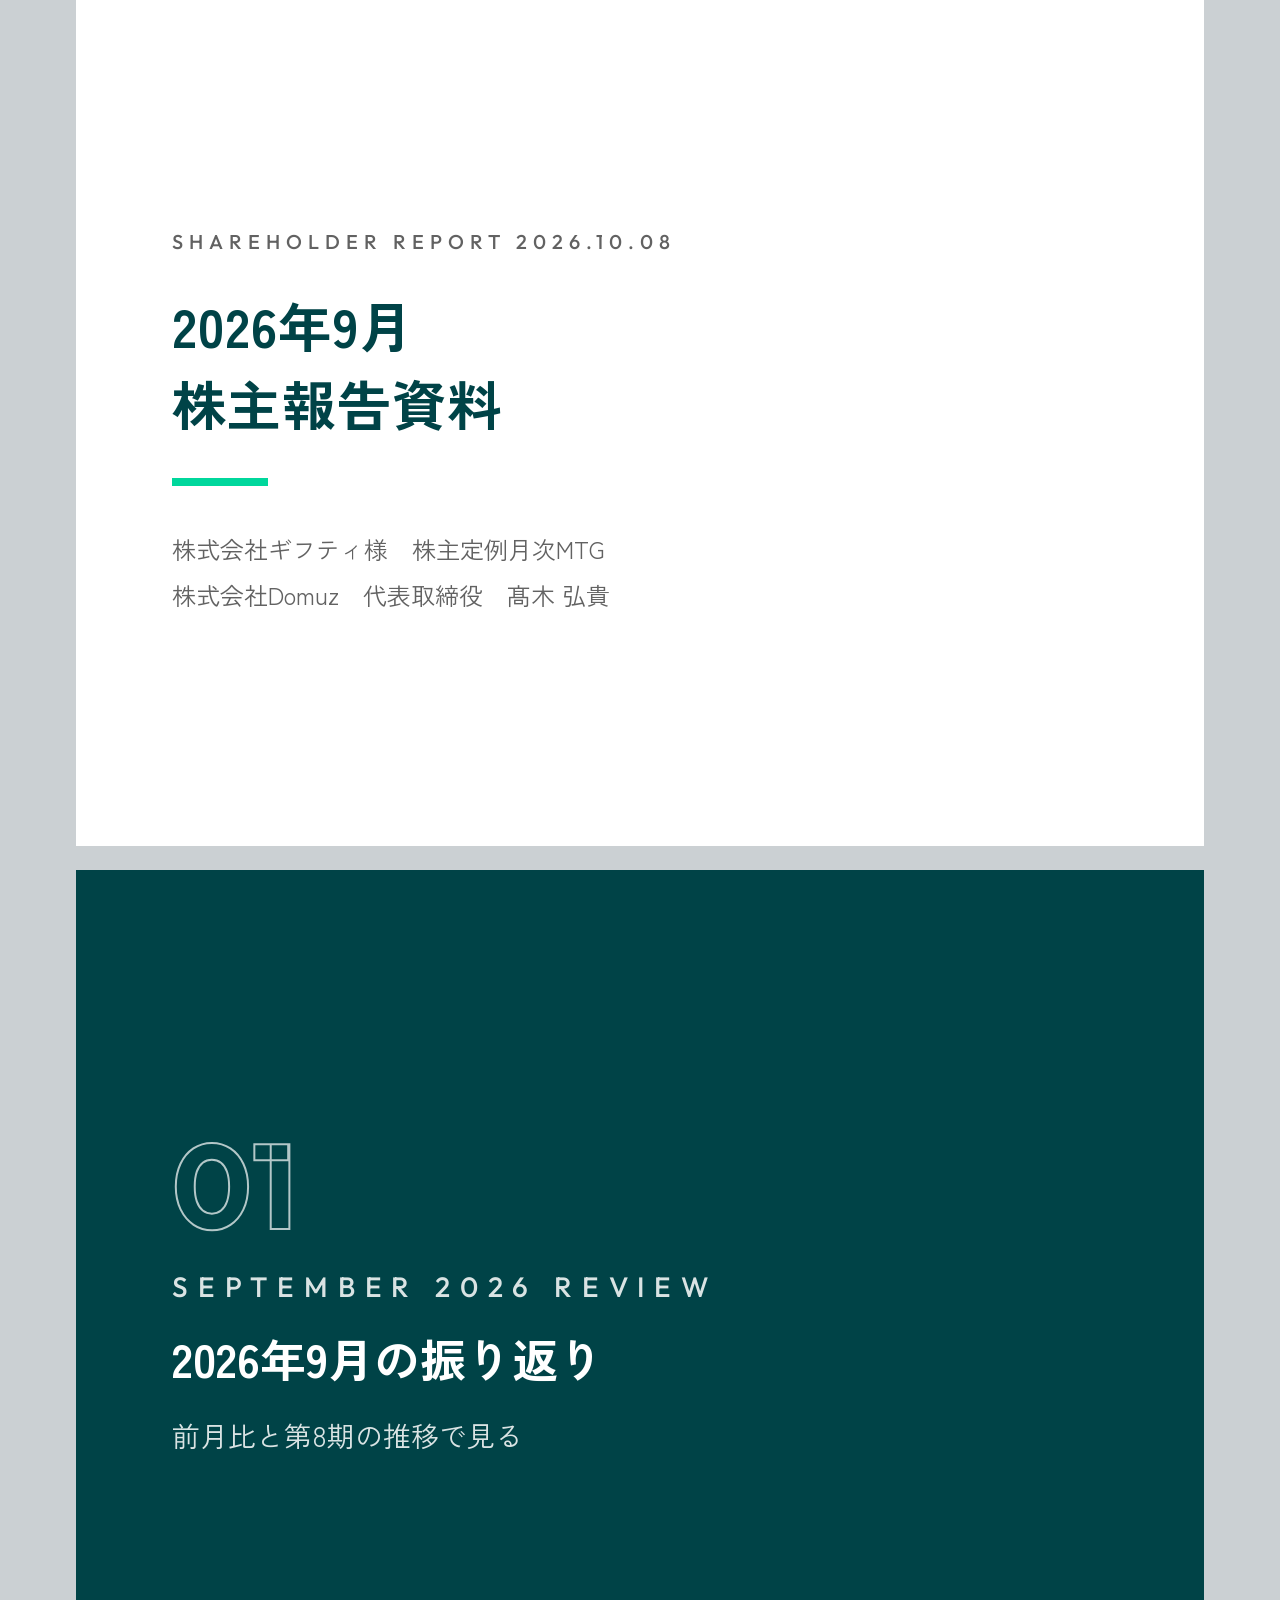
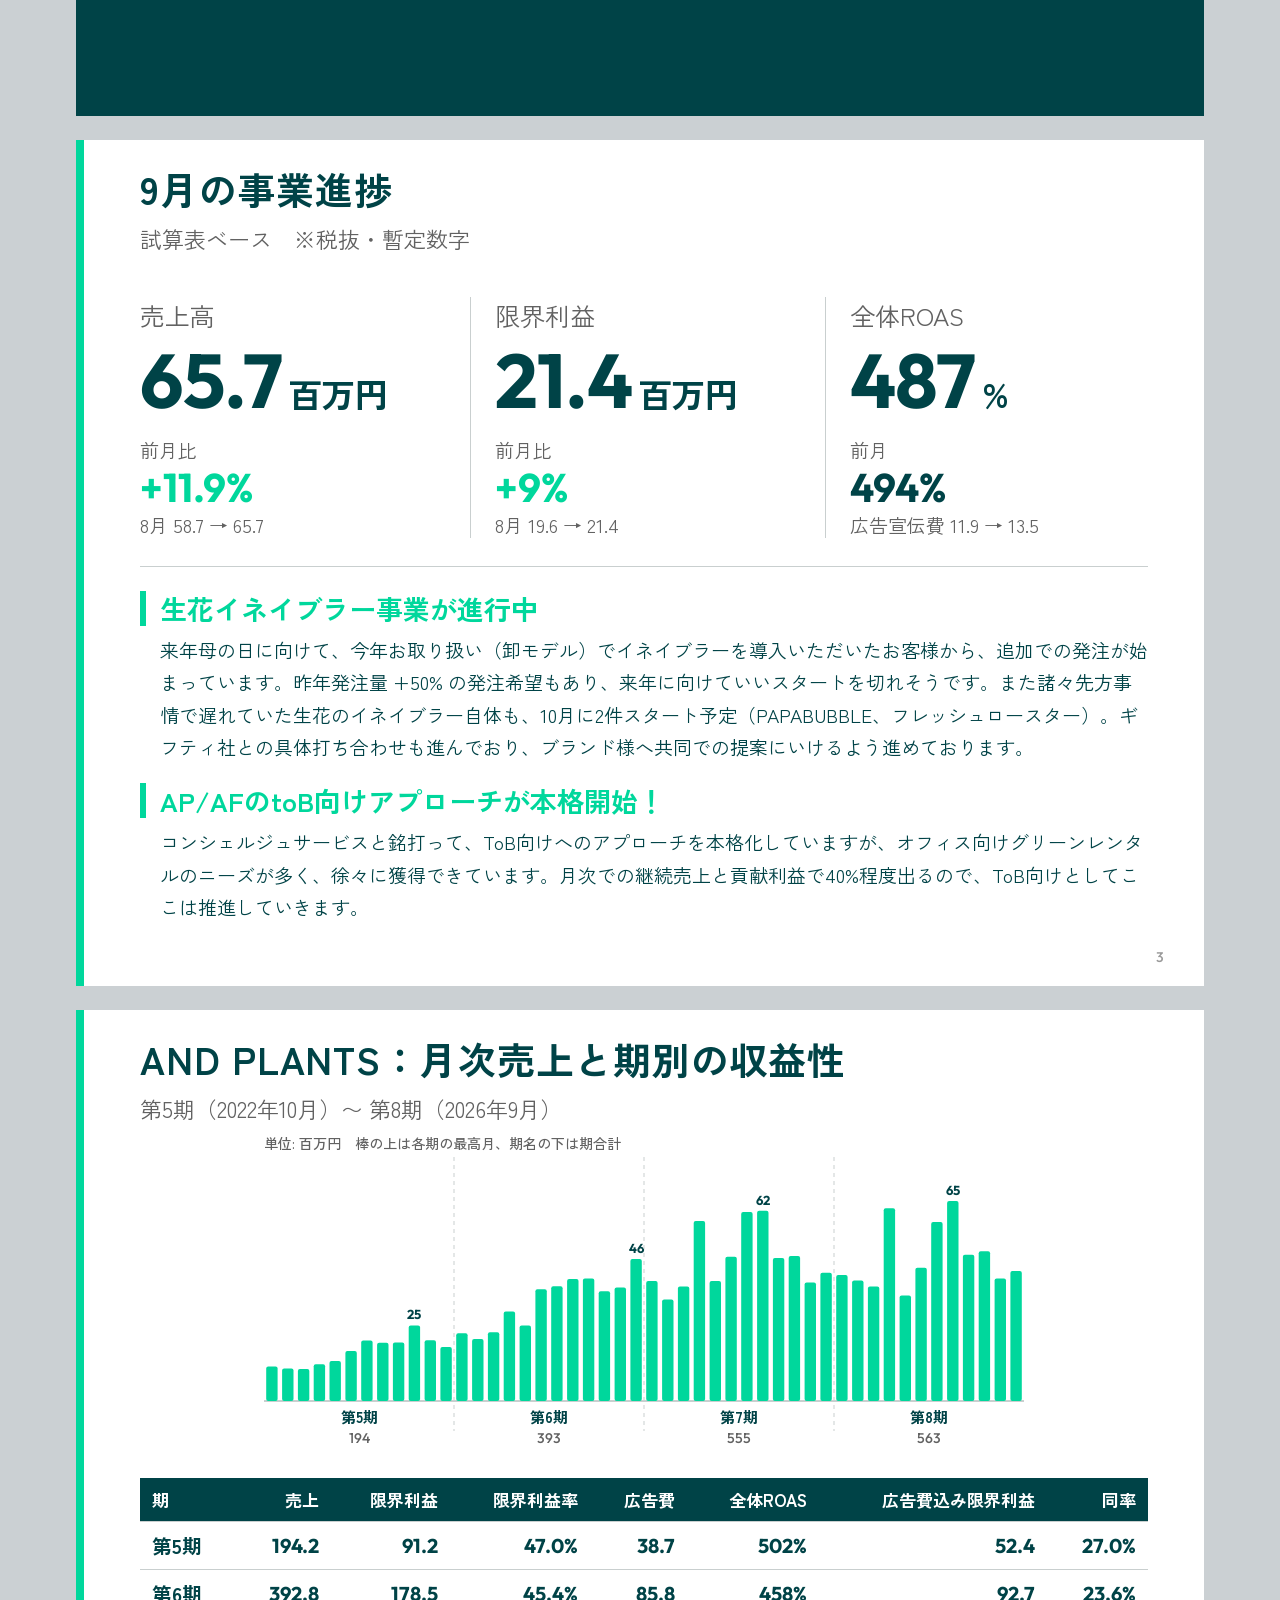
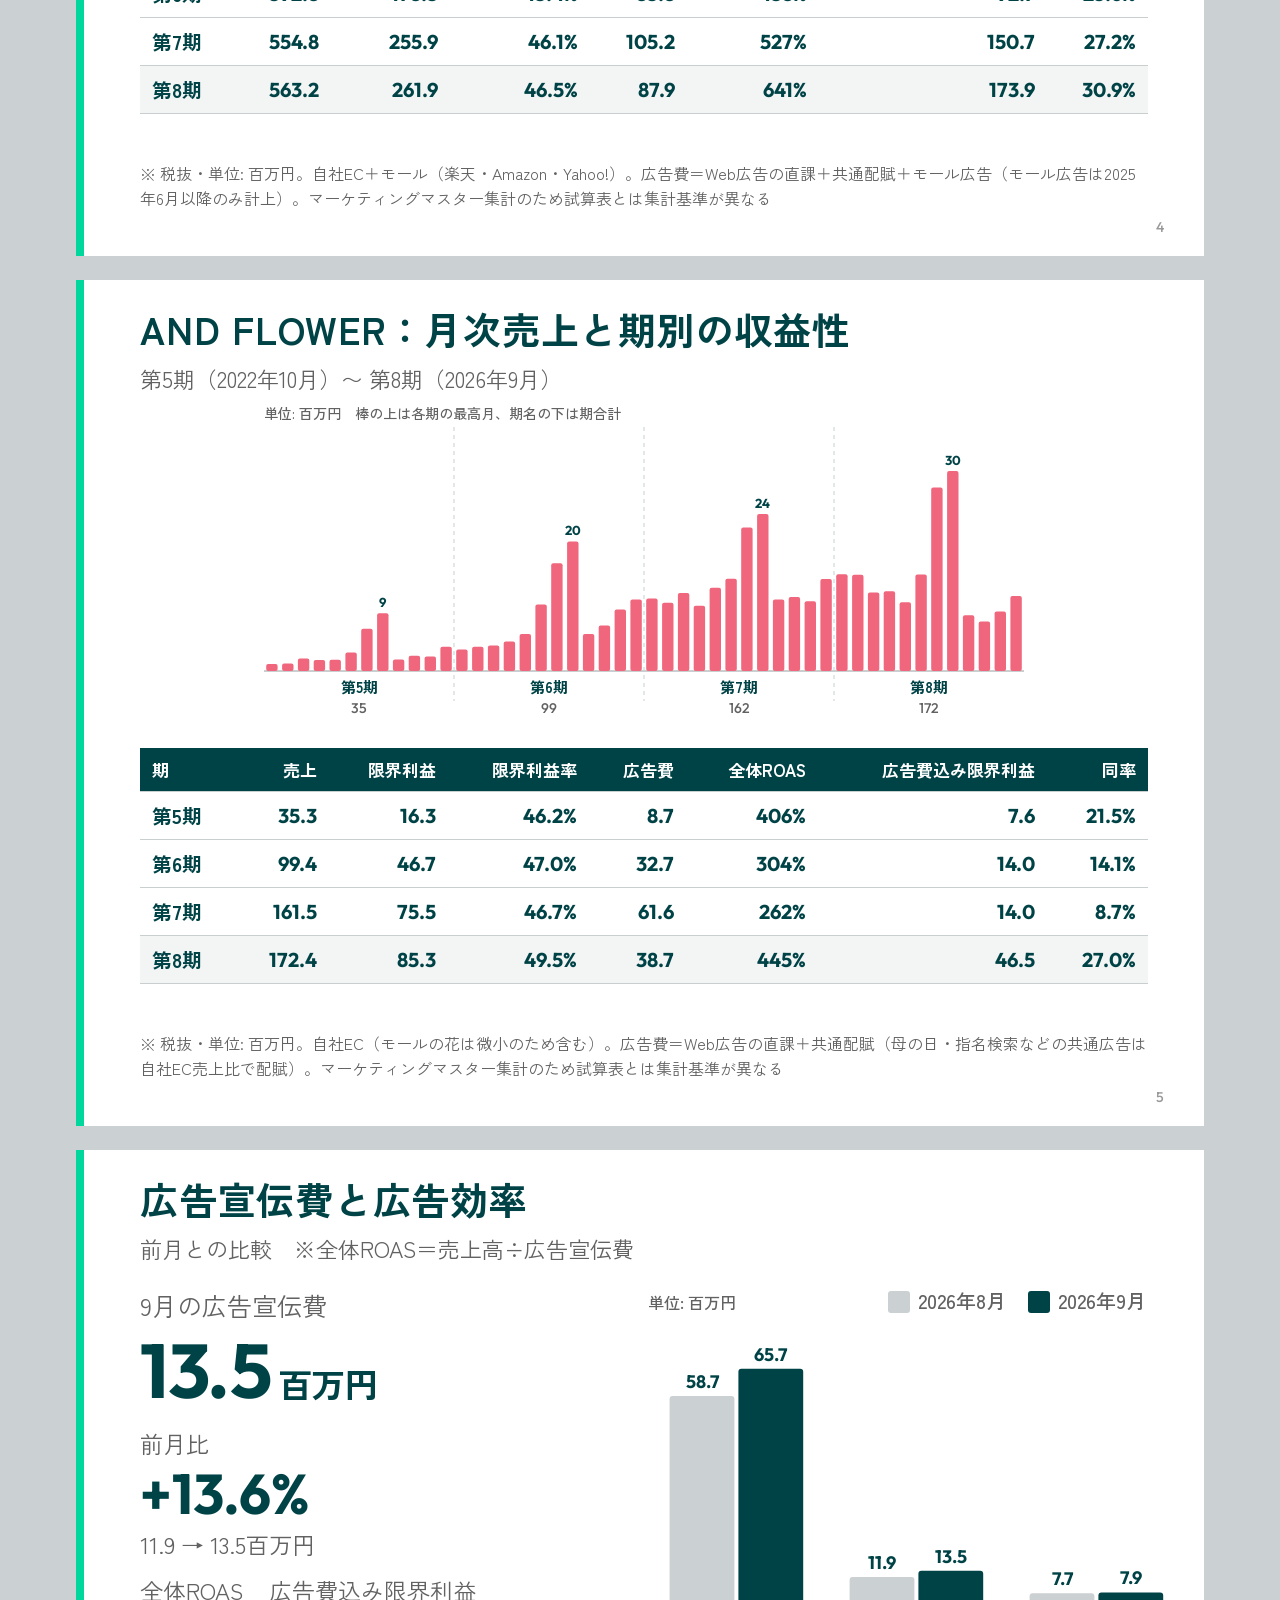
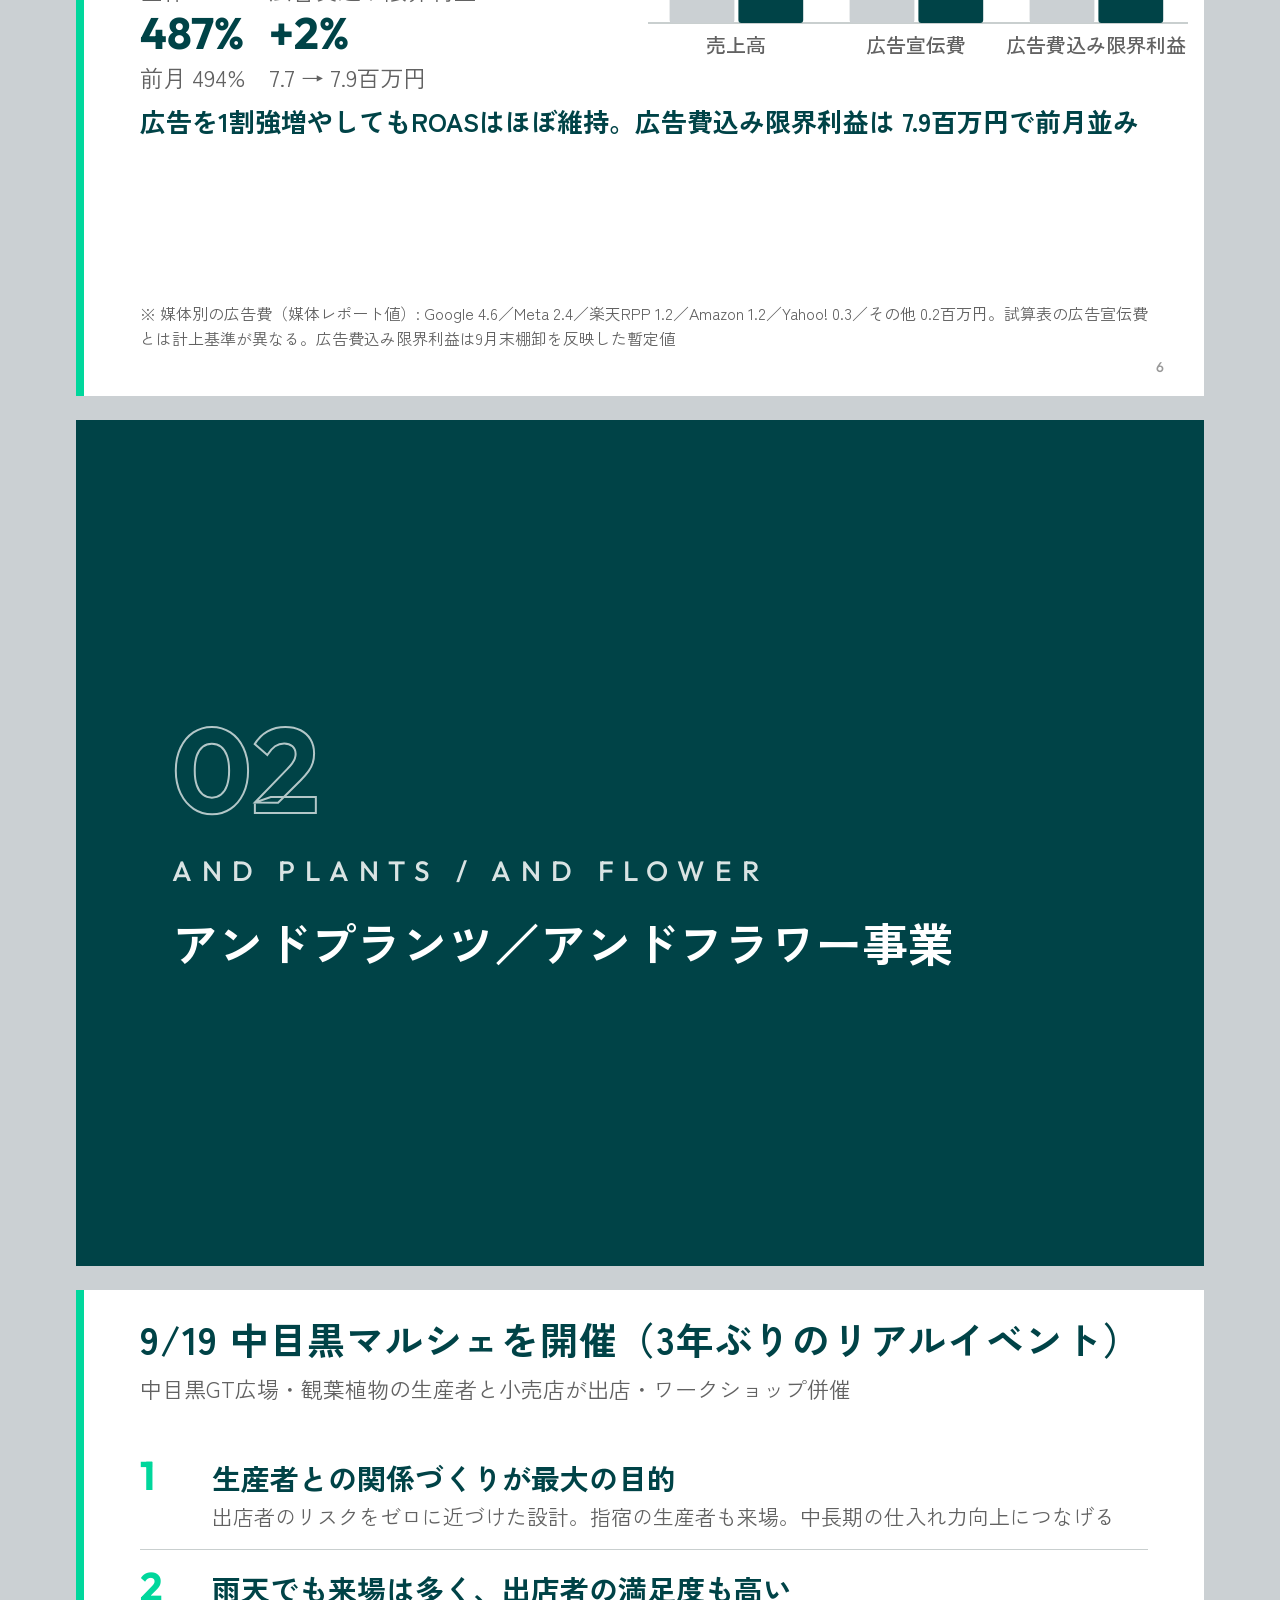
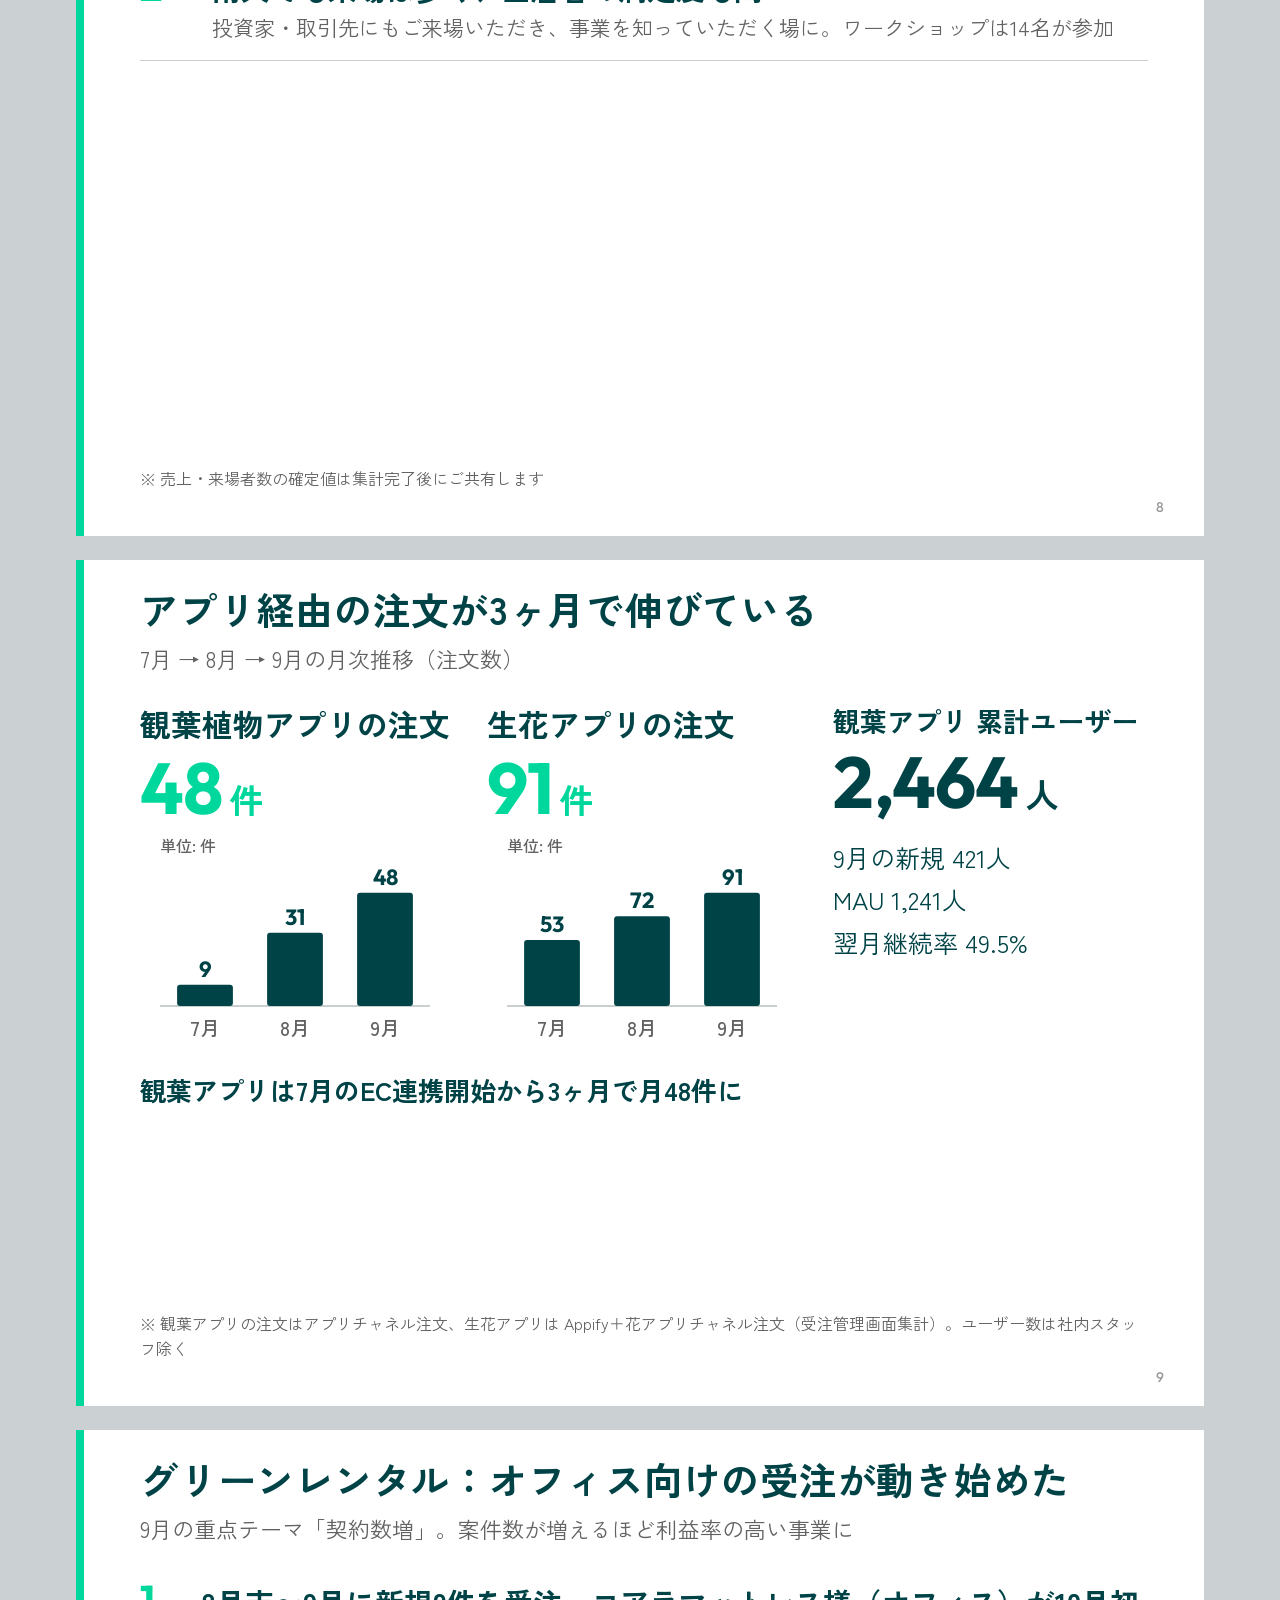
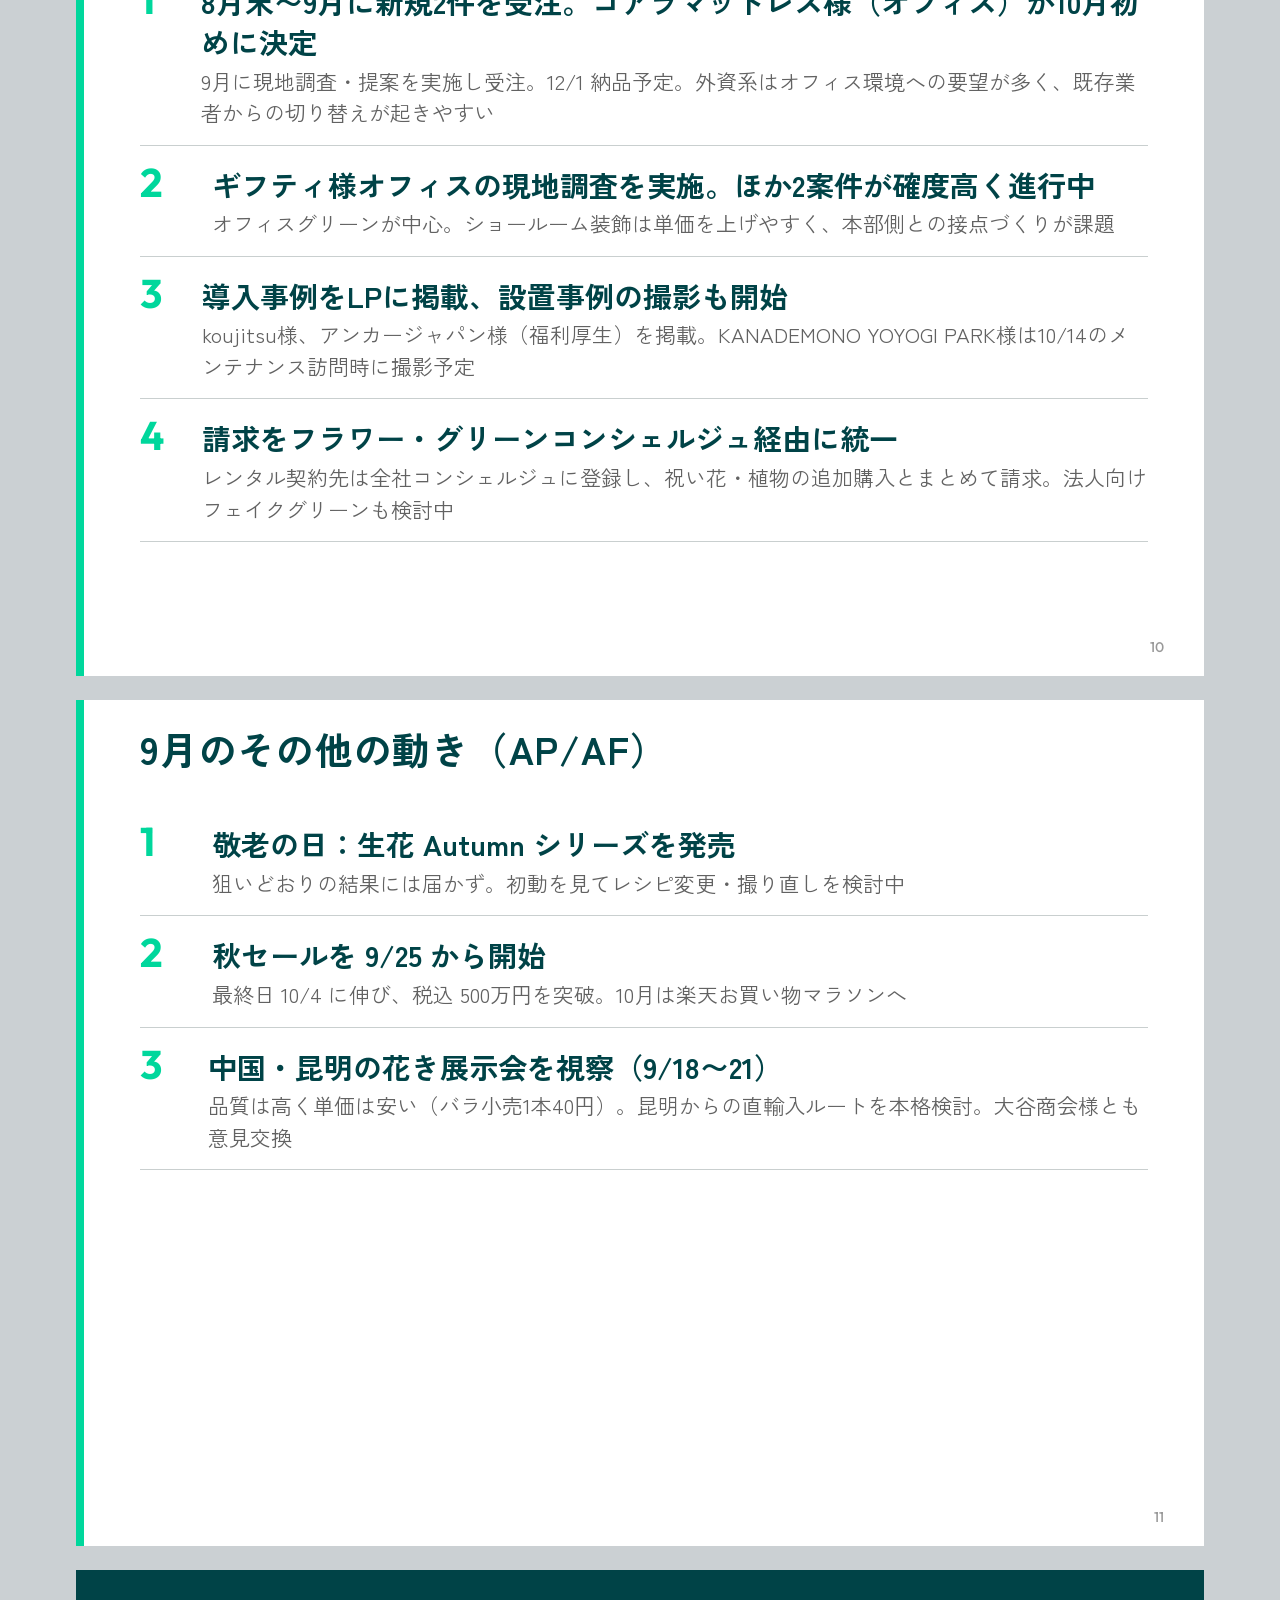
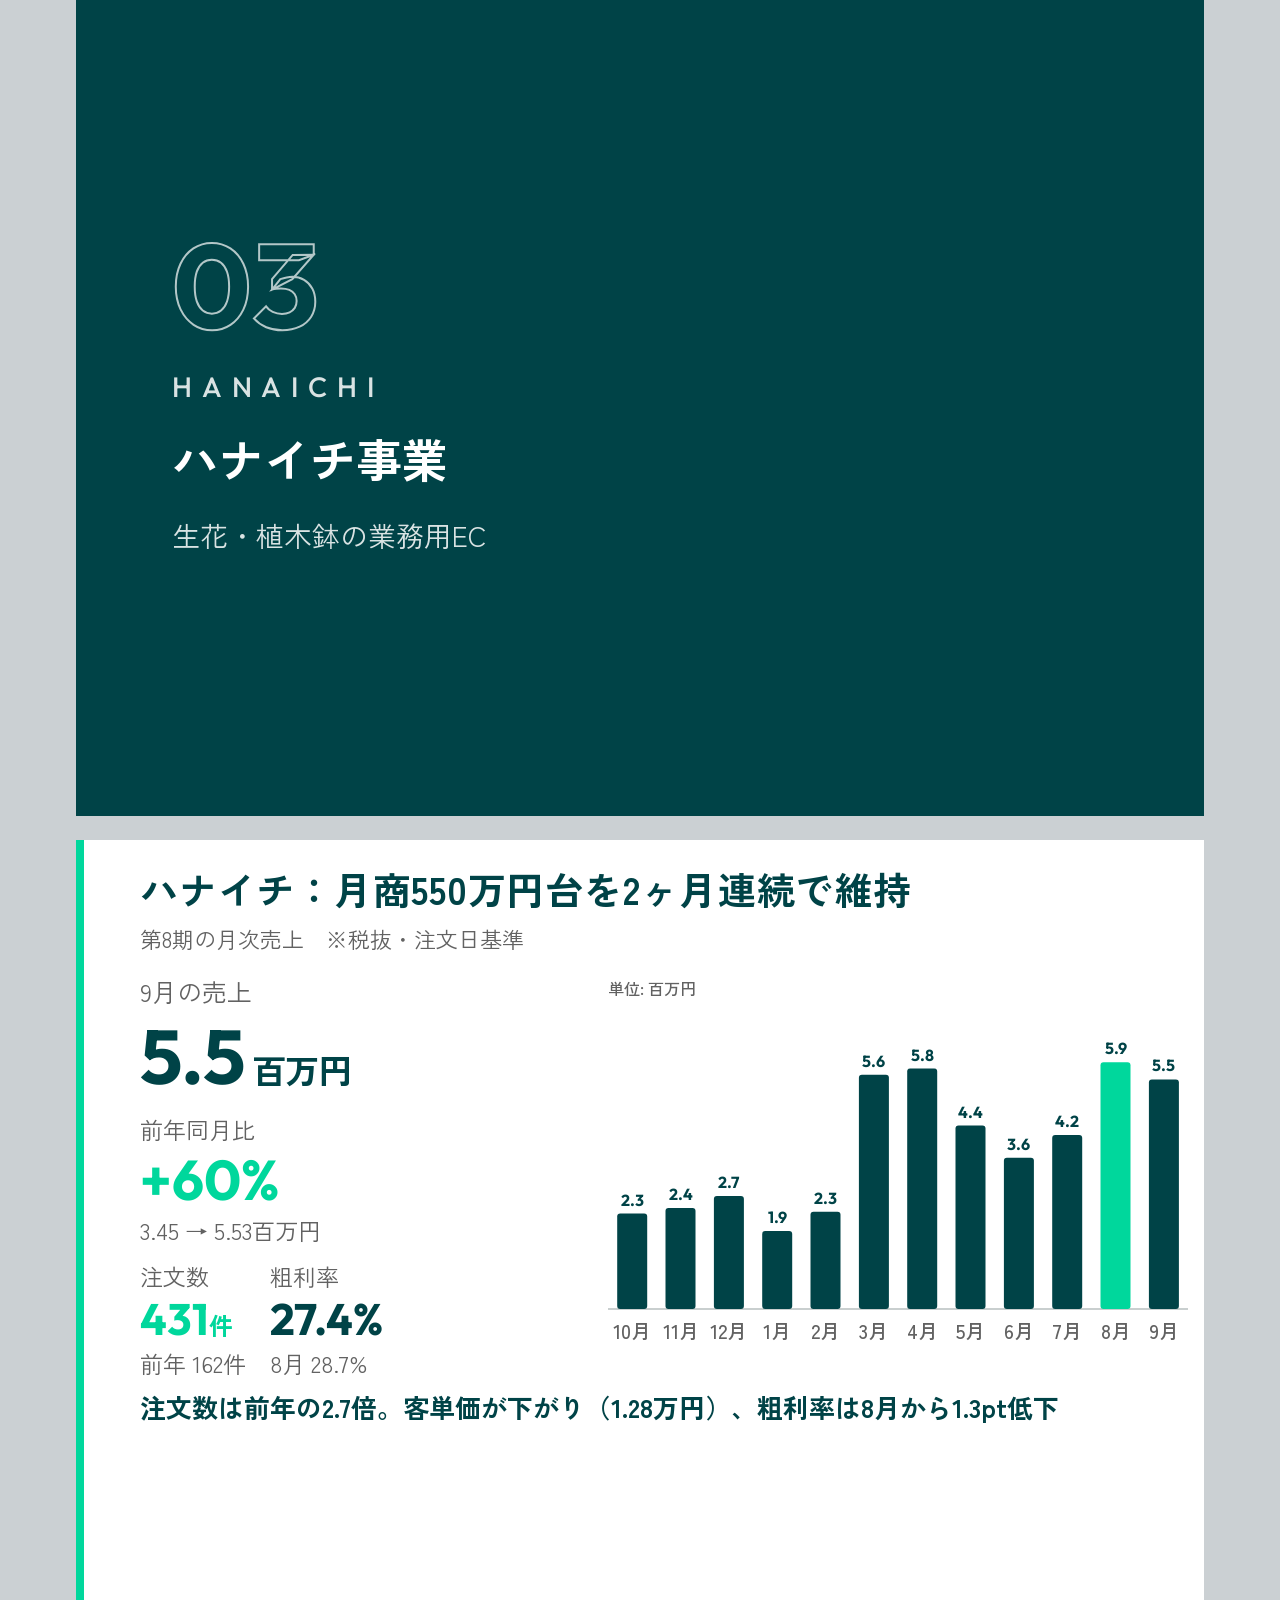
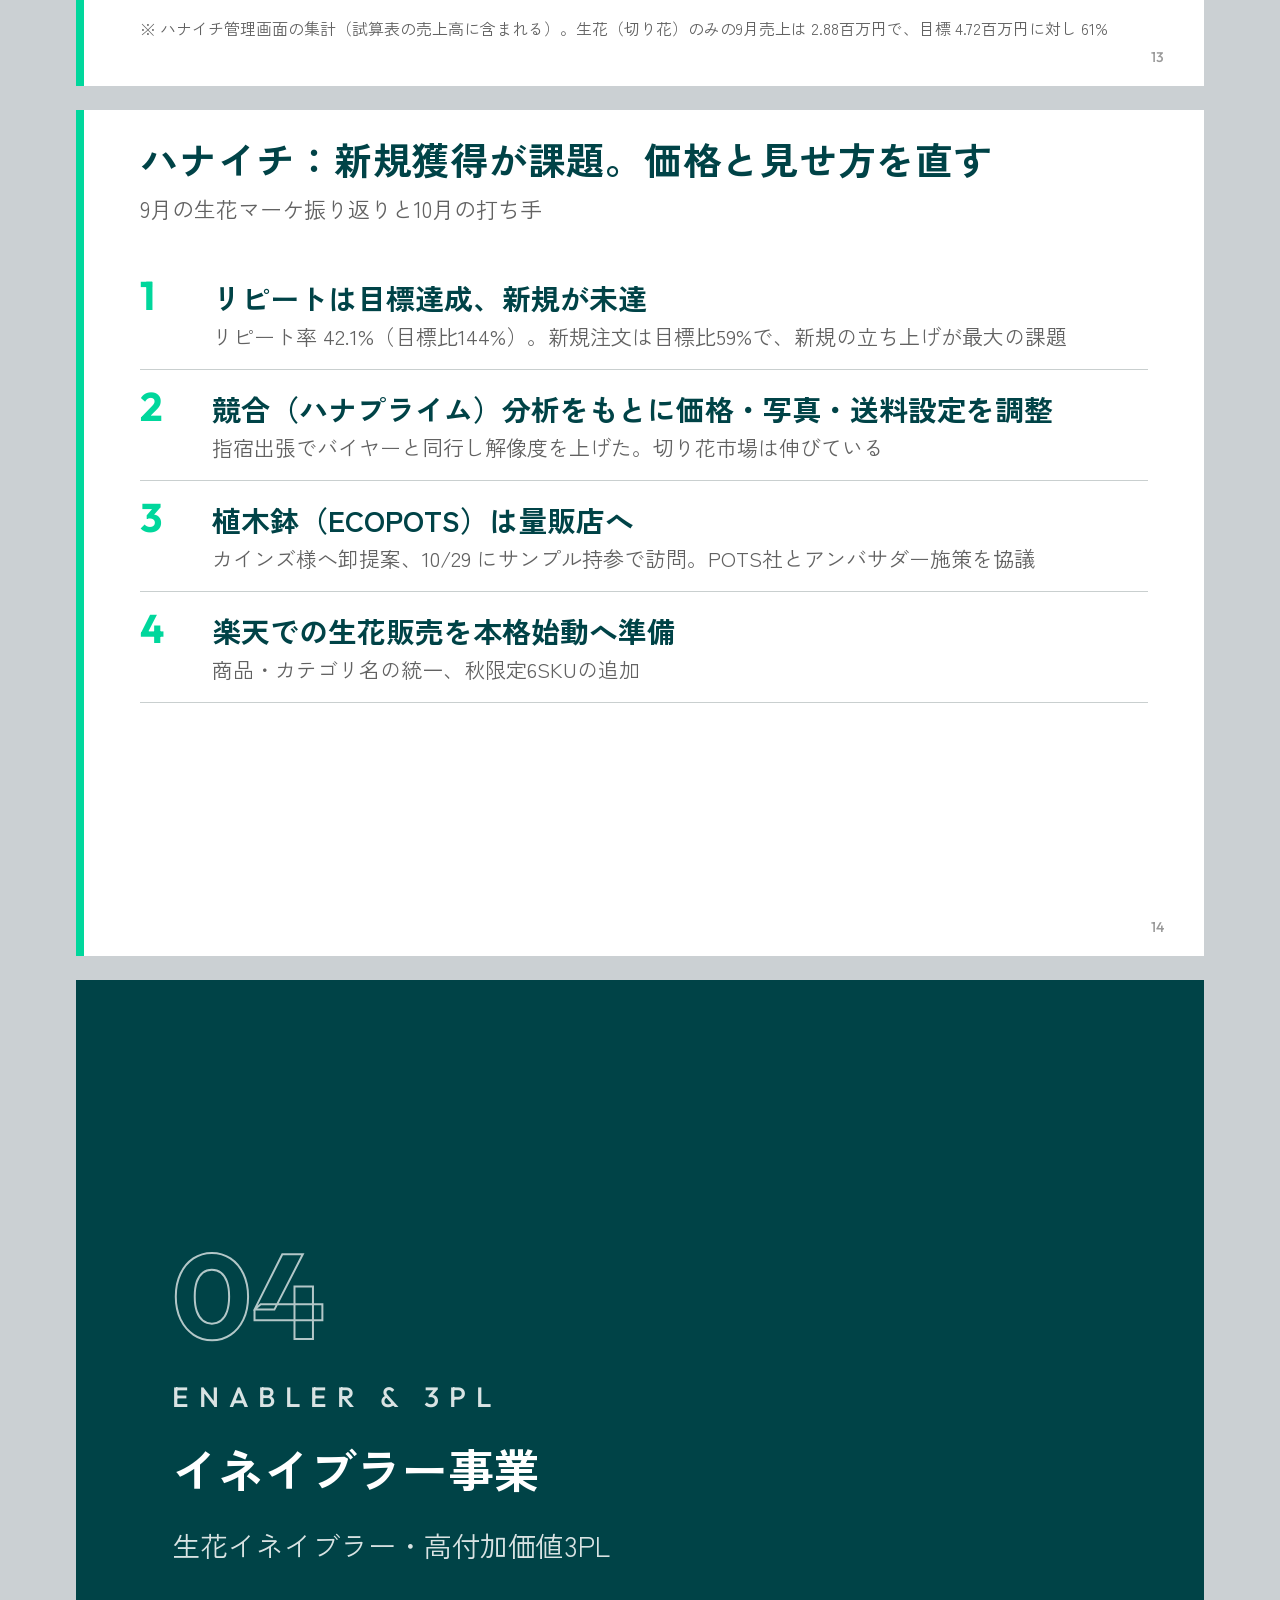
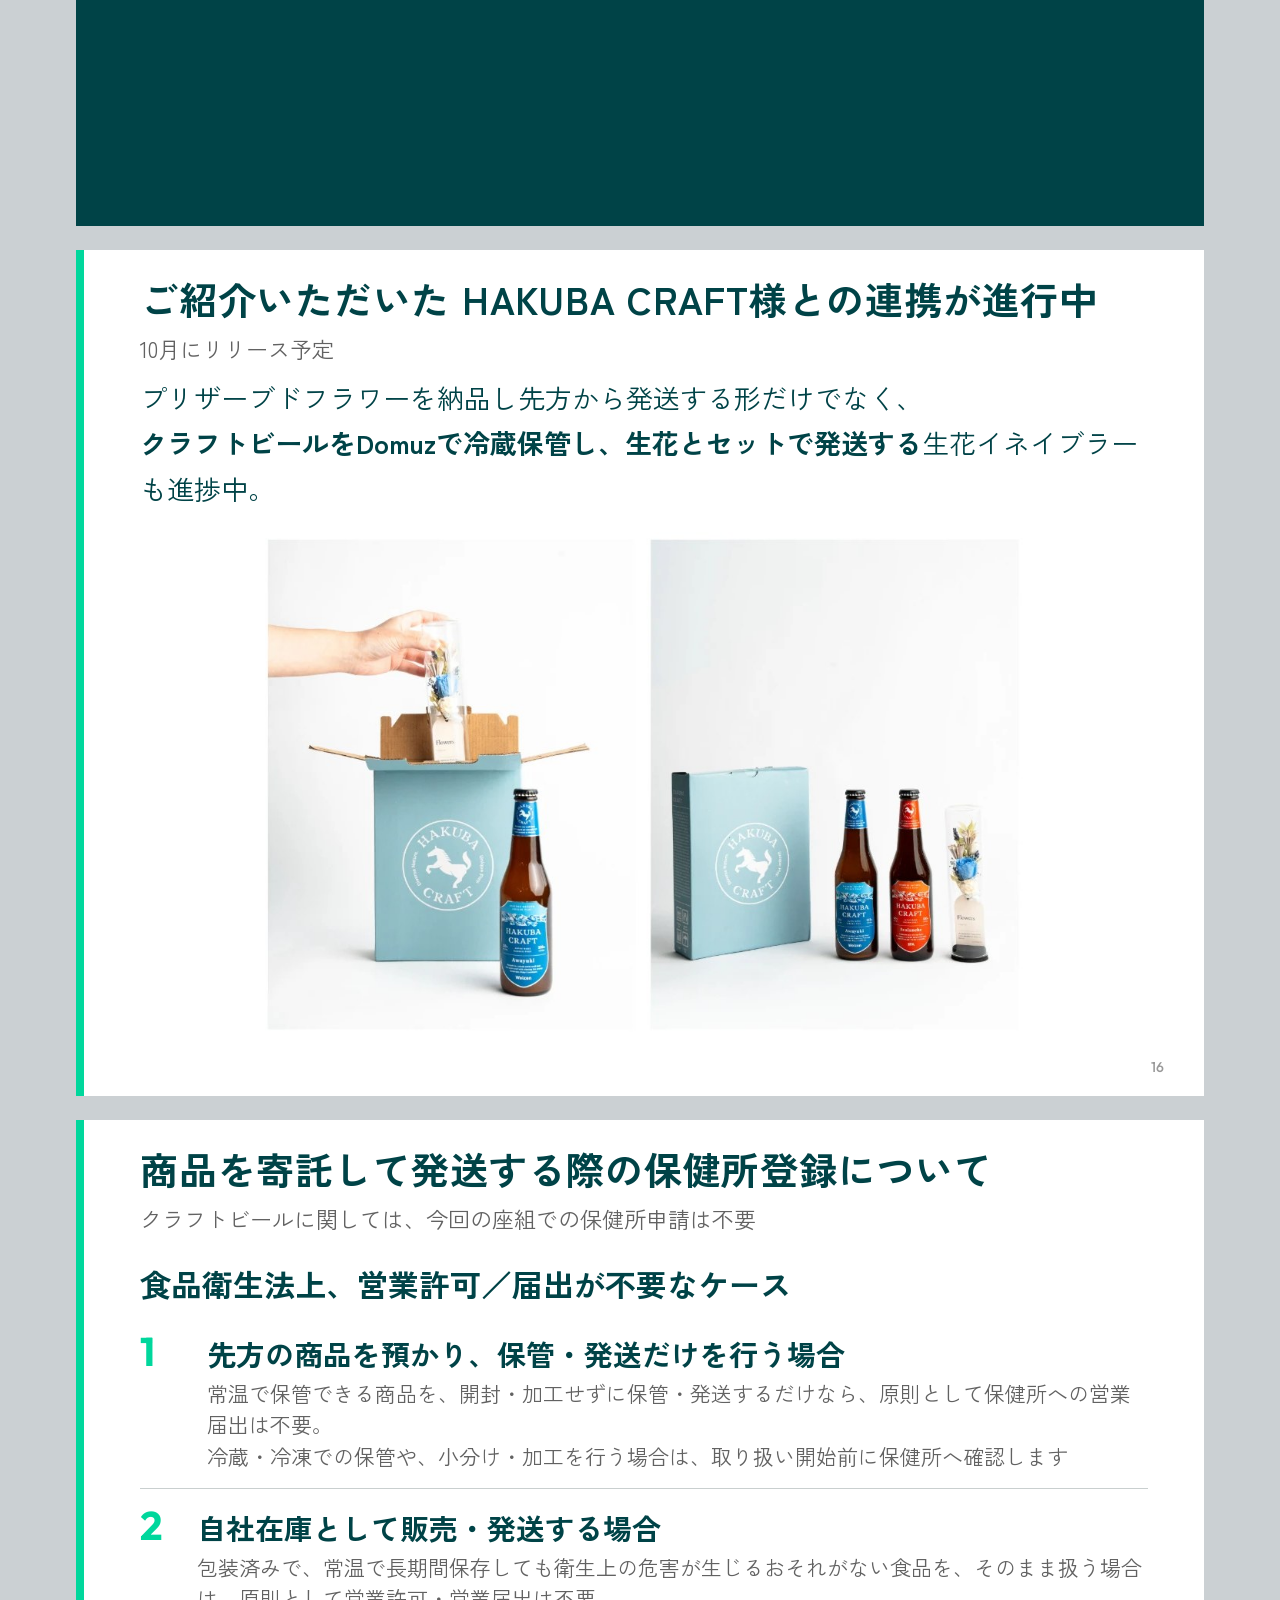
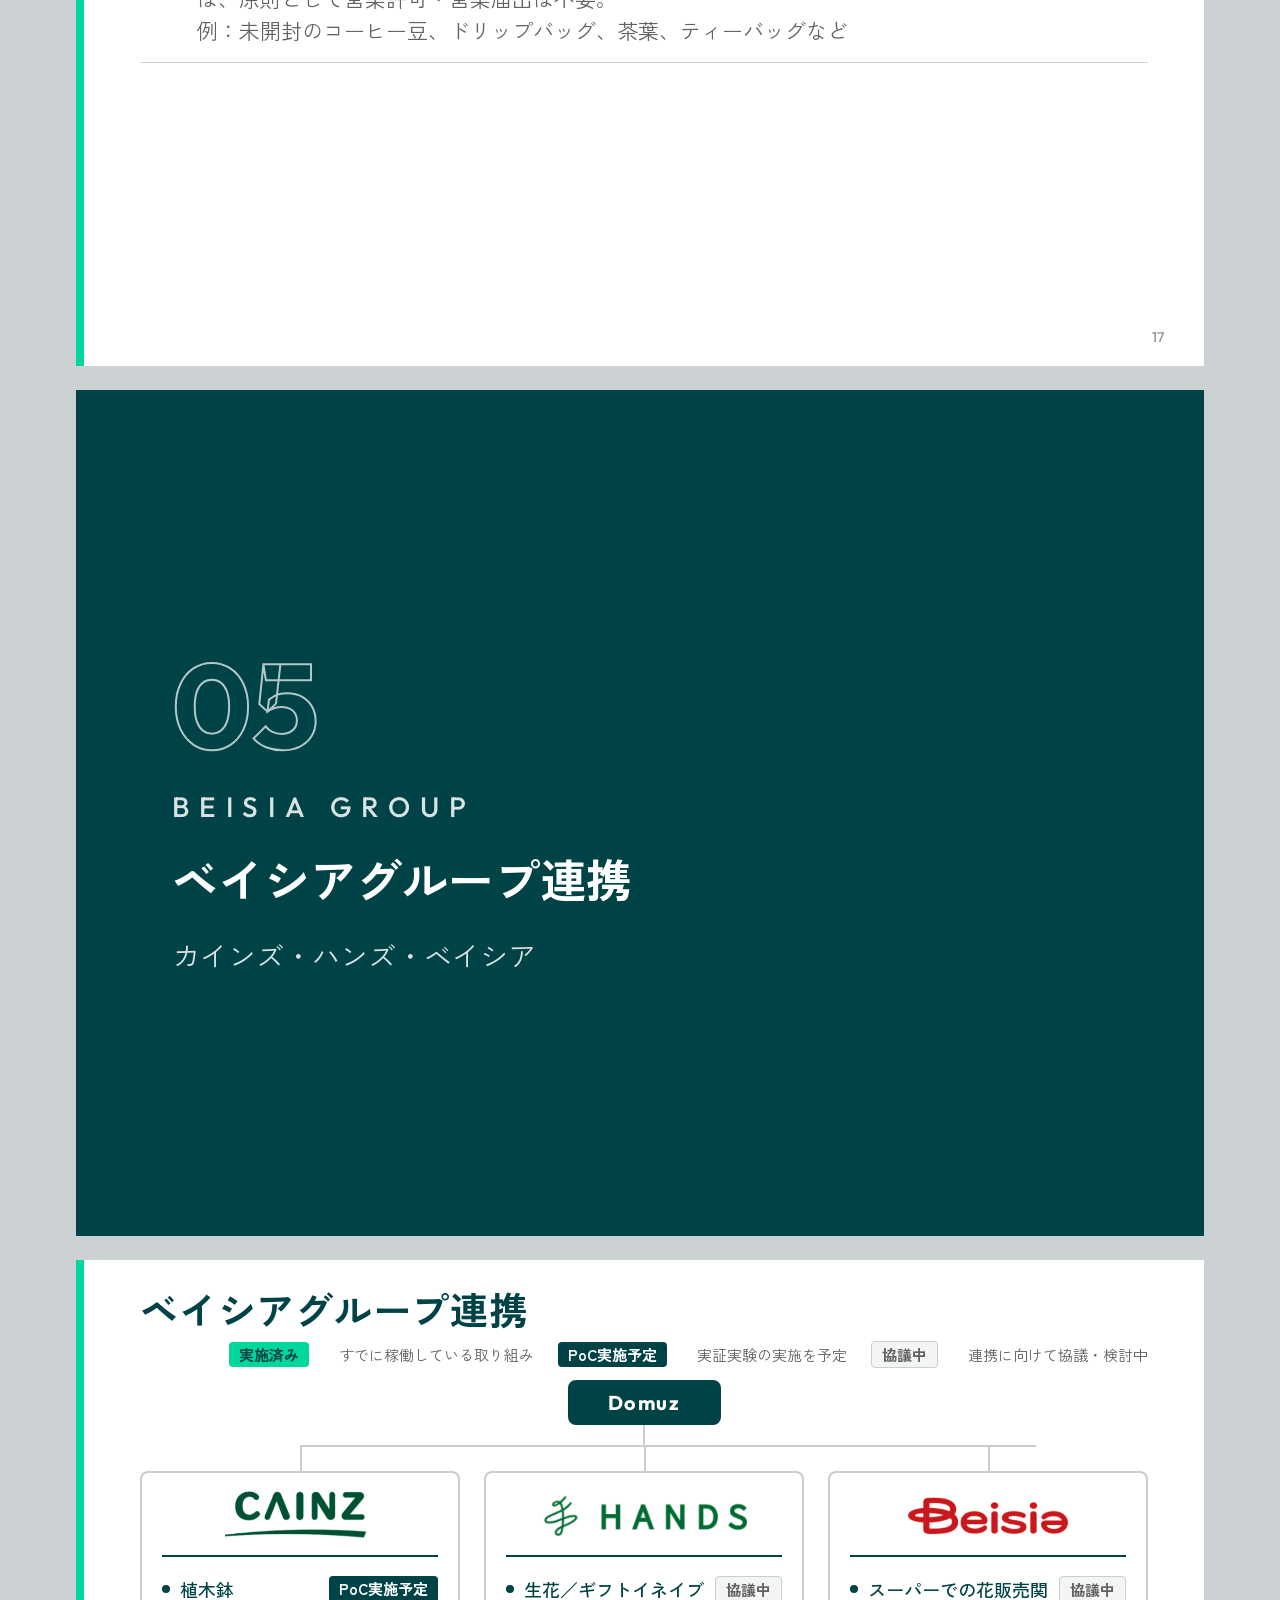
<file: shareholder-2026-09/index.html>
<!DOCTYPE html>
<html lang="ja">
<head>
<meta charset="UTF-8">
<title>20261008_ギフティ様_株主報告_2026年9月</title>
<!--
  Domuz デザインシステム v2 — 発表スライド雛形（社内発表・合宿・締め会・経営MTG）
  ・提案資料には使わない（提案資料は proposal.template.html）
  ・4:3 1128×846px。プロジェクター投影前提。1 <section class="page"> = 1スライド = 1メッセージ
  ・文字: タイトル38px／大数字76〜85px／比較値44〜56px／主張文46px／本文25〜31px。15px未満は注記のみ
  ・グラフは presentation_charts.py でSVG生成して貼る。色はCSS変数のみ
  ・PDF: Chrome --headless=new --print-to-pdf（domuz_design_system.md §8-2）
-->
<link rel="preconnect" href="https://fonts.googleapis.com">
<link href="https://fonts.googleapis.com/css2?family=Outfit:wght@400;600;700&family=Zen+Kaku+Gothic+New:wght@400;500;700&display=swap" rel="stylesheet">
<style>
  /* ========== 0. トークン（Figma準拠＋発表スライド拡張。変更禁止） ========== */
  :root {
    --brand-primary: #004347;
    --brand-secondary: #00D79C;
    --brand-tertiary: #FFFF79;
    --brand-flower: #EF667D; /* AND FLOWER（締め会デッキ準拠） */
    --text-primary: #004347;
    --text-secondary: #626262;
    --text-strong: #E16464;
    --text-alert: #CC0033;
    --text-on-fill: #FFFFFF;
    --text-muted: #999999;
    --bg-white: #FFFFFF;
    --bg-light: #F3F4F4;
    --bg-gray: #CBD0D3;
    --bg-dull-green: #7A9B9B;
    --bg-moss: #004347;
    --border-light: #C9CFCF;
    --font-en: "Outfit", "Century Gothic Pro", "Futura", sans-serif;
    --font-ja: "Zen Kaku Gothic New", "Hiragino Sans", "Hiragino Kaku Gothic ProN", sans-serif;
  }
  * { margin: 0; padding: 0; box-sizing: border-box; }
  @page { size: 1128px 846px; margin: 0; }
  html, body { font-family: var(--font-ja); color: var(--text-primary); background: var(--bg-gray); font-weight: 500; }
  @media print { html, body { background: var(--bg-white); } }
  .en { font-family: var(--font-en); }
  .page { width: 1128px; height: 846px; position: relative; overflow: hidden; background: var(--bg-white); padding: 24px 56px 40px 64px; margin: 0 auto 24px; page-break-after: always; break-after: page; }
  @media print { .page { margin: 0; } .page:last-child { page-break-after: auto; } }
  .page::before { content: ""; position: absolute; left: 0; top: 0; bottom: 0; width: 8px; background: var(--brand-secondary); }
  .page.cover::before, .page.sec::before { content: none; }
  .pn { position: absolute; right: 40px; bottom: 20px; font-family: var(--font-en); font-size: 14px; color: var(--text-muted); }

  /* タイトル（24pt≒38px） */
  h1 { font-size: 38px; font-weight: 700; line-height: 1.3; letter-spacing: 0.02em; margin-bottom: 8px; }
  .cap { font-size: 22px; color: var(--text-secondary); font-weight: 400; line-height: 1.6; }
  .hr { height: 1px; background: var(--border-light); margin: 32px 0; }

  /* 数字（54pt≒85px／36pt≒56px／15pt≒24px） */
  .lbl { font-size: 25px; color: var(--text-secondary); font-weight: 400; margin-bottom: 4px; }
  .big { font-family: var(--font-en); font-size: 85px; font-weight: 700; line-height: 1.15; letter-spacing: -0.01em; }
  .big small { font-family: var(--font-ja); font-size: 34px; font-weight: 700; margin-left: 6px; }
  .big.pos { color: var(--brand-secondary); }
  .big.neg { color: var(--text-strong); }
  .yoys { display: flex; gap: 40px; margin-top: 20px; }
  .yoy { min-width: 280px; }
  .yoy .yl { font-size: 23px; color: var(--text-secondary); font-weight: 400; }
  .yoy .yv { font-family: var(--font-en); font-size: 56px; font-weight: 700; line-height: 1.2; }
  .yoy .yv.pos { color: var(--brand-secondary); }
  .yoy .yv.neg { color: var(--text-strong); }
  .yoy .yn { font-size: 23px; color: var(--text-secondary); font-weight: 400; }
  .line { font-size: 26px; font-weight: 700; margin-top: 24px; }

  /* 主張文（30pt≒47px）・本文（20pt≒31px／16pt≒25px） */
  .stmt { font-size: 46px; font-weight: 700; line-height: 1.55; letter-spacing: 0.02em; }
  .stmt.g { color: var(--brand-secondary); }
  .stmt .g { color: var(--brand-secondary); }
  .stmt .r { color: var(--text-strong); }
  .sub { font-size: 31px; font-weight: 700; line-height: 1.5; }
  .body { font-size: 31px; font-weight: 400; line-height: 1.7; }
  .body b { font-weight: 700; }
  .small { font-size: 25px; font-weight: 400; line-height: 1.7; color: var(--text-primary); }
  .note { position: absolute; left: 64px; right: 56px; bottom: 44px; font-size: 16px; color: var(--text-secondary); font-weight: 400; line-height: 1.6; }
  .arrow { color: var(--brand-secondary); font-family: var(--font-en); }
  .two { display: flex; gap: 48px; }
  .two > div { flex: 1; min-width: 0; }
  .vcenter { display: flex; flex-direction: column; justify-content: center; height: 100%; padding-bottom: 40px; }
  .mt { margin-top: 32px; } .mt2 { margin-top: 56px; }

  /* 表紙・章 */
  .cover { padding: 0 96px; display: flex; flex-direction: column; justify-content: center; }
  .cover .eyebrow { font-family: var(--font-en); font-size: 20px; letter-spacing: 0.3em; color: var(--text-secondary); margin-bottom: 32px; }
  .cover h1 { font-size: 54px; line-height: 1.45; margin-bottom: 28px; }
  .cover .rule { width: 96px; height: 8px; background: var(--brand-secondary); margin: 8px 0 40px; }
  .cover .meta { font-size: 24px; color: var(--text-secondary); font-weight: 400; line-height: 1.9; }
  .sec { background: var(--bg-moss); color: var(--text-on-fill); display: flex; flex-direction: column; justify-content: center; padding: 0 96px; }
  .sec .num { font-family: var(--font-en); font-size: 120px; font-weight: 700; line-height: 1; color: transparent; -webkit-text-stroke: 2px rgba(255,255,255,0.7); margin-bottom: 24px; }
  .sec .en-t { font-family: var(--font-en); font-size: 28px; letter-spacing: 0.35em; text-transform: uppercase; opacity: 0.85; margin-bottom: 20px; }
  .sec .ja-t { font-size: 46px; font-weight: 700; line-height: 1.5; }

  /* タイムライン */
  .tl { display: flex; margin-top: 48px; }
  .tl > div { flex: 1; position: relative; padding-top: 40px; margin-right: 12px; }
  .tl > div:last-child { margin-right: 0; }
  .tl > div::before { content: ""; position: absolute; top: 8px; left: 0; width: 20px; height: 20px; border-radius: 50%; background: var(--brand-primary); }
  .tl > div::after { content: ""; position: absolute; top: 17px; left: 28px; right: -6px; height: 3px; background: var(--border-light); }
  .tl > div:last-child::after { content: none; }
  .tl > div.goal::before { background: var(--brand-secondary); }
  .tl .d { font-family: var(--font-en); font-size: 28px; font-weight: 700; margin-bottom: 8px; }
  .tl .l { font-size: 22px; font-weight: 700; line-height: 1.5; }

  /* 5つの足 */
  .five { display: flex; gap: 24px; margin-top: 40px; }
  .five div { flex: 1; min-width: 0; }
  .five .n { font-family: var(--font-en); font-size: 64px; font-weight: 700; line-height: 1.1; color: var(--brand-secondary); }
  .five .n small { font-family: var(--font-ja); font-size: 26px; margin-left: 2px; }
  .five .t { font-size: 23px; font-weight: 700; margin: 6px 0 8px; line-height: 1.4; min-height: 64px; }
  .five .f { font-size: 19px; color: var(--text-secondary); font-weight: 400; margin-top: 6px; line-height: 1.5; }

  /* 事業地図 */
  .map-new { display: flex; gap: 20px; }
  .map-new div { flex: 1; border: 2px solid var(--border-light); border-radius: 8px; padding: 22px 12px; text-align: center; font-size: 25px; font-weight: 700; }
  .map-arw { text-align: center; font-family: var(--font-en); font-size: 40px; color: var(--brand-secondary); line-height: 1; padding: 20px 0; }
  .map-base { background: var(--bg-moss); color: var(--text-on-fill); border-radius: 8px; padding: 36px 40px; text-align: center; }
  .map-base .n { font-size: 40px; font-weight: 700; letter-spacing: 0.04em; }
  .map-base .s { font-size: 22px; opacity: 0.9; margin-top: 8px; font-weight: 400; }

  /* 表（3指標） */
  table { width: 100%; border-collapse: collapse; margin-top: 24px; }
  th, td { padding: 22px 20px; font-size: 28px; border-bottom: 1px solid var(--border-light); text-align: left; }
  th { font-size: 22px; color: var(--text-secondary); font-weight: 400; }
  td.n { font-family: var(--font-en); font-size: 48px; font-weight: 700; text-align: right; }
  td.n small { font-family: var(--font-ja); font-size: 24px; margin-left: 4px; }
  td.n.pos { color: var(--brand-secondary); }
  td.n.r { color: var(--text-strong); }

  /* 3本柱・フロー */
  .pillars .p { display: flex; align-items: baseline; gap: 24px; padding: 22px 0; border-bottom: 1px solid var(--border-light); }
  .pillars .p .i { font-family: var(--font-en); font-size: 48px; font-weight: 700; color: var(--brand-secondary); width: 56px; line-height: 1; }
  .pillars .p .t { font-size: 34px; font-weight: 700; line-height: 1.4; }
  .pillars .p .s { font-size: 22px; color: var(--text-secondary); font-weight: 400; margin-top: 6px; line-height: 1.5; }
  .flow { display: flex; align-items: center; gap: 20px; margin-top: 48px; }
  .flow .st { flex: 1; text-align: center; }
  .flow .st .k { font-family: var(--font-en); font-size: 18px; letter-spacing: 0.2em; color: var(--text-secondary); margin-bottom: 10px; }
  .flow .st .t { font-size: 34px; font-weight: 700; }
  .flow .st .s { font-size: 21px; color: var(--text-secondary); font-weight: 400; margin-top: 10px; line-height: 1.6; }
  .flow .a { font-family: var(--font-en); font-size: 36px; color: var(--brand-secondary); }

  /* 余地バー */
  .rb { position: relative; height: 72px; background: var(--bg-light); border-radius: 8px; overflow: hidden; margin-top: 16px; }
  .rb .f { position: absolute; left: 0; top: 0; bottom: 0; background: var(--brand-primary); }
  .rb .f.r { background: var(--text-strong); }
  .rb .cl { position: absolute; left: 20px; top: 50%; transform: translateY(-50%); color: var(--text-on-fill); font-size: 24px; font-weight: 700; white-space: nowrap; }
  .rb .cr { position: absolute; right: 20px; top: 50%; transform: translateY(-50%); font-size: 24px; font-weight: 700; white-space: nowrap; }

  .dots { display: grid; grid-template-columns: repeat(20, 1fr); gap: 6px; width: 520px; margin: 0 auto; }
  .dots i { display: block; aspect-ratio: 1; border-radius: 50%; background: var(--bg-gray); }
  .dots i.r { background: var(--text-strong); }
  .people { display: flex; gap: 14px; margin-top: 32px; }
  .people i { flex: 1; height: 120px; border-radius: 10px; background: var(--bg-light); }
  .people i.on { background: var(--brand-primary); }
  .dist .row { display: flex; align-items: center; gap: 16px; margin-bottom: 14px; }
  .dist .row .k { width: 64px; font-family: var(--font-en); font-size: 24px; font-weight: 700; }
  .dist .row .b { height: 34px; background: var(--brand-primary); border-radius: 4px; }
  .dist .row .b.top { background: var(--brand-secondary); }
  .dist .row .v { font-family: var(--font-en); font-size: 22px; font-weight: 700; margin-left: 4px; white-space: nowrap; }
  /* レビュー */
  .rv-h { display: flex; align-items: center; gap: 16px; margin-bottom: 20px; }
  .rv-h .tag { background: var(--brand-primary); color: var(--text-on-fill); font-size: 18px; font-weight: 700; padding: 6px 16px; border-radius: 4px; }
  .rv-h .tag.alt { background: var(--bg-dull-green); }
  .rv-h .t { font-size: 34px; font-weight: 700; }
  .rv-h .p { font-size: 18px; color: var(--text-secondary); margin-left: auto; font-weight: 400; }
  .rv { font-size: 30px; font-weight: 400; line-height: 1.85; }
  .rv b { font-weight: 700; }
  .stars { display: flex; gap: 32px; margin-top: 40px; }
  .stars div { flex: 1; }
  .stars .n { font-family: var(--font-en); font-size: 72px; font-weight: 700; line-height: 1.1; }
  .stars .n small { font-family: var(--font-ja); font-size: 28px; margin-left: 4px; }
  .stars .n.pos { color: var(--brand-secondary); }
  .stars .l { font-size: 22px; color: var(--text-secondary); font-weight: 400; margin-top: 8px; }
  .key { margin-top: 24px; font-size: 25px; color: var(--text-secondary); font-weight: 400; }

  /* セグメント行（左カラムのAP/AF/モール別YoY） */
  .segrow { display: flex; align-items: baseline; gap: 16px; padding: 10px 0; border-bottom: 1px solid var(--border-light); }
  .segrow i { display: inline-block; width: 18px; height: 18px; border-radius: 3px; }
  .segrow .nm { font-size: 22px; font-weight: 700; width: 160px; white-space: nowrap; }
  .segrow .yv2 { font-family: var(--font-en); font-size: 34px; font-weight: 700; width: 110px; white-space: nowrap; }
  .segrow .yv2.pos { color: var(--brand-secondary); }
  .segrow .fr { font-size: 17px; color: var(--text-secondary); white-space: nowrap; }
</style>
<style>
  /* このデッキだけの最小限の追加（本体 §6-2 の型の範囲内） */
  .kpi3 { display: flex; gap: 32px; margin-top: 40px; }
  .kpi3 > div { flex: 1; min-width: 0; border-left: 1px solid var(--border-light); padding-left: 24px; }
  .kpi3 > div:first-child { border-left: none; padding-left: 0; }
  .kpi3 .yoys { gap: 24px; margin-top: 12px; }
  .kpi3 .yoy { min-width: 0; }
  .kpi3 .yoy .yv { font-size: 40px; }
  .kpi3 .yoy .yl, .kpi3 .yoy .yn { font-size: 19px; }
  ul.li { list-style: none; margin-top: 8px; }
  ul.li li { position: relative; padding-left: 28px; font-size: 25px; font-weight: 400; line-height: 1.6; margin-bottom: 10px; }
  ul.li li::before { content: ""; position: absolute; left: 4px; top: 16px; width: 10px; height: 10px; border-radius: 50%; background: var(--brand-secondary); }
  ul.li li b { font-weight: 700; }
  .pillars.tight .p { padding: 16px 0; }
  .pillars.tight .p .t { font-size: 29px; }
  .pillars.tight .p .s { font-size: 21px; margin-top: 4px; }
  .pillars.tight .p .i { font-size: 40px; width: 48px; }
  .status { display: inline-block; font-size: 17px; font-weight: 700; padding: 2px 12px; border-radius: 4px; margin-left: 12px; vertical-align: middle; color: var(--text-on-fill); background: var(--brand-primary); }
  .status.go { background: var(--brand-secondary); color: var(--text-primary); }
  .status.wait { background: var(--bg-dull-green); }
  .vcenter { height: calc(100% - 64px); }
  .sum { margin-top: 20px; }
  .sum .h { font-size: 27px; font-weight: 700; color: var(--brand-secondary); border-left: 6px solid var(--brand-secondary); padding-left: 14px; line-height: 1.3; margin-bottom: 8px; }
  .sum .b { font-size: 19px; font-weight: 400; line-height: 1.7; padding-left: 20px; }
  table.fy { margin-top: 12px; }
  table.fy th, table.fy td { padding: 9px 12px; font-size: 20px; border-bottom: 1px solid var(--border-light); }
  table.fy th { background: var(--bg-moss); color: var(--text-on-fill); font-size: 17px; font-weight: 700; text-align: right; }
  table.fy th:first-child { text-align: left; }
  table.fy td { font-family: var(--font-en); text-align: right; font-weight: 700; }
  table.fy td:first-child { font-family: var(--font-ja); text-align: left; font-weight: 700; }
  table.fy tr.cur td { background: var(--bg-light); }
  .tag { display: inline-block; font-size: 15px; font-weight: 700; padding: 2px 10px; border-radius: 4px; white-space: nowrap; margin-left: auto; }
  .tag.done { background: var(--brand-secondary); color: var(--text-primary); }
  .tag.poc { background: var(--brand-primary); color: var(--text-on-fill); }
  .tag.talk { background: var(--bg-light); color: var(--text-secondary); border: 1px solid var(--border-light); }
  .legend { display: flex; gap: 24px; justify-content: flex-end; font-size: 15px; color: var(--text-secondary); font-weight: 400; align-items: center; }
  .legend .tag { margin-left: 0; margin-right: 6px; }
  .org { text-align: center; margin-top: 12px; }
  .org .root { display: inline-block; background: var(--bg-moss); color: var(--text-on-fill); font-family: var(--font-en); font-size: 20px; font-weight: 700; padding: 10px 40px; border-radius: 8px; letter-spacing: 0.08em; }
  .org .stem { width: 2px; height: 20px; background: var(--border-light); margin: 0 auto; }
  .org .bar { height: 2px; background: var(--border-light); margin: 0 112px 0 160px; }
  .cos { display: flex; gap: 24px; margin-top: 24px; }
  .cos > div { flex: 1; min-width: 0; border: 2px solid var(--border-light); border-radius: 8px; padding: 20px 20px 16px; position: relative; }
  .cos > div::before { content: ""; position: absolute; top: -26px; left: 50%; width: 2px; height: 24px; background: var(--border-light); }
  .cos .drop { width: 2px; height: 20px; background: var(--border-light); margin: 0 auto; }
  .cos .logo { height: 64px; display: flex; align-items: center; justify-content: center; margin-bottom: 12px; border-bottom: 2px solid var(--brand-primary); padding-bottom: 14px; }
  .cos .logo img { max-height: 56px; max-width: 220px; object-fit: contain; }
  .cos ul, .cainz ul { list-style: none; }
  .cos li, .cainz li { display: flex; align-items: flex-start; gap: 10px; font-size: 18px; line-height: 1.5; padding: 7px 0; border-bottom: 1px solid var(--bg-light); }
  .cos li::before, .cainz li::before { content: ""; flex: 0 0 8px; width: 8px; height: 8px; border-radius: 50%; background: var(--brand-primary); margin-top: 9px; }
  .cos li span.x, .cainz li span.x { flex: 1; }
  .cainz li { font-size: 25px; padding: 14px 0; border-bottom: 1px solid var(--border-light); }
  .cainz li .d { display: block; font-size: 16px; color: var(--text-secondary); font-weight: 400; margin-top: 2px; }
  .cainz li .tag { font-size: 17px; padding: 4px 14px; }
  .pillars.tighter .p { padding: 12px 0; }
  .pillars.tighter .p .t { font-size: 27px; }
  .pillars.tighter .p .s { font-size: 20px; }
</style>
</head>
<body>

<section class="page cover">
  <div class="eyebrow">SHAREHOLDER REPORT 2026.10.08</div>
  <h1>2026年9月<br>株主報告資料</h1>
  <div class="rule"></div>
  <div class="meta">株式会社ギフティ様　株主定例月次MTG<br>株式会社Domuz　代表取締役　髙木 弘貴</div>
</section>

<section class="page sec">
  <div class="num">01</div>
  <div class="en-t">September 2026 Review</div>
  <div class="ja-t">2026年9月の振り返り<br><span style="font-size: 28px; font-weight: 400; opacity: 0.85;">前月比と第8期の推移で見る</span></div>
</section>

<section class="page">
  <h1>9月の事業進捗</h1>
  <div class="cap">試算表ベース　※税抜・暫定数字</div>
  <div class="kpi3">
    <div>
      <div class="lbl">売上高</div>
      <div class="big" style="font-size: 76px;">65.7<small>百万円</small></div>
      <div class="yoys"><div class="yoy"><div class="yl">前月比</div><div class="yv pos">+11.9%</div><div class="yn">8月 58.7 → 65.7</div></div></div>
    </div>
    <div>
      <div class="lbl">限界利益</div>
      <div class="big" style="font-size: 76px;">21.4<small>百万円</small></div>
      <div class="yoys"><div class="yoy"><div class="yl">前月比</div><div class="yv pos">+9%</div><div class="yn">8月 19.6 → 21.4</div></div></div>
    </div>
    <div>
      <div class="lbl">全体ROAS</div>
      <div class="big" style="font-size: 76px;">487<small>%</small></div>
      <div class="yoys"><div class="yoy"><div class="yl">前月</div><div class="yv">494%</div><div class="yn">広告宣伝費 11.9 → 13.5</div></div></div>
    </div>
  </div>
  <div class="hr" style="margin: 28px 0 24px;"></div>
  <div class="sum" style="margin-top: 0;">
    <div class="h">生花イネイブラー事業が進行中</div>
    <div class="b">来年母の日に向けて、今年お取り扱い（卸モデル）でイネイブラーを導入いただいたお客様から、追加での発注が始まっています。昨年発注量 +50% の発注希望もあり、来年に向けていいスタートを切れそうです。また諸々先方事情で遅れていた生花のイネイブラー自体も、10月に2件スタート予定（PAPABUBBLE、フレッシュロースター）。ギフティ社との具体打ち合わせも進んでおり、ブランド様へ共同での提案にいけるよう進めております。</div>
  </div>
  <div class="sum">
    <div class="h">AP/AFのtoB向けアプローチが本格開始！</div>
    <div class="b">コンシェルジュサービスと銘打って、ToB向けへのアプローチを本格化していますが、オフィス向けグリーンレンタルのニーズが多く、徐々に獲得できています。月次での継続売上と貢献利益で40%程度出るので、ToB向けとしてここは推進していきます。</div>
  </div>
  <div class="pn">3</div>
</section>

<section class="page">
  <h1>AND PLANTS：月次売上と期別の収益性</h1>
  <div class="cap">第5期（2022年10月）〜 第8期（2026年9月）</div>
  <div style="margin-top: 4px; width: 760px; margin-left: auto; margin-right: auto;"><svg viewBox="0 0 760 330" width="760" height="330" xmlns="http://www.w3.org/2000/svg"><line x1="0" y1="270" x2="760" y2="270" stroke="var(--border-light)" stroke-width="2"/><rect x="2.2" y="235.6" width="11.4" height="34.4" fill="var(--brand-secondary)" rx="2"/><rect x="18.1" y="237.6" width="11.4" height="32.4" fill="var(--brand-secondary)" rx="2"/><rect x="33.9" y="238.1" width="11.4" height="31.9" fill="var(--brand-secondary)" rx="2"/><rect x="49.7" y="233.3" width="11.4" height="36.7" fill="var(--brand-secondary)" rx="2"/><rect x="65.5" y="229.9" width="11.4" height="40.1" fill="var(--brand-secondary)" rx="2"/><rect x="81.4" y="220.0" width="11.4" height="50.0" fill="var(--brand-secondary)" rx="2"/><rect x="97.2" y="209.6" width="11.4" height="60.4" fill="var(--brand-secondary)" rx="2"/><rect x="113.1" y="211.7" width="11.4" height="58.3" fill="var(--brand-secondary)" rx="2"/><rect x="128.9" y="211.5" width="11.4" height="58.5" fill="var(--brand-secondary)" rx="2"/><rect x="144.7" y="194.4" width="11.4" height="75.6" fill="var(--brand-secondary)" rx="2"/><rect x="160.6" y="209.2" width="11.4" height="60.8" fill="var(--brand-secondary)" rx="2"/><rect x="176.4" y="215.9" width="11.4" height="54.1" fill="var(--brand-secondary)" rx="2"/><rect x="192.2" y="202.3" width="11.4" height="67.7" fill="var(--brand-secondary)" rx="2"/><rect x="208.1" y="208.0" width="11.4" height="62.0" fill="var(--brand-secondary)" rx="2"/><rect x="223.9" y="201.3" width="11.4" height="68.7" fill="var(--brand-secondary)" rx="2"/><rect x="239.7" y="180.6" width="11.4" height="89.4" fill="var(--brand-secondary)" rx="2"/><rect x="255.6" y="194.6" width="11.4" height="75.4" fill="var(--brand-secondary)" rx="2"/><rect x="271.4" y="158.2" width="11.4" height="111.8" fill="var(--brand-secondary)" rx="2"/><rect x="287.2" y="155.3" width="11.4" height="114.7" fill="var(--brand-secondary)" rx="2"/><rect x="303.1" y="147.9" width="11.4" height="122.1" fill="var(--brand-secondary)" rx="2"/><rect x="318.9" y="147.5" width="11.4" height="122.5" fill="var(--brand-secondary)" rx="2"/><rect x="334.7" y="160.2" width="11.4" height="109.8" fill="var(--brand-secondary)" rx="2"/><rect x="350.6" y="156.5" width="11.4" height="113.5" fill="var(--brand-secondary)" rx="2"/><rect x="366.4" y="128.1" width="11.4" height="141.9" fill="var(--brand-secondary)" rx="2"/><rect x="382.2" y="150.0" width="11.4" height="120.0" fill="var(--brand-secondary)" rx="2"/><rect x="398.1" y="168.5" width="11.4" height="101.5" fill="var(--brand-secondary)" rx="2"/><rect x="413.9" y="155.4" width="11.4" height="114.6" fill="var(--brand-secondary)" rx="2"/><rect x="429.7" y="89.9" width="11.4" height="180.1" fill="var(--brand-secondary)" rx="2"/><rect x="445.6" y="150.1" width="11.4" height="119.9" fill="var(--brand-secondary)" rx="2"/><rect x="461.4" y="125.8" width="11.4" height="144.2" fill="var(--brand-secondary)" rx="2"/><rect x="477.2" y="80.9" width="11.4" height="189.1" fill="var(--brand-secondary)" rx="2"/><rect x="493.1" y="79.8" width="11.4" height="190.2" fill="var(--brand-secondary)" rx="2"/><rect x="508.9" y="127.0" width="11.4" height="143.0" fill="var(--brand-secondary)" rx="2"/><rect x="524.7" y="125.1" width="11.4" height="144.9" fill="var(--brand-secondary)" rx="2"/><rect x="540.6" y="151.5" width="11.4" height="118.5" fill="var(--brand-secondary)" rx="2"/><rect x="556.4" y="141.8" width="11.4" height="128.2" fill="var(--brand-secondary)" rx="2"/><rect x="572.2" y="144.0" width="11.4" height="126.0" fill="var(--brand-secondary)" rx="2"/><rect x="588.1" y="149.6" width="11.4" height="120.4" fill="var(--brand-secondary)" rx="2"/><rect x="603.9" y="155.4" width="11.4" height="114.6" fill="var(--brand-secondary)" rx="2"/><rect x="619.7" y="77.3" width="11.4" height="192.7" fill="var(--brand-secondary)" rx="2"/><rect x="635.6" y="164.6" width="11.4" height="105.4" fill="var(--brand-secondary)" rx="2"/><rect x="651.4" y="136.7" width="11.4" height="133.3" fill="var(--brand-secondary)" rx="2"/><rect x="667.2" y="90.9" width="11.4" height="179.1" fill="var(--brand-secondary)" rx="2"/><rect x="683.1" y="70.0" width="11.4" height="200.0" fill="var(--brand-secondary)" rx="2"/><rect x="698.9" y="123.7" width="11.4" height="146.3" fill="var(--brand-secondary)" rx="2"/><rect x="714.7" y="120.3" width="11.4" height="149.7" fill="var(--brand-secondary)" rx="2"/><rect x="730.6" y="147.6" width="11.4" height="122.4" fill="var(--brand-secondary)" rx="2"/><rect x="746.4" y="139.9" width="11.4" height="130.1" fill="var(--brand-secondary)" rx="2"/><text x="95.0" y="292" text-anchor="middle" font-size="15" font-weight="700" fill="var(--brand-primary)" style="font-family:var(--font-ja);">第5期</text><text x="95.0" y="312" text-anchor="middle" font-size="14" fill="var(--text-secondary)" style="font-family:var(--font-en);">194</text><text x="150.4" y="188.4" text-anchor="middle" font-size="13" font-weight="700" fill="var(--brand-primary)" style="font-family:var(--font-en);">25</text><line x1="190.0" y1="26" x2="190.0" y2="300" stroke="var(--border-light)" stroke-width="1" stroke-dasharray="4 4"/><text x="285.0" y="292" text-anchor="middle" font-size="15" font-weight="700" fill="var(--brand-primary)" style="font-family:var(--font-ja);">第6期</text><text x="285.0" y="312" text-anchor="middle" font-size="14" fill="var(--text-secondary)" style="font-family:var(--font-en);">393</text><text x="372.1" y="122.1" text-anchor="middle" font-size="13" font-weight="700" fill="var(--brand-primary)" style="font-family:var(--font-en);">46</text><line x1="380.0" y1="26" x2="380.0" y2="300" stroke="var(--border-light)" stroke-width="1" stroke-dasharray="4 4"/><text x="475.0" y="292" text-anchor="middle" font-size="15" font-weight="700" fill="var(--brand-primary)" style="font-family:var(--font-ja);">第7期</text><text x="475.0" y="312" text-anchor="middle" font-size="14" fill="var(--text-secondary)" style="font-family:var(--font-en);">555</text><text x="498.8" y="73.8" text-anchor="middle" font-size="13" font-weight="700" fill="var(--brand-primary)" style="font-family:var(--font-en);">62</text><line x1="570.0" y1="26" x2="570.0" y2="300" stroke="var(--border-light)" stroke-width="1" stroke-dasharray="4 4"/><text x="665.0" y="292" text-anchor="middle" font-size="15" font-weight="700" fill="var(--brand-primary)" style="font-family:var(--font-ja);">第8期</text><text x="665.0" y="312" text-anchor="middle" font-size="14" fill="var(--text-secondary)" style="font-family:var(--font-en);">563</text><text x="688.8" y="64.0" text-anchor="middle" font-size="13" font-weight="700" fill="var(--brand-primary)" style="font-family:var(--font-en);">65</text><text x="0" y="18" font-size="14" fill="var(--text-secondary)" style="font-family:var(--font-ja);">単位: 百万円　棒の上は各期の最高月、期名の下は期合計</text></svg></div>
  <table class="fy"><tr><th>期</th><th>売上</th><th>限界利益</th><th>限界利益率</th><th>広告費</th><th>全体ROAS</th><th>広告費込み限界利益</th><th>同率</th></tr><tr><td>第5期</td><td>194.2</td><td>91.2</td><td>47.0%</td><td>38.7</td><td>502%</td><td>52.4</td><td>27.0%</td></tr><tr><td>第6期</td><td>392.8</td><td>178.5</td><td>45.4%</td><td>85.8</td><td>458%</td><td>92.7</td><td>23.6%</td></tr><tr><td>第7期</td><td>554.8</td><td>255.9</td><td>46.1%</td><td>105.2</td><td>527%</td><td>150.7</td><td>27.2%</td></tr><tr class="cur"><td>第8期</td><td>563.2</td><td>261.9</td><td>46.5%</td><td>87.9</td><td>641%</td><td>173.9</td><td>30.9%</td></tr></table>
  <div class="note">※ 税抜・単位: 百万円。自社EC＋モール（楽天・Amazon・Yahoo!）。広告費＝Web広告の直課＋共通配賦＋モール広告（モール広告は2025年6月以降のみ計上）。マーケティングマスター集計のため試算表とは集計基準が異なる</div>
  <div class="pn">4</div>
</section>

<section class="page">
  <h1>AND FLOWER：月次売上と期別の収益性</h1>
  <div class="cap">第5期（2022年10月）〜 第8期（2026年9月）</div>
  <div style="margin-top: 4px; width: 760px; margin-left: auto; margin-right: auto;"><svg viewBox="0 0 760 330" width="760" height="330" xmlns="http://www.w3.org/2000/svg"><line x1="0" y1="270" x2="760" y2="270" stroke="var(--border-light)" stroke-width="2"/><rect x="2.2" y="262.9" width="11.4" height="7.1" fill="var(--brand-flower)" rx="2"/><rect x="18.1" y="262.5" width="11.4" height="7.5" fill="var(--brand-flower)" rx="2"/><rect x="33.9" y="257.4" width="11.4" height="12.6" fill="var(--brand-flower)" rx="2"/><rect x="49.7" y="259.0" width="11.4" height="11.0" fill="var(--brand-flower)" rx="2"/><rect x="65.5" y="258.7" width="11.4" height="11.3" fill="var(--brand-flower)" rx="2"/><rect x="81.4" y="251.6" width="11.4" height="18.4" fill="var(--brand-flower)" rx="2"/><rect x="97.2" y="227.8" width="11.4" height="42.2" fill="var(--brand-flower)" rx="2"/><rect x="113.1" y="212.3" width="11.4" height="57.7" fill="var(--brand-flower)" rx="2"/><rect x="128.9" y="258.4" width="11.4" height="11.6" fill="var(--brand-flower)" rx="2"/><rect x="144.7" y="254.7" width="11.4" height="15.3" fill="var(--brand-flower)" rx="2"/><rect x="160.6" y="255.5" width="11.4" height="14.5" fill="var(--brand-flower)" rx="2"/><rect x="176.4" y="245.8" width="11.4" height="24.2" fill="var(--brand-flower)" rx="2"/><rect x="192.2" y="248.5" width="11.4" height="21.5" fill="var(--brand-flower)" rx="2"/><rect x="208.1" y="245.8" width="11.4" height="24.2" fill="var(--brand-flower)" rx="2"/><rect x="223.9" y="244.6" width="11.4" height="25.4" fill="var(--brand-flower)" rx="2"/><rect x="239.7" y="240.5" width="11.4" height="29.5" fill="var(--brand-flower)" rx="2"/><rect x="255.6" y="232.9" width="11.4" height="37.1" fill="var(--brand-flower)" rx="2"/><rect x="271.4" y="203.6" width="11.4" height="66.4" fill="var(--brand-flower)" rx="2"/><rect x="287.2" y="162.3" width="11.4" height="107.7" fill="var(--brand-flower)" rx="2"/><rect x="303.1" y="140.4" width="11.4" height="129.6" fill="var(--brand-flower)" rx="2"/><rect x="318.9" y="233.1" width="11.4" height="36.9" fill="var(--brand-flower)" rx="2"/><rect x="334.7" y="224.4" width="11.4" height="45.6" fill="var(--brand-flower)" rx="2"/><rect x="350.6" y="208.4" width="11.4" height="61.6" fill="var(--brand-flower)" rx="2"/><rect x="366.4" y="198.4" width="11.4" height="71.6" fill="var(--brand-flower)" rx="2"/><rect x="382.2" y="197.6" width="11.4" height="72.4" fill="var(--brand-flower)" rx="2"/><rect x="398.1" y="201.7" width="11.4" height="68.3" fill="var(--brand-flower)" rx="2"/><rect x="413.9" y="192.1" width="11.4" height="77.9" fill="var(--brand-flower)" rx="2"/><rect x="429.7" y="204.7" width="11.4" height="65.3" fill="var(--brand-flower)" rx="2"/><rect x="445.6" y="186.7" width="11.4" height="83.3" fill="var(--brand-flower)" rx="2"/><rect x="461.4" y="177.7" width="11.4" height="92.3" fill="var(--brand-flower)" rx="2"/><rect x="477.2" y="126.4" width="11.4" height="143.6" fill="var(--brand-flower)" rx="2"/><rect x="493.1" y="113.0" width="11.4" height="157.0" fill="var(--brand-flower)" rx="2"/><rect x="508.9" y="198.4" width="11.4" height="71.6" fill="var(--brand-flower)" rx="2"/><rect x="524.7" y="196.0" width="11.4" height="74.0" fill="var(--brand-flower)" rx="2"/><rect x="540.6" y="200.3" width="11.4" height="69.7" fill="var(--brand-flower)" rx="2"/><rect x="556.4" y="177.9" width="11.4" height="92.1" fill="var(--brand-flower)" rx="2"/><rect x="572.2" y="173.2" width="11.4" height="96.8" fill="var(--brand-flower)" rx="2"/><rect x="588.1" y="173.7" width="11.4" height="96.3" fill="var(--brand-flower)" rx="2"/><rect x="603.9" y="191.5" width="11.4" height="78.5" fill="var(--brand-flower)" rx="2"/><rect x="619.7" y="190.3" width="11.4" height="79.7" fill="var(--brand-flower)" rx="2"/><rect x="635.6" y="201.3" width="11.4" height="68.7" fill="var(--brand-flower)" rx="2"/><rect x="651.4" y="173.4" width="11.4" height="96.6" fill="var(--brand-flower)" rx="2"/><rect x="667.2" y="86.5" width="11.4" height="183.5" fill="var(--brand-flower)" rx="2"/><rect x="683.1" y="70.0" width="11.4" height="200.0" fill="var(--brand-flower)" rx="2"/><rect x="698.9" y="214.2" width="11.4" height="55.8" fill="var(--brand-flower)" rx="2"/><rect x="714.7" y="220.6" width="11.4" height="49.4" fill="var(--brand-flower)" rx="2"/><rect x="730.6" y="210.6" width="11.4" height="59.4" fill="var(--brand-flower)" rx="2"/><rect x="746.4" y="195.0" width="11.4" height="75.0" fill="var(--brand-flower)" rx="2"/><text x="95.0" y="292" text-anchor="middle" font-size="15" font-weight="700" fill="var(--brand-primary)" style="font-family:var(--font-ja);">第5期</text><text x="95.0" y="312" text-anchor="middle" font-size="14" fill="var(--text-secondary)" style="font-family:var(--font-en);">35</text><text x="118.8" y="206.3" text-anchor="middle" font-size="13" font-weight="700" fill="var(--brand-primary)" style="font-family:var(--font-en);">9</text><line x1="190.0" y1="26" x2="190.0" y2="300" stroke="var(--border-light)" stroke-width="1" stroke-dasharray="4 4"/><text x="285.0" y="292" text-anchor="middle" font-size="15" font-weight="700" fill="var(--brand-primary)" style="font-family:var(--font-ja);">第6期</text><text x="285.0" y="312" text-anchor="middle" font-size="14" fill="var(--text-secondary)" style="font-family:var(--font-en);">99</text><text x="308.8" y="134.4" text-anchor="middle" font-size="13" font-weight="700" fill="var(--brand-primary)" style="font-family:var(--font-en);">20</text><line x1="380.0" y1="26" x2="380.0" y2="300" stroke="var(--border-light)" stroke-width="1" stroke-dasharray="4 4"/><text x="475.0" y="292" text-anchor="middle" font-size="15" font-weight="700" fill="var(--brand-primary)" style="font-family:var(--font-ja);">第7期</text><text x="475.0" y="312" text-anchor="middle" font-size="14" fill="var(--text-secondary)" style="font-family:var(--font-en);">162</text><text x="498.8" y="107.0" text-anchor="middle" font-size="13" font-weight="700" fill="var(--brand-primary)" style="font-family:var(--font-en);">24</text><line x1="570.0" y1="26" x2="570.0" y2="300" stroke="var(--border-light)" stroke-width="1" stroke-dasharray="4 4"/><text x="665.0" y="292" text-anchor="middle" font-size="15" font-weight="700" fill="var(--brand-primary)" style="font-family:var(--font-ja);">第8期</text><text x="665.0" y="312" text-anchor="middle" font-size="14" fill="var(--text-secondary)" style="font-family:var(--font-en);">172</text><text x="688.8" y="64.0" text-anchor="middle" font-size="13" font-weight="700" fill="var(--brand-primary)" style="font-family:var(--font-en);">30</text><text x="0" y="18" font-size="14" fill="var(--text-secondary)" style="font-family:var(--font-ja);">単位: 百万円　棒の上は各期の最高月、期名の下は期合計</text></svg></div>
  <table class="fy"><tr><th>期</th><th>売上</th><th>限界利益</th><th>限界利益率</th><th>広告費</th><th>全体ROAS</th><th>広告費込み限界利益</th><th>同率</th></tr><tr><td>第5期</td><td>35.3</td><td>16.3</td><td>46.2%</td><td>8.7</td><td>406%</td><td>7.6</td><td>21.5%</td></tr><tr><td>第6期</td><td>99.4</td><td>46.7</td><td>47.0%</td><td>32.7</td><td>304%</td><td>14.0</td><td>14.1%</td></tr><tr><td>第7期</td><td>161.5</td><td>75.5</td><td>46.7%</td><td>61.6</td><td>262%</td><td>14.0</td><td>8.7%</td></tr><tr class="cur"><td>第8期</td><td>172.4</td><td>85.3</td><td>49.5%</td><td>38.7</td><td>445%</td><td>46.5</td><td>27.0%</td></tr></table>
  <div class="note">※ 税抜・単位: 百万円。自社EC（モールの花は微小のため含む）。広告費＝Web広告の直課＋共通配賦（母の日・指名検索などの共通広告は自社EC売上比で配賦）。マーケティングマスター集計のため試算表とは集計基準が異なる</div>
  <div class="pn">5</div>
</section>

<section class="page">
  <h1>広告宣伝費と広告効率</h1>
  <div class="cap">前月との比較　※全体ROAS＝売上高÷広告宣伝費</div>
  <div class="two" style="margin-top: 20px; align-items: flex-start;">
    <div style="flex: 0 0 440px;">
      <div class="lbl">9月の広告宣伝費</div>
      <div class="big" style="font-size: 76px;">13.5<small>百万円</small></div>
      <div class="yoy" style="margin-top: 12px;"><div class="yl">前月比</div><div class="yv">+13.6%</div><div class="yn">11.9 → 13.5百万円</div></div>
      <div class="yoys" style="margin-top: 12px; gap: 24px;">
        <div class="yoy" style="min-width: 0;"><div class="yl">全体ROAS</div><div class="yv" style="font-size: 44px;">487%</div><div class="yn">前月 494%</div></div>
        <div class="yoy" style="min-width: 0;"><div class="yl">広告費込み限界利益</div><div class="yv" style="font-size: 44px;">+2%</div><div class="yn">7.7 → 7.9百万円</div></div>
      </div>
    </div>
    <div style="flex: 1;"><svg viewBox="0 0 560 380" width="560" height="380" xmlns="http://www.w3.org/2000/svg"><line x1="20" y1="336" x2="560" y2="336" stroke="var(--border-light)" stroke-width="2"/><text x="20" y="22" font-size="16" fill="var(--text-secondary)" style="font-family:var(--font-ja);">単位: 百万円</text><rect x="41.6" y="108.9" width="64.8" height="227.1" fill="var(--bg-gray)" rx="3"/><text x="74.0" y="100.9" text-anchor="middle" font-size="18" font-weight="700" fill="var(--brand-primary)" style="font-family:var(--font-en);">58.7</text><rect x="110.4" y="81.8" width="64.8" height="254.2" fill="var(--brand-primary)" rx="3"/><text x="142.8" y="73.8" text-anchor="middle" font-size="18" font-weight="700" fill="var(--brand-primary)" style="font-family:var(--font-en);">65.7</text><text x="108.4" y="366" text-anchor="middle" font-size="20" fill="var(--text-secondary)" style="font-family:var(--font-ja);">売上高</text><rect x="221.6" y="290.0" width="64.8" height="46.0" fill="var(--bg-gray)" rx="3"/><text x="254.0" y="282.0" text-anchor="middle" font-size="18" font-weight="700" fill="var(--brand-primary)" style="font-family:var(--font-en);">11.9</text><rect x="290.4" y="283.8" width="64.8" height="52.2" fill="var(--brand-primary)" rx="3"/><text x="322.8" y="275.8" text-anchor="middle" font-size="18" font-weight="700" fill="var(--brand-primary)" style="font-family:var(--font-en);">13.5</text><text x="288.4" y="366" text-anchor="middle" font-size="20" fill="var(--text-secondary)" style="font-family:var(--font-ja);">広告宣伝費</text><rect x="401.6" y="306.2" width="64.8" height="29.8" fill="var(--bg-gray)" rx="3"/><text x="434.0" y="298.2" text-anchor="middle" font-size="18" font-weight="700" fill="var(--brand-primary)" style="font-family:var(--font-en);">7.7</text><rect x="470.4" y="305.4" width="64.8" height="30.6" fill="var(--brand-primary)" rx="3"/><text x="502.8" y="297.4" text-anchor="middle" font-size="18" font-weight="700" fill="var(--brand-primary)" style="font-family:var(--font-en);">7.9</text><text x="468.4" y="366" text-anchor="middle" font-size="20" fill="var(--text-secondary)" style="font-family:var(--font-ja);">広告費込み限界利益</text><rect x="260" y="4" width="22" height="22" fill="var(--bg-gray)" rx="3"/><text x="290" y="22" font-size="20" fill="var(--text-secondary)" style="font-family:var(--font-ja);">2026年8月</text><rect x="400" y="4" width="22" height="22" fill="var(--brand-primary)" rx="3"/><text x="430" y="22" font-size="20" fill="var(--text-secondary)" style="font-family:var(--font-ja);">2026年9月</text></svg></div>
  </div>
  <div class="line" style="margin-top: 8px;">広告を1割強増やしてもROASはほぼ維持。広告費込み限界利益は 7.9百万円で前月並み</div>
  <div class="note">※ 媒体別の広告費（媒体レポート値）: Google 4.6／Meta 2.4／楽天RPP 1.2／Amazon 1.2／Yahoo! 0.3／その他 0.2百万円。試算表の広告宣伝費とは計上基準が異なる。広告費込み限界利益は9月末棚卸を反映した暫定値</div>
  <div class="pn">6</div>
</section>

<section class="page sec">
  <div class="num">02</div>
  <div class="en-t">AND PLANTS / AND FLOWER</div>
  <div class="ja-t">アンドプランツ／アンドフラワー事業</div>
</section>

<section class="page">
  <h1>9/19 中目黒マルシェを開催（3年ぶりのリアルイベント）</h1>
  <div class="cap">中目黒GT広場・観葉植物の生産者と小売店が出店・ワークショップ併催</div>
  <div class="pillars tight mt">
    <div class="p"><div class="i">1</div><div><div class="t">生産者との関係づくりが最大の目的</div><div class="s">出店者のリスクをゼロに近づけた設計。指宿の生産者も来場。中長期の仕入れ力向上につなげる</div></div></div>
    <div class="p"><div class="i">2</div><div><div class="t">雨天でも来場は多く、出店者の満足度も高い</div><div class="s">投資家・取引先にもご来場いただき、事業を知っていただく場に。ワークショップは14名が参加</div></div></div>
  </div>
  <div class="note">※ 売上・来場者数の確定値は集計完了後にご共有します</div>
  <div class="pn">8</div>
</section>

<section class="page">
  <h1>アプリ経由の注文が3ヶ月で伸びている</h1>
  <div class="cap">7月 → 8月 → 9月の月次推移（注文数）</div>
  <div class="two" style="margin-top: 24px; gap: 32px;">
    <div><div class="sub">観葉植物アプリの注文</div><div class="big pos" style="font-size: 72px;">48<small>件</small></div><svg viewBox="0 0 290 220" width="290" height="220" xmlns="http://www.w3.org/2000/svg"><line x1="20" y1="176" x2="290" y2="176" stroke="var(--border-light)" stroke-width="2"/><text x="20" y="22" font-size="16" fill="var(--text-secondary)" style="font-family:var(--font-ja);">単位: 件</text><rect x="37.1" y="154.8" width="55.8" height="21.3" fill="var(--brand-primary)" rx="3"/><text x="65.0" y="146.8" text-anchor="middle" font-size="22" font-weight="700" fill="var(--brand-primary)" style="font-family:var(--font-en);">9</text><text x="65.0" y="206" text-anchor="middle" font-size="20" fill="var(--text-secondary)" style="font-family:var(--font-ja);">7月</text><rect x="127.1" y="102.8" width="55.8" height="73.2" fill="var(--brand-primary)" rx="3"/><text x="155.0" y="94.8" text-anchor="middle" font-size="22" font-weight="700" fill="var(--brand-primary)" style="font-family:var(--font-en);">31</text><text x="155.0" y="206" text-anchor="middle" font-size="20" fill="var(--text-secondary)" style="font-family:var(--font-ja);">8月</text><rect x="217.1" y="62.7" width="55.8" height="113.3" fill="var(--brand-primary)" rx="3"/><text x="245.0" y="54.7" text-anchor="middle" font-size="22" font-weight="700" fill="var(--brand-primary)" style="font-family:var(--font-en);">48</text><text x="245.0" y="206" text-anchor="middle" font-size="20" fill="var(--text-secondary)" style="font-family:var(--font-ja);">9月</text></svg></div>
    <div><div class="sub">生花アプリの注文</div><div class="big pos" style="font-size: 72px;">91<small>件</small></div><svg viewBox="0 0 290 220" width="290" height="220" xmlns="http://www.w3.org/2000/svg"><line x1="20" y1="176" x2="290" y2="176" stroke="var(--border-light)" stroke-width="2"/><text x="20" y="22" font-size="16" fill="var(--text-secondary)" style="font-family:var(--font-ja);">単位: 件</text><rect x="37.1" y="110.0" width="55.8" height="66.0" fill="var(--brand-primary)" rx="3"/><text x="65.0" y="102.0" text-anchor="middle" font-size="22" font-weight="700" fill="var(--brand-primary)" style="font-family:var(--font-en);">53</text><text x="65.0" y="206" text-anchor="middle" font-size="20" fill="var(--text-secondary)" style="font-family:var(--font-ja);">7月</text><rect x="127.1" y="86.3" width="55.8" height="89.7" fill="var(--brand-primary)" rx="3"/><text x="155.0" y="78.3" text-anchor="middle" font-size="22" font-weight="700" fill="var(--brand-primary)" style="font-family:var(--font-en);">72</text><text x="155.0" y="206" text-anchor="middle" font-size="20" fill="var(--text-secondary)" style="font-family:var(--font-ja);">8月</text><rect x="217.1" y="62.7" width="55.8" height="113.3" fill="var(--brand-primary)" rx="3"/><text x="245.0" y="54.7" text-anchor="middle" font-size="22" font-weight="700" fill="var(--brand-primary)" style="font-family:var(--font-en);">91</text><text x="245.0" y="206" text-anchor="middle" font-size="20" fill="var(--text-secondary)" style="font-family:var(--font-ja);">9月</text></svg></div>
    <div><div class="sub" style="font-size: 27px;">観葉アプリ 累計ユーザー</div><div class="big" style="font-size: 72px;">2,464<small>人</small></div><div class="body" style="font-size: 25px; margin-top: 12px;">9月の新規 421人<br>MAU 1,241人<br>翌月継続率 49.5%</div></div>
  </div>
  <div class="line" style="margin-top: 16px;">観葉アプリは7月のEC連携開始から3ヶ月で月48件に</div>
  <div class="note">※ 観葉アプリの注文はアプリチャネル注文、生花アプリは Appify＋花アプリチャネル注文（受注管理画面集計）。ユーザー数は社内スタッフ除く</div>
  <div class="pn">9</div>
</section>

<section class="page">
  <h1>グリーンレンタル：オフィス向けの受注が動き始めた</h1>
  <div class="cap">9月の重点テーマ「契約数増」。案件数が増えるほど利益率の高い事業に</div>
  <div class="pillars tight" style="margin-top: 16px;">
    <div class="p"><div class="i">1</div><div><div class="t">8月末〜9月に新規2件を受注。コアラマットレス様（オフィス）が10月初めに決定</div><div class="s">9月に現地調査・提案を実施し受注。12/1 納品予定。外資系はオフィス環境への要望が多く、既存業者からの切り替えが起きやすい</div></div></div>
    <div class="p"><div class="i">2</div><div><div class="t">ギフティ様オフィスの現地調査を実施。ほか2案件が確度高く進行中</div><div class="s">オフィスグリーンが中心。ショールーム装飾は単価を上げやすく、本部側との接点づくりが課題</div></div></div>
    <div class="p"><div class="i">3</div><div><div class="t">導入事例をLPに掲載、設置事例の撮影も開始</div><div class="s">koujitsu様、アンカージャパン様（福利厚生）を掲載。KANADEMONO YOYOGI PARK様は10/14のメンテナンス訪問時に撮影予定</div></div></div>
    <div class="p"><div class="i">4</div><div><div class="t">請求をフラワー・グリーンコンシェルジュ経由に統一</div><div class="s">レンタル契約先は全社コンシェルジュに登録し、祝い花・植物の追加購入とまとめて請求。法人向けフェイクグリーンも検討中</div></div></div>
  </div>
  <div class="pn">10</div>
</section>

<section class="page">
  <h1>9月のその他の動き（AP/AF）</h1>
  <div class="pillars tight mt">
    <div class="p"><div class="i">1</div><div><div class="t">敬老の日：生花 Autumn シリーズを発売</div><div class="s">狙いどおりの結果には届かず。初動を見てレシピ変更・撮り直しを検討中</div></div></div>
    <div class="p"><div class="i">2</div><div><div class="t">秋セールを 9/25 から開始</div><div class="s">最終日 10/4 に伸び、税込 500万円を突破。10月は楽天お買い物マラソンへ</div></div></div>
    <div class="p"><div class="i">3</div><div><div class="t">中国・昆明の花き展示会を視察（9/18〜21）</div><div class="s">品質は高く単価は安い（バラ小売1本40円）。昆明からの直輸入ルートを本格検討。大谷商会様とも意見交換</div></div></div>
  </div>
  <div class="pn">11</div>
</section>

<section class="page sec">
  <div class="num">03</div>
  <div class="en-t">Hanaichi</div>
  <div class="ja-t">ハナイチ事業<br><span style="font-size: 28px; font-weight: 400; opacity: 0.85;">生花・植木鉢の業務用EC</span></div>
</section>

<section class="page">
  <h1>ハナイチ：月商550万円台を2ヶ月連続で維持</h1>
  <div class="cap">第8期の月次売上　※税抜・注文日基準</div>
  <div class="two" style="margin-top: 16px; align-items: flex-start;">
    <div style="flex: 0 0 400px;">
      <div class="lbl">9月の売上</div>
      <div class="big" style="font-size: 76px;">5.5<small>百万円</small></div>
      <div class="yoy" style="margin-top: 12px;"><div class="yl">前年同月比</div><div class="yv pos">+60%</div><div class="yn">3.45 → 5.53百万円</div></div>
      <div class="yoys" style="margin-top: 12px; gap: 24px;">
        <div class="yoy" style="min-width: 0;"><div class="yl">注文数</div><div class="yv pos" style="font-size: 44px;">431<span style="font-family: var(--font-ja); font-size: 24px;">件</span></div><div class="yn">前年 162件</div></div>
        <div class="yoy" style="min-width: 0;"><div class="yl">粗利率</div><div class="yv" style="font-size: 44px;">27.4%</div><div class="yn">8月 28.7%</div></div>
      </div>
    </div>
    <div style="flex: 1;"><svg viewBox="0 0 600 380" width="600" height="380" xmlns="http://www.w3.org/2000/svg"><line x1="20" y1="336" x2="600" y2="336" stroke="var(--border-light)" stroke-width="2"/><text x="20" y="22" font-size="16" fill="var(--text-secondary)" style="font-family:var(--font-ja);">単位: 百万円</text><rect x="29.2" y="240.5" width="30.0" height="95.5" fill="var(--brand-primary)" rx="3"/><text x="44.2" y="232.5" text-anchor="middle" font-size="16" font-weight="700" fill="var(--brand-primary)" style="font-family:var(--font-en);">2.3</text><text x="44.2" y="366" text-anchor="middle" font-size="20" fill="var(--text-secondary)" style="font-family:var(--font-ja);">10月</text><rect x="77.5" y="235.1" width="30.0" height="100.9" fill="var(--brand-primary)" rx="3"/><text x="92.5" y="227.1" text-anchor="middle" font-size="16" font-weight="700" fill="var(--brand-primary)" style="font-family:var(--font-en);">2.4</text><text x="92.5" y="366" text-anchor="middle" font-size="20" fill="var(--text-secondary)" style="font-family:var(--font-ja);">11月</text><rect x="125.9" y="223.0" width="30.0" height="113.0" fill="var(--brand-primary)" rx="3"/><text x="140.8" y="215.0" text-anchor="middle" font-size="16" font-weight="700" fill="var(--brand-primary)" style="font-family:var(--font-en);">2.7</text><text x="140.8" y="366" text-anchor="middle" font-size="20" fill="var(--text-secondary)" style="font-family:var(--font-ja);">12月</text><rect x="174.2" y="257.9" width="30.0" height="78.1" fill="var(--brand-primary)" rx="3"/><text x="189.2" y="249.9" text-anchor="middle" font-size="16" font-weight="700" fill="var(--brand-primary)" style="font-family:var(--font-en);">1.9</text><text x="189.2" y="366" text-anchor="middle" font-size="20" fill="var(--text-secondary)" style="font-family:var(--font-ja);">1月</text><rect x="222.5" y="238.8" width="30.0" height="97.2" fill="var(--brand-primary)" rx="3"/><text x="237.5" y="230.8" text-anchor="middle" font-size="16" font-weight="700" fill="var(--brand-primary)" style="font-family:var(--font-en);">2.3</text><text x="237.5" y="366" text-anchor="middle" font-size="20" fill="var(--text-secondary)" style="font-family:var(--font-ja);">2月</text><rect x="270.9" y="101.8" width="30.0" height="234.2" fill="var(--brand-primary)" rx="3"/><text x="285.8" y="93.8" text-anchor="middle" font-size="16" font-weight="700" fill="var(--brand-primary)" style="font-family:var(--font-en);">5.6</text><text x="285.8" y="366" text-anchor="middle" font-size="20" fill="var(--text-secondary)" style="font-family:var(--font-ja);">3月</text><rect x="319.2" y="95.6" width="30.0" height="240.4" fill="var(--brand-primary)" rx="3"/><text x="334.2" y="87.6" text-anchor="middle" font-size="16" font-weight="700" fill="var(--brand-primary)" style="font-family:var(--font-en);">5.8</text><text x="334.2" y="366" text-anchor="middle" font-size="20" fill="var(--text-secondary)" style="font-family:var(--font-ja);">4月</text><rect x="367.5" y="152.5" width="30.0" height="183.5" fill="var(--brand-primary)" rx="3"/><text x="382.5" y="144.5" text-anchor="middle" font-size="16" font-weight="700" fill="var(--brand-primary)" style="font-family:var(--font-en);">4.4</text><text x="382.5" y="366" text-anchor="middle" font-size="20" fill="var(--text-secondary)" style="font-family:var(--font-ja);">5月</text><rect x="415.9" y="184.8" width="30.0" height="151.2" fill="var(--brand-primary)" rx="3"/><text x="430.8" y="176.8" text-anchor="middle" font-size="16" font-weight="700" fill="var(--brand-primary)" style="font-family:var(--font-en);">3.6</text><text x="430.8" y="366" text-anchor="middle" font-size="20" fill="var(--text-secondary)" style="font-family:var(--font-ja);">6月</text><rect x="464.2" y="162.0" width="30.0" height="174.0" fill="var(--brand-primary)" rx="3"/><text x="479.2" y="154.0" text-anchor="middle" font-size="16" font-weight="700" fill="var(--brand-primary)" style="font-family:var(--font-en);">4.2</text><text x="479.2" y="366" text-anchor="middle" font-size="20" fill="var(--text-secondary)" style="font-family:var(--font-ja);">7月</text><rect x="512.5" y="89.3" width="30.0" height="246.7" fill="var(--brand-secondary)" rx="3"/><text x="527.5" y="81.3" text-anchor="middle" font-size="16" font-weight="700" fill="var(--brand-primary)" style="font-family:var(--font-en);">5.9</text><text x="527.5" y="366" text-anchor="middle" font-size="20" fill="var(--text-secondary)" style="font-family:var(--font-ja);">8月</text><rect x="560.9" y="106.4" width="30.0" height="229.6" fill="var(--brand-primary)" rx="3"/><text x="575.8" y="98.4" text-anchor="middle" font-size="16" font-weight="700" fill="var(--brand-primary)" style="font-family:var(--font-en);">5.5</text><text x="575.8" y="366" text-anchor="middle" font-size="20" fill="var(--text-secondary)" style="font-family:var(--font-ja);">9月</text></svg></div>
  </div>
  <div class="line" style="margin-top: 8px;">注文数は前年の2.7倍。客単価が下がり（1.28万円）、粗利率は8月から1.3pt低下</div>
  <div class="note">※ ハナイチ管理画面の集計（試算表の売上高に含まれる）。生花（切り花）のみの9月売上は 2.88百万円で、目標 4.72百万円に対し 61%</div>
  <div class="pn">13</div>
</section>

<section class="page">
  <h1>ハナイチ：新規獲得が課題。価格と見せ方を直す</h1>
  <div class="cap">9月の生花マーケ振り返りと10月の打ち手</div>
  <div class="pillars tight mt">
    <div class="p"><div class="i">1</div><div><div class="t">リピートは目標達成、新規が未達</div><div class="s">リピート率 42.1%（目標比144%）。新規注文は目標比59%で、新規の立ち上げが最大の課題</div></div></div>
    <div class="p"><div class="i">2</div><div><div class="t">競合（ハナプライム）分析をもとに価格・写真・送料設定を調整</div><div class="s">指宿出張でバイヤーと同行し解像度を上げた。切り花市場は伸びている</div></div></div>
    <div class="p"><div class="i">3</div><div><div class="t">植木鉢（ECOPOTS）は量販店へ</div><div class="s">カインズ様へ卸提案、10/29 にサンプル持参で訪問。POTS社とアンバサダー施策を協議</div></div></div>
    <div class="p"><div class="i">4</div><div><div class="t">楽天での生花販売を本格始動へ準備</div><div class="s">商品・カテゴリ名の統一、秋限定6SKUの追加</div></div></div>
  </div>
  <div class="pn">14</div>
</section>

<section class="page sec">
  <div class="num">04</div>
  <div class="en-t">Enabler & 3PL</div>
  <div class="ja-t">イネイブラー事業<br><span style="font-size: 28px; font-weight: 400; opacity: 0.85;">生花イネイブラー・高付加価値3PL</span></div>
</section>

<section class="page">
  <h1>ご紹介いただいた HAKUBA CRAFT様との連携が進行中</h1>
  <div class="cap">10月にリリース予定</div>
  <div class="body" style="margin-top: 8px; font-size: 27px;">プリザーブドフラワーを納品し先方から発送する形だけでなく、<br><b>クラフトビールをDomuzで冷蔵保管し、生花とセットで発送する</b>生花イネイブラーも進捗中。</div>
  <div style="margin-top: 20px; text-align: center;"><img src="assets/hakuba_craft.jpg" alt="HAKUBA CRAFT ギフトセット" style="width: 760px; height: 500px; object-fit: contain; border-radius: 6px;"></div>
  <div class="pn">16</div>
</section>

<section class="page">
  <h1>商品を寄託して発送する際の保健所登録について</h1>
  <div class="cap">クラフトビールに関しては、今回の座組での保健所申請は不要</div>
  <div class="sub" style="margin-top: 24px;">食品衛生法上、営業許可／届出が不要なケース</div>
  <div class="pillars tight" style="margin-top: 8px;">
    <div class="p"><div class="i">1</div><div><div class="t">先方の商品を預かり、保管・発送だけを行う場合</div><div class="s">常温で保管できる商品を、開封・加工せずに保管・発送するだけなら、原則として保健所への営業届出は不要。<br>冷蔵・冷凍での保管や、小分け・加工を行う場合は、取り扱い開始前に保健所へ確認します</div></div></div>
    <div class="p"><div class="i">2</div><div><div class="t">自社在庫として販売・発送する場合</div><div class="s">包装済みで、常温で長期間保存しても衛生上の危害が生じるおそれがない食品を、そのまま扱う場合は、原則として営業許可・営業届出は不要。<br>例：未開封のコーヒー豆、ドリップバッグ、茶葉、ティーバッグなど</div></div></div>
  </div>
  <div class="pn">17</div>
</section>

<section class="page sec">
  <div class="num">05</div>
  <div class="en-t">Beisia Group</div>
  <div class="ja-t">ベイシアグループ連携<br><span style="font-size: 28px; font-weight: 400; opacity: 0.85;">カインズ・ハンズ・ベイシア</span></div>
</section>

<section class="page">
  <h1>ベイシアグループ連携</h1>
  <div class="legend"><span class="tag done">実施済み</span>すでに稼働している取り組み<span class="tag poc">PoC実施予定</span>実証実験の実施を予定<span class="tag talk">協議中</span>連携に向けて協議・検討中</div>
  <div class="org"><div class="root">Domuz</div><div class="stem"></div><div class="bar"></div></div>
  <div class="cos">
    <div>
      <div class="logo"><img src="assets/logo_cainz.png" alt="CAINZ"></div>
      <ul>
        <li><span class="x">植木鉢（Ecopots）の卸</span><span class="tag poc">PoC実施予定</span></li>
        <li><span class="x">観葉植物産地の調達連携／物流共同化</span><span class="tag poc">PoC実施予定</span></li>
        <li><span class="x">観葉植物ECイネイブラー</span><span class="tag talk">協議中</span></li>
        <li><span class="x">植物パーソナル診断機能／ケアアプリの提供</span><span class="tag talk">協議中</span></li>
      </ul>
    </div>
    <div>
      <div class="logo"><img src="assets/logo_hands.png" alt="HANDS"></div>
      <ul>
        <li><span class="x">生花／ギフトイネイブラー機能の提供</span><span class="tag talk">協議中</span></li>
      </ul>
    </div>
    <div>
      <div class="logo"><img src="assets/logo_beisia.png" alt="Beisia"></div>
      <ul>
        <li><span class="x">スーパーでの花販売関連共同施策</span><span class="tag talk">協議中</span></li>
        <li><span class="x">オンライン（アプリ含む）での生花／植物イネイブラー提供</span><span class="tag done">実施済み</span></li>
      </ul>
    </div>
  </div>
  <div class="small" style="margin-top: 12px; font-size: 20px; line-height: 1.55;">カインズ・ハンズ・ベイシアをはじめとしたベイシアグループ様との連携が進行中です。既にベイシア様とは母の日でベイシアアプリ販売 → スーパーへ配架施策は実施済み。<br>グループ内で特にカインズ様は非常に温度感が高く、生産者からの共同仕入れ、ECのイネイブラー（EC共同物流網）の構築等も視野にご連携を実行予定です。ハンズ様は、観葉イネイブラーよりも、生花イネイブラーが非常に刺さっており、ギフトニーズを取りにいく施策を実施予定。</div>
  <div class="pn">19</div>
</section>

<section class="page">
  <h1>カインズ様とのご連携が進んでいます</h1>
  <div class="cap">植木鉢卸に関しては10月中に具体的な調整を実施予定</div>
  <div class="two" style="margin-top: 16px; align-items: flex-start; gap: 48px;">
    <div style="flex: 0 0 300px; padding-top: 24px;"><img src="assets/logo_cainz.png" alt="CAINZ" style="width: 260px; object-fit: contain;"></div>
    <div class="cainz" style="flex: 1;">
      <ul>
        <li><span class="x">植木鉢（Ecopots）の卸<span class="d">10/29 に具体の調整予定</span></span><span class="tag poc">PoC実施予定</span></li>
        <li><span class="x">観葉植物ECイネイブラー</span><span class="tag poc">PoC実施予定</span></li>
        <li><span class="x">観葉植物産地の調達連携／物流共同化</span><span class="tag poc">PoC実施予定</span></li>
        <li><span class="x">植物パーソナル診断機能／ケアアプリの提供</span><span class="tag talk">協議中</span></li>
      </ul>
    </div>
  </div>
  <div class="small" style="margin-top: 32px; font-size: 23px; line-height: 1.7;">来年実施予定の花博開催後の観葉植物／ガーデニング需要を、オンラインでも獲得するべくオンラインストアの強化をしたいが、自社で運営＆伸ばすのは、なかなか時間もかかり難しいため、<b>イネイブラー施策をDomuzで受託するべく調整をしています。</b></div>
  <div class="pn">20</div>
</section>

<section class="page sec">
  <div class="num">06</div>
  <div class="en-t">With giftee</div>
  <div class="ja-t">ギフティ様との協業</div>
</section>

<section class="page">
  <h1>giftee.com の花セットギフトは9月に2.7倍</h1>
  <div class="cap">e-Gift 販売実績（缶スイーツ／お茶×季節の花のセット）</div>
  <div class="two" style="margin-top: 20px; align-items: flex-start;">
    <div style="flex: 0 0 420px;">
      <div class="lbl">9月の販売件数</div>
      <div class="big" style="font-size: 76px;">46<small>件</small></div>
      <div class="yoy" style="margin-top: 12px;"><div class="yl">前月比</div><div class="yv pos">2.7倍</div><div class="yn">8月 17件 → 9月 46件</div></div>
      <div class="yoy" style="margin-top: 12px;"><div class="yl">販売額</div><div class="yv" style="font-size: 44px;">27.6<span style="font-family: var(--font-ja); font-size: 24px;">万円</span></div><div class="yn">8月 14.0万円</div></div>
    </div>
    <div style="flex: 1;"><svg viewBox="0 0 560 380" width="560" height="380" xmlns="http://www.w3.org/2000/svg"><line x1="20" y1="336" x2="560" y2="336" stroke="var(--border-light)" stroke-width="2"/><text x="20" y="22" font-size="16" fill="var(--text-secondary)" style="font-family:var(--font-ja);">単位: 万円</text><rect x="54.2" y="210.9" width="111.6" height="125.1" fill="var(--brand-primary)" rx="3"/><text x="110.0" y="202.9" text-anchor="middle" font-size="22" font-weight="700" fill="var(--brand-primary)" style="font-family:var(--font-en);">14.0</text><text x="110.0" y="366" text-anchor="middle" font-size="20" fill="var(--text-secondary)" style="font-family:var(--font-ja);">7月</text><rect x="234.2" y="210.9" width="111.6" height="125.1" fill="var(--brand-primary)" rx="3"/><text x="290.0" y="202.9" text-anchor="middle" font-size="22" font-weight="700" fill="var(--brand-primary)" style="font-family:var(--font-en);">14.0</text><text x="290.0" y="366" text-anchor="middle" font-size="20" fill="var(--text-secondary)" style="font-family:var(--font-ja);">8月</text><rect x="414.2" y="89.3" width="111.6" height="246.7" fill="var(--brand-secondary)" rx="3"/><text x="470.0" y="81.3" text-anchor="middle" font-size="22" font-weight="700" fill="var(--brand-primary)" style="font-family:var(--font-en);">27.6</text><text x="470.0" y="366" text-anchor="middle" font-size="20" fill="var(--text-secondary)" style="font-family:var(--font-ja);">9月</text></svg></div>
  </div>
  <div class="line" style="margin-top: 8px;">giftee for Business にも「パキラS」のギフトチケットを掲載。配送ステータス更新・長期不在時の運用も整備</div>
  <div class="note">※ 販売額は販売料ベース。7月 27件／8月 17件／9月 46件</div>
  <div class="pn">22</div>
</section>

<section class="page">
  <h1>協業テーマの進捗</h1>
  <div class="cap">10/7 のお打ち合わせを踏まえた、現時点の論点と次のアクション</div>
  <div class="pillars tight" style="margin-top: 16px;">
    <div class="p"><div class="i">1</div><div><div class="t">カード型カタログギフト＋お花の同梱（Giftee.com／スタジオギフト）</div><div class="s">10/7 に素案を協議し、箱・商品化の具体検討へ。Domuz側で箱プロトタイプ（60サイズ・ポストサイズ）とサンプル写真を用意。次回 10/19 17:30</div></div></div>
    <div class="p"><div class="i">2</div><div><div class="t">BVLGARI様 ミモザ案件（Gift Creation）</div><div class="s">2,000個規模。花材ロスのリスク分担と予約発注の設計を協議中（Domuzは初年度コミットの姿勢）。ラッピング紙サンプルを 10/8 発送</div></div></div>
    <div class="p"><div class="i">3</div><div><div class="t">母の日PoCの振り返り → 3,000〜5,000円帯へ</div><div class="s">10/5 にいただいた振り返り資料をもとに、価格帯とフルフィルメントの設計を次回に向けて整理</div></div></div>
    <div class="p"><div class="i">4</div><div><div class="t">LINEギフト・高付加価値3PL</div><div class="s">LINEギフト向け協業資料を作成（10/1）。ご紹介企業の受け皿として花オプション付き3PLを整備。3PL担当者の採用面談をギフティ様経由で実施、11月に入社予定</div></div></div>
  </div>
  <div class="pn">23</div>
</section>

<section class="page">
  <h1>その他</h1>
  <div class="pillars mt">
    <div class="p"><div class="i">1</div><div><div class="t">みなし臨時株主総会の同意書（定款変更）をお送りしたので、ご確認をお願いしたいです</div></div></div>
    <div class="p"><div class="i">2</div><div><div class="t">Giptさんの連絡</div></div></div>
    <div class="p"><div class="i">3</div><div><div class="t">9月決算で現状決算処理で諸々動いております</div></div></div>
    <div class="p"><div class="i">4</div><div><div class="t">2026年10月以降の会計方針に関して</div></div></div>
  </div>
  <div class="pn">24</div>
</section>

</body>
</html>
</file>
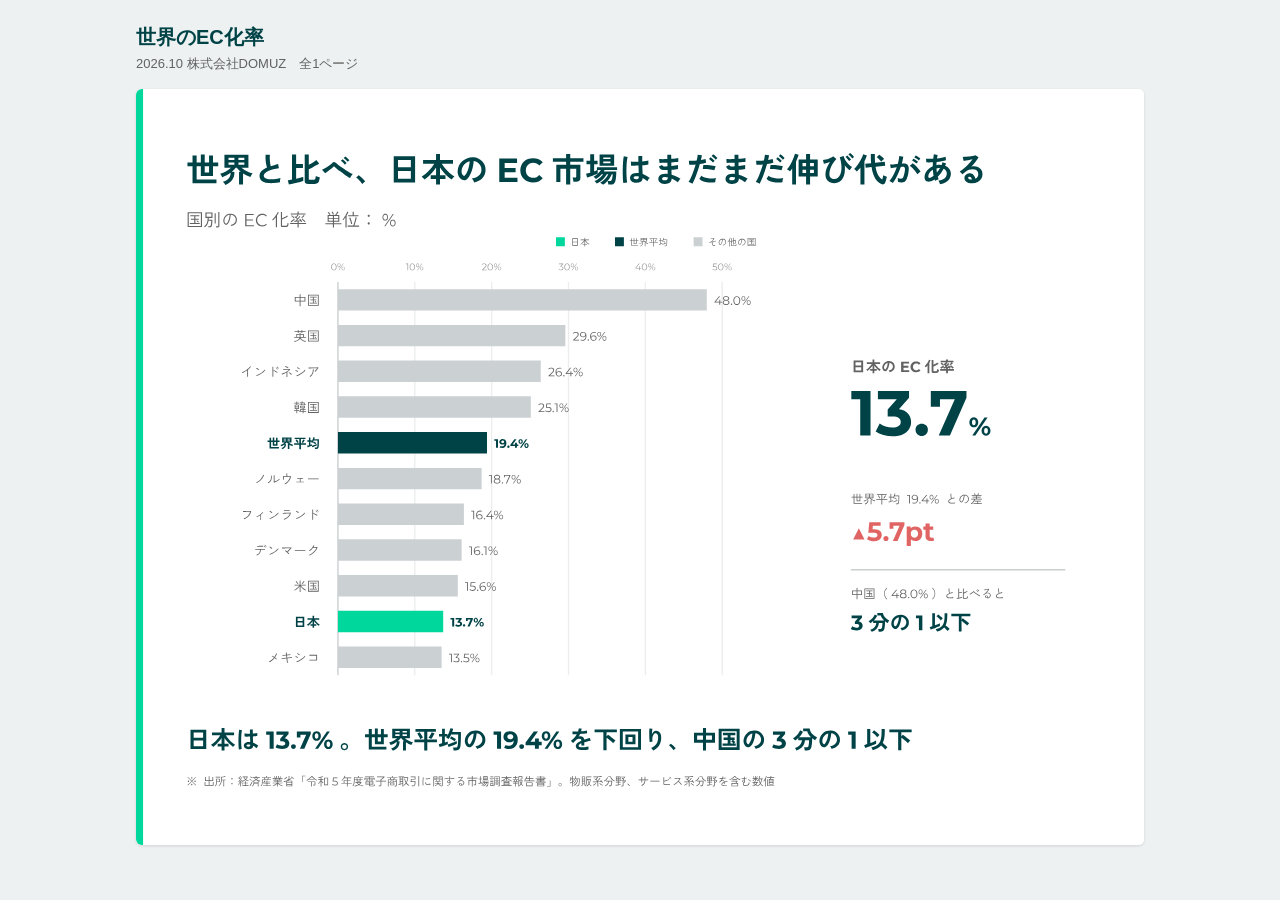
<file: ec-ratio-world/ec_ratio_world.html>
<!doctype html>
<html lang="ja">
<head>
<meta charset="utf-8">
<meta name="viewport" content="width=device-width, initial-scale=1">
<title>世界のEC化率</title>
<style>
:root { --bg: #eef1f1; --fg: #004347; --muted: #626262; }
* { box-sizing: border-box; }
body { margin: 0; background: var(--bg); color: var(--fg);
  font-family: Montserrat, "Noto Sans JP", "Hiragino Sans", sans-serif; }
header { max-width: 1040px; margin: 0 auto; padding: 24px 16px 8px; }
header h1 { font-size: 20px; margin: 0 0 4px; }
header p { font-size: 13px; color: var(--muted); margin: 0; }
main { max-width: 1040px; margin: 0 auto; padding: 8px 16px 48px; display: grid; gap: 20px; }
.slide { background: #fff; border-radius: 6px; box-shadow: 0 1px 3px rgba(0,0,0,.12); overflow: hidden; }
.slide svg { display: block; width: 100%; height: auto; }
@media print {
  body { background: #fff; } header { display: none; }
  main { padding: 0; gap: 0; max-width: none; }
  .slide { box-shadow: none; border-radius: 0; page-break-after: always; }
}
</style>
</head>
<body>
<header>
<h1>世界のEC化率</h1>
<p>2026.10 株式会社DOMUZ　全1ページ</p>
</header>
<main>
<section class="slide" id="s1"><svg xmlns="http://www.w3.org/2000/svg" xmlns:xlink="http://www.w3.org/1999/xlink" role="img" aria-label="スライド 1" viewBox="0 0 720 540">
<defs>
<g>
<g id="p1-glyph-0-0">
<path d="M 4.65625 0.8125 L 4.65625 -11.265625 L 1.03125 -11.265625 L 1.03125 -13.953125 L 4.65625 -13.953125 L 4.65625 -19.046875 L 7.59375 -19.046875 L 7.59375 -13.953125 L 10.59375 -13.953125 L 10.59375 -19.640625 L 13.375 -19.640625 L 13.375 -13.953125 L 16.46875 -13.953125 L 16.46875 -19.046875 L 19.265625 -19.046875 L 19.265625 -13.953125 L 23 -13.953125 L 23 -11.265625 L 19.265625 -11.265625 L 19.265625 -4.328125 L 10.59375 -4.328125 L 10.59375 -11.265625 L 7.59375 -11.265625 L 7.59375 -1.890625 L 21.765625 -1.890625 L 21.765625 0.8125 Z M 13.375 -6.9375 L 16.46875 -6.9375 L 16.46875 -11.265625 L 13.375 -11.265625 Z M 13.375 -6.9375 "/>
</g>
<g id="p1-glyph-0-1">
<path d="M 4.125 2 C 4.019531 1.800781 3.863281 1.5625 3.65625 1.28125 C 3.457031 1 3.242188 0.71875 3.015625 0.4375 C 2.785156 0.164062 2.566406 -0.0546875 2.359375 -0.234375 C 4.128906 -0.753906 5.488281 -1.535156 6.4375 -2.578125 C 7.382812 -3.628906 7.863281 -5.007812 7.875 -6.71875 C 7 -6.082031 6.039062 -5.492188 5 -4.953125 C 3.96875 -4.421875 2.910156 -3.953125 1.828125 -3.546875 C 1.703125 -3.867188 1.5 -4.28125 1.21875 -4.78125 C 0.945312 -5.28125 0.675781 -5.671875 0.40625 -5.953125 C 1.914062 -6.328125 3.347656 -6.910156 4.703125 -7.703125 C 6.066406 -8.492188 7.207031 -9.34375 8.125 -10.25 L 3.4375 -10.25 L 3.4375 -19.5 L 20.578125 -19.5 L 20.578125 -10.25 L 15.65625 -10.25 C 16.375 -9.582031 17.191406 -8.972656 18.109375 -8.421875 C 19.035156 -7.878906 19.976562 -7.425781 20.9375 -7.0625 C 21.894531 -6.695312 22.785156 -6.429688 23.609375 -6.265625 C 23.316406 -5.941406 23.019531 -5.519531 22.71875 -5 C 22.414062 -4.488281 22.179688 -4.03125 22.015625 -3.625 C 21.171875 -3.925781 20.289062 -4.296875 19.375 -4.734375 C 18.46875 -5.179688 17.585938 -5.675781 16.734375 -6.21875 L 16.734375 1.65625 L 13.875 1.65625 L 13.875 -7.390625 L 15.0625 -7.390625 C 14.507812 -7.828125 14 -8.289062 13.53125 -8.78125 C 13.070312 -9.269531 12.664062 -9.757812 12.3125 -10.25 L 11.5 -10.25 C 10.78125 -9.238281 9.851562 -8.28125 8.71875 -7.375 L 10.59375 -7.203125 C 10.625 -4.878906 10.070312 -2.960938 8.9375 -1.453125 C 7.800781 0.046875 6.195312 1.195312 4.125 2 Z M 6.359375 -12.421875 L 10.5625 -12.421875 L 10.5625 -13.984375 L 6.359375 -13.984375 Z M 13.453125 -12.421875 L 17.65625 -12.421875 L 17.65625 -13.984375 L 13.453125 -13.984375 Z M 6.359375 -15.78125 L 10.5625 -15.78125 L 10.5625 -17.34375 L 6.359375 -17.34375 Z M 13.453125 -15.78125 L 17.65625 -15.78125 L 17.65625 -17.34375 L 13.453125 -17.34375 Z M 13.453125 -15.78125 "/>
</g>
<g id="p1-glyph-0-2">
<path d="M 19.109375 0.1875 C 17.609375 0.445312 16.144531 0.625 14.71875 0.71875 C 13.289062 0.8125 11.960938 0.796875 10.734375 0.671875 C 9.503906 0.546875 8.421875 0.285156 7.484375 -0.109375 C 6.554688 -0.503906 5.832031 -1.046875 5.3125 -1.734375 C 4.789062 -2.429688 4.53125 -3.300781 4.53125 -4.34375 C 4.53125 -5.71875 5.015625 -6.890625 5.984375 -7.859375 C 6.953125 -8.828125 8.253906 -9.664062 9.890625 -10.375 C 9.640625 -11.0625 9.421875 -11.890625 9.234375 -12.859375 C 9.046875 -13.828125 8.921875 -14.882812 8.859375 -16.03125 C 8.796875 -17.175781 8.789062 -18.347656 8.84375 -19.546875 L 11.9375 -19.546875 C 11.84375 -18.671875 11.8125 -17.722656 11.84375 -16.703125 C 11.875 -15.679688 11.945312 -14.707031 12.0625 -13.78125 C 12.1875 -12.851562 12.34375 -12.054688 12.53125 -11.390625 C 13.332031 -11.640625 14.175781 -11.882812 15.0625 -12.125 C 15.957031 -12.363281 16.867188 -12.601562 17.796875 -12.84375 L 18.375 -9.84375 C 16.96875 -9.6875 15.613281 -9.4375 14.3125 -9.09375 C 13.019531 -8.75 11.859375 -8.335938 10.828125 -7.859375 C 9.804688 -7.390625 8.992188 -6.867188 8.390625 -6.296875 C 7.796875 -5.734375 7.5 -5.140625 7.5 -4.515625 C 7.5 -3.835938 7.816406 -3.300781 8.453125 -2.90625 C 9.097656 -2.507812 9.976562 -2.238281 11.09375 -2.09375 C 12.21875 -1.957031 13.503906 -1.957031 14.953125 -2.09375 C 16.398438 -2.238281 17.929688 -2.519531 19.546875 -2.9375 C 19.390625 -2.53125 19.273438 -2.015625 19.203125 -1.390625 C 19.128906 -0.765625 19.097656 -0.238281 19.109375 0.1875 Z M 19.109375 0.1875 "/>
</g>
<g id="p1-glyph-0-3">
<path d="M 15.46875 1.296875 C 14.488281 1.296875 13.796875 1.160156 13.390625 0.890625 C 12.984375 0.628906 12.78125 0.15625 12.78125 -0.53125 L 12.78125 -19.71875 L 15.703125 -19.71875 L 15.703125 -12.34375 C 16.691406 -12.875 17.675781 -13.453125 18.65625 -14.078125 C 19.632812 -14.703125 20.421875 -15.269531 21.015625 -15.78125 L 23.125 -13.375 C 22.5625 -12.957031 21.851562 -12.488281 21 -11.96875 C 20.144531 -11.445312 19.25 -10.9375 18.3125 -10.4375 C 17.375 -9.945312 16.503906 -9.519531 15.703125 -9.15625 L 15.703125 -2.28125 C 15.703125 -2.039062 15.757812 -1.875 15.875 -1.78125 C 16 -1.6875 16.238281 -1.640625 16.59375 -1.640625 L 18.953125 -1.640625 C 19.378906 -1.640625 19.707031 -1.71875 19.9375 -1.875 C 20.175781 -2.03125 20.347656 -2.304688 20.453125 -2.703125 C 20.566406 -3.097656 20.65625 -3.65625 20.71875 -4.375 C 20.925781 -4.257812 21.207031 -4.132812 21.5625 -4 C 21.914062 -3.875 22.28125 -3.753906 22.65625 -3.640625 C 23.03125 -3.535156 23.347656 -3.453125 23.609375 -3.390625 C 23.429688 -2.140625 23.191406 -1.175781 22.890625 -0.5 C 22.585938 0.164062 22.1875 0.628906 21.6875 0.890625 C 21.1875 1.160156 20.535156 1.296875 19.734375 1.296875 Z M 1.484375 1.734375 L 0.71875 -1.34375 C 1.039062 -1.394531 1.457031 -1.46875 1.96875 -1.5625 C 2.476562 -1.65625 3.054688 -1.757812 3.703125 -1.875 L 3.703125 -19.71875 L 6.65625 -19.71875 L 6.65625 -13.015625 L 11.53125 -13.015625 L 11.53125 -10.109375 L 6.65625 -10.109375 L 6.65625 -2.46875 C 7.675781 -2.695312 8.640625 -2.914062 9.546875 -3.125 C 10.460938 -3.332031 11.195312 -3.515625 11.75 -3.671875 L 11.75 -0.796875 C 11.300781 -0.648438 10.726562 -0.484375 10.03125 -0.296875 C 9.332031 -0.117188 8.578125 0.0625 7.765625 0.25 C 6.960938 0.445312 6.160156 0.640625 5.359375 0.828125 C 4.554688 1.023438 3.8125 1.195312 3.125 1.34375 C 2.445312 1.5 1.898438 1.628906 1.484375 1.734375 Z M 1.484375 1.734375 "/>
</g>
<g id="p1-glyph-0-4">
<path d="M 21.1875 -2.9375 C 20.65625 -3.21875 20.015625 -3.597656 19.265625 -4.078125 C 18.523438 -4.554688 17.734375 -5.085938 16.890625 -5.671875 C 16.054688 -6.265625 15.222656 -6.867188 14.390625 -7.484375 C 13.554688 -8.097656 12.773438 -8.691406 12.046875 -9.265625 C 11.328125 -9.847656 10.726562 -10.351562 10.25 -10.78125 C 10.007812 -11.007812 9.828125 -11.125 9.703125 -11.125 C 9.578125 -11.125 9.398438 -11.023438 9.171875 -10.828125 C 8.671875 -10.367188 8.09375 -9.867188 7.4375 -9.328125 C 6.78125 -8.796875 6.101562 -8.265625 5.40625 -7.734375 C 4.71875 -7.203125 4.046875 -6.710938 3.390625 -6.265625 L 1.125 -8.734375 C 1.601562 -8.960938 2.1875 -9.273438 2.875 -9.671875 C 3.570312 -10.078125 4.28125 -10.523438 5 -11.015625 C 5.726562 -11.503906 6.410156 -11.988281 7.046875 -12.46875 C 7.691406 -12.957031 8.21875 -13.40625 8.625 -13.8125 C 9.019531 -14.226562 9.390625 -14.421875 9.734375 -14.390625 C 10.078125 -14.359375 10.472656 -14.148438 10.921875 -13.765625 C 11.296875 -13.453125 11.847656 -13.019531 12.578125 -12.46875 C 13.304688 -11.914062 14.132812 -11.3125 15.0625 -10.65625 C 15.988281 -10 16.941406 -9.347656 17.921875 -8.703125 C 18.910156 -8.054688 19.859375 -7.46875 20.765625 -6.9375 C 21.671875 -6.40625 22.457031 -6.003906 23.125 -5.734375 C 22.90625 -5.554688 22.660156 -5.296875 22.390625 -4.953125 C 22.128906 -4.609375 21.882812 -4.253906 21.65625 -3.890625 C 21.4375 -3.523438 21.28125 -3.207031 21.1875 -2.9375 Z M 17.4375 -12.46875 C 17.082031 -12.925781 16.632812 -13.421875 16.09375 -13.953125 C 15.550781 -14.484375 15.0625 -14.898438 14.625 -15.203125 L 15.84375 -16.375 C 16.101562 -16.195312 16.414062 -15.9375 16.78125 -15.59375 C 17.15625 -15.25 17.519531 -14.898438 17.875 -14.546875 C 18.238281 -14.203125 18.515625 -13.910156 18.703125 -13.671875 Z M 19.453125 -14.453125 C 19.097656 -14.921875 18.640625 -15.414062 18.078125 -15.9375 C 17.523438 -16.457031 17.03125 -16.867188 16.59375 -17.171875 L 17.8125 -18.328125 C 18.070312 -18.148438 18.382812 -17.894531 18.75 -17.5625 C 19.125 -17.238281 19.492188 -16.898438 19.859375 -16.546875 C 20.222656 -16.191406 20.503906 -15.894531 20.703125 -15.65625 Z M 19.453125 -14.453125 "/>
</g>
<g id="p1-glyph-0-5">
<path d="M 5.890625 1.390625 C 5.578125 0.878906 5.171875 0.328125 4.671875 -0.265625 C 4.171875 -0.859375 3.640625 -1.421875 3.078125 -1.953125 C 2.523438 -2.492188 2.003906 -2.941406 1.515625 -3.296875 L 3.34375 -4.953125 C 3.707031 -4.710938 4.101562 -4.398438 4.53125 -4.015625 C 4.96875 -3.640625 5.410156 -3.238281 5.859375 -2.8125 C 6.304688 -2.394531 6.71875 -1.984375 7.09375 -1.578125 C 7.46875 -1.179688 7.773438 -0.832031 8.015625 -0.53125 Z M 5.890625 1.390625 "/>
</g>
<g id="p1-glyph-0-6">
<path d="M 4.375 0.28125 L 4.375 -18.546875 L 19.640625 -18.546875 L 19.640625 0.28125 Z M 7.421875 -2.453125 L 16.59375 -2.453125 L 16.59375 -8 L 7.421875 -8 Z M 7.421875 -10.609375 L 16.59375 -10.609375 L 16.59375 -15.796875 L 7.421875 -15.796875 Z M 7.421875 -10.609375 "/>
</g>
<g id="p1-glyph-0-7">
<path d="M 10.59375 1.75 L 10.59375 -2.203125 L 6.765625 -2.203125 L 6.765625 -4.84375 L 10.59375 -4.84375 L 10.59375 -10.453125 C 9.882812 -9.378906 9.070312 -8.304688 8.15625 -7.234375 C 7.25 -6.160156 6.296875 -5.15625 5.296875 -4.21875 C 4.304688 -3.28125 3.316406 -2.46875 2.328125 -1.78125 C 2.085938 -2.113281 1.765625 -2.488281 1.359375 -2.90625 C 0.960938 -3.320312 0.597656 -3.640625 0.265625 -3.859375 C 1.066406 -4.328125 1.882812 -4.90625 2.71875 -5.59375 C 3.5625 -6.28125 4.390625 -7.046875 5.203125 -7.890625 C 6.023438 -8.734375 6.785156 -9.597656 7.484375 -10.484375 C 8.191406 -11.367188 8.8125 -12.242188 9.34375 -13.109375 L 1.328125 -13.109375 L 1.328125 -15.703125 L 10.59375 -15.703125 L 10.59375 -20.125 L 13.40625 -20.125 L 13.40625 -15.703125 L 22.6875 -15.703125 L 22.6875 -13.109375 L 14.671875 -13.109375 C 15.203125 -12.234375 15.828125 -11.347656 16.546875 -10.453125 C 17.265625 -9.554688 18.03125 -8.691406 18.84375 -7.859375 C 19.664062 -7.035156 20.492188 -6.285156 21.328125 -5.609375 C 22.171875 -4.941406 22.988281 -4.378906 23.78125 -3.921875 C 23.4375 -3.691406 23.066406 -3.367188 22.671875 -2.953125 C 22.273438 -2.535156 21.945312 -2.148438 21.6875 -1.796875 C 20.675781 -2.515625 19.671875 -3.335938 18.671875 -4.265625 C 17.671875 -5.203125 16.722656 -6.203125 15.828125 -7.265625 C 14.929688 -8.328125 14.125 -9.40625 13.40625 -10.5 L 13.40625 -4.84375 L 17.3125 -4.84375 L 17.3125 -2.203125 L 13.40625 -2.203125 L 13.40625 1.75 Z M 10.59375 1.75 "/>
</g>
<g id="p1-glyph-0-8">
<path d="M 13.859375 0.21875 C 13.796875 -0.0390625 13.675781 -0.34375 13.5 -0.6875 C 13.320312 -1.039062 13.113281 -1.378906 12.875 -1.703125 C 12.644531 -2.035156 12.421875 -2.304688 12.203125 -2.515625 C 14.390625 -2.859375 16.054688 -3.578125 17.203125 -4.671875 C 18.347656 -5.765625 18.953125 -7.054688 19.015625 -8.546875 C 19.078125 -9.734375 18.859375 -10.789062 18.359375 -11.71875 C 17.867188 -12.644531 17.195312 -13.394531 16.34375 -13.96875 C 15.488281 -14.550781 14.546875 -14.898438 13.515625 -15.015625 C 13.390625 -13.523438 13.148438 -12.003906 12.796875 -10.453125 C 12.441406 -8.898438 11.960938 -7.441406 11.359375 -6.078125 C 10.765625 -4.710938 10.035156 -3.5625 9.171875 -2.625 C 8.515625 -1.914062 7.878906 -1.503906 7.265625 -1.390625 C 6.648438 -1.273438 6 -1.363281 5.3125 -1.65625 C 4.632812 -1.945312 4.039062 -2.40625 3.53125 -3.03125 C 3.019531 -3.65625 2.625 -4.394531 2.34375 -5.25 C 2.070312 -6.101562 1.960938 -7.019531 2.015625 -8 C 2.097656 -9.457031 2.441406 -10.789062 3.046875 -12 C 3.660156 -13.207031 4.476562 -14.25 5.5 -15.125 C 6.519531 -16.007812 7.691406 -16.675781 9.015625 -17.125 C 10.347656 -17.570312 11.769531 -17.753906 13.28125 -17.671875 C 14.5 -17.609375 15.644531 -17.335938 16.71875 -16.859375 C 17.789062 -16.378906 18.726562 -15.71875 19.53125 -14.875 C 20.34375 -14.03125 20.96875 -13.054688 21.40625 -11.953125 C 21.851562 -10.847656 22.035156 -9.640625 21.953125 -8.328125 C 21.835938 -6.140625 21.066406 -4.300781 19.640625 -2.8125 C 18.210938 -1.332031 16.285156 -0.320312 13.859375 0.21875 Z M 6.046875 -4.640625 C 6.222656 -4.503906 6.40625 -4.4375 6.59375 -4.4375 C 6.789062 -4.4375 6.988281 -4.535156 7.1875 -4.734375 C 7.757812 -5.304688 8.289062 -6.117188 8.78125 -7.171875 C 9.269531 -8.234375 9.675781 -9.425781 10 -10.75 C 10.332031 -12.082031 10.546875 -13.4375 10.640625 -14.8125 C 9.535156 -14.5625 8.550781 -14.097656 7.6875 -13.421875 C 6.832031 -12.753906 6.15625 -11.941406 5.65625 -10.984375 C 5.164062 -10.035156 4.890625 -8.992188 4.828125 -7.859375 C 4.796875 -7.097656 4.894531 -6.441406 5.125 -5.890625 C 5.351562 -5.335938 5.660156 -4.921875 6.046875 -4.640625 Z M 6.046875 -4.640625 "/>
</g>
<g id="p1-glyph-0-9">
<path d="M 10.515625 1.78125 L 10.515625 -9.609375 L 6.4375 -9.609375 L 6.4375 -0.140625 L 3.5 -0.140625 L 3.5 -12.34375 L 10.515625 -12.34375 L 10.515625 -14.453125 L 1.078125 -14.453125 L 1.078125 -17.125 L 10.515625 -17.125 L 10.515625 -20.09375 L 13.46875 -20.09375 L 13.46875 -17.125 L 22.90625 -17.125 L 22.90625 -14.453125 L 13.46875 -14.453125 L 13.46875 -12.34375 L 20.71875 -12.34375 L 20.71875 -2.859375 C 20.71875 -1.960938 20.457031 -1.304688 19.9375 -0.890625 C 19.425781 -0.484375 18.648438 -0.28125 17.609375 -0.28125 L 15.734375 -0.28125 C 15.710938 -0.5625 15.664062 -0.882812 15.59375 -1.25 C 15.519531 -1.613281 15.441406 -1.972656 15.359375 -2.328125 C 15.285156 -2.691406 15.203125 -2.988281 15.109375 -3.21875 L 16.8125 -3.21875 C 17.144531 -3.21875 17.382812 -3.269531 17.53125 -3.375 C 17.675781 -3.476562 17.75 -3.695312 17.75 -4.03125 L 17.75 -9.609375 L 13.46875 -9.609375 L 13.46875 1.78125 Z M 10.515625 1.78125 "/>
</g>
<g id="p1-glyph-0-10">
<path d="M 12.84375 1.890625 C 12.738281 1.785156 12.554688 1.632812 12.296875 1.4375 C 12.035156 1.25 11.769531 1.066406 11.5 0.890625 C 11.226562 0.710938 11.003906 0.59375 10.828125 0.53125 C 11.597656 0.15625 12.363281 -0.375 13.125 -1.0625 C 13.882812 -1.75 14.578125 -2.492188 15.203125 -3.296875 C 15.828125 -4.109375 16.300781 -4.875 16.625 -5.59375 L 15.59375 -5.59375 C 15.09375 -4.726562 14.460938 -3.867188 13.703125 -3.015625 C 12.941406 -2.160156 12.109375 -1.382812 11.203125 -0.6875 C 10.296875 0 9.367188 0.539062 8.421875 0.9375 C 8.328125 0.789062 8.175781 0.601562 7.96875 0.375 C 7.757812 0.15625 7.539062 -0.0546875 7.3125 -0.265625 C 7.09375 -0.472656 6.90625 -0.617188 6.75 -0.703125 C 7.457031 -0.972656 8.207031 -1.367188 9 -1.890625 C 9.800781 -2.410156 10.554688 -3 11.265625 -3.65625 C 11.984375 -4.3125 12.5625 -4.957031 13 -5.59375 L 11.859375 -5.59375 C 11.253906 -4.90625 10.601562 -4.269531 9.90625 -3.6875 C 9.207031 -3.113281 8.507812 -2.644531 7.8125 -2.28125 C 7.644531 -2.507812 7.375 -2.789062 7 -3.125 C 6.625 -3.457031 6.300781 -3.703125 6.03125 -3.859375 C 6.695312 -4.179688 7.367188 -4.597656 8.046875 -5.109375 C 8.734375 -5.628906 9.363281 -6.195312 9.9375 -6.8125 C 10.519531 -7.425781 10.984375 -8.035156 11.328125 -8.640625 L 9.078125 -8.640625 L 9.078125 -6.21875 C 8.691406 -6.007812 8.175781 -5.765625 7.53125 -5.484375 C 6.882812 -5.203125 6.191406 -4.914062 5.453125 -4.625 C 4.710938 -4.34375 3.988281 -4.082031 3.28125 -3.84375 C 2.582031 -3.601562 1.976562 -3.410156 1.46875 -3.265625 L 0.765625 -5.984375 C 1.179688 -6.054688 1.640625 -6.15625 2.140625 -6.28125 C 2.648438 -6.414062 3.175781 -6.5625 3.71875 -6.71875 L 3.71875 -12.734375 L 1.0625 -12.734375 L 1.0625 -15.203125 L 3.71875 -15.203125 L 3.71875 -19.890625 L 6.515625 -19.890625 L 6.515625 -15.203125 L 8.984375 -15.203125 L 8.984375 -12.734375 L 6.515625 -12.734375 L 6.515625 -7.65625 C 6.972656 -7.832031 7.410156 -8 7.828125 -8.15625 C 8.242188 -8.320312 8.601562 -8.484375 8.90625 -8.640625 L 8.53125 -8.640625 L 8.53125 -10.6875 L 22.9375 -10.6875 L 22.9375 -8.640625 L 13.984375 -8.640625 C 13.898438 -8.484375 13.804688 -8.316406 13.703125 -8.140625 C 13.609375 -7.960938 13.507812 -7.785156 13.40625 -7.609375 L 22.375 -7.609375 C 22.375 -7.148438 22.359375 -6.59375 22.328125 -5.9375 C 22.296875 -5.28125 22.242188 -4.59375 22.171875 -3.875 C 22.109375 -3.164062 22.023438 -2.492188 21.921875 -1.859375 C 21.816406 -1.222656 21.679688 -0.695312 21.515625 -0.28125 C 21.242188 0.476562 20.867188 1.003906 20.390625 1.296875 C 19.910156 1.597656 19.238281 1.75 18.375 1.75 L 16.6875 1.75 C 16.65625 1.363281 16.582031 0.929688 16.46875 0.453125 C 16.363281 -0.0234375 16.226562 -0.414062 16.0625 -0.71875 C 15.570312 -0.175781 15.050781 0.320312 14.5 0.78125 C 13.957031 1.238281 13.40625 1.609375 12.84375 1.890625 Z M 10.40625 -11.59375 L 10.40625 -19.640625 L 20.828125 -19.640625 L 20.828125 -11.59375 Z M 16.109375 -0.796875 L 17.796875 -0.796875 C 18.160156 -0.796875 18.4375 -0.847656 18.625 -0.953125 C 18.820312 -1.054688 18.984375 -1.285156 19.109375 -1.640625 C 19.222656 -1.910156 19.332031 -2.285156 19.4375 -2.765625 C 19.539062 -3.253906 19.625 -3.757812 19.6875 -4.28125 C 19.75 -4.800781 19.789062 -5.238281 19.8125 -5.59375 L 19.09375 -5.59375 C 18.769531 -4.78125 18.347656 -3.957031 17.828125 -3.125 C 17.304688 -2.289062 16.734375 -1.515625 16.109375 -0.796875 Z M 13.046875 -13.546875 L 18.1875 -13.546875 L 18.1875 -14.703125 L 13.046875 -14.703125 Z M 13.046875 -16.453125 L 18.1875 -16.453125 L 18.1875 -17.578125 L 13.046875 -17.578125 Z M 13.046875 -16.453125 "/>
</g>
<g id="p1-glyph-0-11">
<path d="M 12.296875 0.4375 C 11.046875 0.375 10.046875 0.00390625 9.296875 -0.671875 C 8.546875 -1.347656 8.175781 -2.179688 8.1875 -3.171875 C 8.207031 -3.773438 8.40625 -4.335938 8.78125 -4.859375 C 9.164062 -5.378906 9.710938 -5.796875 10.421875 -6.109375 C 11.128906 -6.421875 11.96875 -6.578125 12.9375 -6.578125 C 13.457031 -6.578125 13.941406 -6.554688 14.390625 -6.515625 C 14.367188 -7.210938 14.34375 -8.007812 14.3125 -8.90625 C 14.28125 -9.800781 14.25 -10.78125 14.21875 -11.84375 C 13.226562 -11.78125 12.265625 -11.742188 11.328125 -11.734375 C 10.398438 -11.722656 9.609375 -11.734375 8.953125 -11.765625 L 8.765625 -14.703125 C 9.359375 -14.597656 10.140625 -14.539062 11.109375 -14.53125 C 12.078125 -14.53125 13.097656 -14.550781 14.171875 -14.59375 C 14.148438 -15.238281 14.132812 -15.894531 14.125 -16.5625 C 14.125 -17.226562 14.125 -17.90625 14.125 -18.59375 L 16.9375 -18.59375 C 16.914062 -17.976562 16.898438 -17.347656 16.890625 -16.703125 C 16.890625 -16.066406 16.890625 -15.421875 16.890625 -14.765625 C 17.847656 -14.847656 18.71875 -14.941406 19.5 -15.046875 C 20.28125 -15.148438 20.875 -15.265625 21.28125 -15.390625 L 21.28125 -12.515625 C 20.832031 -12.421875 20.222656 -12.332031 19.453125 -12.25 C 18.679688 -12.164062 17.847656 -12.085938 16.953125 -12.015625 C 16.984375 -10.835938 17.019531 -9.71875 17.0625 -8.65625 C 17.113281 -7.59375 17.15625 -6.660156 17.1875 -5.859375 C 18.09375 -5.535156 18.957031 -5.125 19.78125 -4.625 C 20.613281 -4.132812 21.429688 -3.585938 22.234375 -2.984375 C 22.054688 -2.835938 21.851562 -2.613281 21.625 -2.3125 C 21.394531 -2.019531 21.179688 -1.71875 20.984375 -1.40625 C 20.796875 -1.09375 20.65625 -0.832031 20.5625 -0.625 C 19.488281 -1.601562 18.382812 -2.390625 17.25 -2.984375 C 17.132812 -1.710938 16.644531 -0.804688 15.78125 -0.265625 C 14.925781 0.265625 13.765625 0.5 12.296875 0.4375 Z M 3.390625 0.71875 C 3.273438 0.09375 3.1875 -0.707031 3.125 -1.6875 C 3.0625 -2.675781 3.015625 -3.773438 2.984375 -4.984375 C 2.960938 -6.191406 2.957031 -7.4375 2.96875 -8.71875 C 2.988281 -10.007812 3.03125 -11.269531 3.09375 -12.5 C 3.15625 -13.738281 3.238281 -14.878906 3.34375 -15.921875 C 3.445312 -16.960938 3.570312 -17.828125 3.71875 -18.515625 L 6.453125 -17.875 C 6.285156 -17.3125 6.140625 -16.554688 6.015625 -15.609375 C 5.890625 -14.660156 5.796875 -13.609375 5.734375 -12.453125 C 5.671875 -11.296875 5.628906 -10.097656 5.609375 -8.859375 C 5.597656 -7.628906 5.613281 -6.429688 5.65625 -5.265625 C 5.695312 -4.109375 5.757812 -3.046875 5.84375 -2.078125 C 5.9375 -1.117188 6.046875 -0.347656 6.171875 0.234375 Z M 12.515625 -2.015625 C 13.171875 -2.015625 13.660156 -2.144531 13.984375 -2.40625 C 14.316406 -2.675781 14.484375 -3.15625 14.484375 -3.84375 L 14.484375 -4.015625 C 13.941406 -4.140625 13.375 -4.21875 12.78125 -4.25 C 12.1875 -4.269531 11.707031 -4.175781 11.34375 -3.96875 C 10.988281 -3.757812 10.800781 -3.484375 10.78125 -3.140625 C 10.769531 -2.804688 10.921875 -2.535156 11.234375 -2.328125 C 11.554688 -2.117188 11.984375 -2.015625 12.515625 -2.015625 Z M 12.515625 -2.015625 "/>
</g>
<g id="p1-glyph-0-12">
<path d="M 8.671875 1.296875 C 7.304688 1.242188 6.25 0.863281 5.5 0.15625 C 4.75 -0.539062 4.378906 -1.410156 4.390625 -2.453125 C 4.410156 -3.140625 4.632812 -3.753906 5.0625 -4.296875 C 5.5 -4.835938 6.097656 -5.257812 6.859375 -5.5625 C 7.628906 -5.875 8.519531 -6.003906 9.53125 -5.953125 C 9.800781 -5.953125 10.0625 -5.941406 10.3125 -5.921875 C 10.5625 -5.898438 10.816406 -5.867188 11.078125 -5.828125 L 11 -8.59375 C 10.726562 -8.582031 10.453125 -8.578125 10.171875 -8.578125 C 9.890625 -8.578125 9.613281 -8.578125 9.34375 -8.578125 C 8.382812 -8.578125 7.628906 -8.648438 7.078125 -8.796875 C 6.523438 -8.953125 6.082031 -9.207031 5.75 -9.5625 C 5.425781 -9.925781 5.101562 -10.429688 4.78125 -11.078125 L 7.03125 -12.203125 C 7.257812 -11.765625 7.523438 -11.484375 7.828125 -11.359375 C 8.128906 -11.242188 8.648438 -11.1875 9.390625 -11.1875 C 9.628906 -11.1875 9.878906 -11.191406 10.140625 -11.203125 C 10.410156 -11.210938 10.679688 -11.222656 10.953125 -11.234375 C 10.929688 -11.671875 10.914062 -12.113281 10.90625 -12.5625 C 10.90625 -13.007812 10.894531 -13.445312 10.875 -13.875 C 9.707031 -13.8125 8.601562 -13.769531 7.5625 -13.75 C 6.519531 -13.726562 5.710938 -13.722656 5.140625 -13.734375 L 5.015625 -16.421875 C 5.578125 -16.378906 6.382812 -16.359375 7.4375 -16.359375 C 8.5 -16.367188 9.628906 -16.398438 10.828125 -16.453125 C 10.816406 -17.023438 10.8125 -17.578125 10.8125 -18.109375 C 10.8125 -18.640625 10.8125 -19.128906 10.8125 -19.578125 L 13.59375 -19.578125 C 13.59375 -19.140625 13.59375 -18.671875 13.59375 -18.171875 C 13.59375 -17.679688 13.597656 -17.164062 13.609375 -16.625 C 14.703125 -16.695312 15.703125 -16.785156 16.609375 -16.890625 C 17.523438 -16.992188 18.203125 -17.101562 18.640625 -17.21875 L 18.640625 -14.578125 C 18.203125 -14.484375 17.53125 -14.390625 16.625 -14.296875 C 15.726562 -14.210938 14.734375 -14.128906 13.640625 -14.046875 C 13.660156 -13.617188 13.671875 -13.179688 13.671875 -12.734375 C 13.679688 -12.296875 13.695312 -11.863281 13.71875 -11.4375 C 14.65625 -11.53125 15.546875 -11.644531 16.390625 -11.78125 C 17.242188 -11.914062 17.921875 -12.0625 18.421875 -12.21875 L 18.421875 -9.421875 C 17.828125 -9.285156 17.125 -9.160156 16.3125 -9.046875 C 15.507812 -8.941406 14.660156 -8.847656 13.765625 -8.765625 C 13.796875 -8.128906 13.8125 -7.515625 13.8125 -6.921875 C 13.820312 -6.328125 13.835938 -5.773438 13.859375 -5.265625 C 15.046875 -4.941406 16.164062 -4.519531 17.21875 -4 C 18.269531 -3.488281 19.265625 -2.929688 20.203125 -2.328125 C 19.992188 -2.171875 19.765625 -1.9375 19.515625 -1.625 C 19.265625 -1.3125 19.035156 -0.992188 18.828125 -0.671875 C 18.617188 -0.347656 18.457031 -0.078125 18.34375 0.140625 C 17 -0.992188 15.523438 -1.890625 13.921875 -2.546875 C 13.910156 -1.347656 13.492188 -0.394531 12.671875 0.3125 C 11.847656 1.03125 10.515625 1.359375 8.671875 1.296875 Z M 8.765625 -1.265625 C 9.597656 -1.234375 10.195312 -1.351562 10.5625 -1.625 C 10.9375 -1.90625 11.125 -2.269531 11.125 -2.71875 L 11.125 -3.390625 C 10.78125 -3.453125 10.441406 -3.5 10.109375 -3.53125 C 9.785156 -3.5625 9.46875 -3.578125 9.15625 -3.578125 C 8.476562 -3.578125 7.960938 -3.460938 7.609375 -3.234375 C 7.253906 -3.015625 7.078125 -2.742188 7.078125 -2.421875 C 7.078125 -1.703125 7.640625 -1.316406 8.765625 -1.265625 Z M 8.765625 -1.265625 "/>
</g>
<g id="p1-glyph-0-13">
<path d="M 4.796875 1.109375 C 4.453125 0.878906 4 0.648438 3.4375 0.421875 C 2.875 0.191406 2.382812 0.0234375 1.96875 -0.078125 C 2.382812 -0.660156 2.816406 -1.410156 3.265625 -2.328125 C 3.710938 -3.253906 4.160156 -4.28125 4.609375 -5.40625 C 5.054688 -6.539062 5.488281 -7.71875 5.90625 -8.9375 C 6.320312 -10.164062 6.695312 -11.375 7.03125 -12.5625 C 6.125 -12.476562 5.265625 -12.421875 4.453125 -12.390625 C 3.640625 -12.359375 2.972656 -12.359375 2.453125 -12.390625 L 2.1875 -15.28125 C 2.84375 -15.207031 3.671875 -15.175781 4.671875 -15.1875 C 5.671875 -15.207031 6.707031 -15.269531 7.78125 -15.375 C 7.988281 -16.207031 8.148438 -16.972656 8.265625 -17.671875 C 8.390625 -18.378906 8.46875 -19.003906 8.5 -19.546875 L 11.5 -19.140625 C 11.4375 -18.671875 11.335938 -18.148438 11.203125 -17.578125 C 11.078125 -17.015625 10.9375 -16.40625 10.78125 -15.75 C 11.4375 -15.863281 12.050781 -15.988281 12.625 -16.125 C 13.207031 -16.257812 13.695312 -16.398438 14.09375 -16.546875 L 14.53125 -13.859375 C 14.03125 -13.691406 13.382812 -13.523438 12.59375 -13.359375 C 11.800781 -13.191406 10.941406 -13.046875 10.015625 -12.921875 C 9.660156 -11.648438 9.265625 -10.347656 8.828125 -9.015625 C 8.398438 -7.679688 7.953125 -6.378906 7.484375 -5.109375 C 7.023438 -3.847656 6.566406 -2.6875 6.109375 -1.625 C 5.648438 -0.5625 5.210938 0.347656 4.796875 1.109375 Z M 21.078125 0.09375 C 19.347656 0.363281 17.71875 0.425781 16.1875 0.28125 C 14.664062 0.144531 13.335938 -0.160156 12.203125 -0.640625 C 11.078125 -1.128906 10.234375 -1.734375 9.671875 -2.453125 L 11.140625 -4.609375 C 11.703125 -4.035156 12.488281 -3.566406 13.5 -3.203125 C 14.519531 -2.847656 15.710938 -2.640625 17.078125 -2.578125 C 18.453125 -2.523438 19.945312 -2.648438 21.5625 -2.953125 C 21.40625 -2.554688 21.28125 -2.050781 21.1875 -1.4375 C 21.101562 -0.832031 21.066406 -0.320312 21.078125 0.09375 Z M 20.359375 -8.40625 C 19.835938 -8.582031 19.226562 -8.738281 18.53125 -8.875 C 17.84375 -9.007812 17.117188 -9.113281 16.359375 -9.1875 C 15.597656 -9.269531 14.851562 -9.320312 14.125 -9.34375 C 13.40625 -9.375 12.75 -9.375 12.15625 -9.34375 L 12.515625 -12.15625 C 13.085938 -12.1875 13.757812 -12.179688 14.53125 -12.140625 C 15.3125 -12.097656 16.125 -12.035156 16.96875 -11.953125 C 17.8125 -11.878906 18.613281 -11.78125 19.375 -11.65625 C 20.132812 -11.539062 20.785156 -11.414062 21.328125 -11.28125 Z M 21.375 -16 C 21.007812 -16.457031 20.539062 -16.9375 19.96875 -17.4375 C 19.394531 -17.9375 18.882812 -18.328125 18.4375 -18.609375 L 19.59375 -19.84375 C 19.851562 -19.675781 20.175781 -19.429688 20.5625 -19.109375 C 20.957031 -18.796875 21.34375 -18.46875 21.71875 -18.125 C 22.09375 -17.78125 22.382812 -17.488281 22.59375 -17.25 Z M 19.421875 -13.921875 C 19.179688 -14.234375 18.894531 -14.554688 18.5625 -14.890625 C 18.226562 -15.222656 17.878906 -15.535156 17.515625 -15.828125 C 17.160156 -16.128906 16.835938 -16.378906 16.546875 -16.578125 L 17.703125 -17.796875 C 17.953125 -17.640625 18.269531 -17.394531 18.65625 -17.0625 C 19.039062 -16.738281 19.414062 -16.398438 19.78125 -16.046875 C 20.15625 -15.703125 20.445312 -15.410156 20.65625 -15.171875 Z M 19.421875 -13.921875 "/>
</g>
<g id="p1-glyph-0-14">
<path d="M 13.90625 1.75 L 13.90625 -3.984375 L 8.578125 -3.984375 L 8.578125 -16.203125 L 13.90625 -16.203125 L 13.90625 -20.078125 L 16.765625 -20.078125 L 16.765625 -16.203125 L 22.234375 -16.203125 L 22.234375 -3.984375 L 16.765625 -3.984375 L 16.765625 1.75 Z M 3.984375 1.734375 L 3.984375 -9.65625 C 3.441406 -8.820312 2.929688 -8.125 2.453125 -7.5625 C 2.210938 -7.820312 1.867188 -8.101562 1.421875 -8.40625 C 0.984375 -8.707031 0.582031 -8.941406 0.21875 -9.109375 C 0.789062 -9.722656 1.375 -10.488281 1.96875 -11.40625 C 2.5625 -12.332031 3.125 -13.320312 3.65625 -14.375 C 4.195312 -15.4375 4.664062 -16.472656 5.0625 -17.484375 C 5.46875 -18.503906 5.757812 -19.410156 5.9375 -20.203125 L 8.59375 -19.5 C 8.382812 -18.757812 8.117188 -17.972656 7.796875 -17.140625 C 7.484375 -16.304688 7.125 -15.457031 6.71875 -14.59375 L 6.71875 1.734375 Z M 16.765625 -6.53125 L 19.484375 -6.53125 L 19.484375 -8.90625 L 16.765625 -8.90625 Z M 16.765625 -11.328125 L 19.484375 -11.328125 L 19.484375 -13.6875 L 16.765625 -13.6875 Z M 11.359375 -6.53125 L 13.90625 -6.53125 L 13.90625 -8.90625 L 11.359375 -8.90625 Z M 11.359375 -11.328125 L 13.90625 -11.328125 L 13.90625 -13.6875 L 11.359375 -13.6875 Z M 11.359375 -11.328125 "/>
</g>
<g id="p1-glyph-0-15">
<path d="M 10.03125 0.75 C 8.050781 0.75 6.507812 0.195312 5.40625 -0.90625 C 4.300781 -2.007812 3.75 -3.585938 3.75 -5.640625 C 3.75 -7.128906 4.0625 -8.625 4.6875 -10.125 C 5.320312 -11.632812 6.082031 -13.0625 6.96875 -14.40625 C 6.195312 -14.082031 5.425781 -13.8125 4.65625 -13.59375 C 3.882812 -13.382812 3.207031 -13.238281 2.625 -13.15625 L 2 -15.796875 C 2.582031 -15.847656 3.238281 -15.945312 3.96875 -16.09375 C 4.695312 -16.25 5.414062 -16.453125 6.125 -16.703125 C 6.832031 -16.953125 7.460938 -17.21875 8.015625 -17.5 C 8.578125 -17.789062 8.976562 -18.085938 9.21875 -18.390625 L 11.578125 -16.546875 C 10.585938 -15.453125 9.710938 -14.296875 8.953125 -13.078125 C 8.203125 -11.867188 7.617188 -10.644531 7.203125 -9.40625 C 6.785156 -8.164062 6.578125 -6.96875 6.578125 -5.8125 C 6.578125 -4.59375 6.882812 -3.691406 7.5 -3.109375 C 8.113281 -2.535156 8.957031 -2.25 10.03125 -2.25 C 11.0625 -2.25 11.9375 -2.53125 12.65625 -3.09375 C 13.375 -3.65625 13.941406 -4.429688 14.359375 -5.421875 C 14.773438 -6.421875 15.039062 -7.570312 15.15625 -8.875 C 15.269531 -10.175781 15.226562 -11.582031 15.03125 -13.09375 C 14.84375 -14.613281 14.492188 -16.15625 13.984375 -17.71875 L 16.78125 -18.640625 C 17.050781 -17.398438 17.523438 -16.273438 18.203125 -15.265625 C 18.878906 -14.265625 19.625 -13.394531 20.4375 -12.65625 C 21.25 -11.914062 22.019531 -11.320312 22.75 -10.875 C 22.570312 -10.695312 22.375 -10.457031 22.15625 -10.15625 C 21.9375 -9.851562 21.734375 -9.546875 21.546875 -9.234375 C 21.367188 -8.921875 21.238281 -8.644531 21.15625 -8.40625 C 20.613281 -8.738281 20.03125 -9.207031 19.40625 -9.8125 C 18.78125 -10.414062 18.164062 -11.140625 17.5625 -11.984375 C 17.75 -10.160156 17.734375 -8.472656 17.515625 -6.921875 C 17.296875 -5.367188 16.875 -4.019531 16.25 -2.875 C 15.632812 -1.726562 14.804688 -0.835938 13.765625 -0.203125 C 12.722656 0.429688 11.476562 0.75 10.03125 0.75 Z M 22.8125 -16.890625 C 22.488281 -17.367188 22.0625 -17.878906 21.53125 -18.421875 C 21.007812 -18.960938 20.539062 -19.394531 20.125 -19.71875 L 21.390625 -20.828125 C 21.640625 -20.648438 21.941406 -20.382812 22.296875 -20.03125 C 22.660156 -19.675781 23.015625 -19.3125 23.359375 -18.9375 C 23.703125 -18.570312 23.96875 -18.265625 24.15625 -18.015625 Z M 20.71875 -14.984375 C 20.40625 -15.484375 19.988281 -16.007812 19.46875 -16.5625 C 18.945312 -17.113281 18.476562 -17.550781 18.0625 -17.875 L 19.328125 -18.96875 C 19.566406 -18.78125 19.863281 -18.507812 20.21875 -18.15625 C 20.570312 -17.800781 20.921875 -17.4375 21.265625 -17.0625 C 21.609375 -16.6875 21.867188 -16.367188 22.046875 -16.109375 Z M 20.71875 -14.984375 "/>
</g>
<g id="p1-glyph-0-16">
<path d="M 19.671875 1.375 C 19.023438 1.09375 18.351562 0.675781 17.65625 0.125 C 16.96875 -0.425781 16.300781 -1.164062 15.65625 -2.09375 C 15.019531 -3.019531 14.441406 -4.191406 13.921875 -5.609375 C 13.398438 -7.023438 12.988281 -8.726562 12.6875 -10.71875 L 8.5 -10.28125 L 8.1875 -13.0625 L 12.375 -13.46875 C 12.300781 -14.15625 12.25 -14.867188 12.21875 -15.609375 C 12.1875 -16.347656 12.171875 -17.117188 12.171875 -17.921875 L 12.171875 -20.03125 L 15.03125 -20.03125 L 15.03125 -17.9375 C 15.03125 -17.164062 15.046875 -16.4375 15.078125 -15.75 C 15.109375 -15.0625 15.148438 -14.398438 15.203125 -13.765625 L 22.125 -14.453125 L 22.4375 -11.703125 L 15.53125 -11 C 15.820312 -9.25 16.207031 -7.769531 16.6875 -6.5625 C 17.164062 -5.351562 17.710938 -4.367188 18.328125 -3.609375 C 18.953125 -2.847656 19.609375 -2.269531 20.296875 -1.875 C 20.472656 -2.382812 20.625 -2.929688 20.75 -3.515625 C 20.875 -4.097656 20.960938 -4.582031 21.015625 -4.96875 C 21.191406 -4.851562 21.4375 -4.71875 21.75 -4.5625 C 22.070312 -4.414062 22.398438 -4.28125 22.734375 -4.15625 C 23.078125 -4.03125 23.359375 -3.929688 23.578125 -3.859375 C 23.503906 -3.335938 23.390625 -2.78125 23.234375 -2.1875 C 23.078125 -1.59375 22.90625 -1.035156 22.71875 -0.515625 C 22.539062 0.00390625 22.363281 0.429688 22.1875 0.765625 C 21.9375 1.234375 21.59375 1.507812 21.15625 1.59375 C 20.726562 1.6875 20.234375 1.613281 19.671875 1.375 Z M 4.75 1.75 L 4.75 -10.5 C 4.332031 -9.945312 3.910156 -9.421875 3.484375 -8.921875 C 3.066406 -8.429688 2.648438 -8.003906 2.234375 -7.640625 C 1.992188 -7.921875 1.6875 -8.222656 1.3125 -8.546875 C 0.9375 -8.878906 0.5625 -9.148438 0.1875 -9.359375 C 0.664062 -9.765625 1.171875 -10.296875 1.703125 -10.953125 C 2.242188 -11.609375 2.78125 -12.335938 3.3125 -13.140625 C 3.851562 -13.941406 4.351562 -14.753906 4.8125 -15.578125 C 5.269531 -16.398438 5.664062 -17.179688 6 -17.921875 C 6.34375 -18.671875 6.578125 -19.3125 6.703125 -19.84375 L 9.34375 -18.921875 C 9.132812 -18.296875 8.882812 -17.648438 8.59375 -16.984375 C 8.3125 -16.328125 7.984375 -15.65625 7.609375 -14.96875 L 7.609375 1.75 Z M 19.640625 -14.625 C 19.191406 -15.1875 18.660156 -15.765625 18.046875 -16.359375 C 17.429688 -16.953125 16.867188 -17.414062 16.359375 -17.75 L 18.15625 -19.625 C 18.519531 -19.394531 18.929688 -19.082031 19.390625 -18.6875 C 19.847656 -18.300781 20.285156 -17.90625 20.703125 -17.5 C 21.117188 -17.101562 21.4375 -16.757812 21.65625 -16.46875 C 21.46875 -16.34375 21.238281 -16.164062 20.96875 -15.9375 C 20.695312 -15.707031 20.441406 -15.46875 20.203125 -15.21875 C 19.960938 -14.976562 19.773438 -14.78125 19.640625 -14.625 Z M 19.640625 -14.625 "/>
</g>
<g id="p1-glyph-0-17">
<path d="M 3.859375 0.625 C 3.722656 0.476562 3.5 0.300781 3.1875 0.09375 C 2.882812 -0.113281 2.570312 -0.304688 2.25 -0.484375 C 1.9375 -0.660156 1.664062 -0.78125 1.4375 -0.84375 C 2.113281 -1.5625 2.765625 -2.4375 3.390625 -3.46875 C 4.015625 -4.5 4.601562 -5.625 5.15625 -6.84375 C 5.71875 -8.0625 6.21875 -9.3125 6.65625 -10.59375 C 5.832031 -10.5 5.039062 -10.382812 4.28125 -10.25 C 3.519531 -10.125 2.894531 -10 2.40625 -9.875 C 2.382812 -10.082031 2.34375 -10.359375 2.28125 -10.703125 C 2.21875 -11.054688 2.144531 -11.40625 2.0625 -11.75 C 1.976562 -12.09375 1.898438 -12.347656 1.828125 -12.515625 C 2.191406 -12.546875 2.671875 -12.585938 3.265625 -12.640625 C 3.859375 -12.703125 4.515625 -12.765625 5.234375 -12.828125 C 5.953125 -12.898438 6.671875 -12.960938 7.390625 -13.015625 C 7.679688 -14.023438 7.914062 -15.015625 8.09375 -15.984375 C 8.28125 -16.953125 8.410156 -17.851562 8.484375 -18.6875 L 11.3125 -18.1875 C 11.226562 -17.445312 11.097656 -16.65625 10.921875 -15.8125 C 10.742188 -14.96875 10.53125 -14.109375 10.28125 -13.234375 C 10.601562 -13.242188 10.890625 -13.253906 11.140625 -13.265625 C 11.398438 -13.273438 11.625 -13.28125 11.8125 -13.28125 C 12.457031 -13.28125 13.03125 -13.179688 13.53125 -12.984375 C 14.039062 -12.785156 14.445312 -12.429688 14.75 -11.921875 C 15.050781 -11.421875 15.222656 -10.722656 15.265625 -9.828125 C 15.316406 -8.941406 15.21875 -7.8125 14.96875 -6.4375 C 14.644531 -4.707031 14.273438 -3.351562 13.859375 -2.375 C 13.453125 -1.394531 12.945312 -0.707031 12.34375 -0.3125 C 11.738281 0.0820312 10.960938 0.28125 10.015625 0.28125 C 9.054688 0.28125 8.21875 0.109375 7.5 -0.234375 C 7.507812 -0.617188 7.503906 -1.082031 7.484375 -1.625 C 7.472656 -2.175781 7.425781 -2.628906 7.34375 -2.984375 C 8.144531 -2.628906 8.929688 -2.453125 9.703125 -2.453125 C 10.085938 -2.453125 10.421875 -2.554688 10.703125 -2.765625 C 10.984375 -2.984375 11.25 -3.414062 11.5 -4.0625 C 11.757812 -4.71875 12.015625 -5.675781 12.265625 -6.9375 C 12.503906 -8.101562 12.597656 -8.972656 12.546875 -9.546875 C 12.503906 -10.117188 12.351562 -10.488281 12.09375 -10.65625 C 11.84375 -10.832031 11.523438 -10.921875 11.140625 -10.921875 C 10.691406 -10.921875 10.15625 -10.898438 9.53125 -10.859375 C 9.039062 -9.367188 8.476562 -7.898438 7.84375 -6.453125 C 7.207031 -5.015625 6.546875 -3.679688 5.859375 -2.453125 C 5.179688 -1.234375 4.515625 -0.207031 3.859375 0.625 Z M 21.375 -5.625 C 21.113281 -6.050781 20.757812 -6.5625 20.3125 -7.15625 C 19.863281 -7.75 19.375 -8.34375 18.84375 -8.9375 C 18.320312 -9.539062 17.8125 -10.09375 17.3125 -10.59375 C 16.820312 -11.101562 16.390625 -11.488281 16.015625 -11.75 L 18.125 -13.515625 C 18.507812 -13.234375 18.957031 -12.847656 19.46875 -12.359375 C 19.988281 -11.867188 20.519531 -11.332031 21.0625 -10.75 C 21.601562 -10.175781 22.101562 -9.609375 22.5625 -9.046875 C 23.03125 -8.492188 23.394531 -8.007812 23.65625 -7.59375 Z M 22.453125 -15.515625 C 22.023438 -15.910156 21.492188 -16.3125 20.859375 -16.71875 C 20.222656 -17.132812 19.664062 -17.445312 19.1875 -17.65625 L 20.203125 -19.015625 C 20.472656 -18.890625 20.816406 -18.695312 21.234375 -18.4375 C 21.660156 -18.1875 22.085938 -17.921875 22.515625 -17.640625 C 22.941406 -17.359375 23.273438 -17.113281 23.515625 -16.90625 Z M 20.828125 -13.203125 C 20.410156 -13.609375 19.882812 -14.019531 19.25 -14.4375 C 18.613281 -14.851562 18.054688 -15.171875 17.578125 -15.390625 L 18.59375 -16.734375 C 18.863281 -16.609375 19.207031 -16.410156 19.625 -16.140625 C 20.050781 -15.878906 20.472656 -15.609375 20.890625 -15.328125 C 21.304688 -15.046875 21.632812 -14.800781 21.875 -14.59375 Z M 20.828125 -13.203125 "/>
</g>
<g id="p1-glyph-0-18">
<path d="M 13.5625 1.46875 C 13.5 1.144531 13.363281 0.734375 13.15625 0.234375 C 12.945312 -0.253906 12.707031 -0.660156 12.4375 -0.984375 C 14.457031 -1.253906 15.960938 -1.84375 16.953125 -2.75 C 17.941406 -3.65625 18.4375 -4.769531 18.4375 -6.09375 C 18.4375 -6.894531 18.238281 -7.578125 17.84375 -8.140625 C 17.457031 -8.710938 16.910156 -9.160156 16.203125 -9.484375 C 14.960938 -7.191406 13.566406 -5.28125 12.015625 -3.75 C 12.109375 -3.445312 12.207031 -3.15625 12.3125 -2.875 C 12.414062 -2.59375 12.519531 -2.316406 12.625 -2.046875 C 12.375 -1.972656 12.085938 -1.863281 11.765625 -1.71875 C 11.441406 -1.582031 11.128906 -1.4375 10.828125 -1.28125 C 10.523438 -1.132812 10.285156 -0.992188 10.109375 -0.859375 C 10.046875 -1.023438 9.984375 -1.191406 9.921875 -1.359375 C 9.859375 -1.523438 9.789062 -1.6875 9.71875 -1.84375 C 8.851562 -1.25 8 -0.820312 7.15625 -0.5625 C 6.3125 -0.300781 5.503906 -0.226562 4.734375 -0.34375 C 4.203125 -0.414062 3.695312 -0.695312 3.21875 -1.1875 C 2.75 -1.675781 2.515625 -2.429688 2.515625 -3.453125 C 2.515625 -4.628906 2.769531 -5.71875 3.28125 -6.71875 C 3.800781 -7.726562 4.503906 -8.628906 5.390625 -9.421875 C 6.273438 -10.210938 7.285156 -10.847656 8.421875 -11.328125 C 8.421875 -11.816406 8.429688 -12.296875 8.453125 -12.765625 C 8.484375 -13.234375 8.507812 -13.703125 8.53125 -14.171875 C 7.5625 -14.109375 6.664062 -14.066406 5.84375 -14.046875 C 5.019531 -14.035156 4.335938 -14.0625 3.796875 -14.125 L 3.578125 -16.71875 C 4.203125 -16.65625 4.960938 -16.613281 5.859375 -16.59375 C 6.753906 -16.582031 7.710938 -16.609375 8.734375 -16.671875 C 8.816406 -17.242188 8.894531 -17.789062 8.96875 -18.3125 C 9.039062 -18.84375 9.125 -19.34375 9.21875 -19.8125 L 11.890625 -19.3125 C 11.722656 -18.570312 11.578125 -17.765625 11.453125 -16.890625 C 12.640625 -17.015625 13.769531 -17.179688 14.84375 -17.390625 C 15.925781 -17.597656 16.847656 -17.828125 17.609375 -18.078125 L 17.84375 -15.5625 C 17.039062 -15.320312 16.046875 -15.097656 14.859375 -14.890625 C 13.679688 -14.679688 12.453125 -14.515625 11.171875 -14.390625 C 11.140625 -14.015625 11.113281 -13.632812 11.09375 -13.25 C 11.082031 -12.875 11.066406 -12.492188 11.046875 -12.109375 C 11.765625 -12.242188 12.507812 -12.3125 13.28125 -12.3125 C 13.519531 -12.3125 13.753906 -12.300781 13.984375 -12.28125 C 14.222656 -12.269531 14.453125 -12.25 14.671875 -12.21875 C 14.796875 -12.53125 14.914062 -12.835938 15.03125 -13.140625 C 15.144531 -13.453125 15.25 -13.769531 15.34375 -14.09375 L 17.96875 -13.375 C 17.851562 -13.070312 17.738281 -12.773438 17.625 -12.484375 C 17.507812 -12.203125 17.390625 -11.914062 17.265625 -11.625 C 18.535156 -11.125 19.53125 -10.394531 20.25 -9.4375 C 20.976562 -8.488281 21.34375 -7.367188 21.34375 -6.078125 C 21.34375 -4.710938 21.023438 -3.503906 20.390625 -2.453125 C 19.765625 -1.410156 18.867188 -0.554688 17.703125 0.109375 C 16.546875 0.773438 15.164062 1.226562 13.5625 1.46875 Z M 6.5625 -3.09375 C 6.875 -3.175781 7.242188 -3.335938 7.671875 -3.578125 C 8.097656 -3.816406 8.539062 -4.128906 9 -4.515625 C 8.875 -5.191406 8.765625 -5.890625 8.671875 -6.609375 C 8.585938 -7.328125 8.53125 -8.054688 8.5 -8.796875 C 7.507812 -8.210938 6.710938 -7.492188 6.109375 -6.640625 C 5.515625 -5.796875 5.21875 -4.910156 5.21875 -3.984375 C 5.21875 -3.484375 5.335938 -3.179688 5.578125 -3.078125 C 5.816406 -2.984375 6.144531 -2.988281 6.5625 -3.09375 Z M 11.359375 -6.796875 C 11.742188 -7.265625 12.128906 -7.769531 12.515625 -8.3125 C 12.898438 -8.851562 13.257812 -9.425781 13.59375 -10.03125 L 13.28125 -10.03125 C 12.894531 -10.03125 12.515625 -10.007812 12.140625 -9.96875 C 11.773438 -9.9375 11.421875 -9.878906 11.078125 -9.796875 C 11.117188 -8.785156 11.210938 -7.785156 11.359375 -6.796875 Z M 11.359375 -6.796875 "/>
</g>
<g id="p1-glyph-0-19">
<path d="M 12.65625 0.765625 C 10.738281 0.765625 9.320312 0.398438 8.40625 -0.328125 C 7.488281 -1.054688 7.03125 -1.945312 7.03125 -3 C 7.03125 -3.6875 7.195312 -4.269531 7.53125 -4.75 C 7.875 -5.226562 8.316406 -5.597656 8.859375 -5.859375 C 9.398438 -6.128906 9.984375 -6.265625 10.609375 -6.265625 C 11.796875 -6.265625 12.753906 -5.894531 13.484375 -5.15625 C 14.210938 -4.425781 14.679688 -3.515625 14.890625 -2.421875 C 15.484375 -2.691406 15.96875 -3.109375 16.34375 -3.671875 C 16.71875 -4.234375 16.90625 -4.90625 16.90625 -5.6875 C 16.90625 -6.363281 16.742188 -6.960938 16.421875 -7.484375 C 16.109375 -8.015625 15.65625 -8.4375 15.0625 -8.75 C 14.476562 -9.0625 13.804688 -9.21875 13.046875 -9.21875 C 11.972656 -9.21875 11.035156 -9.085938 10.234375 -8.828125 C 9.441406 -8.578125 8.726562 -8.171875 8.09375 -7.609375 C 7.800781 -7.359375 7.421875 -7.03125 6.953125 -6.625 C 6.484375 -6.226562 6.039062 -5.867188 5.625 -5.546875 L 3.65625 -7.65625 C 4.375 -8.070312 5.140625 -8.597656 5.953125 -9.234375 C 6.773438 -9.878906 7.597656 -10.59375 8.421875 -11.375 C 9.253906 -12.164062 10.046875 -12.976562 10.796875 -13.8125 C 11.554688 -14.65625 12.234375 -15.488281 12.828125 -16.3125 C 12.140625 -16.144531 11.390625 -15.988281 10.578125 -15.84375 C 9.765625 -15.707031 8.984375 -15.585938 8.234375 -15.484375 C 7.492188 -15.390625 6.867188 -15.328125 6.359375 -15.296875 L 5.828125 -18.03125 C 6.265625 -18 6.804688 -18.003906 7.453125 -18.046875 C 8.097656 -18.085938 8.796875 -18.144531 9.546875 -18.21875 C 10.304688 -18.289062 11.039062 -18.378906 11.75 -18.484375 C 12.46875 -18.597656 13.109375 -18.710938 13.671875 -18.828125 C 14.242188 -18.953125 14.664062 -19.082031 14.9375 -19.21875 L 17.09375 -17.765625 C 16.550781 -16.691406 15.800781 -15.566406 14.84375 -14.390625 C 13.894531 -13.210938 12.878906 -12.082031 11.796875 -11 C 12.066406 -11.125 12.367188 -11.222656 12.703125 -11.296875 C 13.035156 -11.367188 13.363281 -11.40625 13.6875 -11.40625 C 14.957031 -11.40625 16.054688 -11.164062 16.984375 -10.6875 C 17.910156 -10.207031 18.632812 -9.535156 19.15625 -8.671875 C 19.675781 -7.816406 19.9375 -6.820312 19.9375 -5.6875 C 19.9375 -4.488281 19.632812 -3.398438 19.03125 -2.421875 C 18.425781 -1.441406 17.578125 -0.664062 16.484375 -0.09375 C 15.398438 0.476562 14.125 0.765625 12.65625 0.765625 Z M 12.34375 -1.875 C 12.257812 -2.476562 12.066406 -2.960938 11.765625 -3.328125 C 11.472656 -3.703125 11.085938 -3.890625 10.609375 -3.890625 C 10.359375 -3.890625 10.144531 -3.820312 9.96875 -3.6875 C 9.789062 -3.5625 9.703125 -3.375 9.703125 -3.125 C 9.703125 -2.789062 9.878906 -2.507812 10.234375 -2.28125 C 10.597656 -2.050781 11.207031 -1.921875 12.0625 -1.890625 C 12.101562 -1.878906 12.144531 -1.875 12.1875 -1.875 C 12.238281 -1.875 12.289062 -1.875 12.34375 -1.875 Z M 12.34375 -1.875 "/>
</g>
<g id="p1-glyph-1-0">
<path d="M 2 0 L 2 -16.8125 L 14.703125 -16.8125 L 14.703125 -13.6875 L 5.859375 -13.6875 L 5.859375 -3.125 L 15.015625 -3.125 L 15.015625 0 Z M 5.578125 -7.015625 L 5.578125 -10.03125 L 13.671875 -10.03125 L 13.671875 -7.015625 Z M 5.578125 -7.015625 "/>
</g>
<g id="p1-glyph-1-1">
<path d="M 10.03125 0.28125 C 8.738281 0.28125 7.535156 0.0703125 6.421875 -0.34375 C 5.304688 -0.769531 4.34375 -1.375 3.53125 -2.15625 C 2.71875 -2.945312 2.082031 -3.867188 1.625 -4.921875 C 1.164062 -5.984375 0.9375 -7.144531 0.9375 -8.40625 C 0.9375 -9.664062 1.164062 -10.820312 1.625 -11.875 C 2.082031 -12.9375 2.722656 -13.859375 3.546875 -14.640625 C 4.367188 -15.429688 5.332031 -16.035156 6.4375 -16.453125 C 7.539062 -16.878906 8.75 -17.09375 10.0625 -17.09375 C 11.519531 -17.09375 12.835938 -16.84375 14.015625 -16.34375 C 15.191406 -15.84375 16.179688 -15.101562 16.984375 -14.125 L 14.484375 -11.8125 C 13.898438 -12.46875 13.253906 -12.957031 12.546875 -13.28125 C 11.847656 -13.613281 11.082031 -13.78125 10.25 -13.78125 C 9.46875 -13.78125 8.75 -13.648438 8.09375 -13.390625 C 7.4375 -13.140625 6.867188 -12.773438 6.390625 -12.296875 C 5.910156 -11.816406 5.535156 -11.25 5.265625 -10.59375 C 5.003906 -9.9375 4.875 -9.207031 4.875 -8.40625 C 4.875 -7.601562 5.003906 -6.875 5.265625 -6.21875 C 5.535156 -5.5625 5.910156 -4.992188 6.390625 -4.515625 C 6.867188 -4.035156 7.4375 -3.664062 8.09375 -3.40625 C 8.75 -3.15625 9.46875 -3.03125 10.25 -3.03125 C 11.082031 -3.03125 11.847656 -3.191406 12.546875 -3.515625 C 13.253906 -3.847656 13.898438 -4.347656 14.484375 -5.015625 L 16.984375 -2.71875 C 16.179688 -1.738281 15.191406 -0.992188 14.015625 -0.484375 C 12.835938 0.0234375 11.507812 0.28125 10.03125 0.28125 Z M 10.03125 0.28125 "/>
</g>
<g id="p1-glyph-2-0">
<path d="M 1.171875 0.484375 L 1.171875 -10.046875 L 11.4375 -10.046875 L 11.4375 0.484375 Z M 1.96875 -0.265625 L 10.625 -0.265625 L 10.625 -9.328125 L 1.96875 -9.328125 Z M 2.78125 -1.59375 L 2.78125 -2.3125 L 5.890625 -2.3125 L 5.890625 -4.71875 L 3.421875 -4.71875 L 3.421875 -5.421875 L 5.890625 -5.421875 L 5.890625 -7.234375 L 3.046875 -7.234375 L 3.046875 -7.9375 L 9.515625 -7.9375 L 9.515625 -7.234375 L 6.6875 -7.234375 L 6.6875 -5.421875 L 9.140625 -5.421875 L 9.140625 -4.71875 L 6.6875 -4.71875 L 6.6875 -2.3125 L 9.8125 -2.3125 L 9.8125 -1.59375 Z M 8.71875 -2.640625 C 8.632812 -2.734375 8.507812 -2.851562 8.34375 -3 C 8.1875 -3.15625 8.019531 -3.300781 7.84375 -3.4375 C 7.675781 -3.570312 7.535156 -3.671875 7.421875 -3.734375 L 7.90625 -4.234375 C 8.019531 -4.160156 8.164062 -4.054688 8.34375 -3.921875 C 8.519531 -3.785156 8.691406 -3.644531 8.859375 -3.5 C 9.023438 -3.363281 9.140625 -3.253906 9.203125 -3.171875 C 9.140625 -3.128906 9.050781 -3.050781 8.9375 -2.9375 C 8.832031 -2.820312 8.757812 -2.722656 8.71875 -2.640625 Z M 8.71875 -2.640625 "/>
</g>
<g id="p1-glyph-2-1">
<path d="M 0.84375 0.71875 C 0.820312 0.6875 0.773438 0.628906 0.703125 0.546875 C 0.628906 0.472656 0.550781 0.398438 0.46875 0.328125 C 0.394531 0.265625 0.335938 0.222656 0.296875 0.203125 C 1.160156 -0.390625 1.796875 -1.179688 2.203125 -2.171875 C 2.617188 -3.160156 2.835938 -4.4375 2.859375 -6 L 1.25 -6 L 1.25 -9.875 L 6.3125 -9.875 L 6.3125 -6 L 3.65625 -6 C 3.644531 -5.539062 3.617188 -5.097656 3.578125 -4.671875 L 6.21875 -4.671875 C 6.21875 -4.191406 6.207031 -3.703125 6.1875 -3.203125 C 6.164062 -2.703125 6.128906 -2.234375 6.078125 -1.796875 C 6.035156 -1.359375 5.976562 -0.976562 5.90625 -0.65625 C 5.800781 -0.132812 5.601562 0.222656 5.3125 0.421875 C 5.03125 0.617188 4.617188 0.71875 4.078125 0.71875 L 3.328125 0.71875 C 3.316406 0.601562 3.289062 0.460938 3.25 0.296875 C 3.207031 0.128906 3.171875 0.00390625 3.140625 -0.078125 L 4 -0.078125 C 4.363281 -0.078125 4.625 -0.132812 4.78125 -0.25 C 4.9375 -0.375 5.050781 -0.597656 5.125 -0.921875 C 5.21875 -1.378906 5.285156 -1.878906 5.328125 -2.421875 C 5.367188 -2.972656 5.390625 -3.476562 5.390625 -3.9375 L 3.484375 -3.9375 C 3.296875 -2.78125 2.972656 -1.828125 2.515625 -1.078125 C 2.054688 -0.335938 1.5 0.257812 0.84375 0.71875 Z M 8.96875 0.796875 C 8.957031 0.679688 8.929688 0.539062 8.890625 0.375 C 8.859375 0.21875 8.820312 0.0976562 8.78125 0.015625 L 9.953125 0.015625 C 10.128906 0.015625 10.253906 -0.015625 10.328125 -0.078125 C 10.398438 -0.140625 10.4375 -0.253906 10.4375 -0.421875 L 10.4375 -10.21875 L 11.21875 -10.21875 L 11.21875 -0.234375 C 11.21875 0.117188 11.125 0.378906 10.9375 0.546875 C 10.757812 0.710938 10.472656 0.796875 10.078125 0.796875 Z M 2.078125 -6.765625 L 5.5 -6.765625 L 5.5 -9.125 L 2.078125 -9.125 Z M 7.84375 -1.921875 L 7.84375 -9.359375 L 8.609375 -9.359375 L 8.609375 -1.921875 Z M 7.84375 -1.921875 "/>
</g>
<g id="p1-glyph-2-2">
<path d="M 7.15625 -0.21875 C 7.113281 -0.320312 7.039062 -0.453125 6.9375 -0.609375 C 6.84375 -0.773438 6.753906 -0.898438 6.671875 -0.984375 C 7.398438 -1.085938 8.03125 -1.304688 8.5625 -1.640625 C 9.101562 -1.984375 9.523438 -2.398438 9.828125 -2.890625 C 10.140625 -3.378906 10.304688 -3.898438 10.328125 -4.453125 C 10.347656 -4.972656 10.273438 -5.457031 10.109375 -5.90625 C 9.953125 -6.351562 9.710938 -6.75 9.390625 -7.09375 C 9.078125 -7.4375 8.707031 -7.707031 8.28125 -7.90625 C 7.863281 -8.101562 7.410156 -8.21875 6.921875 -8.25 L 6.75 -8.25 C 6.695312 -7.382812 6.570312 -6.523438 6.375 -5.671875 C 6.1875 -4.828125 5.9375 -4.050781 5.625 -3.34375 C 5.320312 -2.632812 4.960938 -2.050781 4.546875 -1.59375 C 4.296875 -1.320312 4.035156 -1.15625 3.765625 -1.09375 C 3.492188 -1.039062 3.210938 -1.078125 2.921875 -1.203125 C 2.640625 -1.316406 2.378906 -1.515625 2.140625 -1.796875 C 1.910156 -2.085938 1.726562 -2.4375 1.59375 -2.84375 C 1.46875 -3.25 1.414062 -3.691406 1.4375 -4.171875 C 1.46875 -4.890625 1.632812 -5.546875 1.9375 -6.140625 C 2.238281 -6.742188 2.640625 -7.265625 3.140625 -7.703125 C 3.640625 -8.148438 4.210938 -8.488281 4.859375 -8.71875 C 5.515625 -8.945312 6.210938 -9.039062 6.953125 -9 C 7.523438 -8.976562 8.066406 -8.847656 8.578125 -8.609375 C 9.085938 -8.378906 9.539062 -8.0625 9.9375 -7.65625 C 10.34375 -7.25 10.648438 -6.769531 10.859375 -6.21875 C 11.078125 -5.664062 11.171875 -5.0625 11.140625 -4.40625 C 11.085938 -3.363281 10.710938 -2.472656 10.015625 -1.734375 C 9.328125 -0.992188 8.375 -0.488281 7.15625 -0.21875 Z M 3.171875 -2 C 3.273438 -1.945312 3.394531 -1.921875 3.53125 -1.921875 C 3.675781 -1.921875 3.820312 -2 3.96875 -2.15625 C 4.320312 -2.53125 4.632812 -3.035156 4.90625 -3.671875 C 5.1875 -4.304688 5.414062 -5.015625 5.59375 -5.796875 C 5.769531 -6.578125 5.882812 -7.378906 5.9375 -8.203125 C 5.238281 -8.097656 4.613281 -7.851562 4.0625 -7.46875 C 3.519531 -7.082031 3.085938 -6.601562 2.765625 -6.03125 C 2.441406 -5.457031 2.257812 -4.828125 2.21875 -4.140625 C 2.195312 -3.609375 2.285156 -3.148438 2.484375 -2.765625 C 2.679688 -2.378906 2.910156 -2.125 3.171875 -2 Z M 3.171875 -2 "/>
</g>
<g id="p1-glyph-2-3">
<path d="M 7.6875 0.46875 C 7.28125 0.46875 7 0.398438 6.84375 0.265625 C 6.6875 0.140625 6.609375 -0.078125 6.609375 -0.390625 L 6.609375 -10.171875 L 7.421875 -10.171875 L 7.421875 -5.71875 C 7.710938 -5.84375 8.03125 -5.984375 8.375 -6.140625 C 8.726562 -6.296875 9.078125 -6.457031 9.421875 -6.625 C 9.765625 -6.800781 10.082031 -6.976562 10.375 -7.15625 C 10.664062 -7.34375 10.898438 -7.515625 11.078125 -7.671875 L 11.59375 -7 C 11.382812 -6.84375 11.109375 -6.664062 10.765625 -6.46875 C 10.429688 -6.269531 10.066406 -6.070312 9.671875 -5.875 C 9.273438 -5.6875 8.878906 -5.503906 8.484375 -5.328125 C 8.085938 -5.160156 7.734375 -5.019531 7.421875 -4.90625 L 7.421875 -0.71875 C 7.421875 -0.582031 7.453125 -0.484375 7.515625 -0.421875 C 7.578125 -0.359375 7.707031 -0.328125 7.90625 -0.328125 L 10.125 -0.328125 C 10.40625 -0.328125 10.625 -0.382812 10.78125 -0.5 C 10.945312 -0.625 11.070312 -0.828125 11.15625 -1.109375 C 11.238281 -1.398438 11.304688 -1.804688 11.359375 -2.328125 C 11.472656 -2.273438 11.601562 -2.21875 11.75 -2.15625 C 11.90625 -2.101562 12.03125 -2.0625 12.125 -2.03125 C 12.070312 -1.375 11.972656 -0.863281 11.828125 -0.5 C 11.679688 -0.144531 11.484375 0.101562 11.234375 0.25 C 10.992188 0.394531 10.679688 0.46875 10.296875 0.46875 Z M 3 0.75 L 3 -6.546875 C 2.644531 -6.085938 2.285156 -5.660156 1.921875 -5.265625 C 1.554688 -4.867188 1.203125 -4.519531 0.859375 -4.21875 C 0.828125 -4.257812 0.773438 -4.316406 0.703125 -4.390625 C 0.628906 -4.460938 0.550781 -4.535156 0.46875 -4.609375 C 0.394531 -4.679688 0.335938 -4.726562 0.296875 -4.75 C 0.566406 -4.957031 0.863281 -5.234375 1.1875 -5.578125 C 1.507812 -5.929688 1.832031 -6.3125 2.15625 -6.71875 C 2.476562 -7.132812 2.785156 -7.5625 3.078125 -8 C 3.378906 -8.4375 3.640625 -8.847656 3.859375 -9.234375 C 4.078125 -9.628906 4.238281 -9.972656 4.34375 -10.265625 L 5.09375 -9.96875 C 4.945312 -9.601562 4.765625 -9.222656 4.546875 -8.828125 C 4.328125 -8.441406 4.082031 -8.050781 3.8125 -7.65625 L 3.8125 0.75 Z M 3 0.75 "/>
</g>
<g id="p1-glyph-2-4">
<path d="M 5.890625 0.921875 L 5.890625 -1.625 L 0.578125 -1.625 L 0.578125 -2.390625 L 5.890625 -2.390625 L 5.890625 -3.375 C 5.421875 -3.34375 4.976562 -3.3125 4.5625 -3.28125 C 4.144531 -3.25 3.816406 -3.234375 3.578125 -3.234375 L 3.46875 -3.9375 C 3.570312 -3.945312 3.703125 -3.953125 3.859375 -3.953125 C 4.023438 -3.960938 4.207031 -3.972656 4.40625 -3.984375 C 4.5625 -4.117188 4.738281 -4.285156 4.9375 -4.484375 C 5.132812 -4.691406 5.335938 -4.914062 5.546875 -5.15625 C 5.347656 -5.320312 5.128906 -5.492188 4.890625 -5.671875 C 4.660156 -5.859375 4.4375 -6.03125 4.21875 -6.1875 C 4 -6.351562 3.804688 -6.476562 3.640625 -6.5625 L 4.125 -7.125 C 4.195312 -7.070312 4.28125 -7.007812 4.375 -6.9375 C 4.46875 -6.875 4.566406 -6.804688 4.671875 -6.734375 C 4.890625 -6.972656 5.117188 -7.253906 5.359375 -7.578125 C 5.597656 -7.898438 5.800781 -8.191406 5.96875 -8.453125 L 1 -8.453125 L 1 -9.171875 L 5.875 -9.171875 L 5.875 -10.53125 L 6.71875 -10.53125 L 6.71875 -9.171875 L 11.59375 -9.171875 L 11.59375 -8.453125 L 6.0625 -8.453125 L 6.625 -8.109375 C 6.519531 -7.953125 6.382812 -7.765625 6.21875 -7.546875 C 6.050781 -7.328125 5.875 -7.113281 5.6875 -6.90625 C 5.507812 -6.695312 5.34375 -6.507812 5.1875 -6.34375 C 5.332031 -6.226562 5.476562 -6.113281 5.625 -6 C 5.769531 -5.894531 5.898438 -5.796875 6.015625 -5.703125 C 6.296875 -6.035156 6.554688 -6.359375 6.796875 -6.671875 C 7.035156 -6.984375 7.222656 -7.242188 7.359375 -7.453125 L 7.953125 -7.046875 C 7.765625 -6.773438 7.519531 -6.457031 7.21875 -6.09375 C 6.925781 -5.738281 6.613281 -5.378906 6.28125 -5.015625 C 5.957031 -4.648438 5.648438 -4.320312 5.359375 -4.03125 C 5.773438 -4.0625 6.195312 -4.085938 6.625 -4.109375 C 7.050781 -4.140625 7.425781 -4.171875 7.75 -4.203125 C 7.613281 -4.378906 7.488281 -4.539062 7.375 -4.6875 C 7.257812 -4.84375 7.15625 -4.96875 7.0625 -5.0625 L 7.65625 -5.421875 C 7.800781 -5.273438 7.972656 -5.066406 8.171875 -4.796875 C 8.367188 -4.535156 8.566406 -4.265625 8.765625 -3.984375 C 8.960938 -3.710938 9.113281 -3.484375 9.21875 -3.296875 C 9.195312 -3.296875 9.132812 -3.265625 9.03125 -3.203125 C 8.9375 -3.140625 8.835938 -3.082031 8.734375 -3.03125 C 8.640625 -2.976562 8.578125 -2.941406 8.546875 -2.921875 C 8.503906 -3.015625 8.445312 -3.117188 8.375 -3.234375 C 8.300781 -3.347656 8.222656 -3.472656 8.140625 -3.609375 C 7.953125 -3.578125 7.734375 -3.550781 7.484375 -3.53125 C 7.242188 -3.507812 6.984375 -3.484375 6.703125 -3.453125 L 6.703125 -2.390625 L 12.046875 -2.390625 L 12.046875 -1.625 L 6.703125 -1.625 L 6.703125 0.921875 Z M 1.4375 -2.984375 L 0.984375 -3.609375 C 1.222656 -3.742188 1.503906 -3.921875 1.828125 -4.140625 C 2.148438 -4.359375 2.46875 -4.59375 2.78125 -4.84375 C 3.101562 -5.09375 3.363281 -5.3125 3.5625 -5.5 C 3.570312 -5.46875 3.597656 -5.40625 3.640625 -5.3125 C 3.679688 -5.21875 3.722656 -5.125 3.765625 -5.03125 C 3.804688 -4.9375 3.832031 -4.878906 3.84375 -4.859375 C 3.613281 -4.648438 3.351562 -4.425781 3.0625 -4.1875 C 2.78125 -3.945312 2.5 -3.722656 2.21875 -3.515625 C 1.9375 -3.304688 1.675781 -3.128906 1.4375 -2.984375 Z M 11.109375 -3.03125 C 10.929688 -3.207031 10.695312 -3.414062 10.40625 -3.65625 C 10.113281 -3.90625 9.816406 -4.148438 9.515625 -4.390625 C 9.222656 -4.628906 8.96875 -4.820312 8.75 -4.96875 L 9.234375 -5.515625 C 9.460938 -5.347656 9.726562 -5.144531 10.03125 -4.90625 C 10.332031 -4.664062 10.625 -4.425781 10.90625 -4.1875 C 11.1875 -3.957031 11.421875 -3.753906 11.609375 -3.578125 C 11.585938 -3.554688 11.539062 -3.503906 11.46875 -3.421875 C 11.394531 -3.335938 11.320312 -3.257812 11.25 -3.1875 C 11.175781 -3.113281 11.128906 -3.0625 11.109375 -3.03125 Z M 9.125 -5.84375 C 9.101562 -5.882812 9.050781 -5.9375 8.96875 -6 C 8.894531 -6.070312 8.820312 -6.140625 8.75 -6.203125 C 8.6875 -6.273438 8.632812 -6.316406 8.59375 -6.328125 C 8.757812 -6.453125 8.957031 -6.625 9.1875 -6.84375 C 9.425781 -7.070312 9.65625 -7.300781 9.875 -7.53125 C 10.09375 -7.757812 10.257812 -7.941406 10.375 -8.078125 L 10.9375 -7.609375 C 10.800781 -7.441406 10.625 -7.253906 10.40625 -7.046875 C 10.195312 -6.835938 9.976562 -6.625 9.75 -6.40625 C 9.53125 -6.195312 9.320312 -6.007812 9.125 -5.84375 Z M 3.140625 -5.828125 C 2.984375 -5.992188 2.796875 -6.171875 2.578125 -6.359375 C 2.359375 -6.554688 2.140625 -6.742188 1.921875 -6.921875 C 1.703125 -7.109375 1.503906 -7.257812 1.328125 -7.375 L 1.796875 -7.890625 C 1.972656 -7.785156 2.179688 -7.632812 2.421875 -7.4375 C 2.660156 -7.238281 2.894531 -7.039062 3.125 -6.84375 C 3.351562 -6.644531 3.53125 -6.484375 3.65625 -6.359375 C 3.632812 -6.335938 3.582031 -6.289062 3.5 -6.21875 C 3.425781 -6.144531 3.351562 -6.066406 3.28125 -5.984375 C 3.207031 -5.910156 3.160156 -5.859375 3.140625 -5.828125 Z M 3.140625 -5.828125 "/>
</g>
<g id="p1-glyph-2-5">
</g>
<g id="p1-glyph-2-6">
<path d="M 5.90625 0.9375 L 5.90625 -1.390625 L 0.59375 -1.390625 L 0.59375 -2.125 L 5.90625 -2.125 L 5.90625 -3.234375 L 2.15625 -3.234375 L 2.15625 -8.046875 L 7.546875 -8.046875 C 7.703125 -8.253906 7.875 -8.503906 8.0625 -8.796875 C 8.257812 -9.097656 8.445312 -9.40625 8.625 -9.71875 C 8.8125 -10.03125 8.960938 -10.304688 9.078125 -10.546875 L 9.84375 -10.21875 C 9.75 -10.007812 9.625 -9.78125 9.46875 -9.53125 C 9.3125 -9.28125 9.144531 -9.023438 8.96875 -8.765625 C 8.789062 -8.503906 8.617188 -8.265625 8.453125 -8.046875 L 10.484375 -8.046875 L 10.484375 -3.234375 L 6.71875 -3.234375 L 6.71875 -2.125 L 12 -2.125 L 12 -1.390625 L 6.71875 -1.390625 L 6.71875 0.9375 Z M 2.9375 -3.953125 L 5.90625 -3.953125 L 5.90625 -5.3125 L 2.9375 -5.3125 Z M 6.71875 -3.953125 L 9.703125 -3.953125 L 9.703125 -5.3125 L 6.71875 -5.3125 Z M 2.9375 -5.953125 L 5.90625 -5.953125 L 5.90625 -7.3125 L 2.9375 -7.3125 Z M 6.71875 -5.953125 L 9.703125 -5.953125 L 9.703125 -7.3125 L 6.71875 -7.3125 Z M 3.515625 -8.0625 C 3.367188 -8.332031 3.175781 -8.644531 2.9375 -9 C 2.695312 -9.351562 2.46875 -9.660156 2.25 -9.921875 L 2.953125 -10.296875 C 3.171875 -10.023438 3.398438 -9.71875 3.640625 -9.375 C 3.878906 -9.03125 4.070312 -8.726562 4.21875 -8.46875 C 4.175781 -8.445312 4.101562 -8.40625 4 -8.34375 C 3.894531 -8.289062 3.796875 -8.234375 3.703125 -8.171875 C 3.609375 -8.117188 3.546875 -8.082031 3.515625 -8.0625 Z M 5.96875 -8.28125 C 5.84375 -8.582031 5.695312 -8.914062 5.53125 -9.28125 C 5.363281 -9.644531 5.1875 -9.972656 5 -10.265625 L 5.734375 -10.578125 C 5.910156 -10.296875 6.085938 -9.96875 6.265625 -9.59375 C 6.453125 -9.21875 6.601562 -8.882812 6.71875 -8.59375 C 6.664062 -8.582031 6.582031 -8.550781 6.46875 -8.5 C 6.363281 -8.457031 6.257812 -8.414062 6.15625 -8.375 C 6.0625 -8.332031 6 -8.300781 5.96875 -8.28125 Z M 5.96875 -8.28125 "/>
</g>
<g id="p1-glyph-2-7">
<path d="M 2.296875 0.921875 L 2.296875 -6.390625 C 2.046875 -6.023438 1.789062 -5.679688 1.53125 -5.359375 C 1.269531 -5.035156 1.007812 -4.75 0.75 -4.5 C 0.695312 -4.582031 0.609375 -4.671875 0.484375 -4.765625 C 0.367188 -4.859375 0.265625 -4.929688 0.171875 -4.984375 C 0.429688 -5.210938 0.695312 -5.5 0.96875 -5.84375 C 1.25 -6.195312 1.519531 -6.582031 1.78125 -7 C 2.050781 -7.414062 2.304688 -7.835938 2.546875 -8.265625 C 2.785156 -8.703125 2.992188 -9.113281 3.171875 -9.5 C 3.347656 -9.894531 3.472656 -10.242188 3.546875 -10.546875 L 4.328125 -10.296875 C 4.191406 -9.890625 4.015625 -9.457031 3.796875 -9 C 3.585938 -8.550781 3.359375 -8.109375 3.109375 -7.671875 L 3.109375 0.921875 Z M 3.859375 0.25 L 3.859375 -0.515625 L 7.828125 -0.515625 C 8.054688 -1.097656 8.28125 -1.734375 8.5 -2.421875 C 8.71875 -3.117188 8.914062 -3.820312 9.09375 -4.53125 C 9.28125 -5.238281 9.421875 -5.910156 9.515625 -6.546875 L 10.359375 -6.375 C 10.273438 -5.9375 10.164062 -5.457031 10.03125 -4.9375 C 9.90625 -4.425781 9.765625 -3.90625 9.609375 -3.375 C 9.460938 -2.84375 9.3125 -2.332031 9.15625 -1.84375 C 9 -1.351562 8.84375 -0.910156 8.6875 -0.515625 L 12.015625 -0.515625 L 12.015625 0.25 Z M 4.203125 -7.15625 L 4.203125 -7.921875 L 7.4375 -7.921875 L 7.4375 -10.421875 L 8.265625 -10.421875 L 8.265625 -7.921875 L 11.59375 -7.921875 L 11.59375 -7.15625 Z M 6.34375 -1.5 C 6.1875 -2.320312 5.988281 -3.117188 5.75 -3.890625 C 5.507812 -4.660156 5.253906 -5.359375 4.984375 -5.984375 L 5.765625 -6.234375 C 6.035156 -5.578125 6.289062 -4.851562 6.53125 -4.0625 C 6.78125 -3.28125 6.984375 -2.503906 7.140625 -1.734375 C 7.097656 -1.722656 7.019531 -1.703125 6.90625 -1.671875 C 6.789062 -1.640625 6.675781 -1.609375 6.5625 -1.578125 C 6.457031 -1.546875 6.382812 -1.519531 6.34375 -1.5 Z M 6.34375 -1.5 "/>
</g>
<g id="p1-glyph-2-8">
<path d="M 6.3125 -1.328125 C 6.09375 -1.328125 5.910156 -1.398438 5.765625 -1.546875 C 5.617188 -1.691406 5.546875 -1.867188 5.546875 -2.078125 C 5.546875 -2.285156 5.617188 -2.460938 5.765625 -2.609375 C 5.910156 -2.765625 6.09375 -2.84375 6.3125 -2.84375 C 6.519531 -2.84375 6.695312 -2.765625 6.84375 -2.609375 C 6.988281 -2.460938 7.0625 -2.285156 7.0625 -2.078125 C 7.0625 -1.867188 6.988281 -1.691406 6.84375 -1.546875 C 6.695312 -1.398438 6.519531 -1.328125 6.3125 -1.328125 Z M 6.3125 -6.734375 C 6.09375 -6.734375 5.910156 -6.800781 5.765625 -6.9375 C 5.617188 -7.082031 5.546875 -7.265625 5.546875 -7.484375 C 5.546875 -7.703125 5.617188 -7.878906 5.765625 -8.015625 C 5.910156 -8.160156 6.09375 -8.234375 6.3125 -8.234375 C 6.519531 -8.234375 6.695312 -8.160156 6.84375 -8.015625 C 6.988281 -7.878906 7.0625 -7.703125 7.0625 -7.484375 C 7.0625 -7.265625 6.988281 -7.082031 6.84375 -6.9375 C 6.695312 -6.800781 6.519531 -6.734375 6.3125 -6.734375 Z M 6.3125 -6.734375 "/>
</g>
<g id="p1-glyph-3-0">
<path d="M 1.4375 0 L 1.4375 -8.828125 L 7.484375 -8.828125 L 7.484375 -8.015625 L 2.375 -8.015625 L 2.375 -0.8125 L 7.671875 -0.8125 L 7.671875 0 Z M 2.265625 -4.078125 L 2.265625 -4.875 L 6.9375 -4.875 L 6.9375 -4.078125 Z M 2.265625 -4.078125 "/>
</g>
<g id="p1-glyph-3-1">
<path d="M 5.265625 0.078125 C 4.609375 0.078125 3.992188 -0.03125 3.421875 -0.25 C 2.859375 -0.476562 2.367188 -0.789062 1.953125 -1.1875 C 1.546875 -1.59375 1.226562 -2.066406 1 -2.609375 C 0.769531 -3.160156 0.65625 -3.757812 0.65625 -4.40625 C 0.65625 -5.0625 0.769531 -5.660156 1 -6.203125 C 1.226562 -6.753906 1.550781 -7.226562 1.96875 -7.625 C 2.382812 -8.03125 2.875 -8.34375 3.4375 -8.5625 C 4 -8.789062 4.613281 -8.90625 5.28125 -8.90625 C 5.914062 -8.90625 6.515625 -8.796875 7.078125 -8.578125 C 7.648438 -8.367188 8.128906 -8.046875 8.515625 -7.609375 L 7.921875 -7.03125 C 7.554688 -7.394531 7.15625 -7.65625 6.71875 -7.8125 C 6.28125 -7.976562 5.8125 -8.0625 5.3125 -8.0625 C 4.78125 -8.0625 4.285156 -7.972656 3.828125 -7.796875 C 3.378906 -7.617188 2.984375 -7.363281 2.640625 -7.03125 C 2.304688 -6.695312 2.046875 -6.304688 1.859375 -5.859375 C 1.671875 -5.421875 1.578125 -4.9375 1.578125 -4.40625 C 1.578125 -3.882812 1.671875 -3.398438 1.859375 -2.953125 C 2.046875 -2.515625 2.304688 -2.128906 2.640625 -1.796875 C 2.984375 -1.460938 3.378906 -1.203125 3.828125 -1.015625 C 4.285156 -0.835938 4.78125 -0.75 5.3125 -0.75 C 5.8125 -0.75 6.28125 -0.832031 6.71875 -1 C 7.15625 -1.175781 7.554688 -1.445312 7.921875 -1.8125 L 8.515625 -1.21875 C 8.128906 -0.789062 7.648438 -0.46875 7.078125 -0.25 C 6.515625 -0.03125 5.910156 0.078125 5.265625 0.078125 Z M 5.265625 0.078125 "/>
</g>
<g id="p1-glyph-3-2">
<path d="M 1.84375 0 L 7.875 -8.828125 L 8.609375 -8.828125 L 2.578125 0 Z M 2.515625 -4.09375 C 2.117188 -4.09375 1.769531 -4.191406 1.46875 -4.390625 C 1.164062 -4.585938 0.929688 -4.867188 0.765625 -5.234375 C 0.609375 -5.597656 0.53125 -6.019531 0.53125 -6.5 C 0.53125 -6.976562 0.609375 -7.394531 0.765625 -7.75 C 0.929688 -8.113281 1.164062 -8.394531 1.46875 -8.59375 C 1.769531 -8.789062 2.117188 -8.890625 2.515625 -8.890625 C 2.910156 -8.890625 3.257812 -8.789062 3.5625 -8.59375 C 3.863281 -8.394531 4.097656 -8.113281 4.265625 -7.75 C 4.429688 -7.394531 4.515625 -6.976562 4.515625 -6.5 C 4.515625 -6.019531 4.429688 -5.597656 4.265625 -5.234375 C 4.097656 -4.867188 3.863281 -4.585938 3.5625 -4.390625 C 3.257812 -4.191406 2.910156 -4.09375 2.515625 -4.09375 Z M 2.515625 -4.671875 C 2.929688 -4.671875 3.265625 -4.832031 3.515625 -5.15625 C 3.765625 -5.476562 3.890625 -5.925781 3.890625 -6.5 C 3.890625 -7.0625 3.765625 -7.503906 3.515625 -7.828125 C 3.265625 -8.160156 2.929688 -8.328125 2.515625 -8.328125 C 2.097656 -8.328125 1.765625 -8.160156 1.515625 -7.828125 C 1.273438 -7.503906 1.15625 -7.0625 1.15625 -6.5 C 1.15625 -5.925781 1.273438 -5.476562 1.515625 -5.15625 C 1.765625 -4.832031 2.097656 -4.671875 2.515625 -4.671875 Z M 7.9375 0.0625 C 7.539062 0.0625 7.191406 -0.0351562 6.890625 -0.234375 C 6.585938 -0.429688 6.351562 -0.707031 6.1875 -1.0625 C 6.019531 -1.425781 5.9375 -1.847656 5.9375 -2.328125 C 5.9375 -2.804688 6.019531 -3.226562 6.1875 -3.59375 C 6.351562 -3.957031 6.585938 -4.238281 6.890625 -4.4375 C 7.191406 -4.632812 7.539062 -4.734375 7.9375 -4.734375 C 8.332031 -4.734375 8.679688 -4.632812 8.984375 -4.4375 C 9.285156 -4.238281 9.515625 -3.957031 9.671875 -3.59375 C 9.835938 -3.226562 9.921875 -2.804688 9.921875 -2.328125 C 9.921875 -1.847656 9.835938 -1.425781 9.671875 -1.0625 C 9.515625 -0.707031 9.285156 -0.429688 8.984375 -0.234375 C 8.679688 -0.0351562 8.332031 0.0625 7.9375 0.0625 Z M 7.9375 -0.5 C 8.34375 -0.5 8.671875 -0.660156 8.921875 -0.984375 C 9.171875 -1.304688 9.296875 -1.753906 9.296875 -2.328125 C 9.296875 -2.898438 9.171875 -3.347656 8.921875 -3.671875 C 8.671875 -3.992188 8.34375 -4.15625 7.9375 -4.15625 C 7.519531 -4.15625 7.1875 -3.992188 6.9375 -3.671875 C 6.6875 -3.347656 6.5625 -2.898438 6.5625 -2.328125 C 6.5625 -1.753906 6.6875 -1.304688 6.9375 -0.984375 C 7.1875 -0.660156 7.519531 -0.5 7.9375 -0.5 Z M 7.9375 -0.5 "/>
</g>
<g id="p1-glyph-4-0">
<path d="M 2.28125 0.046875 C 1.90625 0.046875 1.570312 -0.0507812 1.28125 -0.25 C 1 -0.445312 0.773438 -0.726562 0.609375 -1.09375 C 0.441406 -1.457031 0.359375 -1.894531 0.359375 -2.40625 C 0.359375 -2.925781 0.441406 -3.367188 0.609375 -3.734375 C 0.773438 -4.097656 1 -4.375 1.28125 -4.5625 C 1.570312 -4.757812 1.90625 -4.859375 2.28125 -4.859375 C 2.65625 -4.859375 2.984375 -4.757812 3.265625 -4.5625 C 3.554688 -4.375 3.785156 -4.097656 3.953125 -3.734375 C 4.117188 -3.367188 4.203125 -2.925781 4.203125 -2.40625 C 4.203125 -1.894531 4.117188 -1.457031 3.953125 -1.09375 C 3.785156 -0.726562 3.554688 -0.445312 3.265625 -0.25 C 2.984375 -0.0507812 2.65625 0.046875 2.28125 0.046875 Z M 2.28125 -0.40625 C 2.5625 -0.40625 2.804688 -0.484375 3.015625 -0.640625 C 3.234375 -0.796875 3.398438 -1.019531 3.515625 -1.3125 C 3.640625 -1.613281 3.703125 -1.976562 3.703125 -2.40625 C 3.703125 -2.84375 3.640625 -3.207031 3.515625 -3.5 C 3.398438 -3.800781 3.234375 -4.023438 3.015625 -4.171875 C 2.804688 -4.328125 2.5625 -4.40625 2.28125 -4.40625 C 2.007812 -4.40625 1.765625 -4.328125 1.546875 -4.171875 C 1.328125 -4.023438 1.15625 -3.800781 1.03125 -3.5 C 0.914062 -3.207031 0.859375 -2.84375 0.859375 -2.40625 C 0.859375 -1.976562 0.914062 -1.613281 1.03125 -1.3125 C 1.15625 -1.019531 1.328125 -0.796875 1.546875 -0.640625 C 1.765625 -0.484375 2.007812 -0.40625 2.28125 -0.40625 Z M 2.28125 -0.40625 "/>
</g>
<g id="p1-glyph-4-1">
<path d="M 1 0 L 4.296875 -4.828125 L 4.703125 -4.828125 L 1.40625 0 Z M 1.375 -2.234375 C 1.15625 -2.234375 0.960938 -2.285156 0.796875 -2.390625 C 0.640625 -2.503906 0.515625 -2.660156 0.421875 -2.859375 C 0.335938 -3.054688 0.296875 -3.285156 0.296875 -3.546875 C 0.296875 -3.804688 0.335938 -4.035156 0.421875 -4.234375 C 0.515625 -4.429688 0.640625 -4.582031 0.796875 -4.6875 C 0.960938 -4.800781 1.15625 -4.859375 1.375 -4.859375 C 1.59375 -4.859375 1.78125 -4.800781 1.9375 -4.6875 C 2.101562 -4.582031 2.234375 -4.429688 2.328125 -4.234375 C 2.421875 -4.046875 2.46875 -3.816406 2.46875 -3.546875 C 2.46875 -3.285156 2.421875 -3.054688 2.328125 -2.859375 C 2.234375 -2.660156 2.101562 -2.503906 1.9375 -2.390625 C 1.78125 -2.285156 1.59375 -2.234375 1.375 -2.234375 Z M 1.375 -2.546875 C 1.601562 -2.546875 1.785156 -2.632812 1.921875 -2.8125 C 2.054688 -2.988281 2.125 -3.234375 2.125 -3.546875 C 2.125 -3.859375 2.054688 -4.101562 1.921875 -4.28125 C 1.785156 -4.457031 1.601562 -4.546875 1.375 -4.546875 C 1.144531 -4.546875 0.960938 -4.457031 0.828125 -4.28125 C 0.703125 -4.101562 0.640625 -3.859375 0.640625 -3.546875 C 0.640625 -3.234375 0.703125 -2.988281 0.828125 -2.8125 C 0.960938 -2.632812 1.144531 -2.546875 1.375 -2.546875 Z M 4.328125 0.03125 C 4.117188 0.03125 3.929688 -0.0195312 3.765625 -0.125 C 3.597656 -0.238281 3.46875 -0.390625 3.375 -0.578125 C 3.289062 -0.773438 3.25 -1.007812 3.25 -1.28125 C 3.25 -1.539062 3.289062 -1.769531 3.375 -1.96875 C 3.46875 -2.164062 3.597656 -2.316406 3.765625 -2.421875 C 3.929688 -2.523438 4.117188 -2.578125 4.328125 -2.578125 C 4.554688 -2.578125 4.75 -2.523438 4.90625 -2.421875 C 5.070312 -2.316406 5.195312 -2.164062 5.28125 -1.96875 C 5.375 -1.769531 5.421875 -1.539062 5.421875 -1.28125 C 5.421875 -1.007812 5.375 -0.773438 5.28125 -0.578125 C 5.195312 -0.390625 5.070312 -0.238281 4.90625 -0.125 C 4.75 -0.0195312 4.554688 0.03125 4.328125 0.03125 Z M 4.328125 -0.28125 C 4.554688 -0.28125 4.738281 -0.367188 4.875 -0.546875 C 5.007812 -0.722656 5.078125 -0.96875 5.078125 -1.28125 C 5.078125 -1.59375 5.007812 -1.835938 4.875 -2.015625 C 4.738281 -2.191406 4.554688 -2.28125 4.328125 -2.28125 C 4.109375 -2.28125 3.929688 -2.191406 3.796875 -2.015625 C 3.660156 -1.835938 3.59375 -1.59375 3.59375 -1.28125 C 3.59375 -0.96875 3.660156 -0.722656 3.796875 -0.546875 C 3.929688 -0.367188 4.109375 -0.28125 4.328125 -0.28125 Z M 4.328125 -0.28125 "/>
</g>
<g id="p1-glyph-4-2">
<path d="M 1.203125 0 L 1.203125 -4.609375 L 1.421875 -4.375 L 0.0625 -4.375 L 0.0625 -4.828125 L 1.6875 -4.828125 L 1.6875 0 Z M 1.203125 0 "/>
</g>
<g id="p1-glyph-4-3">
<path d="M 0.265625 0 L 0.265625 -0.34375 L 2.28125 -2.3125 C 2.457031 -2.488281 2.59375 -2.644531 2.6875 -2.78125 C 2.78125 -2.914062 2.84375 -3.039062 2.875 -3.15625 C 2.90625 -3.28125 2.921875 -3.394531 2.921875 -3.5 C 2.921875 -3.78125 2.820312 -4 2.625 -4.15625 C 2.4375 -4.320312 2.160156 -4.40625 1.796875 -4.40625 C 1.503906 -4.40625 1.25 -4.359375 1.03125 -4.265625 C 0.8125 -4.179688 0.625 -4.050781 0.46875 -3.875 L 0.125 -4.171875 C 0.3125 -4.390625 0.550781 -4.554688 0.84375 -4.671875 C 1.132812 -4.796875 1.460938 -4.859375 1.828125 -4.859375 C 2.160156 -4.859375 2.441406 -4.804688 2.671875 -4.703125 C 2.910156 -4.597656 3.097656 -4.445312 3.234375 -4.25 C 3.367188 -4.0625 3.4375 -3.832031 3.4375 -3.5625 C 3.4375 -3.40625 3.410156 -3.25 3.359375 -3.09375 C 3.316406 -2.945312 3.238281 -2.789062 3.125 -2.625 C 3.019531 -2.457031 2.859375 -2.265625 2.640625 -2.046875 L 0.796875 -0.25 L 0.65625 -0.4375 L 3.65625 -0.4375 L 3.65625 0 Z M 0.265625 0 "/>
</g>
<g id="p1-glyph-4-4">
<path d="M 1.796875 0.046875 C 1.453125 0.046875 1.125 -0.0078125 0.8125 -0.125 C 0.5 -0.238281 0.25 -0.390625 0.0625 -0.578125 L 0.296875 -0.96875 C 0.453125 -0.8125 0.660156 -0.675781 0.921875 -0.5625 C 1.191406 -0.457031 1.484375 -0.40625 1.796875 -0.40625 C 2.191406 -0.40625 2.492188 -0.492188 2.703125 -0.671875 C 2.921875 -0.847656 3.03125 -1.082031 3.03125 -1.375 C 3.03125 -1.664062 2.925781 -1.898438 2.71875 -2.078125 C 2.507812 -2.253906 2.179688 -2.34375 1.734375 -2.34375 L 1.390625 -2.34375 L 1.390625 -2.703125 L 2.875 -4.578125 L 2.953125 -4.375 L 0.265625 -4.375 L 0.265625 -4.828125 L 3.359375 -4.828125 L 3.359375 -4.46875 L 1.875 -2.609375 L 1.640625 -2.765625 L 1.8125 -2.765625 C 2.394531 -2.765625 2.828125 -2.632812 3.109375 -2.375 C 3.398438 -2.113281 3.546875 -1.785156 3.546875 -1.390625 C 3.546875 -1.117188 3.476562 -0.875 3.34375 -0.65625 C 3.21875 -0.4375 3.023438 -0.265625 2.765625 -0.140625 C 2.515625 -0.015625 2.191406 0.046875 1.796875 0.046875 Z M 1.796875 0.046875 "/>
</g>
<g id="p1-glyph-4-5">
<path d="M 0.28125 -1.265625 L 0.28125 -1.625 L 2.828125 -4.828125 L 3.390625 -4.828125 L 0.84375 -1.625 L 0.578125 -1.703125 L 4.453125 -1.703125 L 4.453125 -1.265625 Z M 3 0 L 3 -1.265625 L 3.015625 -1.703125 L 3.015625 -2.828125 L 3.5 -2.828125 L 3.5 0 Z M 3 0 "/>
</g>
<g id="p1-glyph-4-6">
<path d="M 1.875 0.046875 C 1.53125 0.046875 1.203125 -0.0078125 0.890625 -0.125 C 0.578125 -0.238281 0.332031 -0.390625 0.15625 -0.578125 L 0.390625 -0.96875 C 0.546875 -0.8125 0.753906 -0.675781 1.015625 -0.5625 C 1.273438 -0.457031 1.5625 -0.40625 1.875 -0.40625 C 2.28125 -0.40625 2.585938 -0.492188 2.796875 -0.671875 C 3.015625 -0.859375 3.125 -1.101562 3.125 -1.40625 C 3.125 -1.601562 3.070312 -1.773438 2.96875 -1.921875 C 2.875 -2.078125 2.707031 -2.195312 2.46875 -2.28125 C 2.238281 -2.363281 1.921875 -2.40625 1.515625 -2.40625 L 0.484375 -2.40625 L 0.734375 -4.828125 L 3.375 -4.828125 L 3.375 -4.375 L 0.9375 -4.375 L 1.1875 -4.625 L 0.984375 -2.59375 L 0.71875 -2.84375 L 1.625 -2.84375 C 2.113281 -2.84375 2.503906 -2.78125 2.796875 -2.65625 C 3.085938 -2.539062 3.296875 -2.375 3.421875 -2.15625 C 3.554688 -1.945312 3.625 -1.703125 3.625 -1.421875 C 3.625 -1.148438 3.5625 -0.898438 3.4375 -0.671875 C 3.3125 -0.453125 3.117188 -0.273438 2.859375 -0.140625 C 2.597656 -0.015625 2.269531 0.046875 1.875 0.046875 Z M 1.875 0.046875 "/>
</g>
<g id="p1-glyph-5-0">
<path d="M 1.46875 0 L 1.46875 -5.25 L 5.421875 -5.25 L 5.421875 0 Z M 1.9375 -0.421875 L 4.953125 -0.421875 L 4.953125 -2.453125 L 1.9375 -2.453125 Z M 1.9375 -2.875 L 4.953125 -2.875 L 4.953125 -4.8125 L 1.9375 -4.8125 Z M 1.9375 -2.875 "/>
</g>
<g id="p1-glyph-5-1">
<path d="M 3.21875 0.5 L 3.21875 -0.859375 L 1.875 -0.859375 L 1.875 -1.28125 L 3.21875 -1.28125 L 3.21875 -3.484375 C 3.019531 -3.148438 2.773438 -2.8125 2.484375 -2.46875 C 2.191406 -2.132812 1.875 -1.816406 1.53125 -1.515625 C 1.1875 -1.210938 0.847656 -0.953125 0.515625 -0.734375 C 0.492188 -0.753906 0.460938 -0.785156 0.421875 -0.828125 C 0.378906 -0.878906 0.332031 -0.925781 0.28125 -0.96875 C 0.238281 -1.019531 0.203125 -1.050781 0.171875 -1.0625 C 0.453125 -1.207031 0.734375 -1.394531 1.015625 -1.625 C 1.296875 -1.851562 1.5625 -2.097656 1.8125 -2.359375 C 2.070312 -2.617188 2.304688 -2.882812 2.515625 -3.15625 C 2.722656 -3.425781 2.894531 -3.6875 3.03125 -3.9375 L 0.484375 -3.9375 L 0.484375 -4.34375 L 3.21875 -4.34375 L 3.21875 -5.71875 L 3.65625 -5.71875 L 3.65625 -4.34375 L 6.40625 -4.34375 L 6.40625 -3.9375 L 3.859375 -3.9375 C 4.003906 -3.664062 4.1875 -3.394531 4.40625 -3.125 C 4.625 -2.851562 4.859375 -2.59375 5.109375 -2.34375 C 5.367188 -2.101562 5.632812 -1.875 5.90625 -1.65625 C 6.1875 -1.445312 6.460938 -1.265625 6.734375 -1.109375 C 6.710938 -1.097656 6.675781 -1.066406 6.625 -1.015625 C 6.570312 -0.972656 6.523438 -0.925781 6.484375 -0.875 C 6.441406 -0.820312 6.410156 -0.785156 6.390625 -0.765625 C 6.023438 -0.992188 5.671875 -1.253906 5.328125 -1.546875 C 4.992188 -1.847656 4.679688 -2.164062 4.390625 -2.5 C 4.109375 -2.84375 3.863281 -3.179688 3.65625 -3.515625 L 3.65625 -1.28125 L 5.0625 -1.28125 L 5.0625 -0.859375 L 3.65625 -0.859375 L 3.65625 0.5 Z M 3.21875 0.5 "/>
</g>
<g id="p1-glyph-5-2">
<path d="M 1.53125 0.140625 L 1.53125 -3.34375 L 0.328125 -3.34375 L 0.328125 -3.765625 L 1.53125 -3.765625 L 1.53125 -5.375 L 1.984375 -5.375 L 1.984375 -3.765625 L 3.203125 -3.765625 L 3.203125 -5.53125 L 3.625 -5.53125 L 3.625 -3.765625 L 4.859375 -3.765625 L 4.859375 -5.375 L 5.28125 -5.375 L 5.28125 -3.765625 L 6.5625 -3.765625 L 6.5625 -3.34375 L 5.28125 -3.34375 L 5.28125 -1.234375 L 3.203125 -1.234375 L 3.203125 -3.34375 L 1.984375 -3.34375 L 1.984375 -0.28125 L 6.28125 -0.28125 L 6.28125 0.140625 Z M 3.625 -1.640625 L 4.859375 -1.640625 L 4.859375 -3.34375 L 3.625 -3.34375 Z M 3.625 -1.640625 "/>
</g>
<g id="p1-glyph-5-3">
<path d="M 0.390625 -1.109375 C 0.378906 -1.128906 0.359375 -1.164062 0.328125 -1.21875 C 0.296875 -1.269531 0.257812 -1.320312 0.21875 -1.375 C 0.1875 -1.425781 0.160156 -1.457031 0.140625 -1.46875 C 0.472656 -1.550781 0.796875 -1.664062 1.109375 -1.8125 C 1.429688 -1.957031 1.726562 -2.128906 2 -2.328125 C 2.269531 -2.523438 2.492188 -2.734375 2.671875 -2.953125 L 1.203125 -2.953125 L 1.203125 -5.484375 L 5.6875 -5.484375 L 5.6875 -2.953125 L 4.21875 -2.953125 C 4.40625 -2.742188 4.640625 -2.546875 4.921875 -2.359375 C 5.210938 -2.179688 5.515625 -2.023438 5.828125 -1.890625 C 6.148438 -1.765625 6.457031 -1.671875 6.75 -1.609375 C 6.726562 -1.585938 6.695312 -1.546875 6.65625 -1.484375 C 6.625 -1.429688 6.59375 -1.375 6.5625 -1.3125 C 6.53125 -1.257812 6.507812 -1.222656 6.5 -1.203125 C 6.132812 -1.316406 5.773438 -1.457031 5.421875 -1.625 C 5.078125 -1.789062 4.753906 -1.984375 4.453125 -2.203125 C 4.160156 -2.421875 3.921875 -2.671875 3.734375 -2.953125 L 3.15625 -2.953125 C 3 -2.679688 2.773438 -2.425781 2.484375 -2.1875 C 2.191406 -1.957031 1.863281 -1.75 1.5 -1.5625 C 1.144531 -1.382812 0.773438 -1.234375 0.390625 -1.109375 Z M 1.09375 0.515625 C 1.082031 0.492188 1.0625 0.457031 1.03125 0.40625 C 1 0.363281 0.960938 0.316406 0.921875 0.265625 C 0.890625 0.210938 0.859375 0.175781 0.828125 0.15625 C 1.390625 -0.0195312 1.800781 -0.285156 2.0625 -0.640625 C 2.320312 -0.992188 2.445312 -1.46875 2.4375 -2.0625 L 2.859375 -2.03125 C 2.859375 -1.375 2.707031 -0.835938 2.40625 -0.421875 C 2.113281 -0.015625 1.675781 0.296875 1.09375 0.515625 Z M 1.640625 -3.328125 L 3.21875 -3.328125 L 3.21875 -4.046875 L 1.640625 -4.046875 Z M 3.671875 -3.328125 L 5.25 -3.328125 L 5.25 -4.046875 L 3.671875 -4.046875 Z M 1.640625 -4.390625 L 3.21875 -4.390625 L 3.21875 -5.125 L 1.640625 -5.125 Z M 3.671875 -4.390625 L 5.25 -4.390625 L 5.25 -5.125 L 3.671875 -5.125 Z M 4.15625 0.453125 L 4.15625 -2.109375 L 4.59375 -2.109375 L 4.59375 0.453125 Z M 4.15625 0.453125 "/>
</g>
<g id="p1-glyph-5-4">
<path d="M 3.21875 0.5 L 3.21875 -2.03125 L 0.328125 -2.03125 L 0.328125 -2.453125 L 3.21875 -2.453125 L 3.21875 -4.90625 L 0.640625 -4.90625 L 0.640625 -5.3125 L 6.234375 -5.3125 L 6.234375 -4.90625 L 3.671875 -4.90625 L 3.671875 -2.453125 L 6.546875 -2.453125 L 6.546875 -2.03125 L 3.671875 -2.03125 L 3.671875 0.5 Z M 4.703125 -2.796875 C 4.679688 -2.804688 4.644531 -2.828125 4.59375 -2.859375 C 4.539062 -2.898438 4.484375 -2.9375 4.421875 -2.96875 C 4.367188 -3 4.335938 -3.019531 4.328125 -3.03125 C 4.421875 -3.144531 4.53125 -3.296875 4.65625 -3.484375 C 4.78125 -3.671875 4.898438 -3.863281 5.015625 -4.0625 C 5.128906 -4.257812 5.222656 -4.425781 5.296875 -4.5625 L 5.71875 -4.359375 C 5.65625 -4.253906 5.582031 -4.128906 5.5 -3.984375 C 5.414062 -3.835938 5.320312 -3.6875 5.21875 -3.53125 C 5.125 -3.382812 5.03125 -3.242188 4.9375 -3.109375 C 4.851562 -2.984375 4.773438 -2.878906 4.703125 -2.796875 Z M 2.171875 -2.78125 C 2.128906 -2.882812 2.066406 -3.003906 1.984375 -3.140625 C 1.910156 -3.285156 1.832031 -3.429688 1.75 -3.578125 C 1.664062 -3.722656 1.578125 -3.863281 1.484375 -4 C 1.398438 -4.132812 1.320312 -4.242188 1.25 -4.328125 L 1.640625 -4.5625 C 1.710938 -4.46875 1.789062 -4.351562 1.875 -4.21875 C 1.96875 -4.082031 2.054688 -3.9375 2.140625 -3.78125 C 2.234375 -3.632812 2.316406 -3.492188 2.390625 -3.359375 C 2.472656 -3.222656 2.535156 -3.109375 2.578125 -3.015625 C 2.554688 -3.003906 2.515625 -2.984375 2.453125 -2.953125 C 2.398438 -2.921875 2.347656 -2.882812 2.296875 -2.84375 C 2.242188 -2.8125 2.203125 -2.789062 2.171875 -2.78125 Z M 2.171875 -2.78125 "/>
</g>
<g id="p1-glyph-5-5">
<path d="M 4.421875 0.40625 C 4.410156 0.34375 4.394531 0.265625 4.375 0.171875 C 4.351562 0.0859375 4.332031 0.0234375 4.3125 -0.015625 L 5.03125 -0.015625 C 5.15625 -0.015625 5.257812 -0.0351562 5.34375 -0.078125 C 5.425781 -0.117188 5.492188 -0.195312 5.546875 -0.3125 C 5.597656 -0.425781 5.644531 -0.585938 5.6875 -0.796875 C 5.71875 -1.015625 5.742188 -1.28125 5.765625 -1.59375 C 5.796875 -1.90625 5.816406 -2.238281 5.828125 -2.59375 C 5.835938 -2.957031 5.84375 -3.320312 5.84375 -3.6875 L 5.84375 -4.015625 L 3.59375 -4.015625 C 3.5 -3.804688 3.394531 -3.601562 3.28125 -3.40625 C 3.175781 -3.207031 3.0625 -3.03125 2.9375 -2.875 C 2.925781 -2.882812 2.890625 -2.90625 2.828125 -2.9375 C 2.773438 -2.96875 2.722656 -3 2.671875 -3.03125 C 2.617188 -3.0625 2.582031 -3.078125 2.5625 -3.078125 C 2.695312 -3.242188 2.820312 -3.429688 2.9375 -3.640625 C 3.050781 -3.847656 3.15625 -4.066406 3.25 -4.296875 C 3.351562 -4.535156 3.441406 -4.769531 3.515625 -5 C 3.585938 -5.226562 3.640625 -5.4375 3.671875 -5.625 L 4.09375 -5.546875 C 4.007812 -5.179688 3.894531 -4.804688 3.75 -4.421875 L 6.265625 -4.421875 L 6.265625 -3.6875 C 6.265625 -3.132812 6.25 -2.601562 6.21875 -2.09375 C 6.195312 -1.582031 6.160156 -1.144531 6.109375 -0.78125 C 6.078125 -0.457031 6.015625 -0.210938 5.921875 -0.046875 C 5.828125 0.117188 5.707031 0.234375 5.5625 0.296875 C 5.414062 0.367188 5.238281 0.40625 5.03125 0.40625 Z M 0.40625 -0.625 L 0.28125 -1.0625 C 0.394531 -1.082031 0.546875 -1.113281 0.734375 -1.15625 C 0.921875 -1.207031 1.125 -1.265625 1.34375 -1.328125 L 1.34375 -3.4375 L 0.34375 -3.4375 L 0.34375 -3.859375 L 1.34375 -3.859375 L 1.34375 -5.484375 L 1.75 -5.484375 L 1.75 -3.859375 L 2.6875 -3.859375 L 2.6875 -3.4375 L 1.75 -3.4375 L 1.75 -1.453125 C 1.957031 -1.523438 2.15625 -1.59375 2.34375 -1.65625 C 2.53125 -1.71875 2.679688 -1.773438 2.796875 -1.828125 L 2.796875 -1.390625 C 2.648438 -1.335938 2.46875 -1.273438 2.25 -1.203125 C 2.039062 -1.128906 1.816406 -1.050781 1.578125 -0.96875 C 1.347656 -0.894531 1.128906 -0.828125 0.921875 -0.765625 C 0.710938 -0.703125 0.539062 -0.65625 0.40625 -0.625 Z M 2.96875 -0.640625 L 2.796875 -1.046875 C 3.046875 -1.117188 3.316406 -1.210938 3.609375 -1.328125 C 3.898438 -1.441406 4.1875 -1.554688 4.46875 -1.671875 C 4.757812 -1.796875 5.003906 -1.910156 5.203125 -2.015625 C 5.203125 -1.992188 5.203125 -1.953125 5.203125 -1.890625 C 5.203125 -1.835938 5.203125 -1.78125 5.203125 -1.71875 C 5.203125 -1.65625 5.203125 -1.609375 5.203125 -1.578125 C 5.023438 -1.484375 4.804688 -1.378906 4.546875 -1.265625 C 4.296875 -1.160156 4.03125 -1.050781 3.75 -0.9375 C 3.46875 -0.820312 3.207031 -0.722656 2.96875 -0.640625 Z M 4.671875 -2.15625 C 4.546875 -2.257812 4.410156 -2.363281 4.265625 -2.46875 C 4.117188 -2.570312 3.972656 -2.671875 3.828125 -2.765625 C 3.679688 -2.867188 3.546875 -2.953125 3.421875 -3.015625 L 3.65625 -3.34375 C 3.863281 -3.226562 4.078125 -3.085938 4.296875 -2.921875 C 4.523438 -2.765625 4.726562 -2.617188 4.90625 -2.484375 C 4.894531 -2.460938 4.867188 -2.425781 4.828125 -2.375 C 4.796875 -2.332031 4.757812 -2.285156 4.71875 -2.234375 C 4.6875 -2.191406 4.671875 -2.164062 4.671875 -2.15625 Z M 4.671875 -2.15625 "/>
</g>
<g id="p1-glyph-5-6">
<path d="M 5.078125 0.15625 C 4.660156 0.164062 4.285156 0.113281 3.953125 0 C 3.628906 -0.101562 3.367188 -0.265625 3.171875 -0.484375 C 2.984375 -0.703125 2.890625 -0.957031 2.890625 -1.25 C 2.890625 -1.5625 2.957031 -1.835938 3.09375 -2.078125 C 3.238281 -2.328125 3.4375 -2.535156 3.6875 -2.703125 C 3.363281 -2.628906 3.035156 -2.546875 2.703125 -2.453125 C 2.378906 -2.367188 2.078125 -2.28125 1.796875 -2.1875 C 1.523438 -2.101562 1.3125 -2.03125 1.15625 -1.96875 L 0.96875 -2.390625 C 1.007812 -2.390625 1.078125 -2.398438 1.171875 -2.421875 C 1.265625 -2.453125 1.40625 -2.488281 1.59375 -2.53125 C 1.75 -2.570312 1.921875 -2.65625 2.109375 -2.78125 C 2.296875 -2.90625 2.476562 -3.050781 2.65625 -3.21875 C 2.84375 -3.394531 3.019531 -3.582031 3.1875 -3.78125 C 3.363281 -3.988281 3.523438 -4.191406 3.671875 -4.390625 C 3.816406 -4.585938 3.9375 -4.78125 4.03125 -4.96875 C 3.894531 -4.925781 3.738281 -4.890625 3.5625 -4.859375 C 3.394531 -4.828125 3.21875 -4.796875 3.03125 -4.765625 C 2.851562 -4.734375 2.679688 -4.707031 2.515625 -4.6875 C 2.359375 -4.664062 2.234375 -4.648438 2.140625 -4.640625 L 2 -5.0625 C 2.164062 -5.0625 2.359375 -5.070312 2.578125 -5.09375 C 2.796875 -5.113281 3.015625 -5.140625 3.234375 -5.171875 C 3.460938 -5.210938 3.671875 -5.253906 3.859375 -5.296875 C 4.046875 -5.335938 4.179688 -5.378906 4.265625 -5.421875 L 4.640625 -5.1875 C 4.578125 -5.039062 4.484375 -4.863281 4.359375 -4.65625 C 4.234375 -4.457031 4.082031 -4.242188 3.90625 -4.015625 C 3.726562 -3.785156 3.53125 -3.5625 3.3125 -3.34375 C 3.101562 -3.132812 2.878906 -2.945312 2.640625 -2.78125 C 2.910156 -2.84375 3.191406 -2.910156 3.484375 -2.984375 C 3.773438 -3.054688 4.054688 -3.125 4.328125 -3.1875 C 4.597656 -3.25 4.835938 -3.304688 5.046875 -3.359375 C 5.265625 -3.410156 5.4375 -3.445312 5.5625 -3.46875 L 5.640625 -3.03125 C 5.566406 -3.019531 5.46875 -3.007812 5.34375 -3 C 5.226562 -2.988281 5.097656 -2.96875 4.953125 -2.9375 C 4.640625 -2.882812 4.359375 -2.78125 4.109375 -2.625 C 3.867188 -2.46875 3.679688 -2.273438 3.546875 -2.046875 C 3.410156 -1.816406 3.34375 -1.554688 3.34375 -1.265625 C 3.34375 -1.035156 3.425781 -0.84375 3.59375 -0.6875 C 3.769531 -0.539062 4.003906 -0.4375 4.296875 -0.375 C 4.585938 -0.3125 4.898438 -0.285156 5.234375 -0.296875 C 5.203125 -0.242188 5.164062 -0.171875 5.125 -0.078125 C 5.09375 0.015625 5.078125 0.09375 5.078125 0.15625 Z M 5.078125 0.15625 "/>
</g>
<g id="p1-glyph-5-7">
<path d="M 3.90625 -0.109375 C 3.882812 -0.171875 3.847656 -0.242188 3.796875 -0.328125 C 3.742188 -0.421875 3.691406 -0.488281 3.640625 -0.53125 C 4.046875 -0.59375 4.394531 -0.710938 4.6875 -0.890625 C 4.976562 -1.078125 5.207031 -1.304688 5.375 -1.578125 C 5.539062 -1.847656 5.628906 -2.132812 5.640625 -2.4375 C 5.648438 -2.71875 5.609375 -2.976562 5.515625 -3.21875 C 5.429688 -3.46875 5.300781 -3.6875 5.125 -3.875 C 4.957031 -4.0625 4.757812 -4.207031 4.53125 -4.3125 C 4.300781 -4.425781 4.050781 -4.488281 3.78125 -4.5 L 3.6875 -4.5 C 3.65625 -4.03125 3.585938 -3.5625 3.484375 -3.09375 C 3.378906 -2.632812 3.242188 -2.210938 3.078125 -1.828125 C 2.910156 -1.441406 2.710938 -1.125 2.484375 -0.875 C 2.347656 -0.71875 2.207031 -0.625 2.0625 -0.59375 C 1.914062 -0.570312 1.757812 -0.59375 1.59375 -0.65625 C 1.4375 -0.71875 1.296875 -0.828125 1.171875 -0.984375 C 1.046875 -1.140625 0.945312 -1.328125 0.875 -1.546875 C 0.800781 -1.773438 0.769531 -2.019531 0.78125 -2.28125 C 0.800781 -2.664062 0.890625 -3.023438 1.046875 -3.359375 C 1.210938 -3.691406 1.429688 -3.976562 1.703125 -4.21875 C 1.984375 -4.457031 2.300781 -4.640625 2.65625 -4.765625 C 3.019531 -4.890625 3.398438 -4.941406 3.796875 -4.921875 C 4.109375 -4.910156 4.40625 -4.835938 4.6875 -4.703125 C 4.96875 -4.578125 5.21875 -4.40625 5.4375 -4.1875 C 5.65625 -3.96875 5.820312 -3.707031 5.9375 -3.40625 C 6.050781 -3.101562 6.097656 -2.769531 6.078125 -2.40625 C 6.054688 -1.84375 5.851562 -1.359375 5.46875 -0.953125 C 5.09375 -0.546875 4.570312 -0.265625 3.90625 -0.109375 Z M 1.734375 -1.09375 C 1.785156 -1.0625 1.847656 -1.046875 1.921875 -1.046875 C 2.003906 -1.046875 2.085938 -1.085938 2.171875 -1.171875 C 2.359375 -1.378906 2.53125 -1.65625 2.6875 -2 C 2.84375 -2.351562 2.96875 -2.742188 3.0625 -3.171875 C 3.15625 -3.597656 3.21875 -4.035156 3.25 -4.484375 C 2.863281 -4.421875 2.519531 -4.285156 2.21875 -4.078125 C 1.925781 -3.867188 1.691406 -3.609375 1.515625 -3.296875 C 1.335938 -2.984375 1.238281 -2.640625 1.21875 -2.265625 C 1.195312 -1.972656 1.238281 -1.722656 1.34375 -1.515625 C 1.457031 -1.304688 1.585938 -1.164062 1.734375 -1.09375 Z M 1.734375 -1.09375 "/>
</g>
<g id="p1-glyph-5-8">
<path d="M 3.375 0.296875 C 3.15625 0.296875 3 0.257812 2.90625 0.1875 C 2.820312 0.113281 2.78125 -0.0078125 2.78125 -0.1875 L 2.78125 -2.796875 L 1.984375 -2.53125 L 1.875 -2.9375 L 2.78125 -3.25 L 2.78125 -5.21875 L 3.21875 -5.21875 L 3.21875 -3.390625 L 4.109375 -3.6875 L 4.109375 -5.703125 L 4.53125 -5.703125 L 4.53125 -3.828125 L 5.765625 -4.234375 L 6.015625 -4.125 L 6.015625 -1.875 C 6.015625 -1.71875 5.96875 -1.585938 5.875 -1.484375 C 5.78125 -1.390625 5.640625 -1.332031 5.453125 -1.3125 C 5.398438 -1.300781 5.320312 -1.296875 5.21875 -1.296875 C 5.125 -1.296875 5.050781 -1.289062 5 -1.28125 C 4.988281 -1.363281 4.96875 -1.445312 4.9375 -1.53125 C 4.914062 -1.613281 4.894531 -1.671875 4.875 -1.703125 L 5.328125 -1.703125 C 5.421875 -1.703125 5.484375 -1.71875 5.515625 -1.75 C 5.554688 -1.789062 5.578125 -1.851562 5.578125 -1.9375 L 5.578125 -3.71875 L 4.53125 -3.375 L 4.53125 -0.90625 L 4.109375 -0.90625 L 4.109375 -3.234375 L 3.21875 -2.9375 L 3.21875 -0.34375 C 3.21875 -0.269531 3.234375 -0.210938 3.265625 -0.171875 C 3.304688 -0.128906 3.382812 -0.109375 3.5 -0.109375 L 5.484375 -0.109375 C 5.628906 -0.109375 5.742188 -0.125 5.828125 -0.15625 C 5.921875 -0.195312 5.992188 -0.285156 6.046875 -0.421875 C 6.097656 -0.554688 6.132812 -0.773438 6.15625 -1.078125 C 6.207031 -1.054688 6.273438 -1.03125 6.359375 -1 C 6.441406 -0.96875 6.519531 -0.941406 6.59375 -0.921875 C 6.5625 -0.628906 6.515625 -0.398438 6.453125 -0.234375 C 6.398438 -0.078125 6.332031 0.0351562 6.25 0.109375 C 6.175781 0.191406 6.082031 0.242188 5.96875 0.265625 C 5.863281 0.285156 5.742188 0.296875 5.609375 0.296875 Z M 1.328125 0.515625 L 1.328125 -3.515625 C 1.046875 -3.066406 0.757812 -2.6875 0.46875 -2.375 C 0.425781 -2.414062 0.375 -2.457031 0.3125 -2.5 C 0.25 -2.550781 0.191406 -2.59375 0.140625 -2.625 C 0.273438 -2.757812 0.414062 -2.925781 0.5625 -3.125 C 0.71875 -3.320312 0.863281 -3.535156 1 -3.765625 C 1.144531 -4.003906 1.273438 -4.242188 1.390625 -4.484375 C 1.515625 -4.722656 1.617188 -4.945312 1.703125 -5.15625 C 1.796875 -5.375 1.863281 -5.566406 1.90625 -5.734375 L 2.328125 -5.609375 C 2.179688 -5.179688 1.988281 -4.726562 1.75 -4.25 L 1.75 0.515625 Z M 1.328125 0.515625 "/>
</g>
<g id="p1-glyph-5-9">
<path d="M 0.640625 0.265625 L 0.640625 -5.484375 L 6.25 -5.484375 L 6.25 0.265625 Z M 1.078125 -0.140625 L 5.8125 -0.140625 L 5.8125 -5.09375 L 1.078125 -5.09375 Z M 1.515625 -0.875 L 1.515625 -1.265625 L 3.21875 -1.265625 L 3.21875 -2.578125 L 1.875 -2.578125 L 1.875 -2.96875 L 3.21875 -2.96875 L 3.21875 -3.953125 L 1.671875 -3.953125 L 1.671875 -4.34375 L 5.203125 -4.34375 L 5.203125 -3.953125 L 3.65625 -3.953125 L 3.65625 -2.96875 L 5 -2.96875 L 5 -2.578125 L 3.65625 -2.578125 L 3.65625 -1.265625 L 5.359375 -1.265625 L 5.359375 -0.875 Z M 4.765625 -1.453125 C 4.722656 -1.492188 4.65625 -1.554688 4.5625 -1.640625 C 4.476562 -1.722656 4.382812 -1.800781 4.28125 -1.875 C 4.1875 -1.945312 4.109375 -2.003906 4.046875 -2.046875 L 4.328125 -2.3125 C 4.390625 -2.269531 4.46875 -2.210938 4.5625 -2.140625 C 4.65625 -2.066406 4.742188 -1.992188 4.828125 -1.921875 C 4.921875 -1.847656 4.988281 -1.785156 5.03125 -1.734375 C 4.988281 -1.703125 4.9375 -1.65625 4.875 -1.59375 C 4.820312 -1.539062 4.785156 -1.492188 4.765625 -1.453125 Z M 4.765625 -1.453125 "/>
</g>
<g id="p1-glyph-6-0">
<path d="M 4.390625 0.703125 L 4.390625 -2.546875 L 0.90625 -2.546875 L 0.90625 -5.84375 L 4.390625 -5.84375 L 4.390625 -7.84375 L 5.015625 -7.84375 L 5.015625 -5.84375 L 8.5 -5.84375 L 8.5 -2.546875 L 5.015625 -2.546875 L 5.015625 0.703125 Z M 5.015625 -3.140625 L 7.875 -3.140625 L 7.875 -5.28125 L 5.015625 -5.28125 Z M 1.546875 -3.140625 L 4.390625 -3.140625 L 4.390625 -5.28125 L 1.546875 -5.28125 Z M 1.546875 -3.140625 "/>
</g>
<g id="p1-glyph-6-1">
<path d="M 0.875 0.359375 L 0.875 -7.5 L 8.53125 -7.5 L 8.53125 0.359375 Z M 1.46875 -0.203125 L 7.921875 -0.203125 L 7.921875 -6.953125 L 1.46875 -6.953125 Z M 2.078125 -1.1875 L 2.078125 -1.71875 L 4.390625 -1.71875 L 4.390625 -3.515625 L 2.546875 -3.515625 L 2.546875 -4.046875 L 4.390625 -4.046875 L 4.390625 -5.40625 L 2.28125 -5.40625 L 2.28125 -5.921875 L 7.109375 -5.921875 L 7.109375 -5.40625 L 4.984375 -5.40625 L 4.984375 -4.046875 L 6.8125 -4.046875 L 6.8125 -3.515625 L 4.984375 -3.515625 L 4.984375 -1.71875 L 7.3125 -1.71875 L 7.3125 -1.1875 Z M 6.515625 -1.96875 C 6.453125 -2.039062 6.359375 -2.128906 6.234375 -2.234375 C 6.109375 -2.347656 5.976562 -2.457031 5.84375 -2.5625 C 5.71875 -2.664062 5.613281 -2.738281 5.53125 -2.78125 L 5.890625 -3.15625 C 5.984375 -3.101562 6.09375 -3.023438 6.21875 -2.921875 C 6.351562 -2.828125 6.484375 -2.726562 6.609375 -2.625 C 6.734375 -2.519531 6.816406 -2.4375 6.859375 -2.375 C 6.816406 -2.332031 6.753906 -2.269531 6.671875 -2.1875 C 6.597656 -2.101562 6.546875 -2.03125 6.515625 -1.96875 Z M 6.515625 -1.96875 "/>
</g>
<g id="p1-glyph-6-2">
<path d="M 0.765625 0.703125 C 0.753906 0.671875 0.734375 0.613281 0.703125 0.53125 C 0.671875 0.445312 0.640625 0.363281 0.609375 0.28125 C 0.578125 0.207031 0.550781 0.160156 0.53125 0.140625 C 1.550781 -0.0234375 2.375 -0.289062 3 -0.65625 C 3.625 -1.03125 4.039062 -1.546875 4.25 -2.203125 L 0.53125 -2.203125 L 0.53125 -2.75 L 2.015625 -2.75 L 2.015625 -4.90625 L 4.390625 -4.90625 L 4.390625 -5.875 L 4.96875 -5.875 L 4.96875 -4.90625 L 7.390625 -4.90625 L 7.390625 -2.75 L 8.875 -2.75 L 8.875 -2.203125 L 5.0625 -2.203125 C 5.425781 -1.585938 5.9375 -1.078125 6.59375 -0.671875 C 7.25 -0.273438 8.015625 -0.0234375 8.890625 0.078125 C 8.878906 0.0976562 8.851562 0.148438 8.8125 0.234375 C 8.769531 0.316406 8.726562 0.398438 8.6875 0.484375 C 8.65625 0.578125 8.632812 0.640625 8.625 0.671875 C 8.113281 0.566406 7.609375 0.410156 7.109375 0.203125 C 6.609375 -0.00390625 6.148438 -0.273438 5.734375 -0.609375 C 5.316406 -0.953125 4.976562 -1.351562 4.71875 -1.8125 C 4.457031 -1.15625 4 -0.628906 3.34375 -0.234375 C 2.6875 0.160156 1.828125 0.472656 0.765625 0.703125 Z M 3.078125 -5.59375 L 3.078125 -6.421875 L 0.703125 -6.421875 L 0.703125 -6.953125 L 3.078125 -6.953125 L 3.078125 -7.8125 L 3.671875 -7.8125 L 3.671875 -6.953125 L 5.703125 -6.953125 L 5.703125 -7.8125 L 6.28125 -7.8125 L 6.28125 -6.953125 L 8.640625 -6.953125 L 8.640625 -6.421875 L 6.28125 -6.421875 L 6.28125 -5.59375 L 5.703125 -5.59375 L 5.703125 -6.421875 L 3.671875 -6.421875 L 3.671875 -5.59375 Z M 4.953125 -2.75 L 6.78125 -2.75 L 6.78125 -4.375 L 4.96875 -4.375 L 4.96875 -3.28125 C 4.96875 -3.09375 4.960938 -2.914062 4.953125 -2.75 Z M 2.609375 -2.75 L 4.359375 -2.75 C 4.367188 -2.832031 4.375 -2.914062 4.375 -3 C 4.382812 -3.09375 4.390625 -3.1875 4.390625 -3.28125 L 4.390625 -4.375 L 2.609375 -4.375 Z M 2.609375 -2.75 "/>
</g>
<g id="p1-glyph-6-3">
<path d="M 4.828125 0.0625 L 4.828125 -4.515625 C 4.296875 -4.128906 3.738281 -3.769531 3.15625 -3.4375 C 2.570312 -3.101562 2.003906 -2.816406 1.453125 -2.578125 C 1.410156 -2.660156 1.351562 -2.753906 1.28125 -2.859375 C 1.207031 -2.960938 1.128906 -3.046875 1.046875 -3.109375 C 1.460938 -3.265625 1.894531 -3.457031 2.34375 -3.6875 C 2.800781 -3.914062 3.253906 -4.175781 3.703125 -4.46875 C 4.160156 -4.757812 4.597656 -5.066406 5.015625 -5.390625 C 5.429688 -5.710938 5.804688 -6.039062 6.140625 -6.375 C 6.484375 -6.707031 6.765625 -7.035156 6.984375 -7.359375 L 7.5 -7 C 7.226562 -6.644531 6.914062 -6.296875 6.5625 -5.953125 C 6.21875 -5.617188 5.847656 -5.289062 5.453125 -4.96875 L 5.453125 0.0625 Z M 4.828125 0.0625 "/>
</g>
<g id="p1-glyph-6-4">
<path d="M 2.125 -0.4375 L 1.796875 -1.03125 C 2.242188 -1.15625 2.707031 -1.328125 3.1875 -1.546875 C 3.664062 -1.765625 4.140625 -2.015625 4.609375 -2.296875 C 5.078125 -2.578125 5.523438 -2.875 5.953125 -3.1875 C 6.378906 -3.507812 6.765625 -3.832031 7.109375 -4.15625 C 7.453125 -4.476562 7.742188 -4.789062 7.984375 -5.09375 C 7.992188 -5.0625 8.019531 -5 8.0625 -4.90625 C 8.101562 -4.820312 8.144531 -4.738281 8.1875 -4.65625 C 8.238281 -4.570312 8.269531 -4.515625 8.28125 -4.484375 C 7.976562 -4.117188 7.59375 -3.738281 7.125 -3.34375 C 6.664062 -2.945312 6.15625 -2.5625 5.59375 -2.1875 C 5.039062 -1.8125 4.460938 -1.472656 3.859375 -1.171875 C 3.265625 -0.867188 2.6875 -0.625 2.125 -0.4375 Z M 3.375 -4.640625 C 3.300781 -4.703125 3.191406 -4.789062 3.046875 -4.90625 C 2.910156 -5.03125 2.753906 -5.160156 2.578125 -5.296875 C 2.398438 -5.429688 2.226562 -5.550781 2.0625 -5.65625 C 1.90625 -5.757812 1.78125 -5.832031 1.6875 -5.875 L 2.078125 -6.390625 C 2.179688 -6.328125 2.316406 -6.238281 2.484375 -6.125 C 2.648438 -6.019531 2.816406 -5.90625 2.984375 -5.78125 C 3.160156 -5.65625 3.320312 -5.535156 3.46875 -5.421875 C 3.613281 -5.304688 3.71875 -5.21875 3.78125 -5.15625 Z M 3.375 -4.640625 "/>
</g>
<g id="p1-glyph-6-5">
<path d="M 3.921875 0.15625 L 3.921875 -7.140625 L 4.53125 -7.140625 L 4.53125 0.15625 Z M 7.3125 -2.71875 C 7.125 -2.800781 6.90625 -2.910156 6.65625 -3.046875 C 6.40625 -3.179688 6.144531 -3.328125 5.875 -3.484375 C 5.601562 -3.640625 5.347656 -3.796875 5.109375 -3.953125 C 4.878906 -4.109375 4.691406 -4.242188 4.546875 -4.359375 L 4.890625 -4.828125 C 5.046875 -4.722656 5.238281 -4.59375 5.46875 -4.4375 C 5.707031 -4.289062 5.957031 -4.140625 6.21875 -3.984375 C 6.488281 -3.835938 6.75 -3.703125 7 -3.578125 C 7.257812 -3.453125 7.484375 -3.351562 7.671875 -3.28125 C 7.648438 -3.257812 7.613281 -3.207031 7.5625 -3.125 C 7.507812 -3.050781 7.457031 -2.972656 7.40625 -2.890625 C 7.363281 -2.816406 7.332031 -2.757812 7.3125 -2.71875 Z M 7.359375 -5.0625 C 7.285156 -5.195312 7.179688 -5.34375 7.046875 -5.5 C 6.910156 -5.664062 6.769531 -5.820312 6.625 -5.96875 C 6.488281 -6.113281 6.363281 -6.234375 6.25 -6.328125 L 6.578125 -6.578125 C 6.679688 -6.492188 6.804688 -6.375 6.953125 -6.21875 C 7.097656 -6.0625 7.238281 -5.898438 7.375 -5.734375 C 7.519531 -5.578125 7.632812 -5.441406 7.71875 -5.328125 Z M 8.125 -5.734375 C 8.039062 -5.859375 7.929688 -6 7.796875 -6.15625 C 7.660156 -6.3125 7.519531 -6.457031 7.375 -6.59375 C 7.226562 -6.738281 7.09375 -6.859375 6.96875 -6.953125 L 7.296875 -7.21875 C 7.398438 -7.144531 7.523438 -7.03125 7.671875 -6.875 C 7.828125 -6.71875 7.976562 -6.554688 8.125 -6.390625 C 8.28125 -6.234375 8.394531 -6.101562 8.46875 -6 Z M 8.125 -5.734375 "/>
</g>
<g id="p1-glyph-6-6">
<path d="M 4.5 0.296875 L 4.5 -2.921875 C 3.96875 -2.609375 3.425781 -2.328125 2.875 -2.078125 C 2.320312 -1.835938 1.78125 -1.632812 1.25 -1.46875 C 1.238281 -1.5 1.210938 -1.550781 1.171875 -1.625 C 1.128906 -1.707031 1.082031 -1.785156 1.03125 -1.859375 C 0.988281 -1.941406 0.953125 -2 0.921875 -2.03125 C 1.566406 -2.207031 2.207031 -2.4375 2.84375 -2.71875 C 3.488281 -3.007812 4.097656 -3.34375 4.671875 -3.71875 C 5.253906 -4.101562 5.757812 -4.515625 6.1875 -4.953125 C 5.925781 -4.953125 5.625 -4.945312 5.28125 -4.9375 C 4.945312 -4.9375 4.597656 -4.929688 4.234375 -4.921875 C 3.878906 -4.921875 3.539062 -4.921875 3.21875 -4.921875 C 2.90625 -4.921875 2.644531 -4.914062 2.4375 -4.90625 C 2.226562 -4.90625 2.113281 -4.90625 2.09375 -4.90625 L 2.09375 -5.5 C 2.125 -5.5 2.222656 -5.5 2.390625 -5.5 C 2.566406 -5.5 2.789062 -5.5 3.0625 -5.5 C 3.34375 -5.5 3.640625 -5.492188 3.953125 -5.484375 C 4.273438 -5.484375 4.597656 -5.484375 4.921875 -5.484375 C 5.242188 -5.492188 5.535156 -5.5 5.796875 -5.5 C 6.066406 -5.5 6.289062 -5.5 6.46875 -5.5 C 6.65625 -5.5 6.765625 -5.5 6.796875 -5.5 L 7.140625 -5.15625 C 6.859375 -4.8125 6.546875 -4.484375 6.203125 -4.171875 C 5.859375 -3.867188 5.492188 -3.585938 5.109375 -3.328125 L 5.109375 0.296875 Z M 5.578125 -6.078125 C 5.492188 -6.140625 5.351562 -6.21875 5.15625 -6.3125 C 4.957031 -6.40625 4.742188 -6.5 4.515625 -6.59375 C 4.285156 -6.695312 4.0625 -6.785156 3.84375 -6.859375 C 3.632812 -6.941406 3.46875 -7.003906 3.34375 -7.046875 L 3.609375 -7.59375 C 3.710938 -7.5625 3.867188 -7.503906 4.078125 -7.421875 C 4.285156 -7.347656 4.507812 -7.257812 4.75 -7.15625 C 4.988281 -7.050781 5.207031 -6.953125 5.40625 -6.859375 C 5.601562 -6.765625 5.753906 -6.691406 5.859375 -6.640625 Z M 7.859375 -1.265625 C 7.710938 -1.421875 7.523438 -1.59375 7.296875 -1.78125 C 7.078125 -1.976562 6.847656 -2.164062 6.609375 -2.34375 C 6.378906 -2.519531 6.171875 -2.65625 5.984375 -2.75 L 6.34375 -3.203125 C 6.550781 -3.085938 6.78125 -2.941406 7.03125 -2.765625 C 7.28125 -2.585938 7.519531 -2.40625 7.75 -2.21875 C 7.976562 -2.039062 8.15625 -1.890625 8.28125 -1.765625 Z M 7.859375 -1.265625 "/>
</g>
<g id="p1-glyph-6-7">
<path d="M 2.359375 -0.234375 L 2.03125 -0.828125 C 2.601562 -1.003906 3.1875 -1.242188 3.78125 -1.546875 C 4.375 -1.847656 4.945312 -2.1875 5.5 -2.5625 C 6.0625 -2.9375 6.570312 -3.328125 7.03125 -3.734375 C 7.488281 -4.140625 7.863281 -4.535156 8.15625 -4.921875 C 8.164062 -4.878906 8.1875 -4.8125 8.21875 -4.71875 C 8.257812 -4.632812 8.300781 -4.546875 8.34375 -4.453125 C 8.394531 -4.367188 8.425781 -4.3125 8.4375 -4.28125 C 8.125 -3.90625 7.738281 -3.523438 7.28125 -3.140625 C 6.832031 -2.753906 6.332031 -2.378906 5.78125 -2.015625 C 5.238281 -1.660156 4.675781 -1.328125 4.09375 -1.015625 C 3.507812 -0.710938 2.929688 -0.453125 2.359375 -0.234375 Z M 4.140625 -5.203125 C 4.085938 -5.253906 3.992188 -5.332031 3.859375 -5.4375 C 3.722656 -5.539062 3.566406 -5.648438 3.390625 -5.765625 C 3.210938 -5.878906 3.046875 -5.984375 2.890625 -6.078125 C 2.734375 -6.179688 2.617188 -6.25 2.546875 -6.28125 L 2.875 -6.8125 C 2.976562 -6.75 3.109375 -6.664062 3.265625 -6.5625 C 3.421875 -6.46875 3.582031 -6.363281 3.75 -6.25 C 3.914062 -6.132812 4.066406 -6.023438 4.203125 -5.921875 C 4.335938 -5.828125 4.441406 -5.753906 4.515625 -5.703125 Z M 2.9375 -3.328125 C 2.863281 -3.390625 2.753906 -3.460938 2.609375 -3.546875 C 2.472656 -3.628906 2.316406 -3.71875 2.140625 -3.8125 C 1.972656 -3.90625 1.8125 -3.988281 1.65625 -4.0625 C 1.5 -4.132812 1.367188 -4.1875 1.265625 -4.21875 L 1.578125 -4.765625 C 1.679688 -4.710938 1.8125 -4.644531 1.96875 -4.5625 C 2.132812 -4.488281 2.300781 -4.40625 2.46875 -4.3125 C 2.644531 -4.226562 2.800781 -4.144531 2.9375 -4.0625 C 3.082031 -3.976562 3.191406 -3.914062 3.265625 -3.875 Z M 2.9375 -3.328125 "/>
</g>
<g id="p1-glyph-6-8">
<path d="M 5.96875 -3.53125 C 5.914062 -3.601562 5.84375 -3.679688 5.75 -3.765625 C 5.664062 -3.847656 5.585938 -3.910156 5.515625 -3.953125 C 5.722656 -4.097656 5.953125 -4.285156 6.203125 -4.515625 C 6.453125 -4.753906 6.691406 -5.003906 6.921875 -5.265625 C 7.160156 -5.535156 7.363281 -5.789062 7.53125 -6.03125 C 7.289062 -6.019531 6.984375 -6.007812 6.609375 -6 C 6.242188 -5.988281 5.847656 -5.972656 5.421875 -5.953125 C 4.992188 -5.941406 4.5625 -5.929688 4.125 -5.921875 C 3.695312 -5.910156 3.289062 -5.898438 2.90625 -5.890625 C 2.519531 -5.878906 2.1875 -5.867188 1.90625 -5.859375 C 1.625 -5.847656 1.414062 -5.835938 1.28125 -5.828125 L 1.265625 -6.46875 C 1.441406 -6.46875 1.707031 -6.46875 2.0625 -6.46875 C 2.425781 -6.46875 2.835938 -6.46875 3.296875 -6.46875 C 3.753906 -6.476562 4.226562 -6.488281 4.71875 -6.5 C 5.21875 -6.507812 5.691406 -6.519531 6.140625 -6.53125 C 6.585938 -6.550781 6.976562 -6.566406 7.3125 -6.578125 C 7.644531 -6.597656 7.875 -6.613281 8 -6.625 L 8.375 -6.328125 C 8.257812 -6.097656 8.101562 -5.851562 7.90625 -5.59375 C 7.71875 -5.34375 7.507812 -5.085938 7.28125 -4.828125 C 7.0625 -4.566406 6.835938 -4.320312 6.609375 -4.09375 C 6.378906 -3.875 6.164062 -3.6875 5.96875 -3.53125 Z M 2.46875 0.203125 C 2.425781 0.140625 2.359375 0.0625 2.265625 -0.03125 C 2.179688 -0.125 2.097656 -0.195312 2.015625 -0.25 C 2.847656 -0.769531 3.453125 -1.441406 3.828125 -2.265625 C 4.203125 -3.097656 4.378906 -4.070312 4.359375 -5.1875 L 4.984375 -5.1875 C 4.984375 -3.96875 4.773438 -2.90625 4.359375 -2 C 3.953125 -1.101562 3.320312 -0.367188 2.46875 0.203125 Z M 2.46875 0.203125 "/>
</g>
<g id="p1-glyph-6-9">
<path d="M 2.078125 0.671875 L 2.078125 -1.109375 L 0.375 -1.109375 L 0.375 -1.625 L 2.078125 -1.625 L 2.078125 -2.4375 L 0.859375 -2.4375 L 0.859375 -5.5 L 2.078125 -5.5 L 2.078125 -6.328125 L 0.46875 -6.328125 L 0.46875 -6.84375 L 2.078125 -6.84375 L 2.078125 -7.8125 L 2.640625 -7.8125 L 2.640625 -6.84375 L 4.078125 -6.84375 L 4.078125 -6.328125 L 2.640625 -6.328125 L 2.640625 -5.5 L 3.859375 -5.5 L 3.859375 -2.4375 L 2.640625 -2.4375 L 2.640625 -1.625 L 4.171875 -1.625 L 4.171875 -1.109375 L 2.640625 -1.109375 L 2.640625 0.671875 Z M 6.578125 0.6875 L 6.578125 -0.546875 L 4.09375 -0.546875 L 4.09375 -1.03125 L 4.765625 -1.03125 L 4.765625 -2.390625 L 6.578125 -2.390625 L 6.578125 -3.015625 L 4.75 -3.015625 L 4.75 -4.6875 L 8.140625 -4.6875 L 8.140625 -3.015625 L 7.15625 -3.015625 L 7.15625 -2.390625 L 8.6875 -2.390625 L 8.6875 -1.921875 L 7.15625 -1.921875 L 7.15625 -1.03125 L 9.015625 -1.03125 L 9.015625 -0.546875 L 7.15625 -0.546875 L 7.15625 0.6875 Z M 4.140625 -5.21875 L 4.140625 -5.6875 L 5.46875 -5.6875 C 5.507812 -5.800781 5.550781 -5.929688 5.59375 -6.078125 C 5.632812 -6.234375 5.675781 -6.390625 5.71875 -6.546875 L 4.515625 -6.546875 L 4.515625 -7.03125 L 5.828125 -7.03125 C 5.859375 -7.195312 5.890625 -7.351562 5.921875 -7.5 C 5.953125 -7.644531 5.972656 -7.769531 5.984375 -7.875 L 6.5625 -7.8125 C 6.539062 -7.71875 6.515625 -7.601562 6.484375 -7.46875 C 6.453125 -7.332031 6.421875 -7.1875 6.390625 -7.03125 L 8 -7.03125 L 8 -5.6875 L 8.96875 -5.6875 L 8.96875 -5.21875 Z M 5.3125 -3.46875 L 7.578125 -3.46875 L 7.578125 -4.25 L 5.3125 -4.25 Z M 1.421875 -2.90625 L 3.296875 -2.90625 L 3.296875 -3.71875 L 1.421875 -3.71875 Z M 1.421875 -4.1875 L 3.296875 -4.1875 L 3.296875 -5.015625 L 1.421875 -5.015625 Z M 5.328125 -1.03125 L 6.578125 -1.03125 L 6.578125 -1.921875 L 5.328125 -1.921875 Z M 6.0625 -5.6875 L 7.4375 -5.6875 L 7.4375 -6.546875 L 6.296875 -6.546875 C 6.253906 -6.390625 6.210938 -6.234375 6.171875 -6.078125 C 6.128906 -5.929688 6.09375 -5.800781 6.0625 -5.6875 Z M 6.0625 -5.6875 "/>
</g>
<g id="p1-glyph-6-10">
<path d="M 2.265625 -0.546875 C 2.242188 -0.578125 2.203125 -0.628906 2.140625 -0.703125 C 2.085938 -0.773438 2.035156 -0.847656 1.984375 -0.921875 C 1.929688 -1.003906 1.890625 -1.0625 1.859375 -1.09375 C 2.441406 -1.351562 2.988281 -1.671875 3.5 -2.046875 C 4.019531 -2.429688 4.488281 -2.859375 4.90625 -3.328125 C 5.332031 -3.804688 5.703125 -4.304688 6.015625 -4.828125 C 6.335938 -5.359375 6.585938 -5.894531 6.765625 -6.4375 L 7.375 -6.21875 C 7.101562 -5.445312 6.71875 -4.695312 6.21875 -3.96875 C 5.71875 -3.25 5.132812 -2.59375 4.46875 -2 C 3.800781 -1.414062 3.066406 -0.929688 2.265625 -0.546875 Z M 2.265625 -0.546875 "/>
</g>
<g id="p1-glyph-6-11">
<path d="M 5.140625 -0.828125 L 4.8125 -1.09375 C 4.8125 -1.1875 4.8125 -1.351562 4.8125 -1.59375 C 4.820312 -1.832031 4.828125 -2.097656 4.828125 -2.390625 C 4.828125 -2.679688 4.828125 -2.96875 4.828125 -3.25 C 4.828125 -3.53125 4.828125 -3.765625 4.828125 -3.953125 C 4.828125 -4.191406 4.820312 -4.453125 4.8125 -4.734375 C 4.8125 -5.023438 4.8125 -5.300781 4.8125 -5.5625 C 4.8125 -5.832031 4.8125 -6.054688 4.8125 -6.234375 L 5.4375 -6.234375 C 5.4375 -6.140625 5.429688 -6 5.421875 -5.8125 C 5.421875 -5.632812 5.421875 -5.429688 5.421875 -5.203125 C 5.421875 -4.972656 5.421875 -4.75 5.421875 -4.53125 C 5.421875 -4.320312 5.421875 -4.140625 5.421875 -3.984375 L 5.421875 -1.625 C 5.679688 -1.726562 5.976562 -1.867188 6.3125 -2.046875 C 6.644531 -2.222656 6.976562 -2.410156 7.3125 -2.609375 C 7.65625 -2.816406 7.960938 -3.007812 8.234375 -3.1875 C 8.515625 -3.375 8.726562 -3.535156 8.875 -3.671875 C 8.875 -3.628906 8.882812 -3.5625 8.90625 -3.46875 C 8.925781 -3.375 8.945312 -3.28125 8.96875 -3.1875 C 9 -3.101562 9.019531 -3.046875 9.03125 -3.015625 C 8.863281 -2.878906 8.65625 -2.726562 8.40625 -2.5625 C 8.15625 -2.40625 7.878906 -2.238281 7.578125 -2.0625 C 7.285156 -1.894531 6.988281 -1.726562 6.6875 -1.5625 C 6.382812 -1.40625 6.097656 -1.257812 5.828125 -1.125 C 5.566406 -1 5.335938 -0.898438 5.140625 -0.828125 Z M 1.015625 -0.4375 C 0.992188 -0.46875 0.953125 -0.515625 0.890625 -0.578125 C 0.835938 -0.640625 0.78125 -0.703125 0.71875 -0.765625 C 0.664062 -0.835938 0.617188 -0.882812 0.578125 -0.90625 C 1.253906 -1.269531 1.773438 -1.695312 2.140625 -2.1875 C 2.503906 -2.675781 2.734375 -3.226562 2.828125 -3.84375 C 2.921875 -4.457031 2.910156 -5.132812 2.796875 -5.875 L 3.375 -5.921875 C 3.570312 -4.679688 3.488281 -3.613281 3.125 -2.71875 C 2.769531 -1.820312 2.066406 -1.0625 1.015625 -0.4375 Z M 1.015625 -0.4375 "/>
</g>
<g id="p1-glyph-6-12">
<path d="M 3.5 0.265625 C 3.457031 0.203125 3.390625 0.117188 3.296875 0.015625 C 3.210938 -0.078125 3.128906 -0.148438 3.046875 -0.203125 C 3.671875 -0.484375 4.242188 -0.863281 4.765625 -1.34375 C 5.296875 -1.832031 5.75 -2.382812 6.125 -3 C 6.5 -3.625 6.773438 -4.265625 6.953125 -4.921875 L 2.546875 -4.921875 C 2.546875 -4.785156 2.546875 -4.617188 2.546875 -4.421875 C 2.546875 -4.222656 2.546875 -4.019531 2.546875 -3.8125 C 2.546875 -3.613281 2.546875 -3.425781 2.546875 -3.25 C 2.554688 -3.082031 2.566406 -2.957031 2.578125 -2.875 L 1.9375 -2.875 L 1.9375 -5.546875 C 2.082031 -5.523438 2.28125 -5.507812 2.53125 -5.5 C 2.789062 -5.5 3.082031 -5.492188 3.40625 -5.484375 C 3.726562 -5.484375 4.0625 -5.484375 4.40625 -5.484375 L 4.40625 -7.4375 L 5.015625 -7.4375 L 5.015625 -5.484375 C 5.347656 -5.484375 5.664062 -5.484375 5.96875 -5.484375 C 6.269531 -5.492188 6.53125 -5.5 6.75 -5.5 C 6.976562 -5.507812 7.144531 -5.519531 7.25 -5.53125 L 7.65625 -5.3125 C 7.550781 -4.707031 7.375 -4.125 7.125 -3.5625 C 6.875 -3.007812 6.5625 -2.488281 6.1875 -2 C 5.820312 -1.519531 5.410156 -1.082031 4.953125 -0.6875 C 4.492188 -0.300781 4.007812 0.015625 3.5 0.265625 Z M 3.5 0.265625 "/>
</g>
<g id="p1-glyph-6-13">
<path d="M 2 -1.078125 L 2 -1.59375 C 2.039062 -1.59375 2.179688 -1.585938 2.421875 -1.578125 C 2.660156 -1.578125 2.960938 -1.578125 3.328125 -1.578125 C 3.703125 -1.578125 4.101562 -1.578125 4.53125 -1.578125 L 4.53125 -3.71875 C 4.226562 -3.71875 3.941406 -3.71875 3.671875 -3.71875 C 3.398438 -3.71875 3.175781 -3.71875 3 -3.71875 C 2.820312 -3.71875 2.71875 -3.710938 2.6875 -3.703125 L 2.6875 -4.234375 C 2.726562 -4.222656 2.847656 -4.21875 3.046875 -4.21875 C 3.242188 -4.21875 3.492188 -4.21875 3.796875 -4.21875 C 4.109375 -4.21875 4.4375 -4.21875 4.78125 -4.21875 C 5.125 -4.21875 5.445312 -4.21875 5.75 -4.21875 C 6.050781 -4.21875 6.300781 -4.21875 6.5 -4.21875 C 6.707031 -4.226562 6.828125 -4.234375 6.859375 -4.234375 L 6.859375 -3.703125 C 6.828125 -3.710938 6.722656 -3.71875 6.546875 -3.71875 C 6.378906 -3.71875 6.164062 -3.71875 5.90625 -3.71875 C 5.644531 -3.71875 5.359375 -3.71875 5.046875 -3.71875 L 5.046875 -1.578125 C 5.453125 -1.578125 5.828125 -1.578125 6.171875 -1.578125 C 6.523438 -1.578125 6.816406 -1.578125 7.046875 -1.578125 C 7.273438 -1.585938 7.40625 -1.59375 7.4375 -1.59375 L 7.4375 -1.078125 C 7.394531 -1.078125 7.242188 -1.078125 6.984375 -1.078125 C 6.734375 -1.078125 6.414062 -1.078125 6.03125 -1.078125 C 5.644531 -1.078125 5.222656 -1.078125 4.765625 -1.078125 C 4.441406 -1.078125 4.125 -1.078125 3.8125 -1.078125 C 3.5 -1.078125 3.207031 -1.078125 2.9375 -1.078125 C 2.675781 -1.078125 2.460938 -1.078125 2.296875 -1.078125 C 2.128906 -1.078125 2.03125 -1.078125 2 -1.078125 Z M 2 -1.078125 "/>
</g>
<g id="p1-glyph-6-14">
<path d="M 0.90625 -3.25 L 0.90625 -3.859375 C 1.125 -3.859375 1.4375 -3.859375 1.84375 -3.859375 C 2.25 -3.859375 2.703125 -3.851562 3.203125 -3.84375 C 3.703125 -3.84375 4.21875 -3.84375 4.75 -3.84375 C 5.28125 -3.84375 5.789062 -3.84375 6.28125 -3.84375 C 6.78125 -3.84375 7.222656 -3.84375 7.609375 -3.84375 C 8.003906 -3.851562 8.300781 -3.859375 8.5 -3.859375 L 8.5 -3.25 C 8.289062 -3.257812 7.992188 -3.265625 7.609375 -3.265625 C 7.222656 -3.265625 6.785156 -3.265625 6.296875 -3.265625 C 5.816406 -3.273438 5.3125 -3.28125 4.78125 -3.28125 C 4.257812 -3.28125 3.75 -3.273438 3.25 -3.265625 C 2.757812 -3.265625 2.304688 -3.265625 1.890625 -3.265625 C 1.484375 -3.265625 1.15625 -3.257812 0.90625 -3.25 Z M 0.90625 -3.25 "/>
</g>
<g id="p1-glyph-6-15">
<path d="M 2.625 -0.25 C 2.613281 -0.28125 2.582031 -0.332031 2.53125 -0.40625 C 2.488281 -0.476562 2.4375 -0.550781 2.375 -0.625 C 2.320312 -0.707031 2.28125 -0.765625 2.25 -0.796875 C 3.46875 -1.222656 4.472656 -1.832031 5.265625 -2.625 C 6.066406 -3.414062 6.628906 -4.410156 6.953125 -5.609375 C 6.703125 -5.597656 6.390625 -5.585938 6.015625 -5.578125 C 5.648438 -5.566406 5.257812 -5.554688 4.84375 -5.546875 C 4.425781 -5.535156 4.019531 -5.523438 3.625 -5.515625 C 3.226562 -5.503906 2.875 -5.492188 2.5625 -5.484375 C 2.25 -5.484375 2.019531 -5.476562 1.875 -5.46875 L 1.828125 -6.140625 C 1.972656 -6.140625 2.1875 -6.132812 2.46875 -6.125 C 2.75 -6.113281 3.070312 -6.109375 3.4375 -6.109375 C 3.8125 -6.117188 4.195312 -6.125 4.59375 -6.125 C 4.988281 -6.132812 5.367188 -6.140625 5.734375 -6.140625 C 6.097656 -6.148438 6.414062 -6.160156 6.6875 -6.171875 C 6.96875 -6.191406 7.164062 -6.207031 7.28125 -6.21875 L 7.6875 -5.984375 C 7.375 -4.566406 6.78125 -3.378906 5.90625 -2.421875 C 5.039062 -1.472656 3.945312 -0.75 2.625 -0.25 Z M 2.625 -0.25 "/>
</g>
<g id="p1-glyph-6-16">
<path d="M 4.765625 0.1875 L 4.765625 -3.1875 C 4.367188 -2.894531 3.957031 -2.628906 3.53125 -2.390625 C 3.101562 -2.160156 2.6875 -1.953125 2.28125 -1.765625 C 2.238281 -1.835938 2.1875 -1.914062 2.125 -2 C 2.070312 -2.09375 2.015625 -2.164062 1.953125 -2.21875 C 2.347656 -2.363281 2.753906 -2.550781 3.171875 -2.78125 C 3.597656 -3.007812 4.019531 -3.269531 4.4375 -3.5625 C 4.851562 -3.851562 5.226562 -4.15625 5.5625 -4.46875 C 5.90625 -4.789062 6.1875 -5.101562 6.40625 -5.40625 L 6.828125 -5.09375 C 6.617188 -4.820312 6.382812 -4.5625 6.125 -4.3125 C 5.863281 -4.0625 5.582031 -3.816406 5.28125 -3.578125 L 5.28125 0.1875 Z M 4.765625 0.1875 "/>
</g>
<g id="p1-glyph-6-17">
<path d="M 2.828125 0.078125 C 2.804688 0.046875 2.769531 -0.00390625 2.71875 -0.078125 C 2.675781 -0.160156 2.628906 -0.238281 2.578125 -0.3125 C 2.535156 -0.394531 2.5 -0.453125 2.46875 -0.484375 C 3.65625 -0.828125 4.617188 -1.335938 5.359375 -2.015625 C 6.097656 -2.691406 6.617188 -3.5 6.921875 -4.4375 C 6.660156 -4.414062 6.34375 -4.394531 5.96875 -4.375 C 5.59375 -4.351562 5.191406 -4.332031 4.765625 -4.3125 C 4.347656 -4.300781 3.9375 -4.285156 3.53125 -4.265625 C 3.132812 -4.242188 2.785156 -4.222656 2.484375 -4.203125 C 2.179688 -4.191406 1.957031 -4.1875 1.8125 -4.1875 L 1.765625 -4.8125 C 1.898438 -4.8125 2.113281 -4.8125 2.40625 -4.8125 C 2.695312 -4.8125 3.035156 -4.816406 3.421875 -4.828125 C 3.804688 -4.847656 4.203125 -4.863281 4.609375 -4.875 C 5.023438 -4.894531 5.414062 -4.910156 5.78125 -4.921875 C 6.144531 -4.941406 6.457031 -4.957031 6.71875 -4.96875 C 6.988281 -4.988281 7.171875 -5.003906 7.265625 -5.015625 L 7.625 -4.8125 C 7.363281 -3.65625 6.828125 -2.660156 6.015625 -1.828125 C 5.210938 -1.003906 4.148438 -0.367188 2.828125 0.078125 Z M 2.640625 -6.296875 L 2.640625 -6.890625 C 2.960938 -6.890625 3.300781 -6.890625 3.65625 -6.890625 C 4.019531 -6.890625 4.363281 -6.890625 4.6875 -6.890625 C 5.007812 -6.890625 5.347656 -6.890625 5.703125 -6.890625 C 6.066406 -6.890625 6.445312 -6.890625 6.84375 -6.890625 L 6.84375 -6.296875 C 6.445312 -6.304688 6.070312 -6.3125 5.71875 -6.3125 C 5.363281 -6.3125 5.019531 -6.3125 4.6875 -6.3125 C 4.394531 -6.3125 4.054688 -6.3125 3.671875 -6.3125 C 3.296875 -6.3125 2.953125 -6.304688 2.640625 -6.296875 Z M 2.640625 -6.296875 "/>
</g>
<g id="p1-glyph-6-18">
<path d="M 2.328125 0.125 C 2.316406 0.09375 2.285156 0.0390625 2.234375 -0.03125 C 2.179688 -0.101562 2.125 -0.175781 2.0625 -0.25 C 2.007812 -0.320312 1.96875 -0.367188 1.9375 -0.390625 C 2.820312 -0.722656 3.46875 -1.175781 3.875 -1.75 C 4.28125 -2.332031 4.5 -3.078125 4.53125 -3.984375 C 4.113281 -3.984375 3.707031 -3.976562 3.3125 -3.96875 C 2.925781 -3.957031 2.570312 -3.953125 2.25 -3.953125 C 1.925781 -3.953125 1.664062 -3.945312 1.46875 -3.9375 C 1.269531 -3.9375 1.15625 -3.9375 1.125 -3.9375 L 1.09375 -4.53125 C 1.113281 -4.53125 1.222656 -4.53125 1.421875 -4.53125 C 1.628906 -4.53125 1.898438 -4.53125 2.234375 -4.53125 C 2.566406 -4.539062 2.929688 -4.546875 3.328125 -4.546875 C 3.734375 -4.546875 4.148438 -4.550781 4.578125 -4.5625 C 5.015625 -4.570312 5.4375 -4.578125 5.84375 -4.578125 C 6.25 -4.585938 6.617188 -4.59375 6.953125 -4.59375 C 7.285156 -4.601562 7.550781 -4.609375 7.75 -4.609375 C 7.957031 -4.617188 8.070312 -4.625 8.09375 -4.625 L 8.109375 -4.03125 C 8.078125 -4.03125 7.914062 -4.03125 7.625 -4.03125 C 7.34375 -4.03125 6.984375 -4.023438 6.546875 -4.015625 C 6.109375 -4.003906 5.640625 -4 5.140625 -4 C 5.109375 -2.96875 4.863281 -2.117188 4.40625 -1.453125 C 3.957031 -0.785156 3.265625 -0.257812 2.328125 0.125 Z M 2.40625 -6.15625 L 2.375 -6.75 C 2.394531 -6.75 2.515625 -6.75 2.734375 -6.75 C 2.953125 -6.757812 3.222656 -6.765625 3.546875 -6.765625 C 3.867188 -6.773438 4.207031 -6.785156 4.5625 -6.796875 C 4.914062 -6.804688 5.253906 -6.8125 5.578125 -6.8125 C 5.898438 -6.820312 6.164062 -6.828125 6.375 -6.828125 C 6.59375 -6.835938 6.710938 -6.84375 6.734375 -6.84375 L 6.75 -6.265625 C 6.71875 -6.265625 6.59375 -6.257812 6.375 -6.25 C 6.164062 -6.25 5.898438 -6.242188 5.578125 -6.234375 C 5.265625 -6.234375 4.929688 -6.226562 4.578125 -6.21875 C 4.222656 -6.207031 3.882812 -6.195312 3.5625 -6.1875 C 3.238281 -6.1875 2.972656 -6.179688 2.765625 -6.171875 C 2.554688 -6.171875 2.4375 -6.164062 2.40625 -6.15625 Z M 8.15625 -5.46875 C 8.082031 -5.59375 7.976562 -5.738281 7.84375 -5.90625 C 7.707031 -6.070312 7.566406 -6.226562 7.421875 -6.375 C 7.285156 -6.53125 7.164062 -6.65625 7.0625 -6.75 L 7.390625 -7 C 7.492188 -6.90625 7.617188 -6.78125 7.765625 -6.625 C 7.910156 -6.46875 8.050781 -6.304688 8.1875 -6.140625 C 8.332031 -5.972656 8.4375 -5.835938 8.5 -5.734375 Z M 8.921875 -6.125 C 8.835938 -6.257812 8.726562 -6.40625 8.59375 -6.5625 C 8.46875 -6.71875 8.332031 -6.867188 8.1875 -7.015625 C 8.039062 -7.160156 7.90625 -7.273438 7.78125 -7.359375 L 8.125 -7.625 C 8.226562 -7.539062 8.351562 -7.421875 8.5 -7.265625 C 8.65625 -7.109375 8.800781 -6.945312 8.9375 -6.78125 C 9.082031 -6.625 9.191406 -6.492188 9.265625 -6.390625 Z M 8.921875 -6.125 "/>
</g>
<g id="p1-glyph-6-19">
<path d="M 5.84375 -0.8125 C 5.695312 -1.019531 5.519531 -1.238281 5.3125 -1.46875 C 5.101562 -1.695312 4.878906 -1.925781 4.640625 -2.15625 C 4.410156 -2.382812 4.171875 -2.59375 3.921875 -2.78125 C 3.679688 -2.976562 3.457031 -3.140625 3.25 -3.265625 L 3.65625 -3.703125 C 3.851562 -3.566406 4.054688 -3.414062 4.265625 -3.25 C 4.472656 -3.09375 4.679688 -2.921875 4.890625 -2.734375 C 5.109375 -2.921875 5.359375 -3.15625 5.640625 -3.4375 C 5.921875 -3.71875 6.195312 -4.003906 6.46875 -4.296875 C 6.75 -4.585938 6.992188 -4.859375 7.203125 -5.109375 C 6.890625 -5.097656 6.515625 -5.082031 6.078125 -5.0625 C 5.640625 -5.050781 5.175781 -5.035156 4.6875 -5.015625 C 4.207031 -5.003906 3.738281 -4.988281 3.28125 -4.96875 C 2.820312 -4.957031 2.414062 -4.945312 2.0625 -4.9375 C 1.707031 -4.925781 1.441406 -4.921875 1.265625 -4.921875 L 1.21875 -5.546875 C 1.394531 -5.546875 1.65625 -5.546875 2 -5.546875 C 2.351562 -5.546875 2.753906 -5.546875 3.203125 -5.546875 C 3.648438 -5.554688 4.113281 -5.566406 4.59375 -5.578125 C 5.070312 -5.597656 5.523438 -5.613281 5.953125 -5.625 C 6.390625 -5.632812 6.769531 -5.644531 7.09375 -5.65625 C 7.414062 -5.675781 7.644531 -5.691406 7.78125 -5.703125 L 8.140625 -5.375 C 8.003906 -5.1875 7.820312 -4.957031 7.59375 -4.6875 C 7.375 -4.425781 7.128906 -4.148438 6.859375 -3.859375 C 6.585938 -3.566406 6.316406 -3.289062 6.046875 -3.03125 C 5.785156 -2.769531 5.546875 -2.546875 5.328125 -2.359375 C 5.535156 -2.160156 5.722656 -1.972656 5.890625 -1.796875 C 6.066406 -1.617188 6.21875 -1.445312 6.34375 -1.28125 C 6.3125 -1.257812 6.257812 -1.21875 6.1875 -1.15625 C 6.113281 -1.09375 6.039062 -1.023438 5.96875 -0.953125 C 5.90625 -0.890625 5.863281 -0.84375 5.84375 -0.8125 Z M 5.84375 -0.8125 "/>
</g>
<g id="p1-glyph-6-20">
<path d="M 1.859375 0.15625 C 1.847656 0.125 1.816406 0.0703125 1.765625 0 C 1.710938 -0.0703125 1.660156 -0.140625 1.609375 -0.203125 C 1.554688 -0.273438 1.515625 -0.328125 1.484375 -0.359375 C 2.265625 -0.679688 3.003906 -1.097656 3.703125 -1.609375 C 4.410156 -2.117188 5.035156 -2.691406 5.578125 -3.328125 C 6.128906 -3.972656 6.5625 -4.648438 6.875 -5.359375 C 6.695312 -5.359375 6.484375 -5.351562 6.234375 -5.34375 C 5.992188 -5.332031 5.742188 -5.320312 5.484375 -5.3125 C 5.234375 -5.3125 5.003906 -5.304688 4.796875 -5.296875 C 4.597656 -5.285156 4.453125 -5.28125 4.359375 -5.28125 C 4.046875 -4.863281 3.691406 -4.46875 3.296875 -4.09375 C 2.898438 -3.71875 2.46875 -3.378906 2 -3.078125 C 1.976562 -3.109375 1.9375 -3.15625 1.875 -3.21875 C 1.820312 -3.28125 1.757812 -3.335938 1.6875 -3.390625 C 1.625 -3.453125 1.578125 -3.492188 1.546875 -3.515625 C 2.023438 -3.796875 2.472656 -4.132812 2.890625 -4.53125 C 3.316406 -4.9375 3.691406 -5.367188 4.015625 -5.828125 C 4.335938 -6.296875 4.585938 -6.757812 4.765625 -7.21875 L 5.328125 -7.015625 C 5.253906 -6.816406 5.164062 -6.617188 5.0625 -6.421875 C 4.96875 -6.234375 4.863281 -6.039062 4.75 -5.84375 C 4.945312 -5.851562 5.179688 -5.859375 5.453125 -5.859375 C 5.734375 -5.867188 6.007812 -5.875 6.28125 -5.875 C 6.5625 -5.882812 6.796875 -5.894531 6.984375 -5.90625 C 7.171875 -5.914062 7.28125 -5.921875 7.3125 -5.921875 L 7.671875 -5.703125 C 7.367188 -4.867188 6.929688 -4.078125 6.359375 -3.328125 C 5.785156 -2.578125 5.113281 -1.90625 4.34375 -1.3125 C 3.582031 -0.71875 2.753906 -0.226562 1.859375 0.15625 Z M 1.859375 0.15625 "/>
</g>
<g id="p1-glyph-6-21">
<path d="M 4.40625 0.546875 L 4.40625 -3.53125 C 3.957031 -2.90625 3.421875 -2.316406 2.796875 -1.765625 C 2.179688 -1.222656 1.546875 -0.757812 0.890625 -0.375 C 0.867188 -0.40625 0.832031 -0.453125 0.78125 -0.515625 C 0.738281 -0.585938 0.691406 -0.65625 0.640625 -0.71875 C 0.585938 -0.78125 0.546875 -0.820312 0.515625 -0.84375 C 0.804688 -1 1.117188 -1.191406 1.453125 -1.421875 C 1.785156 -1.660156 2.113281 -1.921875 2.4375 -2.203125 C 2.769531 -2.484375 3.078125 -2.78125 3.359375 -3.09375 C 3.648438 -3.40625 3.90625 -3.71875 4.125 -4.03125 L 0.703125 -4.03125 L 0.703125 -4.578125 L 4.40625 -4.578125 L 4.40625 -7.671875 L 5 -7.671875 L 5 -4.578125 L 8.6875 -4.578125 L 8.6875 -4.03125 L 5.265625 -4.03125 C 5.484375 -3.71875 5.734375 -3.40625 6.015625 -3.09375 C 6.304688 -2.789062 6.613281 -2.492188 6.9375 -2.203125 C 7.269531 -1.921875 7.601562 -1.664062 7.9375 -1.4375 C 8.28125 -1.207031 8.597656 -1.015625 8.890625 -0.859375 C 8.867188 -0.835938 8.828125 -0.789062 8.765625 -0.71875 C 8.710938 -0.65625 8.660156 -0.585938 8.609375 -0.515625 C 8.554688 -0.453125 8.519531 -0.40625 8.5 -0.375 C 7.851562 -0.757812 7.21875 -1.222656 6.59375 -1.765625 C 5.976562 -2.316406 5.445312 -2.90625 5 -3.53125 L 5 0.546875 Z M 3.0625 -5.015625 C 2.820312 -5.359375 2.5625 -5.691406 2.28125 -6.015625 C 2 -6.347656 1.738281 -6.625 1.5 -6.84375 L 1.96875 -7.21875 C 2.125 -7.070312 2.296875 -6.894531 2.484375 -6.6875 C 2.679688 -6.476562 2.867188 -6.257812 3.046875 -6.03125 C 3.234375 -5.8125 3.394531 -5.601562 3.53125 -5.40625 C 3.5 -5.394531 3.453125 -5.363281 3.390625 -5.3125 C 3.328125 -5.257812 3.257812 -5.203125 3.1875 -5.140625 C 3.125 -5.085938 3.082031 -5.046875 3.0625 -5.015625 Z M 6.34375 -5.046875 C 6.3125 -5.078125 6.265625 -5.113281 6.203125 -5.15625 C 6.148438 -5.207031 6.09375 -5.253906 6.03125 -5.296875 C 5.96875 -5.347656 5.925781 -5.382812 5.90625 -5.40625 C 6.019531 -5.507812 6.148438 -5.644531 6.296875 -5.8125 C 6.441406 -5.988281 6.578125 -6.164062 6.703125 -6.34375 C 6.835938 -6.53125 6.960938 -6.707031 7.078125 -6.875 C 7.191406 -7.039062 7.28125 -7.1875 7.34375 -7.3125 L 7.859375 -7.015625 C 7.671875 -6.679688 7.4375 -6.332031 7.15625 -5.96875 C 6.882812 -5.613281 6.613281 -5.304688 6.34375 -5.046875 Z M 6.34375 -5.046875 "/>
</g>
<g id="p1-glyph-6-22">
<path d="M 1.828125 -0.234375 C 1.804688 -0.265625 1.765625 -0.3125 1.703125 -0.375 C 1.648438 -0.445312 1.597656 -0.519531 1.546875 -0.59375 C 1.492188 -0.664062 1.453125 -0.707031 1.421875 -0.71875 C 2.109375 -1.039062 2.75 -1.453125 3.34375 -1.953125 C 3.945312 -2.453125 4.484375 -3.003906 4.953125 -3.609375 C 4.671875 -3.804688 4.390625 -3.988281 4.109375 -4.15625 C 3.835938 -4.320312 3.59375 -4.445312 3.375 -4.53125 L 3.734375 -4.984375 C 3.960938 -4.878906 4.210938 -4.75 4.484375 -4.59375 C 4.753906 -4.4375 5.023438 -4.269531 5.296875 -4.09375 C 5.585938 -4.519531 5.84375 -4.957031 6.0625 -5.40625 C 6.28125 -5.851562 6.460938 -6.300781 6.609375 -6.75 L 7.1875 -6.5625 C 6.875 -5.582031 6.40625 -4.644531 5.78125 -3.75 C 6.039062 -3.5625 6.28125 -3.367188 6.5 -3.171875 C 6.726562 -2.984375 6.921875 -2.804688 7.078125 -2.640625 C 7.046875 -2.617188 7 -2.570312 6.9375 -2.5 C 6.875 -2.4375 6.8125 -2.367188 6.75 -2.296875 C 6.695312 -2.222656 6.65625 -2.171875 6.625 -2.140625 C 6.488281 -2.304688 6.3125 -2.484375 6.09375 -2.671875 C 5.882812 -2.867188 5.660156 -3.0625 5.421875 -3.25 C 4.953125 -2.625 4.410156 -2.050781 3.796875 -1.53125 C 3.179688 -1.019531 2.523438 -0.585938 1.828125 -0.234375 Z M 1.828125 -0.234375 "/>
</g>
<g id="p1-glyph-6-23">
<path d="M 4.828125 0.21875 C 4.828125 0.125 4.816406 -0.03125 4.796875 -0.25 C 4.773438 -0.46875 4.75 -0.722656 4.71875 -1.015625 C 4.6875 -1.304688 4.648438 -1.613281 4.609375 -1.9375 C 4.578125 -2.257812 4.539062 -2.578125 4.5 -2.890625 C 4.082031 -2.835938 3.660156 -2.785156 3.234375 -2.734375 C 2.804688 -2.679688 2.40625 -2.628906 2.03125 -2.578125 C 1.664062 -2.535156 1.351562 -2.5 1.09375 -2.46875 L 1.03125 -3.078125 C 1.25 -3.097656 1.535156 -3.125 1.890625 -3.15625 C 2.253906 -3.195312 2.65625 -3.242188 3.09375 -3.296875 C 3.539062 -3.347656 3.988281 -3.394531 4.4375 -3.4375 L 4.25 -5.0625 C 3.757812 -5.007812 3.285156 -4.953125 2.828125 -4.890625 C 2.378906 -4.835938 2.015625 -4.785156 1.734375 -4.734375 L 1.65625 -5.375 C 1.832031 -5.375 2.054688 -5.382812 2.328125 -5.40625 C 2.597656 -5.4375 2.894531 -5.46875 3.21875 -5.5 C 3.539062 -5.539062 3.863281 -5.582031 4.1875 -5.625 C 4.144531 -5.945312 4.109375 -6.253906 4.078125 -6.546875 C 4.046875 -6.847656 4.015625 -7.066406 3.984375 -7.203125 L 4.625 -7.265625 C 4.632812 -7.109375 4.65625 -6.890625 4.6875 -6.609375 C 4.71875 -6.328125 4.75 -6.019531 4.78125 -5.6875 C 5.28125 -5.75 5.75 -5.804688 6.1875 -5.859375 C 6.625 -5.910156 6.96875 -5.960938 7.21875 -6.015625 L 7.296875 -5.390625 C 7.035156 -5.378906 6.6875 -5.347656 6.25 -5.296875 C 5.8125 -5.242188 5.34375 -5.191406 4.84375 -5.140625 L 5.03125 -3.515625 C 5.46875 -3.566406 5.894531 -3.617188 6.3125 -3.671875 C 6.726562 -3.722656 7.101562 -3.769531 7.4375 -3.8125 C 7.78125 -3.863281 8.046875 -3.90625 8.234375 -3.9375 L 8.3125 -3.296875 C 8.132812 -3.285156 7.867188 -3.257812 7.515625 -3.21875 C 7.171875 -3.1875 6.785156 -3.144531 6.359375 -3.09375 C 5.941406 -3.050781 5.519531 -3.003906 5.09375 -2.953125 C 5.132812 -2.648438 5.171875 -2.335938 5.203125 -2.015625 C 5.242188 -1.703125 5.28125 -1.398438 5.3125 -1.109375 C 5.351562 -0.816406 5.382812 -0.5625 5.40625 -0.34375 C 5.4375 -0.125 5.460938 0.0390625 5.484375 0.15625 Z M 4.828125 0.21875 "/>
</g>
<g id="p1-glyph-6-24">
<path d="M 1.90625 -1.484375 L 1.890625 -2.109375 C 1.929688 -2.109375 2.066406 -2.101562 2.296875 -2.09375 C 2.523438 -2.09375 2.8125 -2.09375 3.15625 -2.09375 C 3.5 -2.09375 3.863281 -2.09375 4.25 -2.09375 C 4.632812 -2.09375 5.003906 -2.09375 5.359375 -2.09375 C 5.710938 -2.09375 6.015625 -2.09375 6.265625 -2.09375 C 6.515625 -2.101562 6.671875 -2.109375 6.734375 -2.109375 L 6.734375 -4.953125 C 6.691406 -4.953125 6.578125 -4.953125 6.390625 -4.953125 C 6.203125 -4.953125 5.96875 -4.953125 5.6875 -4.953125 C 5.40625 -4.953125 5.101562 -4.945312 4.78125 -4.9375 C 4.457031 -4.9375 4.128906 -4.9375 3.796875 -4.9375 C 3.472656 -4.9375 3.175781 -4.929688 2.90625 -4.921875 C 2.632812 -4.921875 2.40625 -4.921875 2.21875 -4.921875 C 2.039062 -4.921875 1.9375 -4.921875 1.90625 -4.921875 L 1.875 -5.546875 C 1.925781 -5.546875 2.050781 -5.539062 2.25 -5.53125 C 2.457031 -5.53125 2.71875 -5.53125 3.03125 -5.53125 C 3.351562 -5.53125 3.695312 -5.53125 4.0625 -5.53125 C 4.4375 -5.53125 4.804688 -5.53125 5.171875 -5.53125 C 5.535156 -5.53125 5.875 -5.53125 6.1875 -5.53125 C 6.507812 -5.53125 6.773438 -5.53125 6.984375 -5.53125 C 7.191406 -5.539062 7.316406 -5.546875 7.359375 -5.546875 L 7.359375 -1.515625 C 7.273438 -1.515625 7.117188 -1.515625 6.890625 -1.515625 C 6.660156 -1.515625 6.382812 -1.515625 6.0625 -1.515625 C 5.75 -1.515625 5.410156 -1.507812 5.046875 -1.5 C 4.679688 -1.5 4.320312 -1.5 3.96875 -1.5 C 3.625 -1.5 3.300781 -1.5 3 -1.5 C 2.695312 -1.5 2.445312 -1.492188 2.25 -1.484375 C 2.0625 -1.484375 1.945312 -1.484375 1.90625 -1.484375 Z M 1.90625 -1.484375 "/>
</g>
<g id="p1-glyph-7-0">
<path d="M 0.34375 -1.609375 L 0.34375 -2.078125 L 3.609375 -6.140625 L 4.3125 -6.140625 L 1.078125 -2.078125 L 0.734375 -2.171875 L 5.6875 -2.171875 L 5.6875 -1.609375 Z M 3.8125 0 L 3.8125 -1.609375 L 3.84375 -2.171875 L 3.84375 -3.59375 L 4.453125 -3.59375 L 4.453125 0 Z M 3.8125 0 "/>
</g>
<g id="p1-glyph-7-1">
<path d="M 2.796875 0.046875 C 2.304688 0.046875 1.882812 -0.0195312 1.53125 -0.15625 C 1.175781 -0.300781 0.898438 -0.503906 0.703125 -0.765625 C 0.515625 -1.035156 0.421875 -1.351562 0.421875 -1.71875 C 0.421875 -2.0625 0.507812 -2.359375 0.6875 -2.609375 C 0.875 -2.859375 1.144531 -3.050781 1.5 -3.1875 C 1.851562 -3.320312 2.285156 -3.390625 2.796875 -3.390625 C 3.285156 -3.390625 3.707031 -3.320312 4.0625 -3.1875 C 4.425781 -3.050781 4.703125 -2.859375 4.890625 -2.609375 C 5.085938 -2.359375 5.1875 -2.0625 5.1875 -1.71875 C 5.1875 -1.351562 5.085938 -1.035156 4.890625 -0.765625 C 4.691406 -0.503906 4.414062 -0.300781 4.0625 -0.15625 C 3.707031 -0.0195312 3.285156 0.046875 2.796875 0.046875 Z M 2.796875 -0.484375 C 3.335938 -0.484375 3.757812 -0.59375 4.0625 -0.8125 C 4.375 -1.039062 4.53125 -1.34375 4.53125 -1.71875 C 4.53125 -2.101562 4.375 -2.40625 4.0625 -2.625 C 3.757812 -2.84375 3.335938 -2.953125 2.796875 -2.953125 C 2.242188 -2.953125 1.816406 -2.84375 1.515625 -2.625 C 1.210938 -2.40625 1.0625 -2.101562 1.0625 -1.71875 C 1.0625 -1.34375 1.210938 -1.039062 1.515625 -0.8125 C 1.816406 -0.59375 2.242188 -0.484375 2.796875 -0.484375 Z M 2.796875 -3.453125 C 3.273438 -3.453125 3.648438 -3.550781 3.921875 -3.75 C 4.191406 -3.945312 4.328125 -4.210938 4.328125 -4.546875 C 4.328125 -4.898438 4.1875 -5.171875 3.90625 -5.359375 C 3.625 -5.554688 3.253906 -5.65625 2.796875 -5.65625 C 2.328125 -5.65625 1.953125 -5.554688 1.671875 -5.359375 C 1.398438 -5.171875 1.265625 -4.90625 1.265625 -4.5625 C 1.265625 -4.21875 1.398438 -3.945312 1.671875 -3.75 C 1.941406 -3.550781 2.316406 -3.453125 2.796875 -3.453125 Z M 2.796875 -3.03125 C 2.335938 -3.03125 1.945312 -3.085938 1.625 -3.203125 C 1.3125 -3.328125 1.066406 -3.503906 0.890625 -3.734375 C 0.722656 -3.972656 0.640625 -4.253906 0.640625 -4.578125 C 0.640625 -4.910156 0.726562 -5.195312 0.90625 -5.4375 C 1.082031 -5.6875 1.332031 -5.875 1.65625 -6 C 1.976562 -6.132812 2.359375 -6.203125 2.796875 -6.203125 C 3.222656 -6.203125 3.597656 -6.132812 3.921875 -6 C 4.253906 -5.875 4.507812 -5.6875 4.6875 -5.4375 C 4.875 -5.195312 4.96875 -4.910156 4.96875 -4.578125 C 4.96875 -4.253906 4.878906 -3.972656 4.703125 -3.734375 C 4.535156 -3.503906 4.289062 -3.328125 3.96875 -3.203125 C 3.644531 -3.085938 3.253906 -3.03125 2.796875 -3.03125 Z M 2.796875 -3.03125 "/>
</g>
<g id="p1-glyph-7-2">
<path d="M 0.9375 0.046875 C 0.800781 0.046875 0.6875 0 0.59375 -0.09375 C 0.507812 -0.1875 0.46875 -0.300781 0.46875 -0.4375 C 0.46875 -0.582031 0.507812 -0.695312 0.59375 -0.78125 C 0.6875 -0.863281 0.800781 -0.90625 0.9375 -0.90625 C 1.0625 -0.90625 1.164062 -0.863281 1.25 -0.78125 C 1.34375 -0.695312 1.390625 -0.582031 1.390625 -0.4375 C 1.390625 -0.300781 1.34375 -0.1875 1.25 -0.09375 C 1.164062 0 1.0625 0.046875 0.9375 0.046875 Z M 0.9375 0.046875 "/>
</g>
<g id="p1-glyph-7-3">
<path d="M 2.90625 0.046875 C 2.425781 0.046875 2.003906 -0.0703125 1.640625 -0.3125 C 1.273438 -0.5625 0.984375 -0.921875 0.765625 -1.390625 C 0.554688 -1.859375 0.453125 -2.421875 0.453125 -3.078125 C 0.453125 -3.734375 0.554688 -4.289062 0.765625 -4.75 C 0.984375 -5.21875 1.273438 -5.578125 1.640625 -5.828125 C 2.003906 -6.078125 2.425781 -6.203125 2.90625 -6.203125 C 3.382812 -6.203125 3.804688 -6.078125 4.171875 -5.828125 C 4.535156 -5.578125 4.820312 -5.21875 5.03125 -4.75 C 5.25 -4.289062 5.359375 -3.734375 5.359375 -3.078125 C 5.359375 -2.421875 5.25 -1.859375 5.03125 -1.390625 C 4.820312 -0.921875 4.535156 -0.5625 4.171875 -0.3125 C 3.804688 -0.0703125 3.382812 0.046875 2.90625 0.046875 Z M 2.90625 -0.53125 C 3.269531 -0.53125 3.585938 -0.625 3.859375 -0.8125 C 4.128906 -1.007812 4.335938 -1.296875 4.484375 -1.671875 C 4.640625 -2.054688 4.71875 -2.523438 4.71875 -3.078125 C 4.71875 -3.628906 4.640625 -4.09375 4.484375 -4.46875 C 4.335938 -4.84375 4.128906 -5.128906 3.859375 -5.328125 C 3.585938 -5.523438 3.269531 -5.625 2.90625 -5.625 C 2.550781 -5.625 2.234375 -5.523438 1.953125 -5.328125 C 1.679688 -5.128906 1.46875 -4.84375 1.3125 -4.46875 C 1.164062 -4.09375 1.09375 -3.628906 1.09375 -3.078125 C 1.09375 -2.523438 1.164062 -2.054688 1.3125 -1.671875 C 1.46875 -1.296875 1.679688 -1.007812 1.953125 -0.8125 C 2.234375 -0.625 2.550781 -0.53125 2.90625 -0.53125 Z M 2.90625 -0.53125 "/>
</g>
<g id="p1-glyph-7-4">
<path d="M 1.28125 0 L 5.484375 -6.140625 L 6 -6.140625 L 1.796875 0 Z M 1.75 -2.859375 C 1.476562 -2.859375 1.238281 -2.925781 1.03125 -3.0625 C 0.820312 -3.195312 0.660156 -3.390625 0.546875 -3.640625 C 0.429688 -3.890625 0.375 -4.179688 0.375 -4.515625 C 0.375 -4.847656 0.429688 -5.140625 0.546875 -5.390625 C 0.660156 -5.648438 0.820312 -5.847656 1.03125 -5.984375 C 1.238281 -6.117188 1.476562 -6.1875 1.75 -6.1875 C 2.03125 -6.1875 2.273438 -6.117188 2.484375 -5.984375 C 2.691406 -5.847656 2.851562 -5.65625 2.96875 -5.40625 C 3.082031 -5.15625 3.140625 -4.859375 3.140625 -4.515625 C 3.140625 -4.179688 3.082031 -3.890625 2.96875 -3.640625 C 2.851562 -3.390625 2.691406 -3.195312 2.484375 -3.0625 C 2.273438 -2.925781 2.03125 -2.859375 1.75 -2.859375 Z M 1.75 -3.25 C 2.039062 -3.25 2.269531 -3.359375 2.4375 -3.578125 C 2.613281 -3.804688 2.703125 -4.117188 2.703125 -4.515625 C 2.703125 -4.921875 2.613281 -5.234375 2.4375 -5.453125 C 2.269531 -5.679688 2.039062 -5.796875 1.75 -5.796875 C 1.457031 -5.796875 1.226562 -5.679688 1.0625 -5.453125 C 0.894531 -5.234375 0.8125 -4.921875 0.8125 -4.515625 C 0.8125 -4.117188 0.894531 -3.804688 1.0625 -3.578125 C 1.226562 -3.359375 1.457031 -3.25 1.75 -3.25 Z M 5.515625 0.046875 C 5.253906 0.046875 5.015625 -0.0195312 4.796875 -0.15625 C 4.585938 -0.300781 4.425781 -0.5 4.3125 -0.75 C 4.195312 -1 4.140625 -1.289062 4.140625 -1.625 C 4.140625 -1.957031 4.195312 -2.25 4.3125 -2.5 C 4.425781 -2.75 4.585938 -2.941406 4.796875 -3.078125 C 5.015625 -3.222656 5.253906 -3.296875 5.515625 -3.296875 C 5.796875 -3.296875 6.039062 -3.222656 6.25 -3.078125 C 6.457031 -2.941406 6.617188 -2.75 6.734375 -2.5 C 6.847656 -2.25 6.90625 -1.957031 6.90625 -1.625 C 6.90625 -1.289062 6.847656 -1 6.734375 -0.75 C 6.617188 -0.5 6.457031 -0.300781 6.25 -0.15625 C 6.039062 -0.0195312 5.796875 0.046875 5.515625 0.046875 Z M 5.515625 -0.34375 C 5.804688 -0.34375 6.035156 -0.457031 6.203125 -0.6875 C 6.378906 -0.914062 6.46875 -1.226562 6.46875 -1.625 C 6.46875 -2.019531 6.378906 -2.328125 6.203125 -2.546875 C 6.035156 -2.773438 5.804688 -2.890625 5.515625 -2.890625 C 5.234375 -2.890625 5.003906 -2.773438 4.828125 -2.546875 C 4.660156 -2.328125 4.578125 -2.019531 4.578125 -1.625 C 4.578125 -1.226562 4.660156 -0.914062 4.828125 -0.6875 C 5.003906 -0.457031 5.234375 -0.34375 5.515625 -0.34375 Z M 5.515625 -0.34375 "/>
</g>
<g id="p1-glyph-7-5">
<path d="M 0.34375 0 L 0.34375 -0.453125 L 2.890625 -2.953125 C 3.128906 -3.179688 3.304688 -3.378906 3.421875 -3.546875 C 3.535156 -3.722656 3.613281 -3.882812 3.65625 -4.03125 C 3.695312 -4.1875 3.71875 -4.332031 3.71875 -4.46875 C 3.71875 -4.820312 3.597656 -5.101562 3.359375 -5.3125 C 3.117188 -5.519531 2.757812 -5.625 2.28125 -5.625 C 1.914062 -5.625 1.59375 -5.566406 1.3125 -5.453125 C 1.039062 -5.335938 0.804688 -5.164062 0.609375 -4.9375 L 0.15625 -5.328125 C 0.394531 -5.609375 0.703125 -5.820312 1.078125 -5.96875 C 1.453125 -6.125 1.867188 -6.203125 2.328125 -6.203125 C 2.742188 -6.203125 3.101562 -6.132812 3.40625 -6 C 3.71875 -5.863281 3.957031 -5.671875 4.125 -5.421875 C 4.289062 -5.171875 4.375 -4.878906 4.375 -4.546875 C 4.375 -4.335938 4.34375 -4.132812 4.28125 -3.9375 C 4.226562 -3.75 4.128906 -3.546875 3.984375 -3.328125 C 3.847656 -3.117188 3.640625 -2.878906 3.359375 -2.609375 L 1.015625 -0.3125 L 0.84375 -0.5625 L 4.65625 -0.5625 L 4.65625 0 Z M 0.34375 0 "/>
</g>
<g id="p1-glyph-7-6">
<path d="M 2.078125 0.046875 C 1.804688 0.046875 1.546875 0.0195312 1.296875 -0.03125 C 1.046875 -0.0820312 0.820312 -0.164062 0.625 -0.28125 L 0.875 -0.796875 C 1.03125 -0.679688 1.210938 -0.601562 1.421875 -0.5625 C 1.628906 -0.519531 1.847656 -0.5 2.078125 -0.5 C 2.734375 -0.5 3.257812 -0.707031 3.65625 -1.125 C 4.050781 -1.550781 4.25 -2.179688 4.25 -3.015625 C 4.25 -3.148438 4.238281 -3.3125 4.21875 -3.5 C 4.207031 -3.6875 4.175781 -3.875 4.125 -4.0625 L 4.34375 -3.90625 C 4.289062 -3.59375 4.164062 -3.328125 3.96875 -3.109375 C 3.78125 -2.898438 3.546875 -2.738281 3.265625 -2.625 C 2.992188 -2.519531 2.6875 -2.46875 2.34375 -2.46875 C 1.9375 -2.46875 1.578125 -2.539062 1.265625 -2.6875 C 0.953125 -2.84375 0.707031 -3.054688 0.53125 -3.328125 C 0.351562 -3.609375 0.265625 -3.9375 0.265625 -4.3125 C 0.265625 -4.695312 0.351562 -5.03125 0.53125 -5.3125 C 0.71875 -5.59375 0.972656 -5.8125 1.296875 -5.96875 C 1.617188 -6.125 1.976562 -6.203125 2.375 -6.203125 C 2.914062 -6.203125 3.375 -6.078125 3.75 -5.828125 C 4.125 -5.585938 4.40625 -5.238281 4.59375 -4.78125 C 4.789062 -4.320312 4.890625 -3.769531 4.890625 -3.125 C 4.890625 -2.4375 4.769531 -1.851562 4.53125 -1.375 C 4.300781 -0.90625 3.972656 -0.550781 3.546875 -0.3125 C 3.128906 -0.0703125 2.640625 0.046875 2.078125 0.046875 Z M 2.4375 -3 C 2.757812 -3 3.035156 -3.054688 3.265625 -3.171875 C 3.503906 -3.296875 3.6875 -3.457031 3.8125 -3.65625 C 3.945312 -3.863281 4.015625 -4.09375 4.015625 -4.34375 C 4.015625 -4.570312 3.953125 -4.785156 3.828125 -4.984375 C 3.710938 -5.179688 3.535156 -5.34375 3.296875 -5.46875 C 3.054688 -5.59375 2.753906 -5.65625 2.390625 -5.65625 C 2.097656 -5.65625 1.835938 -5.601562 1.609375 -5.5 C 1.390625 -5.394531 1.210938 -5.238281 1.078125 -5.03125 C 0.953125 -4.832031 0.890625 -4.597656 0.890625 -4.328125 C 0.890625 -3.921875 1.03125 -3.597656 1.3125 -3.359375 C 1.59375 -3.117188 1.96875 -3 2.4375 -3 Z M 2.4375 -3 "/>
</g>
<g id="p1-glyph-7-7">
<path d="M 2.984375 0.046875 C 2.429688 0.046875 1.96875 -0.0703125 1.59375 -0.3125 C 1.21875 -0.550781 0.929688 -0.898438 0.734375 -1.359375 C 0.546875 -1.828125 0.453125 -2.378906 0.453125 -3.015625 C 0.453125 -3.710938 0.570312 -4.296875 0.8125 -4.765625 C 1.050781 -5.242188 1.378906 -5.601562 1.796875 -5.84375 C 2.222656 -6.082031 2.710938 -6.203125 3.265625 -6.203125 C 3.535156 -6.203125 3.796875 -6.175781 4.046875 -6.125 C 4.304688 -6.070312 4.53125 -5.984375 4.71875 -5.859375 L 4.46875 -5.359375 C 4.3125 -5.460938 4.128906 -5.535156 3.921875 -5.578125 C 3.722656 -5.617188 3.507812 -5.640625 3.28125 -5.640625 C 2.613281 -5.640625 2.082031 -5.425781 1.6875 -5 C 1.289062 -4.582031 1.09375 -3.957031 1.09375 -3.125 C 1.09375 -3 1.097656 -2.835938 1.109375 -2.640625 C 1.128906 -2.453125 1.164062 -2.265625 1.21875 -2.078125 L 1 -2.25 C 1.0625 -2.550781 1.1875 -2.804688 1.375 -3.015625 C 1.5625 -3.234375 1.796875 -3.394531 2.078125 -3.5 C 2.359375 -3.613281 2.664062 -3.671875 3 -3.671875 C 3.414062 -3.671875 3.773438 -3.59375 4.078125 -3.4375 C 4.390625 -3.289062 4.632812 -3.078125 4.8125 -2.796875 C 4.988281 -2.523438 5.078125 -2.203125 5.078125 -1.828125 C 5.078125 -1.453125 4.984375 -1.117188 4.796875 -0.828125 C 4.617188 -0.546875 4.367188 -0.328125 4.046875 -0.171875 C 3.734375 -0.0234375 3.378906 0.046875 2.984375 0.046875 Z M 2.953125 -0.484375 C 3.242188 -0.484375 3.5 -0.535156 3.71875 -0.640625 C 3.945312 -0.753906 4.125 -0.910156 4.25 -1.109375 C 4.382812 -1.304688 4.453125 -1.539062 4.453125 -1.8125 C 4.453125 -2.21875 4.3125 -2.539062 4.03125 -2.78125 C 3.757812 -3.019531 3.382812 -3.140625 2.90625 -3.140625 C 2.59375 -3.140625 2.316406 -3.082031 2.078125 -2.96875 C 1.847656 -2.851562 1.664062 -2.691406 1.53125 -2.484375 C 1.394531 -2.285156 1.328125 -2.054688 1.328125 -1.796875 C 1.328125 -1.578125 1.382812 -1.363281 1.5 -1.15625 C 1.625 -0.957031 1.804688 -0.796875 2.046875 -0.671875 C 2.296875 -0.546875 2.597656 -0.484375 2.953125 -0.484375 Z M 2.953125 -0.484375 "/>
</g>
<g id="p1-glyph-7-8">
<path d="M 2.390625 0.046875 C 1.953125 0.046875 1.535156 -0.0195312 1.140625 -0.15625 C 0.742188 -0.300781 0.425781 -0.492188 0.1875 -0.734375 L 0.5 -1.234375 C 0.695312 -1.035156 0.960938 -0.867188 1.296875 -0.734375 C 1.628906 -0.597656 1.992188 -0.53125 2.390625 -0.53125 C 2.910156 -0.53125 3.304688 -0.644531 3.578125 -0.875 C 3.847656 -1.101562 3.984375 -1.40625 3.984375 -1.78125 C 3.984375 -2.039062 3.921875 -2.265625 3.796875 -2.453125 C 3.671875 -2.648438 3.457031 -2.800781 3.15625 -2.90625 C 2.863281 -3.007812 2.457031 -3.0625 1.9375 -3.0625 L 0.625 -3.0625 L 0.9375 -6.140625 L 4.296875 -6.140625 L 4.296875 -5.578125 L 1.1875 -5.578125 L 1.515625 -5.890625 L 1.25 -3.3125 L 0.921875 -3.625 L 2.078125 -3.625 C 2.691406 -3.625 3.1875 -3.546875 3.5625 -3.390625 C 3.9375 -3.242188 4.207031 -3.035156 4.375 -2.765625 C 4.539062 -2.492188 4.625 -2.175781 4.625 -1.8125 C 4.625 -1.46875 4.539062 -1.148438 4.375 -0.859375 C 4.21875 -0.578125 3.972656 -0.351562 3.640625 -0.1875 C 3.316406 -0.03125 2.898438 0.046875 2.390625 0.046875 Z M 2.390625 0.046875 "/>
</g>
<g id="p1-glyph-7-9">
<path d="M 1.53125 0 L 1.53125 -5.890625 L 1.8125 -5.578125 L 0.078125 -5.578125 L 0.078125 -6.140625 L 2.15625 -6.140625 L 2.15625 0 Z M 1.53125 0 "/>
</g>
<g id="p1-glyph-7-10">
<path d="M 1.53125 0 L 4.1875 -5.859375 L 4.375 -5.578125 L 0.578125 -5.578125 L 0.90625 -5.890625 L 0.90625 -4.4375 L 0.28125 -4.4375 L 0.28125 -6.140625 L 4.796875 -6.140625 L 4.796875 -5.703125 L 2.21875 0 Z M 1.53125 0 "/>
</g>
<g id="p1-glyph-7-11">
<path d="M 2.296875 0.046875 C 1.847656 0.046875 1.425781 -0.0195312 1.03125 -0.15625 C 0.632812 -0.300781 0.316406 -0.492188 0.078125 -0.734375 L 0.390625 -1.234375 C 0.585938 -1.035156 0.851562 -0.867188 1.1875 -0.734375 C 1.519531 -0.597656 1.890625 -0.53125 2.296875 -0.53125 C 2.804688 -0.53125 3.195312 -0.640625 3.46875 -0.859375 C 3.738281 -1.078125 3.875 -1.375 3.875 -1.75 C 3.875 -2.125 3.738281 -2.421875 3.46875 -2.640625 C 3.207031 -2.867188 2.789062 -2.984375 2.21875 -2.984375 L 1.78125 -2.984375 L 1.78125 -3.453125 L 3.671875 -5.828125 L 3.765625 -5.578125 L 0.328125 -5.578125 L 0.328125 -6.140625 L 4.28125 -6.140625 L 4.28125 -5.703125 L 2.390625 -3.3125 L 2.078125 -3.515625 L 2.3125 -3.515625 C 3.050781 -3.515625 3.601562 -3.347656 3.96875 -3.015625 C 4.332031 -2.691406 4.515625 -2.273438 4.515625 -1.765625 C 4.515625 -1.421875 4.429688 -1.109375 4.265625 -0.828125 C 4.109375 -0.554688 3.863281 -0.34375 3.53125 -0.1875 C 3.195312 -0.03125 2.785156 0.046875 2.296875 0.046875 Z M 2.296875 0.046875 "/>
</g>
<g id="p1-glyph-7-12">
</g>
<g id="p1-glyph-8-0">
<path d="M 1.828125 0.3125 L 1.828125 -4.40625 L 0.40625 -4.40625 L 0.40625 -5.46875 L 1.828125 -5.46875 L 1.828125 -7.453125 L 2.96875 -7.453125 L 2.96875 -5.46875 L 4.140625 -5.46875 L 4.140625 -7.6875 L 5.234375 -7.6875 L 5.234375 -5.46875 L 6.453125 -5.46875 L 6.453125 -7.453125 L 7.546875 -7.453125 L 7.546875 -5.46875 L 9.015625 -5.46875 L 9.015625 -4.40625 L 7.546875 -4.40625 L 7.546875 -1.6875 L 4.140625 -1.6875 L 4.140625 -4.40625 L 2.96875 -4.40625 L 2.96875 -0.75 L 8.515625 -0.75 L 8.515625 0.3125 Z M 5.234375 -2.71875 L 6.453125 -2.71875 L 6.453125 -4.40625 L 5.234375 -4.40625 Z M 5.234375 -2.71875 "/>
</g>
<g id="p1-glyph-8-1">
<path d="M 1.625 0.78125 C 1.570312 0.707031 1.503906 0.613281 1.421875 0.5 C 1.347656 0.394531 1.265625 0.285156 1.171875 0.171875 C 1.085938 0.0664062 1.003906 -0.0195312 0.921875 -0.09375 C 1.617188 -0.289062 2.148438 -0.59375 2.515625 -1 C 2.890625 -1.414062 3.078125 -1.960938 3.078125 -2.640625 C 2.734375 -2.378906 2.359375 -2.144531 1.953125 -1.9375 C 1.554688 -1.726562 1.144531 -1.546875 0.71875 -1.390625 C 0.664062 -1.515625 0.582031 -1.671875 0.46875 -1.859375 C 0.363281 -2.054688 0.257812 -2.210938 0.15625 -2.328125 C 0.75 -2.472656 1.3125 -2.703125 1.84375 -3.015625 C 2.375 -3.328125 2.816406 -3.660156 3.171875 -4.015625 L 1.34375 -4.015625 L 1.34375 -7.640625 L 8.0625 -7.640625 L 8.0625 -4.015625 L 6.140625 -4.015625 C 6.421875 -3.753906 6.738281 -3.515625 7.09375 -3.296875 C 7.457031 -3.085938 7.828125 -2.910156 8.203125 -2.765625 C 8.578125 -2.617188 8.925781 -2.515625 9.25 -2.453125 C 9.132812 -2.328125 9.015625 -2.160156 8.890625 -1.953125 C 8.773438 -1.753906 8.6875 -1.578125 8.625 -1.421875 C 8.289062 -1.535156 7.945312 -1.675781 7.59375 -1.84375 C 7.238281 -2.019531 6.894531 -2.21875 6.5625 -2.4375 L 6.5625 0.65625 L 5.4375 0.65625 L 5.4375 -2.890625 L 5.890625 -2.890625 C 5.679688 -3.066406 5.484375 -3.25 5.296875 -3.4375 C 5.117188 -3.625 4.960938 -3.816406 4.828125 -4.015625 L 4.5 -4.015625 C 4.21875 -3.617188 3.859375 -3.242188 3.421875 -2.890625 L 4.140625 -2.828125 C 4.160156 -1.910156 3.945312 -1.15625 3.5 -0.5625 C 3.050781 0.0195312 2.425781 0.46875 1.625 0.78125 Z M 2.5 -4.859375 L 4.140625 -4.859375 L 4.140625 -5.46875 L 2.5 -5.46875 Z M 5.265625 -4.859375 L 6.90625 -4.859375 L 6.90625 -5.46875 L 5.265625 -5.46875 Z M 2.5 -6.1875 L 4.140625 -6.1875 L 4.140625 -6.796875 L 2.5 -6.796875 Z M 5.265625 -6.1875 L 6.90625 -6.1875 L 6.90625 -6.796875 L 5.265625 -6.796875 Z M 5.265625 -6.1875 "/>
</g>
<g id="p1-glyph-8-2">
<path d="M 4.125 0.703125 L 4.125 -2.4375 L 0.421875 -2.4375 L 0.40625 -3.484375 L 4.125 -3.484375 L 4.125 -6.46875 L 0.8125 -6.46875 L 0.8125 -7.515625 L 8.546875 -7.515625 L 8.5625 -6.46875 L 5.3125 -6.46875 L 5.3125 -3.484375 L 8.953125 -3.484375 L 8.953125 -2.4375 L 5.3125 -2.4375 L 5.3125 0.703125 Z M 6.765625 -3.671875 C 6.679688 -3.734375 6.570312 -3.796875 6.4375 -3.859375 C 6.3125 -3.929688 6.1875 -3.992188 6.0625 -4.046875 C 5.945312 -4.109375 5.851562 -4.15625 5.78125 -4.1875 C 5.90625 -4.351562 6.046875 -4.5625 6.203125 -4.8125 C 6.359375 -5.070312 6.507812 -5.332031 6.65625 -5.59375 C 6.800781 -5.851562 6.910156 -6.078125 6.984375 -6.265625 L 8.046875 -5.796875 C 7.984375 -5.648438 7.894531 -5.476562 7.78125 -5.28125 C 7.675781 -5.082031 7.5625 -4.878906 7.4375 -4.671875 C 7.3125 -4.472656 7.1875 -4.285156 7.0625 -4.109375 C 6.945312 -3.929688 6.847656 -3.785156 6.765625 -3.671875 Z M 2.625 -3.65625 C 2.570312 -3.789062 2.5 -3.953125 2.40625 -4.140625 C 2.3125 -4.335938 2.207031 -4.535156 2.09375 -4.734375 C 1.988281 -4.941406 1.878906 -5.132812 1.765625 -5.3125 C 1.660156 -5.5 1.5625 -5.648438 1.46875 -5.765625 L 2.453125 -6.265625 C 2.535156 -6.148438 2.628906 -6.003906 2.734375 -5.828125 C 2.847656 -5.648438 2.960938 -5.460938 3.078125 -5.265625 C 3.203125 -5.066406 3.3125 -4.867188 3.40625 -4.671875 C 3.507812 -4.484375 3.59375 -4.320312 3.65625 -4.1875 C 3.507812 -4.144531 3.332031 -4.066406 3.125 -3.953125 C 2.925781 -3.847656 2.757812 -3.75 2.625 -3.65625 Z M 2.625 -3.65625 "/>
</g>
<g id="p1-glyph-8-3">
<path d="M 5.921875 0.625 C 5.910156 0.46875 5.878906 0.28125 5.828125 0.0625 C 5.773438 -0.144531 5.722656 -0.316406 5.671875 -0.453125 L 6.65625 -0.453125 C 6.820312 -0.453125 6.960938 -0.472656 7.078125 -0.515625 C 7.191406 -0.566406 7.28125 -0.660156 7.34375 -0.796875 C 7.40625 -0.929688 7.457031 -1.132812 7.5 -1.40625 C 7.550781 -1.707031 7.585938 -2.164062 7.609375 -2.78125 C 7.640625 -3.40625 7.65625 -4.117188 7.65625 -4.921875 L 7.65625 -5.40625 L 5 -5.40625 C 4.851562 -5.09375 4.695312 -4.789062 4.53125 -4.5 C 4.375 -4.21875 4.203125 -3.957031 4.015625 -3.71875 C 3.929688 -3.78125 3.828125 -3.84375 3.703125 -3.90625 C 3.585938 -3.976562 3.472656 -4.039062 3.359375 -4.09375 C 3.242188 -4.15625 3.148438 -4.195312 3.078125 -4.21875 C 3.128906 -4.28125 3.175781 -4.34375 3.21875 -4.40625 C 3.269531 -4.46875 3.316406 -4.535156 3.359375 -4.609375 L 2.59375 -4.609375 L 2.59375 -2.390625 C 2.8125 -2.460938 3.019531 -2.53125 3.21875 -2.59375 C 3.414062 -2.65625 3.582031 -2.71875 3.71875 -2.78125 L 3.71875 -1.734375 C 3.519531 -1.648438 3.285156 -1.554688 3.015625 -1.453125 C 2.742188 -1.359375 2.457031 -1.257812 2.15625 -1.15625 C 1.863281 -1.050781 1.578125 -0.957031 1.296875 -0.875 C 1.023438 -0.789062 0.789062 -0.71875 0.59375 -0.65625 L 0.28125 -1.765625 C 0.425781 -1.796875 0.609375 -1.835938 0.828125 -1.890625 C 1.054688 -1.953125 1.296875 -2.015625 1.546875 -2.078125 L 1.546875 -4.609375 L 0.390625 -4.609375 L 0.390625 -5.640625 L 1.546875 -5.640625 L 1.546875 -7.609375 L 2.59375 -7.609375 L 2.59375 -5.640625 L 3.5625 -5.640625 L 3.5625 -4.921875 C 3.726562 -5.222656 3.882812 -5.539062 4.03125 -5.875 C 4.1875 -6.21875 4.316406 -6.554688 4.421875 -6.890625 C 4.535156 -7.222656 4.625 -7.53125 4.6875 -7.8125 L 5.75 -7.59375 C 5.65625 -7.1875 5.53125 -6.78125 5.375 -6.375 L 8.703125 -6.375 L 8.703125 -4.921875 C 8.703125 -4.148438 8.6875 -3.457031 8.65625 -2.84375 C 8.625 -2.226562 8.585938 -1.707031 8.546875 -1.28125 C 8.492188 -0.78125 8.390625 -0.390625 8.234375 -0.109375 C 8.078125 0.160156 7.867188 0.347656 7.609375 0.453125 C 7.347656 0.566406 7.035156 0.625 6.671875 0.625 Z M 4 -0.703125 L 3.65625 -1.65625 C 4 -1.75 4.378906 -1.863281 4.796875 -2 C 5.222656 -2.144531 5.640625 -2.296875 6.046875 -2.453125 C 6.460938 -2.617188 6.832031 -2.773438 7.15625 -2.921875 C 7.144531 -2.804688 7.140625 -2.640625 7.140625 -2.421875 C 7.140625 -2.210938 7.144531 -2.039062 7.15625 -1.90625 C 6.851562 -1.757812 6.519531 -1.609375 6.15625 -1.453125 C 5.789062 -1.304688 5.421875 -1.164062 5.046875 -1.03125 C 4.679688 -0.90625 4.332031 -0.796875 4 -0.703125 Z M 6.296875 -2.796875 C 6.140625 -2.921875 5.953125 -3.050781 5.734375 -3.1875 C 5.523438 -3.332031 5.3125 -3.460938 5.09375 -3.578125 C 4.882812 -3.703125 4.6875 -3.800781 4.5 -3.875 L 5.015625 -4.6875 C 5.210938 -4.613281 5.421875 -4.515625 5.640625 -4.390625 C 5.859375 -4.273438 6.070312 -4.148438 6.28125 -4.015625 C 6.488281 -3.890625 6.664062 -3.769531 6.8125 -3.65625 C 6.738281 -3.539062 6.648438 -3.398438 6.546875 -3.234375 C 6.441406 -3.066406 6.359375 -2.921875 6.296875 -2.796875 Z M 6.296875 -2.796875 "/>
</g>
<g id="p1-glyph-8-4">
<path d="M 1.71875 0.109375 L 1.71875 -7.265625 L 7.6875 -7.265625 L 7.6875 0.109375 Z M 2.90625 -0.953125 L 6.5 -0.953125 L 6.5 -3.125 L 2.90625 -3.125 Z M 2.90625 -4.15625 L 6.5 -4.15625 L 6.5 -6.1875 L 2.90625 -6.1875 Z M 2.90625 -4.15625 "/>
</g>
<g id="p1-glyph-8-5">
<path d="M 4.140625 0.6875 L 4.140625 -0.859375 L 2.65625 -0.859375 L 2.65625 -1.90625 L 4.140625 -1.90625 L 4.140625 -4.09375 C 3.867188 -3.675781 3.550781 -3.253906 3.1875 -2.828125 C 2.832031 -2.410156 2.460938 -2.015625 2.078125 -1.640625 C 1.691406 -1.273438 1.300781 -0.960938 0.90625 -0.703125 C 0.8125 -0.828125 0.6875 -0.96875 0.53125 -1.125 C 0.375 -1.289062 0.234375 -1.421875 0.109375 -1.515625 C 0.421875 -1.691406 0.738281 -1.914062 1.0625 -2.1875 C 1.394531 -2.457031 1.71875 -2.753906 2.03125 -3.078125 C 2.351562 -3.410156 2.648438 -3.75 2.921875 -4.09375 C 3.203125 -4.445312 3.445312 -4.796875 3.65625 -5.140625 L 0.515625 -5.140625 L 0.515625 -6.15625 L 4.140625 -6.15625 L 4.140625 -7.875 L 5.25 -7.875 L 5.25 -6.15625 L 8.890625 -6.15625 L 8.890625 -5.140625 L 5.75 -5.140625 C 5.957031 -4.796875 6.203125 -4.445312 6.484375 -4.09375 C 6.765625 -3.738281 7.0625 -3.398438 7.375 -3.078125 C 7.695312 -2.753906 8.019531 -2.460938 8.34375 -2.203125 C 8.675781 -1.941406 9 -1.71875 9.3125 -1.53125 C 9.175781 -1.445312 9.03125 -1.320312 8.875 -1.15625 C 8.71875 -0.988281 8.59375 -0.835938 8.5 -0.703125 C 8.101562 -0.984375 7.707031 -1.304688 7.3125 -1.671875 C 6.914062 -2.035156 6.539062 -2.425781 6.1875 -2.84375 C 5.84375 -3.257812 5.53125 -3.679688 5.25 -4.109375 L 5.25 -1.90625 L 6.78125 -1.90625 L 6.78125 -0.859375 L 5.25 -0.859375 L 5.25 0.6875 Z M 4.140625 0.6875 "/>
</g>
<g id="p1-glyph-9-0">
<path d="M 1.296875 0 L 1.296875 -5.625 L 1.90625 -5 L 0.0625 -5 L 0.0625 -6.140625 L 2.71875 -6.140625 L 2.71875 0 Z M 1.296875 0 "/>
</g>
<g id="p1-glyph-9-1">
<path d="M 2.109375 0.109375 C 1.796875 0.109375 1.488281 0.0703125 1.1875 0 C 0.882812 -0.0703125 0.625 -0.175781 0.40625 -0.3125 L 0.9375 -1.359375 C 1.101562 -1.242188 1.285156 -1.160156 1.484375 -1.109375 C 1.679688 -1.066406 1.882812 -1.046875 2.09375 -1.046875 C 2.613281 -1.046875 3.03125 -1.207031 3.34375 -1.53125 C 3.65625 -1.851562 3.8125 -2.332031 3.8125 -2.96875 C 3.8125 -3.070312 3.804688 -3.1875 3.796875 -3.3125 C 3.796875 -3.445312 3.785156 -3.578125 3.765625 -3.703125 L 4.15625 -3.34375 C 4.050781 -3.113281 3.90625 -2.921875 3.71875 -2.765625 C 3.539062 -2.609375 3.332031 -2.488281 3.09375 -2.40625 C 2.851562 -2.332031 2.585938 -2.296875 2.296875 -2.296875 C 1.898438 -2.296875 1.539062 -2.375 1.21875 -2.53125 C 0.90625 -2.6875 0.648438 -2.90625 0.453125 -3.1875 C 0.265625 -3.476562 0.171875 -3.816406 0.171875 -4.203125 C 0.171875 -4.628906 0.273438 -4.992188 0.484375 -5.296875 C 0.691406 -5.597656 0.972656 -5.832031 1.328125 -6 C 1.679688 -6.164062 2.070312 -6.25 2.5 -6.25 C 3.070312 -6.25 3.5625 -6.128906 3.96875 -5.890625 C 4.375 -5.660156 4.6875 -5.320312 4.90625 -4.875 C 5.132812 -4.425781 5.25 -3.867188 5.25 -3.203125 C 5.25 -2.492188 5.113281 -1.894531 4.84375 -1.40625 C 4.582031 -0.914062 4.21875 -0.539062 3.75 -0.28125 C 3.28125 -0.0195312 2.734375 0.109375 2.109375 0.109375 Z M 2.609375 -3.359375 C 2.816406 -3.359375 3 -3.394531 3.15625 -3.46875 C 3.3125 -3.550781 3.429688 -3.660156 3.515625 -3.796875 C 3.609375 -3.941406 3.65625 -4.101562 3.65625 -4.28125 C 3.65625 -4.457031 3.613281 -4.613281 3.53125 -4.75 C 3.445312 -4.882812 3.328125 -4.988281 3.171875 -5.0625 C 3.015625 -5.144531 2.820312 -5.1875 2.59375 -5.1875 C 2.382812 -5.1875 2.203125 -5.148438 2.046875 -5.078125 C 1.898438 -5.003906 1.78125 -4.898438 1.6875 -4.765625 C 1.601562 -4.628906 1.5625 -4.46875 1.5625 -4.28125 C 1.5625 -4 1.65625 -3.773438 1.84375 -3.609375 C 2.039062 -3.441406 2.296875 -3.359375 2.609375 -3.359375 Z M 2.609375 -3.359375 "/>
</g>
<g id="p1-glyph-9-2">
<path d="M 1.15625 0.0625 C 0.914062 0.0625 0.710938 -0.015625 0.546875 -0.171875 C 0.378906 -0.328125 0.296875 -0.535156 0.296875 -0.796875 C 0.296875 -1.046875 0.378906 -1.25 0.546875 -1.40625 C 0.710938 -1.5625 0.914062 -1.640625 1.15625 -1.640625 C 1.394531 -1.640625 1.59375 -1.5625 1.75 -1.40625 C 1.914062 -1.25 2 -1.046875 2 -0.796875 C 2 -0.535156 1.914062 -0.328125 1.75 -0.171875 C 1.59375 -0.015625 1.394531 0.0625 1.15625 0.0625 Z M 1.15625 0.0625 "/>
</g>
<g id="p1-glyph-9-3">
<path d="M 0.265625 -1.296875 L 0.265625 -2.25 L 3.171875 -6.140625 L 4.65625 -6.140625 L 1.828125 -2.25 L 1.125 -2.453125 L 5.96875 -2.453125 L 5.96875 -1.296875 Z M 3.578125 0 L 3.578125 -1.296875 L 3.625 -2.453125 L 3.625 -3.59375 L 4.96875 -3.59375 L 4.96875 0 Z M 3.578125 0 "/>
</g>
<g id="p1-glyph-9-4">
<path d="M 1.234375 0 L 5.421875 -6.140625 L 6.46875 -6.140625 L 2.28125 0 Z M 1.765625 -2.828125 C 1.460938 -2.828125 1.195312 -2.894531 0.96875 -3.03125 C 0.738281 -3.164062 0.554688 -3.359375 0.421875 -3.609375 C 0.296875 -3.867188 0.234375 -4.171875 0.234375 -4.515625 C 0.234375 -4.867188 0.296875 -5.171875 0.421875 -5.421875 C 0.554688 -5.671875 0.738281 -5.863281 0.96875 -6 C 1.195312 -6.144531 1.460938 -6.21875 1.765625 -6.21875 C 2.066406 -6.21875 2.328125 -6.144531 2.546875 -6 C 2.773438 -5.863281 2.953125 -5.671875 3.078125 -5.421875 C 3.210938 -5.171875 3.28125 -4.867188 3.28125 -4.515625 C 3.28125 -4.171875 3.210938 -3.867188 3.078125 -3.609375 C 2.953125 -3.359375 2.773438 -3.164062 2.546875 -3.03125 C 2.328125 -2.894531 2.066406 -2.828125 1.765625 -2.828125 Z M 1.765625 -3.546875 C 1.960938 -3.546875 2.117188 -3.625 2.234375 -3.78125 C 2.347656 -3.945312 2.40625 -4.191406 2.40625 -4.515625 C 2.40625 -4.847656 2.347656 -5.09375 2.234375 -5.25 C 2.117188 -5.414062 1.960938 -5.5 1.765625 -5.5 C 1.578125 -5.5 1.421875 -5.414062 1.296875 -5.25 C 1.179688 -5.082031 1.125 -4.835938 1.125 -4.515625 C 1.125 -4.203125 1.179688 -3.960938 1.296875 -3.796875 C 1.421875 -3.628906 1.578125 -3.546875 1.765625 -3.546875 Z M 5.9375 0.0625 C 5.644531 0.0625 5.378906 -0.00390625 5.140625 -0.140625 C 4.910156 -0.273438 4.734375 -0.46875 4.609375 -0.71875 C 4.484375 -0.976562 4.421875 -1.28125 4.421875 -1.625 C 4.421875 -1.96875 4.484375 -2.265625 4.609375 -2.515625 C 4.734375 -2.765625 4.910156 -2.957031 5.140625 -3.09375 C 5.378906 -3.238281 5.644531 -3.3125 5.9375 -3.3125 C 6.238281 -3.3125 6.503906 -3.238281 6.734375 -3.09375 C 6.960938 -2.957031 7.140625 -2.765625 7.265625 -2.515625 C 7.398438 -2.265625 7.46875 -1.96875 7.46875 -1.625 C 7.46875 -1.28125 7.398438 -0.976562 7.265625 -0.71875 C 7.140625 -0.46875 6.960938 -0.273438 6.734375 -0.140625 C 6.503906 -0.00390625 6.238281 0.0625 5.9375 0.0625 Z M 5.9375 -0.65625 C 6.125 -0.65625 6.273438 -0.734375 6.390625 -0.890625 C 6.515625 -1.054688 6.578125 -1.300781 6.578125 -1.625 C 6.578125 -1.945312 6.515625 -2.1875 6.390625 -2.34375 C 6.273438 -2.507812 6.125 -2.59375 5.9375 -2.59375 C 5.75 -2.59375 5.59375 -2.507812 5.46875 -2.34375 C 5.351562 -2.1875 5.296875 -1.945312 5.296875 -1.625 C 5.296875 -1.289062 5.351562 -1.046875 5.46875 -0.890625 C 5.59375 -0.734375 5.75 -0.65625 5.9375 -0.65625 Z M 5.9375 -0.65625 "/>
</g>
<g id="p1-glyph-9-5">
<path d="M 2.328125 0.109375 C 1.898438 0.109375 1.476562 0.0507812 1.0625 -0.0625 C 0.644531 -0.175781 0.285156 -0.335938 -0.015625 -0.546875 L 0.546875 -1.640625 C 0.773438 -1.472656 1.046875 -1.335938 1.359375 -1.234375 C 1.671875 -1.140625 1.984375 -1.09375 2.296875 -1.09375 C 2.660156 -1.09375 2.941406 -1.160156 3.140625 -1.296875 C 3.347656 -1.441406 3.453125 -1.632812 3.453125 -1.875 C 3.453125 -2.113281 3.359375 -2.300781 3.171875 -2.4375 C 2.992188 -2.570312 2.703125 -2.640625 2.296875 -2.640625 L 1.65625 -2.640625 L 1.65625 -3.578125 L 3.359375 -5.515625 L 3.515625 -5 L 0.296875 -5 L 0.296875 -6.140625 L 4.59375 -6.140625 L 4.59375 -5.21875 L 2.890625 -3.28125 L 2.171875 -3.703125 L 2.59375 -3.703125 C 3.34375 -3.703125 3.910156 -3.53125 4.296875 -3.1875 C 4.679688 -2.84375 4.875 -2.40625 4.875 -1.875 C 4.875 -1.53125 4.785156 -1.207031 4.609375 -0.90625 C 4.429688 -0.601562 4.15625 -0.359375 3.78125 -0.171875 C 3.40625 0.015625 2.921875 0.109375 2.328125 0.109375 Z M 2.328125 0.109375 "/>
</g>
<g id="p1-glyph-9-6">
<path d="M 1.328125 0 L 3.796875 -5.609375 L 4.171875 -4.984375 L 0.859375 -4.984375 L 1.5 -5.65625 L 1.5 -3.984375 L 0.234375 -3.984375 L 0.234375 -6.140625 L 5.15625 -6.140625 L 5.15625 -5.21875 L 2.875 0 Z M 1.328125 0 "/>
</g>
<g id="p1-glyph-10-0">
<path d="M 1.9375 0.125 L 1.9375 -8.25 L 8.75 -8.25 L 8.75 0.125 Z M 3.296875 -1.09375 L 7.390625 -1.09375 L 7.390625 -3.5625 L 3.296875 -3.5625 Z M 3.296875 -4.71875 L 7.390625 -4.71875 L 7.390625 -7.03125 L 3.296875 -7.03125 Z M 3.296875 -4.71875 "/>
</g>
<g id="p1-glyph-10-1">
<path d="M 4.71875 0.78125 L 4.71875 -0.984375 L 3.015625 -0.984375 L 3.015625 -2.15625 L 4.71875 -2.15625 L 4.71875 -4.65625 C 4.40625 -4.175781 4.046875 -3.695312 3.640625 -3.21875 C 3.234375 -2.738281 2.804688 -2.289062 2.359375 -1.875 C 1.921875 -1.457031 1.476562 -1.097656 1.03125 -0.796875 C 0.925781 -0.941406 0.785156 -1.109375 0.609375 -1.296875 C 0.429688 -1.484375 0.269531 -1.625 0.125 -1.71875 C 0.476562 -1.925781 0.84375 -2.179688 1.21875 -2.484375 C 1.59375 -2.796875 1.957031 -3.140625 2.3125 -3.515625 C 2.675781 -3.890625 3.015625 -4.273438 3.328125 -4.671875 C 3.648438 -5.066406 3.925781 -5.453125 4.15625 -5.828125 L 0.59375 -5.828125 L 0.59375 -6.984375 L 4.71875 -6.984375 L 4.71875 -8.953125 L 5.96875 -8.953125 L 5.96875 -6.984375 L 10.09375 -6.984375 L 10.09375 -5.828125 L 6.53125 -5.828125 C 6.757812 -5.441406 7.035156 -5.046875 7.359375 -4.640625 C 7.679688 -4.242188 8.023438 -3.863281 8.390625 -3.5 C 8.753906 -3.132812 9.125 -2.800781 9.5 -2.5 C 9.875 -2.195312 10.234375 -1.941406 10.578125 -1.734375 C 10.429688 -1.640625 10.269531 -1.5 10.09375 -1.3125 C 9.914062 -1.125 9.769531 -0.953125 9.65625 -0.796875 C 9.207031 -1.117188 8.757812 -1.484375 8.3125 -1.890625 C 7.863281 -2.304688 7.4375 -2.75 7.03125 -3.21875 C 6.632812 -3.695312 6.28125 -4.179688 5.96875 -4.671875 L 5.96875 -2.15625 L 7.703125 -2.15625 L 7.703125 -0.984375 L 5.96875 -0.984375 L 5.96875 0.78125 Z M 4.71875 0.78125 "/>
</g>
<g id="p1-glyph-10-2">
<path d="M 6.171875 0.09375 C 6.140625 -0.0195312 6.082031 -0.15625 6 -0.3125 C 5.925781 -0.46875 5.835938 -0.617188 5.734375 -0.765625 C 5.628906 -0.910156 5.523438 -1.03125 5.421875 -1.125 C 6.398438 -1.269531 7.144531 -1.585938 7.65625 -2.078125 C 8.164062 -2.566406 8.4375 -3.144531 8.46875 -3.8125 C 8.488281 -4.332031 8.390625 -4.796875 8.171875 -5.203125 C 7.953125 -5.617188 7.648438 -5.957031 7.265625 -6.21875 C 6.890625 -6.476562 6.472656 -6.632812 6.015625 -6.6875 C 5.960938 -6.019531 5.859375 -5.335938 5.703125 -4.640625 C 5.546875 -3.953125 5.332031 -3.304688 5.0625 -2.703125 C 4.789062 -2.097656 4.460938 -1.585938 4.078125 -1.171875 C 3.785156 -0.847656 3.503906 -0.660156 3.234375 -0.609375 C 2.960938 -0.566406 2.671875 -0.609375 2.359375 -0.734375 C 2.054688 -0.867188 1.789062 -1.070312 1.5625 -1.34375 C 1.34375 -1.625 1.171875 -1.953125 1.046875 -2.328125 C 0.921875 -2.710938 0.867188 -3.125 0.890625 -3.5625 C 0.929688 -4.207031 1.085938 -4.796875 1.359375 -5.328125 C 1.628906 -5.867188 1.988281 -6.335938 2.4375 -6.734375 C 2.894531 -7.128906 3.421875 -7.425781 4.015625 -7.625 C 4.609375 -7.820312 5.238281 -7.898438 5.90625 -7.859375 C 6.445312 -7.835938 6.957031 -7.71875 7.4375 -7.5 C 7.914062 -7.289062 8.332031 -7 8.6875 -6.625 C 9.050781 -6.25 9.332031 -5.8125 9.53125 -5.3125 C 9.726562 -4.820312 9.804688 -4.285156 9.765625 -3.703125 C 9.710938 -2.734375 9.367188 -1.914062 8.734375 -1.25 C 8.109375 -0.59375 7.253906 -0.144531 6.171875 0.09375 Z M 2.6875 -2.0625 C 2.769531 -2.007812 2.851562 -1.984375 2.9375 -1.984375 C 3.019531 -1.984375 3.109375 -2.023438 3.203125 -2.109375 C 3.453125 -2.359375 3.6875 -2.71875 3.90625 -3.1875 C 4.125 -3.664062 4.304688 -4.195312 4.453125 -4.78125 C 4.597656 -5.375 4.691406 -5.976562 4.734375 -6.59375 C 4.242188 -6.476562 3.804688 -6.269531 3.421875 -5.96875 C 3.046875 -5.675781 2.742188 -5.316406 2.515625 -4.890625 C 2.296875 -4.460938 2.171875 -4 2.140625 -3.5 C 2.128906 -3.164062 2.175781 -2.875 2.28125 -2.625 C 2.382812 -2.375 2.519531 -2.1875 2.6875 -2.0625 Z M 2.6875 -2.0625 "/>
</g>
<g id="p1-glyph-10-3">
<path d="M 6.296875 0.546875 C 5.859375 0.546875 5.550781 0.476562 5.375 0.34375 C 5.207031 0.21875 5.125 0 5.125 -0.3125 L 5.125 -8.734375 L 6.40625 -8.734375 L 6.40625 -5.328125 C 6.757812 -5.484375 7.113281 -5.648438 7.46875 -5.828125 C 7.820312 -6.015625 8.15625 -6.203125 8.46875 -6.390625 C 8.789062 -6.585938 9.050781 -6.773438 9.25 -6.953125 L 10.09375 -5.921875 C 9.789062 -5.703125 9.429688 -5.472656 9.015625 -5.234375 C 8.597656 -5.003906 8.160156 -4.785156 7.703125 -4.578125 C 7.253906 -4.367188 6.820312 -4.1875 6.40625 -4.03125 L 6.40625 -0.984375 C 6.40625 -0.878906 6.429688 -0.800781 6.484375 -0.75 C 6.535156 -0.707031 6.640625 -0.6875 6.796875 -0.6875 L 8.203125 -0.6875 C 8.421875 -0.6875 8.585938 -0.726562 8.703125 -0.8125 C 8.828125 -0.894531 8.921875 -1.039062 8.984375 -1.25 C 9.046875 -1.46875 9.097656 -1.78125 9.140625 -2.1875 C 9.328125 -2.101562 9.539062 -2.019531 9.78125 -1.9375 C 10.03125 -1.851562 10.238281 -1.789062 10.40625 -1.75 C 10.320312 -1.125 10.210938 -0.644531 10.078125 -0.3125 C 9.941406 0.0195312 9.753906 0.242188 9.515625 0.359375 C 9.273438 0.484375 8.957031 0.546875 8.5625 0.546875 Z M 2.21875 0.734375 L 2.21875 -4.71875 C 2.007812 -4.46875 1.800781 -4.234375 1.59375 -4.015625 C 1.394531 -3.804688 1.195312 -3.617188 1 -3.453125 C 0.90625 -3.578125 0.769531 -3.71875 0.59375 -3.875 C 0.414062 -4.03125 0.25 -4.15625 0.09375 -4.25 C 0.320312 -4.4375 0.5625 -4.671875 0.8125 -4.953125 C 1.070312 -5.242188 1.328125 -5.554688 1.578125 -5.890625 C 1.828125 -6.234375 2.0625 -6.582031 2.28125 -6.9375 C 2.507812 -7.300781 2.703125 -7.644531 2.859375 -7.96875 C 3.023438 -8.300781 3.144531 -8.59375 3.21875 -8.84375 L 4.375 -8.40625 C 4.15625 -7.789062 3.859375 -7.164062 3.484375 -6.53125 L 3.484375 0.734375 Z M 2.21875 0.734375 "/>
</g>
<g id="p1-glyph-10-4">
<path d="M 4.6875 0.8125 L 4.6875 -1.046875 L 0.421875 -1.046875 L 0.421875 -2.1875 L 4.6875 -2.1875 L 4.6875 -2.71875 C 4.320312 -2.695312 3.984375 -2.675781 3.671875 -2.65625 C 3.359375 -2.644531 3.117188 -2.632812 2.953125 -2.625 L 2.828125 -3.546875 C 2.578125 -3.335938 2.296875 -3.117188 1.984375 -2.890625 C 1.679688 -2.671875 1.425781 -2.503906 1.21875 -2.390625 L 0.546875 -3.3125 C 0.671875 -3.382812 0.832031 -3.484375 1.03125 -3.609375 C 1.238281 -3.734375 1.453125 -3.867188 1.671875 -4.015625 C 1.898438 -4.171875 2.113281 -4.316406 2.3125 -4.453125 C 2.519531 -4.597656 2.691406 -4.722656 2.828125 -4.828125 C 2.847656 -4.742188 2.878906 -4.632812 2.921875 -4.5 C 2.972656 -4.375 3.023438 -4.253906 3.078125 -4.140625 C 3.128906 -4.023438 3.171875 -3.9375 3.203125 -3.875 C 3.140625 -3.800781 3.066406 -3.734375 2.984375 -3.671875 C 3.066406 -3.671875 3.160156 -3.671875 3.265625 -3.671875 C 3.378906 -3.679688 3.503906 -3.691406 3.640625 -3.703125 C 3.722656 -3.773438 3.816406 -3.863281 3.921875 -3.96875 C 4.023438 -4.070312 4.140625 -4.1875 4.265625 -4.3125 C 4.054688 -4.488281 3.816406 -4.675781 3.546875 -4.875 C 3.285156 -5.082031 3.0625 -5.253906 2.875 -5.390625 C 2.769531 -5.304688 2.65625 -5.195312 2.53125 -5.0625 C 2.40625 -4.925781 2.304688 -4.8125 2.234375 -4.71875 C 2.109375 -4.851562 1.953125 -5.003906 1.765625 -5.171875 C 1.585938 -5.335938 1.410156 -5.5 1.234375 -5.65625 C 1.054688 -5.8125 0.898438 -5.9375 0.765625 -6.03125 L 1.484375 -6.78125 C 1.609375 -6.707031 1.75 -6.601562 1.90625 -6.46875 C 2.070312 -6.34375 2.238281 -6.207031 2.40625 -6.0625 C 2.582031 -5.925781 2.734375 -5.800781 2.859375 -5.6875 L 3.40625 -6.3125 C 3.46875 -6.269531 3.523438 -6.226562 3.578125 -6.1875 C 3.640625 -6.144531 3.707031 -6.097656 3.78125 -6.046875 C 3.894531 -6.171875 4.019531 -6.316406 4.15625 -6.484375 C 4.289062 -6.660156 4.414062 -6.828125 4.53125 -6.984375 L 0.75 -6.984375 L 0.75 -8.03125 L 4.65625 -8.03125 L 4.65625 -8.984375 L 6.03125 -8.984375 L 6.03125 -8.03125 L 9.9375 -8.03125 L 9.9375 -6.984375 L 8.84375 -6.984375 L 9.5625 -6.359375 C 9.445312 -6.234375 9.296875 -6.078125 9.109375 -5.890625 C 8.929688 -5.710938 8.75 -5.539062 8.5625 -5.375 C 8.375 -5.207031 8.207031 -5.066406 8.0625 -4.953125 C 7.957031 -5.066406 7.820312 -5.195312 7.65625 -5.34375 C 7.488281 -5.488281 7.34375 -5.597656 7.21875 -5.671875 C 7.351562 -5.765625 7.503906 -5.890625 7.671875 -6.046875 C 7.847656 -6.210938 8.019531 -6.378906 8.1875 -6.546875 C 8.351562 -6.722656 8.492188 -6.867188 8.609375 -6.984375 L 5.3125 -6.984375 L 5.734375 -6.75 C 5.648438 -6.632812 5.539062 -6.492188 5.40625 -6.328125 C 5.269531 -6.171875 5.128906 -6.007812 4.984375 -5.84375 C 4.847656 -5.6875 4.722656 -5.546875 4.609375 -5.421875 C 4.679688 -5.367188 4.75 -5.3125 4.8125 -5.25 C 4.882812 -5.195312 4.953125 -5.148438 5.015625 -5.109375 C 5.265625 -5.378906 5.492188 -5.640625 5.703125 -5.890625 C 5.910156 -6.140625 6.0625 -6.332031 6.15625 -6.46875 L 7.015625 -5.875 C 6.890625 -5.695312 6.71875 -5.488281 6.5 -5.25 C 6.289062 -5.007812 6.0625 -4.757812 5.8125 -4.5 C 5.5625 -4.238281 5.320312 -3.992188 5.09375 -3.765625 C 5.300781 -3.785156 5.503906 -3.800781 5.703125 -3.8125 C 5.898438 -3.832031 6.085938 -3.84375 6.265625 -3.84375 C 6.203125 -3.945312 6.140625 -4.039062 6.078125 -4.125 C 6.023438 -4.21875 5.976562 -4.289062 5.9375 -4.34375 L 6.890625 -4.796875 C 6.992188 -4.671875 7.117188 -4.488281 7.265625 -4.25 C 7.410156 -4.007812 7.550781 -3.765625 7.6875 -3.515625 C 7.832031 -3.273438 7.941406 -3.066406 8.015625 -2.890625 C 7.929688 -2.859375 7.820312 -2.8125 7.6875 -2.75 C 7.550781 -2.6875 7.414062 -2.625 7.28125 -2.5625 C 7.15625 -2.5 7.054688 -2.441406 6.984375 -2.390625 C 6.960938 -2.453125 6.929688 -2.53125 6.890625 -2.625 C 6.847656 -2.71875 6.800781 -2.816406 6.75 -2.921875 C 6.65625 -2.910156 6.539062 -2.894531 6.40625 -2.875 C 6.269531 -2.863281 6.132812 -2.851562 6 -2.84375 L 6 -2.1875 L 10.265625 -2.1875 L 10.265625 -1.046875 L 6 -1.046875 L 6 0.8125 Z M 9.421875 -2.453125 C 9.328125 -2.554688 9.195312 -2.679688 9.03125 -2.828125 C 8.863281 -2.972656 8.679688 -3.125 8.484375 -3.28125 C 8.296875 -3.4375 8.101562 -3.582031 7.90625 -3.71875 C 7.71875 -3.851562 7.554688 -3.960938 7.421875 -4.046875 L 8.171875 -4.859375 C 8.378906 -4.722656 8.609375 -4.554688 8.859375 -4.359375 C 9.117188 -4.171875 9.363281 -3.976562 9.59375 -3.78125 C 9.832031 -3.59375 10.019531 -3.4375 10.15625 -3.3125 C 10.050781 -3.21875 9.921875 -3.082031 9.765625 -2.90625 C 9.609375 -2.726562 9.492188 -2.578125 9.421875 -2.453125 Z M 9.421875 -2.453125 "/>
</g>
<g id="p1-glyph-11-0">
<path d="M 0.890625 0 L 0.890625 -7.484375 L 6.546875 -7.484375 L 6.546875 -6.09375 L 2.609375 -6.09375 L 2.609375 -1.390625 L 6.6875 -1.390625 L 6.6875 0 Z M 2.484375 -3.125 L 2.484375 -4.46875 L 6.078125 -4.46875 L 6.078125 -3.125 Z M 2.484375 -3.125 "/>
</g>
<g id="p1-glyph-11-1">
<path d="M 4.46875 0.125 C 3.894531 0.125 3.359375 0.03125 2.859375 -0.15625 C 2.359375 -0.34375 1.925781 -0.609375 1.5625 -0.953125 C 1.207031 -1.304688 0.925781 -1.71875 0.71875 -2.1875 C 0.519531 -2.65625 0.421875 -3.171875 0.421875 -3.734375 C 0.421875 -4.296875 0.519531 -4.8125 0.71875 -5.28125 C 0.925781 -5.757812 1.210938 -6.171875 1.578125 -6.515625 C 1.941406 -6.867188 2.367188 -7.140625 2.859375 -7.328125 C 3.359375 -7.515625 3.898438 -7.609375 4.484375 -7.609375 C 5.128906 -7.609375 5.710938 -7.492188 6.234375 -7.265625 C 6.753906 -7.046875 7.195312 -6.71875 7.5625 -6.28125 L 6.4375 -5.265625 C 6.1875 -5.554688 5.90625 -5.773438 5.59375 -5.921875 C 5.28125 -6.066406 4.9375 -6.140625 4.5625 -6.140625 C 4.21875 -6.140625 3.894531 -6.082031 3.59375 -5.96875 C 3.300781 -5.851562 3.046875 -5.6875 2.828125 -5.46875 C 2.617188 -5.257812 2.457031 -5.007812 2.34375 -4.71875 C 2.226562 -4.425781 2.171875 -4.097656 2.171875 -3.734375 C 2.171875 -3.378906 2.226562 -3.054688 2.34375 -2.765625 C 2.457031 -2.472656 2.617188 -2.21875 2.828125 -2 C 3.046875 -1.789062 3.300781 -1.628906 3.59375 -1.515625 C 3.894531 -1.398438 4.21875 -1.34375 4.5625 -1.34375 C 4.9375 -1.34375 5.28125 -1.414062 5.59375 -1.5625 C 5.90625 -1.707031 6.1875 -1.929688 6.4375 -2.234375 L 7.5625 -1.203125 C 7.195312 -0.773438 6.753906 -0.445312 6.234375 -0.21875 C 5.710938 0.0078125 5.125 0.125 4.46875 0.125 Z M 4.46875 0.125 "/>
</g>
<g id="p1-glyph-12-0">
<path d="M 6.671875 0 L 6.671875 -29.0625 L 9.859375 -25.875 L 0.3125 -25.875 L 0.3125 -31.78125 L 14.03125 -31.78125 L 14.03125 0 Z M 6.671875 0 "/>
</g>
<g id="p1-glyph-12-1">
<path d="M 12.078125 0.546875 C 9.867188 0.546875 7.671875 0.253906 5.484375 -0.328125 C 3.304688 -0.921875 1.460938 -1.765625 -0.046875 -2.859375 L 2.8125 -8.484375 C 4.019531 -7.609375 5.425781 -6.910156 7.03125 -6.390625 C 8.632812 -5.878906 10.253906 -5.625 11.890625 -5.625 C 13.742188 -5.625 15.195312 -5.988281 16.25 -6.71875 C 17.3125 -7.445312 17.84375 -8.445312 17.84375 -9.71875 C 17.84375 -10.925781 17.375 -11.878906 16.4375 -12.578125 C 15.5 -13.273438 13.984375 -13.625 11.890625 -13.625 L 8.53125 -13.625 L 8.53125 -18.484375 L 17.390625 -28.515625 L 18.203125 -25.875 L 1.546875 -25.875 L 1.546875 -31.78125 L 23.796875 -31.78125 L 23.796875 -27.015625 L 14.984375 -16.984375 L 11.265625 -19.109375 L 13.390625 -19.109375 C 17.296875 -19.109375 20.25 -18.226562 22.25 -16.46875 C 24.25 -14.71875 25.25 -12.46875 25.25 -9.71875 C 25.25 -7.925781 24.78125 -6.25 23.84375 -4.6875 C 22.90625 -3.132812 21.46875 -1.875 19.53125 -0.90625 C 17.59375 0.0625 15.109375 0.546875 12.078125 0.546875 Z M 12.078125 0.546875 "/>
</g>
<g id="p1-glyph-12-2">
<path d="M 5.953125 0.359375 C 4.734375 0.359375 3.691406 -0.0546875 2.828125 -0.890625 C 1.972656 -1.722656 1.546875 -2.789062 1.546875 -4.09375 C 1.546875 -5.382812 1.972656 -6.429688 2.828125 -7.234375 C 3.691406 -8.046875 4.734375 -8.453125 5.953125 -8.453125 C 7.191406 -8.453125 8.234375 -8.046875 9.078125 -7.234375 C 9.929688 -6.429688 10.359375 -5.382812 10.359375 -4.09375 C 10.359375 -2.789062 9.929688 -1.722656 9.078125 -0.890625 C 8.234375 -0.0546875 7.191406 0.359375 5.953125 0.359375 Z M 5.953125 0.359375 "/>
</g>
<g id="p1-glyph-12-3">
<path d="M 6.859375 0 L 19.65625 -28.96875 L 21.5625 -25.796875 L 4.453125 -25.796875 L 7.71875 -29.234375 L 7.71875 -20.609375 L 1.1875 -20.609375 L 1.1875 -31.78125 L 26.65625 -31.78125 L 26.65625 -27.015625 L 14.84375 0 Z M 6.859375 0 "/>
</g>
<g id="p1-glyph-13-0">
<path d="M 2.5625 0 L 11.3125 -12.8125 L 13.5 -12.8125 L 4.75 0 Z M 3.6875 -5.890625 C 3.0625 -5.890625 2.507812 -6.03125 2.03125 -6.3125 C 1.550781 -6.601562 1.175781 -7.015625 0.90625 -7.546875 C 0.632812 -8.078125 0.5 -8.707031 0.5 -9.4375 C 0.5 -10.15625 0.632812 -10.773438 0.90625 -11.296875 C 1.175781 -11.828125 1.550781 -12.238281 2.03125 -12.53125 C 2.507812 -12.820312 3.0625 -12.96875 3.6875 -12.96875 C 4.300781 -12.96875 4.847656 -12.820312 5.328125 -12.53125 C 5.804688 -12.238281 6.175781 -11.832031 6.4375 -11.3125 C 6.707031 -10.789062 6.84375 -10.164062 6.84375 -9.4375 C 6.84375 -8.707031 6.707031 -8.078125 6.4375 -7.546875 C 6.175781 -7.015625 5.804688 -6.601562 5.328125 -6.3125 C 4.847656 -6.03125 4.300781 -5.890625 3.6875 -5.890625 Z M 3.6875 -7.390625 C 4.082031 -7.390625 4.398438 -7.554688 4.640625 -7.890625 C 4.890625 -8.234375 5.015625 -8.75 5.015625 -9.4375 C 5.015625 -10.113281 4.890625 -10.617188 4.640625 -10.953125 C 4.398438 -11.296875 4.082031 -11.46875 3.6875 -11.46875 C 3.289062 -11.46875 2.96875 -11.296875 2.71875 -10.953125 C 2.46875 -10.609375 2.34375 -10.101562 2.34375 -9.4375 C 2.34375 -8.757812 2.46875 -8.25 2.71875 -7.90625 C 2.96875 -7.5625 3.289062 -7.390625 3.6875 -7.390625 Z M 12.375 0.140625 C 11.769531 0.140625 11.222656 0 10.734375 -0.28125 C 10.253906 -0.570312 9.878906 -0.984375 9.609375 -1.515625 C 9.347656 -2.046875 9.21875 -2.671875 9.21875 -3.390625 C 9.21875 -4.109375 9.347656 -4.726562 9.609375 -5.25 C 9.878906 -5.78125 10.253906 -6.191406 10.734375 -6.484375 C 11.222656 -6.773438 11.769531 -6.921875 12.375 -6.921875 C 13.007812 -6.921875 13.566406 -6.773438 14.046875 -6.484375 C 14.523438 -6.191406 14.894531 -5.78125 15.15625 -5.25 C 15.425781 -4.726562 15.5625 -4.109375 15.5625 -3.390625 C 15.5625 -2.671875 15.425781 -2.046875 15.15625 -1.515625 C 14.894531 -0.984375 14.523438 -0.570312 14.046875 -0.28125 C 13.566406 0 13.007812 0.140625 12.375 0.140625 Z M 12.375 -1.359375 C 12.78125 -1.359375 13.101562 -1.523438 13.34375 -1.859375 C 13.59375 -2.203125 13.71875 -2.710938 13.71875 -3.390625 C 13.71875 -4.054688 13.59375 -4.5625 13.34375 -4.90625 C 13.101562 -5.25 12.78125 -5.421875 12.375 -5.421875 C 11.988281 -5.421875 11.671875 -5.25 11.421875 -4.90625 C 11.171875 -4.570312 11.046875 -4.066406 11.046875 -3.390625 C 11.046875 -2.703125 11.171875 -2.191406 11.421875 -1.859375 C 11.671875 -1.523438 11.988281 -1.359375 12.375 -1.359375 Z M 12.375 -1.359375 "/>
</g>
<g id="p1-glyph-14-0">
<path d="M 1.953125 0.1875 L 1.953125 -4.265625 L 0.421875 -4.265625 L 0.421875 -4.796875 L 1.953125 -4.796875 L 1.953125 -6.84375 L 2.53125 -6.84375 L 2.53125 -4.796875 L 4.078125 -4.796875 L 4.078125 -7.046875 L 4.625 -7.046875 L 4.625 -4.796875 L 6.1875 -4.796875 L 6.1875 -6.84375 L 6.734375 -6.84375 L 6.734375 -4.796875 L 8.375 -4.796875 L 8.375 -4.265625 L 6.734375 -4.265625 L 6.734375 -1.578125 L 4.078125 -1.578125 L 4.078125 -4.265625 L 2.53125 -4.265625 L 2.53125 -0.359375 L 8.015625 -0.359375 L 8.015625 0.1875 Z M 4.625 -2.09375 L 6.1875 -2.09375 L 6.1875 -4.265625 L 4.625 -4.265625 Z M 4.625 -2.09375 "/>
</g>
<g id="p1-glyph-14-1">
<path d="M 0.484375 -1.40625 C 0.472656 -1.4375 0.445312 -1.484375 0.40625 -1.546875 C 0.363281 -1.617188 0.320312 -1.6875 0.28125 -1.75 C 0.238281 -1.820312 0.207031 -1.863281 0.1875 -1.875 C 0.601562 -1.976562 1.015625 -2.117188 1.421875 -2.296875 C 1.828125 -2.484375 2.203125 -2.703125 2.546875 -2.953125 C 2.890625 -3.210938 3.175781 -3.484375 3.40625 -3.765625 L 1.53125 -3.765625 L 1.53125 -7 L 7.25 -7 L 7.25 -3.765625 L 5.375 -3.765625 C 5.613281 -3.492188 5.914062 -3.242188 6.28125 -3.015625 C 6.644531 -2.785156 7.03125 -2.585938 7.4375 -2.421875 C 7.84375 -2.253906 8.234375 -2.128906 8.609375 -2.046875 C 8.585938 -2.023438 8.550781 -1.976562 8.5 -1.90625 C 8.457031 -1.832031 8.410156 -1.757812 8.359375 -1.6875 C 8.316406 -1.613281 8.289062 -1.5625 8.28125 -1.53125 C 7.820312 -1.675781 7.367188 -1.851562 6.921875 -2.0625 C 6.472656 -2.28125 6.0625 -2.53125 5.6875 -2.8125 C 5.3125 -3.09375 5 -3.410156 4.75 -3.765625 L 4.015625 -3.765625 C 3.816406 -3.410156 3.53125 -3.085938 3.15625 -2.796875 C 2.789062 -2.503906 2.378906 -2.238281 1.921875 -2 C 1.460938 -1.769531 0.984375 -1.570312 0.484375 -1.40625 Z M 1.390625 0.65625 C 1.378906 0.625 1.351562 0.578125 1.3125 0.515625 C 1.269531 0.460938 1.222656 0.398438 1.171875 0.328125 C 1.128906 0.265625 1.09375 0.222656 1.0625 0.203125 C 1.78125 -0.0234375 2.300781 -0.363281 2.625 -0.8125 C 2.957031 -1.257812 3.113281 -1.863281 3.09375 -2.625 L 3.640625 -2.59375 C 3.648438 -1.75 3.460938 -1.066406 3.078125 -0.546875 C 2.691406 -0.0234375 2.128906 0.375 1.390625 0.65625 Z M 2.09375 -4.234375 L 4.109375 -4.234375 L 4.109375 -5.15625 L 2.09375 -5.15625 Z M 4.671875 -4.234375 L 6.6875 -4.234375 L 6.6875 -5.15625 L 4.671875 -5.15625 Z M 2.09375 -5.59375 L 4.109375 -5.59375 L 4.109375 -6.53125 L 2.09375 -6.53125 Z M 4.671875 -5.59375 L 6.6875 -5.59375 L 6.6875 -6.53125 L 4.671875 -6.53125 Z M 5.296875 0.578125 L 5.296875 -2.671875 L 5.84375 -2.671875 L 5.84375 0.578125 Z M 5.296875 0.578125 "/>
</g>
<g id="p1-glyph-14-2">
<path d="M 4.09375 0.640625 L 4.09375 -2.578125 L 0.40625 -2.578125 L 0.40625 -3.125 L 4.09375 -3.125 L 4.09375 -6.25 L 0.828125 -6.25 L 0.828125 -6.78125 L 7.9375 -6.78125 L 7.9375 -6.25 L 4.6875 -6.25 L 4.6875 -3.125 L 8.34375 -3.125 L 8.34375 -2.578125 L 4.6875 -2.578125 L 4.6875 0.640625 Z M 6 -3.5625 C 5.976562 -3.570312 5.929688 -3.597656 5.859375 -3.640625 C 5.785156 -3.691406 5.710938 -3.738281 5.640625 -3.78125 C 5.578125 -3.820312 5.53125 -3.847656 5.5 -3.859375 C 5.632812 -4.003906 5.78125 -4.195312 5.9375 -4.4375 C 6.09375 -4.675781 6.242188 -4.921875 6.390625 -5.171875 C 6.535156 -5.421875 6.65625 -5.640625 6.75 -5.828125 L 7.28125 -5.5625 C 7.207031 -5.425781 7.113281 -5.265625 7 -5.078125 C 6.894531 -4.890625 6.78125 -4.695312 6.65625 -4.5 C 6.539062 -4.3125 6.421875 -4.132812 6.296875 -3.96875 C 6.179688 -3.800781 6.082031 -3.664062 6 -3.5625 Z M 2.78125 -3.546875 C 2.71875 -3.671875 2.632812 -3.820312 2.53125 -4 C 2.4375 -4.1875 2.332031 -4.375 2.21875 -4.5625 C 2.113281 -4.75 2.003906 -4.925781 1.890625 -5.09375 C 1.785156 -5.269531 1.6875 -5.410156 1.59375 -5.515625 L 2.09375 -5.8125 C 2.1875 -5.695312 2.285156 -5.550781 2.390625 -5.375 C 2.503906 -5.195312 2.617188 -5.007812 2.734375 -4.8125 C 2.859375 -4.625 2.96875 -4.441406 3.0625 -4.265625 C 3.15625 -4.097656 3.234375 -3.957031 3.296875 -3.84375 C 3.265625 -3.820312 3.210938 -3.789062 3.140625 -3.75 C 3.066406 -3.71875 2.992188 -3.679688 2.921875 -3.640625 C 2.847656 -3.597656 2.800781 -3.566406 2.78125 -3.546875 Z M 2.78125 -3.546875 "/>
</g>
<g id="p1-glyph-14-3">
<path d="M 5.625 0.515625 C 5.625 0.429688 5.609375 0.332031 5.578125 0.21875 C 5.546875 0.113281 5.515625 0.03125 5.484375 -0.03125 L 6.421875 -0.03125 C 6.566406 -0.03125 6.691406 -0.0546875 6.796875 -0.109375 C 6.910156 -0.160156 7 -0.253906 7.0625 -0.390625 C 7.132812 -0.535156 7.195312 -0.742188 7.25 -1.015625 C 7.289062 -1.296875 7.328125 -1.632812 7.359375 -2.03125 C 7.390625 -2.425781 7.410156 -2.851562 7.421875 -3.3125 C 7.441406 -3.769531 7.453125 -4.234375 7.453125 -4.703125 L 7.453125 -5.125 L 4.578125 -5.125 C 4.460938 -4.851562 4.332031 -4.59375 4.1875 -4.34375 C 4.050781 -4.09375 3.90625 -3.863281 3.75 -3.65625 C 3.726562 -3.675781 3.679688 -3.703125 3.609375 -3.734375 C 3.546875 -3.773438 3.476562 -3.816406 3.40625 -3.859375 C 3.34375 -3.898438 3.300781 -3.921875 3.28125 -3.921875 C 3.4375 -4.128906 3.585938 -4.367188 3.734375 -4.640625 C 3.878906 -4.910156 4.015625 -5.191406 4.140625 -5.484375 C 4.273438 -5.785156 4.382812 -6.082031 4.46875 -6.375 C 4.5625 -6.664062 4.632812 -6.929688 4.6875 -7.171875 L 5.21875 -7.0625 C 5.101562 -6.601562 4.957031 -6.128906 4.78125 -5.640625 L 7.984375 -5.640625 L 7.984375 -4.703125 C 7.984375 -4.003906 7.960938 -3.328125 7.921875 -2.671875 C 7.890625 -2.015625 7.84375 -1.457031 7.78125 -1 C 7.738281 -0.59375 7.660156 -0.28125 7.546875 -0.0625 C 7.429688 0.15625 7.28125 0.304688 7.09375 0.390625 C 6.90625 0.472656 6.679688 0.515625 6.421875 0.515625 Z M 0.515625 -0.796875 L 0.34375 -1.359375 C 0.5 -1.378906 0.695312 -1.421875 0.9375 -1.484375 C 1.175781 -1.546875 1.429688 -1.613281 1.703125 -1.6875 L 1.703125 -4.375 L 0.453125 -4.375 L 0.453125 -4.90625 L 1.703125 -4.90625 L 1.703125 -6.984375 L 2.234375 -6.984375 L 2.234375 -4.90625 L 3.421875 -4.90625 L 3.421875 -4.375 L 2.234375 -4.375 L 2.234375 -1.859375 C 2.503906 -1.941406 2.753906 -2.019531 2.984375 -2.09375 C 3.222656 -2.175781 3.421875 -2.253906 3.578125 -2.328125 L 3.578125 -1.78125 C 3.390625 -1.707031 3.15625 -1.625 2.875 -1.53125 C 2.601562 -1.4375 2.316406 -1.335938 2.015625 -1.234375 C 1.722656 -1.140625 1.441406 -1.050781 1.171875 -0.96875 C 0.898438 -0.894531 0.679688 -0.835938 0.515625 -0.796875 Z M 3.78125 -0.828125 L 3.578125 -1.328125 C 3.890625 -1.421875 4.226562 -1.539062 4.59375 -1.6875 C 4.96875 -1.832031 5.335938 -1.984375 5.703125 -2.140625 C 6.066406 -2.296875 6.378906 -2.4375 6.640625 -2.5625 C 6.640625 -2.539062 6.632812 -2.488281 6.625 -2.40625 C 6.625 -2.332031 6.625 -2.253906 6.625 -2.171875 C 6.632812 -2.097656 6.640625 -2.046875 6.640625 -2.015625 C 6.398438 -1.890625 6.117188 -1.753906 5.796875 -1.609375 C 5.472656 -1.472656 5.132812 -1.332031 4.78125 -1.1875 C 4.425781 -1.050781 4.09375 -0.929688 3.78125 -0.828125 Z M 5.9375 -2.734375 C 5.789062 -2.867188 5.625 -3.003906 5.4375 -3.140625 C 5.25 -3.285156 5.0625 -3.414062 4.875 -3.53125 C 4.6875 -3.65625 4.515625 -3.757812 4.359375 -3.84375 L 4.65625 -4.265625 C 4.914062 -4.117188 5.191406 -3.941406 5.484375 -3.734375 C 5.773438 -3.535156 6.03125 -3.34375 6.25 -3.15625 C 6.226562 -3.132812 6.195312 -3.09375 6.15625 -3.03125 C 6.113281 -2.976562 6.070312 -2.921875 6.03125 -2.859375 C 5.988281 -2.804688 5.957031 -2.765625 5.9375 -2.734375 Z M 5.9375 -2.734375 "/>
</g>
<g id="p1-glyph-14-4">
</g>
<g id="p1-glyph-14-5">
<path d="M 6.765625 -0.171875 C 6.265625 -0.078125 5.773438 -0.015625 5.296875 0.015625 C 4.816406 0.0546875 4.367188 0.0625 3.953125 0.03125 C 3.546875 0 3.179688 -0.0703125 2.859375 -0.1875 C 2.546875 -0.3125 2.300781 -0.488281 2.125 -0.71875 C 1.945312 -0.945312 1.859375 -1.238281 1.859375 -1.59375 C 1.859375 -1.882812 1.941406 -2.148438 2.109375 -2.390625 C 2.285156 -2.628906 2.523438 -2.851562 2.828125 -3.0625 C 3.140625 -3.269531 3.5 -3.457031 3.90625 -3.625 C 3.726562 -3.96875 3.601562 -4.398438 3.53125 -4.921875 C 3.46875 -5.441406 3.441406 -6.109375 3.453125 -6.921875 L 4.078125 -6.921875 C 4.035156 -6.554688 4.019531 -6.175781 4.03125 -5.78125 C 4.050781 -5.394531 4.085938 -5.023438 4.140625 -4.671875 C 4.203125 -4.328125 4.289062 -4.039062 4.40625 -3.8125 C 4.695312 -3.925781 5 -4.03125 5.3125 -4.125 C 5.625 -4.21875 5.941406 -4.300781 6.265625 -4.375 L 6.421875 -3.78125 C 5.878906 -3.695312 5.363281 -3.578125 4.875 -3.421875 C 4.394531 -3.273438 3.972656 -3.101562 3.609375 -2.90625 C 3.242188 -2.707031 2.957031 -2.5 2.75 -2.28125 C 2.539062 -2.0625 2.4375 -1.835938 2.4375 -1.609375 C 2.4375 -1.296875 2.554688 -1.050781 2.796875 -0.875 C 3.035156 -0.707031 3.363281 -0.59375 3.78125 -0.53125 C 4.195312 -0.476562 4.664062 -0.472656 5.1875 -0.515625 C 5.71875 -0.566406 6.273438 -0.660156 6.859375 -0.796875 C 6.835938 -0.710938 6.816406 -0.609375 6.796875 -0.484375 C 6.773438 -0.359375 6.765625 -0.253906 6.765625 -0.171875 Z M 6.765625 -0.171875 "/>
</g>
<g id="p1-glyph-14-6">
<path d="M 4.984375 -0.15625 C 4.953125 -0.226562 4.898438 -0.316406 4.828125 -0.421875 C 4.765625 -0.535156 4.703125 -0.625 4.640625 -0.6875 C 5.148438 -0.757812 5.59375 -0.910156 5.96875 -1.140625 C 6.34375 -1.378906 6.632812 -1.664062 6.84375 -2 C 7.0625 -2.34375 7.175781 -2.707031 7.1875 -3.09375 C 7.207031 -3.457031 7.160156 -3.796875 7.046875 -4.109375 C 6.929688 -4.421875 6.765625 -4.695312 6.546875 -4.9375 C 6.328125 -5.175781 6.066406 -5.363281 5.765625 -5.5 C 5.472656 -5.644531 5.160156 -5.726562 4.828125 -5.75 L 4.703125 -5.75 C 4.660156 -5.144531 4.570312 -4.546875 4.4375 -3.953125 C 4.300781 -3.367188 4.125 -2.828125 3.90625 -2.328125 C 3.695312 -1.835938 3.445312 -1.429688 3.15625 -1.109375 C 2.988281 -0.921875 2.8125 -0.804688 2.625 -0.765625 C 2.4375 -0.734375 2.238281 -0.753906 2.03125 -0.828125 C 1.832031 -0.910156 1.648438 -1.050781 1.484375 -1.25 C 1.328125 -1.445312 1.203125 -1.6875 1.109375 -1.96875 C 1.015625 -2.257812 0.976562 -2.570312 1 -2.90625 C 1.019531 -3.40625 1.132812 -3.863281 1.34375 -4.28125 C 1.550781 -4.695312 1.832031 -5.054688 2.1875 -5.359375 C 2.539062 -5.671875 2.941406 -5.90625 3.390625 -6.0625 C 3.847656 -6.226562 4.332031 -6.296875 4.84375 -6.265625 C 5.238281 -6.253906 5.613281 -6.164062 5.96875 -6 C 6.320312 -5.832031 6.640625 -5.609375 6.921875 -5.328125 C 7.203125 -5.046875 7.414062 -4.710938 7.5625 -4.328125 C 7.707031 -3.953125 7.769531 -3.53125 7.75 -3.0625 C 7.71875 -2.34375 7.457031 -1.722656 6.96875 -1.203125 C 6.488281 -0.691406 5.828125 -0.34375 4.984375 -0.15625 Z M 2.203125 -1.390625 C 2.273438 -1.347656 2.359375 -1.328125 2.453125 -1.328125 C 2.554688 -1.335938 2.660156 -1.394531 2.765625 -1.5 C 3.015625 -1.757812 3.234375 -2.109375 3.421875 -2.546875 C 3.617188 -2.992188 3.773438 -3.488281 3.890625 -4.03125 C 4.015625 -4.582031 4.097656 -5.140625 4.140625 -5.703125 C 3.648438 -5.640625 3.210938 -5.472656 2.828125 -5.203125 C 2.453125 -4.929688 2.148438 -4.59375 1.921875 -4.1875 C 1.703125 -3.789062 1.578125 -3.351562 1.546875 -2.875 C 1.523438 -2.507812 1.582031 -2.191406 1.71875 -1.921875 C 1.863281 -1.660156 2.023438 -1.484375 2.203125 -1.390625 Z M 2.203125 -1.390625 "/>
</g>
<g id="p1-glyph-14-7">
<path d="M 0.671875 0.484375 C 0.660156 0.460938 0.628906 0.414062 0.578125 0.34375 C 0.523438 0.28125 0.46875 0.21875 0.40625 0.15625 C 0.351562 0.09375 0.316406 0.0507812 0.296875 0.03125 C 0.660156 -0.144531 1 -0.390625 1.3125 -0.703125 C 1.625 -1.015625 1.894531 -1.359375 2.125 -1.734375 C 2.351562 -2.117188 2.523438 -2.503906 2.640625 -2.890625 L 0.53125 -2.890625 L 0.53125 -3.40625 L 4.09375 -3.40625 L 4.09375 -4.265625 L 1.484375 -4.265625 L 1.484375 -4.765625 L 4.09375 -4.765625 L 4.09375 -5.5625 L 0.90625 -5.5625 L 0.90625 -6.0625 L 3.078125 -6.0625 C 3.035156 -6.15625 2.976562 -6.269531 2.90625 -6.40625 C 2.832031 -6.539062 2.753906 -6.664062 2.671875 -6.78125 C 2.585938 -6.90625 2.507812 -7.007812 2.4375 -7.09375 L 2.921875 -7.328125 C 2.992188 -7.242188 3.078125 -7.128906 3.171875 -6.984375 C 3.273438 -6.847656 3.367188 -6.707031 3.453125 -6.5625 C 3.546875 -6.425781 3.613281 -6.3125 3.65625 -6.21875 L 3.296875 -6.0625 L 4.890625 -6.0625 C 4.972656 -6.1875 5.066406 -6.332031 5.171875 -6.5 C 5.273438 -6.675781 5.367188 -6.847656 5.453125 -7.015625 C 5.535156 -7.179688 5.59375 -7.3125 5.625 -7.40625 L 6.1875 -7.234375 C 6.125 -7.078125 6.023438 -6.890625 5.890625 -6.671875 C 5.765625 -6.453125 5.640625 -6.25 5.515625 -6.0625 L 7.890625 -6.0625 L 7.890625 -5.5625 L 4.65625 -5.5625 L 4.65625 -4.765625 L 7.3125 -4.765625 L 7.3125 -4.265625 L 4.65625 -4.265625 L 4.65625 -3.40625 L 8.234375 -3.40625 L 8.234375 -2.890625 L 3.25 -2.890625 C 3.125 -2.453125 2.9375 -2.019531 2.6875 -1.59375 C 2.4375 -1.164062 2.140625 -0.769531 1.796875 -0.40625 C 1.460938 -0.0507812 1.085938 0.242188 0.671875 0.484375 Z M 2.1875 0.328125 L 2.1875 -0.1875 L 4.921875 -0.1875 L 4.921875 -1.5 L 3 -1.5 L 3 -2 L 7.46875 -2 L 7.46875 -1.5 L 5.46875 -1.5 L 5.46875 -0.1875 L 8.109375 -0.1875 L 8.109375 0.328125 Z M 2.1875 0.328125 "/>
</g>
<g id="p1-glyph-14-8">
<path d="M 4.09375 0.65625 L 4.09375 -2.375 L 0.859375 -2.375 L 0.859375 -5.46875 L 4.09375 -5.46875 L 4.09375 -7.328125 L 4.6875 -7.328125 L 4.6875 -5.46875 L 7.9375 -5.46875 L 7.9375 -2.375 L 4.6875 -2.375 L 4.6875 0.65625 Z M 4.6875 -2.9375 L 7.359375 -2.9375 L 7.359375 -4.921875 L 4.6875 -4.921875 Z M 1.4375 -2.9375 L 4.09375 -2.9375 L 4.09375 -4.921875 L 1.4375 -4.921875 Z M 1.4375 -2.9375 "/>
</g>
<g id="p1-glyph-14-9">
<path d="M 0.8125 0.34375 L 0.8125 -7 L 7.96875 -7 L 7.96875 0.34375 Z M 1.375 -0.1875 L 7.40625 -0.1875 L 7.40625 -6.5 L 1.375 -6.5 Z M 1.9375 -1.109375 L 1.9375 -1.609375 L 4.09375 -1.609375 L 4.09375 -3.28125 L 2.375 -3.28125 L 2.375 -3.78125 L 4.09375 -3.78125 L 4.09375 -5.046875 L 2.125 -5.046875 L 2.125 -5.53125 L 6.625 -5.53125 L 6.625 -5.046875 L 4.65625 -5.046875 L 4.65625 -3.78125 L 6.359375 -3.78125 L 6.359375 -3.28125 L 4.65625 -3.28125 L 4.65625 -1.609375 L 6.828125 -1.609375 L 6.828125 -1.109375 Z M 6.078125 -1.84375 C 6.015625 -1.90625 5.925781 -1.988281 5.8125 -2.09375 C 5.695312 -2.195312 5.578125 -2.296875 5.453125 -2.390625 C 5.335938 -2.484375 5.238281 -2.550781 5.15625 -2.59375 L 5.5 -2.953125 C 5.582031 -2.898438 5.6875 -2.828125 5.8125 -2.734375 C 5.9375 -2.640625 6.054688 -2.539062 6.171875 -2.4375 C 6.285156 -2.34375 6.363281 -2.269531 6.40625 -2.21875 C 6.363281 -2.175781 6.304688 -2.113281 6.234375 -2.03125 C 6.160156 -1.957031 6.109375 -1.894531 6.078125 -1.84375 Z M 6.078125 -1.84375 "/>
</g>
<g id="p1-glyph-14-10">
<path d="M 7.859375 0.828125 C 7.285156 0.296875 6.835938 -0.320312 6.515625 -1.03125 C 6.191406 -1.738281 6.03125 -2.507812 6.03125 -3.34375 C 6.03125 -4.164062 6.191406 -4.929688 6.515625 -5.640625 C 6.835938 -6.347656 7.285156 -6.972656 7.859375 -7.515625 L 8.15625 -7.203125 C 7.601562 -6.691406 7.179688 -6.109375 6.890625 -5.453125 C 6.597656 -4.804688 6.453125 -4.101562 6.453125 -3.34375 C 6.453125 -2.570312 6.597656 -1.863281 6.890625 -1.21875 C 7.179688 -0.570312 7.601562 0.0078125 8.15625 0.53125 Z M 7.859375 0.828125 "/>
</g>
<g id="p1-glyph-14-11">
<path d="M 0.921875 0.828125 L 0.625 0.53125 C 1.175781 0.0078125 1.597656 -0.570312 1.890625 -1.21875 C 2.179688 -1.863281 2.328125 -2.570312 2.328125 -3.34375 C 2.328125 -4.101562 2.179688 -4.804688 1.890625 -5.453125 C 1.597656 -6.109375 1.175781 -6.691406 0.625 -7.203125 L 0.921875 -7.515625 C 1.492188 -6.972656 1.941406 -6.347656 2.265625 -5.640625 C 2.585938 -4.929688 2.75 -4.164062 2.75 -3.34375 C 2.75 -2.507812 2.585938 -1.738281 2.265625 -1.03125 C 1.941406 -0.320312 1.492188 0.296875 0.921875 0.828125 Z M 0.921875 0.828125 "/>
</g>
<g id="p1-glyph-14-12">
<path d="M 5.578125 0.3125 C 5.296875 0.3125 5.097656 0.269531 4.984375 0.1875 C 4.878906 0.101562 4.828125 -0.046875 4.828125 -0.265625 L 4.828125 -7 L 5.390625 -7 L 5.390625 -4.015625 C 5.648438 -4.117188 5.929688 -4.238281 6.234375 -4.375 C 6.546875 -4.519531 6.84375 -4.664062 7.125 -4.8125 C 7.414062 -4.96875 7.65625 -5.109375 7.84375 -5.234375 L 8.234375 -4.765625 C 7.984375 -4.617188 7.691406 -4.460938 7.359375 -4.296875 C 7.023438 -4.128906 6.679688 -3.96875 6.328125 -3.8125 C 5.984375 -3.664062 5.671875 -3.539062 5.390625 -3.4375 L 5.390625 -0.53125 C 5.390625 -0.4375 5.410156 -0.363281 5.453125 -0.3125 C 5.492188 -0.269531 5.585938 -0.25 5.734375 -0.25 L 7.109375 -0.25 C 7.285156 -0.25 7.421875 -0.269531 7.515625 -0.3125 C 7.617188 -0.363281 7.695312 -0.46875 7.75 -0.625 C 7.8125 -0.789062 7.859375 -1.035156 7.890625 -1.359375 C 7.953125 -1.316406 8.039062 -1.273438 8.15625 -1.234375 C 8.269531 -1.191406 8.363281 -1.160156 8.4375 -1.140625 C 8.394531 -0.722656 8.320312 -0.410156 8.21875 -0.203125 C 8.125 0.00390625 7.992188 0.140625 7.828125 0.203125 C 7.671875 0.273438 7.472656 0.3125 7.234375 0.3125 Z M 0.515625 0.515625 L 0.34375 -0.0625 C 0.476562 -0.09375 0.644531 -0.128906 0.84375 -0.171875 C 1.050781 -0.210938 1.273438 -0.257812 1.515625 -0.3125 L 1.515625 -7 L 2.109375 -7 L 2.109375 -4.328125 L 4.140625 -4.328125 L 4.140625 -3.765625 L 2.109375 -3.765625 L 2.109375 -0.4375 C 2.515625 -0.539062 2.914062 -0.640625 3.3125 -0.734375 C 3.707031 -0.835938 4.023438 -0.925781 4.265625 -1 L 4.265625 -0.4375 C 4.097656 -0.382812 3.882812 -0.320312 3.625 -0.25 C 3.375 -0.1875 3.097656 -0.113281 2.796875 -0.03125 C 2.503906 0.0390625 2.210938 0.113281 1.921875 0.1875 C 1.628906 0.257812 1.359375 0.320312 1.109375 0.375 C 0.859375 0.4375 0.660156 0.484375 0.515625 0.515625 Z M 0.515625 0.515625 "/>
</g>
<g id="p1-glyph-14-13">
<path d="M 7.890625 -1.328125 C 7.722656 -1.410156 7.503906 -1.535156 7.234375 -1.703125 C 6.960938 -1.878906 6.664062 -2.078125 6.34375 -2.296875 C 6.019531 -2.523438 5.695312 -2.75 5.375 -2.96875 C 5.0625 -3.195312 4.769531 -3.410156 4.5 -3.609375 C 4.238281 -3.804688 4.03125 -3.96875 3.875 -4.09375 C 3.738281 -4.21875 3.640625 -4.285156 3.578125 -4.296875 C 3.515625 -4.316406 3.414062 -4.265625 3.28125 -4.140625 C 3.09375 -3.984375 2.863281 -3.800781 2.59375 -3.59375 C 2.332031 -3.382812 2.066406 -3.179688 1.796875 -2.984375 C 1.523438 -2.796875 1.285156 -2.632812 1.078125 -2.5 L 0.640625 -2.984375 C 0.796875 -3.046875 0.984375 -3.144531 1.203125 -3.28125 C 1.421875 -3.414062 1.648438 -3.566406 1.890625 -3.734375 C 2.128906 -3.898438 2.351562 -4.066406 2.5625 -4.234375 C 2.769531 -4.398438 2.941406 -4.546875 3.078125 -4.671875 C 3.265625 -4.847656 3.425781 -4.925781 3.5625 -4.90625 C 3.707031 -4.882812 3.878906 -4.789062 4.078125 -4.625 C 4.222656 -4.507812 4.425781 -4.351562 4.6875 -4.15625 C 4.945312 -3.96875 5.238281 -3.757812 5.5625 -3.53125 C 5.894531 -3.300781 6.226562 -3.078125 6.5625 -2.859375 C 6.90625 -2.640625 7.222656 -2.441406 7.515625 -2.265625 C 7.816406 -2.085938 8.066406 -1.957031 8.265625 -1.875 C 8.242188 -1.851562 8.203125 -1.800781 8.140625 -1.71875 C 8.085938 -1.644531 8.035156 -1.566406 7.984375 -1.484375 C 7.929688 -1.410156 7.898438 -1.359375 7.890625 -1.328125 Z M 7.296875 -5.046875 C 7.203125 -5.160156 7.082031 -5.28125 6.9375 -5.40625 C 6.789062 -5.539062 6.644531 -5.664062 6.5 -5.78125 C 6.351562 -5.90625 6.222656 -6.003906 6.109375 -6.078125 L 6.375 -6.359375 C 6.488281 -6.285156 6.617188 -6.179688 6.765625 -6.046875 C 6.921875 -5.921875 7.078125 -5.789062 7.234375 -5.65625 C 7.390625 -5.53125 7.507812 -5.421875 7.59375 -5.328125 Z M 6.65625 -4.359375 C 6.570312 -4.472656 6.457031 -4.597656 6.3125 -4.734375 C 6.175781 -4.867188 6.035156 -4.992188 5.890625 -5.109375 C 5.742188 -5.234375 5.613281 -5.335938 5.5 -5.421875 L 5.78125 -5.6875 C 5.882812 -5.613281 6.007812 -5.507812 6.15625 -5.375 C 6.3125 -5.25 6.460938 -5.117188 6.609375 -4.984375 C 6.753906 -4.847656 6.867188 -4.734375 6.953125 -4.640625 Z M 6.65625 -4.359375 "/>
</g>
<g id="p1-glyph-14-14">
<path d="M 4.625 0.03125 C 4.03125 0.03125 3.59375 -0.0703125 3.3125 -0.28125 C 3.03125 -0.5 2.890625 -0.769531 2.890625 -1.09375 C 2.890625 -1.289062 2.941406 -1.457031 3.046875 -1.59375 C 3.148438 -1.726562 3.28125 -1.832031 3.4375 -1.90625 C 3.59375 -1.976562 3.757812 -2.015625 3.9375 -2.015625 C 4.269531 -2.015625 4.550781 -1.882812 4.78125 -1.625 C 5.019531 -1.363281 5.148438 -1.019531 5.171875 -0.59375 C 5.515625 -0.675781 5.804688 -0.84375 6.046875 -1.09375 C 6.296875 -1.34375 6.421875 -1.671875 6.421875 -2.078125 C 6.421875 -2.367188 6.351562 -2.625 6.21875 -2.84375 C 6.09375 -3.0625 5.910156 -3.226562 5.671875 -3.34375 C 5.441406 -3.46875 5.175781 -3.53125 4.875 -3.53125 C 4.488281 -3.53125 4.125 -3.46875 3.78125 -3.34375 C 3.445312 -3.226562 3.132812 -3.046875 2.84375 -2.796875 C 2.75 -2.710938 2.609375 -2.597656 2.421875 -2.453125 C 2.242188 -2.304688 2.082031 -2.179688 1.9375 -2.078125 L 1.5625 -2.484375 C 1.851562 -2.660156 2.160156 -2.882812 2.484375 -3.15625 C 2.816406 -3.4375 3.144531 -3.742188 3.46875 -4.078125 C 3.800781 -4.410156 4.109375 -4.753906 4.390625 -5.109375 C 4.679688 -5.460938 4.925781 -5.800781 5.125 -6.125 C 4.945312 -6.082031 4.738281 -6.035156 4.5 -5.984375 C 4.269531 -5.941406 4.023438 -5.898438 3.765625 -5.859375 C 3.503906 -5.828125 3.253906 -5.796875 3.015625 -5.765625 C 2.785156 -5.734375 2.585938 -5.710938 2.421875 -5.703125 L 2.3125 -6.25 C 2.476562 -6.25 2.675781 -6.253906 2.90625 -6.265625 C 3.144531 -6.285156 3.394531 -6.3125 3.65625 -6.34375 C 3.914062 -6.375 4.171875 -6.40625 4.421875 -6.4375 C 4.671875 -6.476562 4.890625 -6.519531 5.078125 -6.5625 C 5.273438 -6.613281 5.421875 -6.660156 5.515625 -6.703125 L 5.921875 -6.421875 C 5.785156 -6.140625 5.601562 -5.84375 5.375 -5.53125 C 5.15625 -5.226562 4.910156 -4.921875 4.640625 -4.609375 C 4.367188 -4.296875 4.09375 -3.992188 3.8125 -3.703125 C 3.976562 -3.785156 4.164062 -3.851562 4.375 -3.90625 C 4.582031 -3.96875 4.78125 -4 4.96875 -4 C 5.351562 -4 5.695312 -3.914062 6 -3.75 C 6.3125 -3.59375 6.554688 -3.367188 6.734375 -3.078125 C 6.910156 -2.796875 7 -2.460938 7 -2.078125 C 7 -1.671875 6.894531 -1.304688 6.6875 -0.984375 C 6.488281 -0.671875 6.207031 -0.421875 5.84375 -0.234375 C 5.488281 -0.0546875 5.082031 0.03125 4.625 0.03125 Z M 4.546875 -0.5 L 4.65625 -0.5 C 4.644531 -0.800781 4.570312 -1.046875 4.4375 -1.234375 C 4.300781 -1.421875 4.132812 -1.515625 3.9375 -1.515625 C 3.789062 -1.515625 3.664062 -1.476562 3.5625 -1.40625 C 3.46875 -1.332031 3.421875 -1.226562 3.421875 -1.09375 C 3.421875 -0.9375 3.503906 -0.800781 3.671875 -0.6875 C 3.847656 -0.570312 4.140625 -0.507812 4.546875 -0.5 Z M 4.546875 -0.5 "/>
</g>
<g id="p1-glyph-15-0">
<path d="M 1.65625 -0.984375 L 5.6875 -9.078125 L 9.734375 -0.984375 Z M 1.65625 -0.984375 "/>
</g>
<g id="p1-glyph-15-1">
<path d="M 5.265625 0.234375 C 4.335938 0.234375 3.421875 0.109375 2.515625 -0.140625 C 1.609375 -0.390625 0.832031 -0.742188 0.1875 -1.203125 L 1.40625 -3.546875 C 1.914062 -3.179688 2.5 -2.890625 3.15625 -2.671875 C 3.820312 -2.460938 4.5 -2.359375 5.1875 -2.359375 C 5.957031 -2.359375 6.5625 -2.507812 7 -2.8125 C 7.445312 -3.113281 7.671875 -3.535156 7.671875 -4.078125 C 7.671875 -4.421875 7.582031 -4.722656 7.40625 -4.984375 C 7.226562 -5.253906 6.914062 -5.457031 6.46875 -5.59375 C 6.019531 -5.738281 5.390625 -5.8125 4.578125 -5.8125 L 1.171875 -5.8125 L 1.859375 -13.28125 L 9.96875 -13.28125 L 9.96875 -10.828125 L 2.96875 -10.828125 L 4.5625 -12.21875 L 4.078125 -6.890625 L 2.484375 -8.296875 L 5.296875 -8.296875 C 6.609375 -8.296875 7.664062 -8.113281 8.46875 -7.75 C 9.28125 -7.394531 9.867188 -6.90625 10.234375 -6.28125 C 10.597656 -5.664062 10.78125 -4.960938 10.78125 -4.171875 C 10.78125 -3.390625 10.582031 -2.664062 10.1875 -2 C 9.800781 -1.332031 9.195312 -0.789062 8.375 -0.375 C 7.5625 0.03125 6.523438 0.234375 5.265625 0.234375 Z M 5.265625 0.234375 "/>
</g>
<g id="p1-glyph-15-2">
<path d="M 2.484375 0.15625 C 1.984375 0.15625 1.550781 -0.015625 1.1875 -0.359375 C 0.820312 -0.710938 0.640625 -1.160156 0.640625 -1.703125 C 0.640625 -2.253906 0.820312 -2.695312 1.1875 -3.03125 C 1.550781 -3.363281 1.984375 -3.53125 2.484375 -3.53125 C 3.003906 -3.53125 3.441406 -3.363281 3.796875 -3.03125 C 4.148438 -2.695312 4.328125 -2.253906 4.328125 -1.703125 C 4.328125 -1.160156 4.148438 -0.710938 3.796875 -0.359375 C 3.441406 -0.015625 3.003906 0.15625 2.484375 0.15625 Z M 2.484375 0.15625 "/>
</g>
<g id="p1-glyph-15-3">
<path d="M 2.859375 0 L 8.21875 -12.109375 L 9.015625 -10.78125 L 1.859375 -10.78125 L 3.234375 -12.21875 L 3.234375 -8.625 L 0.5 -8.625 L 0.5 -13.28125 L 11.140625 -13.28125 L 11.140625 -11.296875 L 6.203125 0 Z M 2.859375 0 "/>
</g>
<g id="p1-glyph-15-4">
<path d="M 7.40625 0.15625 C 6.539062 0.15625 5.785156 -0.03125 5.140625 -0.40625 C 4.492188 -0.789062 3.988281 -1.375 3.625 -2.15625 C 3.269531 -2.9375 3.09375 -3.921875 3.09375 -5.109375 C 3.09375 -6.304688 3.265625 -7.289062 3.609375 -8.0625 C 3.953125 -8.832031 4.445312 -9.40625 5.09375 -9.78125 C 5.738281 -10.164062 6.507812 -10.359375 7.40625 -10.359375 C 8.363281 -10.359375 9.222656 -10.140625 9.984375 -9.703125 C 10.753906 -9.273438 11.363281 -8.664062 11.8125 -7.875 C 12.257812 -7.09375 12.484375 -6.171875 12.484375 -5.109375 C 12.484375 -4.035156 12.257812 -3.101562 11.8125 -2.3125 C 11.363281 -1.53125 10.753906 -0.921875 9.984375 -0.484375 C 9.222656 -0.0546875 8.363281 0.15625 7.40625 0.15625 Z M 1.359375 3.6875 L 1.359375 -10.21875 L 4.203125 -10.21875 L 4.203125 -8.125 L 4.140625 -5.09375 L 4.328125 -2.0625 L 4.328125 3.6875 Z M 6.890625 -2.28125 C 7.378906 -2.28125 7.816406 -2.394531 8.203125 -2.625 C 8.597656 -2.851562 8.910156 -3.175781 9.140625 -3.59375 C 9.367188 -4.019531 9.484375 -4.523438 9.484375 -5.109375 C 9.484375 -5.703125 9.367188 -6.207031 9.140625 -6.625 C 8.910156 -7.039062 8.597656 -7.363281 8.203125 -7.59375 C 7.816406 -7.820312 7.378906 -7.9375 6.890625 -7.9375 C 6.398438 -7.9375 5.957031 -7.820312 5.5625 -7.59375 C 5.164062 -7.363281 4.851562 -7.039062 4.625 -6.625 C 4.40625 -6.207031 4.296875 -5.703125 4.296875 -5.109375 C 4.296875 -4.523438 4.40625 -4.019531 4.625 -3.59375 C 4.851562 -3.175781 5.164062 -2.851562 5.5625 -2.625 C 5.957031 -2.394531 6.398438 -2.28125 6.890625 -2.28125 Z M 6.890625 -2.28125 "/>
</g>
<g id="p1-glyph-15-5">
<path d="M 5.546875 0.15625 C 4.335938 0.15625 3.398438 -0.148438 2.734375 -0.765625 C 2.066406 -1.378906 1.734375 -2.296875 1.734375 -3.515625 L 1.734375 -12.46875 L 4.6875 -12.46875 L 4.6875 -3.546875 C 4.6875 -3.117188 4.800781 -2.785156 5.03125 -2.546875 C 5.257812 -2.316406 5.570312 -2.203125 5.96875 -2.203125 C 6.425781 -2.203125 6.820312 -2.328125 7.15625 -2.578125 L 7.953125 -0.5 C 7.648438 -0.28125 7.285156 -0.113281 6.859375 0 C 6.441406 0.101562 6.003906 0.15625 5.546875 0.15625 Z M 0.15625 -7.9375 L 0.15625 -10.21875 L 7.234375 -10.21875 L 7.234375 -7.9375 Z M 0.15625 -7.9375 "/>
</g>
<g id="p1-glyph-16-0">
<path d="M 4.015625 0.1875 C 3.285156 0.1875 2.554688 0.0859375 1.828125 -0.109375 C 1.097656 -0.304688 0.484375 -0.585938 -0.015625 -0.953125 L 0.9375 -2.828125 C 1.34375 -2.535156 1.8125 -2.300781 2.34375 -2.125 C 2.875 -1.957031 3.410156 -1.875 3.953125 -1.875 C 4.566406 -1.875 5.050781 -1.992188 5.40625 -2.234375 C 5.757812 -2.472656 5.9375 -2.804688 5.9375 -3.234375 C 5.9375 -3.640625 5.78125 -3.957031 5.46875 -4.1875 C 5.15625 -4.414062 4.648438 -4.53125 3.953125 -4.53125 L 2.84375 -4.53125 L 2.84375 -6.15625 L 5.78125 -9.484375 L 6.0625 -8.609375 L 0.515625 -8.609375 L 0.515625 -10.578125 L 7.921875 -10.578125 L 7.921875 -8.984375 L 4.984375 -5.65625 L 3.75 -6.359375 L 4.453125 -6.359375 C 5.753906 -6.359375 6.738281 -6.066406 7.40625 -5.484375 C 8.070312 -4.898438 8.40625 -4.148438 8.40625 -3.234375 C 8.40625 -2.640625 8.25 -2.082031 7.9375 -1.5625 C 7.625 -1.039062 7.144531 -0.617188 6.5 -0.296875 C 5.851562 0.0234375 5.023438 0.1875 4.015625 0.1875 Z M 4.015625 0.1875 "/>
</g>
<g id="p1-glyph-16-1">
<path d="M 2.21875 0 L 2.21875 -9.671875 L 3.28125 -8.609375 L 0.109375 -8.609375 L 0.109375 -10.578125 L 4.671875 -10.578125 L 4.671875 0 Z M 2.21875 0 "/>
</g>
<g id="p1-glyph-17-0">
<path d="M 2.3125 1.109375 C 2.238281 0.898438 2.109375 0.632812 1.921875 0.3125 C 1.734375 0 1.539062 -0.25 1.34375 -0.4375 C 2.65625 -0.800781 3.671875 -1.398438 4.390625 -2.234375 C 5.117188 -3.078125 5.550781 -4.066406 5.6875 -5.203125 L 3.40625 -5.203125 L 3.40625 -6.546875 C 3.082031 -6.242188 2.753906 -5.960938 2.421875 -5.703125 C 2.097656 -5.441406 1.773438 -5.210938 1.453125 -5.015625 C 1.316406 -5.210938 1.117188 -5.453125 0.859375 -5.734375 C 0.609375 -6.023438 0.367188 -6.265625 0.140625 -6.453125 C 0.710938 -6.765625 1.285156 -7.175781 1.859375 -7.6875 C 2.441406 -8.195312 2.972656 -8.757812 3.453125 -9.375 C 3.929688 -10 4.300781 -10.628906 4.5625 -11.265625 L 6.28125 -10.40625 C 6 -9.789062 5.644531 -9.191406 5.21875 -8.609375 C 4.800781 -8.023438 4.34375 -7.484375 3.84375 -6.984375 L 11.203125 -6.984375 C 10.648438 -7.492188 10.171875 -8.054688 9.765625 -8.671875 C 9.359375 -9.285156 9.066406 -9.9375 8.890625 -10.625 L 6.390625 -10.625 L 6.390625 -12.328125 L 10.359375 -12.328125 C 10.503906 -11.191406 10.984375 -10.15625 11.796875 -9.21875 C 12.617188 -8.289062 13.6875 -7.507812 15 -6.875 C 14.863281 -6.738281 14.710938 -6.570312 14.546875 -6.375 C 14.378906 -6.175781 14.222656 -5.972656 14.078125 -5.765625 C 13.929688 -5.554688 13.8125 -5.375 13.71875 -5.21875 C 13.40625 -5.375 13.097656 -5.546875 12.796875 -5.734375 C 12.503906 -5.929688 12.210938 -6.140625 11.921875 -6.359375 C 11.910156 -5.722656 11.878906 -5.054688 11.828125 -4.359375 C 11.785156 -3.660156 11.726562 -3 11.65625 -2.375 C 11.582031 -1.757812 11.488281 -1.257812 11.375 -0.875 C 11.1875 -0.15625 10.867188 0.332031 10.421875 0.59375 C 9.972656 0.863281 9.359375 1 8.578125 1 L 7.375 1 C 7.351562 0.820312 7.320312 0.613281 7.28125 0.375 C 7.238281 0.144531 7.191406 -0.0820312 7.140625 -0.3125 C 7.085938 -0.539062 7.03125 -0.722656 6.96875 -0.859375 L 8.3125 -0.859375 C 8.71875 -0.859375 9.007812 -0.914062 9.1875 -1.03125 C 9.375 -1.15625 9.523438 -1.390625 9.640625 -1.734375 C 9.722656 -1.984375 9.789062 -2.316406 9.84375 -2.734375 C 9.894531 -3.160156 9.9375 -3.597656 9.96875 -4.046875 C 10 -4.492188 10.015625 -4.878906 10.015625 -5.203125 L 7.515625 -5.203125 C 7.378906 -3.734375 6.882812 -2.441406 6.03125 -1.328125 C 5.1875 -0.222656 3.945312 0.585938 2.3125 1.109375 Z M 2.3125 1.109375 "/>
</g>
<g id="p1-glyph-17-1">
<path d="M 8.71875 0.140625 C 8.675781 -0.0234375 8.597656 -0.21875 8.484375 -0.4375 C 8.378906 -0.65625 8.253906 -0.867188 8.109375 -1.078125 C 7.960938 -1.285156 7.816406 -1.457031 7.671875 -1.59375 C 9.054688 -1.800781 10.109375 -2.25 10.828125 -2.9375 C 11.546875 -3.625 11.925781 -4.4375 11.96875 -5.375 C 12.007812 -6.125 11.875 -6.789062 11.5625 -7.375 C 11.25 -7.957031 10.820312 -8.429688 10.28125 -8.796875 C 9.738281 -9.160156 9.144531 -9.375 8.5 -9.4375 C 8.425781 -8.5 8.273438 -7.539062 8.046875 -6.5625 C 7.828125 -5.59375 7.53125 -4.675781 7.15625 -3.8125 C 6.78125 -2.957031 6.316406 -2.234375 5.765625 -1.640625 C 5.359375 -1.203125 4.957031 -0.945312 4.5625 -0.875 C 4.175781 -0.800781 3.769531 -0.859375 3.34375 -1.046875 C 2.914062 -1.222656 2.539062 -1.507812 2.21875 -1.90625 C 1.894531 -2.300781 1.644531 -2.765625 1.46875 -3.296875 C 1.300781 -3.835938 1.234375 -4.414062 1.265625 -5.03125 C 1.316406 -5.945312 1.535156 -6.785156 1.921875 -7.546875 C 2.304688 -8.304688 2.816406 -8.960938 3.453125 -9.515625 C 4.097656 -10.066406 4.835938 -10.484375 5.671875 -10.765625 C 6.515625 -11.054688 7.410156 -11.175781 8.359375 -11.125 C 9.117188 -11.082031 9.835938 -10.910156 10.515625 -10.609375 C 11.191406 -10.304688 11.78125 -9.890625 12.28125 -9.359375 C 12.789062 -8.828125 13.1875 -8.210938 13.46875 -7.515625 C 13.75 -6.828125 13.863281 -6.070312 13.8125 -5.25 C 13.738281 -3.863281 13.253906 -2.703125 12.359375 -1.765625 C 11.460938 -0.835938 10.25 -0.203125 8.71875 0.140625 Z M 3.8125 -2.921875 C 3.914062 -2.835938 4.03125 -2.796875 4.15625 -2.796875 C 4.28125 -2.796875 4.398438 -2.851562 4.515625 -2.96875 C 4.878906 -3.332031 5.210938 -3.847656 5.515625 -4.515625 C 5.828125 -5.179688 6.085938 -5.929688 6.296875 -6.765625 C 6.503906 -7.597656 6.632812 -8.453125 6.6875 -9.328125 C 6 -9.160156 5.382812 -8.863281 4.84375 -8.4375 C 4.300781 -8.019531 3.875 -7.507812 3.5625 -6.90625 C 3.25 -6.3125 3.070312 -5.65625 3.03125 -4.9375 C 3.007812 -4.46875 3.070312 -4.054688 3.21875 -3.703125 C 3.363281 -3.359375 3.5625 -3.097656 3.8125 -2.921875 Z M 3.8125 -2.921875 "/>
</g>
<g id="p1-glyph-17-2">
<path d="M 5.65625 0.90625 C 5.601562 0.75 5.523438 0.566406 5.421875 0.359375 C 5.316406 0.148438 5.195312 -0.0507812 5.0625 -0.25 C 4.9375 -0.457031 4.816406 -0.617188 4.703125 -0.734375 C 5.898438 -1.015625 6.898438 -1.378906 7.703125 -1.828125 C 8.515625 -2.285156 9.164062 -2.875 9.65625 -3.59375 C 10.15625 -4.3125 10.515625 -5.21875 10.734375 -6.3125 C 10.953125 -7.40625 11.0625 -8.734375 11.0625 -10.296875 L 11.0625 -12.125 L 13 -12.125 L 13 -10.296875 C 13 -8.816406 12.894531 -7.519531 12.6875 -6.40625 C 12.476562 -5.289062 12.160156 -4.3125 11.734375 -3.46875 C 12.066406 -3.238281 12.421875 -2.96875 12.796875 -2.65625 C 13.171875 -2.34375 13.523438 -2.035156 13.859375 -1.734375 C 14.191406 -1.441406 14.453125 -1.1875 14.640625 -0.96875 C 14.515625 -0.863281 14.359375 -0.71875 14.171875 -0.53125 C 13.992188 -0.351562 13.820312 -0.171875 13.65625 0.015625 C 13.488281 0.203125 13.359375 0.375 13.265625 0.53125 C 13.097656 0.300781 12.867188 0.0390625 12.578125 -0.25 C 12.296875 -0.550781 12 -0.851562 11.6875 -1.15625 C 11.375 -1.46875 11.066406 -1.75 10.765625 -2 C 10.160156 -1.289062 9.429688 -0.703125 8.578125 -0.234375 C 7.734375 0.222656 6.757812 0.601562 5.65625 0.90625 Z M 1.109375 -0.515625 L 0.390625 -2.28125 C 0.585938 -2.332031 0.847656 -2.40625 1.171875 -2.5 C 1.492188 -2.59375 1.851562 -2.707031 2.25 -2.84375 L 2.25 -12.09375 L 4.171875 -12.09375 L 4.171875 -3.515625 C 4.898438 -3.773438 5.585938 -4.039062 6.234375 -4.3125 C 6.878906 -4.582031 7.375 -4.8125 7.71875 -5 L 7.71875 -3.125 C 7.34375 -2.925781 6.875 -2.703125 6.3125 -2.453125 C 5.75 -2.203125 5.148438 -1.953125 4.515625 -1.703125 C 3.890625 -1.460938 3.273438 -1.234375 2.671875 -1.015625 C 2.078125 -0.804688 1.554688 -0.640625 1.109375 -0.515625 Z M 8.40625 -7.0625 C 8.164062 -7.375 7.863281 -7.710938 7.5 -8.078125 C 7.132812 -8.453125 6.75 -8.8125 6.34375 -9.15625 C 5.9375 -9.5 5.566406 -9.773438 5.234375 -9.984375 L 6.484375 -11.296875 C 6.835938 -11.066406 7.222656 -10.78125 7.640625 -10.4375 C 8.054688 -10.09375 8.457031 -9.742188 8.84375 -9.390625 C 9.226562 -9.035156 9.546875 -8.710938 9.796875 -8.421875 C 9.648438 -8.328125 9.484375 -8.191406 9.296875 -8.015625 C 9.109375 -7.835938 8.929688 -7.660156 8.765625 -7.484375 C 8.609375 -7.304688 8.488281 -7.164062 8.40625 -7.0625 Z M 8.40625 -7.0625 "/>
</g>
<g id="p1-glyph-17-3">
<path d="M 6.125 0.953125 L 6.125 -10.015625 L 0.75 -10.015625 L 0.75 -11.796875 L 14.359375 -11.796875 L 14.359375 -10.015625 L 8.0625 -10.015625 L 8.0625 -7.453125 L 8.90625 -8.5 C 9.226562 -8.289062 9.601562 -8.035156 10.03125 -7.734375 C 10.457031 -7.429688 10.890625 -7.109375 11.328125 -6.765625 C 11.765625 -6.429688 12.175781 -6.109375 12.5625 -5.796875 C 12.957031 -5.484375 13.28125 -5.207031 13.53125 -4.96875 C 13.382812 -4.851562 13.21875 -4.703125 13.03125 -4.515625 C 12.851562 -4.328125 12.679688 -4.128906 12.515625 -3.921875 C 12.359375 -3.722656 12.234375 -3.546875 12.140625 -3.390625 C 11.953125 -3.585938 11.691406 -3.828125 11.359375 -4.109375 C 11.035156 -4.398438 10.679688 -4.707031 10.296875 -5.03125 C 9.910156 -5.351562 9.519531 -5.660156 9.125 -5.953125 C 8.738281 -6.253906 8.382812 -6.507812 8.0625 -6.71875 L 8.0625 0.953125 Z M 6.125 0.953125 "/>
</g>
<g id="p1-glyph-18-0">
<path d="M 3.21875 0.21875 L 3.21875 -13.65625 L 14.46875 -13.65625 L 14.46875 0.21875 Z M 5.46875 -1.796875 L 12.21875 -1.796875 L 12.21875 -5.890625 L 5.46875 -5.890625 Z M 5.46875 -7.8125 L 12.21875 -7.8125 L 12.21875 -11.640625 L 5.46875 -11.640625 Z M 5.46875 -7.8125 "/>
</g>
<g id="p1-glyph-18-1">
<path d="M 7.796875 1.296875 L 7.796875 -1.625 L 4.984375 -1.625 L 4.984375 -3.578125 L 7.796875 -3.578125 L 7.796875 -7.6875 C 7.273438 -6.90625 6.675781 -6.117188 6 -5.328125 C 5.332031 -4.535156 4.632812 -3.789062 3.90625 -3.09375 C 3.175781 -2.40625 2.445312 -1.8125 1.71875 -1.3125 C 1.539062 -1.5625 1.300781 -1.835938 1 -2.140625 C 0.707031 -2.441406 0.4375 -2.675781 0.1875 -2.84375 C 0.78125 -3.1875 1.382812 -3.609375 2 -4.109375 C 2.625 -4.617188 3.234375 -5.179688 3.828125 -5.796875 C 4.429688 -6.421875 4.992188 -7.0625 5.515625 -7.71875 C 6.035156 -8.375 6.488281 -9.019531 6.875 -9.65625 L 0.96875 -9.65625 L 0.96875 -11.5625 L 7.796875 -11.5625 L 7.796875 -14.828125 L 9.875 -14.828125 L 9.875 -11.5625 L 16.71875 -11.5625 L 16.71875 -9.65625 L 10.8125 -9.65625 C 11.195312 -9.007812 11.65625 -8.351562 12.1875 -7.6875 C 12.71875 -7.03125 13.28125 -6.394531 13.875 -5.78125 C 14.476562 -5.175781 15.085938 -4.625 15.703125 -4.125 C 16.328125 -3.632812 16.929688 -3.222656 17.515625 -2.890625 C 17.265625 -2.722656 16.988281 -2.484375 16.6875 -2.171875 C 16.394531 -1.867188 16.15625 -1.585938 15.96875 -1.328125 C 15.226562 -1.859375 14.488281 -2.460938 13.75 -3.140625 C 13.007812 -3.828125 12.3125 -4.5625 11.65625 -5.34375 C 11 -6.132812 10.40625 -6.929688 9.875 -7.734375 L 9.875 -3.578125 L 12.75 -3.578125 L 12.75 -1.625 L 9.875 -1.625 L 9.875 1.296875 Z M 7.796875 1.296875 "/>
</g>
<g id="p1-glyph-18-2">
<path d="M 9.0625 0.3125 C 8.132812 0.269531 7.394531 0.00390625 6.84375 -0.484375 C 6.289062 -0.984375 6.019531 -1.597656 6.03125 -2.328125 C 6.039062 -2.773438 6.1875 -3.191406 6.46875 -3.578125 C 6.75 -3.960938 7.148438 -4.269531 7.671875 -4.5 C 8.191406 -4.726562 8.8125 -4.84375 9.53125 -4.84375 C 9.90625 -4.84375 10.257812 -4.828125 10.59375 -4.796875 C 10.582031 -5.316406 10.5625 -5.90625 10.53125 -6.5625 C 10.507812 -7.21875 10.488281 -7.9375 10.46875 -8.71875 C 9.738281 -8.675781 9.03125 -8.648438 8.34375 -8.640625 C 7.664062 -8.628906 7.082031 -8.640625 6.59375 -8.671875 L 6.453125 -10.828125 C 6.890625 -10.753906 7.460938 -10.710938 8.171875 -10.703125 C 8.890625 -10.703125 9.644531 -10.71875 10.4375 -10.75 C 10.425781 -11.226562 10.414062 -11.707031 10.40625 -12.1875 C 10.40625 -12.675781 10.40625 -13.175781 10.40625 -13.6875 L 12.46875 -13.6875 C 12.457031 -13.238281 12.445312 -12.78125 12.4375 -12.3125 C 12.4375 -11.84375 12.4375 -11.363281 12.4375 -10.875 C 13.144531 -10.9375 13.785156 -11.003906 14.359375 -11.078125 C 14.941406 -11.160156 15.378906 -11.25 15.671875 -11.34375 L 15.671875 -9.21875 C 15.335938 -9.144531 14.890625 -9.078125 14.328125 -9.015625 C 13.765625 -8.960938 13.148438 -8.90625 12.484375 -8.84375 C 12.503906 -7.976562 12.53125 -7.15625 12.5625 -6.375 C 12.601562 -5.59375 12.640625 -4.90625 12.671875 -4.3125 C 13.328125 -4.082031 13.960938 -3.78125 14.578125 -3.40625 C 15.191406 -3.039062 15.789062 -2.632812 16.375 -2.1875 C 16.25 -2.082031 16.097656 -1.921875 15.921875 -1.703125 C 15.753906 -1.484375 15.597656 -1.257812 15.453125 -1.03125 C 15.316406 -0.800781 15.210938 -0.609375 15.140625 -0.453125 C 14.347656 -1.171875 13.535156 -1.75 12.703125 -2.1875 C 12.617188 -1.257812 12.257812 -0.597656 11.625 -0.203125 C 11 0.191406 10.144531 0.363281 9.0625 0.3125 Z M 2.5 0.53125 C 2.414062 0.0703125 2.347656 -0.515625 2.296875 -1.234375 C 2.253906 -1.960938 2.222656 -2.769531 2.203125 -3.65625 C 2.179688 -4.550781 2.175781 -5.472656 2.1875 -6.421875 C 2.207031 -7.378906 2.238281 -8.3125 2.28125 -9.21875 C 2.332031 -10.125 2.394531 -10.957031 2.46875 -11.71875 C 2.539062 -12.488281 2.628906 -13.128906 2.734375 -13.640625 L 4.765625 -13.15625 C 4.628906 -12.75 4.515625 -12.195312 4.421875 -11.5 C 4.335938 -10.800781 4.269531 -10.023438 4.21875 -9.171875 C 4.175781 -8.316406 4.148438 -7.4375 4.140625 -6.53125 C 4.128906 -5.625 4.132812 -4.738281 4.15625 -3.875 C 4.1875 -3.019531 4.234375 -2.238281 4.296875 -1.53125 C 4.367188 -0.832031 4.453125 -0.265625 4.546875 0.171875 Z M 9.21875 -1.484375 C 9.695312 -1.484375 10.054688 -1.578125 10.296875 -1.765625 C 10.546875 -1.960938 10.671875 -2.316406 10.671875 -2.828125 L 10.671875 -2.953125 C 10.265625 -3.046875 9.84375 -3.101562 9.40625 -3.125 C 8.96875 -3.132812 8.613281 -3.0625 8.34375 -2.90625 C 8.082031 -2.757812 7.945312 -2.5625 7.9375 -2.3125 C 7.925781 -2.070312 8.035156 -1.875 8.265625 -1.71875 C 8.503906 -1.5625 8.820312 -1.484375 9.21875 -1.484375 Z M 9.21875 -1.484375 "/>
</g>
<g id="p1-glyph-18-3">
<path d="M 3.640625 1.078125 C 3.171875 1.078125 2.738281 0.960938 2.34375 0.734375 C 1.957031 0.503906 1.644531 0.191406 1.40625 -0.203125 C 1.175781 -0.597656 1.0625 -1.035156 1.0625 -1.515625 C 1.0625 -2.003906 1.175781 -2.441406 1.40625 -2.828125 C 1.632812 -3.210938 1.945312 -3.519531 2.34375 -3.75 C 2.738281 -3.988281 3.171875 -4.109375 3.640625 -4.109375 C 4.128906 -4.109375 4.566406 -3.988281 4.953125 -3.75 C 5.347656 -3.507812 5.660156 -3.195312 5.890625 -2.8125 C 6.128906 -2.425781 6.25 -1.992188 6.25 -1.515625 C 6.25 -1.035156 6.128906 -0.597656 5.890625 -0.203125 C 5.648438 0.191406 5.332031 0.503906 4.9375 0.734375 C 4.539062 0.960938 4.109375 1.078125 3.640625 1.078125 Z M 3.640625 0.09375 C 4.085938 0.09375 4.46875 -0.0625 4.78125 -0.375 C 5.09375 -0.6875 5.25 -1.0625 5.25 -1.5 C 5.25 -1.9375 5.09375 -2.3125 4.78125 -2.625 C 4.46875 -2.945312 4.085938 -3.109375 3.640625 -3.109375 C 3.203125 -3.109375 2.828125 -2.953125 2.515625 -2.640625 C 2.203125 -2.328125 2.046875 -1.945312 2.046875 -1.5 C 2.046875 -1.0625 2.203125 -0.6875 2.515625 -0.375 C 2.828125 -0.0625 3.203125 0.09375 3.640625 0.09375 Z M 3.640625 0.09375 "/>
</g>
<g id="p1-glyph-18-4">
<path d="M 3.4375 0.59375 L 3.4375 -8.296875 L 0.765625 -8.296875 L 0.765625 -10.28125 L 3.4375 -10.28125 L 3.4375 -14.03125 L 5.59375 -14.03125 L 5.59375 -10.28125 L 7.796875 -10.28125 L 7.796875 -14.46875 L 9.859375 -14.46875 L 9.859375 -10.28125 L 12.140625 -10.28125 L 12.140625 -14.03125 L 14.1875 -14.03125 L 14.1875 -10.28125 L 16.9375 -10.28125 L 16.9375 -8.296875 L 14.1875 -8.296875 L 14.1875 -3.1875 L 7.796875 -3.1875 L 7.796875 -8.296875 L 5.59375 -8.296875 L 5.59375 -1.390625 L 16.03125 -1.390625 L 16.03125 0.59375 Z M 9.859375 -5.109375 L 12.140625 -5.109375 L 12.140625 -8.296875 L 9.859375 -8.296875 Z M 9.859375 -5.109375 "/>
</g>
<g id="p1-glyph-18-5">
<path d="M 3.046875 1.46875 C 2.960938 1.320312 2.84375 1.144531 2.6875 0.9375 C 2.539062 0.738281 2.382812 0.535156 2.21875 0.328125 C 2.050781 0.117188 1.890625 -0.046875 1.734375 -0.171875 C 3.046875 -0.554688 4.046875 -1.132812 4.734375 -1.90625 C 5.429688 -2.675781 5.785156 -3.691406 5.796875 -4.953125 C 5.148438 -4.484375 4.445312 -4.050781 3.6875 -3.65625 C 2.925781 -3.257812 2.144531 -2.914062 1.34375 -2.625 C 1.25 -2.851562 1.097656 -3.148438 0.890625 -3.515625 C 0.691406 -3.878906 0.492188 -4.171875 0.296875 -4.390625 C 1.410156 -4.660156 2.46875 -5.085938 3.46875 -5.671875 C 4.46875 -6.253906 5.304688 -6.878906 5.984375 -7.546875 L 2.53125 -7.546875 L 2.53125 -14.359375 L 15.15625 -14.359375 L 15.15625 -7.546875 L 11.53125 -7.546875 C 12.0625 -7.054688 12.664062 -6.609375 13.34375 -6.203125 C 14.019531 -5.804688 14.710938 -5.472656 15.421875 -5.203125 C 16.128906 -4.929688 16.785156 -4.734375 17.390625 -4.609375 C 17.171875 -4.378906 16.945312 -4.070312 16.71875 -3.6875 C 16.5 -3.300781 16.332031 -2.960938 16.21875 -2.671875 C 15.59375 -2.890625 14.941406 -3.160156 14.265625 -3.484375 C 13.597656 -3.816406 12.953125 -4.179688 12.328125 -4.578125 L 12.328125 1.21875 L 10.21875 1.21875 L 10.21875 -5.453125 L 11.09375 -5.453125 C 10.6875 -5.765625 10.3125 -6.097656 9.96875 -6.453125 C 9.632812 -6.816406 9.335938 -7.179688 9.078125 -7.546875 L 8.46875 -7.546875 C 7.9375 -6.804688 7.253906 -6.101562 6.421875 -5.4375 L 7.796875 -5.3125 C 7.816406 -3.59375 7.410156 -2.179688 6.578125 -1.078125 C 5.742188 0.0234375 4.566406 0.875 3.046875 1.46875 Z M 4.6875 -9.140625 L 7.78125 -9.140625 L 7.78125 -10.296875 L 4.6875 -10.296875 Z M 9.90625 -9.140625 L 13 -9.140625 L 13 -10.296875 L 9.90625 -10.296875 Z M 4.6875 -11.625 L 7.78125 -11.625 L 7.78125 -12.765625 L 4.6875 -12.765625 Z M 9.90625 -11.625 L 13 -11.625 L 13 -12.765625 L 9.90625 -12.765625 Z M 9.90625 -11.625 "/>
</g>
<g id="p1-glyph-18-6">
<path d="M 7.765625 1.328125 L 7.765625 -4.578125 L 0.796875 -4.578125 L 0.78125 -6.546875 L 7.765625 -6.546875 L 7.765625 -12.15625 L 1.53125 -12.15625 L 1.53125 -14.125 L 16.078125 -14.125 L 16.09375 -12.15625 L 9.96875 -12.15625 L 9.96875 -6.546875 L 16.84375 -6.546875 L 16.84375 -4.578125 L 9.96875 -4.578125 L 9.96875 1.328125 Z M 12.734375 -6.921875 C 12.566406 -7.023438 12.363281 -7.140625 12.125 -7.265625 C 11.882812 -7.398438 11.648438 -7.519531 11.421875 -7.625 C 11.191406 -7.738281 11.003906 -7.828125 10.859375 -7.890625 C 11.097656 -8.191406 11.363281 -8.582031 11.65625 -9.0625 C 11.957031 -9.539062 12.242188 -10.023438 12.515625 -10.515625 C 12.785156 -11.003906 12.992188 -11.425781 13.140625 -11.78125 L 15.125 -10.890625 C 15.007812 -10.617188 14.847656 -10.296875 14.640625 -9.921875 C 14.429688 -9.554688 14.207031 -9.179688 13.96875 -8.796875 C 13.738281 -8.410156 13.515625 -8.050781 13.296875 -7.71875 C 13.078125 -7.394531 12.890625 -7.128906 12.734375 -6.921875 Z M 4.9375 -6.875 C 4.832031 -7.132812 4.691406 -7.441406 4.515625 -7.796875 C 4.347656 -8.160156 4.160156 -8.535156 3.953125 -8.921875 C 3.742188 -9.304688 3.535156 -9.671875 3.328125 -10.015625 C 3.128906 -10.359375 2.941406 -10.632812 2.765625 -10.84375 L 4.59375 -11.78125 C 4.757812 -11.570312 4.945312 -11.300781 5.15625 -10.96875 C 5.363281 -10.632812 5.578125 -10.28125 5.796875 -9.90625 C 6.023438 -9.53125 6.234375 -9.160156 6.421875 -8.796875 C 6.609375 -8.441406 6.753906 -8.140625 6.859375 -7.890625 C 6.585938 -7.796875 6.265625 -7.644531 5.890625 -7.4375 C 5.515625 -7.226562 5.195312 -7.039062 4.9375 -6.875 Z M 4.9375 -6.875 "/>
</g>
<g id="p1-glyph-18-7">
<path d="M 11.140625 1.1875 C 11.117188 0.894531 11.0625 0.539062 10.96875 0.125 C 10.875 -0.28125 10.773438 -0.601562 10.671875 -0.84375 L 12.515625 -0.84375 C 12.835938 -0.84375 13.101562 -0.882812 13.3125 -0.96875 C 13.519531 -1.0625 13.679688 -1.234375 13.796875 -1.484375 C 13.921875 -1.742188 14.023438 -2.128906 14.109375 -2.640625 C 14.203125 -3.210938 14.269531 -4.078125 14.3125 -5.234375 C 14.363281 -6.398438 14.390625 -7.742188 14.390625 -9.265625 L 14.390625 -10.15625 L 9.390625 -10.15625 C 9.128906 -9.570312 8.84375 -9.007812 8.53125 -8.46875 C 8.21875 -7.925781 7.890625 -7.429688 7.546875 -6.984375 C 7.398438 -7.097656 7.210938 -7.21875 6.984375 -7.34375 C 6.765625 -7.476562 6.546875 -7.601562 6.328125 -7.71875 C 6.109375 -7.832031 5.925781 -7.90625 5.78125 -7.9375 C 5.875 -8.0625 5.960938 -8.179688 6.046875 -8.296875 C 6.140625 -8.410156 6.226562 -8.535156 6.3125 -8.671875 L 4.875 -8.671875 L 4.875 -4.5 C 5.289062 -4.625 5.679688 -4.75 6.046875 -4.875 C 6.421875 -5 6.738281 -5.113281 7 -5.21875 L 7 -3.25 C 6.625 -3.101562 6.179688 -2.929688 5.671875 -2.734375 C 5.160156 -2.546875 4.625 -2.359375 4.0625 -2.171875 C 3.5 -1.984375 2.960938 -1.804688 2.453125 -1.640625 C 1.941406 -1.472656 1.492188 -1.335938 1.109375 -1.234375 L 0.53125 -3.328125 C 0.800781 -3.378906 1.144531 -3.457031 1.5625 -3.5625 C 1.976562 -3.675781 2.425781 -3.789062 2.90625 -3.90625 L 2.90625 -8.671875 L 0.71875 -8.671875 L 0.71875 -10.609375 L 2.90625 -10.609375 L 2.90625 -14.3125 L 4.875 -14.3125 L 4.875 -10.609375 L 6.6875 -10.609375 L 6.6875 -9.265625 C 7.019531 -9.835938 7.328125 -10.441406 7.609375 -11.078125 C 7.890625 -11.710938 8.132812 -12.34375 8.34375 -12.96875 C 8.550781 -13.59375 8.707031 -14.164062 8.8125 -14.6875 L 10.8125 -14.296875 C 10.632812 -13.515625 10.40625 -12.738281 10.125 -11.96875 L 16.359375 -11.96875 L 16.359375 -9.265625 C 16.359375 -7.816406 16.332031 -6.507812 16.28125 -5.34375 C 16.226562 -4.1875 16.160156 -3.207031 16.078125 -2.40625 C 15.984375 -1.476562 15.785156 -0.75 15.484375 -0.21875 C 15.191406 0.300781 14.800781 0.664062 14.3125 0.875 C 13.820312 1.082031 13.238281 1.1875 12.5625 1.1875 Z M 7.53125 -1.328125 L 6.875 -3.109375 C 7.53125 -3.285156 8.25 -3.503906 9.03125 -3.765625 C 9.820312 -4.035156 10.609375 -4.320312 11.390625 -4.625 C 12.171875 -4.9375 12.851562 -5.222656 13.4375 -5.484375 C 13.425781 -5.273438 13.421875 -4.972656 13.421875 -4.578125 C 13.421875 -4.179688 13.425781 -3.847656 13.4375 -3.578125 C 12.875 -3.316406 12.25 -3.039062 11.5625 -2.75 C 10.882812 -2.46875 10.195312 -2.203125 9.5 -1.953125 C 8.800781 -1.710938 8.144531 -1.503906 7.53125 -1.328125 Z M 11.828125 -5.265625 C 11.546875 -5.503906 11.203125 -5.753906 10.796875 -6.015625 C 10.398438 -6.273438 10 -6.515625 9.59375 -6.734375 C 9.1875 -6.960938 8.8125 -7.144531 8.46875 -7.28125 L 9.421875 -8.8125 C 9.804688 -8.664062 10.203125 -8.476562 10.609375 -8.25 C 11.023438 -8.03125 11.425781 -7.800781 11.8125 -7.5625 C 12.207031 -7.320312 12.546875 -7.09375 12.828125 -6.875 C 12.671875 -6.664062 12.492188 -6.40625 12.296875 -6.09375 C 12.109375 -5.78125 11.953125 -5.503906 11.828125 -5.265625 Z M 11.828125 -5.265625 "/>
</g>
<g id="p1-glyph-18-8">
<path d="M 10.203125 0.15625 C 10.160156 -0.03125 10.070312 -0.253906 9.9375 -0.515625 C 9.8125 -0.773438 9.660156 -1.023438 9.484375 -1.265625 C 9.316406 -1.503906 9.148438 -1.703125 8.984375 -1.859375 C 10.597656 -2.109375 11.828125 -2.632812 12.671875 -3.4375 C 13.515625 -4.25 13.960938 -5.203125 14.015625 -6.296875 C 14.054688 -7.171875 13.894531 -7.945312 13.53125 -8.625 C 13.164062 -9.3125 12.664062 -9.867188 12.03125 -10.296875 C 11.40625 -10.722656 10.710938 -10.976562 9.953125 -11.0625 C 9.859375 -9.957031 9.679688 -8.832031 9.421875 -7.6875 C 9.160156 -6.550781 8.8125 -5.476562 8.375 -4.46875 C 7.9375 -3.46875 7.394531 -2.617188 6.75 -1.921875 C 6.269531 -1.410156 5.800781 -1.113281 5.34375 -1.03125 C 4.894531 -0.945312 4.414062 -1.007812 3.90625 -1.21875 C 3.414062 -1.425781 2.976562 -1.757812 2.59375 -2.21875 C 2.21875 -2.6875 1.929688 -3.234375 1.734375 -3.859375 C 1.535156 -4.492188 1.453125 -5.171875 1.484375 -5.890625 C 1.546875 -6.960938 1.800781 -7.941406 2.25 -8.828125 C 2.695312 -9.722656 3.296875 -10.492188 4.046875 -11.140625 C 4.804688 -11.785156 5.675781 -12.273438 6.65625 -12.609375 C 7.632812 -12.941406 8.675781 -13.078125 9.78125 -13.015625 C 10.675781 -12.972656 11.519531 -12.773438 12.3125 -12.421875 C 13.101562 -12.066406 13.796875 -11.578125 14.390625 -10.953125 C 14.984375 -10.335938 15.441406 -9.625 15.765625 -8.8125 C 16.085938 -8 16.222656 -7.109375 16.171875 -6.140625 C 16.085938 -4.523438 15.519531 -3.171875 14.46875 -2.078125 C 13.414062 -0.984375 11.992188 -0.238281 10.203125 0.15625 Z M 4.453125 -3.40625 C 4.585938 -3.3125 4.722656 -3.265625 4.859375 -3.265625 C 5.003906 -3.265625 5.144531 -3.335938 5.28125 -3.484375 C 5.707031 -3.910156 6.097656 -4.507812 6.453125 -5.28125 C 6.816406 -6.0625 7.117188 -6.941406 7.359375 -7.921875 C 7.609375 -8.898438 7.765625 -9.894531 7.828125 -10.90625 C 7.015625 -10.71875 6.289062 -10.375 5.65625 -9.875 C 5.03125 -9.382812 4.535156 -8.789062 4.171875 -8.09375 C 3.804688 -7.394531 3.601562 -6.625 3.5625 -5.78125 C 3.53125 -5.226562 3.597656 -4.75 3.765625 -4.34375 C 3.941406 -3.9375 4.171875 -3.625 4.453125 -3.40625 Z M 4.453125 -3.40625 "/>
</g>
<g id="p1-glyph-18-9">
<path d="M 10.1875 0.9375 C 9.21875 0.9375 8.34375 0.84375 7.5625 0.65625 C 6.789062 0.46875 6.179688 0.164062 5.734375 -0.25 C 5.285156 -0.675781 5.0625 -1.226562 5.0625 -1.90625 C 5.0625 -2.476562 5.226562 -2.992188 5.5625 -3.453125 C 5.90625 -3.921875 6.378906 -4.347656 6.984375 -4.734375 C 7.585938 -5.117188 8.269531 -5.46875 9.03125 -5.78125 L 9.03125 -5.921875 C 9.03125 -6.335938 8.925781 -6.640625 8.71875 -6.828125 C 8.519531 -7.023438 8.257812 -7.132812 7.9375 -7.15625 C 7.394531 -7.195312 6.875 -7.125 6.375 -6.9375 C 5.882812 -6.75 5.398438 -6.40625 4.921875 -5.90625 C 4.773438 -5.769531 4.585938 -5.59375 4.359375 -5.375 C 4.140625 -5.15625 3.914062 -4.9375 3.6875 -4.71875 C 3.46875 -4.507812 3.273438 -4.332031 3.109375 -4.1875 L 1.578125 -5.71875 C 2.398438 -6.257812 3.175781 -6.941406 3.90625 -7.765625 C 4.632812 -8.585938 5.253906 -9.46875 5.765625 -10.40625 C 5.109375 -10.375 4.503906 -10.347656 3.953125 -10.328125 C 3.410156 -10.316406 3.003906 -10.316406 2.734375 -10.328125 L 2.671875 -12.359375 C 3.066406 -12.328125 3.617188 -12.3125 4.328125 -12.3125 C 5.046875 -12.3125 5.828125 -12.328125 6.671875 -12.359375 C 6.941406 -13.140625 7.09375 -13.875 7.125 -14.5625 L 9.234375 -14.453125 C 9.203125 -13.828125 9.082031 -13.175781 8.875 -12.5 C 9.75 -12.570312 10.5625 -12.648438 11.3125 -12.734375 C 12.0625 -12.828125 12.632812 -12.929688 13.03125 -13.046875 L 13.15625 -11.09375 C 12.832031 -11.03125 12.40625 -10.96875 11.875 -10.90625 C 11.34375 -10.84375 10.753906 -10.78125 10.109375 -10.71875 C 9.460938 -10.65625 8.804688 -10.601562 8.140625 -10.5625 C 7.984375 -10.226562 7.804688 -9.894531 7.609375 -9.5625 C 7.421875 -9.226562 7.21875 -8.90625 7 -8.59375 C 7.476562 -8.78125 7.957031 -8.875 8.4375 -8.875 C 9.132812 -8.875 9.71875 -8.691406 10.1875 -8.328125 C 10.664062 -7.960938 10.96875 -7.363281 11.09375 -6.53125 C 11.75 -6.75 12.421875 -6.945312 13.109375 -7.125 C 13.804688 -7.3125 14.476562 -7.484375 15.125 -7.640625 L 15.71875 -5.703125 C 14.894531 -5.578125 14.09375 -5.425781 13.3125 -5.25 C 12.539062 -5.082031 11.816406 -4.894531 11.140625 -4.6875 L 11.140625 -2.328125 L 9.0625 -2.328125 L 9.0625 -3.890625 C 8.46875 -3.609375 7.992188 -3.316406 7.640625 -3.015625 C 7.285156 -2.710938 7.109375 -2.425781 7.109375 -2.15625 C 7.109375 -1.757812 7.347656 -1.476562 7.828125 -1.3125 C 8.316406 -1.15625 9.054688 -1.078125 10.046875 -1.078125 C 10.441406 -1.078125 10.890625 -1.101562 11.390625 -1.15625 C 11.898438 -1.207031 12.40625 -1.273438 12.90625 -1.359375 C 13.40625 -1.453125 13.84375 -1.550781 14.21875 -1.65625 C 14.195312 -1.507812 14.175781 -1.289062 14.15625 -1 C 14.132812 -0.707031 14.125 -0.421875 14.125 -0.140625 C 14.125 0.140625 14.132812 0.351562 14.15625 0.5 C 13.570312 0.632812 12.921875 0.738281 12.203125 0.8125 C 11.484375 0.894531 10.8125 0.9375 10.1875 0.9375 Z M 10.1875 0.9375 "/>
</g>
<g id="p1-glyph-18-10">
<path d="M 7.15625 1.109375 L 7.15625 -11.734375 L 0.890625 -11.734375 L 0.890625 -13.8125 L 16.796875 -13.8125 L 16.796875 -11.734375 L 9.4375 -11.734375 L 9.4375 -8.71875 L 10.421875 -9.953125 C 10.804688 -9.710938 11.242188 -9.414062 11.734375 -9.0625 C 12.234375 -8.707031 12.738281 -8.332031 13.25 -7.9375 C 13.769531 -7.539062 14.257812 -7.160156 14.71875 -6.796875 C 15.175781 -6.429688 15.550781 -6.101562 15.84375 -5.8125 C 15.664062 -5.675781 15.472656 -5.5 15.265625 -5.28125 C 15.054688 -5.0625 14.851562 -4.832031 14.65625 -4.59375 C 14.46875 -4.363281 14.320312 -4.15625 14.21875 -3.96875 C 14 -4.195312 13.695312 -4.476562 13.3125 -4.8125 C 12.925781 -5.15625 12.503906 -5.515625 12.046875 -5.890625 C 11.597656 -6.265625 11.144531 -6.625 10.6875 -6.96875 C 10.238281 -7.320312 9.820312 -7.625 9.4375 -7.875 L 9.4375 1.109375 Z M 7.15625 1.109375 "/>
</g>
<g id="p1-glyph-18-11">
<path d="M 1.296875 0.65625 L 1.296875 -14.125 L 16.390625 -14.125 L 16.390625 0.65625 Z M 3.375 -1.15625 L 14.3125 -1.15625 L 14.3125 -12.296875 L 3.375 -12.296875 Z M 5.25 -3.25 L 5.25 -10.21875 L 12.421875 -10.21875 L 12.421875 -3.25 Z M 7.359375 -5.078125 L 10.328125 -5.078125 L 10.328125 -8.359375 L 7.359375 -8.359375 Z M 7.359375 -5.078125 "/>
</g>
<g id="p1-glyph-18-12">
<path d="M 7.546875 1.21875 C 7.390625 0.9375 7.15625 0.625 6.84375 0.28125 C 6.539062 -0.0507812 6.242188 -0.316406 5.953125 -0.515625 C 7.578125 -1.148438 8.828125 -2.101562 9.703125 -3.375 C 10.578125 -4.644531 11.015625 -6.203125 11.015625 -8.046875 C 11.015625 -9.171875 10.816406 -9.953125 10.421875 -10.390625 C 10.023438 -10.835938 9.550781 -11.039062 9 -11 C 8.5625 -10.976562 8.15625 -10.734375 7.78125 -10.265625 C 7.40625 -9.796875 7.128906 -9.125 6.953125 -8.25 C 6.785156 -7.382812 6.789062 -6.320312 6.96875 -5.0625 C 6.800781 -5.050781 6.582031 -5.019531 6.3125 -4.96875 C 6.050781 -4.925781 5.800781 -4.875 5.5625 -4.8125 C 5.320312 -4.75 5.140625 -4.695312 5.015625 -4.65625 C 4.941406 -5.09375 4.875 -5.640625 4.8125 -6.296875 C 4.757812 -6.953125 4.71875 -7.664062 4.6875 -8.4375 C 4.664062 -9.207031 4.648438 -9.972656 4.640625 -10.734375 C 4.640625 -11.503906 4.648438 -12.210938 4.671875 -12.859375 C 4.691406 -13.503906 4.726562 -14.03125 4.78125 -14.4375 L 6.9375 -14.234375 C 6.875 -13.953125 6.816406 -13.585938 6.765625 -13.140625 C 6.710938 -12.703125 6.664062 -12.234375 6.625 -11.734375 C 6.59375 -11.242188 6.570312 -10.769531 6.5625 -10.3125 C 6.832031 -11.050781 7.222656 -11.664062 7.734375 -12.15625 C 8.242188 -12.644531 8.8125 -12.894531 9.4375 -12.90625 C 10.164062 -12.914062 10.8125 -12.738281 11.375 -12.375 C 11.9375 -12.019531 12.382812 -11.476562 12.71875 -10.75 C 13.050781 -10.03125 13.21875 -9.128906 13.21875 -8.046875 C 13.21875 -5.773438 12.71875 -3.890625 11.71875 -2.390625 C 10.71875 -0.898438 9.328125 0.300781 7.546875 1.21875 Z M 7.546875 1.21875 "/>
</g>
<g id="p1-glyph-18-13">
<path d="M 4.328125 1.03125 C 4.109375 0.644531 3.8125 0.238281 3.4375 -0.1875 C 3.070312 -0.625 2.679688 -1.039062 2.265625 -1.4375 C 1.859375 -1.832031 1.472656 -2.160156 1.109375 -2.421875 L 2.453125 -3.640625 C 2.722656 -3.460938 3.019531 -3.234375 3.34375 -2.953125 C 3.664062 -2.679688 3.988281 -2.390625 4.3125 -2.078125 C 4.644531 -1.765625 4.945312 -1.457031 5.21875 -1.15625 C 5.5 -0.863281 5.726562 -0.609375 5.90625 -0.390625 Z M 4.328125 1.03125 "/>
</g>
<g id="p1-glyph-18-14">
<path d="M 7.765625 1.328125 L 7.765625 -4.375 L 1.34375 -4.375 L 1.34375 -11.40625 L 7.765625 -11.40625 L 7.765625 -14.78125 L 9.9375 -14.78125 L 9.9375 -11.40625 L 16.359375 -11.40625 L 16.359375 -4.375 L 9.9375 -4.375 L 9.9375 1.328125 Z M 9.9375 -6.421875 L 14.171875 -6.421875 L 14.171875 -9.46875 L 9.9375 -9.46875 Z M 3.578125 -6.421875 L 7.765625 -6.421875 L 7.765625 -9.46875 L 3.578125 -9.46875 Z M 3.578125 -6.421875 "/>
</g>
<g id="p1-glyph-18-15">
<path d="M 1.359375 0.859375 L 1.359375 -14.3125 L 16.328125 -14.3125 L 16.328125 0.859375 Z M 3.46875 -1.015625 L 14.21875 -1.015625 L 14.21875 -12.515625 L 3.46875 -12.515625 Z M 4.15625 -2.09375 L 4.15625 -3.828125 L 7.78125 -3.828125 L 7.78125 -6.296875 L 4.859375 -6.296875 L 4.859375 -8.03125 L 7.78125 -8.03125 L 7.78125 -9.734375 L 4.40625 -9.734375 L 4.40625 -11.484375 L 13.265625 -11.484375 L 13.265625 -9.734375 L 9.828125 -9.734375 L 9.828125 -8.03125 L 12.78125 -8.03125 L 12.78125 -6.296875 L 11.75 -6.296875 C 11.894531 -6.148438 12.070312 -5.976562 12.28125 -5.78125 C 12.488281 -5.582031 12.679688 -5.390625 12.859375 -5.203125 C 13.035156 -5.015625 13.164062 -4.859375 13.25 -4.734375 C 13.132812 -4.648438 12.972656 -4.515625 12.765625 -4.328125 C 12.566406 -4.148438 12.390625 -3.984375 12.234375 -3.828125 L 13.5625 -3.828125 L 13.5625 -2.09375 Z M 9.828125 -3.828125 L 11.828125 -3.828125 C 11.617188 -4.066406 11.359375 -4.335938 11.046875 -4.640625 C 10.734375 -4.953125 10.476562 -5.1875 10.28125 -5.34375 L 11.359375 -6.296875 L 9.828125 -6.296875 Z M 9.828125 -3.828125 "/>
</g>
<g id="p1-glyph-18-16">
<path d="M 2.703125 1.296875 C 2.617188 1.054688 2.46875 0.75 2.25 0.375 C 2.03125 0.0078125 1.804688 -0.285156 1.578125 -0.515625 C 3.109375 -0.941406 4.296875 -1.644531 5.140625 -2.625 C 5.992188 -3.613281 6.5 -4.765625 6.65625 -6.078125 L 3.984375 -6.078125 L 3.984375 -7.65625 C 3.597656 -7.300781 3.210938 -6.972656 2.828125 -6.671875 C 2.453125 -6.367188 2.078125 -6.101562 1.703125 -5.875 C 1.546875 -6.101562 1.316406 -6.382812 1.015625 -6.71875 C 0.710938 -7.050781 0.425781 -7.328125 0.15625 -7.546875 C 0.832031 -7.910156 1.507812 -8.390625 2.1875 -8.984375 C 2.863281 -9.585938 3.476562 -10.253906 4.03125 -10.984375 C 4.59375 -11.710938 5.03125 -12.445312 5.34375 -13.1875 L 7.359375 -12.1875 C 7.023438 -11.46875 6.609375 -10.765625 6.109375 -10.078125 C 5.617188 -9.398438 5.082031 -8.765625 4.5 -8.171875 L 13.109375 -8.171875 C 12.472656 -8.773438 11.914062 -9.4375 11.4375 -10.15625 C 10.957031 -10.875 10.613281 -11.632812 10.40625 -12.4375 L 7.484375 -12.4375 L 7.484375 -14.4375 L 12.140625 -14.4375 C 12.296875 -13.101562 12.851562 -11.890625 13.8125 -10.796875 C 14.769531 -9.703125 16.019531 -8.785156 17.5625 -8.046875 C 17.394531 -7.890625 17.210938 -7.691406 17.015625 -7.453125 C 16.828125 -7.222656 16.644531 -6.988281 16.46875 -6.75 C 16.300781 -6.507812 16.164062 -6.296875 16.0625 -6.109375 C 15.695312 -6.296875 15.335938 -6.5 14.984375 -6.71875 C 14.640625 -6.945312 14.296875 -7.191406 13.953125 -7.453125 C 13.941406 -6.703125 13.910156 -5.914062 13.859375 -5.09375 C 13.804688 -4.28125 13.734375 -3.507812 13.640625 -2.78125 C 13.554688 -2.0625 13.445312 -1.476562 13.3125 -1.03125 C 13.09375 -0.1875 12.71875 0.390625 12.1875 0.703125 C 11.664062 1.015625 10.953125 1.171875 10.046875 1.171875 L 8.625 1.171875 C 8.601562 0.960938 8.566406 0.71875 8.515625 0.4375 C 8.472656 0.164062 8.421875 -0.0976562 8.359375 -0.359375 C 8.296875 -0.628906 8.226562 -0.847656 8.15625 -1.015625 L 9.734375 -1.015625 C 10.203125 -1.015625 10.546875 -1.082031 10.765625 -1.21875 C 10.984375 -1.363281 11.15625 -1.632812 11.28125 -2.03125 C 11.375 -2.320312 11.453125 -2.710938 11.515625 -3.203125 C 11.585938 -3.691406 11.640625 -4.195312 11.671875 -4.71875 C 11.710938 -5.25 11.734375 -5.703125 11.734375 -6.078125 L 8.796875 -6.078125 C 8.640625 -4.367188 8.0625 -2.863281 7.0625 -1.5625 C 6.070312 -0.257812 4.617188 0.691406 2.703125 1.296875 Z M 2.703125 1.296875 "/>
</g>
<g id="p1-glyph-18-17">
<path d="M 6.609375 1.0625 C 6.554688 0.875 6.46875 0.65625 6.34375 0.40625 C 6.21875 0.164062 6.082031 -0.0664062 5.9375 -0.296875 C 5.789062 -0.535156 5.644531 -0.722656 5.5 -0.859375 C 6.90625 -1.191406 8.082031 -1.617188 9.03125 -2.140625 C 9.976562 -2.671875 10.738281 -3.359375 11.3125 -4.203125 C 11.894531 -5.046875 12.3125 -6.101562 12.5625 -7.375 C 12.820312 -8.65625 12.953125 -10.21875 12.953125 -12.0625 L 12.953125 -14.1875 L 15.21875 -14.1875 L 15.21875 -12.0625 C 15.21875 -10.332031 15.09375 -8.8125 14.84375 -7.5 C 14.601562 -6.1875 14.238281 -5.039062 13.75 -4.0625 C 14.132812 -3.789062 14.546875 -3.472656 14.984375 -3.109375 C 15.421875 -2.742188 15.832031 -2.382812 16.21875 -2.03125 C 16.601562 -1.6875 16.910156 -1.382812 17.140625 -1.125 C 16.992188 -1.007812 16.8125 -0.84375 16.59375 -0.625 C 16.375 -0.414062 16.164062 -0.203125 15.96875 0.015625 C 15.78125 0.242188 15.632812 0.445312 15.53125 0.625 C 15.332031 0.351562 15.066406 0.046875 14.734375 -0.296875 C 14.398438 -0.648438 14.046875 -1.003906 13.671875 -1.359375 C 13.304688 -1.722656 12.953125 -2.046875 12.609375 -2.328125 C 11.898438 -1.503906 11.046875 -0.820312 10.046875 -0.28125 C 9.054688 0.257812 7.910156 0.707031 6.609375 1.0625 Z M 1.296875 -0.59375 L 0.453125 -2.671875 C 0.691406 -2.734375 1 -2.816406 1.375 -2.921875 C 1.757812 -3.035156 2.179688 -3.171875 2.640625 -3.328125 L 2.640625 -14.15625 L 4.875 -14.15625 L 4.875 -4.125 C 5.726562 -4.425781 6.535156 -4.734375 7.296875 -5.046875 C 8.054688 -5.359375 8.632812 -5.628906 9.03125 -5.859375 L 9.03125 -3.65625 C 8.601562 -3.425781 8.054688 -3.164062 7.390625 -2.875 C 6.734375 -2.582031 6.035156 -2.289062 5.296875 -2 C 4.554688 -1.71875 3.835938 -1.453125 3.140625 -1.203125 C 2.441406 -0.953125 1.828125 -0.75 1.296875 -0.59375 Z M 9.828125 -8.265625 C 9.554688 -8.628906 9.207031 -9.03125 8.78125 -9.46875 C 8.351562 -9.90625 7.898438 -10.320312 7.421875 -10.71875 C 6.953125 -11.113281 6.519531 -11.4375 6.125 -11.6875 L 7.59375 -13.234375 C 8 -12.960938 8.445312 -12.625 8.9375 -12.21875 C 9.425781 -11.820312 9.894531 -11.410156 10.34375 -10.984375 C 10.800781 -10.566406 11.175781 -10.191406 11.46875 -9.859375 C 11.300781 -9.742188 11.109375 -9.582031 10.890625 -9.375 C 10.671875 -9.175781 10.46875 -8.972656 10.28125 -8.765625 C 10.09375 -8.554688 9.941406 -8.390625 9.828125 -8.265625 Z M 9.828125 -8.265625 "/>
</g>
<g id="p1-glyph-19-0">
<path d="M 2.59375 0 L 2.59375 -11.3125 L 3.84375 -10.078125 L 0.125 -10.078125 L 0.125 -12.375 L 5.46875 -12.375 L 5.46875 0 Z M 2.59375 0 "/>
</g>
<g id="p1-glyph-19-1">
<path d="M 4.703125 0.21875 C 3.835938 0.21875 2.976562 0.101562 2.125 -0.125 C 1.28125 -0.363281 0.566406 -0.691406 -0.015625 -1.109375 L 1.09375 -3.3125 C 1.5625 -2.96875 2.109375 -2.691406 2.734375 -2.484375 C 3.359375 -2.285156 3.992188 -2.1875 4.640625 -2.1875 C 5.359375 -2.1875 5.921875 -2.328125 6.328125 -2.609375 C 6.742188 -2.898438 6.953125 -3.289062 6.953125 -3.78125 C 6.953125 -4.257812 6.769531 -4.632812 6.40625 -4.90625 C 6.039062 -5.175781 5.453125 -5.3125 4.640625 -5.3125 L 3.328125 -5.3125 L 3.328125 -7.203125 L 6.78125 -11.109375 L 7.09375 -10.078125 L 0.59375 -10.078125 L 0.59375 -12.375 L 9.265625 -12.375 L 9.265625 -10.53125 L 5.84375 -6.609375 L 4.390625 -7.453125 L 5.21875 -7.453125 C 6.738281 -7.453125 7.882812 -7.109375 8.65625 -6.421875 C 9.4375 -5.734375 9.828125 -4.851562 9.828125 -3.78125 C 9.828125 -3.082031 9.644531 -2.429688 9.28125 -1.828125 C 8.914062 -1.222656 8.351562 -0.726562 7.59375 -0.34375 C 6.84375 0.03125 5.878906 0.21875 4.703125 0.21875 Z M 4.703125 0.21875 "/>
</g>
<g id="p1-glyph-19-2">
<path d="M 2.3125 0.140625 C 1.84375 0.140625 1.4375 -0.0195312 1.09375 -0.34375 C 0.757812 -0.664062 0.59375 -1.082031 0.59375 -1.59375 C 0.59375 -2.101562 0.757812 -2.515625 1.09375 -2.828125 C 1.4375 -3.140625 1.84375 -3.296875 2.3125 -3.296875 C 2.800781 -3.296875 3.207031 -3.140625 3.53125 -2.828125 C 3.863281 -2.515625 4.03125 -2.101562 4.03125 -1.59375 C 4.03125 -1.082031 3.863281 -0.664062 3.53125 -0.34375 C 3.207031 -0.0195312 2.800781 0.140625 2.3125 0.140625 Z M 2.3125 0.140625 "/>
</g>
<g id="p1-glyph-19-3">
<path d="M 2.671875 0 L 7.65625 -11.28125 L 8.40625 -10.046875 L 1.734375 -10.046875 L 3 -11.390625 L 3 -8.03125 L 0.453125 -8.03125 L 0.453125 -12.375 L 10.375 -12.375 L 10.375 -10.53125 L 5.78125 0 Z M 2.671875 0 "/>
</g>
<g id="p1-glyph-19-4">
<path d="M 2.46875 0 L 10.9375 -12.375 L 13.03125 -12.375 L 4.578125 0 Z M 3.5625 -5.703125 C 2.957031 -5.703125 2.425781 -5.835938 1.96875 -6.109375 C 1.507812 -6.390625 1.144531 -6.785156 0.875 -7.296875 C 0.613281 -7.804688 0.484375 -8.410156 0.484375 -9.109375 C 0.484375 -9.804688 0.613281 -10.40625 0.875 -10.90625 C 1.144531 -11.414062 1.507812 -11.8125 1.96875 -12.09375 C 2.425781 -12.375 2.957031 -12.515625 3.5625 -12.515625 C 4.15625 -12.515625 4.679688 -12.375 5.140625 -12.09375 C 5.609375 -11.8125 5.96875 -11.421875 6.21875 -10.921875 C 6.476562 -10.421875 6.609375 -9.816406 6.609375 -9.109375 C 6.609375 -8.410156 6.476562 -7.804688 6.21875 -7.296875 C 5.96875 -6.785156 5.609375 -6.390625 5.140625 -6.109375 C 4.679688 -5.835938 4.15625 -5.703125 3.5625 -5.703125 Z M 3.5625 -7.140625 C 3.945312 -7.140625 4.253906 -7.300781 4.484375 -7.625 C 4.722656 -7.957031 4.84375 -8.453125 4.84375 -9.109375 C 4.84375 -9.765625 4.722656 -10.253906 4.484375 -10.578125 C 4.253906 -10.910156 3.945312 -11.078125 3.5625 -11.078125 C 3.175781 -11.078125 2.863281 -10.910156 2.625 -10.578125 C 2.382812 -10.242188 2.265625 -9.753906 2.265625 -9.109375 C 2.265625 -8.460938 2.382812 -7.972656 2.625 -7.640625 C 2.863281 -7.304688 3.175781 -7.140625 3.5625 -7.140625 Z M 11.953125 0.140625 C 11.367188 0.140625 10.84375 0.00390625 10.375 -0.265625 C 9.90625 -0.546875 9.539062 -0.941406 9.28125 -1.453125 C 9.019531 -1.972656 8.890625 -2.578125 8.890625 -3.265625 C 8.890625 -3.960938 9.019531 -4.566406 9.28125 -5.078125 C 9.539062 -5.585938 9.90625 -5.984375 10.375 -6.265625 C 10.84375 -6.546875 11.367188 -6.6875 11.953125 -6.6875 C 12.566406 -6.6875 13.101562 -6.546875 13.5625 -6.265625 C 14.019531 -5.984375 14.378906 -5.585938 14.640625 -5.078125 C 14.898438 -4.566406 15.03125 -3.960938 15.03125 -3.265625 C 15.03125 -2.578125 14.898438 -1.972656 14.640625 -1.453125 C 14.378906 -0.941406 14.019531 -0.546875 13.5625 -0.265625 C 13.101562 0.00390625 12.566406 0.140625 11.953125 0.140625 Z M 11.953125 -1.3125 C 12.347656 -1.3125 12.660156 -1.472656 12.890625 -1.796875 C 13.128906 -2.128906 13.25 -2.617188 13.25 -3.265625 C 13.25 -3.921875 13.128906 -4.410156 12.890625 -4.734375 C 12.660156 -5.066406 12.347656 -5.234375 11.953125 -5.234375 C 11.578125 -5.234375 11.269531 -5.070312 11.03125 -4.75 C 10.789062 -4.425781 10.671875 -3.929688 10.671875 -3.265625 C 10.671875 -2.609375 10.789062 -2.117188 11.03125 -1.796875 C 11.269531 -1.472656 11.578125 -1.3125 11.953125 -1.3125 Z M 11.953125 -1.3125 "/>
</g>
<g id="p1-glyph-19-5">
<path d="M 4.265625 0.21875 C 3.617188 0.21875 2.992188 0.144531 2.390625 0 C 1.785156 -0.144531 1.265625 -0.359375 0.828125 -0.640625 L 1.890625 -2.734375 C 2.234375 -2.503906 2.597656 -2.34375 2.984375 -2.25 C 3.378906 -2.164062 3.785156 -2.125 4.203125 -2.125 C 5.265625 -2.125 6.109375 -2.445312 6.734375 -3.09375 C 7.367188 -3.738281 7.6875 -4.703125 7.6875 -5.984375 C 7.6875 -6.191406 7.679688 -6.425781 7.671875 -6.6875 C 7.660156 -6.945312 7.632812 -7.207031 7.59375 -7.46875 L 8.359375 -6.71875 C 8.160156 -6.257812 7.878906 -5.875 7.515625 -5.5625 C 7.148438 -5.25 6.722656 -5.007812 6.234375 -4.84375 C 5.753906 -4.6875 5.210938 -4.609375 4.609375 -4.609375 C 3.828125 -4.609375 3.113281 -4.769531 2.46875 -5.09375 C 1.820312 -5.414062 1.304688 -5.863281 0.921875 -6.4375 C 0.546875 -7.019531 0.359375 -7.695312 0.359375 -8.46875 C 0.359375 -9.320312 0.566406 -10.050781 0.984375 -10.65625 C 1.398438 -11.269531 1.960938 -11.742188 2.671875 -12.078125 C 3.390625 -12.421875 4.179688 -12.59375 5.046875 -12.59375 C 6.179688 -12.59375 7.160156 -12.351562 7.984375 -11.875 C 8.816406 -11.40625 9.457031 -10.71875 9.90625 -9.8125 C 10.351562 -8.914062 10.578125 -7.796875 10.578125 -6.453125 C 10.578125 -5.023438 10.304688 -3.816406 9.765625 -2.828125 C 9.234375 -1.835938 8.492188 -1.082031 7.546875 -0.5625 C 6.609375 -0.0390625 5.515625 0.21875 4.265625 0.21875 Z M 5.25 -6.75 C 5.664062 -6.75 6.035156 -6.828125 6.359375 -6.984375 C 6.679688 -7.148438 6.929688 -7.375 7.109375 -7.65625 C 7.285156 -7.9375 7.375 -8.253906 7.375 -8.609375 C 7.375 -8.960938 7.285156 -9.273438 7.109375 -9.546875 C 6.941406 -9.828125 6.695312 -10.046875 6.375 -10.203125 C 6.0625 -10.367188 5.675781 -10.453125 5.21875 -10.453125 C 4.800781 -10.453125 4.4375 -10.378906 4.125 -10.234375 C 3.820312 -10.085938 3.582031 -9.875 3.40625 -9.59375 C 3.226562 -9.320312 3.140625 -8.992188 3.140625 -8.609375 C 3.140625 -8.046875 3.332031 -7.59375 3.71875 -7.25 C 4.101562 -6.914062 4.613281 -6.75 5.25 -6.75 Z M 5.25 -6.75 "/>
</g>
<g id="p1-glyph-19-6">
<path d="M 0.546875 -2.59375 L 0.546875 -4.53125 L 6.390625 -12.375 L 9.390625 -12.375 L 3.671875 -4.53125 L 2.28125 -4.9375 L 12.03125 -4.9375 L 12.03125 -2.59375 Z M 7.21875 0 L 7.21875 -2.59375 L 7.3125 -4.9375 L 7.3125 -7.25 L 10.015625 -7.25 L 10.015625 0 Z M 7.21875 0 "/>
</g>
<g id="p1-glyph-20-0">
<path d="M 6.84375 -0.109375 L 4.09375 -2.859375 L 1.375 -0.125 L 1.109375 -0.390625 L 3.84375 -3.109375 L 1.109375 -5.84375 L 1.375 -6.09375 L 4.09375 -3.359375 L 6.828125 -6.09375 L 7.078125 -5.84375 L 4.359375 -3.109375 L 7.09375 -0.375 Z M 1.71875 -2.625 C 1.582031 -2.625 1.46875 -2.671875 1.375 -2.765625 C 1.28125 -2.859375 1.234375 -2.972656 1.234375 -3.109375 C 1.234375 -3.242188 1.28125 -3.359375 1.375 -3.453125 C 1.46875 -3.554688 1.582031 -3.609375 1.71875 -3.609375 C 1.851562 -3.609375 1.96875 -3.554688 2.0625 -3.453125 C 2.15625 -3.359375 2.203125 -3.242188 2.203125 -3.109375 C 2.203125 -2.972656 2.15625 -2.859375 2.0625 -2.765625 C 1.96875 -2.671875 1.851562 -2.625 1.71875 -2.625 Z M 6.453125 -2.625 C 6.316406 -2.625 6.203125 -2.671875 6.109375 -2.765625 C 6.015625 -2.859375 5.96875 -2.972656 5.96875 -3.109375 C 5.96875 -3.242188 6.015625 -3.359375 6.109375 -3.453125 C 6.203125 -3.554688 6.316406 -3.609375 6.453125 -3.609375 C 6.585938 -3.609375 6.703125 -3.554688 6.796875 -3.453125 C 6.890625 -3.359375 6.9375 -3.242188 6.9375 -3.109375 C 6.9375 -2.972656 6.890625 -2.859375 6.796875 -2.765625 C 6.703125 -2.671875 6.585938 -2.625 6.453125 -2.625 Z M 4.078125 -0.234375 C 3.941406 -0.234375 3.828125 -0.28125 3.734375 -0.375 C 3.648438 -0.46875 3.609375 -0.582031 3.609375 -0.71875 C 3.609375 -0.851562 3.648438 -0.96875 3.734375 -1.0625 C 3.828125 -1.164062 3.941406 -1.21875 4.078125 -1.21875 C 4.222656 -1.21875 4.335938 -1.164062 4.421875 -1.0625 C 4.515625 -0.96875 4.5625 -0.851562 4.5625 -0.71875 C 4.5625 -0.582031 4.515625 -0.46875 4.421875 -0.375 C 4.335938 -0.28125 4.222656 -0.234375 4.078125 -0.234375 Z M 4.078125 -4.984375 C 3.941406 -4.984375 3.828125 -5.023438 3.734375 -5.109375 C 3.648438 -5.203125 3.609375 -5.320312 3.609375 -5.46875 C 3.609375 -5.601562 3.648438 -5.710938 3.734375 -5.796875 C 3.828125 -5.890625 3.941406 -5.9375 4.078125 -5.9375 C 4.222656 -5.9375 4.335938 -5.890625 4.421875 -5.796875 C 4.515625 -5.710938 4.5625 -5.601562 4.5625 -5.46875 C 4.5625 -5.320312 4.515625 -5.203125 4.421875 -5.109375 C 4.335938 -5.023438 4.222656 -4.984375 4.078125 -4.984375 Z M 4.078125 -4.984375 "/>
</g>
<g id="p1-glyph-20-1">
</g>
<g id="p1-glyph-20-2">
<path d="M 0.890625 0.203125 L 0.890625 -2.625 L 1.421875 -2.625 L 1.421875 -0.3125 L 3.828125 -0.3125 L 3.828125 -3.296875 L 1.15625 -3.296875 L 1.15625 -6.078125 L 1.703125 -6.078125 L 1.703125 -3.8125 L 3.828125 -3.8125 L 3.828125 -6.71875 L 4.359375 -6.71875 L 4.359375 -3.8125 L 6.453125 -3.8125 L 6.453125 -6.078125 L 7.015625 -6.078125 L 7.015625 -3.296875 L 4.359375 -3.296875 L 4.359375 -0.3125 L 6.75 -0.3125 L 6.75 -2.625 L 7.28125 -2.625 L 7.28125 0.203125 Z M 0.890625 0.203125 "/>
</g>
<g id="p1-glyph-20-3">
<path d="M 6.15625 0.59375 L 6.15625 -3.71875 L 4.984375 -3.71875 C 4.960938 -2.75 4.769531 -1.941406 4.40625 -1.296875 C 4.039062 -0.648438 3.570312 -0.128906 3 0.265625 C 2.976562 0.242188 2.941406 0.207031 2.890625 0.15625 C 2.835938 0.101562 2.78125 0.0507812 2.71875 0 C 2.664062 -0.0507812 2.625 -0.0820312 2.59375 -0.09375 C 3.164062 -0.457031 3.617188 -0.941406 3.953125 -1.546875 C 4.296875 -2.160156 4.46875 -2.945312 4.46875 -3.90625 L 4.46875 -6.1875 C 4.757812 -6.195312 5.082031 -6.234375 5.4375 -6.296875 C 5.800781 -6.359375 6.148438 -6.429688 6.484375 -6.515625 C 6.816406 -6.597656 7.101562 -6.691406 7.34375 -6.796875 L 7.625 -6.34375 C 7.382812 -6.25 7.109375 -6.160156 6.796875 -6.078125 C 6.492188 -5.992188 6.179688 -5.921875 5.859375 -5.859375 C 5.535156 -5.804688 5.242188 -5.765625 4.984375 -5.734375 L 4.984375 -4.21875 L 7.796875 -4.21875 L 7.796875 -3.71875 L 6.671875 -3.71875 L 6.671875 0.59375 Z M 0.59375 0.609375 C 0.570312 0.597656 0.53125 0.570312 0.46875 0.53125 C 0.40625 0.488281 0.34375 0.453125 0.28125 0.421875 C 0.21875 0.390625 0.164062 0.367188 0.125 0.359375 C 0.425781 0.00390625 0.644531 -0.4375 0.78125 -0.96875 C 0.925781 -1.5 1 -2.085938 1 -2.734375 L 1 -4.921875 L 3.625 -4.921875 L 3.625 -2.484375 L 1.515625 -2.484375 C 1.492188 -1.816406 1.40625 -1.234375 1.25 -0.734375 C 1.101562 -0.234375 0.882812 0.210938 0.59375 0.609375 Z M 1.515625 -2.96875 L 3.125 -2.96875 L 3.125 -4.453125 L 1.515625 -4.453125 Z M 0.59375 -5.78125 L 0.59375 -6.265625 L 3.875 -6.265625 L 3.875 -5.78125 Z M 0.59375 -5.78125 "/>
</g>
<g id="p1-glyph-20-4">
<path d="M 4.09375 -0.859375 C 3.957031 -0.859375 3.84375 -0.90625 3.75 -1 C 3.65625 -1.09375 3.609375 -1.207031 3.609375 -1.34375 C 3.609375 -1.488281 3.65625 -1.609375 3.75 -1.703125 C 3.84375 -1.796875 3.957031 -1.84375 4.09375 -1.84375 C 4.238281 -1.84375 4.351562 -1.796875 4.4375 -1.703125 C 4.53125 -1.609375 4.578125 -1.488281 4.578125 -1.34375 C 4.578125 -1.207031 4.53125 -1.09375 4.4375 -1 C 4.351562 -0.90625 4.238281 -0.859375 4.09375 -0.859375 Z M 4.09375 -4.375 C 3.957031 -4.375 3.84375 -4.421875 3.75 -4.515625 C 3.65625 -4.609375 3.609375 -4.722656 3.609375 -4.859375 C 3.609375 -4.992188 3.65625 -5.109375 3.75 -5.203125 C 3.84375 -5.296875 3.957031 -5.34375 4.09375 -5.34375 C 4.238281 -5.34375 4.351562 -5.296875 4.4375 -5.203125 C 4.53125 -5.109375 4.578125 -4.992188 4.578125 -4.859375 C 4.578125 -4.722656 4.53125 -4.609375 4.4375 -4.515625 C 4.351562 -4.421875 4.238281 -4.375 4.09375 -4.375 Z M 4.09375 -4.375 "/>
</g>
<g id="p1-glyph-20-5">
<path d="M 3.90625 -2.96875 C 3.894531 -3 3.875 -3.039062 3.84375 -3.09375 C 3.8125 -3.15625 3.773438 -3.210938 3.734375 -3.265625 C 3.703125 -3.328125 3.675781 -3.363281 3.65625 -3.375 C 3.96875 -3.488281 4.257812 -3.625 4.53125 -3.78125 C 4.800781 -3.945312 5.054688 -4.128906 5.296875 -4.328125 C 5.085938 -4.535156 4.894531 -4.769531 4.71875 -5.03125 C 4.550781 -5.300781 4.394531 -5.609375 4.25 -5.953125 L 3.5625 -5.953125 L 3.5625 -6.390625 L 7.109375 -6.390625 L 7.265625 -6.203125 C 7.117188 -5.835938 6.9375 -5.5 6.71875 -5.1875 C 6.507812 -4.882812 6.28125 -4.601562 6.03125 -4.34375 C 6.300781 -4.144531 6.59375 -3.984375 6.90625 -3.859375 C 7.226562 -3.734375 7.554688 -3.632812 7.890625 -3.5625 C 7.878906 -3.539062 7.851562 -3.492188 7.8125 -3.421875 C 7.769531 -3.359375 7.726562 -3.289062 7.6875 -3.21875 C 7.65625 -3.15625 7.632812 -3.113281 7.625 -3.09375 C 7.238281 -3.207031 6.882812 -3.335938 6.5625 -3.484375 C 6.238281 -3.628906 5.941406 -3.804688 5.671875 -4.015625 C 5.140625 -3.566406 4.550781 -3.21875 3.90625 -2.96875 Z M 1.859375 0.59375 L 1.859375 -2.9375 C 1.597656 -2.90625 1.34375 -2.878906 1.09375 -2.859375 C 0.84375 -2.835938 0.632812 -2.828125 0.46875 -2.828125 L 0.390625 -3.28125 C 0.460938 -3.28125 0.550781 -3.28125 0.65625 -3.28125 C 0.757812 -3.289062 0.867188 -3.296875 0.984375 -3.296875 C 1.085938 -3.421875 1.210938 -3.578125 1.359375 -3.765625 C 1.503906 -3.953125 1.644531 -4.15625 1.78125 -4.375 C 1.65625 -4.476562 1.507812 -4.585938 1.34375 -4.703125 C 1.1875 -4.828125 1.023438 -4.945312 0.859375 -5.0625 C 0.703125 -5.1875 0.554688 -5.289062 0.421875 -5.375 L 0.6875 -5.75 C 0.75 -5.707031 0.816406 -5.660156 0.890625 -5.609375 C 0.960938 -5.566406 1.035156 -5.519531 1.109375 -5.46875 C 1.203125 -5.601562 1.296875 -5.753906 1.390625 -5.921875 C 1.484375 -6.085938 1.570312 -6.25 1.65625 -6.40625 C 1.738281 -6.570312 1.796875 -6.703125 1.828125 -6.796875 L 2.28125 -6.625 C 2.175781 -6.40625 2.046875 -6.164062 1.890625 -5.90625 C 1.742188 -5.644531 1.597656 -5.410156 1.453125 -5.203125 C 1.554688 -5.128906 1.65625 -5.050781 1.75 -4.96875 C 1.851562 -4.894531 1.945312 -4.820312 2.03125 -4.75 C 2.1875 -5.007812 2.332031 -5.25 2.46875 -5.46875 C 2.601562 -5.695312 2.703125 -5.878906 2.765625 -6.015625 L 3.1875 -5.796875 C 3.0625 -5.554688 2.90625 -5.289062 2.71875 -5 C 2.53125 -4.707031 2.332031 -4.414062 2.125 -4.125 C 1.925781 -3.832031 1.734375 -3.566406 1.546875 -3.328125 C 1.785156 -3.335938 2.023438 -3.351562 2.265625 -3.375 C 2.503906 -3.394531 2.710938 -3.414062 2.890625 -3.4375 C 2.835938 -3.550781 2.785156 -3.65625 2.734375 -3.75 C 2.679688 -3.851562 2.628906 -3.945312 2.578125 -4.03125 L 2.984375 -4.203125 C 3.066406 -4.078125 3.15625 -3.921875 3.25 -3.734375 C 3.34375 -3.554688 3.429688 -3.375 3.515625 -3.1875 C 3.609375 -3 3.679688 -2.828125 3.734375 -2.671875 C 3.710938 -2.660156 3.671875 -2.640625 3.609375 -2.609375 C 3.546875 -2.585938 3.484375 -2.5625 3.421875 -2.53125 C 3.367188 -2.5 3.332031 -2.476562 3.3125 -2.46875 C 3.28125 -2.5625 3.242188 -2.660156 3.203125 -2.765625 C 3.160156 -2.867188 3.117188 -2.972656 3.078125 -3.078125 C 2.972656 -3.054688 2.859375 -3.035156 2.734375 -3.015625 C 2.609375 -3.003906 2.476562 -2.992188 2.34375 -2.984375 L 2.34375 0.59375 Z M 3.421875 0.234375 L 3.421875 -0.234375 L 5.390625 -0.234375 L 5.390625 -1.59375 L 3.96875 -1.59375 L 3.96875 -2.078125 L 5.390625 -2.078125 L 5.390625 -3.125 L 5.890625 -3.125 L 5.890625 -2.078125 L 7.375 -2.078125 L 7.375 -1.59375 L 5.890625 -1.59375 L 5.890625 -0.234375 L 7.828125 -0.234375 L 7.828125 0.234375 Z M 5.65625 -4.65625 C 6.0625 -5.050781 6.375 -5.484375 6.59375 -5.953125 L 4.71875 -5.953125 C 4.84375 -5.679688 4.984375 -5.4375 5.140625 -5.21875 C 5.296875 -5.007812 5.46875 -4.820312 5.65625 -4.65625 Z M 0.8125 -0.25 C 0.789062 -0.257812 0.75 -0.273438 0.6875 -0.296875 C 0.632812 -0.328125 0.578125 -0.351562 0.515625 -0.375 C 0.460938 -0.40625 0.425781 -0.421875 0.40625 -0.421875 C 0.507812 -0.566406 0.609375 -0.757812 0.703125 -1 C 0.804688 -1.25 0.894531 -1.5 0.96875 -1.75 C 1.050781 -2 1.109375 -2.226562 1.140625 -2.4375 L 1.5625 -2.34375 C 1.519531 -2.113281 1.457031 -1.867188 1.375 -1.609375 C 1.300781 -1.359375 1.210938 -1.113281 1.109375 -0.875 C 1.015625 -0.632812 0.914062 -0.425781 0.8125 -0.25 Z M 3.328125 -0.6875 C 3.253906 -0.820312 3.175781 -0.988281 3.09375 -1.1875 C 3.007812 -1.382812 2.929688 -1.585938 2.859375 -1.796875 C 2.785156 -2.003906 2.726562 -2.175781 2.6875 -2.3125 L 3.109375 -2.453125 C 3.148438 -2.296875 3.207031 -2.117188 3.28125 -1.921875 C 3.351562 -1.734375 3.429688 -1.546875 3.515625 -1.359375 C 3.609375 -1.179688 3.691406 -1.03125 3.765625 -0.90625 C 3.734375 -0.894531 3.6875 -0.875 3.625 -0.84375 C 3.5625 -0.8125 3.5 -0.78125 3.4375 -0.75 C 3.382812 -0.726562 3.347656 -0.707031 3.328125 -0.6875 Z M 3.328125 -0.6875 "/>
</g>
<g id="p1-glyph-20-6">
<path d="M 2.3125 -2.828125 C 2.3125 -2.847656 2.296875 -2.890625 2.265625 -2.953125 C 2.234375 -3.015625 2.195312 -3.070312 2.15625 -3.125 C 2.125 -3.1875 2.097656 -3.234375 2.078125 -3.265625 C 2.546875 -3.347656 2.992188 -3.472656 3.421875 -3.640625 C 3.859375 -3.816406 4.265625 -4.023438 4.640625 -4.265625 C 4.429688 -4.429688 4.234375 -4.613281 4.046875 -4.8125 C 3.859375 -5.019531 3.675781 -5.238281 3.5 -5.46875 L 2.5625 -5.46875 L 2.5625 -5.921875 L 4.75 -5.921875 L 4.75 -6.84375 L 5.296875 -6.84375 L 5.296875 -5.921875 L 7.65625 -5.921875 L 7.65625 -5.46875 L 6.5625 -5.46875 C 6.394531 -5.238281 6.21875 -5.023438 6.03125 -4.828125 C 5.84375 -4.628906 5.648438 -4.445312 5.453125 -4.28125 C 6.210938 -3.832031 7.082031 -3.519531 8.0625 -3.34375 C 8.039062 -3.320312 8.007812 -3.28125 7.96875 -3.21875 C 7.9375 -3.15625 7.90625 -3.085938 7.875 -3.015625 C 7.84375 -2.953125 7.820312 -2.90625 7.8125 -2.875 C 7.3125 -2.988281 6.828125 -3.128906 6.359375 -3.296875 C 5.890625 -3.472656 5.453125 -3.695312 5.046875 -3.96875 C 4.628906 -3.6875 4.191406 -3.453125 3.734375 -3.265625 C 3.273438 -3.078125 2.800781 -2.929688 2.3125 -2.828125 Z M 2.265625 0.609375 C 2.253906 0.578125 2.222656 0.535156 2.171875 0.484375 C 2.128906 0.429688 2.082031 0.378906 2.03125 0.328125 C 1.988281 0.285156 1.957031 0.253906 1.9375 0.234375 C 2.382812 0.015625 2.707031 -0.265625 2.90625 -0.609375 C 3.113281 -0.960938 3.21875 -1.40625 3.21875 -1.9375 L 3.21875 -3.0625 L 3.71875 -3.0625 L 3.71875 -2.625 L 6.28125 -2.625 L 6.28125 -3.09375 L 6.78125 -3.09375 L 6.78125 0.59375 L 6.28125 0.59375 L 6.28125 -1.03125 L 3.625 -1.03125 C 3.519531 -0.644531 3.347656 -0.316406 3.109375 -0.046875 C 2.878906 0.222656 2.597656 0.441406 2.265625 0.609375 Z M 3.703125 -1.484375 L 6.28125 -1.484375 L 6.28125 -2.171875 L 3.71875 -2.171875 L 3.71875 -1.9375 C 3.71875 -1.769531 3.710938 -1.617188 3.703125 -1.484375 Z M 0.84375 0.375 L 0.421875 0.03125 C 0.535156 -0.113281 0.664062 -0.296875 0.8125 -0.515625 C 0.96875 -0.742188 1.117188 -0.988281 1.265625 -1.25 C 1.410156 -1.507812 1.539062 -1.757812 1.65625 -2 C 1.78125 -2.238281 1.875 -2.441406 1.9375 -2.609375 C 1.957031 -2.585938 1.992188 -2.550781 2.046875 -2.5 C 2.097656 -2.445312 2.148438 -2.394531 2.203125 -2.34375 C 2.265625 -2.300781 2.304688 -2.269531 2.328125 -2.25 C 2.273438 -2.101562 2.1875 -1.910156 2.0625 -1.671875 C 1.945312 -1.441406 1.8125 -1.195312 1.65625 -0.9375 C 1.507812 -0.675781 1.363281 -0.425781 1.21875 -0.1875 C 1.070312 0.0390625 0.945312 0.226562 0.84375 0.375 Z M 5.03125 -4.546875 C 5.40625 -4.828125 5.722656 -5.132812 5.984375 -5.46875 L 4.03125 -5.46875 C 4.3125 -5.125 4.644531 -4.816406 5.03125 -4.546875 Z M 1.703125 -3.421875 C 1.609375 -3.515625 1.476562 -3.625 1.3125 -3.75 C 1.144531 -3.875 0.972656 -3.988281 0.796875 -4.09375 C 0.617188 -4.207031 0.460938 -4.289062 0.328125 -4.34375 L 0.609375 -4.734375 C 0.742188 -4.671875 0.898438 -4.585938 1.078125 -4.484375 C 1.253906 -4.378906 1.425781 -4.269531 1.59375 -4.15625 C 1.757812 -4.039062 1.894531 -3.929688 2 -3.828125 C 1.988281 -3.816406 1.957031 -3.78125 1.90625 -3.71875 C 1.863281 -3.65625 1.820312 -3.59375 1.78125 -3.53125 C 1.738281 -3.476562 1.710938 -3.441406 1.703125 -3.421875 Z M 2.140625 -5.234375 C 2.035156 -5.328125 1.898438 -5.4375 1.734375 -5.5625 C 1.566406 -5.6875 1.394531 -5.800781 1.21875 -5.90625 C 1.039062 -6.019531 0.890625 -6.101562 0.765625 -6.15625 L 1.046875 -6.546875 C 1.179688 -6.484375 1.335938 -6.398438 1.515625 -6.296875 C 1.691406 -6.203125 1.863281 -6.09375 2.03125 -5.96875 C 2.195312 -5.851562 2.332031 -5.742188 2.4375 -5.640625 C 2.425781 -5.617188 2.394531 -5.578125 2.34375 -5.515625 C 2.300781 -5.460938 2.257812 -5.40625 2.21875 -5.34375 C 2.175781 -5.289062 2.148438 -5.253906 2.140625 -5.234375 Z M 2.140625 -5.234375 "/>
</g>
<g id="p1-glyph-20-7">
<path d="M 1.8125 0.328125 L 1.8125 -0.125 L 4.390625 -0.125 L 4.390625 -1.03125 L 2.65625 -1.03125 L 2.65625 -1.484375 L 4.390625 -1.484375 L 4.390625 -2.328125 L 2.859375 -2.328125 C 2.671875 -1.992188 2.460938 -1.710938 2.234375 -1.484375 C 2.179688 -1.523438 2.113281 -1.578125 2.03125 -1.640625 C 1.957031 -1.703125 1.890625 -1.742188 1.828125 -1.765625 C 1.992188 -1.921875 2.144531 -2.101562 2.28125 -2.3125 C 2.425781 -2.53125 2.550781 -2.757812 2.65625 -3 C 2.757812 -3.238281 2.835938 -3.46875 2.890625 -3.6875 L 3.375 -3.546875 C 3.34375 -3.421875 3.300781 -3.289062 3.25 -3.15625 C 3.207031 -3.03125 3.160156 -2.90625 3.109375 -2.78125 L 4.390625 -2.78125 L 4.390625 -3.625 L 4.90625 -3.625 L 4.90625 -2.78125 L 7.125 -2.78125 L 7.125 -2.328125 L 4.90625 -2.328125 L 4.90625 -1.484375 L 6.75 -1.484375 L 6.75 -1.03125 L 4.90625 -1.03125 L 4.90625 -0.125 L 7.546875 -0.125 L 7.546875 0.328125 Z M 0.578125 0.59375 C 0.566406 0.582031 0.53125 0.554688 0.46875 0.515625 C 0.40625 0.472656 0.34375 0.429688 0.28125 0.390625 C 0.226562 0.359375 0.1875 0.34375 0.15625 0.34375 C 0.507812 -0.03125 0.765625 -0.476562 0.921875 -1 C 1.078125 -1.53125 1.15625 -2.191406 1.15625 -2.984375 L 1.15625 -4.390625 L 3 -4.390625 C 2.925781 -4.554688 2.847656 -4.726562 2.765625 -4.90625 C 2.679688 -5.082031 2.597656 -5.234375 2.515625 -5.359375 L 3 -5.515625 C 3.082031 -5.378906 3.175781 -5.203125 3.28125 -4.984375 C 3.382812 -4.765625 3.472656 -4.566406 3.546875 -4.390625 L 4.90625 -4.390625 C 4.96875 -4.492188 5.03125 -4.613281 5.09375 -4.75 C 5.164062 -4.894531 5.234375 -5.035156 5.296875 -5.171875 C 5.359375 -5.316406 5.40625 -5.441406 5.4375 -5.546875 L 5.921875 -5.40625 C 5.867188 -5.25 5.800781 -5.078125 5.71875 -4.890625 C 5.632812 -4.710938 5.546875 -4.546875 5.453125 -4.390625 L 7.53125 -4.390625 L 7.53125 -3.9375 L 1.65625 -3.9375 L 1.65625 -2.984375 C 1.65625 -2.160156 1.570312 -1.460938 1.40625 -0.890625 C 1.238281 -0.328125 0.960938 0.164062 0.578125 0.59375 Z M 1.15625 -5.5625 L 1.15625 -6.015625 L 3.953125 -6.015625 L 3.953125 -6.84375 L 4.5 -6.84375 L 4.5 -6.015625 L 7.421875 -6.015625 L 7.421875 -5.5625 Z M 1.15625 -5.5625 "/>
</g>
<g id="p1-glyph-20-8">
<path d="M 3.84375 0.609375 L 3.84375 -1.3125 C 3.59375 -1.070312 3.300781 -0.835938 2.96875 -0.609375 C 2.632812 -0.390625 2.28125 -0.1875 1.90625 0 C 1.539062 0.175781 1.175781 0.316406 0.8125 0.421875 C 0.800781 0.398438 0.773438 0.359375 0.734375 0.296875 C 0.691406 0.242188 0.648438 0.1875 0.609375 0.125 C 0.578125 0.0703125 0.550781 0.0351562 0.53125 0.015625 C 0.78125 -0.0546875 1.046875 -0.148438 1.328125 -0.265625 C 1.609375 -0.390625 1.878906 -0.523438 2.140625 -0.671875 C 2.410156 -0.828125 2.664062 -0.984375 2.90625 -1.140625 C 3.144531 -1.296875 3.347656 -1.445312 3.515625 -1.59375 L 0.546875 -1.59375 L 0.546875 -2.03125 L 3.84375 -2.03125 L 3.84375 -2.671875 L 1.3125 -2.671875 L 1.3125 -3.09375 L 3.84375 -3.09375 L 3.84375 -3.6875 L 1 -3.6875 L 1 -4.125 L 2.765625 -4.125 C 2.703125 -4.25 2.632812 -4.378906 2.5625 -4.515625 C 2.5 -4.660156 2.429688 -4.785156 2.359375 -4.890625 L 0.546875 -4.890625 L 0.546875 -5.328125 L 3.140625 -5.328125 L 3.140625 -6.796875 L 3.640625 -6.796875 L 3.640625 -5.328125 L 4.53125 -5.328125 L 4.53125 -6.796875 L 5.03125 -6.796875 L 5.03125 -5.328125 L 7.625 -5.328125 L 7.625 -4.890625 L 5.828125 -4.890625 C 5.773438 -4.765625 5.710938 -4.632812 5.640625 -4.5 C 5.578125 -4.375 5.519531 -4.25 5.46875 -4.125 L 7.15625 -4.125 L 7.15625 -3.6875 L 4.34375 -3.6875 L 4.34375 -3.09375 L 6.859375 -3.09375 L 6.859375 -2.671875 L 4.34375 -2.671875 L 4.34375 -2.03125 L 7.640625 -2.03125 L 7.640625 -1.59375 L 4.640625 -1.59375 C 4.878906 -1.40625 5.164062 -1.203125 5.5 -0.984375 C 5.832031 -0.773438 6.179688 -0.582031 6.546875 -0.40625 C 6.921875 -0.226562 7.273438 -0.09375 7.609375 0 C 7.597656 0.0195312 7.570312 0.0625 7.53125 0.125 C 7.488281 0.1875 7.453125 0.242188 7.421875 0.296875 C 7.390625 0.359375 7.367188 0.398438 7.359375 0.421875 C 6.992188 0.316406 6.625 0.175781 6.25 0 C 5.882812 -0.1875 5.535156 -0.390625 5.203125 -0.609375 C 4.878906 -0.835938 4.59375 -1.066406 4.34375 -1.296875 L 4.34375 0.609375 Z M 3.3125 -4.125 L 4.90625 -4.125 C 4.96875 -4.238281 5.03125 -4.363281 5.09375 -4.5 C 5.15625 -4.632812 5.210938 -4.765625 5.265625 -4.890625 L 2.9375 -4.890625 C 3.007812 -4.765625 3.078125 -4.628906 3.140625 -4.484375 C 3.210938 -4.347656 3.269531 -4.226562 3.3125 -4.125 Z M 5.953125 -5.359375 L 5.546875 -5.578125 C 5.671875 -5.710938 5.800781 -5.890625 5.9375 -6.109375 C 6.082031 -6.328125 6.191406 -6.523438 6.265625 -6.703125 L 6.75 -6.5 C 6.675781 -6.363281 6.59375 -6.222656 6.5 -6.078125 C 6.40625 -5.929688 6.3125 -5.796875 6.21875 -5.671875 C 6.125 -5.546875 6.035156 -5.441406 5.953125 -5.359375 Z M 2.109375 -5.359375 C 2.066406 -5.441406 2.007812 -5.550781 1.9375 -5.6875 C 1.863281 -5.832031 1.785156 -5.976562 1.703125 -6.125 C 1.617188 -6.269531 1.535156 -6.390625 1.453125 -6.484375 L 1.90625 -6.71875 C 1.976562 -6.613281 2.054688 -6.484375 2.140625 -6.328125 C 2.234375 -6.179688 2.316406 -6.035156 2.390625 -5.890625 C 2.460938 -5.753906 2.519531 -5.644531 2.5625 -5.5625 Z M 2.109375 -5.359375 "/>
</g>
<g id="p1-glyph-20-9">
<path d="M 2.140625 0.5625 L 2.140625 -3.03125 C 1.859375 -2.945312 1.570312 -2.867188 1.28125 -2.796875 C 1 -2.722656 0.710938 -2.660156 0.421875 -2.609375 C 0.410156 -2.640625 0.390625 -2.6875 0.359375 -2.75 C 0.328125 -2.820312 0.296875 -2.890625 0.265625 -2.953125 C 0.242188 -3.015625 0.222656 -3.0625 0.203125 -3.09375 C 0.816406 -3.175781 1.414062 -3.300781 2 -3.46875 C 2.582031 -3.632812 3.125 -3.835938 3.625 -4.078125 L 2.96875 -4.078125 C 2.96875 -4.171875 2.957031 -4.257812 2.9375 -4.34375 C 2.925781 -4.425781 2.90625 -4.5 2.875 -4.5625 L 3.515625 -4.5625 C 3.628906 -4.5625 3.703125 -4.578125 3.734375 -4.609375 C 3.773438 -4.640625 3.796875 -4.691406 3.796875 -4.765625 L 3.796875 -6.828125 L 4.328125 -6.828125 L 4.328125 -4.6875 C 4.328125 -4.632812 4.320312 -4.585938 4.3125 -4.546875 C 4.3125 -4.503906 4.300781 -4.460938 4.28125 -4.421875 C 4.78125 -4.710938 5.203125 -5.039062 5.546875 -5.40625 L 5.9375 -5.046875 C 5.582031 -4.703125 5.179688 -4.394531 4.734375 -4.125 C 4.296875 -3.863281 3.832031 -3.640625 3.34375 -3.453125 L 6.421875 -3.453125 L 6.421875 0.5625 Z M 2.671875 -1.078125 L 5.890625 -1.078125 L 5.890625 -1.8125 L 2.671875 -1.8125 Z M 2.671875 -2.25 L 5.890625 -2.25 L 5.890625 -2.984375 L 2.671875 -2.984375 Z M 2.671875 0.09375 L 5.890625 0.09375 L 5.890625 -0.640625 L 2.671875 -0.640625 Z M 7.1875 -4.53125 C 6.925781 -4.789062 6.640625 -5.054688 6.328125 -5.328125 C 6.015625 -5.597656 5.675781 -5.859375 5.3125 -6.109375 L 5.671875 -6.4375 C 6.015625 -6.195312 6.351562 -5.941406 6.6875 -5.671875 C 7.019531 -5.410156 7.304688 -5.15625 7.546875 -4.90625 C 7.523438 -4.894531 7.488281 -4.863281 7.4375 -4.8125 C 7.382812 -4.757812 7.332031 -4.707031 7.28125 -4.65625 C 7.226562 -4.601562 7.195312 -4.5625 7.1875 -4.53125 Z M 0.96875 -4.40625 C 0.945312 -4.4375 0.894531 -4.492188 0.8125 -4.578125 C 0.726562 -4.671875 0.65625 -4.738281 0.59375 -4.78125 C 0.789062 -4.882812 0.992188 -5.019531 1.203125 -5.1875 C 1.421875 -5.363281 1.625 -5.546875 1.8125 -5.734375 C 2.007812 -5.929688 2.164062 -6.117188 2.28125 -6.296875 L 2.71875 -6 C 2.570312 -5.8125 2.398438 -5.617188 2.203125 -5.421875 C 2.003906 -5.234375 1.796875 -5.050781 1.578125 -4.875 C 1.367188 -4.695312 1.164062 -4.539062 0.96875 -4.40625 Z M 0.96875 -4.40625 "/>
</g>
<g id="p1-glyph-20-10">
<path d="M 5.375 -2.625 L 5.375 -6.921875 L 7.71875 -6.921875 L 7.71875 -6.5625 L 5.765625 -6.5625 L 5.765625 -2.625 Z M 5.375 -2.625 "/>
</g>
<g id="p1-glyph-20-11">
<path d="M 3.53125 0.59375 L 3.53125 -2.46875 L 1.25 -2.46875 L 1.25 -2.96875 L 6.578125 -2.96875 L 6.578125 -0.75 C 6.578125 -0.289062 6.328125 -0.0625 5.828125 -0.0625 L 5.0625 -0.0625 C 5.050781 -0.144531 5.03125 -0.238281 5 -0.34375 C 4.976562 -0.457031 4.957031 -0.539062 4.9375 -0.59375 L 5.734375 -0.59375 C 5.847656 -0.59375 5.929688 -0.613281 5.984375 -0.65625 C 6.035156 -0.707031 6.0625 -0.785156 6.0625 -0.890625 L 6.0625 -2.46875 L 4.0625 -2.46875 L 4.0625 0.59375 Z M 0.484375 -3.484375 C 0.472656 -3.515625 0.441406 -3.5625 0.390625 -3.625 C 0.347656 -3.6875 0.304688 -3.742188 0.265625 -3.796875 C 0.222656 -3.859375 0.1875 -3.90625 0.15625 -3.9375 C 0.5 -4.0625 0.859375 -4.234375 1.234375 -4.453125 C 1.609375 -4.679688 1.96875 -4.929688 2.3125 -5.203125 C 2.65625 -5.484375 2.960938 -5.769531 3.234375 -6.0625 C 3.503906 -6.351562 3.710938 -6.632812 3.859375 -6.90625 L 4.328125 -6.828125 C 4.492188 -6.578125 4.707031 -6.316406 4.96875 -6.046875 C 5.238281 -5.785156 5.535156 -5.523438 5.859375 -5.265625 C 6.191406 -5.015625 6.539062 -4.78125 6.90625 -4.5625 C 7.28125 -4.34375 7.65625 -4.160156 8.03125 -4.015625 C 8 -3.992188 7.957031 -3.945312 7.90625 -3.875 C 7.851562 -3.8125 7.804688 -3.75 7.765625 -3.6875 C 7.722656 -3.625 7.695312 -3.578125 7.6875 -3.546875 C 7.21875 -3.742188 6.757812 -3.988281 6.3125 -4.28125 C 5.863281 -4.570312 5.445312 -4.890625 5.0625 -5.234375 C 4.675781 -5.578125 4.351562 -5.9375 4.09375 -6.3125 C 3.914062 -6.039062 3.6875 -5.769531 3.40625 -5.5 C 3.132812 -5.226562 2.828125 -4.960938 2.484375 -4.703125 C 2.148438 -4.453125 1.8125 -4.222656 1.46875 -4.015625 C 1.125 -3.804688 0.796875 -3.628906 0.484375 -3.484375 Z M 2.328125 -3.90625 L 2.328125 -4.40625 L 5.78125 -4.40625 L 5.78125 -3.90625 Z M 2.328125 -3.90625 "/>
</g>
<g id="p1-glyph-20-12">
<path d="M 4.625 -0.296875 L 4.625 -5.65625 L 7.53125 -5.65625 L 7.53125 -0.296875 Z M 2.21875 0.59375 L 2.21875 -3.03125 C 2.082031 -2.78125 1.925781 -2.53125 1.75 -2.28125 C 1.582031 -2.03125 1.410156 -1.796875 1.234375 -1.578125 C 1.054688 -1.359375 0.890625 -1.175781 0.734375 -1.03125 C 0.710938 -1.050781 0.671875 -1.082031 0.609375 -1.125 C 0.554688 -1.164062 0.5 -1.207031 0.4375 -1.25 C 0.382812 -1.300781 0.347656 -1.332031 0.328125 -1.34375 C 0.492188 -1.476562 0.664062 -1.648438 0.84375 -1.859375 C 1.019531 -2.066406 1.195312 -2.289062 1.375 -2.53125 C 1.550781 -2.78125 1.707031 -3.03125 1.84375 -3.28125 C 1.988281 -3.539062 2.101562 -3.78125 2.1875 -4 L 0.53125 -4 L 0.53125 -4.484375 L 2.21875 -4.484375 L 2.21875 -5.71875 C 1.695312 -5.601562 1.226562 -5.519531 0.8125 -5.46875 C 0.8125 -5.5 0.796875 -5.546875 0.765625 -5.609375 C 0.742188 -5.671875 0.71875 -5.734375 0.6875 -5.796875 C 0.65625 -5.867188 0.632812 -5.910156 0.625 -5.921875 C 0.84375 -5.941406 1.09375 -5.976562 1.375 -6.03125 C 1.65625 -6.082031 1.941406 -6.144531 2.234375 -6.21875 C 2.523438 -6.289062 2.796875 -6.367188 3.046875 -6.453125 C 3.304688 -6.535156 3.515625 -6.617188 3.671875 -6.703125 L 3.96875 -6.28125 C 3.8125 -6.207031 3.625 -6.132812 3.40625 -6.0625 C 3.195312 -5.988281 2.972656 -5.921875 2.734375 -5.859375 L 2.734375 -4.484375 L 4.1875 -4.484375 L 4.1875 -4 L 2.734375 -4 L 2.734375 -3.5625 C 2.847656 -3.40625 2.984375 -3.234375 3.140625 -3.046875 C 3.304688 -2.867188 3.484375 -2.691406 3.671875 -2.515625 C 3.867188 -2.335938 4.0625 -2.1875 4.25 -2.0625 C 4.238281 -2.039062 4.203125 -2 4.140625 -1.9375 C 4.085938 -1.882812 4.035156 -1.832031 3.984375 -1.78125 C 3.941406 -1.726562 3.910156 -1.691406 3.890625 -1.671875 C 3.691406 -1.835938 3.488281 -2.023438 3.28125 -2.234375 C 3.082031 -2.441406 2.898438 -2.65625 2.734375 -2.875 L 2.734375 0.59375 Z M 5.15625 -0.796875 L 7 -0.796875 L 7 -5.15625 L 5.15625 -5.15625 Z M 5.15625 -0.796875 "/>
</g>
<g id="p1-glyph-20-13">
<path d="M 4.28125 0.59375 L 4.28125 -1.390625 L 0.390625 -1.390625 L 0.390625 -1.875 L 1.96875 -1.875 L 1.96875 -3.859375 L 4.28125 -3.859375 L 4.28125 -5.203125 L 2.28125 -5.203125 C 1.851562 -4.523438 1.34375 -3.953125 0.75 -3.484375 C 0.726562 -3.503906 0.691406 -3.535156 0.640625 -3.578125 C 0.585938 -3.628906 0.53125 -3.675781 0.46875 -3.71875 C 0.414062 -3.769531 0.375 -3.804688 0.34375 -3.828125 C 0.695312 -4.078125 1.019531 -4.378906 1.3125 -4.734375 C 1.601562 -5.085938 1.859375 -5.453125 2.078125 -5.828125 C 2.296875 -6.210938 2.457031 -6.578125 2.5625 -6.921875 L 3.078125 -6.765625 C 2.941406 -6.398438 2.773438 -6.039062 2.578125 -5.6875 L 7.421875 -5.6875 L 7.421875 -5.203125 L 4.8125 -5.203125 L 4.8125 -3.859375 L 6.9375 -3.859375 L 6.9375 -3.375 L 4.8125 -3.375 L 4.8125 -1.875 L 7.78125 -1.875 L 7.78125 -1.390625 L 4.8125 -1.390625 L 4.8125 0.59375 Z M 2.5 -1.875 L 4.28125 -1.875 L 4.28125 -3.375 L 2.5 -3.375 Z M 2.5 -1.875 "/>
</g>
<g id="p1-glyph-20-14">
<path d="M 0.5 0.453125 C 0.445312 0.410156 0.375 0.363281 0.28125 0.3125 C 0.1875 0.257812 0.113281 0.222656 0.0625 0.203125 C 0.300781 -0.078125 0.5 -0.390625 0.65625 -0.734375 C 0.8125 -1.078125 0.925781 -1.476562 1 -1.9375 C 1.082031 -2.40625 1.125 -2.960938 1.125 -3.609375 L 1.125 -5.9375 L 4.078125 -5.9375 L 4.078125 -6.859375 L 4.640625 -6.859375 L 4.640625 -5.9375 L 7.640625 -5.9375 L 7.640625 -5.484375 L 1.640625 -5.484375 L 1.640625 -4.5625 L 3.09375 -4.5625 L 3.09375 -5.25 L 3.609375 -5.25 L 3.609375 -4.5625 L 5.296875 -4.5625 L 5.296875 -5.25 L 5.8125 -5.25 L 5.8125 -4.5625 L 7.390625 -4.5625 L 7.390625 -4.109375 L 5.8125 -4.109375 L 5.8125 -2.921875 L 3.09375 -2.921875 L 3.09375 -4.109375 L 1.640625 -4.109375 L 1.640625 -3.625 C 1.640625 -2.625 1.535156 -1.796875 1.328125 -1.140625 C 1.128906 -0.484375 0.851562 0.046875 0.5 0.453125 Z M 1.765625 0.609375 C 1.765625 0.578125 1.75 0.523438 1.71875 0.453125 C 1.6875 0.390625 1.65625 0.320312 1.625 0.25 C 1.59375 0.1875 1.566406 0.140625 1.546875 0.109375 C 2.054688 0.0664062 2.53125 -0.015625 2.96875 -0.140625 C 3.40625 -0.273438 3.800781 -0.441406 4.15625 -0.640625 C 3.695312 -1.003906 3.304688 -1.460938 2.984375 -2.015625 L 2.140625 -2.015625 L 2.140625 -2.46875 L 6.34375 -2.46875 L 6.5625 -2.203125 C 6.132812 -1.566406 5.640625 -1.039062 5.078125 -0.625 C 5.503906 -0.414062 5.941406 -0.257812 6.390625 -0.15625 C 6.847656 -0.0625 7.289062 -0.0078125 7.71875 0 C 7.695312 0.0195312 7.664062 0.0664062 7.625 0.140625 C 7.59375 0.210938 7.5625 0.285156 7.53125 0.359375 C 7.5 0.441406 7.484375 0.5 7.484375 0.53125 C 6.335938 0.414062 5.382812 0.128906 4.625 -0.328125 C 4.226562 -0.078125 3.789062 0.117188 3.3125 0.265625 C 2.832031 0.410156 2.316406 0.523438 1.765625 0.609375 Z M 4.59375 -0.921875 C 4.820312 -1.078125 5.035156 -1.25 5.234375 -1.4375 C 5.429688 -1.625 5.613281 -1.816406 5.78125 -2.015625 L 3.515625 -2.015625 C 3.660156 -1.796875 3.820312 -1.59375 4 -1.40625 C 4.1875 -1.21875 4.382812 -1.054688 4.59375 -0.921875 Z M 3.609375 -3.34375 L 5.296875 -3.34375 L 5.296875 -4.109375 L 3.609375 -4.109375 Z M 3.609375 -3.34375 "/>
</g>
<g id="p1-glyph-20-15">
<path d="M 4.5 0.546875 C 4.238281 0.546875 4.054688 0.503906 3.953125 0.421875 C 3.859375 0.335938 3.8125 0.210938 3.8125 0.046875 L 3.8125 -0.671875 L 1.296875 -0.671875 L 1.296875 -3.015625 L 6.8125 -3.015625 L 6.8125 -0.671875 L 4.3125 -0.671875 L 4.3125 -0.125 C 4.3125 -0.0625 4.332031 -0.015625 4.375 0.015625 C 4.425781 0.0546875 4.515625 0.078125 4.640625 0.078125 L 6.734375 0.078125 C 6.890625 0.078125 7.015625 0.0546875 7.109375 0.015625 C 7.203125 -0.0234375 7.273438 -0.117188 7.328125 -0.265625 C 7.390625 -0.410156 7.429688 -0.632812 7.453125 -0.9375 C 7.515625 -0.90625 7.585938 -0.867188 7.671875 -0.828125 C 7.765625 -0.796875 7.847656 -0.769531 7.921875 -0.75 C 7.890625 -0.351562 7.828125 -0.0664062 7.734375 0.109375 C 7.640625 0.296875 7.519531 0.414062 7.375 0.46875 C 7.238281 0.519531 7.0625 0.546875 6.84375 0.546875 Z M 3.796875 -3.375 L 3.796875 -5.09375 L 1.03125 -5.09375 L 1.03125 -3.890625 L 0.53125 -3.890625 L 0.53125 -5.484375 L 3.796875 -5.484375 L 3.796875 -6.09375 L 0.890625 -6.09375 L 0.890625 -6.515625 L 7.296875 -6.515625 L 7.296875 -6.09375 L 4.3125 -6.09375 L 4.3125 -5.484375 L 7.65625 -5.484375 L 7.65625 -3.890625 L 7.140625 -3.890625 L 7.140625 -5.09375 L 4.3125 -5.09375 L 4.3125 -3.375 Z M 1.796875 -1.0625 L 3.8125 -1.0625 L 3.8125 -1.671875 L 1.796875 -1.671875 Z M 1.796875 -2.015625 L 3.8125 -2.015625 L 3.8125 -2.640625 L 1.796875 -2.640625 Z M 4.3125 -1.0625 L 6.3125 -1.0625 L 6.3125 -1.671875 L 4.3125 -1.671875 Z M 4.3125 -2.015625 L 6.3125 -2.015625 L 6.3125 -2.640625 L 4.3125 -2.640625 Z M 1.5 -4.296875 L 1.5 -4.671875 L 3.265625 -4.671875 L 3.265625 -4.296875 Z M 4.84375 -4.296875 L 4.84375 -4.671875 L 6.59375 -4.671875 L 6.59375 -4.296875 Z M 1.5 -3.53125 L 1.5 -3.890625 L 3.265625 -3.890625 L 3.265625 -3.53125 Z M 4.84375 -3.53125 L 4.84375 -3.890625 L 6.59375 -3.890625 L 6.59375 -3.53125 Z M 4.84375 -3.53125 "/>
</g>
<g id="p1-glyph-20-16">
<path d="M 2.625 0.5 C 2.613281 0.425781 2.59375 0.332031 2.5625 0.21875 C 2.539062 0.113281 2.515625 0.03125 2.484375 -0.03125 L 3.53125 -0.03125 C 3.644531 -0.03125 3.722656 -0.046875 3.765625 -0.078125 C 3.816406 -0.117188 3.84375 -0.195312 3.84375 -0.3125 L 3.84375 -2.875 L 0.390625 -2.875 L 0.390625 -3.375 L 3.84375 -3.375 L 3.84375 -4.625 L 4.1875 -4.625 C 4.289062 -4.6875 4.414062 -4.769531 4.5625 -4.875 C 4.707031 -4.988281 4.851562 -5.109375 5 -5.234375 C 5.15625 -5.359375 5.300781 -5.476562 5.4375 -5.59375 C 5.570312 -5.707031 5.675781 -5.804688 5.75 -5.890625 L 1.28125 -5.890625 L 1.28125 -6.390625 L 6.53125 -6.390625 L 6.78125 -6.140625 C 6.644531 -6.003906 6.46875 -5.84375 6.25 -5.65625 C 6.039062 -5.46875 5.816406 -5.273438 5.578125 -5.078125 C 5.347656 -4.878906 5.125 -4.695312 4.90625 -4.53125 C 4.695312 -4.375 4.519531 -4.25 4.375 -4.15625 L 4.375 -3.375 L 7.796875 -3.375 L 7.796875 -2.875 L 4.375 -2.875 L 4.375 -0.1875 C 4.375 0.269531 4.125 0.5 3.625 0.5 Z M 2.625 0.5 "/>
</g>
<g id="p1-glyph-20-17">
<path d="M 5.78125 0.609375 C 5.769531 0.535156 5.753906 0.445312 5.734375 0.34375 C 5.710938 0.238281 5.6875 0.160156 5.65625 0.109375 L 6.421875 0.109375 C 6.535156 0.109375 6.613281 0.0820312 6.65625 0.03125 C 6.707031 -0.0078125 6.734375 -0.0820312 6.734375 -0.1875 L 6.734375 -3.9375 L 4.84375 -3.9375 L 4.84375 -3.140625 C 4.84375 -3.054688 4.859375 -3 4.890625 -2.96875 C 4.929688 -2.9375 5.015625 -2.921875 5.140625 -2.921875 L 5.59375 -2.921875 C 5.726562 -2.921875 5.832031 -2.929688 5.90625 -2.953125 C 5.988281 -2.972656 6.046875 -3.03125 6.078125 -3.125 C 6.117188 -3.21875 6.148438 -3.375 6.171875 -3.59375 C 6.222656 -3.550781 6.296875 -3.515625 6.390625 -3.484375 C 6.484375 -3.453125 6.5625 -3.425781 6.625 -3.40625 C 6.59375 -3.113281 6.535156 -2.894531 6.453125 -2.75 C 6.378906 -2.613281 6.269531 -2.53125 6.125 -2.5 C 5.988281 -2.46875 5.820312 -2.453125 5.625 -2.453125 L 5.015625 -2.453125 C 4.785156 -2.453125 4.617188 -2.484375 4.515625 -2.546875 C 4.410156 -2.617188 4.359375 -2.75 4.359375 -2.9375 L 4.359375 -3.9375 L 3.625 -3.9375 C 3.539062 -3.445312 3.359375 -3.039062 3.078125 -2.71875 C 2.796875 -2.394531 2.351562 -2.132812 1.75 -1.9375 C 1.738281 -1.96875 1.710938 -2.007812 1.671875 -2.0625 C 1.640625 -2.125 1.601562 -2.1875 1.5625 -2.25 C 1.53125 -2.3125 1.503906 -2.347656 1.484375 -2.359375 C 1.992188 -2.503906 2.367188 -2.695312 2.609375 -2.9375 C 2.859375 -3.1875 3.03125 -3.519531 3.125 -3.9375 L 1.453125 -3.9375 L 1.453125 0.59375 L 0.9375 0.59375 L 0.9375 -4.40625 L 2.75 -4.40625 C 2.675781 -4.5625 2.597656 -4.71875 2.515625 -4.875 C 2.441406 -5.039062 2.367188 -5.171875 2.296875 -5.265625 L 2.796875 -5.484375 C 2.878906 -5.335938 2.96875 -5.160156 3.0625 -4.953125 C 3.164062 -4.753906 3.253906 -4.570312 3.328125 -4.40625 L 4.71875 -4.40625 C 4.832031 -4.570312 4.941406 -4.753906 5.046875 -4.953125 C 5.148438 -5.148438 5.234375 -5.328125 5.296875 -5.484375 L 5.8125 -5.28125 C 5.75 -5.144531 5.671875 -5 5.578125 -4.84375 C 5.484375 -4.695312 5.394531 -4.550781 5.3125 -4.40625 L 7.25 -4.40625 L 7.25 -0.0625 C 7.25 0.382812 7.003906 0.609375 6.515625 0.609375 Z M 2.6875 -0.171875 L 2.6875 -2.109375 L 5.5 -2.109375 L 5.5 -0.171875 Z M 0.546875 -5.53125 L 0.546875 -6 L 3.828125 -6 L 3.828125 -6.84375 L 4.359375 -6.84375 L 4.359375 -6 L 7.625 -6 L 7.625 -5.53125 Z M 3.1875 -0.609375 L 5.015625 -0.609375 L 5.015625 -1.671875 L 3.1875 -1.671875 Z M 3.1875 -0.609375 "/>
</g>
<g id="p1-glyph-20-18">
<path d="M 3.171875 0.59375 L 3.171875 -1.28125 C 3.003906 -1.21875 2.800781 -1.144531 2.5625 -1.0625 C 2.320312 -0.988281 2.070312 -0.910156 1.8125 -0.828125 C 1.5625 -0.753906 1.316406 -0.6875 1.078125 -0.625 C 0.847656 -0.5625 0.65625 -0.507812 0.5 -0.46875 L 0.328125 -0.953125 C 0.421875 -0.972656 0.546875 -1 0.703125 -1.03125 C 0.859375 -1.070312 1.03125 -1.113281 1.21875 -1.15625 L 1.21875 -5.984375 L 0.484375 -5.984375 L 0.484375 -6.453125 L 4.375 -6.453125 L 4.375 -5.984375 L 3.6875 -5.984375 L 3.6875 0.59375 Z M 4.140625 0.203125 C 4.128906 0.179688 4.097656 0.140625 4.046875 0.078125 C 4.003906 0.0234375 3.957031 -0.0234375 3.90625 -0.078125 C 3.851562 -0.128906 3.816406 -0.164062 3.796875 -0.1875 C 4.160156 -0.425781 4.488281 -0.691406 4.78125 -0.984375 C 5.082031 -1.285156 5.34375 -1.609375 5.5625 -1.953125 C 5.3125 -2.367188 5.097656 -2.820312 4.921875 -3.3125 C 4.753906 -3.800781 4.625 -4.335938 4.53125 -4.921875 L 5.015625 -5 C 5.066406 -4.53125 5.164062 -4.078125 5.3125 -3.640625 C 5.457031 -3.210938 5.640625 -2.8125 5.859375 -2.4375 C 6.117188 -2.894531 6.316406 -3.375 6.453125 -3.875 C 6.597656 -4.375 6.691406 -4.863281 6.734375 -5.34375 L 4.21875 -5.34375 L 4.21875 -5.84375 L 7.28125 -5.84375 C 7.238281 -5.101562 7.125 -4.410156 6.9375 -3.765625 C 6.75 -3.117188 6.488281 -2.519531 6.15625 -1.96875 C 6.644531 -1.269531 7.238281 -0.695312 7.9375 -0.25 C 7.914062 -0.226562 7.875 -0.1875 7.8125 -0.125 C 7.757812 -0.0625 7.707031 0 7.65625 0.0625 C 7.613281 0.125 7.582031 0.171875 7.5625 0.203125 C 7.238281 -0.046875 6.929688 -0.3125 6.640625 -0.59375 C 6.359375 -0.875 6.097656 -1.175781 5.859375 -1.5 C 5.390625 -0.832031 4.816406 -0.265625 4.140625 0.203125 Z M 1.734375 -1.296875 C 2.015625 -1.378906 2.285156 -1.457031 2.546875 -1.53125 C 2.804688 -1.601562 3.015625 -1.664062 3.171875 -1.71875 L 3.171875 -2.734375 L 1.734375 -2.734375 Z M 1.734375 -3.203125 L 3.171875 -3.203125 L 3.171875 -4.359375 L 1.734375 -4.359375 Z M 1.734375 -4.828125 L 3.171875 -4.828125 L 3.171875 -5.984375 L 1.734375 -5.984375 Z M 1.734375 -4.828125 "/>
</g>
<g id="p1-glyph-20-19">
<path d="M 1.71875 0.46875 C 1.707031 0.394531 1.6875 0.300781 1.65625 0.1875 C 1.632812 0.0703125 1.609375 -0.015625 1.578125 -0.078125 L 2.65625 -0.078125 C 2.945312 -0.078125 3.160156 -0.128906 3.296875 -0.234375 C 3.429688 -0.335938 3.53125 -0.523438 3.59375 -0.796875 C 3.65625 -1.035156 3.703125 -1.316406 3.734375 -1.640625 C 3.765625 -1.972656 3.785156 -2.285156 3.796875 -2.578125 L 0.75 -2.578125 C 0.769531 -2.691406 0.800781 -2.847656 0.84375 -3.046875 C 0.882812 -3.242188 0.925781 -3.453125 0.96875 -3.671875 C 1.007812 -3.898438 1.046875 -4.109375 1.078125 -4.296875 C 1.109375 -4.492188 1.128906 -4.632812 1.140625 -4.71875 L 3.765625 -4.71875 L 3.765625 -5.984375 L 0.921875 -5.984375 L 0.921875 -6.46875 L 4.3125 -6.46875 L 4.3125 -4.234375 L 1.609375 -4.234375 C 1.597656 -4.171875 1.578125 -4.0625 1.546875 -3.90625 C 1.515625 -3.757812 1.484375 -3.609375 1.453125 -3.453125 C 1.429688 -3.296875 1.410156 -3.171875 1.390625 -3.078125 L 4.375 -3.078125 C 4.363281 -2.640625 4.335938 -2.210938 4.296875 -1.796875 C 4.253906 -1.378906 4.207031 -1.015625 4.15625 -0.703125 C 4.0625 -0.253906 3.894531 0.0507812 3.65625 0.21875 C 3.414062 0.382812 3.09375 0.46875 2.6875 0.46875 Z M 6.40625 0.515625 L 6.40625 -6.75 L 6.953125 -6.75 L 6.953125 0.515625 Z M 6.40625 0.515625 "/>
</g>
<g id="p1-glyph-20-20">
<path d="M 1.390625 -0.078125 C 1.347656 -0.273438 1.316406 -0.523438 1.296875 -0.828125 C 1.273438 -1.128906 1.257812 -1.460938 1.25 -1.828125 C 1.25 -2.191406 1.253906 -2.566406 1.265625 -2.953125 C 1.273438 -3.347656 1.289062 -3.726562 1.3125 -4.09375 C 1.332031 -4.46875 1.359375 -4.8125 1.390625 -5.125 C 1.429688 -5.445312 1.476562 -5.71875 1.53125 -5.9375 L 2.03125 -5.828125 C 1.988281 -5.628906 1.945312 -5.378906 1.90625 -5.078125 C 1.863281 -4.773438 1.832031 -4.441406 1.8125 -4.078125 C 1.789062 -3.710938 1.773438 -3.335938 1.765625 -2.953125 C 1.765625 -2.566406 1.765625 -2.195312 1.765625 -1.84375 C 1.773438 -1.488281 1.789062 -1.164062 1.8125 -0.875 C 1.832031 -0.582031 1.859375 -0.347656 1.890625 -0.171875 Z M 4.359375 -0.59375 C 4.078125 -0.613281 3.84375 -0.675781 3.65625 -0.78125 C 3.46875 -0.882812 3.335938 -1.03125 3.265625 -1.21875 C 3.117188 -1.488281 3.101562 -1.84375 3.21875 -2.28125 L 3.703125 -2.140625 C 3.660156 -1.992188 3.640625 -1.863281 3.640625 -1.75 C 3.648438 -1.632812 3.679688 -1.53125 3.734375 -1.4375 C 3.847656 -1.25 4.085938 -1.140625 4.453125 -1.109375 C 4.703125 -1.085938 4.984375 -1.082031 5.296875 -1.09375 C 5.609375 -1.113281 5.921875 -1.148438 6.234375 -1.203125 C 6.546875 -1.253906 6.804688 -1.316406 7.015625 -1.390625 C 7.015625 -1.359375 7.007812 -1.300781 7 -1.21875 C 6.988281 -1.144531 6.984375 -1.066406 6.984375 -0.984375 C 6.984375 -0.910156 6.984375 -0.851562 6.984375 -0.8125 C 6.546875 -0.695312 6.085938 -0.617188 5.609375 -0.578125 C 5.140625 -0.546875 4.722656 -0.550781 4.359375 -0.59375 Z M 3.453125 -4.5625 L 3.421875 -5.09375 C 3.609375 -5.070312 3.84375 -5.0625 4.125 -5.0625 C 4.40625 -5.0625 4.695312 -5.070312 5 -5.09375 C 5.3125 -5.113281 5.609375 -5.132812 5.890625 -5.15625 C 6.179688 -5.1875 6.429688 -5.226562 6.640625 -5.28125 L 6.625 -4.75 C 6.414062 -4.707031 6.171875 -4.671875 5.890625 -4.640625 C 5.609375 -4.609375 5.316406 -4.582031 5.015625 -4.5625 C 4.722656 -4.550781 4.4375 -4.546875 4.15625 -4.546875 C 3.882812 -4.546875 3.648438 -4.550781 3.453125 -4.5625 Z M 3.453125 -4.5625 "/>
</g>
<g id="p1-glyph-20-21">
<path d="M 6.078125 0.578125 C 6.078125 0.503906 6.0625 0.421875 6.03125 0.328125 C 6.007812 0.234375 5.988281 0.15625 5.96875 0.09375 C 5.957031 0.113281 5.953125 0.125 5.953125 0.125 C 5.472656 0 5.085938 -0.191406 4.796875 -0.453125 C 4.503906 -0.722656 4.273438 -1 4.109375 -1.28125 C 3.953125 -0.882812 3.707031 -0.5625 3.375 -0.3125 C 3.050781 -0.0703125 2.640625 0.109375 2.140625 0.234375 C 2.128906 0.210938 2.101562 0.171875 2.0625 0.109375 C 2.03125 0.046875 2 -0.015625 1.96875 -0.078125 C 1.9375 -0.140625 1.910156 -0.179688 1.890625 -0.203125 C 2.367188 -0.304688 2.75 -0.453125 3.03125 -0.640625 C 3.3125 -0.828125 3.515625 -1.082031 3.640625 -1.40625 L 1.75 -1.40625 L 1.75 -1.8125 L 3.75 -1.8125 C 3.769531 -1.90625 3.785156 -2.003906 3.796875 -2.109375 C 3.804688 -2.222656 3.8125 -2.335938 3.8125 -2.453125 L 2.03125 -2.453125 L 2.03125 -2.859375 L 4.78125 -2.859375 L 4.40625 -3.03125 C 4.457031 -3.101562 4.515625 -3.195312 4.578125 -3.3125 C 4.640625 -3.425781 4.703125 -3.546875 4.765625 -3.671875 C 4.828125 -3.796875 4.867188 -3.894531 4.890625 -3.96875 L 5.359375 -3.8125 C 5.285156 -3.664062 5.191406 -3.5 5.078125 -3.3125 C 4.972656 -3.125 4.882812 -2.972656 4.8125 -2.859375 L 6.078125 -2.859375 L 6.078125 -2.453125 L 4.328125 -2.453125 C 4.328125 -2.335938 4.320312 -2.226562 4.3125 -2.125 C 4.300781 -2.019531 4.28125 -1.914062 4.25 -1.8125 L 6.34375 -1.8125 L 6.34375 -1.40625 L 4.546875 -1.40625 C 4.710938 -1.15625 4.925781 -0.9375 5.1875 -0.75 C 5.457031 -0.5625 5.800781 -0.414062 6.21875 -0.3125 C 6.195312 -0.289062 6.160156 -0.238281 6.109375 -0.15625 C 6.054688 -0.0703125 6.015625 0 5.984375 0.0625 L 6.59375 0.0625 C 6.707031 0.0625 6.785156 0.0390625 6.828125 0 C 6.878906 -0.0390625 6.90625 -0.113281 6.90625 -0.21875 L 6.90625 -4.109375 L 4.53125 -4.109375 L 4.53125 -6.546875 L 7.421875 -6.546875 L 7.421875 -0.09375 C 7.421875 0.125 7.359375 0.289062 7.234375 0.40625 C 7.117188 0.519531 6.9375 0.578125 6.6875 0.578125 Z M 0.78125 0.59375 L 0.78125 -6.546875 L 3.65625 -6.546875 L 3.65625 -4.109375 L 1.28125 -4.109375 L 1.28125 0.59375 Z M 5.03125 -4.546875 L 6.90625 -4.546875 L 6.90625 -5.15625 L 5.03125 -5.15625 Z M 1.28125 -4.546875 L 3.15625 -4.546875 L 3.15625 -5.125 L 1.28125 -5.125 Z M 1.28125 -5.546875 L 3.15625 -5.546875 L 3.15625 -6.109375 L 1.28125 -6.109375 Z M 5.03125 -5.546875 L 6.90625 -5.546875 L 6.90625 -6.109375 L 5.03125 -6.109375 Z M 3.296875 -2.875 C 3.242188 -2.976562 3.160156 -3.113281 3.046875 -3.28125 C 2.941406 -3.457031 2.84375 -3.601562 2.75 -3.71875 L 3.15625 -3.9375 C 3.25 -3.820312 3.347656 -3.679688 3.453125 -3.515625 C 3.554688 -3.347656 3.640625 -3.203125 3.703125 -3.078125 Z M 3.296875 -2.875 "/>
</g>
<g id="p1-glyph-20-22">
<path d="M 2.703125 0.375 C 2.671875 0.320312 2.625 0.253906 2.5625 0.171875 C 2.507812 0.0976562 2.441406 0.0234375 2.359375 -0.046875 C 2.992188 -0.234375 3.476562 -0.492188 3.8125 -0.828125 C 4.15625 -1.171875 4.351562 -1.570312 4.40625 -2.03125 C 4.300781 -1.914062 4.175781 -1.820312 4.03125 -1.75 C 3.894531 -1.675781 3.75 -1.640625 3.59375 -1.640625 C 3.257812 -1.640625 2.992188 -1.742188 2.796875 -1.953125 C 2.597656 -2.160156 2.492188 -2.410156 2.484375 -2.703125 C 2.484375 -2.921875 2.53125 -3.113281 2.625 -3.28125 C 2.726562 -3.457031 2.867188 -3.59375 3.046875 -3.6875 C 3.222656 -3.789062 3.421875 -3.84375 3.640625 -3.84375 C 3.816406 -3.84375 3.972656 -3.816406 4.109375 -3.765625 C 4.085938 -3.929688 4.066406 -4.097656 4.046875 -4.265625 C 4.035156 -4.441406 4.03125 -4.625 4.03125 -4.8125 C 3.582031 -4.789062 3.144531 -4.765625 2.71875 -4.734375 C 2.289062 -4.703125 1.894531 -4.664062 1.53125 -4.625 C 1.164062 -4.59375 0.859375 -4.550781 0.609375 -4.5 L 0.5 -5.015625 C 0.75 -5.035156 1.054688 -5.0625 1.421875 -5.09375 C 1.796875 -5.125 2.207031 -5.148438 2.65625 -5.171875 C 3.101562 -5.191406 3.5625 -5.210938 4.03125 -5.234375 L 4.03125 -6.5625 L 4.53125 -6.5625 L 4.53125 -5.265625 C 5.132812 -5.296875 5.710938 -5.316406 6.265625 -5.328125 C 6.816406 -5.335938 7.269531 -5.335938 7.625 -5.328125 L 7.59375 -4.8125 C 7.238281 -4.84375 6.789062 -4.859375 6.25 -4.859375 C 5.707031 -4.859375 5.132812 -4.847656 4.53125 -4.828125 C 4.539062 -4.597656 4.550781 -4.351562 4.5625 -4.09375 C 4.570312 -3.84375 4.582031 -3.601562 4.59375 -3.375 C 4.695312 -3.25 4.773438 -3.09375 4.828125 -2.90625 C 4.878906 -2.726562 4.90625 -2.53125 4.90625 -2.3125 C 4.90625 -1.695312 4.707031 -1.148438 4.3125 -0.671875 C 3.925781 -0.203125 3.390625 0.144531 2.703125 0.375 Z M 3.59375 -2.109375 C 3.757812 -2.109375 3.898438 -2.160156 4.015625 -2.265625 C 4.140625 -2.378906 4.203125 -2.519531 4.203125 -2.6875 C 4.203125 -2.84375 4.191406 -2.992188 4.171875 -3.140625 C 4.035156 -3.296875 3.859375 -3.375 3.640625 -3.375 C 3.453125 -3.375 3.296875 -3.3125 3.171875 -3.1875 C 3.046875 -3.070312 2.984375 -2.914062 2.984375 -2.71875 C 2.984375 -2.539062 3.035156 -2.394531 3.140625 -2.28125 C 3.253906 -2.164062 3.40625 -2.109375 3.59375 -2.109375 Z M 3.59375 -2.109375 "/>
</g>
<g id="p1-glyph-20-23">
<path d="M 4.3125 0.03125 C 3.757812 0.03125 3.351562 -0.0664062 3.09375 -0.265625 C 2.832031 -0.472656 2.703125 -0.722656 2.703125 -1.015625 C 2.703125 -1.203125 2.75 -1.359375 2.84375 -1.484375 C 2.9375 -1.609375 3.054688 -1.707031 3.203125 -1.78125 C 3.347656 -1.851562 3.503906 -1.890625 3.671875 -1.890625 C 3.984375 -1.890625 4.25 -1.765625 4.46875 -1.515625 C 4.6875 -1.265625 4.804688 -0.941406 4.828125 -0.546875 C 5.140625 -0.617188 5.410156 -0.773438 5.640625 -1.015625 C 5.867188 -1.253906 5.984375 -1.5625 5.984375 -1.9375 C 5.984375 -2.207031 5.921875 -2.441406 5.796875 -2.640625 C 5.671875 -2.847656 5.5 -3.007812 5.28125 -3.125 C 5.070312 -3.238281 4.828125 -3.296875 4.546875 -3.296875 C 4.191406 -3.296875 3.851562 -3.238281 3.53125 -3.125 C 3.207031 -3.007812 2.914062 -2.835938 2.65625 -2.609375 C 2.5625 -2.523438 2.425781 -2.414062 2.25 -2.28125 C 2.082031 -2.144531 1.9375 -2.03125 1.8125 -1.9375 L 1.453125 -2.3125 C 1.722656 -2.476562 2.007812 -2.691406 2.3125 -2.953125 C 2.625 -3.210938 2.929688 -3.5 3.234375 -3.8125 C 3.546875 -4.125 3.832031 -4.441406 4.09375 -4.765625 C 4.363281 -5.085938 4.59375 -5.40625 4.78125 -5.71875 C 4.613281 -5.675781 4.421875 -5.632812 4.203125 -5.59375 C 3.984375 -5.550781 3.753906 -5.507812 3.515625 -5.46875 C 3.273438 -5.4375 3.046875 -5.40625 2.828125 -5.375 C 2.609375 -5.351562 2.414062 -5.335938 2.25 -5.328125 L 2.15625 -5.828125 C 2.300781 -5.828125 2.484375 -5.832031 2.703125 -5.84375 C 2.921875 -5.863281 3.15625 -5.882812 3.40625 -5.90625 C 3.65625 -5.9375 3.894531 -5.96875 4.125 -6 C 4.351562 -6.039062 4.554688 -6.082031 4.734375 -6.125 C 4.921875 -6.175781 5.054688 -6.21875 5.140625 -6.25 L 5.53125 -5.984375 C 5.40625 -5.722656 5.234375 -5.445312 5.015625 -5.15625 C 4.804688 -4.875 4.578125 -4.585938 4.328125 -4.296875 C 4.078125 -4.003906 3.816406 -3.722656 3.546875 -3.453125 C 3.710938 -3.523438 3.890625 -3.585938 4.078125 -3.640625 C 4.273438 -3.691406 4.457031 -3.71875 4.625 -3.71875 C 4.988281 -3.71875 5.3125 -3.644531 5.59375 -3.5 C 5.882812 -3.351562 6.113281 -3.144531 6.28125 -2.875 C 6.445312 -2.601562 6.53125 -2.289062 6.53125 -1.9375 C 6.53125 -1.5625 6.429688 -1.222656 6.234375 -0.921875 C 6.046875 -0.628906 5.785156 -0.394531 5.453125 -0.21875 C 5.117188 -0.0507812 4.738281 0.03125 4.3125 0.03125 Z M 4.234375 -0.46875 L 4.34375 -0.46875 C 4.332031 -0.75 4.265625 -0.976562 4.140625 -1.15625 C 4.015625 -1.332031 3.859375 -1.421875 3.671875 -1.421875 C 3.535156 -1.421875 3.421875 -1.382812 3.328125 -1.3125 C 3.234375 -1.25 3.1875 -1.15625 3.1875 -1.03125 C 3.1875 -0.875 3.265625 -0.738281 3.421875 -0.625 C 3.585938 -0.519531 3.859375 -0.46875 4.234375 -0.46875 Z M 4.234375 -0.46875 "/>
</g>
<g id="p1-glyph-20-24">
<path d="M 3.8125 0.59375 L 3.8125 -3.515625 L 1.953125 -3.515625 L 1.953125 -0.203125 L 1.421875 -0.203125 L 1.421875 -4.03125 L 3.8125 -4.03125 L 3.8125 -5.0625 L 0.390625 -5.0625 L 0.390625 -5.5625 L 3.8125 -5.5625 L 3.8125 -6.796875 L 4.34375 -6.796875 L 4.34375 -5.5625 L 7.78125 -5.5625 L 7.78125 -5.0625 L 4.34375 -5.0625 L 4.34375 -4.03125 L 6.828125 -4.03125 L 6.828125 -0.9375 C 6.828125 -0.476562 6.570312 -0.25 6.0625 -0.25 L 5.28125 -0.25 C 5.269531 -0.332031 5.25 -0.425781 5.21875 -0.53125 C 5.195312 -0.644531 5.175781 -0.726562 5.15625 -0.78125 L 5.984375 -0.78125 C 6.097656 -0.78125 6.175781 -0.800781 6.21875 -0.84375 C 6.269531 -0.882812 6.296875 -0.957031 6.296875 -1.0625 L 6.296875 -3.515625 L 4.34375 -3.515625 L 4.34375 0.59375 Z M 3.8125 0.59375 "/>
</g>
<g id="p1-glyph-20-25">
<path d="M 5.6875 0.59375 C 5.675781 0.519531 5.65625 0.4375 5.625 0.34375 C 5.601562 0.25 5.578125 0.171875 5.546875 0.109375 L 6.15625 0.109375 C 6.289062 0.109375 6.398438 0.0820312 6.484375 0.03125 C 6.566406 -0.0195312 6.640625 -0.117188 6.703125 -0.265625 C 6.734375 -0.359375 6.765625 -0.488281 6.796875 -0.65625 C 6.835938 -0.820312 6.867188 -0.992188 6.890625 -1.171875 C 6.921875 -1.359375 6.945312 -1.53125 6.96875 -1.6875 C 6.988281 -1.851562 7.003906 -1.984375 7.015625 -2.078125 L 6.46875 -2.078125 C 6.320312 -1.722656 6.117188 -1.367188 5.859375 -1.015625 C 5.609375 -0.671875 5.320312 -0.359375 5 -0.078125 C 4.675781 0.191406 4.328125 0.410156 3.953125 0.578125 C 3.941406 0.566406 3.910156 0.535156 3.859375 0.484375 C 3.804688 0.441406 3.753906 0.394531 3.703125 0.34375 C 3.648438 0.300781 3.613281 0.273438 3.59375 0.265625 C 3.945312 0.128906 4.28125 -0.0664062 4.59375 -0.328125 C 4.90625 -0.585938 5.179688 -0.875 5.421875 -1.1875 C 5.660156 -1.5 5.847656 -1.796875 5.984375 -2.078125 L 5.3125 -2.078125 C 5.039062 -1.617188 4.679688 -1.191406 4.234375 -0.796875 C 3.785156 -0.410156 3.289062 -0.109375 2.75 0.109375 C 2.726562 0.0976562 2.695312 0.0664062 2.65625 0.015625 C 2.613281 -0.0351562 2.566406 -0.0820312 2.515625 -0.125 C 2.472656 -0.175781 2.441406 -0.207031 2.421875 -0.21875 C 2.722656 -0.332031 3.03125 -0.488281 3.34375 -0.6875 C 3.65625 -0.882812 3.9375 -1.101562 4.1875 -1.34375 C 4.445312 -1.59375 4.65625 -1.835938 4.8125 -2.078125 L 4.109375 -2.078125 C 3.898438 -1.859375 3.671875 -1.65625 3.421875 -1.46875 C 3.179688 -1.289062 2.925781 -1.132812 2.65625 -1 C 2.644531 -1.019531 2.613281 -1.050781 2.5625 -1.09375 C 2.519531 -1.144531 2.472656 -1.191406 2.421875 -1.234375 C 2.378906 -1.285156 2.347656 -1.316406 2.328125 -1.328125 C 2.585938 -1.441406 2.847656 -1.59375 3.109375 -1.78125 C 3.367188 -1.976562 3.609375 -2.191406 3.828125 -2.421875 C 4.046875 -2.648438 4.210938 -2.875 4.328125 -3.09375 L 3.046875 -3.09375 L 3.046875 -3.515625 L 7.8125 -3.515625 L 7.8125 -3.09375 L 4.84375 -3.09375 C 4.738281 -2.882812 4.609375 -2.679688 4.453125 -2.484375 L 7.515625 -2.484375 C 7.515625 -2.335938 7.503906 -2.15625 7.484375 -1.9375 C 7.460938 -1.726562 7.4375 -1.503906 7.40625 -1.265625 C 7.375 -1.023438 7.335938 -0.796875 7.296875 -0.578125 C 7.253906 -0.367188 7.207031 -0.191406 7.15625 -0.046875 C 7.070312 0.179688 6.957031 0.34375 6.8125 0.4375 C 6.675781 0.539062 6.488281 0.59375 6.25 0.59375 Z M 3.765625 -4.015625 L 3.765625 -6.5625 L 6.953125 -6.5625 L 6.953125 -4.015625 Z M 0.46875 -1.09375 L 0.3125 -1.59375 C 0.457031 -1.625 0.628906 -1.664062 0.828125 -1.71875 C 1.023438 -1.78125 1.234375 -1.851562 1.453125 -1.9375 L 1.453125 -4.453125 L 0.4375 -4.453125 L 0.4375 -4.921875 L 1.453125 -4.921875 L 1.453125 -6.671875 L 1.96875 -6.671875 L 1.96875 -4.921875 L 2.96875 -4.921875 L 2.96875 -4.453125 L 1.96875 -4.453125 L 1.96875 -2.109375 C 2.195312 -2.191406 2.40625 -2.273438 2.59375 -2.359375 C 2.789062 -2.441406 2.953125 -2.519531 3.078125 -2.59375 L 3.078125 -2.09375 C 2.929688 -2.019531 2.742188 -1.929688 2.515625 -1.828125 C 2.285156 -1.734375 2.046875 -1.640625 1.796875 -1.546875 C 1.546875 -1.453125 1.300781 -1.363281 1.0625 -1.28125 C 0.832031 -1.195312 0.632812 -1.132812 0.46875 -1.09375 Z M 4.25 -4.421875 L 6.46875 -4.421875 L 6.46875 -5.09375 L 4.25 -5.09375 Z M 4.25 -5.484375 L 6.46875 -5.484375 L 6.46875 -6.125 L 4.25 -6.125 Z M 4.25 -5.484375 "/>
</g>
<g id="p1-glyph-20-26">
<path d="M 3.375 0.5625 C 3.351562 0.550781 3.3125 0.53125 3.25 0.5 C 3.195312 0.476562 3.140625 0.453125 3.078125 0.421875 C 3.015625 0.398438 2.972656 0.390625 2.953125 0.390625 C 3.128906 0.078125 3.265625 -0.238281 3.359375 -0.5625 C 3.453125 -0.894531 3.519531 -1.269531 3.5625 -1.6875 C 3.601562 -2.113281 3.625 -2.613281 3.625 -3.1875 L 3.625 -6.515625 L 7.484375 -6.515625 L 7.484375 -0.09375 C 7.484375 0.101562 7.425781 0.257812 7.3125 0.375 C 7.195312 0.488281 7.015625 0.546875 6.765625 0.546875 L 6.171875 0.546875 C 6.171875 0.484375 6.15625 0.398438 6.125 0.296875 C 6.101562 0.191406 6.082031 0.113281 6.0625 0.0625 L 6.703125 0.0625 C 6.804688 0.0625 6.882812 0.0390625 6.9375 0 C 6.988281 -0.0390625 7.015625 -0.113281 7.015625 -0.21875 L 7.015625 -6.078125 L 4.078125 -6.078125 L 4.078125 -3.1875 C 4.078125 -2.582031 4.050781 -2.050781 4 -1.59375 C 3.957031 -1.144531 3.882812 -0.742188 3.78125 -0.390625 C 3.675781 -0.046875 3.539062 0.269531 3.375 0.5625 Z M 0.734375 0.25 L 0.734375 -1.9375 L 2.859375 -1.9375 L 2.859375 0.25 Z M 4.5625 -0.796875 L 4.5625 -2.859375 L 6.453125 -2.859375 L 6.453125 -0.796875 Z M 4.25 -3.4375 L 4.25 -3.859375 L 5.265625 -3.859375 L 5.265625 -4.59375 L 4.40625 -4.59375 L 4.40625 -5.03125 L 5.265625 -5.03125 L 5.265625 -5.8125 L 5.75 -5.8125 L 5.75 -5.03125 L 6.609375 -5.03125 L 6.609375 -4.59375 L 5.75 -4.59375 L 5.75 -3.859375 L 6.78125 -3.859375 L 6.78125 -3.4375 Z M 1.1875 -0.1875 L 2.40625 -0.1875 L 2.40625 -1.5 L 1.1875 -1.5 Z M 0.296875 -4.828125 L 0.296875 -5.265625 L 3.203125 -5.265625 L 3.203125 -4.828125 Z M 5.015625 -1.234375 L 5.984375 -1.234375 L 5.984375 -2.421875 L 5.015625 -2.421875 Z M 0.703125 -2.59375 L 0.703125 -3.03125 L 2.84375 -3.03125 L 2.84375 -2.59375 Z M 0.703125 -3.703125 L 0.703125 -4.15625 L 2.84375 -4.15625 L 2.84375 -3.703125 Z M 0.703125 -5.9375 L 0.703125 -6.390625 L 2.84375 -6.390625 L 2.84375 -5.9375 Z M 0.703125 -5.9375 "/>
</g>
<g id="p1-glyph-20-27">
<path d="M 0.421875 0.25 L 0.421875 -0.203125 L 2.0625 -0.203125 L 2.0625 -3.375 L 6.125 -3.375 L 6.125 -0.203125 L 7.765625 -0.203125 L 7.765625 0.25 Z M 0.5 -2.953125 C 0.488281 -2.984375 0.460938 -3.03125 0.421875 -3.09375 C 0.378906 -3.15625 0.335938 -3.21875 0.296875 -3.28125 C 0.253906 -3.34375 0.222656 -3.382812 0.203125 -3.40625 C 0.585938 -3.539062 0.984375 -3.710938 1.390625 -3.921875 C 1.804688 -4.140625 2.203125 -4.378906 2.578125 -4.640625 C 2.953125 -4.898438 3.273438 -5.15625 3.546875 -5.40625 L 0.578125 -5.40625 L 0.578125 -5.859375 L 3.84375 -5.859375 L 3.84375 -6.828125 L 4.359375 -6.828125 L 4.359375 -5.859375 L 7.625 -5.859375 L 7.625 -5.40625 L 4.65625 -5.40625 C 4.9375 -5.144531 5.257812 -4.890625 5.625 -4.640625 C 6 -4.398438 6.390625 -4.175781 6.796875 -3.96875 C 7.203125 -3.757812 7.597656 -3.585938 7.984375 -3.453125 C 7.960938 -3.441406 7.929688 -3.398438 7.890625 -3.328125 C 7.847656 -3.253906 7.804688 -3.179688 7.765625 -3.109375 C 7.734375 -3.046875 7.707031 -3 7.6875 -2.96875 C 7.28125 -3.132812 6.875 -3.328125 6.46875 -3.546875 C 6.0625 -3.765625 5.675781 -4.003906 5.3125 -4.265625 C 4.957031 -4.523438 4.640625 -4.789062 4.359375 -5.0625 L 4.359375 -3.546875 L 3.84375 -3.546875 L 3.84375 -5.0625 C 3.40625 -4.632812 2.890625 -4.238281 2.296875 -3.875 C 1.710938 -3.519531 1.113281 -3.210938 0.5 -2.953125 Z M 2.578125 -0.203125 L 5.609375 -0.203125 L 5.609375 -0.828125 L 2.578125 -0.828125 Z M 2.578125 -1.25 L 5.609375 -1.25 L 5.609375 -1.890625 L 2.578125 -1.890625 Z M 2.578125 -2.3125 L 5.609375 -2.3125 L 5.609375 -2.921875 L 2.578125 -2.921875 Z M 2.578125 -2.3125 "/>
</g>
<g id="p1-glyph-20-28">
<path d="M 4.4375 0.59375 L 4.4375 -6.5625 L 7.28125 -6.5625 L 7.28125 -5.03125 C 7.28125 -4.539062 7.035156 -4.296875 6.546875 -4.296875 L 5.859375 -4.296875 C 5.847656 -4.367188 5.828125 -4.453125 5.796875 -4.546875 C 5.773438 -4.648438 5.753906 -4.734375 5.734375 -4.796875 L 6.453125 -4.796875 C 6.566406 -4.796875 6.648438 -4.816406 6.703125 -4.859375 C 6.753906 -4.898438 6.78125 -4.972656 6.78125 -5.078125 L 6.78125 -6.078125 L 4.9375 -6.078125 L 4.9375 -3.84375 L 7.40625 -3.84375 C 7.382812 -3.34375 7.304688 -2.867188 7.171875 -2.421875 C 7.046875 -1.972656 6.875 -1.554688 6.65625 -1.171875 C 7.019531 -0.722656 7.441406 -0.351562 7.921875 -0.0625 C 7.910156 -0.0507812 7.878906 -0.0195312 7.828125 0.03125 C 7.785156 0.09375 7.738281 0.148438 7.6875 0.203125 C 7.644531 0.265625 7.613281 0.304688 7.59375 0.328125 C 7.113281 0.015625 6.707031 -0.34375 6.375 -0.75 C 6.226562 -0.550781 6.0625 -0.359375 5.875 -0.171875 C 5.6875 0.00390625 5.484375 0.164062 5.265625 0.3125 C 5.242188 0.28125 5.191406 0.226562 5.109375 0.15625 C 5.035156 0.0820312 4.976562 0.0234375 4.9375 -0.015625 L 4.9375 0.59375 Z M 2.046875 0.59375 L 2.046875 -1.046875 L 0.609375 -1.046875 L 0.609375 -1.5 L 2.046875 -1.5 L 2.046875 -2.40625 L 0.453125 -2.40625 L 0.453125 -2.859375 L 2.546875 -2.859375 C 2.597656 -2.960938 2.65625 -3.09375 2.71875 -3.25 C 2.78125 -3.40625 2.835938 -3.554688 2.890625 -3.703125 C 2.941406 -3.847656 2.976562 -3.96875 3 -4.0625 L 3.46875 -3.9375 C 3.414062 -3.789062 3.347656 -3.613281 3.265625 -3.40625 C 3.179688 -3.207031 3.097656 -3.023438 3.015625 -2.859375 L 4.171875 -2.859375 L 4.171875 -2.40625 L 2.53125 -2.40625 L 2.53125 -1.5 L 4 -1.5 L 4 -1.046875 L 2.53125 -1.046875 L 2.53125 0.59375 Z M 0.375 -4.109375 L 0.375 -4.5625 L 2.046875 -4.5625 L 2.046875 -5.40625 L 0.671875 -5.40625 L 0.671875 -5.859375 L 2.046875 -5.859375 L 2.046875 -6.84375 L 2.53125 -6.84375 L 2.53125 -5.859375 L 3.890625 -5.859375 L 3.890625 -5.40625 L 2.53125 -5.40625 L 2.53125 -4.5625 L 4.21875 -4.5625 L 4.21875 -4.109375 Z M 4.9375 -0.0625 C 5.382812 -0.332031 5.765625 -0.695312 6.078125 -1.15625 C 5.671875 -1.789062 5.410156 -2.535156 5.296875 -3.390625 L 4.9375 -3.390625 Z M 6.359375 -1.625 C 6.492188 -1.882812 6.601562 -2.160156 6.6875 -2.453125 C 6.769531 -2.753906 6.828125 -3.066406 6.859375 -3.390625 L 5.765625 -3.390625 C 5.796875 -3.054688 5.863281 -2.742188 5.96875 -2.453125 C 6.070312 -2.160156 6.203125 -1.882812 6.359375 -1.625 Z M 1.484375 -2.890625 C 1.429688 -3.066406 1.367188 -3.25 1.296875 -3.4375 C 1.222656 -3.625 1.15625 -3.773438 1.09375 -3.890625 L 1.546875 -4.03125 C 1.617188 -3.894531 1.6875 -3.734375 1.75 -3.546875 C 1.8125 -3.359375 1.863281 -3.191406 1.90625 -3.046875 Z M 1.484375 -2.890625 "/>
</g>
<g id="p1-glyph-20-29">
<path d="M 1.78125 0.484375 L 1.78125 -2.203125 L 6.40625 -2.203125 L 6.40625 0.484375 Z M 0.390625 -3.03125 L 0.390625 -3.53125 L 3.828125 -3.53125 L 3.828125 -4.9375 L 1.921875 -4.9375 C 1.796875 -4.75 1.660156 -4.566406 1.515625 -4.390625 C 1.367188 -4.222656 1.234375 -4.078125 1.109375 -3.953125 C 1.097656 -3.960938 1.0625 -3.988281 1 -4.03125 C 0.9375 -4.082031 0.875 -4.125 0.8125 -4.15625 C 0.75 -4.195312 0.703125 -4.222656 0.671875 -4.234375 C 0.828125 -4.378906 0.984375 -4.546875 1.140625 -4.734375 C 1.296875 -4.929688 1.441406 -5.140625 1.578125 -5.359375 C 1.722656 -5.585938 1.847656 -5.8125 1.953125 -6.03125 C 2.066406 -6.25 2.144531 -6.445312 2.1875 -6.625 L 2.6875 -6.421875 C 2.632812 -6.265625 2.566406 -6.101562 2.484375 -5.9375 C 2.410156 -5.769531 2.328125 -5.597656 2.234375 -5.421875 L 3.828125 -5.421875 L 3.828125 -6.828125 L 4.375 -6.828125 L 4.375 -5.421875 L 6.9375 -5.421875 L 6.9375 -4.9375 L 4.375 -4.9375 L 4.375 -3.53125 L 7.796875 -3.53125 L 7.796875 -3.03125 Z M 2.3125 0.015625 L 5.875 0.015625 L 5.875 -1.734375 L 2.3125 -1.734375 Z M 2.3125 0.015625 "/>
</g>
<g id="p1-glyph-20-30">
<path d="M 0.5 -2.25 L 0.5 -2.640625 L 3.84375 -2.640625 L 3.84375 -3.140625 L 1.25 -3.140625 L 1.25 -3.53125 L 3.84375 -3.53125 L 3.84375 -4.046875 L 1.25 -4.046875 L 1.25 -4.4375 L 3.84375 -4.4375 L 3.84375 -4.953125 L 0.390625 -4.953125 L 0.390625 -5.359375 L 3.84375 -5.359375 L 3.84375 -5.859375 L 1.28125 -5.859375 L 1.28125 -6.265625 L 3.84375 -6.265625 L 3.84375 -6.859375 L 4.34375 -6.859375 L 4.34375 -6.265625 L 6.6875 -6.265625 L 6.6875 -5.359375 L 7.78125 -5.359375 L 7.78125 -4.953125 L 6.6875 -4.953125 L 6.6875 -4.046875 L 4.34375 -4.046875 L 4.34375 -3.53125 L 6.6875 -3.53125 L 6.6875 -3.140625 L 4.34375 -3.140625 L 4.34375 -2.640625 L 7.6875 -2.640625 L 7.6875 -2.25 Z M 1.609375 0.53125 L 1.609375 -1.8125 L 6.578125 -1.8125 L 6.578125 0.53125 Z M 2.125 0.140625 L 6.0625 0.140625 L 6.0625 -0.453125 L 2.125 -0.453125 Z M 2.125 -0.828125 L 6.0625 -0.828125 L 6.0625 -1.421875 L 2.125 -1.421875 Z M 4.34375 -4.4375 L 6.21875 -4.4375 L 6.21875 -4.953125 L 4.34375 -4.953125 Z M 4.34375 -5.359375 L 6.21875 -5.359375 L 6.21875 -5.859375 L 4.34375 -5.859375 Z M 4.34375 -5.359375 "/>
</g>
<g id="p1-glyph-20-31">
<path d="M 0.46875 0.703125 L 0.46875 0.328125 L 2.421875 0.328125 L 2.421875 -3.609375 L 2.8125 -3.609375 L 2.8125 0.703125 Z M 0.46875 0.703125 "/>
</g>
<g id="p1-glyph-20-32">
<path d="M 1.671875 0.453125 C 1.472656 0.453125 1.289062 0.398438 1.125 0.296875 C 0.957031 0.203125 0.820312 0.0703125 0.71875 -0.09375 C 0.613281 -0.269531 0.5625 -0.457031 0.5625 -0.65625 C 0.5625 -0.851562 0.609375 -1.035156 0.703125 -1.203125 C 0.804688 -1.367188 0.941406 -1.503906 1.109375 -1.609375 C 1.285156 -1.710938 1.472656 -1.765625 1.671875 -1.765625 C 1.867188 -1.765625 2.050781 -1.710938 2.21875 -1.609375 C 2.382812 -1.503906 2.515625 -1.367188 2.609375 -1.203125 C 2.710938 -1.035156 2.765625 -0.851562 2.765625 -0.65625 C 2.765625 -0.457031 2.710938 -0.269531 2.609375 -0.09375 C 2.515625 0.0703125 2.382812 0.203125 2.21875 0.296875 C 2.050781 0.398438 1.867188 0.453125 1.671875 0.453125 Z M 1.671875 0.125 C 1.890625 0.125 2.070312 0.0507812 2.21875 -0.09375 C 2.375 -0.25 2.453125 -0.4375 2.453125 -0.65625 C 2.453125 -0.863281 2.375 -1.046875 2.21875 -1.203125 C 2.070312 -1.359375 1.890625 -1.4375 1.671875 -1.4375 C 1.453125 -1.4375 1.265625 -1.359375 1.109375 -1.203125 C 0.960938 -1.054688 0.890625 -0.875 0.890625 -0.65625 C 0.890625 -0.4375 0.960938 -0.25 1.109375 -0.09375 C 1.265625 0.0507812 1.453125 0.125 1.671875 0.125 Z M 1.671875 0.125 "/>
</g>
<g id="p1-glyph-20-33">
<path d="M 5.15625 0.484375 C 5.144531 0.410156 5.125 0.316406 5.09375 0.203125 C 5.070312 0.0976562 5.050781 0.015625 5.03125 -0.046875 L 5.875 -0.046875 C 6.101562 -0.046875 6.273438 -0.0976562 6.390625 -0.203125 C 6.503906 -0.316406 6.597656 -0.53125 6.671875 -0.84375 C 6.691406 -0.988281 6.71875 -1.191406 6.75 -1.453125 C 6.789062 -1.710938 6.828125 -2.015625 6.859375 -2.359375 C 6.898438 -2.703125 6.929688 -3.066406 6.953125 -3.453125 C 6.984375 -3.835938 7 -4.21875 7 -4.59375 L 6.4375 -4.59375 C 6.332031 -3.8125 6.15625 -3.128906 5.90625 -2.546875 C 5.664062 -1.960938 5.34375 -1.453125 4.9375 -1.015625 C 4.539062 -0.578125 4.039062 -0.171875 3.4375 0.203125 C 3.425781 0.171875 3.394531 0.128906 3.34375 0.078125 C 3.300781 0.0234375 3.253906 -0.0234375 3.203125 -0.078125 C 3.148438 -0.128906 3.113281 -0.164062 3.09375 -0.1875 C 3.625 -0.476562 4.082031 -0.820312 4.46875 -1.21875 C 4.863281 -1.625 5.1875 -2.101562 5.4375 -2.65625 C 5.695312 -3.207031 5.875 -3.851562 5.96875 -4.59375 L 5.3125 -4.59375 C 5.144531 -3.84375 4.890625 -3.191406 4.546875 -2.640625 C 4.210938 -2.085938 3.753906 -1.597656 3.171875 -1.171875 C 3.160156 -1.203125 3.128906 -1.238281 3.078125 -1.28125 C 3.023438 -1.332031 2.972656 -1.378906 2.921875 -1.421875 C 2.878906 -1.472656 2.847656 -1.507812 2.828125 -1.53125 C 3.347656 -1.851562 3.78125 -2.285156 4.125 -2.828125 C 4.476562 -3.367188 4.722656 -3.957031 4.859375 -4.59375 L 4.234375 -4.59375 C 3.992188 -4.070312 3.695312 -3.601562 3.34375 -3.1875 C 3.320312 -3.195312 3.28125 -3.21875 3.21875 -3.25 C 3.164062 -3.289062 3.109375 -3.328125 3.046875 -3.359375 C 2.992188 -3.390625 2.957031 -3.410156 2.9375 -3.421875 C 3.15625 -3.671875 3.363281 -3.976562 3.5625 -4.34375 C 3.757812 -4.707031 3.929688 -5.09375 4.078125 -5.5 C 4.222656 -5.914062 4.320312 -6.320312 4.375 -6.71875 L 4.875 -6.65625 C 4.832031 -6.382812 4.769531 -6.113281 4.6875 -5.84375 C 4.613281 -5.582031 4.53125 -5.320312 4.4375 -5.0625 L 7.484375 -5.0625 C 7.484375 -4.632812 7.472656 -4.207031 7.453125 -3.78125 C 7.441406 -3.351562 7.421875 -2.945312 7.390625 -2.5625 C 7.359375 -2.175781 7.320312 -1.832031 7.28125 -1.53125 C 7.25 -1.226562 7.21875 -0.984375 7.1875 -0.796875 C 7.125 -0.453125 7.039062 -0.1875 6.9375 0 C 6.84375 0.1875 6.710938 0.3125 6.546875 0.375 C 6.378906 0.445312 6.164062 0.484375 5.90625 0.484375 Z M 1.9375 0.59375 L 1.9375 -2.09375 C 1.726562 -2.007812 1.523438 -1.929688 1.328125 -1.859375 C 1.140625 -1.796875 0.96875 -1.738281 0.8125 -1.6875 C 0.664062 -1.632812 0.554688 -1.597656 0.484375 -1.578125 L 0.34375 -2.125 C 0.488281 -2.15625 0.707031 -2.21875 1 -2.3125 C 1.300781 -2.414062 1.613281 -2.519531 1.9375 -2.625 L 1.9375 -4.46875 L 1.171875 -4.46875 C 1.117188 -4.238281 1.054688 -4.019531 0.984375 -3.8125 C 0.910156 -3.613281 0.835938 -3.429688 0.765625 -3.265625 C 0.742188 -3.265625 0.695312 -3.273438 0.625 -3.296875 C 0.5625 -3.316406 0.492188 -3.335938 0.421875 -3.359375 C 0.347656 -3.378906 0.300781 -3.390625 0.28125 -3.390625 C 0.46875 -3.742188 0.613281 -4.148438 0.71875 -4.609375 C 0.832031 -5.066406 0.898438 -5.539062 0.921875 -6.03125 L 1.390625 -5.984375 C 1.390625 -5.804688 1.375 -5.628906 1.34375 -5.453125 C 1.320312 -5.285156 1.300781 -5.117188 1.28125 -4.953125 L 1.9375 -4.953125 L 1.9375 -6.8125 L 2.453125 -6.8125 L 2.453125 -4.953125 L 3.296875 -4.953125 L 3.296875 -4.46875 L 2.453125 -4.46875 L 2.453125 -2.8125 C 2.648438 -2.882812 2.832031 -2.953125 3 -3.015625 C 3.164062 -3.078125 3.285156 -3.125 3.359375 -3.15625 L 3.359375 -2.65625 C 3.285156 -2.625 3.164062 -2.570312 3 -2.5 C 2.84375 -2.4375 2.660156 -2.363281 2.453125 -2.28125 L 2.453125 0.59375 Z M 1.9375 0.59375 "/>
</g>
<g id="p1-glyph-20-34">
<path d="M 3.375 0.59375 C 3.351562 0.570312 3.3125 0.539062 3.25 0.5 C 3.195312 0.46875 3.140625 0.4375 3.078125 0.40625 C 3.023438 0.375 2.984375 0.347656 2.953125 0.328125 C 2.984375 0.296875 3.007812 0.265625 3.03125 0.234375 C 3.0625 0.203125 3.085938 0.171875 3.109375 0.140625 C 2.941406 0.00390625 2.769531 -0.148438 2.59375 -0.328125 C 2.425781 -0.503906 2.273438 -0.6875 2.140625 -0.875 L 2.515625 -1.140625 C 2.617188 -0.984375 2.75 -0.820312 2.90625 -0.65625 C 3.070312 -0.5 3.226562 -0.363281 3.375 -0.25 C 3.613281 -0.644531 3.785156 -1.117188 3.890625 -1.671875 C 4.003906 -2.222656 4.0625 -2.898438 4.0625 -3.703125 L 4.0625 -6.5 L 7.640625 -6.5 L 7.640625 -6.015625 L 4.546875 -6.015625 L 4.546875 -4.609375 L 7.0625 -4.609375 L 7.21875 -4.484375 C 7.144531 -3.890625 7.035156 -3.332031 6.890625 -2.8125 C 6.742188 -2.289062 6.539062 -1.800781 6.28125 -1.34375 C 6.65625 -0.738281 7.148438 -0.226562 7.765625 0.1875 C 7.734375 0.195312 7.691406 0.226562 7.640625 0.28125 C 7.585938 0.34375 7.535156 0.398438 7.484375 0.453125 C 7.441406 0.503906 7.414062 0.539062 7.40625 0.5625 C 6.84375 0.132812 6.375 -0.359375 6 -0.921875 C 5.601562 -0.347656 5.082031 0.15625 4.4375 0.59375 C 4.414062 0.570312 4.382812 0.535156 4.34375 0.484375 C 4.300781 0.429688 4.253906 0.378906 4.203125 0.328125 C 4.148438 0.273438 4.113281 0.242188 4.09375 0.234375 C 4.425781 0.0234375 4.726562 -0.210938 5 -0.484375 C 5.28125 -0.753906 5.519531 -1.054688 5.71875 -1.390625 C 5.519531 -1.773438 5.351562 -2.195312 5.21875 -2.65625 C 5.082031 -3.125 4.984375 -3.625 4.921875 -4.15625 L 4.546875 -4.15625 L 4.546875 -3.703125 C 4.546875 -3.003906 4.503906 -2.398438 4.421875 -1.890625 C 4.347656 -1.378906 4.222656 -0.925781 4.046875 -0.53125 C 3.878906 -0.132812 3.65625 0.238281 3.375 0.59375 Z M 0.875 -1.25 L 0.875 -6.515625 L 3.171875 -6.515625 L 3.171875 -1.25 Z M 6 -1.859375 C 6.34375 -2.566406 6.566406 -3.332031 6.671875 -4.15625 L 5.359375 -4.15625 C 5.410156 -3.71875 5.488281 -3.304688 5.59375 -2.921875 C 5.695312 -2.546875 5.832031 -2.191406 6 -1.859375 Z M 1.34375 -1.703125 L 2.703125 -1.703125 L 2.703125 -2.90625 L 1.34375 -2.90625 Z M 1.34375 -3.34375 L 2.703125 -3.34375 L 2.703125 -4.484375 L 1.34375 -4.484375 Z M 1.34375 -4.921875 L 2.703125 -4.921875 L 2.703125 -6.046875 L 1.34375 -6.046875 Z M 0.78125 0.515625 C 0.769531 0.492188 0.734375 0.460938 0.671875 0.421875 C 0.617188 0.390625 0.5625 0.347656 0.5 0.296875 C 0.445312 0.253906 0.410156 0.234375 0.390625 0.234375 C 0.503906 0.128906 0.625 0.00390625 0.75 -0.140625 C 0.875 -0.296875 0.988281 -0.457031 1.09375 -0.625 C 1.207031 -0.789062 1.300781 -0.945312 1.375 -1.09375 L 1.796875 -0.875 C 1.710938 -0.71875 1.609375 -0.550781 1.484375 -0.375 C 1.367188 -0.195312 1.25 -0.03125 1.125 0.125 C 1 0.28125 0.882812 0.410156 0.78125 0.515625 Z M 0.78125 0.515625 "/>
</g>
<g id="p1-glyph-20-35">
<path d="M 3.828125 0.59375 L 3.828125 -2.4375 C 3.265625 -2.414062 2.703125 -2.398438 2.140625 -2.390625 C 1.578125 -2.378906 1.070312 -2.375 0.625 -2.375 L 0.546875 -2.875 C 0.890625 -2.863281 1.289062 -2.859375 1.75 -2.859375 C 2.21875 -2.867188 2.703125 -2.878906 3.203125 -2.890625 C 3.253906 -2.929688 3.304688 -2.976562 3.359375 -3.03125 C 3.421875 -3.09375 3.488281 -3.15625 3.5625 -3.21875 C 3.375 -3.382812 3.15625 -3.554688 2.90625 -3.734375 C 2.65625 -3.921875 2.410156 -4.097656 2.171875 -4.265625 C 1.929688 -4.441406 1.726562 -4.578125 1.5625 -4.671875 L 1.890625 -5.09375 C 2.015625 -5.019531 2.140625 -4.9375 2.265625 -4.84375 C 2.398438 -4.75 2.535156 -4.648438 2.671875 -4.546875 C 2.796875 -4.679688 2.921875 -4.832031 3.046875 -5 C 3.179688 -5.175781 3.304688 -5.347656 3.421875 -5.515625 C 3.546875 -5.691406 3.648438 -5.851562 3.734375 -6 C 3.265625 -5.96875 2.796875 -5.941406 2.328125 -5.921875 C 1.867188 -5.910156 1.421875 -5.90625 0.984375 -5.90625 C 0.984375 -5.9375 0.972656 -5.984375 0.953125 -6.046875 C 0.929688 -6.117188 0.910156 -6.1875 0.890625 -6.25 C 0.867188 -6.320312 0.851562 -6.375 0.84375 -6.40625 C 1.164062 -6.382812 1.539062 -6.378906 1.96875 -6.390625 C 2.394531 -6.398438 2.835938 -6.414062 3.296875 -6.4375 C 3.765625 -6.46875 4.21875 -6.5 4.65625 -6.53125 C 5.101562 -6.570312 5.503906 -6.613281 5.859375 -6.65625 C 6.222656 -6.707031 6.507812 -6.757812 6.71875 -6.8125 L 7.015625 -6.359375 C 6.628906 -6.285156 6.164062 -6.21875 5.625 -6.15625 C 5.09375 -6.09375 4.523438 -6.046875 3.921875 -6.015625 L 4.28125 -5.8125 C 4.195312 -5.675781 4.082031 -5.515625 3.9375 -5.328125 C 3.800781 -5.140625 3.65625 -4.953125 3.5 -4.765625 C 3.351562 -4.578125 3.210938 -4.40625 3.078125 -4.25 C 3.234375 -4.132812 3.378906 -4.019531 3.515625 -3.90625 C 3.660156 -3.789062 3.796875 -3.6875 3.921875 -3.59375 C 4.109375 -3.789062 4.300781 -4 4.5 -4.21875 C 4.695312 -4.445312 4.875 -4.660156 5.03125 -4.859375 C 5.195312 -5.066406 5.328125 -5.234375 5.421875 -5.359375 L 5.90625 -5.0625 C 5.738281 -4.851562 5.539062 -4.617188 5.3125 -4.359375 C 5.082031 -4.097656 4.84375 -3.835938 4.59375 -3.578125 C 4.351562 -3.328125 4.125 -3.101562 3.90625 -2.90625 C 4.40625 -2.914062 4.882812 -2.925781 5.34375 -2.9375 C 5.800781 -2.957031 6.1875 -2.972656 6.5 -2.984375 C 6.394531 -3.128906 6.289062 -3.265625 6.1875 -3.390625 C 6.09375 -3.523438 6 -3.640625 5.90625 -3.734375 L 6.3125 -4.015625 C 6.476562 -3.847656 6.644531 -3.648438 6.8125 -3.421875 C 6.976562 -3.191406 7.132812 -2.957031 7.28125 -2.71875 C 7.4375 -2.488281 7.5625 -2.28125 7.65625 -2.09375 C 7.632812 -2.082031 7.59375 -2.054688 7.53125 -2.015625 C 7.46875 -1.984375 7.40625 -1.945312 7.34375 -1.90625 C 7.28125 -1.875 7.238281 -1.847656 7.21875 -1.828125 C 7.15625 -1.929688 7.085938 -2.046875 7.015625 -2.171875 C 6.941406 -2.296875 6.863281 -2.425781 6.78125 -2.5625 C 6.46875 -2.539062 6.097656 -2.519531 5.671875 -2.5 C 5.253906 -2.476562 4.816406 -2.460938 4.359375 -2.453125 L 4.359375 0.59375 Z M 0.84375 0.125 C 0.832031 0.101562 0.804688 0.0625 0.765625 0 C 0.722656 -0.0507812 0.675781 -0.101562 0.625 -0.15625 C 0.582031 -0.21875 0.546875 -0.257812 0.515625 -0.28125 C 0.765625 -0.375 1.015625 -0.503906 1.265625 -0.671875 C 1.515625 -0.835938 1.753906 -1.023438 1.984375 -1.234375 C 2.210938 -1.441406 2.40625 -1.65625 2.5625 -1.875 L 2.96875 -1.59375 C 2.800781 -1.363281 2.597656 -1.140625 2.359375 -0.921875 C 2.128906 -0.710938 1.882812 -0.515625 1.625 -0.328125 C 1.363281 -0.148438 1.101562 0 0.84375 0.125 Z M 7.328125 0.125 C 7.078125 0 6.816406 -0.148438 6.546875 -0.328125 C 6.285156 -0.515625 6.035156 -0.710938 5.796875 -0.921875 C 5.554688 -1.140625 5.359375 -1.363281 5.203125 -1.59375 L 5.59375 -1.875 C 5.757812 -1.65625 5.953125 -1.441406 6.171875 -1.234375 C 6.398438 -1.035156 6.640625 -0.851562 6.890625 -0.6875 C 7.148438 -0.519531 7.40625 -0.382812 7.65625 -0.28125 C 7.625 -0.257812 7.582031 -0.21875 7.53125 -0.15625 C 7.488281 -0.101562 7.445312 -0.0507812 7.40625 0 C 7.375 0.0625 7.347656 0.101562 7.328125 0.125 Z M 7.328125 0.125 "/>
</g>
<g id="p1-glyph-20-36">
<path d="M 1.109375 0.53125 C 1.097656 0.5 1.070312 0.453125 1.03125 0.390625 C 1 0.328125 0.960938 0.265625 0.921875 0.203125 C 0.890625 0.148438 0.859375 0.113281 0.828125 0.09375 C 1.609375 -0.164062 2.195312 -0.566406 2.59375 -1.109375 C 3 -1.648438 3.226562 -2.269531 3.28125 -2.96875 L 1.8125 -2.96875 L 1.8125 -3.5 L 6.21875 -3.5 C 6.21875 -3.257812 6.207031 -2.992188 6.1875 -2.703125 C 6.175781 -2.421875 6.15625 -2.140625 6.125 -1.859375 C 6.09375 -1.578125 6.050781 -1.304688 6 -1.046875 C 5.957031 -0.796875 5.910156 -0.578125 5.859375 -0.390625 C 5.765625 -0.0546875 5.617188 0.164062 5.421875 0.28125 C 5.234375 0.40625 4.96875 0.46875 4.625 0.46875 L 3.953125 0.46875 C 3.953125 0.394531 3.9375 0.300781 3.90625 0.1875 C 3.882812 0.0703125 3.859375 -0.0078125 3.828125 -0.0625 L 4.578125 -0.0625 C 4.804688 -0.0625 4.972656 -0.0976562 5.078125 -0.171875 C 5.179688 -0.242188 5.269531 -0.382812 5.34375 -0.59375 C 5.382812 -0.738281 5.421875 -0.910156 5.453125 -1.109375 C 5.492188 -1.316406 5.523438 -1.535156 5.546875 -1.765625 C 5.578125 -1.992188 5.597656 -2.210938 5.609375 -2.421875 C 5.628906 -2.640625 5.640625 -2.820312 5.640625 -2.96875 L 3.8125 -2.96875 C 3.78125 -2.46875 3.664062 -1.988281 3.46875 -1.53125 C 3.269531 -1.070312 2.972656 -0.664062 2.578125 -0.3125 C 2.191406 0.0390625 1.703125 0.320312 1.109375 0.53125 Z M 7.625 -2.953125 C 7.21875 -3.179688 6.828125 -3.441406 6.453125 -3.734375 C 6.078125 -4.035156 5.75 -4.375 5.46875 -4.75 C 5.195312 -5.132812 5 -5.5625 4.875 -6.03125 L 3.296875 -6.03125 L 3.296875 -6.53125 L 5.3125 -6.53125 C 5.394531 -6.039062 5.570312 -5.597656 5.84375 -5.203125 C 6.113281 -4.816406 6.4375 -4.476562 6.8125 -4.1875 C 7.195312 -3.90625 7.601562 -3.660156 8.03125 -3.453125 C 8 -3.429688 7.953125 -3.382812 7.890625 -3.3125 C 7.835938 -3.238281 7.785156 -3.164062 7.734375 -3.09375 C 7.679688 -3.03125 7.644531 -2.984375 7.625 -2.953125 Z M 0.53125 -2.859375 C 0.507812 -2.890625 0.472656 -2.929688 0.421875 -2.984375 C 0.378906 -3.046875 0.332031 -3.109375 0.28125 -3.171875 C 0.226562 -3.234375 0.1875 -3.273438 0.15625 -3.296875 C 0.488281 -3.460938 0.816406 -3.6875 1.140625 -3.96875 C 1.472656 -4.25 1.773438 -4.554688 2.046875 -4.890625 C 2.316406 -5.234375 2.53125 -5.578125 2.6875 -5.921875 L 3.203125 -5.6875 C 3.023438 -5.289062 2.789062 -4.914062 2.5 -4.5625 C 2.21875 -4.21875 1.90625 -3.898438 1.5625 -3.609375 C 1.226562 -3.328125 0.882812 -3.078125 0.53125 -2.859375 Z M 0.53125 -2.859375 "/>
</g>
<g id="p1-glyph-20-37">
<path d="M 0.484375 0.0625 L 0.40625 -0.421875 C 0.582031 -0.429688 0.828125 -0.457031 1.140625 -0.5 C 1.453125 -0.539062 1.78125 -0.582031 2.125 -0.625 L 2.125 -1.734375 L 0.671875 -1.734375 L 0.671875 -2.1875 L 2.125 -2.1875 L 2.125 -3.125 L 0.703125 -3.125 L 0.703125 -6.421875 L 4.015625 -6.421875 L 4.015625 -3.125 L 2.609375 -3.125 L 2.609375 -2.1875 L 4.046875 -2.1875 L 4.046875 -1.734375 L 2.609375 -1.734375 L 2.609375 -0.703125 C 2.941406 -0.742188 3.25 -0.785156 3.53125 -0.828125 C 3.820312 -0.878906 4.039062 -0.921875 4.1875 -0.953125 L 4.1875 -0.5 C 4.019531 -0.457031 3.8125 -0.410156 3.5625 -0.359375 C 3.3125 -0.316406 3.039062 -0.269531 2.75 -0.21875 C 2.46875 -0.175781 2.1875 -0.132812 1.90625 -0.09375 C 1.625 -0.0625 1.359375 -0.03125 1.109375 0 C 0.859375 0.03125 0.648438 0.0507812 0.484375 0.0625 Z M 4.703125 0.59375 C 4.691406 0.519531 4.675781 0.425781 4.65625 0.3125 C 4.632812 0.207031 4.609375 0.128906 4.578125 0.078125 L 5.25 0.078125 C 5.363281 0.078125 5.441406 0.0546875 5.484375 0.015625 C 5.535156 -0.0234375 5.5625 -0.0976562 5.5625 -0.203125 L 5.5625 -3.34375 L 4.25 -3.34375 L 4.25 -3.796875 L 7.640625 -3.796875 L 7.890625 -3.5625 C 7.796875 -3.394531 7.671875 -3.195312 7.515625 -2.96875 C 7.359375 -2.75 7.191406 -2.53125 7.015625 -2.3125 C 6.847656 -2.101562 6.691406 -1.921875 6.546875 -1.765625 C 6.523438 -1.785156 6.484375 -1.816406 6.421875 -1.859375 C 6.367188 -1.898438 6.3125 -1.941406 6.25 -1.984375 C 6.195312 -2.023438 6.160156 -2.050781 6.140625 -2.0625 C 6.242188 -2.144531 6.363281 -2.265625 6.5 -2.421875 C 6.632812 -2.578125 6.765625 -2.738281 6.890625 -2.90625 C 7.015625 -3.082031 7.113281 -3.226562 7.1875 -3.34375 L 6.078125 -3.34375 L 6.078125 -0.078125 C 6.078125 0.367188 5.828125 0.59375 5.328125 0.59375 Z M 6.265625 -3.859375 C 6.078125 -4.109375 5.847656 -4.347656 5.578125 -4.578125 C 5.304688 -4.816406 5.046875 -5.019531 4.796875 -5.1875 L 5.09375 -5.546875 C 5.207031 -5.472656 5.328125 -5.394531 5.453125 -5.3125 C 5.578125 -5.226562 5.703125 -5.128906 5.828125 -5.015625 C 5.953125 -5.148438 6.085938 -5.300781 6.234375 -5.46875 C 6.378906 -5.644531 6.5 -5.800781 6.59375 -5.9375 L 4.421875 -5.9375 L 4.421875 -6.375 L 7.203125 -6.375 L 7.421875 -6.171875 C 7.335938 -6.046875 7.222656 -5.890625 7.078125 -5.703125 C 6.929688 -5.523438 6.773438 -5.347656 6.609375 -5.171875 C 6.453125 -4.992188 6.304688 -4.84375 6.171875 -4.71875 C 6.242188 -4.632812 6.316406 -4.550781 6.390625 -4.46875 C 6.472656 -4.394531 6.550781 -4.316406 6.625 -4.234375 Z M 1.171875 -3.578125 L 2.125 -3.578125 L 2.125 -4.5625 L 1.171875 -4.5625 Z M 2.609375 -3.578125 L 3.546875 -3.578125 L 3.546875 -4.5625 L 2.609375 -4.5625 Z M 1.171875 -4.984375 L 2.125 -4.984375 L 2.125 -5.984375 L 1.171875 -5.984375 Z M 2.609375 -4.984375 L 3.546875 -4.984375 L 3.546875 -5.984375 L 2.609375 -5.984375 Z M 2.609375 -4.984375 "/>
</g>
<g id="p1-glyph-20-38">
<path d="M 2.109375 0.390625 C 2.015625 0.222656 1.878906 0.0390625 1.703125 -0.15625 C 1.523438 -0.351562 1.335938 -0.546875 1.140625 -0.734375 C 0.953125 -0.921875 0.78125 -1.070312 0.625 -1.1875 L 0.984375 -1.515625 C 1.148438 -1.390625 1.332031 -1.234375 1.53125 -1.046875 C 1.738281 -0.859375 1.929688 -0.664062 2.109375 -0.46875 C 2.296875 -0.28125 2.4375 -0.117188 2.53125 0.015625 Z M 2.109375 0.390625 "/>
</g>
<g id="p1-glyph-20-39">
<path d="M 2.875 0.234375 C 2.851562 0.203125 2.820312 0.15625 2.78125 0.09375 C 2.738281 0.0390625 2.691406 -0.0078125 2.640625 -0.0625 C 2.597656 -0.125 2.5625 -0.164062 2.53125 -0.1875 C 3.351562 -0.539062 3.945312 -1.007812 4.3125 -1.59375 C 4.6875 -2.175781 4.875 -2.90625 4.875 -3.78125 L 4.875 -3.859375 L 3.109375 -3.859375 L 3.109375 -2.09375 L 2.578125 -2.09375 L 2.578125 -3.859375 C 2.273438 -3.859375 1.976562 -3.859375 1.6875 -3.859375 C 1.394531 -3.859375 1.144531 -3.859375 0.9375 -3.859375 C 0.738281 -3.859375 0.625 -3.859375 0.59375 -3.859375 L 0.59375 -4.375 C 0.601562 -4.375 0.671875 -4.375 0.796875 -4.375 C 0.921875 -4.375 1.078125 -4.375 1.265625 -4.375 C 1.460938 -4.375 1.671875 -4.367188 1.890625 -4.359375 C 2.117188 -4.359375 2.347656 -4.359375 2.578125 -4.359375 C 2.578125 -4.484375 2.578125 -4.640625 2.578125 -4.828125 C 2.578125 -5.023438 2.578125 -5.21875 2.578125 -5.40625 C 2.578125 -5.601562 2.570312 -5.769531 2.5625 -5.90625 C 2.5625 -6.039062 2.5625 -6.117188 2.5625 -6.140625 L 3.109375 -6.140625 C 3.109375 -6.117188 3.109375 -6.039062 3.109375 -5.90625 C 3.109375 -5.769531 3.109375 -5.601562 3.109375 -5.40625 C 3.109375 -5.21875 3.109375 -5.023438 3.109375 -4.828125 C 3.109375 -4.640625 3.109375 -4.484375 3.109375 -4.359375 L 4.875 -4.359375 C 4.875 -4.472656 4.875 -4.628906 4.875 -4.828125 C 4.875 -5.035156 4.867188 -5.25 4.859375 -5.46875 C 4.859375 -5.6875 4.859375 -5.875 4.859375 -6.03125 C 4.859375 -6.195312 4.859375 -6.296875 4.859375 -6.328125 L 5.390625 -6.328125 L 5.390625 -4.359375 C 5.703125 -4.359375 6.003906 -4.359375 6.296875 -4.359375 C 6.597656 -4.367188 6.851562 -4.375 7.0625 -4.375 C 7.28125 -4.375 7.40625 -4.375 7.4375 -4.375 L 7.4375 -3.859375 C 7.40625 -3.859375 7.28125 -3.859375 7.0625 -3.859375 C 6.851562 -3.859375 6.597656 -3.859375 6.296875 -3.859375 C 6.003906 -3.859375 5.703125 -3.859375 5.390625 -3.859375 L 5.390625 -3.78125 C 5.390625 -2.789062 5.179688 -1.972656 4.765625 -1.328125 C 4.359375 -0.691406 3.726562 -0.171875 2.875 0.234375 Z M 2.875 0.234375 "/>
</g>
<g id="p1-glyph-20-40">
<path d="M 0.796875 -2.828125 L 0.796875 -3.359375 C 0.984375 -3.359375 1.25 -3.359375 1.59375 -3.359375 C 1.945312 -3.359375 2.34375 -3.351562 2.78125 -3.34375 C 3.21875 -3.34375 3.664062 -3.34375 4.125 -3.34375 C 4.59375 -3.34375 5.039062 -3.34375 5.46875 -3.34375 C 5.90625 -3.34375 6.289062 -3.34375 6.625 -3.34375 C 6.96875 -3.351562 7.226562 -3.359375 7.40625 -3.359375 L 7.40625 -2.828125 C 7.21875 -2.835938 6.957031 -2.84375 6.625 -2.84375 C 6.289062 -2.84375 5.910156 -2.84375 5.484375 -2.84375 C 5.066406 -2.851562 4.628906 -2.859375 4.171875 -2.859375 C 3.710938 -2.859375 3.265625 -2.851562 2.828125 -2.84375 C 2.398438 -2.84375 2.007812 -2.84375 1.65625 -2.84375 C 1.300781 -2.84375 1.015625 -2.835938 0.796875 -2.828125 Z M 0.796875 -2.828125 "/>
</g>
<g id="p1-glyph-20-41">
<path d="M 3.46875 -0.3125 C 3.125 -0.3125 2.84375 -0.332031 2.625 -0.375 C 2.414062 -0.425781 2.265625 -0.523438 2.171875 -0.671875 C 2.078125 -0.828125 2.03125 -1.046875 2.03125 -1.328125 L 2.03125 -5.890625 L 2.578125 -5.890625 C 2.578125 -5.753906 2.570312 -5.582031 2.5625 -5.375 C 2.5625 -5.164062 2.5625 -4.941406 2.5625 -4.703125 C 2.5625 -4.460938 2.554688 -4.226562 2.546875 -4 C 2.546875 -3.769531 2.546875 -3.5625 2.546875 -3.375 C 2.785156 -3.4375 3.050781 -3.507812 3.34375 -3.59375 C 3.632812 -3.6875 3.925781 -3.785156 4.21875 -3.890625 C 4.519531 -3.992188 4.800781 -4.09375 5.0625 -4.1875 C 5.332031 -4.289062 5.554688 -4.390625 5.734375 -4.484375 L 6.015625 -3.984375 C 5.804688 -3.898438 5.554688 -3.804688 5.265625 -3.703125 C 4.984375 -3.597656 4.679688 -3.492188 4.359375 -3.390625 C 4.035156 -3.296875 3.71875 -3.203125 3.40625 -3.109375 C 3.101562 -3.023438 2.816406 -2.945312 2.546875 -2.875 L 2.546875 -1.453125 C 2.546875 -1.285156 2.566406 -1.15625 2.609375 -1.0625 C 2.660156 -0.976562 2.75 -0.921875 2.875 -0.890625 C 3.007812 -0.859375 3.195312 -0.84375 3.4375 -0.84375 C 3.664062 -0.84375 3.921875 -0.847656 4.203125 -0.859375 C 4.484375 -0.867188 4.769531 -0.878906 5.0625 -0.890625 C 5.351562 -0.910156 5.628906 -0.929688 5.890625 -0.953125 C 6.148438 -0.984375 6.378906 -1.015625 6.578125 -1.046875 C 6.566406 -1.003906 6.554688 -0.941406 6.546875 -0.859375 C 6.535156 -0.785156 6.523438 -0.707031 6.515625 -0.625 C 6.515625 -0.550781 6.515625 -0.5 6.515625 -0.46875 C 6.242188 -0.4375 5.925781 -0.410156 5.5625 -0.390625 C 5.207031 -0.367188 4.84375 -0.347656 4.46875 -0.328125 C 4.101562 -0.316406 3.769531 -0.3125 3.46875 -0.3125 Z M 6.75 -4.4375 C 6.6875 -4.550781 6.597656 -4.675781 6.484375 -4.8125 C 6.378906 -4.957031 6.265625 -5.09375 6.140625 -5.21875 C 6.015625 -5.351562 5.90625 -5.460938 5.8125 -5.546875 L 6.09375 -5.765625 C 6.1875 -5.691406 6.296875 -5.582031 6.421875 -5.4375 C 6.546875 -5.300781 6.664062 -5.160156 6.78125 -5.015625 C 6.90625 -4.878906 7 -4.757812 7.0625 -4.65625 Z M 7.421875 -5.015625 C 7.347656 -5.128906 7.253906 -5.253906 7.140625 -5.390625 C 7.023438 -5.523438 6.90625 -5.65625 6.78125 -5.78125 C 6.65625 -5.90625 6.539062 -6.007812 6.4375 -6.09375 L 6.734375 -6.3125 C 6.828125 -6.238281 6.9375 -6.132812 7.0625 -6 C 7.195312 -5.863281 7.320312 -5.722656 7.4375 -5.578125 C 7.5625 -5.441406 7.660156 -5.328125 7.734375 -5.234375 Z M 7.421875 -5.015625 "/>
</g>
<g id="p1-glyph-20-42">
<path d="M 1.375 -0.359375 C 1.351562 -0.390625 1.320312 -0.4375 1.28125 -0.5 C 1.238281 -0.5625 1.191406 -0.625 1.140625 -0.6875 C 1.097656 -0.75 1.0625 -0.789062 1.03125 -0.8125 C 1.457031 -1 1.882812 -1.234375 2.3125 -1.515625 C 2.75 -1.804688 3.160156 -2.128906 3.546875 -2.484375 C 3.941406 -2.835938 4.296875 -3.210938 4.609375 -3.609375 C 4.921875 -4.015625 5.175781 -4.425781 5.375 -4.84375 C 5.144531 -4.832031 4.867188 -4.816406 4.546875 -4.796875 C 4.222656 -4.773438 3.890625 -4.753906 3.546875 -4.734375 C 3.210938 -4.710938 2.898438 -4.695312 2.609375 -4.6875 C 2.316406 -4.675781 2.082031 -4.664062 1.90625 -4.65625 L 1.84375 -5.1875 C 1.96875 -5.1875 2.160156 -5.191406 2.421875 -5.203125 C 2.679688 -5.210938 2.972656 -5.222656 3.296875 -5.234375 C 3.628906 -5.242188 3.953125 -5.257812 4.265625 -5.28125 C 4.585938 -5.300781 4.878906 -5.316406 5.140625 -5.328125 C 5.398438 -5.347656 5.585938 -5.367188 5.703125 -5.390625 L 6.0625 -5.171875 C 5.925781 -4.804688 5.75 -4.441406 5.53125 -4.078125 C 5.3125 -3.710938 5.066406 -3.363281 4.796875 -3.03125 C 4.960938 -2.894531 5.148438 -2.734375 5.359375 -2.546875 C 5.578125 -2.359375 5.789062 -2.160156 6 -1.953125 C 6.207031 -1.753906 6.398438 -1.5625 6.578125 -1.375 C 6.765625 -1.1875 6.914062 -1.019531 7.03125 -0.875 C 7 -0.851562 6.953125 -0.816406 6.890625 -0.765625 C 6.835938 -0.710938 6.78125 -0.660156 6.71875 -0.609375 C 6.664062 -0.554688 6.625 -0.515625 6.59375 -0.484375 C 6.488281 -0.640625 6.347656 -0.8125 6.171875 -1 C 5.992188 -1.1875 5.804688 -1.378906 5.609375 -1.578125 C 5.410156 -1.785156 5.207031 -1.984375 5 -2.171875 C 4.800781 -2.359375 4.617188 -2.519531 4.453125 -2.65625 C 4.003906 -2.175781 3.507812 -1.734375 2.96875 -1.328125 C 2.425781 -0.929688 1.894531 -0.609375 1.375 -0.359375 Z M 1.375 -0.359375 "/>
</g>
<g id="p1-glyph-20-43">
<path d="M 4.671875 0.28125 C 4.273438 0.28125 3.921875 0.238281 3.609375 0.15625 C 3.304688 0.0703125 3.0625 -0.0507812 2.875 -0.21875 C 2.695312 -0.382812 2.609375 -0.597656 2.609375 -0.859375 C 2.609375 -1.085938 2.6875 -1.300781 2.84375 -1.5 C 3.007812 -1.695312 3.226562 -1.878906 3.5 -2.046875 C 3.769531 -2.222656 4.066406 -2.378906 4.390625 -2.515625 L 4.390625 -2.625 C 4.390625 -2.925781 4.335938 -3.128906 4.234375 -3.234375 C 4.128906 -3.347656 3.988281 -3.410156 3.8125 -3.421875 C 3.507812 -3.429688 3.191406 -3.375 2.859375 -3.25 C 2.535156 -3.132812 2.257812 -2.953125 2.03125 -2.703125 C 1.9375 -2.585938 1.835938 -2.476562 1.734375 -2.375 C 1.628906 -2.28125 1.53125 -2.1875 1.4375 -2.09375 L 1.046875 -2.484375 C 1.441406 -2.773438 1.8125 -3.132812 2.15625 -3.5625 C 2.5 -3.988281 2.78125 -4.425781 3 -4.875 C 2.632812 -4.851562 2.300781 -4.835938 2 -4.828125 C 1.695312 -4.828125 1.472656 -4.832031 1.328125 -4.84375 L 1.3125 -5.359375 C 1.476562 -5.347656 1.734375 -5.34375 2.078125 -5.34375 C 2.429688 -5.34375 2.8125 -5.351562 3.21875 -5.375 C 3.300781 -5.582031 3.363281 -5.785156 3.40625 -5.984375 C 3.457031 -6.179688 3.484375 -6.367188 3.484375 -6.546875 L 4.015625 -6.515625 C 4.003906 -6.328125 3.976562 -6.140625 3.9375 -5.953125 C 3.894531 -5.773438 3.847656 -5.59375 3.796875 -5.40625 C 4.234375 -5.425781 4.640625 -5.457031 5.015625 -5.5 C 5.398438 -5.550781 5.691406 -5.601562 5.890625 -5.65625 L 5.9375 -5.15625 C 5.789062 -5.125 5.59375 -5.09375 5.34375 -5.0625 C 5.09375 -5.03125 4.816406 -5 4.515625 -4.96875 C 4.210938 -4.945312 3.910156 -4.925781 3.609375 -4.90625 C 3.503906 -4.6875 3.378906 -4.457031 3.234375 -4.21875 C 3.085938 -3.988281 2.9375 -3.769531 2.78125 -3.5625 C 2.9375 -3.664062 3.117188 -3.738281 3.328125 -3.78125 C 3.535156 -3.832031 3.722656 -3.859375 3.890625 -3.859375 C 4.535156 -3.859375 4.875 -3.472656 4.90625 -2.703125 C 5.238281 -2.828125 5.570312 -2.9375 5.90625 -3.03125 C 6.25 -3.132812 6.554688 -3.21875 6.828125 -3.28125 L 6.984375 -2.78125 C 6.617188 -2.71875 6.257812 -2.640625 5.90625 -2.546875 C 5.550781 -2.453125 5.21875 -2.347656 4.90625 -2.234375 L 4.90625 -1.0625 L 4.390625 -1.0625 L 4.390625 -2.015625 C 4.015625 -1.847656 3.707031 -1.664062 3.46875 -1.46875 C 3.238281 -1.269531 3.125 -1.082031 3.125 -0.90625 C 3.125 -0.675781 3.257812 -0.503906 3.53125 -0.390625 C 3.8125 -0.285156 4.175781 -0.234375 4.625 -0.234375 C 4.875 -0.234375 5.148438 -0.253906 5.453125 -0.296875 C 5.753906 -0.335938 6.039062 -0.398438 6.3125 -0.484375 C 6.300781 -0.453125 6.300781 -0.398438 6.3125 -0.328125 C 6.320312 -0.265625 6.332031 -0.195312 6.34375 -0.125 C 6.351562 -0.0820312 6.359375 -0.046875 6.359375 -0.015625 C 6.359375 0.015625 6.359375 0.0390625 6.359375 0.0625 C 6.078125 0.125 5.789062 0.175781 5.5 0.21875 C 5.207031 0.257812 4.929688 0.28125 4.671875 0.28125 Z M 4.671875 0.28125 "/>
</g>
<g id="p1-glyph-20-44">
<path d="M 1.71875 0.546875 L 1.71875 -1.8125 L 4.578125 -1.8125 C 4.660156 -1.925781 4.75 -2.054688 4.84375 -2.203125 C 4.945312 -2.359375 5.039062 -2.503906 5.125 -2.640625 C 5.207031 -2.773438 5.273438 -2.882812 5.328125 -2.96875 L 1.65625 -2.96875 L 1.65625 -3.453125 L 5.984375 -3.453125 L 6.140625 -3.28125 C 6.066406 -3.15625 5.972656 -3.003906 5.859375 -2.828125 C 5.753906 -2.648438 5.640625 -2.472656 5.515625 -2.296875 C 5.398438 -2.117188 5.289062 -1.957031 5.1875 -1.8125 L 6.453125 -1.8125 L 6.453125 0.546875 Z M 2.234375 0.078125 L 5.9375 0.078125 L 5.9375 -1.34375 L 2.234375 -1.34375 Z M 0.359375 -3.90625 C 0.335938 -3.945312 0.296875 -4.019531 0.234375 -4.125 C 0.171875 -4.226562 0.125 -4.296875 0.09375 -4.328125 C 0.414062 -4.441406 0.757812 -4.585938 1.125 -4.765625 C 1.488281 -4.953125 1.847656 -5.160156 2.203125 -5.390625 C 2.554688 -5.628906 2.875 -5.875 3.15625 -6.125 C 3.445312 -6.382812 3.671875 -6.632812 3.828125 -6.875 L 4.3125 -6.765625 C 4.5 -6.503906 4.742188 -6.253906 5.046875 -6.015625 C 5.347656 -5.773438 5.675781 -5.550781 6.03125 -5.34375 C 6.394531 -5.144531 6.753906 -4.96875 7.109375 -4.8125 C 7.460938 -4.65625 7.785156 -4.535156 8.078125 -4.453125 C 8.054688 -4.421875 8.023438 -4.367188 7.984375 -4.296875 C 7.941406 -4.234375 7.898438 -4.164062 7.859375 -4.09375 C 7.828125 -4.03125 7.800781 -3.988281 7.78125 -3.96875 C 7.488281 -4.070312 7.164062 -4.203125 6.8125 -4.359375 C 6.46875 -4.515625 6.117188 -4.695312 5.765625 -4.90625 C 5.421875 -5.113281 5.097656 -5.335938 4.796875 -5.578125 C 4.503906 -5.816406 4.253906 -6.070312 4.046875 -6.34375 C 3.859375 -6.113281 3.617188 -5.882812 3.328125 -5.65625 C 3.046875 -5.425781 2.738281 -5.203125 2.40625 -4.984375 C 2.070312 -4.765625 1.726562 -4.5625 1.375 -4.375 C 1.019531 -4.195312 0.679688 -4.039062 0.359375 -3.90625 Z M 2.328125 -4.21875 L 2.328125 -4.703125 L 5.640625 -4.703125 L 5.640625 -4.21875 Z M 2.328125 -4.21875 "/>
</g>
<g id="p1-glyph-20-45">
<path d="M 3.59375 0.1875 C 3.15625 0.1875 2.800781 0.15625 2.53125 0.09375 C 2.257812 0.0390625 2.0625 -0.0546875 1.9375 -0.203125 C 1.8125 -0.347656 1.75 -0.550781 1.75 -0.8125 C 1.75 -0.96875 1.78125 -1.117188 1.84375 -1.265625 C 1.914062 -1.421875 2.003906 -1.578125 2.109375 -1.734375 C 2.210938 -1.890625 2.3125 -2.050781 2.40625 -2.21875 C 2.28125 -2.164062 2.144531 -2.140625 2 -2.140625 C 1.851562 -2.148438 1.71875 -2.203125 1.59375 -2.296875 C 1.457031 -2.410156 1.363281 -2.550781 1.3125 -2.71875 C 1.257812 -2.894531 1.253906 -3.085938 1.296875 -3.296875 C 1.378906 -3.617188 1.523438 -3.847656 1.734375 -3.984375 C 1.953125 -4.117188 2.171875 -4.179688 2.390625 -4.171875 C 2.460938 -4.171875 2.535156 -4.15625 2.609375 -4.125 L 2.609375 -4.875 C 2.316406 -4.851562 2.019531 -4.835938 1.71875 -4.828125 C 1.425781 -4.816406 1.148438 -4.8125 0.890625 -4.8125 L 0.828125 -5.328125 C 1.035156 -5.304688 1.296875 -5.296875 1.609375 -5.296875 C 1.929688 -5.304688 2.265625 -5.320312 2.609375 -5.34375 L 2.609375 -6.375 L 3.109375 -6.375 L 3.109375 -5.390625 C 3.367188 -5.410156 3.613281 -5.4375 3.84375 -5.46875 C 4.070312 -5.5 4.265625 -5.535156 4.421875 -5.578125 L 4.421875 -5.078125 C 4.253906 -5.046875 4.054688 -5.015625 3.828125 -4.984375 C 3.609375 -4.960938 3.367188 -4.941406 3.109375 -4.921875 L 3.109375 -3.828125 C 3.273438 -3.617188 3.320312 -3.347656 3.25 -3.015625 C 3.195312 -2.796875 3.117188 -2.59375 3.015625 -2.40625 C 2.910156 -2.21875 2.800781 -2.039062 2.6875 -1.875 C 2.570312 -1.707031 2.472656 -1.546875 2.390625 -1.390625 C 2.316406 -1.242188 2.28125 -1.097656 2.28125 -0.953125 C 2.28125 -0.785156 2.3125 -0.65625 2.375 -0.5625 C 2.445312 -0.46875 2.578125 -0.398438 2.765625 -0.359375 C 2.960938 -0.328125 3.238281 -0.3125 3.59375 -0.3125 C 4.1875 -0.3125 4.640625 -0.367188 4.953125 -0.484375 C 5.273438 -0.609375 5.503906 -0.8125 5.640625 -1.09375 C 5.773438 -1.375 5.847656 -1.753906 5.859375 -2.234375 C 5.890625 -2.210938 5.941406 -2.1875 6.015625 -2.15625 C 6.085938 -2.132812 6.160156 -2.113281 6.234375 -2.09375 C 6.316406 -2.070312 6.375 -2.0625 6.40625 -2.0625 C 6.382812 -1.519531 6.28125 -1.082031 6.09375 -0.75 C 5.90625 -0.414062 5.609375 -0.175781 5.203125 -0.03125 C 4.796875 0.113281 4.257812 0.1875 3.59375 0.1875 Z M 6.984375 -2.859375 C 6.910156 -2.941406 6.804688 -3.046875 6.671875 -3.171875 C 6.535156 -3.296875 6.382812 -3.421875 6.21875 -3.546875 C 6.0625 -3.671875 5.898438 -3.785156 5.734375 -3.890625 C 5.578125 -3.992188 5.441406 -4.078125 5.328125 -4.140625 L 5.65625 -4.546875 C 5.8125 -4.453125 5.992188 -4.332031 6.203125 -4.1875 C 6.410156 -4.039062 6.613281 -3.882812 6.8125 -3.71875 C 7.019531 -3.5625 7.195312 -3.421875 7.34375 -3.296875 Z M 1.890625 -2.65625 C 1.972656 -2.582031 2.070312 -2.550781 2.1875 -2.5625 C 2.3125 -2.582031 2.421875 -2.640625 2.515625 -2.734375 C 2.617188 -2.828125 2.6875 -2.957031 2.71875 -3.125 C 2.769531 -3.300781 2.757812 -3.441406 2.6875 -3.546875 C 2.625 -3.648438 2.535156 -3.710938 2.421875 -3.734375 C 2.296875 -3.765625 2.164062 -3.738281 2.03125 -3.65625 C 1.894531 -3.570312 1.800781 -3.414062 1.75 -3.1875 C 1.6875 -2.945312 1.734375 -2.769531 1.890625 -2.65625 Z M 1.890625 -2.65625 "/>
</g>
<g id="p1-glyph-20-46">
<path d="M 4.078125 0.578125 C 4.066406 0.554688 4.039062 0.519531 4 0.46875 C 3.957031 0.414062 3.910156 0.359375 3.859375 0.296875 C 3.816406 0.242188 3.78125 0.207031 3.75 0.1875 C 4.175781 0 4.550781 -0.234375 4.875 -0.515625 C 5.207031 -0.804688 5.488281 -1.128906 5.71875 -1.484375 C 5.28125 -2.210938 5.007812 -3.019531 4.90625 -3.90625 C 4.820312 -3.726562 4.726562 -3.554688 4.625 -3.390625 C 4.53125 -3.222656 4.425781 -3.066406 4.3125 -2.921875 C 4.300781 -2.941406 4.265625 -2.96875 4.203125 -3 C 4.148438 -3.03125 4.09375 -3.0625 4.03125 -3.09375 C 3.976562 -3.132812 3.9375 -3.160156 3.90625 -3.171875 C 4.082031 -3.390625 4.242188 -3.644531 4.390625 -3.9375 C 4.546875 -4.238281 4.679688 -4.550781 4.796875 -4.875 C 4.910156 -5.207031 5.003906 -5.535156 5.078125 -5.859375 C 5.148438 -6.179688 5.207031 -6.472656 5.25 -6.734375 L 5.734375 -6.65625 C 5.691406 -6.382812 5.640625 -6.109375 5.578125 -5.828125 C 5.515625 -5.554688 5.4375 -5.285156 5.34375 -5.015625 L 7.796875 -5.015625 L 7.796875 -4.5625 L 7.140625 -4.5625 C 7.054688 -3.3125 6.773438 -2.28125 6.296875 -1.46875 C 6.734375 -0.84375 7.289062 -0.328125 7.96875 0.078125 C 7.914062 0.128906 7.851562 0.195312 7.78125 0.28125 C 7.71875 0.363281 7.664062 0.429688 7.625 0.484375 C 7.300781 0.265625 7.003906 0.03125 6.734375 -0.21875 C 6.460938 -0.476562 6.222656 -0.753906 6.015625 -1.046875 C 5.773438 -0.710938 5.492188 -0.410156 5.171875 -0.140625 C 4.847656 0.128906 4.484375 0.367188 4.078125 0.578125 Z M 0.53125 0.546875 C 0.53125 0.523438 0.515625 0.476562 0.484375 0.40625 C 0.460938 0.34375 0.4375 0.28125 0.40625 0.21875 C 0.382812 0.15625 0.367188 0.117188 0.359375 0.109375 C 0.753906 0.0546875 1.109375 -0.0234375 1.421875 -0.140625 C 1.742188 -0.253906 2.03125 -0.40625 2.28125 -0.59375 C 2.050781 -0.71875 1.828125 -0.828125 1.609375 -0.921875 C 1.390625 -1.023438 1.175781 -1.109375 0.96875 -1.171875 C 1.132812 -1.378906 1.3125 -1.660156 1.5 -2.015625 L 0.40625 -2.015625 L 0.40625 -2.453125 L 1.75 -2.453125 C 1.914062 -2.785156 2.046875 -3.054688 2.140625 -3.265625 L 2.609375 -3.125 C 2.523438 -2.914062 2.421875 -2.691406 2.296875 -2.453125 L 4.390625 -2.453125 L 4.390625 -2.015625 L 3.703125 -2.015625 C 3.546875 -1.472656 3.332031 -1.035156 3.0625 -0.703125 C 3.21875 -0.609375 3.367188 -0.507812 3.515625 -0.40625 C 3.660156 -0.3125 3.800781 -0.210938 3.9375 -0.109375 C 3.914062 -0.0976562 3.878906 -0.0625 3.828125 0 C 3.785156 0.0507812 3.738281 0.101562 3.6875 0.15625 C 3.644531 0.21875 3.613281 0.257812 3.59375 0.28125 C 3.476562 0.164062 3.34375 0.0546875 3.1875 -0.046875 C 3.039062 -0.148438 2.882812 -0.25 2.71875 -0.34375 C 2.457031 -0.113281 2.144531 0.0664062 1.78125 0.203125 C 1.425781 0.347656 1.007812 0.460938 0.53125 0.546875 Z M 0.765625 -3.15625 C 0.753906 -3.175781 0.722656 -3.210938 0.671875 -3.265625 C 0.617188 -3.316406 0.566406 -3.367188 0.515625 -3.421875 C 0.472656 -3.472656 0.445312 -3.503906 0.4375 -3.515625 C 0.613281 -3.609375 0.796875 -3.734375 0.984375 -3.890625 C 1.179688 -4.054688 1.367188 -4.226562 1.546875 -4.40625 C 1.722656 -4.582031 1.875 -4.753906 2 -4.921875 L 0.484375 -4.921875 L 0.484375 -5.34375 L 2.1875 -5.34375 L 2.1875 -6.8125 L 2.65625 -6.8125 L 2.65625 -5.34375 L 4.328125 -5.34375 L 4.328125 -4.921875 L 2.84375 -4.921875 C 2.957031 -4.785156 3.085938 -4.640625 3.234375 -4.484375 C 3.378906 -4.335938 3.53125 -4.195312 3.6875 -4.0625 C 3.851562 -3.9375 4.007812 -3.828125 4.15625 -3.734375 C 4.132812 -3.722656 4.097656 -3.691406 4.046875 -3.640625 C 4.003906 -3.585938 3.960938 -3.535156 3.921875 -3.484375 C 3.878906 -3.441406 3.851562 -3.410156 3.84375 -3.390625 C 3.644531 -3.535156 3.441406 -3.703125 3.234375 -3.890625 C 3.023438 -4.085938 2.832031 -4.296875 2.65625 -4.515625 L 2.65625 -3.296875 L 2.1875 -3.296875 L 2.1875 -4.5 C 1.988281 -4.226562 1.757812 -3.976562 1.5 -3.75 C 1.25 -3.53125 1.003906 -3.332031 0.765625 -3.15625 Z M 6 -1.9375 C 6.195312 -2.332031 6.347656 -2.75 6.453125 -3.1875 C 6.566406 -3.632812 6.628906 -4.09375 6.640625 -4.5625 L 5.296875 -4.5625 C 5.304688 -4.070312 5.367188 -3.609375 5.484375 -3.171875 C 5.609375 -2.734375 5.78125 -2.320312 6 -1.9375 Z M 2.625 -0.9375 C 2.75 -1.082031 2.859375 -1.242188 2.953125 -1.421875 C 3.046875 -1.597656 3.117188 -1.796875 3.171875 -2.015625 L 2.0625 -2.015625 C 1.988281 -1.890625 1.921875 -1.769531 1.859375 -1.65625 C 1.796875 -1.539062 1.734375 -1.441406 1.671875 -1.359375 C 1.984375 -1.234375 2.300781 -1.09375 2.625 -0.9375 Z M 3.359375 -5.40625 C 3.347656 -5.414062 3.316406 -5.4375 3.265625 -5.46875 C 3.210938 -5.5 3.160156 -5.53125 3.109375 -5.5625 C 3.066406 -5.59375 3.035156 -5.609375 3.015625 -5.609375 C 3.085938 -5.703125 3.164062 -5.8125 3.25 -5.9375 C 3.34375 -6.070312 3.429688 -6.203125 3.515625 -6.328125 C 3.597656 -6.460938 3.664062 -6.582031 3.71875 -6.6875 L 4.125 -6.5 C 4.03125 -6.332031 3.910156 -6.140625 3.765625 -5.921875 C 3.617188 -5.710938 3.484375 -5.539062 3.359375 -5.40625 Z M 1.421875 -5.421875 C 1.335938 -5.566406 1.226562 -5.734375 1.09375 -5.921875 C 0.957031 -6.117188 0.835938 -6.28125 0.734375 -6.40625 L 1.078125 -6.625 C 1.148438 -6.539062 1.234375 -6.441406 1.328125 -6.328125 C 1.421875 -6.210938 1.507812 -6.09375 1.59375 -5.96875 C 1.675781 -5.84375 1.742188 -5.738281 1.796875 -5.65625 C 1.753906 -5.632812 1.6875 -5.59375 1.59375 -5.53125 C 1.507812 -5.476562 1.453125 -5.441406 1.421875 -5.421875 Z M 1.421875 -5.421875 "/>
</g>
<g id="p1-glyph-20-47">
<path d="M 3.90625 -0.671875 L 3.90625 -4.625 L 4.828125 -4.625 C 4.847656 -4.707031 4.867188 -4.820312 4.890625 -4.96875 C 4.921875 -5.125 4.953125 -5.285156 4.984375 -5.453125 L 2.671875 -5.453125 L 2.671875 -5.921875 L 5.0625 -5.921875 C 5.09375 -6.128906 5.125 -6.320312 5.15625 -6.5 C 5.1875 -6.675781 5.203125 -6.796875 5.203125 -6.859375 L 5.734375 -6.859375 C 5.734375 -6.785156 5.71875 -6.660156 5.6875 -6.484375 C 5.664062 -6.316406 5.632812 -6.128906 5.59375 -5.921875 L 7.796875 -5.921875 L 7.796875 -5.453125 L 5.515625 -5.453125 C 5.492188 -5.285156 5.46875 -5.125 5.4375 -4.96875 C 5.40625 -4.820312 5.378906 -4.707031 5.359375 -4.625 L 7.203125 -4.625 L 7.203125 -0.671875 Z M 1.359375 0.59375 L 1.359375 -4.234375 C 1.210938 -3.972656 1.0625 -3.722656 0.90625 -3.484375 C 0.75 -3.242188 0.59375 -3.035156 0.4375 -2.859375 C 0.40625 -2.910156 0.347656 -2.96875 0.265625 -3.03125 C 0.179688 -3.101562 0.113281 -3.15625 0.0625 -3.1875 C 0.238281 -3.394531 0.425781 -3.648438 0.625 -3.953125 C 0.820312 -4.265625 1.007812 -4.597656 1.1875 -4.953125 C 1.363281 -5.316406 1.515625 -5.664062 1.640625 -6 C 1.773438 -6.332031 1.867188 -6.617188 1.921875 -6.859375 L 2.421875 -6.734375 C 2.359375 -6.503906 2.273438 -6.257812 2.171875 -6 C 2.078125 -5.738281 1.96875 -5.472656 1.84375 -5.203125 L 1.84375 0.59375 Z M 2.6875 0.34375 L 2.6875 -4.4375 L 3.1875 -4.4375 L 3.1875 -0.09375 L 7.796875 -0.09375 L 7.796875 0.34375 Z M 4.40625 -1.125 L 6.703125 -1.125 L 6.703125 -1.890625 L 4.40625 -1.890625 Z M 4.40625 -3.4375 L 6.703125 -3.4375 L 6.703125 -4.171875 L 4.40625 -4.171875 Z M 4.40625 -2.296875 L 6.703125 -2.296875 L 6.703125 -3.03125 L 4.40625 -3.03125 Z M 4.40625 -2.296875 "/>
</g>
<g id="p1-glyph-21-0">
<path d="M 2.234375 0.046875 C 1.828125 0.046875 1.4375 -0.0195312 1.0625 -0.15625 C 0.6875 -0.289062 0.394531 -0.46875 0.1875 -0.6875 L 0.46875 -1.15625 C 0.644531 -0.96875 0.890625 -0.804688 1.203125 -0.671875 C 1.515625 -0.546875 1.859375 -0.484375 2.234375 -0.484375 C 2.710938 -0.484375 3.078125 -0.59375 3.328125 -0.8125 C 3.585938 -1.03125 3.71875 -1.3125 3.71875 -1.65625 C 3.71875 -1.90625 3.65625 -2.117188 3.53125 -2.296875 C 3.414062 -2.472656 3.21875 -2.609375 2.9375 -2.703125 C 2.664062 -2.804688 2.285156 -2.859375 1.796875 -2.859375 L 0.578125 -2.859375 L 0.875 -5.734375 L 4.015625 -5.734375 L 4.015625 -5.203125 L 1.109375 -5.203125 L 1.421875 -5.5 L 1.15625 -3.09375 L 0.859375 -3.375 L 1.9375 -3.375 C 2.507812 -3.375 2.96875 -3.300781 3.3125 -3.15625 C 3.664062 -3.019531 3.921875 -2.820312 4.078125 -2.5625 C 4.234375 -2.3125 4.3125 -2.019531 4.3125 -1.6875 C 4.3125 -1.363281 4.234375 -1.066406 4.078125 -0.796875 C 3.929688 -0.535156 3.703125 -0.328125 3.390625 -0.171875 C 3.085938 -0.0234375 2.703125 0.046875 2.234375 0.046875 Z M 2.234375 0.046875 "/>
</g>
</g>
<clipPath id="p1-clip-0">
<path clip-rule="nonzero" d="M 0 0 L 719.972656 0 L 719.972656 539.972656 L 0 539.972656 Z M 0 0 "/>
</clipPath>
<clipPath id="p1-clip-1">
<path clip-rule="nonzero" d="M 0 0 L 6 0 L 6 539.972656 L 0 539.972656 Z M 0 0 "/>
</clipPath>
</defs>
<g clip-path="url(#p1-clip-0)">
<path fill-rule="evenodd" fill="rgb(100%, 100%, 100%)" fill-opacity="1" d="M 0 0 L 719.972656 0 L 719.972656 539.972656 L 0 539.972656 Z M 0 0 "/>
<rect x="-72" y="-54" width="864" height="648" fill="rgb(100%, 100%, 100%)" fill-opacity="1"/>
</g>
<g clip-path="url(#p1-clip-1)">
<path fill-rule="evenodd" fill="rgb(0%, 84.312439%, 61.175537%)" fill-opacity="1" d="M 2.523438 539.941406 L -0.0273438 539.941406 L -0.0273438 -0.0273438 L 5.046875 -0.0273438 L 5.046875 539.941406 Z M 2.523438 539.941406 "/>
</g>
<g fill="rgb(0%, 26.274109%, 27.842712%)" fill-opacity="1">
<use xlink:href="#p1-glyph-0-0" x="35.717" y="66.501"/>
<use xlink:href="#p1-glyph-0-1" x="59.726" y="66.501"/>
</g>
<g fill="rgb(0%, 26.274109%, 27.842712%)" fill-opacity="1">
<use xlink:href="#p1-glyph-0-2" x="83.710991" y="66.501"/>
<use xlink:href="#p1-glyph-0-3" x="107.719991" y="66.501"/>
<use xlink:href="#p1-glyph-0-4" x="131.728991" y="66.501"/>
</g>
<g fill="rgb(0%, 26.274109%, 27.842712%)" fill-opacity="1">
<use xlink:href="#p1-glyph-0-5" x="155.713982" y="66.501"/>
<use xlink:href="#p1-glyph-0-6" x="179.722982" y="66.501"/>
<use xlink:href="#p1-glyph-0-7" x="203.731982" y="66.501"/>
</g>
<g fill="rgb(0%, 26.274109%, 27.842712%)" fill-opacity="1">
<use xlink:href="#p1-glyph-0-8" x="227.716973" y="66.501"/>
</g>
<g fill="rgb(0%, 26.274109%, 27.842712%)" fill-opacity="1">
<use xlink:href="#p1-glyph-1-0" x="257.471" y="66.501"/>
</g>
<g fill="rgb(0%, 26.274109%, 27.842712%)" fill-opacity="1">
<use xlink:href="#p1-glyph-1-1" x="273.55703" y="66.501"/>
</g>
<g fill="rgb(0%, 26.274109%, 27.842712%)" fill-opacity="1">
<use xlink:href="#p1-glyph-0-9" x="296.702" y="66.501"/>
<use xlink:href="#p1-glyph-0-10" x="320.711" y="66.501"/>
</g>
<g fill="rgb(0%, 26.274109%, 27.842712%)" fill-opacity="1">
<use xlink:href="#p1-glyph-0-11" x="344.695991" y="66.501"/>
<use xlink:href="#p1-glyph-0-12" x="368.704991" y="66.501"/>
<use xlink:href="#p1-glyph-0-13" x="392.713991" y="66.501"/>
</g>
<g fill="rgb(0%, 26.274109%, 27.842712%)" fill-opacity="1">
<use xlink:href="#p1-glyph-0-12" x="416.698982" y="66.501"/>
<use xlink:href="#p1-glyph-0-13" x="440.707982" y="66.501"/>
<use xlink:href="#p1-glyph-0-14" x="464.716982" y="66.501"/>
</g>
<g fill="rgb(0%, 26.274109%, 27.842712%)" fill-opacity="1">
<use xlink:href="#p1-glyph-0-15" x="488.701973" y="66.501"/>
<use xlink:href="#p1-glyph-0-16" x="512.710973" y="66.501"/>
<use xlink:href="#p1-glyph-0-17" x="536.719973" y="66.501"/>
</g>
<g fill="rgb(0%, 26.274109%, 27.842712%)" fill-opacity="1">
<use xlink:href="#p1-glyph-0-18" x="560.704964" y="66.501"/>
<use xlink:href="#p1-glyph-0-19" x="584.713964" y="66.501"/>
</g>
<g fill="rgb(38.430786%, 38.430786%, 38.430786%)" fill-opacity="1">
<use xlink:href="#p1-glyph-2-0" x="35.717" y="98.079"/>
<use xlink:href="#p1-glyph-2-1" x="48.331" y="98.079"/>
</g>
<g fill="rgb(38.430786%, 38.430786%, 38.430786%)" fill-opacity="1">
<use xlink:href="#p1-glyph-2-2" x="60.932386" y="98.079"/>
</g>
<g fill="rgb(38.430786%, 38.430786%, 38.430786%)" fill-opacity="1">
<use xlink:href="#p1-glyph-3-0" x="76.564" y="98.079"/>
</g>
<g fill="rgb(38.430786%, 38.430786%, 38.430786%)" fill-opacity="1">
<use xlink:href="#p1-glyph-3-1" x="84.964924" y="98.079"/>
</g>
<g fill="rgb(38.430786%, 38.430786%, 38.430786%)" fill-opacity="1">
<use xlink:href="#p1-glyph-2-3" x="96.888" y="98.079"/>
<use xlink:href="#p1-glyph-2-4" x="109.502" y="98.079"/>
</g>
<g fill="rgb(38.430786%, 38.430786%, 38.430786%)" fill-opacity="1">
<use xlink:href="#p1-glyph-2-5" x="122.103386" y="98.079"/>
<use xlink:href="#p1-glyph-2-6" x="134.717386" y="98.079"/>
</g>
<g fill="rgb(38.430786%, 38.430786%, 38.430786%)" fill-opacity="1">
<use xlink:href="#p1-glyph-2-7" x="147.318772" y="98.079"/>
<use xlink:href="#p1-glyph-2-8" x="159.932772" y="98.079"/>
</g>
<g fill="rgb(38.430786%, 38.430786%, 38.430786%)" fill-opacity="1">
<use xlink:href="#p1-glyph-3-2" x="175.521" y="98.079"/>
</g>
<g fill="rgb(59.999084%, 59.999084%, 59.999084%)" fill-opacity="1">
<use xlink:href="#p1-glyph-4-0" x="139.068" y="129.487"/>
</g>
<g fill="rgb(59.999084%, 59.999084%, 59.999084%)" fill-opacity="1">
<use xlink:href="#p1-glyph-4-1" x="143.620968" y="129.487"/>
</g>
<path fill="none" stroke-width="0.99211" stroke-linecap="butt" stroke-linejoin="round" stroke="rgb(78.822327%, 81.175232%, 81.175232%)" stroke-opacity="1" stroke-miterlimit="10" d="M 144.253906 402.152344 L 144.253906 121.292969 " transform="matrix(1, 0, 0, -1, 0, 540)"/>
<g fill="rgb(59.999084%, 59.999084%, 59.999084%)" fill-opacity="1">
<use xlink:href="#p1-glyph-4-2" x="192.699" y="129.487"/>
</g>
<g fill="rgb(59.999084%, 59.999084%, 59.999084%)" fill-opacity="1">
<use xlink:href="#p1-glyph-4-0" x="195.102912" y="129.487"/>
</g>
<g fill="rgb(59.999084%, 59.999084%, 59.999084%)" fill-opacity="1">
<use xlink:href="#p1-glyph-4-1" x="199.766088" y="129.487"/>
</g>
<path fill="none" stroke-width="0.99211" stroke-linecap="butt" stroke-linejoin="round" stroke="rgb(92.547607%, 93.331909%, 93.331909%)" stroke-opacity="1" stroke-miterlimit="10" d="M 199.132812 402.152344 L 199.132812 121.292969 " transform="matrix(1, 0, 0, -1, 0, 540)"/>
<g fill="rgb(59.999084%, 59.999084%, 59.999084%)" fill-opacity="1">
<use xlink:href="#p1-glyph-4-3" x="246.898" y="129.487"/>
</g>
<g fill="rgb(59.999084%, 59.999084%, 59.999084%)" fill-opacity="1">
<use xlink:href="#p1-glyph-4-0" x="250.72084" y="129.487"/>
</g>
<g fill="rgb(59.999084%, 59.999084%, 59.999084%)" fill-opacity="1">
<use xlink:href="#p1-glyph-4-1" x="255.411568" y="129.487"/>
</g>
<path fill="none" stroke-width="0.99211" stroke-linecap="butt" stroke-linejoin="round" stroke="rgb(92.547607%, 93.331909%, 93.331909%)" stroke-opacity="1" stroke-miterlimit="10" d="M 254.039062 402.152344 L 254.039062 121.292969 " transform="matrix(1, 0, 0, -1, 0, 540)"/>
<g fill="rgb(59.999084%, 59.999084%, 59.999084%)" fill-opacity="1">
<use xlink:href="#p1-glyph-4-4" x="301.776" y="129.487"/>
</g>
<g fill="rgb(59.999084%, 59.999084%, 59.999084%)" fill-opacity="1">
<use xlink:href="#p1-glyph-4-0" x="305.59884" y="129.487"/>
</g>
<g fill="rgb(59.999084%, 59.999084%, 59.999084%)" fill-opacity="1">
<use xlink:href="#p1-glyph-4-1" x="310.289568" y="129.487"/>
</g>
<path fill="none" stroke-width="0.99211" stroke-linecap="butt" stroke-linejoin="round" stroke="rgb(92.547607%, 93.331909%, 93.331909%)" stroke-opacity="1" stroke-miterlimit="10" d="M 308.921875 402.152344 L 308.921875 121.292969 " transform="matrix(1, 0, 0, -1, 0, 540)"/>
<g fill="rgb(59.999084%, 59.999084%, 59.999084%)" fill-opacity="1">
<use xlink:href="#p1-glyph-4-5" x="356.372" y="129.487"/>
<use xlink:href="#p1-glyph-4-0" x="360.924968" y="129.487"/>
</g>
<g fill="rgb(59.999084%, 59.999084%, 59.999084%)" fill-opacity="1">
<use xlink:href="#p1-glyph-4-1" x="365.477936" y="129.487"/>
</g>
<path fill="none" stroke-width="0.99211" stroke-linecap="butt" stroke-linejoin="round" stroke="rgb(92.547607%, 93.331909%, 93.331909%)" stroke-opacity="1" stroke-miterlimit="10" d="M 363.828125 402.152344 L 363.828125 121.292969 " transform="matrix(1, 0, 0, -1, 0, 540)"/>
<g fill="rgb(59.999084%, 59.999084%, 59.999084%)" fill-opacity="1">
<use xlink:href="#p1-glyph-4-6" x="411.562" y="129.487"/>
</g>
<g fill="rgb(59.999084%, 59.999084%, 59.999084%)" fill-opacity="1">
<use xlink:href="#p1-glyph-4-0" x="415.38484" y="129.487"/>
</g>
<g fill="rgb(59.999084%, 59.999084%, 59.999084%)" fill-opacity="1">
<use xlink:href="#p1-glyph-4-1" x="420.075568" y="129.487"/>
</g>
<path fill="none" stroke-width="0.99211" stroke-linecap="butt" stroke-linejoin="round" stroke="rgb(92.547607%, 93.331909%, 93.331909%)" stroke-opacity="1" stroke-miterlimit="10" d="M 418.707031 402.152344 L 418.707031 121.292969 " transform="matrix(1, 0, 0, -1, 0, 540)"/>
<path fill-rule="evenodd" fill="rgb(0%, 84.312439%, 61.175537%)" fill-opacity="1" d="M 303.164062 112.308594 L 299.992188 112.308594 L 299.992188 105.960938 L 306.339844 105.960938 L 306.339844 112.308594 Z M 303.164062 112.308594 "/>
<g fill="rgb(38.430786%, 38.430786%, 38.430786%)" fill-opacity="1">
<use xlink:href="#p1-glyph-5-0" x="310.195" y="111.912"/>
</g>
<g fill="rgb(38.430786%, 38.430786%, 38.430786%)" fill-opacity="1">
<use xlink:href="#p1-glyph-5-1" x="317.15188" y="111.912"/>
</g>
<path fill-rule="evenodd" fill="rgb(0%, 26.274109%, 27.842712%)" fill-opacity="1" d="M 345.316406 112.308594 L 342.140625 112.308594 L 342.140625 105.960938 L 348.492188 105.960938 L 348.492188 112.308594 Z M 345.316406 112.308594 "/>
<g fill="rgb(38.430786%, 38.430786%, 38.430786%)" fill-opacity="1">
<use xlink:href="#p1-glyph-5-2" x="352.318" y="111.912"/>
</g>
<g fill="rgb(38.430786%, 38.430786%, 38.430786%)" fill-opacity="1">
<use xlink:href="#p1-glyph-5-3" x="359.27488" y="111.912"/>
</g>
<g fill="rgb(38.430786%, 38.430786%, 38.430786%)" fill-opacity="1">
<use xlink:href="#p1-glyph-5-4" x="366.204208" y="111.912"/>
</g>
<g fill="rgb(38.430786%, 38.430786%, 38.430786%)" fill-opacity="1">
<use xlink:href="#p1-glyph-5-5" x="373.161088" y="111.912"/>
</g>
<path fill-rule="evenodd" fill="rgb(79.606628%, 81.567383%, 82.743835%)" fill-opacity="1" d="M 401.472656 112.308594 L 398.296875 112.308594 L 398.296875 105.960938 L 404.644531 105.960938 L 404.644531 112.308594 Z M 401.472656 112.308594 "/>
<g fill="rgb(38.430786%, 38.430786%, 38.430786%)" fill-opacity="1">
<use xlink:href="#p1-glyph-5-6" x="408.472" y="111.912"/>
</g>
<g fill="rgb(38.430786%, 38.430786%, 38.430786%)" fill-opacity="1">
<use xlink:href="#p1-glyph-5-7" x="415.42888" y="111.912"/>
</g>
<g fill="rgb(38.430786%, 38.430786%, 38.430786%)" fill-opacity="1">
<use xlink:href="#p1-glyph-5-8" x="422.358208" y="111.912"/>
</g>
<g fill="rgb(38.430786%, 38.430786%, 38.430786%)" fill-opacity="1">
<use xlink:href="#p1-glyph-5-7" x="429.315088" y="111.912"/>
</g>
<g fill="rgb(38.430786%, 38.430786%, 38.430786%)" fill-opacity="1">
<use xlink:href="#p1-glyph-5-9" x="436.244416" y="111.912"/>
</g>
<g fill="rgb(38.430786%, 38.430786%, 38.430786%)" fill-opacity="1">
<use xlink:href="#p1-glyph-6-0" x="112.507" y="154.403"/>
</g>
<g fill="rgb(38.430786%, 38.430786%, 38.430786%)" fill-opacity="1">
<use xlink:href="#p1-glyph-6-1" x="121.974466" y="154.403"/>
</g>
<path fill-rule="evenodd" fill="rgb(79.606628%, 81.567383%, 82.743835%)" fill-opacity="1" d="M 275.980469 158.230469 L 144.253906 158.230469 L 144.253906 142.949219 L 407.707031 142.949219 L 407.707031 158.230469 Z M 275.980469 158.230469 "/>
<g fill="rgb(38.430786%, 38.430786%, 38.430786%)" fill-opacity="1">
<use xlink:href="#p1-glyph-7-0" x="412.838" y="154.176"/>
</g>
<g fill="rgb(38.430786%, 38.430786%, 38.430786%)" fill-opacity="1">
<use xlink:href="#p1-glyph-7-1" x="418.690142" y="154.176"/>
</g>
<g fill="rgb(38.430786%, 38.430786%, 38.430786%)" fill-opacity="1">
<use xlink:href="#p1-glyph-7-2" x="424.454414" y="154.176"/>
</g>
<g fill="rgb(38.430786%, 38.430786%, 38.430786%)" fill-opacity="1">
<use xlink:href="#p1-glyph-7-3" x="426.238175" y="154.176"/>
</g>
<g fill="rgb(38.430786%, 38.430786%, 38.430786%)" fill-opacity="1">
<use xlink:href="#p1-glyph-7-4" x="432.116678" y="154.176"/>
</g>
<g fill="rgb(38.430786%, 38.430786%, 38.430786%)" fill-opacity="1">
<use xlink:href="#p1-glyph-6-2" x="112.507" y="179.943"/>
</g>
<g fill="rgb(38.430786%, 38.430786%, 38.430786%)" fill-opacity="1">
<use xlink:href="#p1-glyph-6-1" x="121.974466" y="179.943"/>
</g>
<path fill-rule="evenodd" fill="rgb(79.606628%, 81.567383%, 82.743835%)" fill-opacity="1" d="M 225.46875 183.769531 L 144.226562 183.769531 L 144.226562 168.492188 L 306.679688 168.492188 L 306.679688 183.769531 Z M 225.46875 183.769531 "/>
<g fill="rgb(38.430786%, 38.430786%, 38.430786%)" fill-opacity="1">
<use xlink:href="#p1-glyph-7-5" x="311.839" y="179.717"/>
</g>
<g fill="rgb(38.430786%, 38.430786%, 38.430786%)" fill-opacity="1">
<use xlink:href="#p1-glyph-7-6" x="316.865164" y="179.717"/>
</g>
<g fill="rgb(38.430786%, 38.430786%, 38.430786%)" fill-opacity="1">
<use xlink:href="#p1-glyph-7-2" x="322.128577" y="179.717"/>
</g>
<g fill="rgb(38.430786%, 38.430786%, 38.430786%)" fill-opacity="1">
<use xlink:href="#p1-glyph-7-7" x="323.938699" y="179.717"/>
</g>
<g fill="rgb(38.430786%, 38.430786%, 38.430786%)" fill-opacity="1">
<use xlink:href="#p1-glyph-7-4" x="329.087881" y="179.717"/>
</g>
<g fill="rgb(38.430786%, 38.430786%, 38.430786%)" fill-opacity="1">
<use xlink:href="#p1-glyph-6-3" x="74.58" y="205.455"/>
</g>
<g fill="rgb(38.430786%, 38.430786%, 38.430786%)" fill-opacity="1">
<use xlink:href="#p1-glyph-6-4" x="84.047466" y="205.455"/>
</g>
<g fill="rgb(38.430786%, 38.430786%, 38.430786%)" fill-opacity="1">
<use xlink:href="#p1-glyph-6-5" x="93.543165" y="205.455"/>
</g>
<g fill="rgb(38.430786%, 38.430786%, 38.430786%)" fill-opacity="1">
<use xlink:href="#p1-glyph-6-6" x="103.010631" y="205.455"/>
</g>
<g fill="rgb(38.430786%, 38.430786%, 38.430786%)" fill-opacity="1">
<use xlink:href="#p1-glyph-6-7" x="112.50633" y="205.455"/>
</g>
<g fill="rgb(38.430786%, 38.430786%, 38.430786%)" fill-opacity="1">
<use xlink:href="#p1-glyph-6-8" x="121.973796" y="205.455"/>
</g>
<path fill-rule="evenodd" fill="rgb(79.606628%, 81.567383%, 82.743835%)" fill-opacity="1" d="M 216.679688 209.28125 L 144.226562 209.28125 L 144.226562 194.003906 L 289.105469 194.003906 L 289.105469 209.28125 Z M 216.679688 209.28125 "/>
<g fill="rgb(38.430786%, 38.430786%, 38.430786%)" fill-opacity="1">
<use xlink:href="#p1-glyph-7-5" x="294.293" y="205.228"/>
</g>
<g fill="rgb(38.430786%, 38.430786%, 38.430786%)" fill-opacity="1">
<use xlink:href="#p1-glyph-7-7" x="299.21372" y="205.228"/>
</g>
<g fill="rgb(38.430786%, 38.430786%, 38.430786%)" fill-opacity="1">
<use xlink:href="#p1-glyph-7-2" x="304.696808" y="205.228"/>
</g>
<g fill="rgb(38.430786%, 38.430786%, 38.430786%)" fill-opacity="1">
<use xlink:href="#p1-glyph-7-0" x="306.50693" y="205.228"/>
</g>
<g fill="rgb(38.430786%, 38.430786%, 38.430786%)" fill-opacity="1">
<use xlink:href="#p1-glyph-7-4" x="312.139397" y="205.228"/>
</g>
<g fill="rgb(38.430786%, 38.430786%, 38.430786%)" fill-opacity="1">
<use xlink:href="#p1-glyph-6-9" x="112.507" y="230.995"/>
</g>
<g fill="rgb(38.430786%, 38.430786%, 38.430786%)" fill-opacity="1">
<use xlink:href="#p1-glyph-6-1" x="121.974466" y="230.995"/>
</g>
<path fill-rule="evenodd" fill="rgb(79.606628%, 81.567383%, 82.743835%)" fill-opacity="1" d="M 213.136719 234.820312 L 144.253906 234.820312 L 144.253906 219.542969 L 282.019531 219.542969 L 282.019531 234.820312 Z M 213.136719 234.820312 "/>
<g fill="rgb(38.430786%, 38.430786%, 38.430786%)" fill-opacity="1">
<use xlink:href="#p1-glyph-7-5" x="287.15" y="230.769"/>
</g>
<g fill="rgb(38.430786%, 38.430786%, 38.430786%)" fill-opacity="1">
<use xlink:href="#p1-glyph-7-8" x="292.176164" y="230.769"/>
</g>
<g fill="rgb(38.430786%, 38.430786%, 38.430786%)" fill-opacity="1">
<use xlink:href="#p1-glyph-7-2" x="297.070523" y="230.769"/>
</g>
<g fill="rgb(38.430786%, 38.430786%, 38.430786%)" fill-opacity="1">
<use xlink:href="#p1-glyph-7-9" x="298.880645" y="230.769"/>
</g>
<g fill="rgb(38.430786%, 38.430786%, 38.430786%)" fill-opacity="1">
<use xlink:href="#p1-glyph-7-4" x="302.096687" y="230.769"/>
</g>
<g fill="rgb(0%, 26.274109%, 27.842712%)" fill-opacity="1">
<use xlink:href="#p1-glyph-8-0" x="93.543" y="256.535"/>
</g>
<g fill="rgb(0%, 26.274109%, 27.842712%)" fill-opacity="1">
<use xlink:href="#p1-glyph-8-1" x="103.010466" y="256.535"/>
</g>
<g fill="rgb(0%, 26.274109%, 27.842712%)" fill-opacity="1">
<use xlink:href="#p1-glyph-8-2" x="112.506165" y="256.535"/>
</g>
<g fill="rgb(0%, 26.274109%, 27.842712%)" fill-opacity="1">
<use xlink:href="#p1-glyph-8-3" x="121.973631" y="256.535"/>
</g>
<path fill-rule="evenodd" fill="rgb(0%, 26.274109%, 27.842712%)" fill-opacity="1" d="M 197.488281 260.363281 L 144.253906 260.363281 L 144.253906 245.082031 L 250.722656 245.082031 L 250.722656 260.363281 Z M 197.488281 260.363281 "/>
<g fill="rgb(0%, 26.274109%, 27.842712%)" fill-opacity="1">
<use xlink:href="#p1-glyph-9-0" x="255.855" y="256.309"/>
</g>
<g fill="rgb(0%, 26.274109%, 27.842712%)" fill-opacity="1">
<use xlink:href="#p1-glyph-9-1" x="259.325865" y="256.309"/>
</g>
<g fill="rgb(0%, 26.274109%, 27.842712%)" fill-opacity="1">
<use xlink:href="#p1-glyph-9-2" x="264.844101" y="256.309"/>
</g>
<g fill="rgb(0%, 26.274109%, 27.842712%)" fill-opacity="1">
<use xlink:href="#p1-glyph-9-3" x="267.111147" y="256.309"/>
</g>
<g fill="rgb(0%, 26.274109%, 27.842712%)" fill-opacity="1">
<use xlink:href="#p1-glyph-9-4" x="272.972076" y="256.309"/>
</g>
<g fill="rgb(38.430786%, 38.430786%, 38.430786%)" fill-opacity="1">
<use xlink:href="#p1-glyph-6-10" x="84.076" y="282.047"/>
</g>
<g fill="rgb(38.430786%, 38.430786%, 38.430786%)" fill-opacity="1">
<use xlink:href="#p1-glyph-6-11" x="93.543466" y="282.047"/>
</g>
<g fill="rgb(38.430786%, 38.430786%, 38.430786%)" fill-opacity="1">
<use xlink:href="#p1-glyph-6-12" x="103.039165" y="282.047"/>
</g>
<g fill="rgb(38.430786%, 38.430786%, 38.430786%)" fill-opacity="1">
<use xlink:href="#p1-glyph-6-13" x="112.506631" y="282.047"/>
</g>
<g fill="rgb(38.430786%, 38.430786%, 38.430786%)" fill-opacity="1">
<use xlink:href="#p1-glyph-6-14" x="122.00233" y="282.047"/>
</g>
<path fill-rule="evenodd" fill="rgb(79.606628%, 81.567383%, 82.743835%)" fill-opacity="1" d="M 195.5625 285.902344 L 144.253906 285.902344 L 144.253906 270.625 L 246.867188 270.625 L 246.867188 285.902344 Z M 195.5625 285.902344 "/>
<g fill="rgb(38.430786%, 38.430786%, 38.430786%)" fill-opacity="1">
<use xlink:href="#p1-glyph-7-9" x="252" y="281.82"/>
</g>
<g fill="rgb(38.430786%, 38.430786%, 38.430786%)" fill-opacity="1">
<use xlink:href="#p1-glyph-7-1" x="255.110598" y="281.82"/>
</g>
<g fill="rgb(38.430786%, 38.430786%, 38.430786%)" fill-opacity="1">
<use xlink:href="#p1-glyph-7-2" x="260.848509" y="281.82"/>
</g>
<g fill="rgb(38.430786%, 38.430786%, 38.430786%)" fill-opacity="1">
<use xlink:href="#p1-glyph-7-10" x="262.658631" y="281.82"/>
</g>
<g fill="rgb(38.430786%, 38.430786%, 38.430786%)" fill-opacity="1">
<use xlink:href="#p1-glyph-7-4" x="267.913257" y="281.82"/>
</g>
<g fill="rgb(38.430786%, 38.430786%, 38.430786%)" fill-opacity="1">
<use xlink:href="#p1-glyph-6-15" x="74.58" y="307.587"/>
</g>
<g fill="rgb(38.430786%, 38.430786%, 38.430786%)" fill-opacity="1">
<use xlink:href="#p1-glyph-6-16" x="84.047466" y="307.587"/>
</g>
<g fill="rgb(38.430786%, 38.430786%, 38.430786%)" fill-opacity="1">
<use xlink:href="#p1-glyph-6-4" x="93.543165" y="307.587"/>
</g>
<g fill="rgb(38.430786%, 38.430786%, 38.430786%)" fill-opacity="1">
<use xlink:href="#p1-glyph-6-17" x="103.010631" y="307.587"/>
</g>
<g fill="rgb(38.430786%, 38.430786%, 38.430786%)" fill-opacity="1">
<use xlink:href="#p1-glyph-6-4" x="112.50633" y="307.587"/>
</g>
<g fill="rgb(38.430786%, 38.430786%, 38.430786%)" fill-opacity="1">
<use xlink:href="#p1-glyph-6-5" x="121.973796" y="307.587"/>
</g>
<path fill-rule="evenodd" fill="rgb(79.606628%, 81.567383%, 82.743835%)" fill-opacity="1" d="M 189.242188 311.414062 L 144.226562 311.414062 L 144.226562 296.136719 L 234.226562 296.136719 L 234.226562 311.414062 Z M 189.242188 311.414062 "/>
<g fill="rgb(38.430786%, 38.430786%, 38.430786%)" fill-opacity="1">
<use xlink:href="#p1-glyph-7-9" x="239.386" y="307.361"/>
</g>
<g fill="rgb(38.430786%, 38.430786%, 38.430786%)" fill-opacity="1">
<use xlink:href="#p1-glyph-7-7" x="242.496598" y="307.361"/>
</g>
<g fill="rgb(38.430786%, 38.430786%, 38.430786%)" fill-opacity="1">
<use xlink:href="#p1-glyph-7-2" x="248.006047" y="307.361"/>
</g>
<g fill="rgb(38.430786%, 38.430786%, 38.430786%)" fill-opacity="1">
<use xlink:href="#p1-glyph-7-0" x="249.789808" y="307.361"/>
</g>
<g fill="rgb(38.430786%, 38.430786%, 38.430786%)" fill-opacity="1">
<use xlink:href="#p1-glyph-7-4" x="255.308044" y="307.361"/>
</g>
<g fill="rgb(38.430786%, 38.430786%, 38.430786%)" fill-opacity="1">
<use xlink:href="#p1-glyph-6-18" x="84.076" y="333.128"/>
</g>
<g fill="rgb(38.430786%, 38.430786%, 38.430786%)" fill-opacity="1">
<use xlink:href="#p1-glyph-6-4" x="93.543466" y="333.128"/>
</g>
<g fill="rgb(38.430786%, 38.430786%, 38.430786%)" fill-opacity="1">
<use xlink:href="#p1-glyph-6-19" x="103.039165" y="333.128"/>
</g>
<g fill="rgb(38.430786%, 38.430786%, 38.430786%)" fill-opacity="1">
<use xlink:href="#p1-glyph-6-14" x="112.506631" y="333.128"/>
</g>
<g fill="rgb(38.430786%, 38.430786%, 38.430786%)" fill-opacity="1">
<use xlink:href="#p1-glyph-6-20" x="122.00233" y="333.128"/>
</g>
<path fill-rule="evenodd" fill="rgb(79.606628%, 81.567383%, 82.743835%)" fill-opacity="1" d="M 188.417969 336.953125 L 144.226562 336.953125 L 144.226562 321.675781 L 232.582031 321.675781 L 232.582031 336.953125 Z M 188.417969 336.953125 "/>
<g fill="rgb(38.430786%, 38.430786%, 38.430786%)" fill-opacity="1">
<use xlink:href="#p1-glyph-7-9" x="237.742" y="332.901"/>
</g>
<g fill="rgb(38.430786%, 38.430786%, 38.430786%)" fill-opacity="1">
<use xlink:href="#p1-glyph-7-7" x="240.852598" y="332.901"/>
</g>
<g fill="rgb(38.430786%, 38.430786%, 38.430786%)" fill-opacity="1">
<use xlink:href="#p1-glyph-7-2" x="246.362047" y="332.901"/>
</g>
<g fill="rgb(38.430786%, 38.430786%, 38.430786%)" fill-opacity="1">
<use xlink:href="#p1-glyph-7-9" x="248.145808" y="332.901"/>
</g>
<g fill="rgb(38.430786%, 38.430786%, 38.430786%)" fill-opacity="1">
<use xlink:href="#p1-glyph-7-4" x="251.388211" y="332.901"/>
</g>
<g fill="rgb(38.430786%, 38.430786%, 38.430786%)" fill-opacity="1">
<use xlink:href="#p1-glyph-6-21" x="112.507" y="358.668"/>
</g>
<g fill="rgb(38.430786%, 38.430786%, 38.430786%)" fill-opacity="1">
<use xlink:href="#p1-glyph-6-1" x="121.974466" y="358.668"/>
</g>
<path fill-rule="evenodd" fill="rgb(79.606628%, 81.567383%, 82.743835%)" fill-opacity="1" d="M 187.058594 362.492188 L 144.253906 362.492188 L 144.253906 347.214844 L 229.859375 347.214844 L 229.859375 362.492188 Z M 187.058594 362.492188 "/>
<g fill="rgb(38.430786%, 38.430786%, 38.430786%)" fill-opacity="1">
<use xlink:href="#p1-glyph-7-9" x="234.992" y="358.441"/>
</g>
<g fill="rgb(38.430786%, 38.430786%, 38.430786%)" fill-opacity="1">
<use xlink:href="#p1-glyph-7-8" x="238.102598" y="358.441"/>
</g>
<g fill="rgb(38.430786%, 38.430786%, 38.430786%)" fill-opacity="1">
<use xlink:href="#p1-glyph-7-2" x="243.128762" y="358.441"/>
</g>
<g fill="rgb(38.430786%, 38.430786%, 38.430786%)" fill-opacity="1">
<use xlink:href="#p1-glyph-7-7" x="244.912523" y="358.441"/>
</g>
<g fill="rgb(38.430786%, 38.430786%, 38.430786%)" fill-opacity="1">
<use xlink:href="#p1-glyph-7-4" x="250.202297" y="358.441"/>
</g>
<g fill="rgb(0%, 26.274109%, 27.842712%)" fill-opacity="1">
<use xlink:href="#p1-glyph-8-4" x="112.507" y="384.18"/>
</g>
<g fill="rgb(0%, 26.274109%, 27.842712%)" fill-opacity="1">
<use xlink:href="#p1-glyph-8-5" x="121.974466" y="384.18"/>
</g>
<path fill-rule="evenodd" fill="rgb(0%, 84.312439%, 61.175537%)" fill-opacity="1" d="M 181.84375 388.007812 L 144.253906 388.007812 L 144.253906 372.726562 L 219.429688 372.726562 L 219.429688 388.007812 Z M 181.84375 388.007812 "/>
<g fill="rgb(0%, 26.274109%, 27.842712%)" fill-opacity="1">
<use xlink:href="#p1-glyph-9-0" x="224.561" y="383.953"/>
</g>
<g fill="rgb(0%, 26.274109%, 27.842712%)" fill-opacity="1">
<use xlink:href="#p1-glyph-9-5" x="228.031865" y="383.953"/>
</g>
<g fill="rgb(0%, 26.274109%, 27.842712%)" fill-opacity="1">
<use xlink:href="#p1-glyph-9-2" x="233.181047" y="383.953"/>
</g>
<g fill="rgb(0%, 26.274109%, 27.842712%)" fill-opacity="1">
<use xlink:href="#p1-glyph-9-6" x="235.448093" y="383.953"/>
</g>
<g fill="rgb(0%, 26.274109%, 27.842712%)" fill-opacity="1">
<use xlink:href="#p1-glyph-9-4" x="240.957542" y="383.953"/>
</g>
<g fill="rgb(38.430786%, 38.430786%, 38.430786%)" fill-opacity="1">
<use xlink:href="#p1-glyph-6-22" x="93.543" y="409.72"/>
</g>
<g fill="rgb(38.430786%, 38.430786%, 38.430786%)" fill-opacity="1">
<use xlink:href="#p1-glyph-6-23" x="103.010466" y="409.72"/>
</g>
<g fill="rgb(38.430786%, 38.430786%, 38.430786%)" fill-opacity="1">
<use xlink:href="#p1-glyph-6-7" x="112.506165" y="409.72"/>
</g>
<g fill="rgb(38.430786%, 38.430786%, 38.430786%)" fill-opacity="1">
<use xlink:href="#p1-glyph-6-24" x="121.973631" y="409.72"/>
</g>
<path fill-rule="evenodd" fill="rgb(79.606628%, 81.567383%, 82.743835%)" fill-opacity="1" d="M 181.277344 413.546875 L 144.226562 413.546875 L 144.226562 398.269531 L 218.296875 398.269531 L 218.296875 413.546875 Z M 181.277344 413.546875 "/>
<g fill="rgb(38.430786%, 38.430786%, 38.430786%)" fill-opacity="1">
<use xlink:href="#p1-glyph-7-9" x="223.455" y="409.493"/>
</g>
<g fill="rgb(38.430786%, 38.430786%, 38.430786%)" fill-opacity="1">
<use xlink:href="#p1-glyph-7-11" x="226.565598" y="409.493"/>
</g>
<g fill="rgb(38.430786%, 38.430786%, 38.430786%)" fill-opacity="1">
<use xlink:href="#p1-glyph-7-2" x="231.591762" y="409.493"/>
</g>
<g fill="rgb(38.430786%, 38.430786%, 38.430786%)" fill-opacity="1">
<use xlink:href="#p1-glyph-7-8" x="233.507328" y="409.493"/>
</g>
<g fill="rgb(38.430786%, 38.430786%, 38.430786%)" fill-opacity="1">
<use xlink:href="#p1-glyph-7-4" x="238.401687" y="409.493"/>
</g>
<g fill="rgb(38.430786%, 38.430786%, 38.430786%)" fill-opacity="1">
<use xlink:href="#p1-glyph-10-0" x="510.633" y="202.224"/>
</g>
<g fill="rgb(38.430786%, 38.430786%, 38.430786%)" fill-opacity="1">
<use xlink:href="#p1-glyph-10-1" x="521.405496" y="202.224"/>
</g>
<g fill="rgb(38.430786%, 38.430786%, 38.430786%)" fill-opacity="1">
<use xlink:href="#p1-glyph-10-2" x="532.177992" y="202.224"/>
</g>
<g fill="rgb(38.430786%, 38.430786%, 38.430786%)" fill-opacity="1">
<use xlink:href="#p1-glyph-11-0" x="545.613" y="202.224"/>
</g>
<g fill="rgb(38.430786%, 38.430786%, 38.430786%)" fill-opacity="1">
<use xlink:href="#p1-glyph-11-1" x="552.794664" y="202.224"/>
</g>
<g fill="rgb(38.430786%, 38.430786%, 38.430786%)" fill-opacity="1">
<use xlink:href="#p1-glyph-10-3" x="563.187" y="202.224"/>
</g>
<g fill="rgb(38.430786%, 38.430786%, 38.430786%)" fill-opacity="1">
<use xlink:href="#p1-glyph-10-4" x="573.959496" y="202.224"/>
</g>
<g fill="rgb(0%, 26.274109%, 27.842712%)" fill-opacity="1">
<use xlink:href="#p1-glyph-12-0" x="510.633" y="247.493"/>
</g>
<g fill="rgb(0%, 26.274109%, 27.842712%)" fill-opacity="1">
<use xlink:href="#p1-glyph-12-1" x="528.388701" y="247.493"/>
<use xlink:href="#p1-glyph-12-2" x="555.272013" y="247.493"/>
</g>
<g fill="rgb(0%, 26.274109%, 27.842712%)" fill-opacity="1">
<use xlink:href="#p1-glyph-12-3" x="566.533941" y="247.493"/>
</g>
<g fill="rgb(0%, 26.274109%, 27.842712%)" fill-opacity="1">
<use xlink:href="#p1-glyph-13-0" x="594.765" y="247.493"/>
</g>
<g fill="rgb(38.430786%, 38.430786%, 38.430786%)" fill-opacity="1">
<use xlink:href="#p1-glyph-14-0" x="510.633" y="296.079"/>
</g>
<g fill="rgb(38.430786%, 38.430786%, 38.430786%)" fill-opacity="1">
<use xlink:href="#p1-glyph-14-1" x="519.481509" y="296.079"/>
</g>
<g fill="rgb(38.430786%, 38.430786%, 38.430786%)" fill-opacity="1">
<use xlink:href="#p1-glyph-14-2" x="528.356379" y="296.079"/>
</g>
<g fill="rgb(38.430786%, 38.430786%, 38.430786%)" fill-opacity="1">
<use xlink:href="#p1-glyph-14-3" x="537.204888" y="296.079"/>
</g>
<g fill="rgb(38.430786%, 38.430786%, 38.430786%)" fill-opacity="1">
<use xlink:href="#p1-glyph-14-4" x="546.053397" y="296.079"/>
</g>
<g fill="rgb(38.430786%, 38.430786%, 38.430786%)" fill-opacity="1">
<use xlink:href="#p1-glyph-7-9" x="550.658" y="296.079"/>
</g>
<g fill="rgb(38.430786%, 38.430786%, 38.430786%)" fill-opacity="1">
<use xlink:href="#p1-glyph-7-6" x="553.768598" y="296.079"/>
</g>
<g fill="rgb(38.430786%, 38.430786%, 38.430786%)" fill-opacity="1">
<use xlink:href="#p1-glyph-7-2" x="559.032011" y="296.079"/>
</g>
<g fill="rgb(38.430786%, 38.430786%, 38.430786%)" fill-opacity="1">
<use xlink:href="#p1-glyph-7-0" x="560.842133" y="296.079"/>
</g>
<g fill="rgb(38.430786%, 38.430786%, 38.430786%)" fill-opacity="1">
<use xlink:href="#p1-glyph-7-4" x="566.4746" y="296.079"/>
</g>
<g fill="rgb(38.430786%, 38.430786%, 38.430786%)" fill-opacity="1">
<use xlink:href="#p1-glyph-7-12" x="573.76781" y="296.079"/>
</g>
<g fill="rgb(38.430786%, 38.430786%, 38.430786%)" fill-opacity="1">
<use xlink:href="#p1-glyph-14-5" x="578.324" y="296.079"/>
</g>
<g fill="rgb(38.430786%, 38.430786%, 38.430786%)" fill-opacity="1">
<use xlink:href="#p1-glyph-14-6" x="587.172509" y="296.079"/>
</g>
<g fill="rgb(38.430786%, 38.430786%, 38.430786%)" fill-opacity="1">
<use xlink:href="#p1-glyph-14-7" x="596.047379" y="296.079"/>
</g>
<g fill="rgb(88.233948%, 39.215088%, 39.215088%)" fill-opacity="1">
<use xlink:href="#p1-glyph-15-0" x="510.633" y="322.781"/>
</g>
<g fill="rgb(88.233948%, 39.215088%, 39.215088%)" fill-opacity="1">
<use xlink:href="#p1-glyph-15-1" x="521.915" y="322.781"/>
</g>
<g fill="rgb(88.233948%, 39.215088%, 39.215088%)" fill-opacity="1">
<use xlink:href="#p1-glyph-15-2" x="533.196248" y="322.781"/>
</g>
<g fill="rgb(88.233948%, 39.215088%, 39.215088%)" fill-opacity="1">
<use xlink:href="#p1-glyph-15-3" x="537.754328" y="322.781"/>
</g>
<g fill="rgb(88.233948%, 39.215088%, 39.215088%)" fill-opacity="1">
<use xlink:href="#p1-glyph-15-4" x="549.149528" y="322.781"/>
</g>
<g fill="rgb(88.233948%, 39.215088%, 39.215088%)" fill-opacity="1">
<use xlink:href="#p1-glyph-15-5" x="562.216024" y="322.781"/>
</g>
<path fill="none" stroke-width="0.99211" stroke-linecap="butt" stroke-linejoin="round" stroke="rgb(78.822327%, 81.175232%, 81.175232%)" stroke-opacity="1" stroke-miterlimit="10" d="M 510.632812 196.609375 L 663.816406 196.609375 " transform="matrix(1, 0, 0, -1, 0, 540)"/>
<g fill="rgb(38.430786%, 38.430786%, 38.430786%)" fill-opacity="1">
<use xlink:href="#p1-glyph-14-8" x="510.633" y="363.742"/>
</g>
<g fill="rgb(38.430786%, 38.430786%, 38.430786%)" fill-opacity="1">
<use xlink:href="#p1-glyph-14-9" x="519.481509" y="363.742"/>
</g>
<g fill="rgb(38.430786%, 38.430786%, 38.430786%)" fill-opacity="1">
<use xlink:href="#p1-glyph-14-10" x="528.356379" y="363.742"/>
</g>
<g fill="rgb(38.430786%, 38.430786%, 38.430786%)" fill-opacity="1">
<use xlink:href="#p1-glyph-7-0" x="539.376" y="363.742"/>
</g>
<g fill="rgb(38.430786%, 38.430786%, 38.430786%)" fill-opacity="1">
<use xlink:href="#p1-glyph-7-1" x="545.228142" y="363.742"/>
</g>
<g fill="rgb(38.430786%, 38.430786%, 38.430786%)" fill-opacity="1">
<use xlink:href="#p1-glyph-7-2" x="550.992414" y="363.742"/>
</g>
<g fill="rgb(38.430786%, 38.430786%, 38.430786%)" fill-opacity="1">
<use xlink:href="#p1-glyph-7-3" x="552.776175" y="363.742"/>
</g>
<g fill="rgb(38.430786%, 38.430786%, 38.430786%)" fill-opacity="1">
<use xlink:href="#p1-glyph-7-4" x="558.654678" y="363.742"/>
</g>
<g fill="rgb(38.430786%, 38.430786%, 38.430786%)" fill-opacity="1">
<use xlink:href="#p1-glyph-14-11" x="568.12" y="363.742"/>
</g>
<g fill="rgb(38.430786%, 38.430786%, 38.430786%)" fill-opacity="1">
<use xlink:href="#p1-glyph-14-5" x="576.968509" y="363.742"/>
</g>
<g fill="rgb(38.430786%, 38.430786%, 38.430786%)" fill-opacity="1">
<use xlink:href="#p1-glyph-14-12" x="585.843379" y="363.742"/>
</g>
<g fill="rgb(38.430786%, 38.430786%, 38.430786%)" fill-opacity="1">
<use xlink:href="#p1-glyph-14-13" x="594.691888" y="363.742"/>
</g>
<g fill="rgb(38.430786%, 38.430786%, 38.430786%)" fill-opacity="1">
<use xlink:href="#p1-glyph-14-14" x="603.540397" y="363.742"/>
</g>
<g fill="rgb(38.430786%, 38.430786%, 38.430786%)" fill-opacity="1">
<use xlink:href="#p1-glyph-14-5" x="612.388906" y="363.742"/>
</g>
<g fill="rgb(0%, 26.274109%, 27.842712%)" fill-opacity="1">
<use xlink:href="#p1-glyph-16-0" x="510.633" y="386.617"/>
</g>
<g fill="rgb(0%, 26.274109%, 27.842712%)" fill-opacity="1">
<use xlink:href="#p1-glyph-17-0" x="523.134" y="386.617"/>
<use xlink:href="#p1-glyph-17-1" x="538.243" y="386.617"/>
</g>
<g fill="rgb(0%, 26.274109%, 27.842712%)" fill-opacity="1">
<use xlink:href="#p1-glyph-16-1" x="557.008" y="386.617"/>
</g>
<g fill="rgb(0%, 26.274109%, 27.842712%)" fill-opacity="1">
<use xlink:href="#p1-glyph-17-2" x="566.504" y="386.617"/>
<use xlink:href="#p1-glyph-17-3" x="581.613" y="386.617"/>
</g>
<g fill="rgb(0%, 26.274109%, 27.842712%)" fill-opacity="1">
<use xlink:href="#p1-glyph-18-0" x="35.717" y="471.26"/>
</g>
<g fill="rgb(0%, 26.274109%, 27.842712%)" fill-opacity="1">
<use xlink:href="#p1-glyph-18-1" x="53.334248" y="471.26"/>
</g>
<g fill="rgb(0%, 26.274109%, 27.842712%)" fill-opacity="1">
<use xlink:href="#p1-glyph-18-2" x="70.986872" y="471.26"/>
</g>
<g fill="rgb(0%, 26.274109%, 27.842712%)" fill-opacity="1">
<use xlink:href="#p1-glyph-19-0" x="92.863" y="471.26"/>
</g>
<g fill="rgb(0%, 26.274109%, 27.842712%)" fill-opacity="1">
<use xlink:href="#p1-glyph-19-1" x="99.690568" y="471.26"/>
</g>
<g fill="rgb(0%, 26.274109%, 27.842712%)" fill-opacity="1">
<use xlink:href="#p1-glyph-19-2" x="110.144176" y="471.26"/>
</g>
<g fill="rgb(0%, 26.274109%, 27.842712%)" fill-opacity="1">
<use xlink:href="#p1-glyph-19-3" x="114.44236" y="471.26"/>
</g>
<g fill="rgb(0%, 26.274109%, 27.842712%)" fill-opacity="1">
<use xlink:href="#p1-glyph-19-4" x="125.444296" y="471.26"/>
</g>
<g fill="rgb(0%, 26.274109%, 27.842712%)" fill-opacity="1">
<use xlink:href="#p1-glyph-18-3" x="145.219" y="471.26"/>
</g>
<g fill="rgb(0%, 26.274109%, 27.842712%)" fill-opacity="1">
<use xlink:href="#p1-glyph-18-4" x="162.836248" y="471.26"/>
</g>
<g fill="rgb(0%, 26.274109%, 27.842712%)" fill-opacity="1">
<use xlink:href="#p1-glyph-18-5" x="180.488872" y="471.26"/>
</g>
<g fill="rgb(0%, 26.274109%, 27.842712%)" fill-opacity="1">
<use xlink:href="#p1-glyph-18-6" x="198.10612" y="471.26"/>
</g>
<g fill="rgb(0%, 26.274109%, 27.842712%)" fill-opacity="1">
<use xlink:href="#p1-glyph-18-7" x="215.723368" y="471.26"/>
</g>
<g fill="rgb(0%, 26.274109%, 27.842712%)" fill-opacity="1">
<use xlink:href="#p1-glyph-18-8" x="233.375992" y="471.26"/>
</g>
<g fill="rgb(0%, 26.274109%, 27.842712%)" fill-opacity="1">
<use xlink:href="#p1-glyph-19-0" x="255.288" y="471.26"/>
</g>
<g fill="rgb(0%, 26.274109%, 27.842712%)" fill-opacity="1">
<use xlink:href="#p1-glyph-19-5" x="262.115568" y="471.26"/>
</g>
<g fill="rgb(0%, 26.274109%, 27.842712%)" fill-opacity="1">
<use xlink:href="#p1-glyph-19-2" x="273.170568" y="471.26"/>
</g>
<g fill="rgb(0%, 26.274109%, 27.842712%)" fill-opacity="1">
<use xlink:href="#p1-glyph-19-6" x="277.734072" y="471.26"/>
</g>
<g fill="rgb(0%, 26.274109%, 27.842712%)" fill-opacity="1">
<use xlink:href="#p1-glyph-19-4" x="289.355088" y="471.26"/>
</g>
<g fill="rgb(0%, 26.274109%, 27.842712%)" fill-opacity="1">
<use xlink:href="#p1-glyph-18-9" x="309.061" y="471.26"/>
</g>
<g fill="rgb(0%, 26.274109%, 27.842712%)" fill-opacity="1">
<use xlink:href="#p1-glyph-18-10" x="326.678248" y="471.26"/>
</g>
<g fill="rgb(0%, 26.274109%, 27.842712%)" fill-opacity="1">
<use xlink:href="#p1-glyph-18-11" x="344.330872" y="471.26"/>
</g>
<g fill="rgb(0%, 26.274109%, 27.842712%)" fill-opacity="1">
<use xlink:href="#p1-glyph-18-12" x="361.94812" y="471.26"/>
</g>
<g fill="rgb(0%, 26.274109%, 27.842712%)" fill-opacity="1">
<use xlink:href="#p1-glyph-18-13" x="379.565368" y="471.26"/>
</g>
<g fill="rgb(0%, 26.274109%, 27.842712%)" fill-opacity="1">
<use xlink:href="#p1-glyph-18-14" x="397.217992" y="471.26"/>
</g>
<g fill="rgb(0%, 26.274109%, 27.842712%)" fill-opacity="1">
<use xlink:href="#p1-glyph-18-15" x="414.83524" y="471.26"/>
</g>
<g fill="rgb(0%, 26.274109%, 27.842712%)" fill-opacity="1">
<use xlink:href="#p1-glyph-18-8" x="432.452488" y="471.26"/>
</g>
<g fill="rgb(0%, 26.274109%, 27.842712%)" fill-opacity="1">
<use xlink:href="#p1-glyph-19-1" x="454.394" y="471.26"/>
</g>
<g fill="rgb(0%, 26.274109%, 27.842712%)" fill-opacity="1">
<use xlink:href="#p1-glyph-18-16" x="469.049" y="471.26"/>
</g>
<g fill="rgb(0%, 26.274109%, 27.842712%)" fill-opacity="1">
<use xlink:href="#p1-glyph-18-8" x="486.666248" y="471.26"/>
</g>
<g fill="rgb(0%, 26.274109%, 27.842712%)" fill-opacity="1">
<use xlink:href="#p1-glyph-19-0" x="508.564" y="471.26"/>
</g>
<g fill="rgb(0%, 26.274109%, 27.842712%)" fill-opacity="1">
<use xlink:href="#p1-glyph-18-17" x="519.619" y="471.26"/>
</g>
<g fill="rgb(0%, 26.274109%, 27.842712%)" fill-opacity="1">
<use xlink:href="#p1-glyph-18-10" x="537.236248" y="471.26"/>
</g>
<g fill="rgb(38.430786%, 38.430786%, 38.430786%)" fill-opacity="1">
<use xlink:href="#p1-glyph-20-0" x="35.745" y="497.537"/>
</g>
<g fill="rgb(38.430786%, 38.430786%, 38.430786%)" fill-opacity="1">
<use xlink:href="#p1-glyph-20-1" x="43.904232" y="497.537"/>
</g>
<g fill="rgb(38.430786%, 38.430786%, 38.430786%)" fill-opacity="1">
<use xlink:href="#p1-glyph-20-2" x="48.132" y="497.537"/>
</g>
<g fill="rgb(38.430786%, 38.430786%, 38.430786%)" fill-opacity="1">
<use xlink:href="#p1-glyph-20-3" x="56.291232" y="497.537"/>
</g>
<g fill="rgb(38.430786%, 38.430786%, 38.430786%)" fill-opacity="1">
<use xlink:href="#p1-glyph-20-4" x="64.450464" y="497.537"/>
</g>
<g fill="rgb(38.430786%, 38.430786%, 38.430786%)" fill-opacity="1">
<use xlink:href="#p1-glyph-20-5" x="72.609696" y="497.537"/>
</g>
<g fill="rgb(38.430786%, 38.430786%, 38.430786%)" fill-opacity="1">
<use xlink:href="#p1-glyph-20-6" x="80.73616" y="497.537"/>
</g>
<g fill="rgb(38.430786%, 38.430786%, 38.430786%)" fill-opacity="1">
<use xlink:href="#p1-glyph-20-7" x="88.895392" y="497.537"/>
</g>
<g fill="rgb(38.430786%, 38.430786%, 38.430786%)" fill-opacity="1">
<use xlink:href="#p1-glyph-20-8" x="97.054624" y="497.537"/>
</g>
<g fill="rgb(38.430786%, 38.430786%, 38.430786%)" fill-opacity="1">
<use xlink:href="#p1-glyph-20-9" x="105.213856" y="497.537"/>
</g>
<g fill="rgb(38.430786%, 38.430786%, 38.430786%)" fill-opacity="1">
<use xlink:href="#p1-glyph-20-10" x="113.373088" y="497.537"/>
</g>
<g fill="rgb(38.430786%, 38.430786%, 38.430786%)" fill-opacity="1">
<use xlink:href="#p1-glyph-20-11" x="121.53232" y="497.537"/>
</g>
<g fill="rgb(38.430786%, 38.430786%, 38.430786%)" fill-opacity="1">
<use xlink:href="#p1-glyph-20-12" x="129.691552" y="497.537"/>
</g>
<g fill="rgb(38.430786%, 38.430786%, 38.430786%)" fill-opacity="1">
<use xlink:href="#p1-glyph-21-0" x="139.861" y="497.537"/>
</g>
<g fill="rgb(38.430786%, 38.430786%, 38.430786%)" fill-opacity="1">
<use xlink:href="#p1-glyph-20-13" x="146.381" y="497.537"/>
</g>
<g fill="rgb(38.430786%, 38.430786%, 38.430786%)" fill-opacity="1">
<use xlink:href="#p1-glyph-20-14" x="154.540232" y="497.537"/>
</g>
<g fill="rgb(38.430786%, 38.430786%, 38.430786%)" fill-opacity="1">
<use xlink:href="#p1-glyph-20-15" x="162.699464" y="497.537"/>
</g>
<g fill="rgb(38.430786%, 38.430786%, 38.430786%)" fill-opacity="1">
<use xlink:href="#p1-glyph-20-16" x="170.858696" y="497.537"/>
</g>
<g fill="rgb(38.430786%, 38.430786%, 38.430786%)" fill-opacity="1">
<use xlink:href="#p1-glyph-20-17" x="178.98516" y="497.537"/>
</g>
<g fill="rgb(38.430786%, 38.430786%, 38.430786%)" fill-opacity="1">
<use xlink:href="#p1-glyph-20-18" x="187.144392" y="497.537"/>
</g>
<g fill="rgb(38.430786%, 38.430786%, 38.430786%)" fill-opacity="1">
<use xlink:href="#p1-glyph-20-19" x="195.303624" y="497.537"/>
</g>
<g fill="rgb(38.430786%, 38.430786%, 38.430786%)" fill-opacity="1">
<use xlink:href="#p1-glyph-20-20" x="203.462856" y="497.537"/>
</g>
<g fill="rgb(38.430786%, 38.430786%, 38.430786%)" fill-opacity="1">
<use xlink:href="#p1-glyph-20-21" x="211.622088" y="497.537"/>
</g>
<g fill="rgb(38.430786%, 38.430786%, 38.430786%)" fill-opacity="1">
<use xlink:href="#p1-glyph-20-22" x="219.78132" y="497.537"/>
</g>
<g fill="rgb(38.430786%, 38.430786%, 38.430786%)" fill-opacity="1">
<use xlink:href="#p1-glyph-20-23" x="227.940552" y="497.537"/>
</g>
<g fill="rgb(38.430786%, 38.430786%, 38.430786%)" fill-opacity="1">
<use xlink:href="#p1-glyph-20-24" x="236.099784" y="497.537"/>
</g>
<g fill="rgb(38.430786%, 38.430786%, 38.430786%)" fill-opacity="1">
<use xlink:href="#p1-glyph-20-25" x="244.226248" y="497.537"/>
</g>
<g fill="rgb(38.430786%, 38.430786%, 38.430786%)" fill-opacity="1">
<use xlink:href="#p1-glyph-20-26" x="252.38548" y="497.537"/>
</g>
<g fill="rgb(38.430786%, 38.430786%, 38.430786%)" fill-opacity="1">
<use xlink:href="#p1-glyph-20-27" x="260.544712" y="497.537"/>
</g>
<g fill="rgb(38.430786%, 38.430786%, 38.430786%)" fill-opacity="1">
<use xlink:href="#p1-glyph-20-28" x="268.703944" y="497.537"/>
</g>
<g fill="rgb(38.430786%, 38.430786%, 38.430786%)" fill-opacity="1">
<use xlink:href="#p1-glyph-20-29" x="276.863176" y="497.537"/>
</g>
<g fill="rgb(38.430786%, 38.430786%, 38.430786%)" fill-opacity="1">
<use xlink:href="#p1-glyph-20-30" x="285.022408" y="497.537"/>
</g>
<g fill="rgb(38.430786%, 38.430786%, 38.430786%)" fill-opacity="1">
<use xlink:href="#p1-glyph-20-31" x="293.18164" y="497.537"/>
</g>
<g fill="rgb(38.430786%, 38.430786%, 38.430786%)" fill-opacity="1">
<use xlink:href="#p1-glyph-20-32" x="301.308104" y="497.537"/>
</g>
<g fill="rgb(38.430786%, 38.430786%, 38.430786%)" fill-opacity="1">
<use xlink:href="#p1-glyph-20-33" x="309.467336" y="497.537"/>
</g>
<g fill="rgb(38.430786%, 38.430786%, 38.430786%)" fill-opacity="1">
<use xlink:href="#p1-glyph-20-34" x="317.626568" y="497.537"/>
</g>
<g fill="rgb(38.430786%, 38.430786%, 38.430786%)" fill-opacity="1">
<use xlink:href="#p1-glyph-20-35" x="325.7858" y="497.537"/>
</g>
<g fill="rgb(38.430786%, 38.430786%, 38.430786%)" fill-opacity="1">
<use xlink:href="#p1-glyph-20-36" x="333.945032" y="497.537"/>
</g>
<g fill="rgb(38.430786%, 38.430786%, 38.430786%)" fill-opacity="1">
<use xlink:href="#p1-glyph-20-37" x="342.104264" y="497.537"/>
</g>
<g fill="rgb(38.430786%, 38.430786%, 38.430786%)" fill-opacity="1">
<use xlink:href="#p1-glyph-20-38" x="350.263496" y="497.537"/>
</g>
<g fill="rgb(38.430786%, 38.430786%, 38.430786%)" fill-opacity="1">
<use xlink:href="#p1-glyph-20-39" x="358.422728" y="497.537"/>
</g>
<g fill="rgb(38.430786%, 38.430786%, 38.430786%)" fill-opacity="1">
<use xlink:href="#p1-glyph-20-40" x="366.549192" y="497.537"/>
</g>
<g fill="rgb(38.430786%, 38.430786%, 38.430786%)" fill-opacity="1">
<use xlink:href="#p1-glyph-20-41" x="374.708424" y="497.537"/>
</g>
<g fill="rgb(38.430786%, 38.430786%, 38.430786%)" fill-opacity="1">
<use xlink:href="#p1-glyph-20-42" x="382.867656" y="497.537"/>
</g>
<g fill="rgb(38.430786%, 38.430786%, 38.430786%)" fill-opacity="1">
<use xlink:href="#p1-glyph-20-35" x="391.026888" y="497.537"/>
</g>
<g fill="rgb(38.430786%, 38.430786%, 38.430786%)" fill-opacity="1">
<use xlink:href="#p1-glyph-20-36" x="399.18612" y="497.537"/>
</g>
<g fill="rgb(38.430786%, 38.430786%, 38.430786%)" fill-opacity="1">
<use xlink:href="#p1-glyph-20-37" x="407.345352" y="497.537"/>
</g>
<g fill="rgb(38.430786%, 38.430786%, 38.430786%)" fill-opacity="1">
<use xlink:href="#p1-glyph-20-43" x="415.504584" y="497.537"/>
</g>
<g fill="rgb(38.430786%, 38.430786%, 38.430786%)" fill-opacity="1">
<use xlink:href="#p1-glyph-20-44" x="423.631048" y="497.537"/>
</g>
<g fill="rgb(38.430786%, 38.430786%, 38.430786%)" fill-opacity="1">
<use xlink:href="#p1-glyph-20-45" x="431.79028" y="497.537"/>
</g>
<g fill="rgb(38.430786%, 38.430786%, 38.430786%)" fill-opacity="1">
<use xlink:href="#p1-glyph-20-46" x="439.949512" y="497.537"/>
</g>
<g fill="rgb(38.430786%, 38.430786%, 38.430786%)" fill-opacity="1">
<use xlink:href="#p1-glyph-20-47" x="448.108744" y="497.537"/>
</g>
</svg>
</section>
</main>
</body>
</html>
</file>
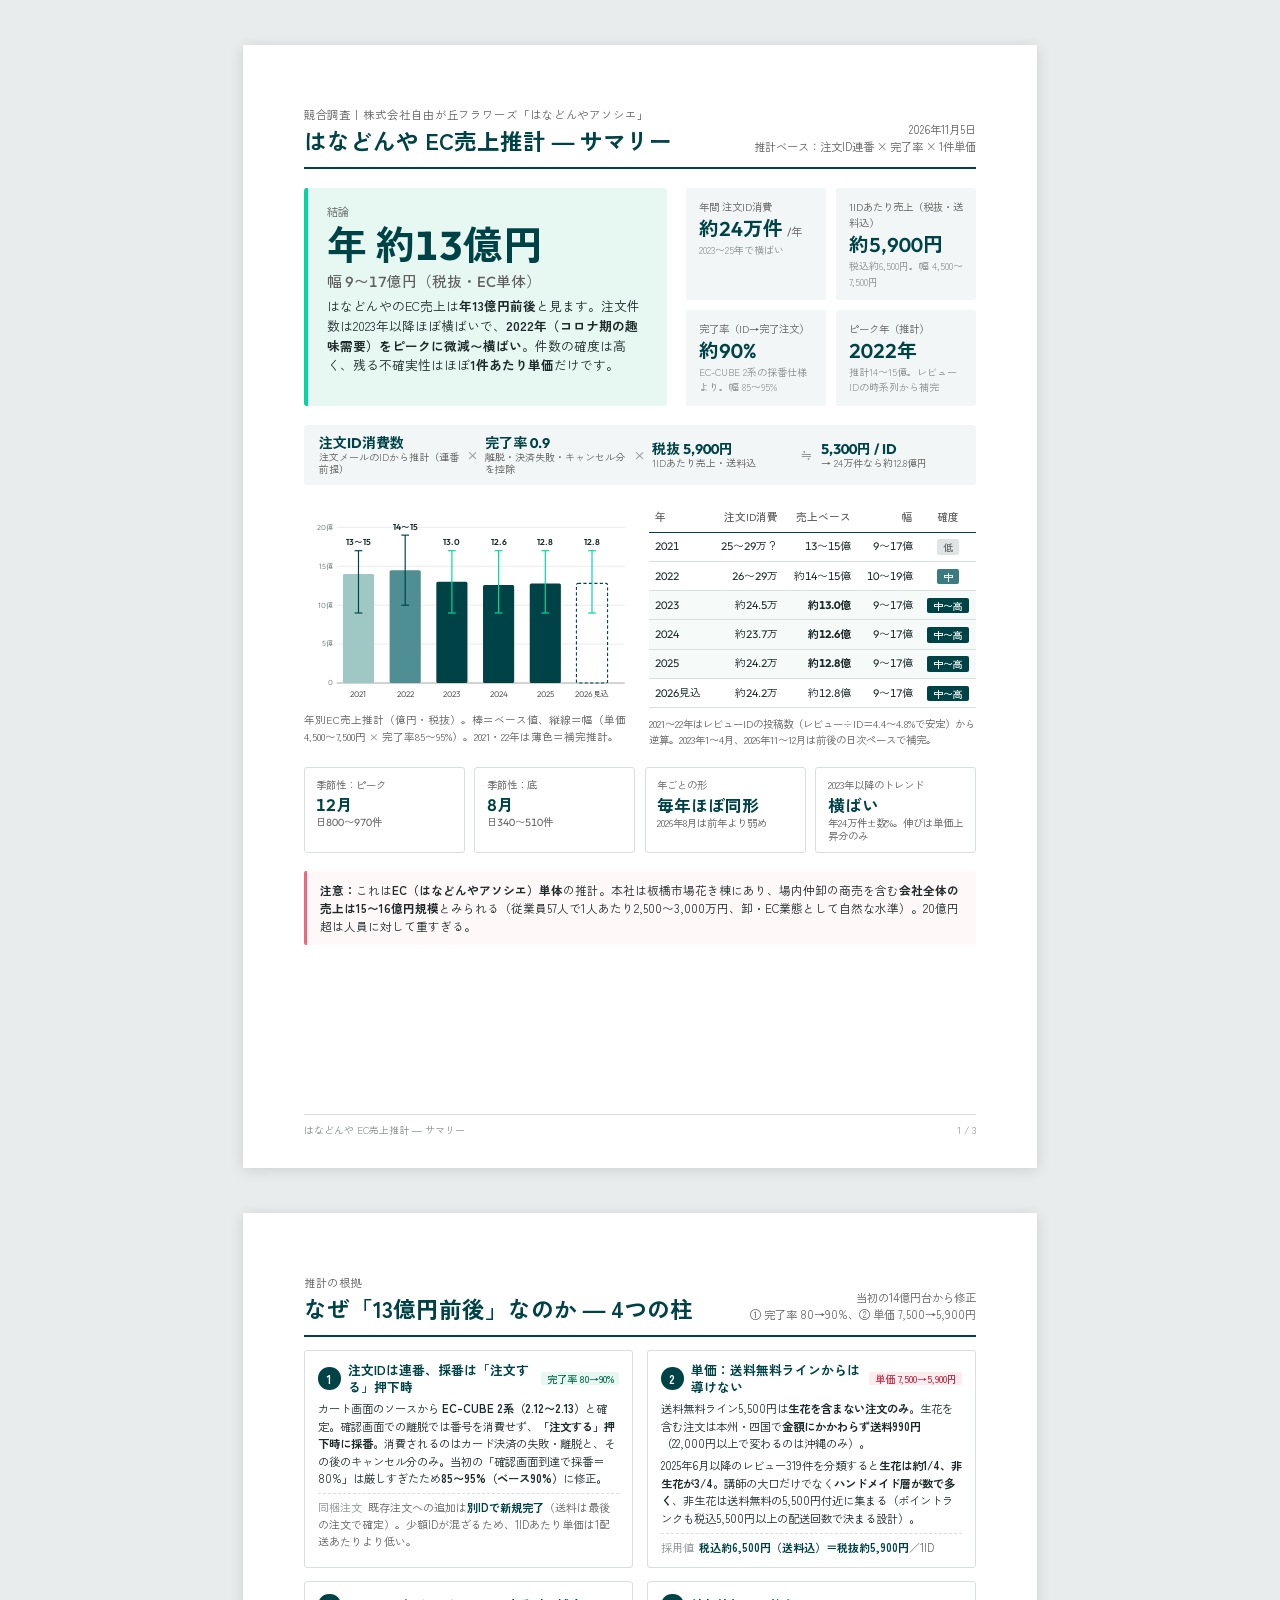
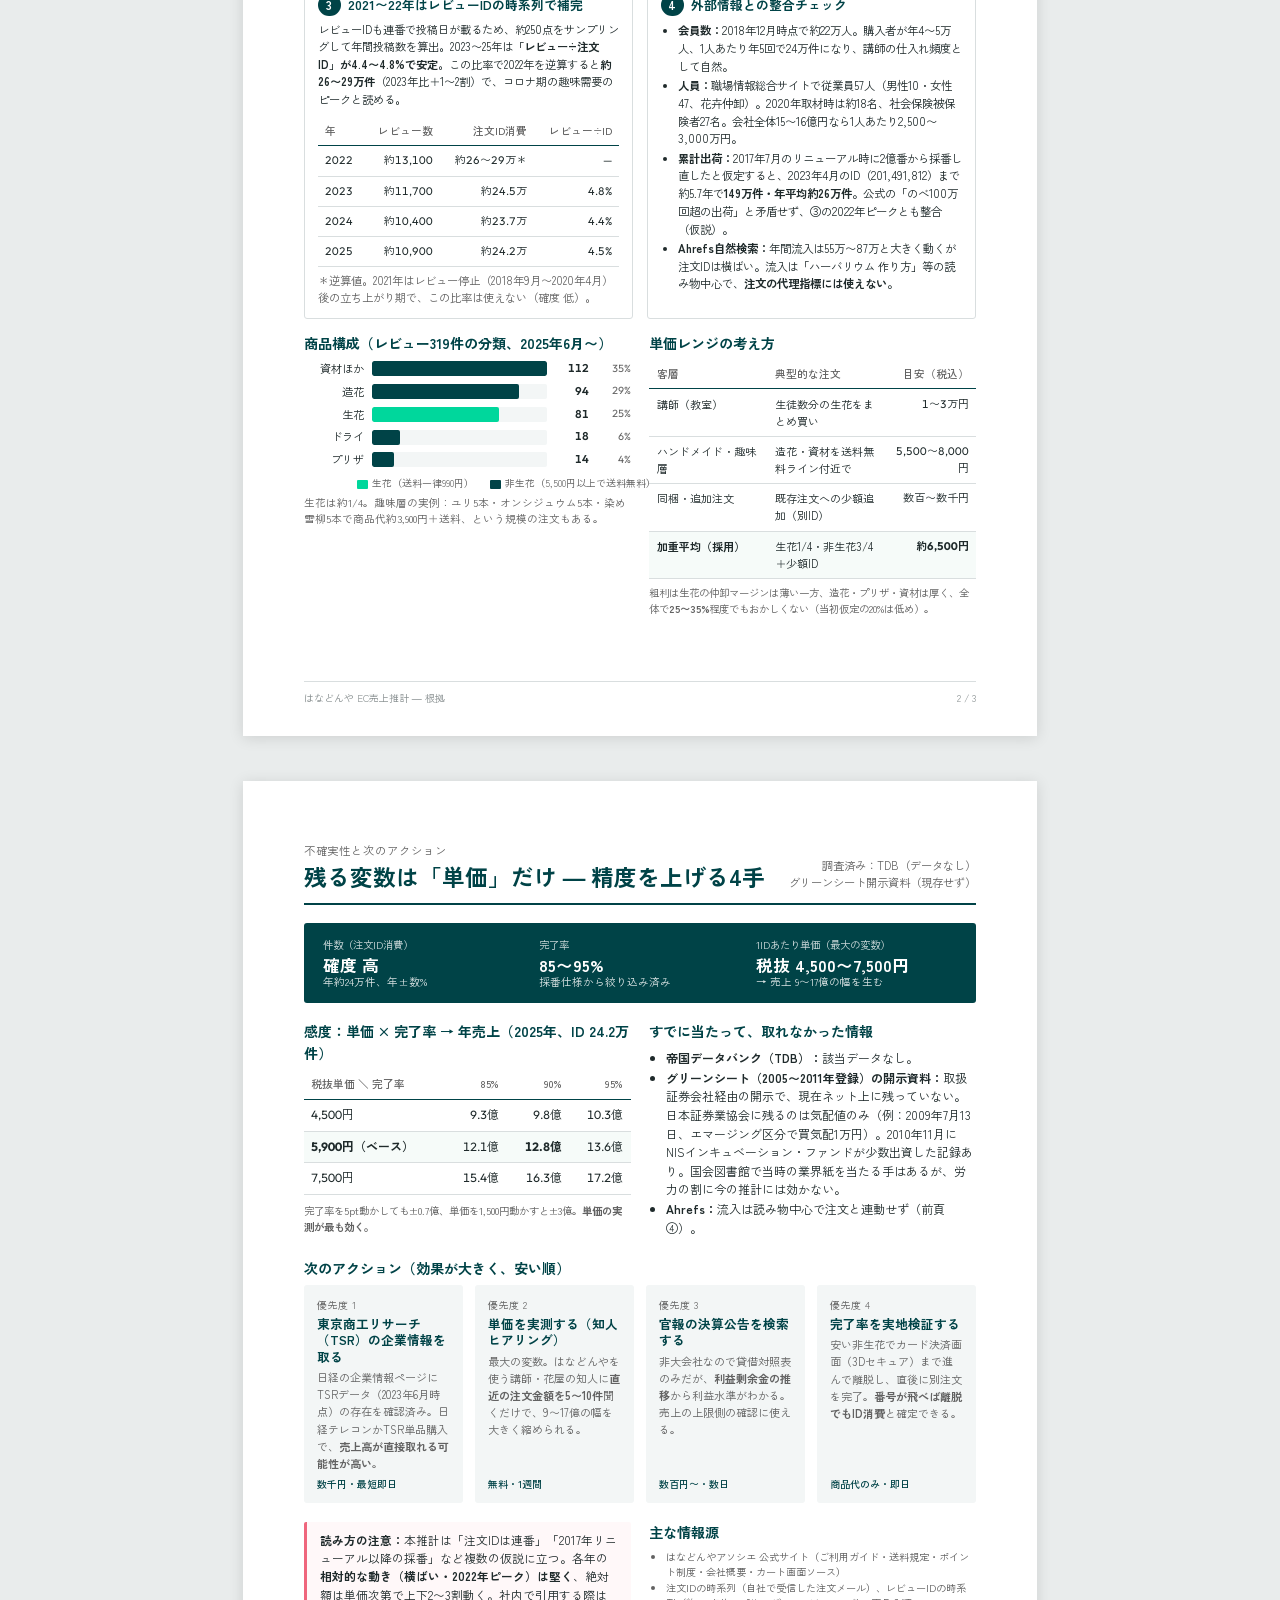
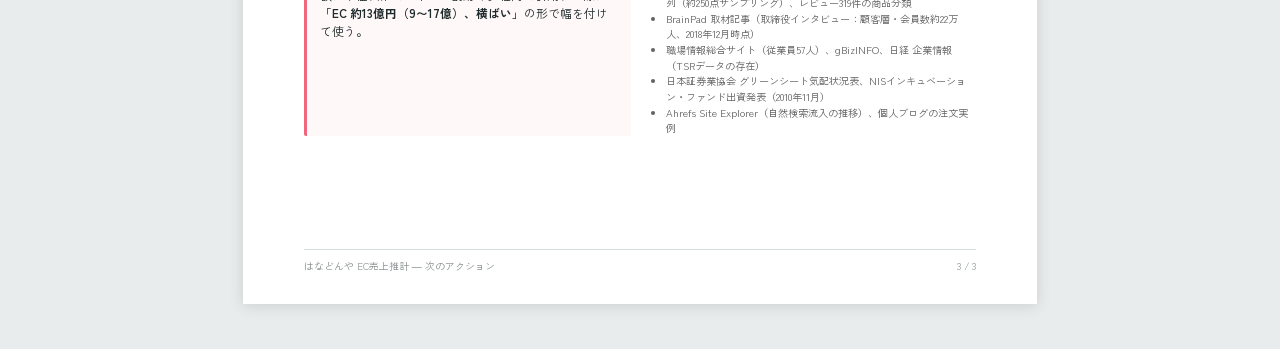
<file: hanadonya-2026-11/hanadonya_ec_sales_estimate.html>
<!doctype html>
<html lang="ja">
<head>
<meta charset="utf-8">
<meta name="viewport" content="width=device-width, initial-scale=1">
<title>はなどんや EC売上推計</title>
<link rel="preconnect" href="https://fonts.googleapis.com">
<link rel="stylesheet" href="https://fonts.googleapis.com/css2?family=Zen+Kaku+Gothic+New:wght@400;500;700&family=Outfit:wght@400;500;600;700&display=swap">
<style>
  :root{
    --moss:#004347; --light:#00D79C; --flower:#EF667D;
    --ink:#1f2a2b; --ink2:#626262; --muted:#8a9192; --line:#d9dedf;
    --bg:#ffffff; --bg2:#f3f6f6; --accent-bg:#e6f8f1;
    --page-w:210mm; --page-h:297mm;
  }
  *{box-sizing:border-box}
  html,body{margin:0;padding:0;background:#e9ecec;color:var(--ink);
    font-family:'Zen Kaku Gothic New','Hiragino Kaku Gothic ProN','Noto Sans JP',sans-serif;
    font-size:10.5pt;line-height:1.55;-webkit-font-smoothing:antialiased}
  .num,.en{font-family:'Outfit','Zen Kaku Gothic New',sans-serif;font-variant-numeric:tabular-nums}
  .page{width:var(--page-w);height:var(--page-h);margin:12mm auto;background:var(--bg);
    padding:16mm 16mm 14mm;position:relative;box-shadow:0 2px 14px rgba(0,0,0,.12);
    display:flex;flex-direction:column;gap:5mm;overflow:hidden}
  .page:last-child{margin-bottom:12mm}
  @media print{
    html,body{background:#fff}
    .page{margin:0;box-shadow:none;page-break-after:always;break-after:page}
    .page:last-child{page-break-after:auto;break-after:auto}
  }
  @page{size:A4;margin:0}

  /* header / footer */
  .hdr{display:flex;justify-content:space-between;align-items:flex-end;border-bottom:2px solid var(--moss);padding-bottom:3mm}
  .hdr .eyebrow{font-size:8.5pt;color:var(--ink2);letter-spacing:.08em}
  .hdr h1{margin:1mm 0 0;font-size:17pt;font-weight:700;color:var(--moss);line-height:1.25}
  .hdr .meta{font-size:8.5pt;color:var(--ink2);text-align:right;line-height:1.5}
  .ftr{position:absolute;left:16mm;right:16mm;bottom:8mm;display:flex;justify-content:space-between;
    font-size:7.5pt;color:var(--muted);border-top:1px solid var(--line);padding-top:2mm}

  h2{margin:0;font-size:12.5pt;color:var(--moss);font-weight:700;display:flex;align-items:center;gap:2.5mm}
  h2 .tag{display:inline-block;background:var(--moss);color:#fff;font-size:8pt;padding:.5mm 2mm;border-radius:2px;font-weight:500;letter-spacing:.05em}
  h3{margin:0 0 1.5mm;font-size:10.5pt;color:var(--moss);font-weight:700}
  p{margin:0}
  .sub{color:var(--ink2)}
  .small{font-size:8.5pt}
  .xs{font-size:7.8pt;color:var(--ink2)}
  b{font-weight:700}
  .hl{background:linear-gradient(transparent 55%,#c9f5e5 55%)}

  /* headline block */
  .lead{display:grid;grid-template-columns:1.25fr 1fr;gap:5mm}
  .verdict{background:var(--accent-bg);border-left:4px solid var(--light);padding:4mm 5mm;border-radius:3px}
  .verdict .big{font-size:30pt;font-weight:700;color:var(--moss);line-height:1.05;margin:1mm 0 1.5mm}
  .verdict .big small{display:block;font-size:11pt;font-weight:500;color:var(--ink2);margin-top:1.5mm;line-height:1.3}
  .verdict .lbl{font-size:8.5pt;color:var(--ink2);letter-spacing:.06em}
  .verdict p.body{font-size:9.5pt;margin-top:1.5mm}
  .tiles{display:grid;grid-template-columns:1fr 1fr;gap:2.5mm}
  .tile{background:var(--bg2);border-radius:3px;padding:3mm 3.5mm}
  .tile .k{font-size:7.8pt;color:var(--ink2)}
  .tile .v{font-size:15pt;font-weight:600;color:var(--moss);line-height:1.15;margin-top:.5mm}
  .tile .v small{font-size:8.5pt;color:var(--ink2);font-weight:400;margin-left:1mm}
  .tile .n{font-size:7.5pt;color:var(--muted);margin-top:.5mm}

  .formula{display:flex;align-items:center;gap:2mm;background:var(--bg2);border-radius:3px;padding:2.5mm 4mm;font-size:9.5pt}
  .formula .op{color:var(--muted);font-weight:500}
  .formula .t{display:flex;flex-direction:column;line-height:1.2;flex:1}
  .formula .t b{font-size:10.5pt;color:var(--moss);white-space:nowrap}
  .formula .t span{font-size:7.5pt;color:var(--ink2)}

  /* chart + table row */
  .row2{display:grid;grid-template-columns:1fr 1fr;gap:5mm;align-items:start}
  .row2 table{font-size:8.2pt}
  .row2 th,.row2 td{white-space:nowrap;padding:1.5mm 1.6mm}
  figure{margin:0}
  figcaption{font-size:8pt;color:var(--ink2);margin-top:1mm}
  svg text{font-family:'Outfit','Zen Kaku Gothic New',sans-serif}

  table{width:100%;border-collapse:collapse;font-size:9pt}
  th,td{padding:1.6mm 2mm;border-bottom:1px solid var(--line);text-align:left;vertical-align:top}
  th{font-weight:500;color:var(--ink2);font-size:8pt;border-bottom:1.5px solid var(--moss);background:transparent}
  td.r,th.r{text-align:right}
  td.c,th.c{text-align:center}
  tr.hi td{background:#f6fbf9}
  .conf{display:inline-block;padding:0 1.6mm;border-radius:2px;font-size:7.5pt;font-weight:500;color:#fff;background:var(--muted);white-space:nowrap}
  .conf.h{background:var(--moss)} .conf.m{background:#3b7a7e} .conf.l{background:#dfe4e5;color:var(--ink2)}

  /* cards */
  .cards{display:grid;grid-template-columns:1fr 1fr;gap:3.5mm}
  .card{border:1px solid var(--line);border-radius:3px;padding:3mm 3.5mm;display:flex;flex-direction:column;gap:1.2mm}
  .card .no{display:inline-flex;align-items:center;justify-content:center;width:6mm;height:6mm;border-radius:50%;background:var(--moss);color:#fff;font-size:9pt;font-weight:600;flex:none}
  .card .ttl{display:flex;align-items:center;gap:2mm;font-weight:700;color:var(--moss);font-size:9.6pt;line-height:1.3}
  .card p{font-size:8.5pt}
  .card .kv{font-size:8.3pt;color:var(--ink2);border-top:1px dashed var(--line);padding-top:1.2mm;margin-top:.3mm}
  .card .kv .k{color:var(--muted);margin-right:1.5mm}
  .card .kv b{color:var(--moss)}
  .delta{display:inline-block;font-size:7.6pt;padding:0 1.5mm;border-radius:2px;background:#fdecef;color:#b7314a;font-weight:500;white-space:nowrap}
  .delta.up{background:#e6f8f1;color:#0b6b4f}

  ul{margin:0;padding-left:4.5mm}
  li{margin:.4mm 0}

  .band{background:var(--moss);color:#fff;border-radius:3px;padding:3.5mm 5mm;display:grid;grid-template-columns:1fr 1fr 1fr;gap:4mm}
  .band .k{font-size:7.8pt;opacity:.8}
  .band .v{font-size:12.5pt;font-weight:600;line-height:1.2;margin-top:.5mm}
  .band .v small{display:block;font-size:8pt;font-weight:400;opacity:.85;margin-top:.5mm}

  .steps{display:grid;grid-template-columns:repeat(4,1fr);gap:3mm}
  .step{background:var(--bg2);border-radius:3px;padding:3mm 3.5mm;display:flex;flex-direction:column;gap:1mm}
  .step .pri{font-size:7.5pt;color:var(--ink2);letter-spacing:.06em}
  .step .t{font-weight:700;color:var(--moss);font-size:9.5pt;line-height:1.3}
  .step p{font-size:8.3pt;color:var(--ink2)}
  .step .cost{font-size:7.5pt;color:var(--moss);font-weight:500;margin-top:auto}

  .split{display:grid;grid-template-columns:1fr 1fr;gap:5mm}
  .split>*{min-width:0}
  .note{background:#fff8f9;border-left:3px solid var(--flower);padding:2.5mm 3.5mm;border-radius:2px;font-size:8.8pt}
  .src{font-size:7.6pt;color:var(--ink2);line-height:1.5}
  .src li{margin:.2mm 0}
  .season{display:grid;grid-template-columns:repeat(4,1fr);gap:2.5mm}
  .st{border:1px solid var(--line);border-radius:3px;padding:2.5mm 3mm}
  .st .k{font-size:7.8pt;color:var(--ink2)}
  .st .v{font-size:12.5pt;font-weight:600;color:var(--moss);line-height:1.2;margin-top:.5mm}
  .st .v small{display:block;font-size:7.8pt;font-weight:400;color:var(--ink2);margin-top:.5mm}
  .mix{display:flex;flex-direction:column;gap:1.4mm;margin-top:1mm}
  .mrow{display:grid;grid-template-columns:16mm 1fr 9mm 9mm;align-items:center;gap:2mm;font-size:8.5pt}
  .ml{text-align:right;color:var(--ink)}
  .mb{display:block;height:4mm;background:var(--bg2);border-radius:2px;overflow:hidden}
  .mf{display:block;height:100%;border-radius:2px}
  .mf.non,.sw.non{background:var(--moss)} .mf.fresh,.sw.fresh{background:var(--light)}
  .mv{font-weight:600;text-align:right} .mp{color:var(--ink2);font-size:7.8pt;text-align:right}
  .mlegend{display:flex;gap:4mm;font-size:7.4pt;color:var(--ink2);margin-top:.5mm;padding-left:14mm;white-space:nowrap}
  .sw{display:inline-block;width:3mm;height:2.2mm;border-radius:1px;margin-right:1.2mm;vertical-align:middle}
</style>
</head>
<body>

<!-- ===================== PAGE 1 : SUMMARY ===================== -->
<section class="page">
  <div class="hdr">
    <div>
      <div class="eyebrow">競合調査｜株式会社自由が丘フラワーズ「はなどんやアソシエ」</div>
      <h1>はなどんや EC売上推計 ― サマリー</h1>
    </div>
    <div class="meta">2026年11月5日<br>推計ベース：注文ID連番 × 完了率 × 1件単価</div>
  </div>

  <div class="lead">
    <div class="verdict">
      <div class="lbl">結論</div>
      <div class="big num">年 約13億円<small>幅 9〜17億円（税抜・EC単体）</small></div>
      <p class="body">はなどんやのEC売上は<b>年13億円前後</b>と見ます。注文件数は2023年以降ほぼ横ばいで、<b>2022年（コロナ期の趣味需要）をピークに微減〜横ばい</b>。件数の確度は高く、残る不確実性はほぼ<b>1件あたり単価</b>だけです。</p>
    </div>
    <div class="tiles">
      <div class="tile"><div class="k">年間 注文ID消費</div><div class="v num">約24万件<small>/年</small></div><div class="n">2023〜25年で横ばい</div></div>
      <div class="tile"><div class="k">1IDあたり売上（税抜・送料込）</div><div class="v num">約5,900円</div><div class="n">税込約6,500円。幅 4,500〜7,500円</div></div>
      <div class="tile"><div class="k">完了率（ID→完了注文）</div><div class="v num">約90%</div><div class="n">EC-CUBE 2系の採番仕様より。幅 85〜95%</div></div>
      <div class="tile"><div class="k">ピーク年（推計）</div><div class="v num">2022年</div><div class="n">推計14〜15億。レビューIDの時系列から補完</div></div>
    </div>
  </div>

  <div class="formula">
    <div class="t"><b class="num">注文ID消費数</b><span>注文メールのIDから推計（連番前提）</span></div>
    <span class="op">×</span>
    <div class="t"><b class="num">完了率 0.9</b><span>離脱・決済失敗・キャンセル分を控除</span></div>
    <span class="op">×</span>
    <div class="t"><b class="num">税抜 5,900円</b><span>1IDあたり売上・送料込</span></div>
    <span class="op">≒</span>
    <div class="t"><b class="num">5,300円 / ID</b><span>→ 24万件なら約12.8億円</span></div>
  </div>

  <div class="row2">
    <figure>
      <svg viewBox="0 0 420 256" width="100%" role="img" aria-label="年別のEC売上推計。2021年から2026年見込まで、ベース値と幅を示す棒グラフ">
<g stroke="#e3e7e8" stroke-width="1"><line x1="42" y1="30" x2="412" y2="30"/><line x1="42" y1="80" x2="412" y2="80"/><line x1="42" y1="130" x2="412" y2="130"/><line x1="42" y1="180" x2="412" y2="180"/></g>
<line x1="42" y1="230" x2="412" y2="230" stroke="#8a9192" stroke-width="1"/>
<g font-size="9.5" fill="#8a9192" text-anchor="end"><text x="37" y="33">20億</text><text x="37" y="83">15億</text><text x="37" y="133">10億</text><text x="37" y="183">5億</text><text x="37" y="233">0</text></g>
<g><rect x="50" y="90" width="40" height="140" rx="2" fill="#9fc7c3"/>
<line x1="70" y1="140" x2="70" y2="60" stroke="#004347" stroke-width="1.5"/>
<line x1="65" y1="140" x2="75" y2="140" stroke="#004347" stroke-width="1.5"/><line x1="65" y1="60" x2="75" y2="60" stroke="#004347" stroke-width="1.5"/>
<text x="70" y="53" font-size="11" fill="#1f2a2b" text-anchor="middle" font-weight="600">13〜15</text>
<text x="70" y="248" font-size="10.5" fill="#626262" text-anchor="middle">2021</text></g>
<g><rect x="110" y="85" width="40" height="145" rx="2" fill="#4f8e92"/>
<line x1="130" y1="130" x2="130" y2="40" stroke="#004347" stroke-width="1.5"/>
<line x1="125" y1="130" x2="135" y2="130" stroke="#004347" stroke-width="1.5"/><line x1="125" y1="40" x2="135" y2="40" stroke="#004347" stroke-width="1.5"/>
<text x="130" y="33" font-size="11" fill="#1f2a2b" text-anchor="middle" font-weight="600">14〜15</text>
<text x="130" y="248" font-size="10.5" fill="#626262" text-anchor="middle">2022</text></g>
<g><rect x="170" y="100" width="40" height="130" rx="2" fill="#004347"/>
<line x1="190" y1="140" x2="190" y2="60" stroke="#00D79C" stroke-width="1.5"/>
<line x1="185" y1="140" x2="195" y2="140" stroke="#00D79C" stroke-width="1.5"/><line x1="185" y1="60" x2="195" y2="60" stroke="#00D79C" stroke-width="1.5"/>
<text x="190" y="53" font-size="11" fill="#1f2a2b" text-anchor="middle" font-weight="600">13.0</text>
<text x="190" y="248" font-size="10.5" fill="#626262" text-anchor="middle">2023</text></g>
<g><rect x="230" y="104" width="40" height="126" rx="2" fill="#004347"/>
<line x1="250" y1="140" x2="250" y2="60" stroke="#00D79C" stroke-width="1.5"/>
<line x1="245" y1="140" x2="255" y2="140" stroke="#00D79C" stroke-width="1.5"/><line x1="245" y1="60" x2="255" y2="60" stroke="#00D79C" stroke-width="1.5"/>
<text x="250" y="53" font-size="11" fill="#1f2a2b" text-anchor="middle" font-weight="600">12.6</text>
<text x="250" y="248" font-size="10.5" fill="#626262" text-anchor="middle">2024</text></g>
<g><rect x="290" y="102" width="40" height="128" rx="2" fill="#004347"/>
<line x1="310" y1="140" x2="310" y2="60" stroke="#00D79C" stroke-width="1.5"/>
<line x1="305" y1="140" x2="315" y2="140" stroke="#00D79C" stroke-width="1.5"/><line x1="305" y1="60" x2="315" y2="60" stroke="#00D79C" stroke-width="1.5"/>
<text x="310" y="53" font-size="11" fill="#1f2a2b" text-anchor="middle" font-weight="600">12.8</text>
<text x="310" y="248" font-size="10.5" fill="#626262" text-anchor="middle">2025</text></g>
<g><rect x="350" y="102" width="40" height="128" rx="2" fill="none" stroke="#004347" stroke-width="1.4" stroke-dasharray="4 3"/>
<line x1="370" y1="140" x2="370" y2="60" stroke="#00D79C" stroke-width="1.5"/>
<line x1="365" y1="140" x2="375" y2="140" stroke="#00D79C" stroke-width="1.5"/><line x1="365" y1="60" x2="375" y2="60" stroke="#00D79C" stroke-width="1.5"/>
<text x="370" y="53" font-size="11" fill="#1f2a2b" text-anchor="middle" font-weight="600">12.8</text>
<text x="370" y="248" font-size="10.5" fill="#626262" text-anchor="middle">2026見込</text></g>
</svg>
      <figcaption>年別EC売上推計（億円・税抜）。棒＝ベース値、縦線＝幅（単価4,500〜7,500円 × 完了率85〜95%）。2021・22年は薄色＝補完推計。</figcaption>
    </figure>

    <div>
      <table>
        <tr><th>年</th><th class="r">注文ID消費</th><th class="r">売上ベース</th><th class="r">幅</th><th class="c">確度</th></tr>
        <tr><td class="num">2021</td><td class="r num">25〜29万？</td><td class="r num">13〜15億</td><td class="r num">9〜17億</td><td class="c"><span class="conf l">低</span></td></tr>
        <tr><td class="num">2022</td><td class="r num">26〜29万</td><td class="r num">約14〜15億</td><td class="r num">10〜19億</td><td class="c"><span class="conf m">中</span></td></tr>
        <tr class="hi"><td class="num">2023</td><td class="r num">約24.5万</td><td class="r num"><b>約13.0億</b></td><td class="r num">9〜17億</td><td class="c"><span class="conf h">中〜高</span></td></tr>
        <tr class="hi"><td class="num">2024</td><td class="r num">約23.7万</td><td class="r num"><b>約12.6億</b></td><td class="r num">9〜17億</td><td class="c"><span class="conf h">中〜高</span></td></tr>
        <tr class="hi"><td class="num">2025</td><td class="r num">約24.2万</td><td class="r num"><b>約12.8億</b></td><td class="r num">9〜17億</td><td class="c"><span class="conf h">中〜高</span></td></tr>
        <tr><td class="num">2026見込</td><td class="r num">約24.2万</td><td class="r num">約12.8億</td><td class="r num">9〜17億</td><td class="c"><span class="conf h">中〜高</span></td></tr>
      </table>
      <p class="xs" style="margin-top:2mm">2021〜22年はレビューIDの投稿数（レビュー÷ID＝4.4〜4.8%で安定）から逆算。2023年1〜4月、2026年11〜12月は前後の日次ペースで補完。</p>
    </div>
  </div>

  <div class="season">
    <div class="st"><div class="k">季節性：ピーク</div><div class="v num">12月<small>日800〜970件</small></div></div>
    <div class="st"><div class="k">季節性：底</div><div class="v num">8月<small>日340〜510件</small></div></div>
    <div class="st"><div class="k">年ごとの形</div><div class="v">毎年ほぼ同形<small>2026年8月は前年より弱め</small></div></div>
    <div class="st"><div class="k">2023年以降のトレンド</div><div class="v">横ばい<small>年24万件±数%。伸びは単価上昇分のみ</small></div></div>
  </div>

  <div class="note">
    <b>注意：</b>これは<b>EC（はなどんやアソシエ）単体</b>の推計。本社は板橋市場花き棟にあり、場内仲卸の商売を含む<b>会社全体の売上は15〜16億円規模</b>とみられる（従業員57人で1人あたり2,500〜3,000万円、卸・EC業態として自然な水準）。20億円超は人員に対して重すぎる。
  </div>

  <div class="ftr"><span>はなどんや EC売上推計 ― サマリー</span><span>1 / 3</span></div>
</section>

<!-- ===================== PAGE 2 : EVIDENCE ===================== -->
<section class="page" style="gap:3.5mm">
  <div class="hdr">
    <div>
      <div class="eyebrow">推計の根拠</div>
      <h1>なぜ「13億円前後」なのか ― 4つの柱</h1>
    </div>
    <div class="meta">当初の14億円台から修正<br>① 完了率 80→90%、② 単価 7,500→5,900円</div>
  </div>

  <div class="cards">
    <div class="card">
      <div class="ttl"><span class="no">1</span><span style="flex:1">注文IDは連番、採番は「注文する」押下時</span><span class="delta up">完了率 80→90%</span></div>
      <p>カート画面のソースから <b>EC-CUBE 2系（2.12〜2.13）</b>と確定。確認画面での離脱では番号を消費せず、<b>「注文する」押下時に採番</b>。消費されるのはカード決済の失敗・離脱と、その後のキャンセル分のみ。当初の「確認画面到達で採番＝80%」は厳しすぎたため<b>85〜95%（ベース90%）</b>に修正。</p>
      <div class="kv"><span class="k">同梱注文</span>既存注文への追加は<b>別IDで新規完了</b>（送料は最後の注文で確定）。少額IDが混ざるため、1IDあたり単価は1配送あたりより低い。</div>
    </div>

    <div class="card">
      <div class="ttl"><span class="no">2</span><span style="flex:1">単価：送料無料ラインからは導けない</span><span class="delta">単価 7,500→5,900円</span></div>
      <p>送料無料ライン5,500円は<b>生花を含まない注文のみ</b>。生花を含む注文は本州・四国で<b>金額にかかわらず送料990円</b>（22,000円以上で変わるのは沖縄のみ）。</p>
      <p>2025年6月以降のレビュー319件を分類すると<b>生花は約1/4、非生花が3/4</b>。講師の大口だけでなく<b>ハンドメイド層が数で多く</b>、非生花は送料無料の5,500円付近に集まる（ポイントランクも税込5,500円以上の配送回数で決まる設計）。</p>
      <div class="kv"><span class="k">採用値</span><b>税込約6,500円（送料込）＝税抜約5,900円</b>／1ID</div>
    </div>

    <div class="card">
      <div class="ttl"><span class="no">3</span>2021〜22年はレビューIDの時系列で補完</div>
      <p>レビューIDも連番で投稿日が載るため、約250点をサンプリングして年間投稿数を算出。2023〜25年は<b>「レビュー÷注文ID」が4.4〜4.8%で安定</b>。この比率で2022年を逆算すると<b>約26〜29万件</b>（2023年比＋1〜2割）で、コロナ期の趣味需要のピークと読める。</p>
      <table style="font-size:8.3pt;margin-top:1mm">
        <tr><th>年</th><th class="r">レビュー数</th><th class="r">注文ID消費</th><th class="r">レビュー÷ID</th></tr>
        <tr><td class="num">2022</td><td class="r num">約13,100</td><td class="r num">約26〜29万＊</td><td class="r num">—</td></tr>
        <tr><td class="num">2023</td><td class="r num">約11,700</td><td class="r num">約24.5万</td><td class="r num">4.8%</td></tr>
        <tr><td class="num">2024</td><td class="r num">約10,400</td><td class="r num">約23.7万</td><td class="r num">4.4%</td></tr>
        <tr><td class="num">2025</td><td class="r num">約10,900</td><td class="r num">約24.2万</td><td class="r num">4.5%</td></tr>
      </table>
      <p class="xs">＊逆算値。2021年はレビュー停止（2018年9月〜2020年4月）後の立ち上がり期で、この比率は使えない（確度 低）。</p>
    </div>

    <div class="card">
      <div class="ttl"><span class="no">4</span>外部情報との整合チェック</div>
      <ul style="font-size:8.6pt">
        <li><b>会員数：</b>2018年12月時点で約22万人。購入者が年4〜5万人、1人あたり年5回で24万件になり、講師の仕入れ頻度として自然。</li>
        <li><b>人員：</b>職場情報総合サイトで従業員57人（男性10・女性47、花卉仲卸）。2020年取材時は約18名、社会保険被保険者27名。会社全体15〜16億円なら1人あたり2,500〜3,000万円。</li>
        <li><b>累計出荷：</b>2017年7月のリニューアル時に2億番から採番し直したと仮定すると、2023年4月のID（201,491,812）まで約5.7年で<b>149万件・年平均約26万件</b>。公式の「のべ100万回超の出荷」と矛盾せず、③の2022年ピークとも整合（仮説）。</li>
        <li><b>Ahrefs自然検索：</b>年間流入は55万〜87万と大きく動くが注文IDは横ばい。流入は「ハーバリウム 作り方」等の読み物中心で、<b>注文の代理指標には使えない</b>。</li>
      </ul>
    </div>
  </div>

  <div class="split">
    <figure>
      <h3>商品構成（レビュー319件の分類、2025年6月〜）</h3>
      <div class="mix" role="img" aria-label="レビュー319件の商品分類。資材ほか112件、造花94件、生花81件、ドライ18件、プリザ14件">
        <div class="mrow"><span class="ml">資材ほか</span><span class="mb"><span class="mf non" style="width:100.0%"></span></span><span class="mv num">112</span><span class="mp num">35%</span></div><div class="mrow"><span class="ml">造花</span><span class="mb"><span class="mf non" style="width:83.9%"></span></span><span class="mv num">94</span><span class="mp num">29%</span></div><div class="mrow"><span class="ml">生花</span><span class="mb"><span class="mf fresh" style="width:72.3%"></span></span><span class="mv num">81</span><span class="mp num">25%</span></div><div class="mrow"><span class="ml">ドライ</span><span class="mb"><span class="mf non" style="width:16.1%"></span></span><span class="mv num">18</span><span class="mp num">6%</span></div><div class="mrow"><span class="ml">プリザ</span><span class="mb"><span class="mf non" style="width:12.5%"></span></span><span class="mv num">14</span><span class="mp num">4%</span></div>
        <div class="mlegend"><span><i class="sw fresh"></i>生花（送料一律990円）</span><span><i class="sw non"></i>非生花（5,500円以上で送料無料）</span></div>
      </div>
      <figcaption>生花は約1/4。趣味層の実例：ユリ5本・オンシジュウム5本・染め雪柳5本で商品代約3,900円＋送料、という規模の注文もある。</figcaption>
    </figure>
    <div>
      <h3>単価レンジの考え方</h3>
      <table style="font-size:8.3pt">
        <tr><th style="width:36%">客層</th><th>典型的な注文</th><th class="r" style="width:28%;white-space:nowrap">目安（税込）</th></tr>
        <tr><td>講師（教室）</td><td>生徒数分の生花をまとめ買い</td><td class="r num">1〜3万円</td></tr>
        <tr><td>ハンドメイド・趣味層</td><td>造花・資材を送料無料ライン付近で</td><td class="r num">5,500〜8,000円</td></tr>
        <tr><td>同梱・追加注文</td><td>既存注文への少額追加（別ID）</td><td class="r num">数百〜数千円</td></tr>
        <tr class="hi"><td><b>加重平均（採用）</b></td><td>生花1/4・非生花3/4＋少額ID</td><td class="r num"><b>約6,500円</b></td></tr>
      </table>
      <p class="xs" style="margin-top:1.5mm">粗利は生花の仲卸マージンは薄い一方、造花・プリザ・資材は厚く、全体で<b>25〜35%</b>程度でもおかしくない（当初仮定の20%は低め）。</p>
    </div>
  </div>

  <div class="ftr"><span>はなどんや EC売上推計 ― 根拠</span><span>2 / 3</span></div>
</section>

<!-- ===================== PAGE 3 : UNCERTAINTY & NEXT ===================== -->
<section class="page">
  <div class="hdr">
    <div>
      <div class="eyebrow">不確実性と次のアクション</div>
      <h1>残る変数は「単価」だけ ― 精度を上げる4手</h1>
    </div>
    <div class="meta">調査済み：TDB（データなし）<br>グリーンシート開示資料（現存せず）</div>
  </div>

  <div class="band">
    <div><div class="k">件数（注文ID消費）</div><div class="v">確度 高<small>年約24万件、年±数%</small></div></div>
    <div><div class="k">完了率</div><div class="v">85〜95%<small>採番仕様から絞り込み済み</small></div></div>
    <div><div class="k">1IDあたり単価（最大の変数）</div><div class="v">税抜 4,500〜7,500円<small>→ 売上 9〜17億の幅を生む</small></div></div>
  </div>

  <div class="split">
    <div>
      <h3>感度：単価 × 完了率 → 年売上（2025年、ID 24.2万件）</h3>
      <table style="font-size:9pt">
        <tr><th>税抜単価 ＼ 完了率</th><th class="r">85%</th><th class="r">90%</th><th class="r">95%</th></tr>
        <tr><td class="num">4,500円</td><td class="r num">9.3億</td><td class="r num">9.8億</td><td class="r num">10.3億</td></tr>
        <tr class="hi"><td class="num"><b>5,900円（ベース）</b></td><td class="r num">12.1億</td><td class="r num"><b>12.8億</b></td><td class="r num">13.6億</td></tr>
        <tr><td class="num">7,500円</td><td class="r num">15.4億</td><td class="r num">16.3億</td><td class="r num">17.2億</td></tr>
      </table>
      <p class="xs" style="margin-top:2mm">完了率を5pt動かしても±0.7億、単価を1,500円動かすと±3億。<b>単価の実測が最も効く。</b></p>
    </div>
    <div>
      <h3>すでに当たって、取れなかった情報</h3>
      <ul style="font-size:9pt">
        <li><b>帝国データバンク（TDB）：</b>該当データなし。</li>
        <li><b>グリーンシート（2005〜2011年登録）の開示資料：</b>取扱証券会社経由の開示で、現在ネット上に残っていない。日本証券業協会に残るのは気配値のみ（例：2009年7月13日、エマージング区分で買気配1万円）。2010年11月にNISインキュベーション・ファンドが少数出資した記録あり。国会図書館で当時の業界紙を当たる手はあるが、労力の割に今の推計には効かない。</li>
        <li><b>Ahrefs：</b>流入は読み物中心で注文と連動せず（前頁④）。</li>
      </ul>
    </div>
  </div>

  <div>
    <h3>次のアクション（効果が大きく、安い順）</h3>
    <div class="steps">
      <div class="step">
        <div class="pri">優先度 1</div>
        <div class="t">東京商工リサーチ（TSR）の企業情報を取る</div>
        <p>日経の企業情報ページにTSRデータ（2023年6月時点）の存在を確認済み。日経テレコンかTSR単品購入で、<b>売上高が直接取れる可能性が高い</b>。</p>
        <div class="cost">数千円・最短即日</div>
      </div>
      <div class="step">
        <div class="pri">優先度 2</div>
        <div class="t">単価を実測する（知人ヒアリング）</div>
        <p>最大の変数。はなどんやを使う講師・花屋の知人に<b>直近の注文金額を5〜10件</b>聞くだけで、9〜17億の幅を大きく縮められる。</p>
        <div class="cost">無料・1週間</div>
      </div>
      <div class="step">
        <div class="pri">優先度 3</div>
        <div class="t">官報の決算公告を検索する</div>
        <p>非大会社なので貸借対照表のみだが、<b>利益剰余金の推移</b>から利益水準がわかる。売上の上限側の確認に使える。</p>
        <div class="cost">数百円〜・数日</div>
      </div>
      <div class="step">
        <div class="pri">優先度 4</div>
        <div class="t">完了率を実地検証する</div>
        <p>安い非生花でカード決済画面（3Dセキュア）まで進んで離脱し、直後に別注文を完了。<b>番号が飛べば離脱でもID消費</b>と確定できる。</p>
        <div class="cost">商品代のみ・即日</div>
      </div>
    </div>
  </div>

  <div class="split">
    <div class="note">
      <b>読み方の注意：</b>本推計は「注文IDは連番」「2017年リニューアル以降の採番」など複数の仮説に立つ。各年の<b>相対的な動き（横ばい・2022年ピーク）は堅く</b>、絶対額は単価次第で上下2〜3割動く。社内で引用する際は「<b>EC 約13億円（9〜17億）、横ばい</b>」の形で幅を付けて使う。
    </div>
    <div>
      <h3>主な情報源</h3>
      <ul class="src">
        <li>はなどんやアソシエ 公式サイト（ご利用ガイド・送料規定・ポイント制度・会社概要・カート画面ソース）</li>
        <li>注文IDの時系列（自社で受信した注文メール）、レビューIDの時系列（約250点サンプリング）、レビュー319件の商品分類</li>
        <li>BrainPad 取材記事（取締役インタビュー：顧客層・会員数約22万人、2018年12月時点）</li>
        <li>職場情報総合サイト（従業員57人）、gBizINFO、日経 企業情報（TSRデータの存在）</li>
        <li>日本証券業協会 グリーンシート気配状況表、NISインキュベーション・ファンド出資発表（2010年11月）</li>
        <li>Ahrefs Site Explorer（自然検索流入の推移）、個人ブログの注文実例</li>
      </ul>
    </div>
  </div>

  <div class="ftr"><span>はなどんや EC売上推計 ― 次のアクション</span><span>3 / 3</span></div>
</section>

</body>
</html>
</file>
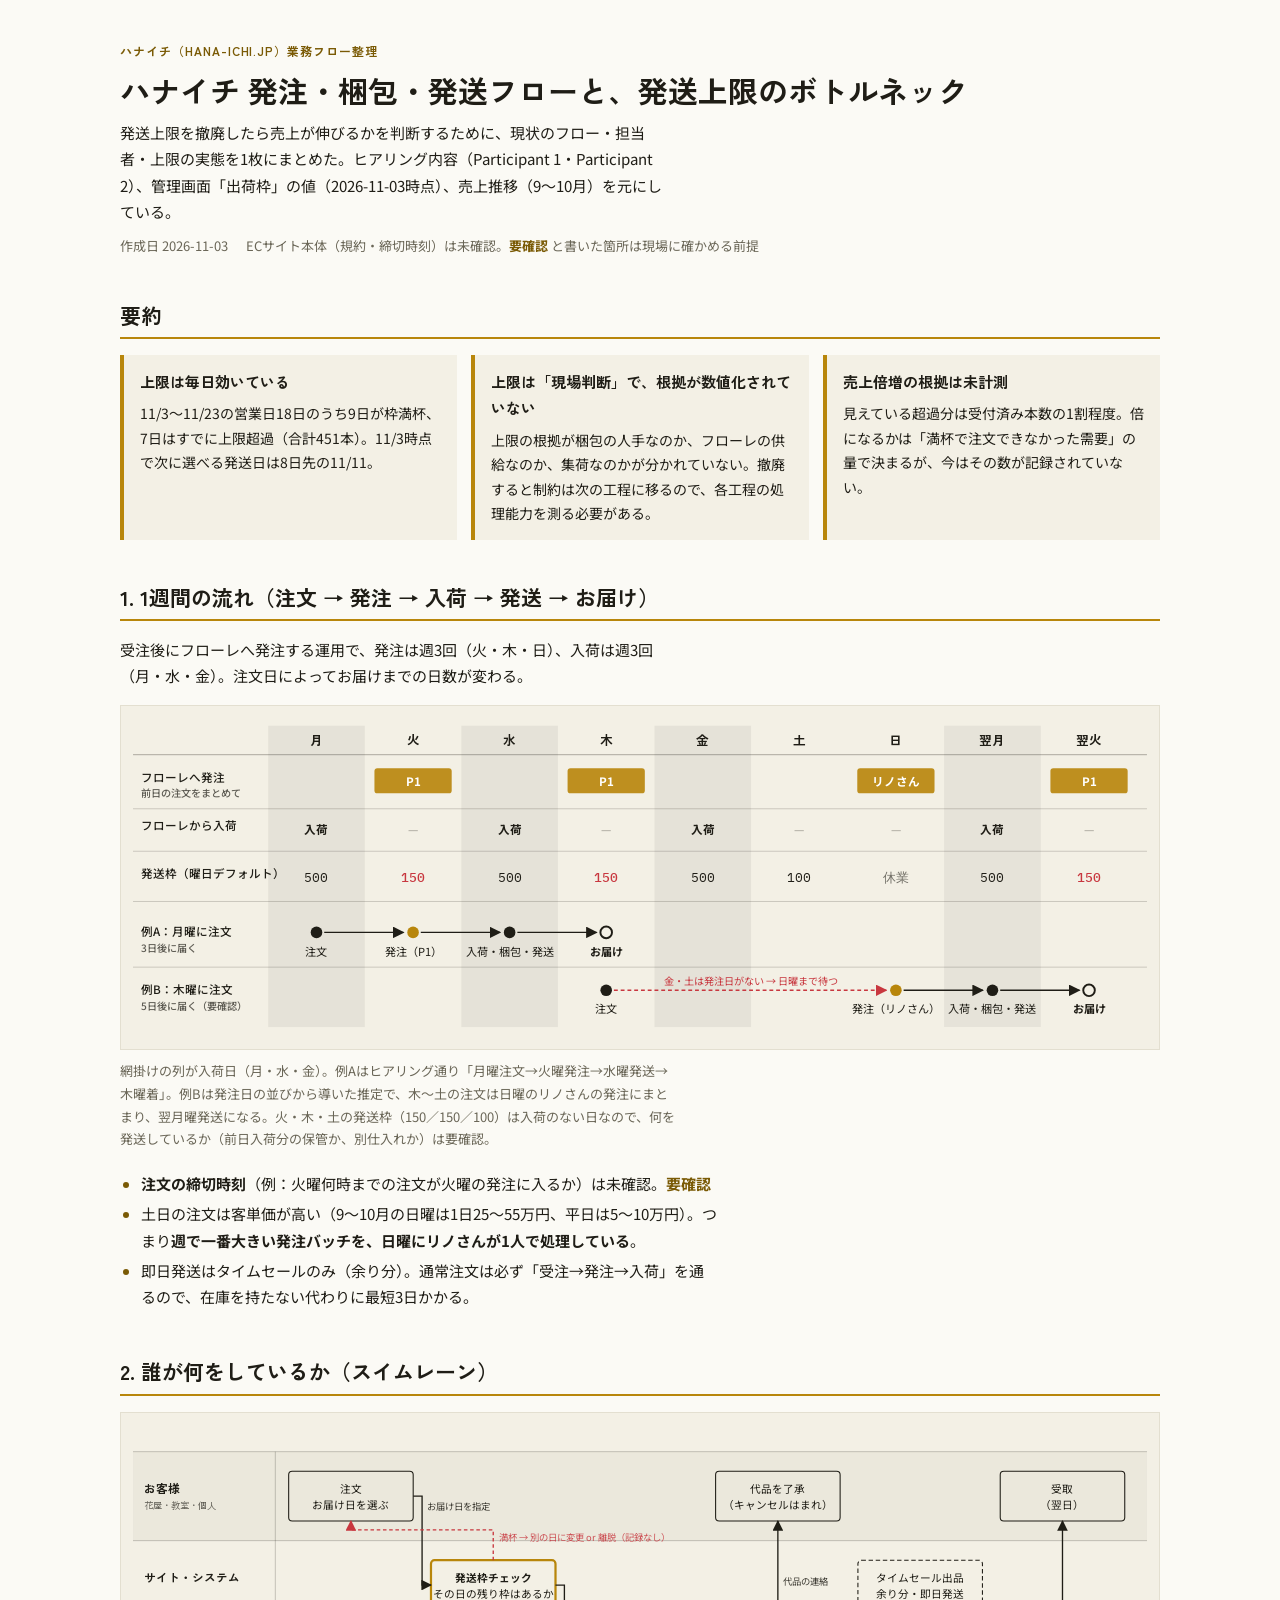
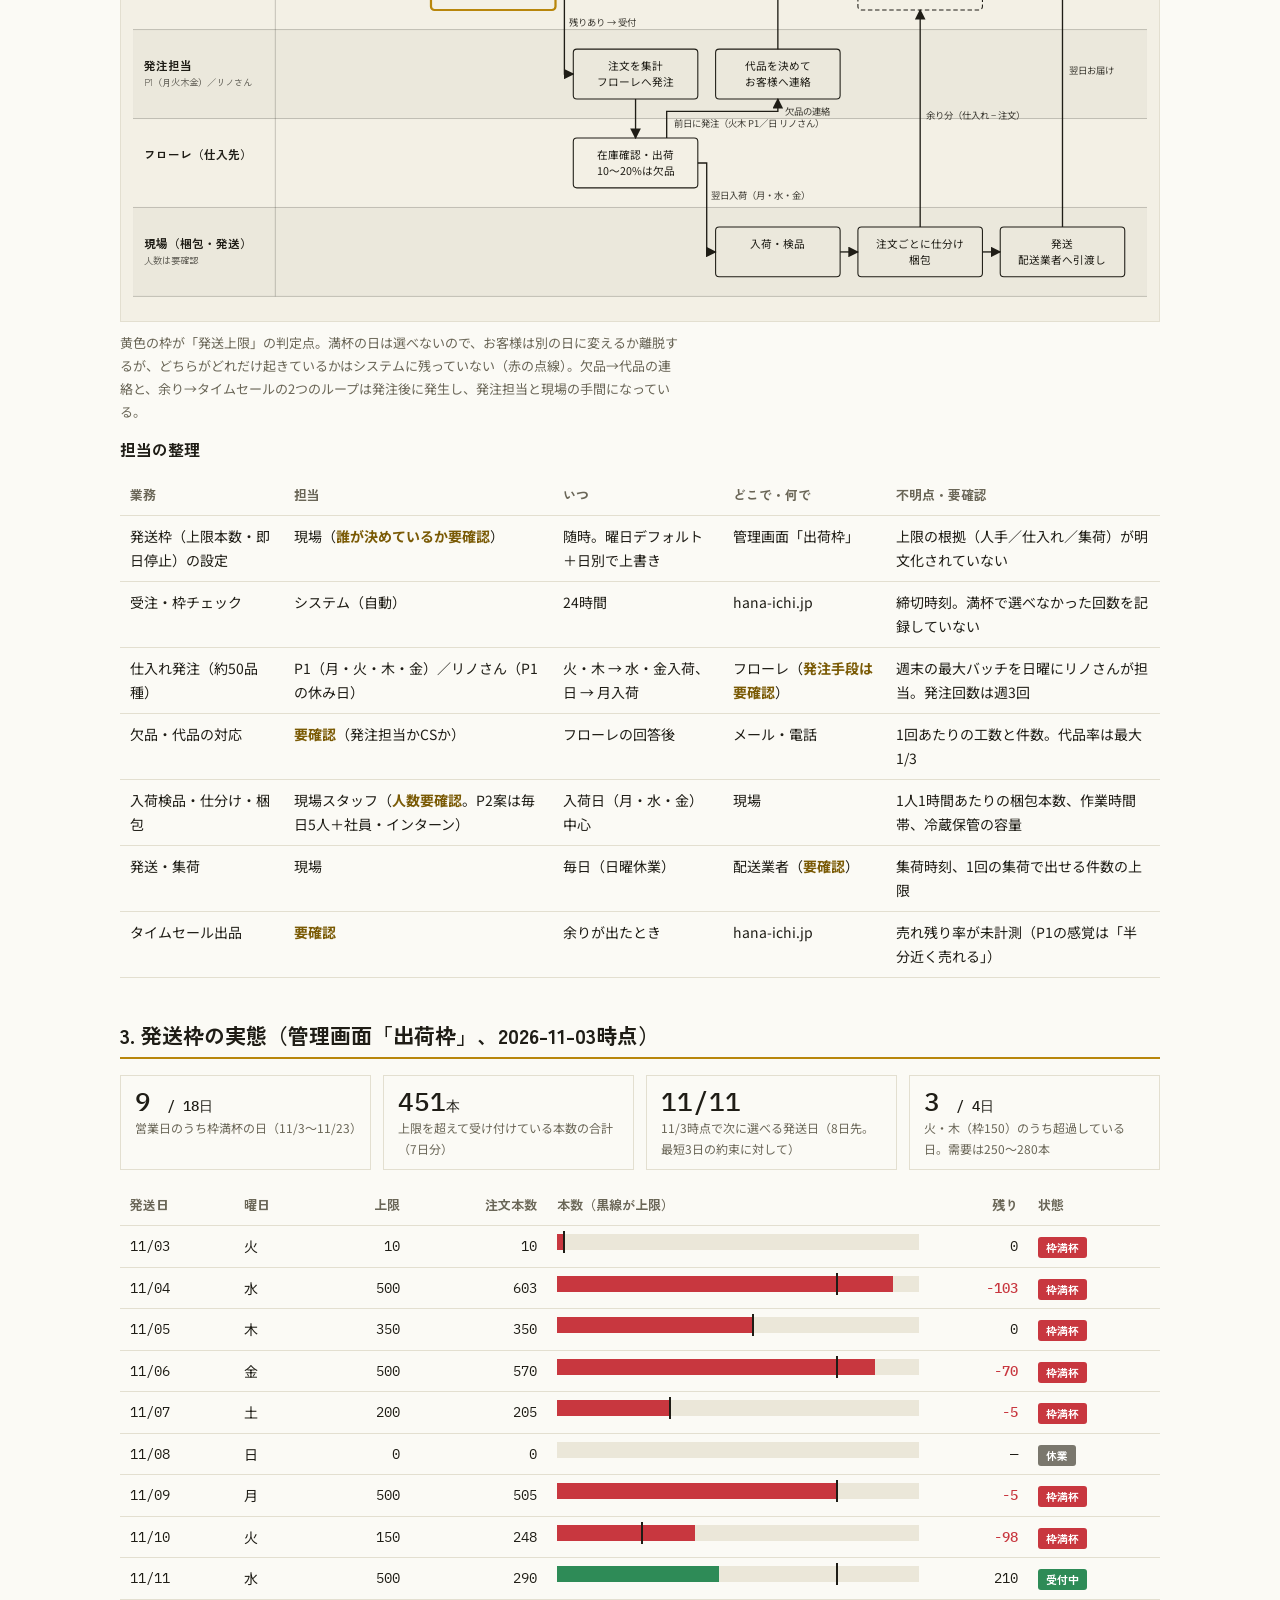
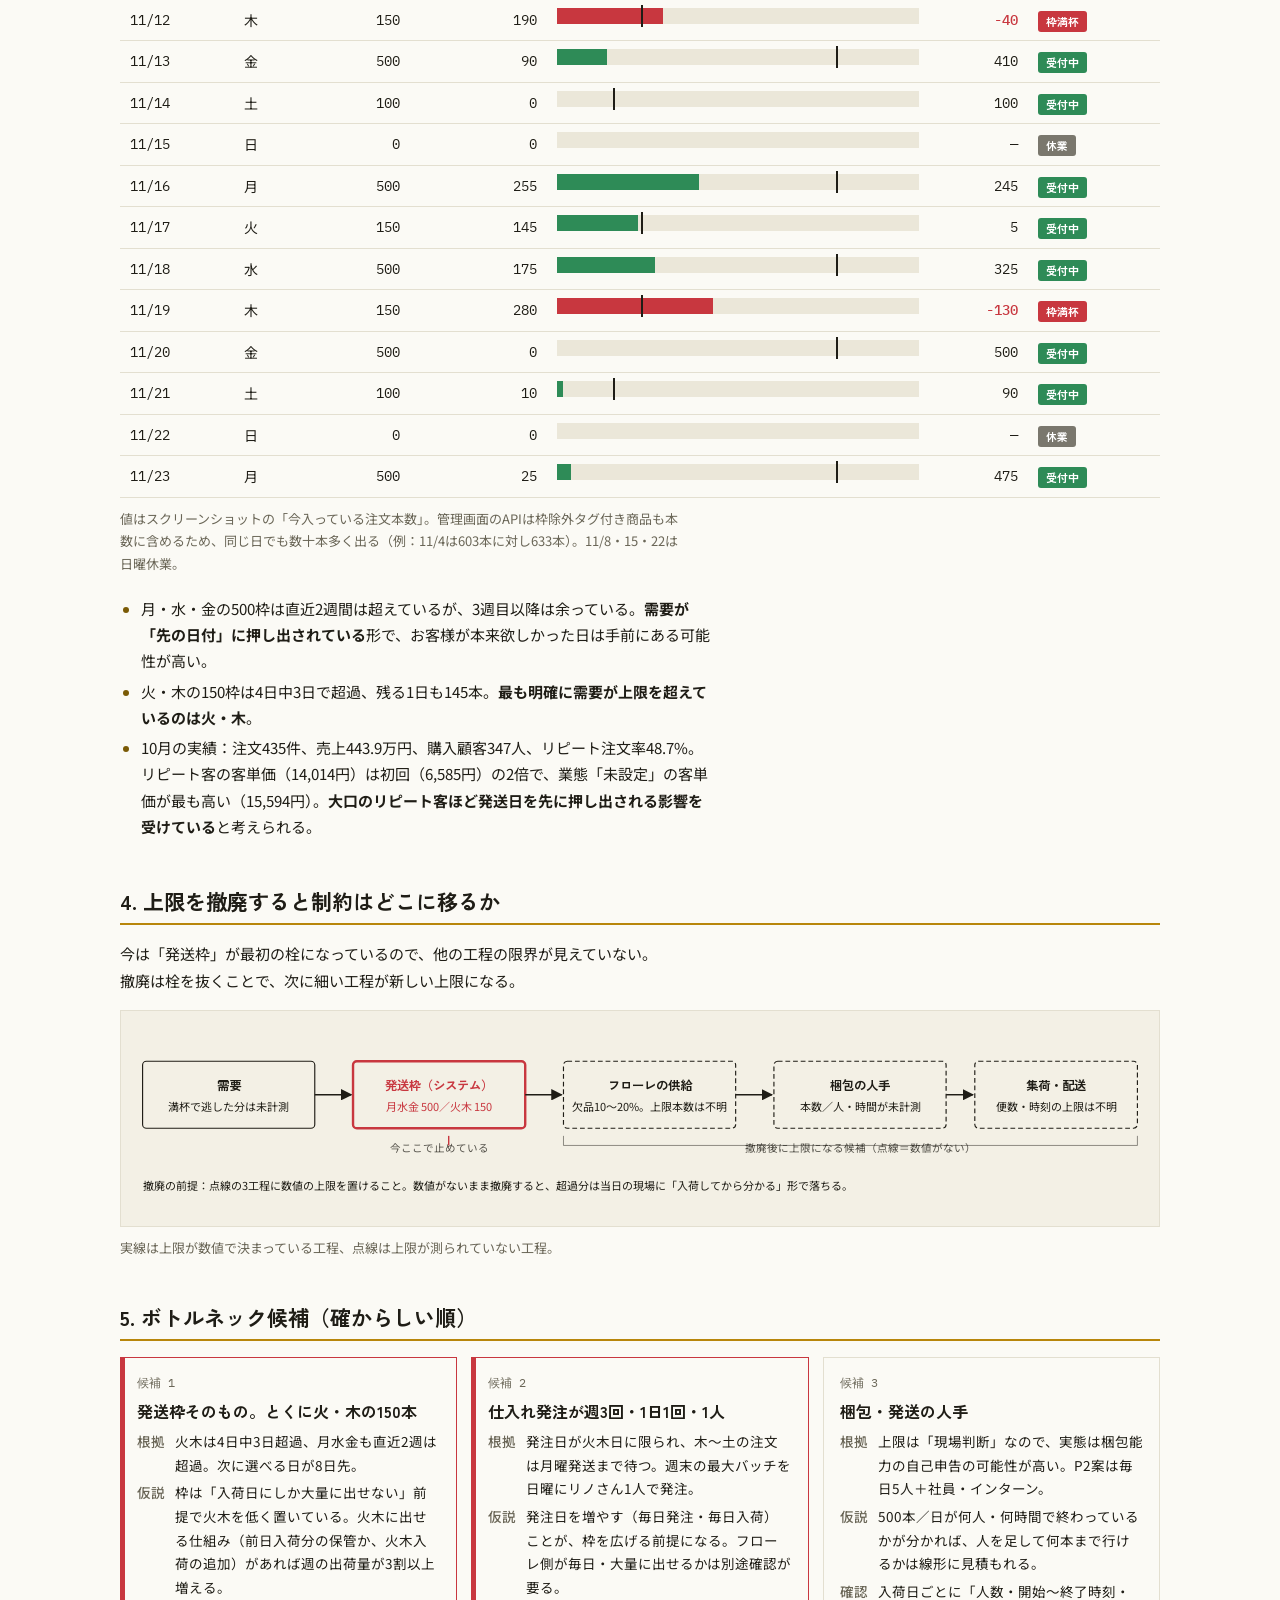
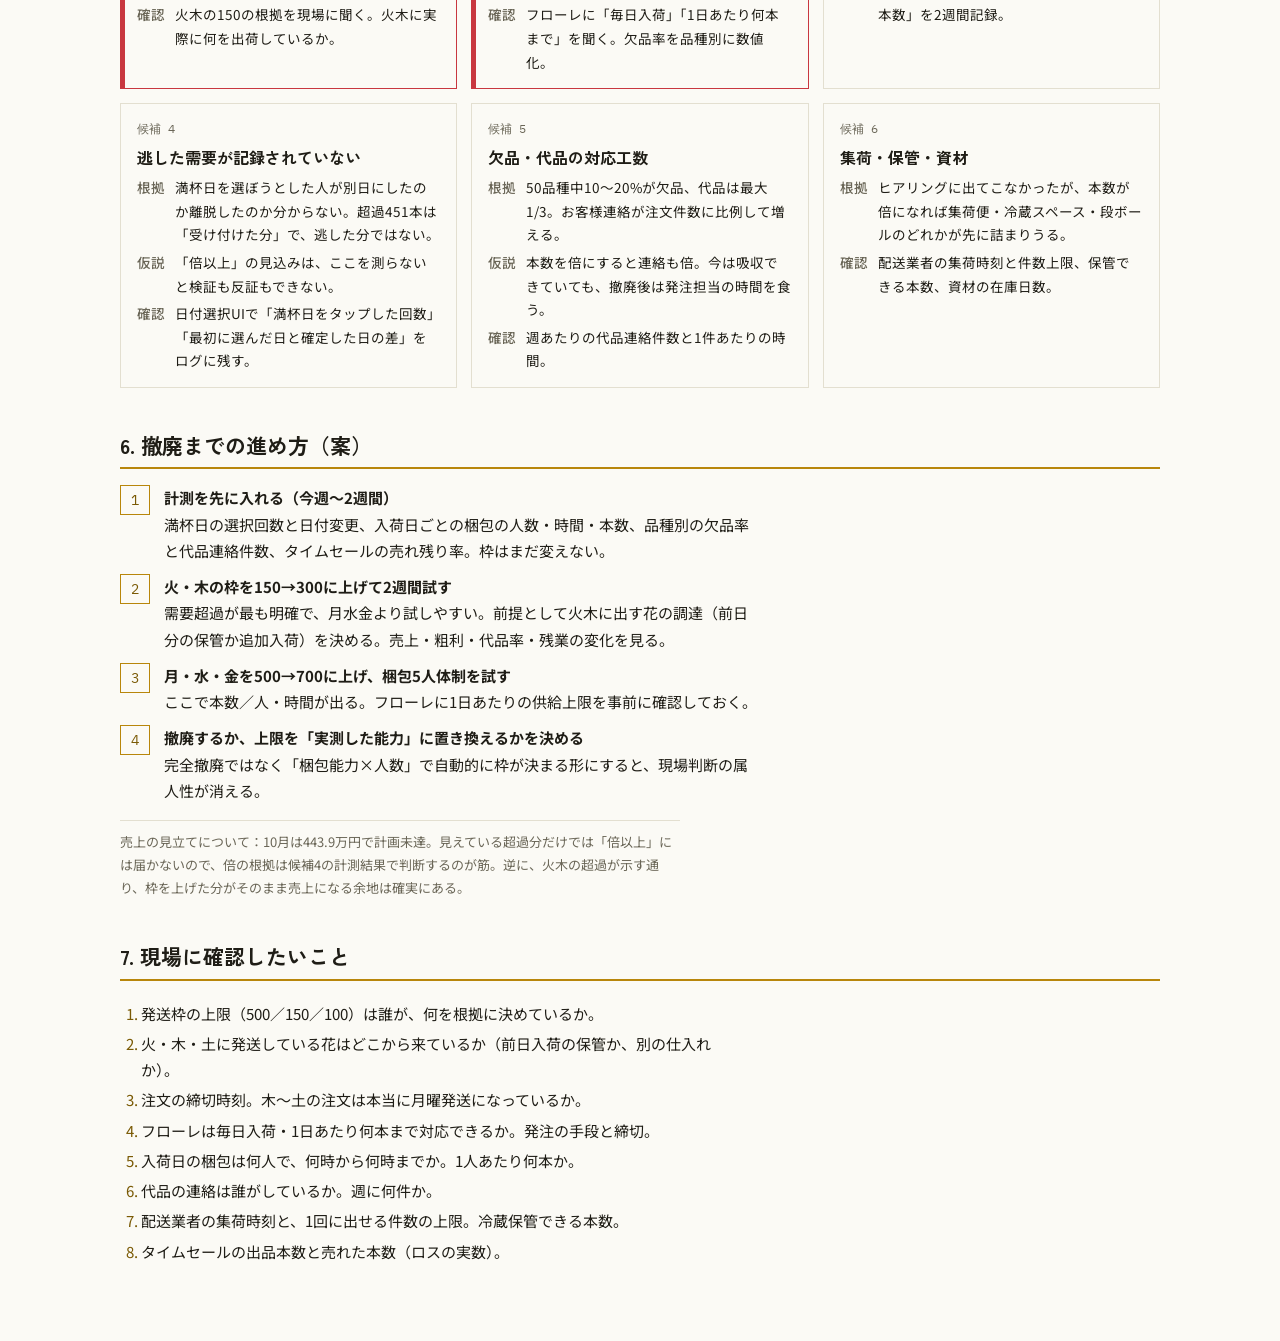
<file: hanaichi-2026-11/hanaichi-flow.html>
<!doctype html>
<html lang="ja">
<head>
<meta charset="utf-8">
<meta name="viewport" content="width=device-width, initial-scale=1">
<title>ハナイチ 発注・梱包・発送フロー</title>
<link rel="stylesheet" href="https://fonts.googleapis.com/css2?family=Zen+Kaku+Gothic+New:wght@500;700&family=Noto+Sans+JP:wght@400;500;700&family=IBM+Plex+Mono:wght@400;500&display=swap">
<style>
/* Layout: one reading column (max 1040px); figures may scroll sideways in their own box. */
:root{
  --bg:#fbfaf5; --fg:#1f1d16; --muted:#6a6657; --line:#e3dfd0; --panel:#f3f0e5; --panel2:#ebe7d9;
  --accent:#b8860b; --accent-ink:#7a5a05; --accent-soft:#fbf1cf;
  --full:#c8373f; --full-soft:#f9e3e4; --open:#2e8b57; --open-soft:#e0f1e6; --rest:#7a776d;
  --display:"Zen Kaku Gothic New","Noto Sans JP",system-ui,sans-serif;
  --body:"Noto Sans JP","Hiragino Sans","Yu Gothic",system-ui,sans-serif;
  --mono:"IBM Plex Mono",ui-monospace,Menlo,monospace;
}
@media (prefers-color-scheme: dark){ :root:not([data-theme="light"]){
  --bg:#16150f; --fg:#ece8dc; --muted:#a6a190; --line:#34312a; --panel:#1f1d16; --panel2:#2a2720;
  --accent:#e0b040; --accent-ink:#f0cf6e; --accent-soft:#3a3012;
  --full:#e2606a; --full-soft:#3d1d20; --open:#52b07c; --open-soft:#163322; --rest:#9b978a; color-scheme:dark } }
:root[data-theme="dark"]{
  --bg:#16150f; --fg:#ece8dc; --muted:#a6a190; --line:#34312a; --panel:#1f1d16; --panel2:#2a2720;
  --accent:#e0b040; --accent-ink:#f0cf6e; --accent-soft:#3a3012;
  --full:#e2606a; --full-soft:#3d1d20; --open:#52b07c; --open-soft:#163322; --rest:#9b978a; color-scheme:dark }

body{background:var(--bg);color:var(--fg);font-family:var(--body);font-size:15px;line-height:1.75;
  padding-block:32px 64px;padding-left:max(16px,env(safe-area-inset-left,0px));padding-right:max(16px,env(safe-area-inset-right,0px))}
main{max-width:1040px;margin:0 auto;display:flex;flex-direction:column;gap:44px}
h1,h2,h3{font-family:var(--display);line-height:1.3;text-wrap:balance;margin:0}
h1{font-size:30px;font-weight:700}
h2{font-size:21px;font-weight:700;padding-bottom:8px;border-bottom:2px solid var(--accent);display:inline-block}
h3{font-size:16px;font-weight:700}
p{margin:0;max-width:68ch}
section{display:flex;flex-direction:column;gap:16px}
.eyebrow{font-size:12px;letter-spacing:.08em;text-transform:uppercase;color:var(--accent-ink);font-weight:700;font-family:var(--display)}
.meta{color:var(--muted);font-size:13px;display:flex;flex-wrap:wrap;gap:6px 18px}
.num{font-family:var(--mono);font-variant-numeric:tabular-nums}
ul,ol{margin:0;padding-left:1.4em;max-width:72ch}
li{margin:4px 0}
li::marker{color:var(--accent-ink)}
strong{font-weight:700}
.summary{display:grid;grid-template-columns:repeat(auto-fit,minmax(260px,1fr));gap:14px}
.summary>div{background:var(--panel);border-left:4px solid var(--accent);padding:14px 16px;display:flex;flex-direction:column;gap:6px;min-width:0}
.summary .k{font-family:var(--display);font-weight:700;font-size:15px}
.summary .v{font-size:14px;color:var(--fg)}
figure{margin:0;display:flex;flex-direction:column;gap:10px}
.scroll{overflow-x:auto;border:1px solid var(--line);background:var(--panel);padding:12px}
figure svg{display:block;max-width:100%;height:auto;min-width:720px;font-family:var(--body)}
figcaption{font-size:13px;color:var(--muted);max-width:80ch}
table{border-collapse:collapse;width:100%;font-size:14px}
th,td{text-align:left;padding:8px 10px;border-bottom:1px solid var(--line);vertical-align:top}
th{font-family:var(--display);font-weight:700;font-size:13px;color:var(--muted);white-space:nowrap}
.tbl{overflow-x:auto}
.tbl table{min-width:760px}
.pill{display:inline-block;font-size:11px;font-weight:700;padding:1px 8px;border-radius:3px;white-space:nowrap;font-family:var(--display)}
.pill.full{background:var(--full);color:#fff}
.pill.open{background:var(--open);color:#fff}
.pill.rest{background:var(--rest);color:#fff}
.pill.q{background:var(--accent-soft);color:var(--accent-ink)}
.ask{color:var(--accent-ink);font-weight:700}
.bar{position:relative;height:16px;background:var(--panel2);min-width:180px}
.bar>i{position:absolute;left:0;top:0;bottom:0;display:block}
.bar>i.full{background:var(--full)} .bar>i.open{background:var(--open)}
.bar>b{position:absolute;top:-3px;bottom:-3px;width:2px;background:var(--fg);display:block}
.quota td:nth-child(3),.quota td:nth-child(4),.quota td:nth-child(6){text-align:right}
.quota th:nth-child(3),.quota th:nth-child(4),.quota th:nth-child(6){text-align:right}
.stats{display:grid;grid-template-columns:repeat(auto-fit,minmax(170px,1fr));gap:12px}
.stats>div{border:1px solid var(--line);padding:10px 14px;min-width:0}
.stats .big{font-family:var(--mono);font-size:26px;font-weight:500;line-height:1.2}
.stats .lab{font-size:12px;color:var(--muted)}
.cards{display:grid;grid-template-columns:repeat(auto-fit,minmax(300px,1fr));gap:14px}
.card{border:1px solid var(--line);padding:14px 16px;display:flex;flex-direction:column;gap:8px;min-width:0;background:var(--bg)}
.card.top{border-color:var(--full);box-shadow:inset 4px 0 0 var(--full)}
.card .rank{font-family:var(--mono);font-size:12px;color:var(--muted)}
.card dl{margin:0;display:grid;grid-template-columns:auto 1fr;gap:4px 10px;font-size:13.5px}
.card dt{color:var(--muted);font-weight:500;white-space:nowrap}
.card dd{margin:0;min-width:0}
.steps{counter-reset:s;display:flex;flex-direction:column;gap:10px;max-width:80ch}
.steps>div{display:grid;grid-template-columns:34px 1fr;gap:10px;align-items:start}
.steps>div::before{counter-increment:s;content:counter(s);font-family:var(--mono);font-size:14px;color:var(--accent-ink);border:1px solid var(--accent);width:28px;height:28px;display:grid;place-items:center}
.note{font-size:13px;color:var(--muted);border-top:1px solid var(--line);padding-top:10px;max-width:80ch}
a{color:var(--accent-ink)}
@media (max-width:600px){ h1{font-size:24px} body{font-size:14px} }
</style>

<style>img{max-width:100%}</style>
</head>
<body>
<main>
<header style="display:flex;flex-direction:column;gap:10px">
  <div class="eyebrow">ハナイチ（hana-ichi.jp）業務フロー整理</div>
  <h1>ハナイチ 発注・梱包・発送フローと、発送上限のボトルネック</h1>
  <p>発送上限を撤廃したら売上が伸びるかを判断するために、現状のフロー・担当者・上限の実態を1枚にまとめた。ヒアリング内容（Participant 1・Participant 2）、管理画面「出荷枠」の値（2026-11-03時点）、売上推移（9〜10月）を元にしている。</p>
  <div class="meta"><span>作成日 2026-11-03</span><span>ECサイト本体（規約・締切時刻）は未確認。<span class="ask">要確認</span> と書いた箇所は現場に確かめる前提</span></div>
</header>

<section>
  <h2>要約</h2>
  <div class="summary">
    <div><div class="k">上限は毎日効いている</div><div class="v">11/3〜11/23の営業日18日のうち9日が枠満杯、7日はすでに上限超過（合計451本）。11/3時点で次に選べる発送日は8日先の11/11。</div></div>
    <div><div class="k">上限は「現場判断」で、根拠が数値化されていない</div><div class="v">上限の根拠が梱包の人手なのか、フローレの供給なのか、集荷なのかが分かれていない。撤廃すると制約は次の工程に移るので、各工程の処理能力を測る必要がある。</div></div>
    <div><div class="k">売上倍増の根拠は未計測</div><div class="v">見えている超過分は受付済み本数の1割程度。倍になるかは「満杯で注文できなかった需要」の量で決まるが、今はその数が記録されていない。</div></div>
  </div>
</section>

<section>
  <h2>1. 1週間の流れ（注文 → 発注 → 入荷 → 発送 → お届け）</h2>
  <p>受注後にフローレへ発注する運用で、発注は週3回（火・木・日）、入荷は週3回（月・水・金）。注文日によってお届けまでの日数が変わる。</p>
  <figure>
    <div class="scroll">
    <svg viewBox="0 0 1050 330" role="img" aria-label="曜日ごとの発注担当・入荷日・発送枠と、月曜注文と木曜注文がそれぞれ何曜日に届くかを示した週間タイムライン">
      <defs>
        <marker id="ar" viewBox="0 0 10 10" refX="9" refY="5" markerWidth="8" markerHeight="8" orient="auto-start-reverse"><path d="M0 0L10 5L0 10z" fill="currentColor"/></marker>
        <marker id="arR" viewBox="0 0 10 10" refX="9" refY="5" markerWidth="8" markerHeight="8" orient="auto-start-reverse"><path d="M0 0L10 5L0 10z" fill="#c8373f"/></marker>
      </defs>
      <g fill="currentColor" font-size="12">
        <!-- column shading for 入荷日 -->
        <g fill="currentColor" opacity="0.06">
          <rect x="140" y="8" width="100" height="312"/><rect x="340" y="8" width="100" height="312"/><rect x="540" y="8" width="100" height="312"/><rect x="840" y="8" width="100" height="312"/>
        </g>
        <!-- header -->
        <g font-family="Zen Kaku Gothic New, Noto Sans JP, sans-serif" font-weight="700" font-size="13" text-anchor="middle">
          <text x="190" y="28">月</text><text x="290" y="28">火</text><text x="390" y="28">水</text><text x="490" y="28">木</text><text x="590" y="28">金</text><text x="690" y="28">土</text><text x="790" y="28">日</text><text x="890" y="28">翌月</text><text x="990" y="28">翌火</text>
        </g>
        <line x1="0" y1="38" x2="1050" y2="38" stroke="currentColor" stroke-opacity="0.35"/>
        <!-- row labels -->
        <g font-size="12" font-weight="500">
          <text x="8" y="66">フローレへ発注</text><text x="8" y="82" font-size="10.5" opacity="0.7">前日の注文をまとめて</text>
          <text x="8" y="116">フローレから入荷</text>
          <text x="8" y="166">発送枠（曜日デフォルト）</text>
          <text x="8" y="226">例A：月曜に注文</text><text x="8" y="242" font-size="10.5" opacity="0.7">3日後に届く</text>
          <text x="8" y="286">例B：木曜に注文</text><text x="8" y="302" font-size="10.5" opacity="0.7">5日後に届く（要確認）</text>
        </g>
        <g stroke="currentColor" stroke-opacity="0.2"><line x1="0" y1="94" x2="1050" y2="94"/><line x1="0" y1="138" x2="1050" y2="138"/><line x1="0" y1="190" x2="1050" y2="190"/><line x1="0" y1="258" x2="1050" y2="258"/></g>
        <!-- 発注 row -->
        <g text-anchor="middle" font-size="12">
          <rect x="250" y="52" width="80" height="26" rx="3" fill="#b8860b" opacity="0.9"/><text x="290" y="70" fill="#fff" font-weight="700">P1</text>
          <rect x="450" y="52" width="80" height="26" rx="3" fill="#b8860b" opacity="0.9"/><text x="490" y="70" fill="#fff" font-weight="700">P1</text>
          <rect x="750" y="52" width="80" height="26" rx="3" fill="#b8860b" opacity="0.9"/><text x="790" y="70" fill="#fff" font-weight="700">リノさん</text>
          <rect x="950" y="52" width="80" height="26" rx="3" fill="#b8860b" opacity="0.9"/><text x="990" y="70" fill="#fff" font-weight="700">P1</text>
        </g>
        <!-- 入荷 row -->
        <g text-anchor="middle" font-size="12" font-weight="700">
          <text x="190" y="120">入荷</text><text x="390" y="120">入荷</text><text x="590" y="120">入荷</text><text x="890" y="120">入荷</text>
          <text x="290" y="120" opacity="0.4" font-weight="400">—</text><text x="490" y="120" opacity="0.4" font-weight="400">—</text><text x="690" y="120" opacity="0.4" font-weight="400">—</text><text x="790" y="120" opacity="0.4" font-weight="400">—</text><text x="990" y="120" opacity="0.4" font-weight="400">—</text>
        </g>
        <!-- 枠 row -->
        <g text-anchor="middle" font-family="IBM Plex Mono, monospace" font-size="13">
          <text x="190" y="170">500</text><text x="290" y="170" fill="#c8373f" font-weight="500">150</text><text x="390" y="170">500</text><text x="490" y="170" fill="#c8373f" font-weight="500">150</text><text x="590" y="170">500</text><text x="690" y="170">100</text><text x="790" y="170" opacity="0.6">休業</text><text x="890" y="170">500</text><text x="990" y="170" fill="#c8373f" font-weight="500">150</text>
        </g>
        <!-- 例A -->
        <g font-size="11.5" text-anchor="middle">
          <circle cx="190" cy="222" r="6" fill="currentColor"/><text x="190" y="246">注文</text>
          <line x1="198" y1="222" x2="280" y2="222" stroke="currentColor" stroke-width="1.5" marker-end="url(#ar)"/>
          <circle cx="290" cy="222" r="6" fill="#b8860b"/><text x="290" y="246">発注（P1）</text>
          <line x1="298" y1="222" x2="380" y2="222" stroke="currentColor" stroke-width="1.5" marker-end="url(#ar)"/>
          <circle cx="390" cy="222" r="6" fill="currentColor"/><text x="390" y="246">入荷・梱包・発送</text>
          <line x1="398" y1="222" x2="480" y2="222" stroke="currentColor" stroke-width="1.5" marker-end="url(#ar)"/>
          <circle cx="490" cy="222" r="6" fill="none" stroke="currentColor" stroke-width="2"/><text x="490" y="246" font-weight="700">お届け</text>
        </g>
        <!-- 例B -->
        <g font-size="11.5" text-anchor="middle">
          <circle cx="490" cy="282" r="6" fill="currentColor"/><text x="490" y="306">注文</text>
          <line x1="498" y1="282" x2="780" y2="282" stroke="#c8373f" stroke-width="1.5" stroke-dasharray="4 3" marker-end="url(#arR)"/>
          <text x="640" y="276" fill="#c8373f" font-size="10.5">金・土は発注日がない → 日曜まで待つ</text>
          <circle cx="790" cy="282" r="6" fill="#b8860b"/><text x="790" y="306">発注（リノさん）</text>
          <line x1="798" y1="282" x2="880" y2="282" stroke="currentColor" stroke-width="1.5" marker-end="url(#ar)"/>
          <circle cx="890" cy="282" r="6" fill="currentColor"/><text x="890" y="306">入荷・梱包・発送</text>
          <line x1="898" y1="282" x2="980" y2="282" stroke="currentColor" stroke-width="1.5" marker-end="url(#ar)"/>
          <circle cx="990" cy="282" r="6" fill="none" stroke="currentColor" stroke-width="2"/><text x="990" y="306" font-weight="700">お届け</text>
        </g>
      </g>
    </svg>
    </div>
    <figcaption>網掛けの列が入荷日（月・水・金）。例Aはヒアリング通り「月曜注文→火曜発注→水曜発送→木曜着」。例Bは発注日の並びから導いた推定で、木〜土の注文は日曜のリノさんの発注にまとまり、翌月曜発送になる。火・木・土の発送枠（150／150／100）は入荷のない日なので、何を発送しているか（前日入荷分の保管か、別仕入れか）は要確認。</figcaption>
  </figure>
  <ul>
    <li><strong>注文の締切時刻</strong>（例：火曜何時までの注文が火曜の発注に入るか）は未確認。<span class="ask">要確認</span></li>
    <li>土日の注文は客単価が高い（9〜10月の日曜は1日25〜55万円、平日は5〜10万円）。つまり<strong>週で一番大きい発注バッチを、日曜にリノさんが1人で処理している</strong>。</li>
    <li>即日発送はタイムセールのみ（余り分）。通常注文は必ず「受注→発注→入荷」を通るので、在庫を持たない代わりに最短3日かかる。</li>
  </ul>
</section>

<section>
  <h2>2. 誰が何をしているか（スイムレーン）</h2>
  <figure>
    <div class="scroll">
    <svg viewBox="0 0 1140 545" role="img" aria-label="お客様・サイト・発注担当・フローレ・現場の5レーンで、注文から受取までの流れと、発送枠チェック・欠品と代品・余りのタイムセールという3つの分岐を示した図">
      <defs>
        <marker id="a2" viewBox="0 0 10 10" refX="9" refY="5" markerWidth="8" markerHeight="8" orient="auto-start-reverse"><path d="M0 0L10 5L0 10z" fill="currentColor"/></marker>
        <marker id="a2r" viewBox="0 0 10 10" refX="9" refY="5" markerWidth="8" markerHeight="8" orient="auto-start-reverse"><path d="M0 0L10 5L0 10z" fill="#c8373f"/></marker>
      </defs>
      <g fill="currentColor" font-size="12">
        <!-- lanes -->
        <g>
          <rect x="0" y="30" width="1140" height="100" fill="currentColor" opacity="0.04"/>
          <rect x="0" y="230" width="1140" height="100" fill="currentColor" opacity="0.04"/>
          <rect x="0" y="430" width="1140" height="100" fill="currentColor" opacity="0.04"/>
          <g stroke="currentColor" stroke-opacity="0.25"><line x1="0" y1="30" x2="1140" y2="30"/><line x1="0" y1="130" x2="1140" y2="130"/><line x1="0" y1="230" x2="1140" y2="230"/><line x1="0" y1="330" x2="1140" y2="330"/><line x1="0" y1="430" x2="1140" y2="430"/><line x1="0" y1="530" x2="1140" y2="530"/></g>
          <line x1="160" y1="30" x2="160" y2="530" stroke="currentColor" stroke-opacity="0.25"/>
        </g>
        <g font-family="Zen Kaku Gothic New, Noto Sans JP, sans-serif" font-weight="700" font-size="13">
          <text x="12" y="76">お客様</text><text x="12" y="94" font-size="10.5" font-weight="400" opacity="0.7">花屋・教室・個人</text>
          <text x="12" y="176">サイト・システム</text>
          <text x="12" y="276">発注担当</text><text x="12" y="294" font-size="10.5" font-weight="400" opacity="0.7">P1（月火木金）／リノさん</text>
          <text x="12" y="376">フローレ（仕入先）</text>
          <text x="12" y="476">現場（梱包・発送）</text><text x="12" y="494" font-size="10.5" font-weight="400" opacity="0.7">人数は要確認</text>
        </g>
        <!-- boxes: x left, y top; w140 h56 -->
        <g stroke="currentColor" stroke-width="1.2" fill="none">
          <rect x="175" y="52" width="140" height="56" rx="4"/>
          <rect x="335" y="152" width="140" height="56" rx="4" stroke="#b8860b" stroke-width="2.5"/>
          <rect x="495" y="252" width="140" height="56" rx="4"/>
          <rect x="495" y="352" width="140" height="56" rx="4"/>
          <rect x="655" y="252" width="140" height="56" rx="4"/>
          <rect x="655" y="52" width="140" height="56" rx="4"/>
          <rect x="655" y="452" width="140" height="56" rx="4"/>
          <rect x="815" y="452" width="140" height="56" rx="4"/>
          <rect x="815" y="152" width="140" height="56" rx="4" stroke-dasharray="5 3"/>
          <rect x="975" y="452" width="140" height="56" rx="4"/>
          <rect x="975" y="52" width="140" height="56" rx="4"/>
        </g>
        <g text-anchor="middle" font-size="12">
          <text x="245" y="76">注文</text><text x="245" y="94">お届け日を選ぶ</text>
          <text x="405" y="176" font-weight="700">発送枠チェック</text><text x="405" y="194">その日の残り枠はあるか</text>
          <text x="565" y="276">注文を集計</text><text x="565" y="294">フローレへ発注</text>
          <text x="565" y="376">在庫確認・出荷</text><text x="565" y="394">10〜20%は欠品</text>
          <text x="725" y="276">代品を決めて</text><text x="725" y="294">お客様へ連絡</text>
          <text x="725" y="76">代品を了承</text><text x="725" y="94">（キャンセルはまれ）</text>
          <text x="725" y="476">入荷・検品</text>
          <text x="885" y="476">注文ごとに仕分け</text><text x="885" y="494">梱包</text>
          <text x="885" y="176">タイムセール出品</text><text x="885" y="194">余り分・即日発送</text>
          <text x="1045" y="476">発送</text><text x="1045" y="494">配送業者へ引渡し</text>
          <text x="1045" y="76">受取</text><text x="1045" y="94">（翌日）</text>
        </g>
        <!-- arrows -->
        <g stroke="currentColor" stroke-width="1.5" fill="none" marker-end="url(#a2)">
          <polyline points="315,80 325,80 325,180 335,180"/>
          <polyline points="475,180 485,180 485,280 495,280"/>
          <line x1="565" y1="308" x2="565" y2="352"/>
          <polyline points="635,380 645,380 645,480 655,480"/>
          <polyline points="600,352 600,322 725,322 725,308"/>
          <line x1="725" y1="252" x2="725" y2="108"/>
          <line x1="795" y1="480" x2="815" y2="480"/>
          <line x1="955" y1="480" x2="975" y2="480"/>
          <line x1="885" y1="452" x2="885" y2="208"/>
          <line x1="1045" y1="452" x2="1045" y2="108"/>
        </g>
        <polyline points="405,152 405,118 245,118 245,108" stroke="#c8373f" stroke-width="1.5" fill="none" stroke-dasharray="4 3" marker-end="url(#a2r)"/>
        <!-- arrow labels -->
        <g font-size="10.5" opacity="0.85">
          <text x="330" y="96">お届け日を指定</text>
          <text x="490" y="226">残りあり → 受付</text>
          <text x="412" y="130" fill="#c8373f" opacity="1">満杯 → 別の日に変更 or 離脱（記録なし）</text>
          <text x="608" y="340">前日に発注（火木 P1／日 リノさん）</text>
          <text x="650" y="420">翌日入荷（月・水・金）</text>
          <text x="733" y="326">欠品の連絡</text>
          <text x="731" y="180">代品の連絡</text>
          <text x="892" y="330">余り分（仕入れ − 注文）</text>
          <text x="1052" y="280">翌日お届け</text>
        </g>
      </g>
    </svg>
    </div>
    <figcaption>黄色の枠が「発送上限」の判定点。満杯の日は選べないので、お客様は別の日に変えるか離脱するが、どちらがどれだけ起きているかはシステムに残っていない（赤の点線）。欠品→代品の連絡と、余り→タイムセールの2つのループは発注後に発生し、発注担当と現場の手間になっている。</figcaption>
  </figure>

  <h3>担当の整理</h3>
  <div class="tbl"><table>
    <thead><tr><th>業務</th><th>担当</th><th>いつ</th><th>どこで・何で</th><th>不明点・要確認</th></tr></thead>
    <tbody>
      <tr><td>発送枠（上限本数・即日停止）の設定</td><td>現場（<span class="ask">誰が決めているか要確認</span>）</td><td>随時。曜日デフォルト＋日別で上書き</td><td>管理画面「出荷枠」</td><td>上限の根拠（人手／仕入れ／集荷）が明文化されていない</td></tr>
      <tr><td>受注・枠チェック</td><td>システム（自動）</td><td>24時間</td><td>hana-ichi.jp</td><td>締切時刻。満杯で選べなかった回数を記録していない</td></tr>
      <tr><td>仕入れ発注（約50品種）</td><td>P1（月・火・木・金）／リノさん（P1の休み日）</td><td>火・木 → 水・金入荷、日 → 月入荷</td><td>フローレ（<span class="ask">発注手段は要確認</span>）</td><td>週末の最大バッチを日曜にリノさんが担当。発注回数は週3回</td></tr>
      <tr><td>欠品・代品の対応</td><td><span class="ask">要確認</span>（発注担当かCSか）</td><td>フローレの回答後</td><td>メール・電話</td><td>1回あたりの工数と件数。代品率は最大1/3</td></tr>
      <tr><td>入荷検品・仕分け・梱包</td><td>現場スタッフ（<span class="ask">人数要確認</span>。P2案は毎日5人＋社員・インターン）</td><td>入荷日（月・水・金）中心</td><td>現場</td><td>1人1時間あたりの梱包本数、作業時間帯、冷蔵保管の容量</td></tr>
      <tr><td>発送・集荷</td><td>現場</td><td>毎日（日曜休業）</td><td>配送業者（<span class="ask">要確認</span>）</td><td>集荷時刻、1回の集荷で出せる件数の上限</td></tr>
      <tr><td>タイムセール出品</td><td><span class="ask">要確認</span></td><td>余りが出たとき</td><td>hana-ichi.jp</td><td>売れ残り率が未計測（P1の感覚は「半分近く売れる」）</td></tr>
    </tbody>
  </table></div>
</section>

<section>
  <h2>3. 発送枠の実態（管理画面「出荷枠」、2026-11-03時点）</h2>
  <div class="stats">
    <div><div class="big">9 <span style="font-size:14px">/ 18日</span></div><div class="lab">営業日のうち枠満杯の日（11/3〜11/23）</div></div>
    <div><div class="big">451<span style="font-size:14px">本</span></div><div class="lab">上限を超えて受け付けている本数の合計（7日分）</div></div>
    <div><div class="big">11/11</div><div class="lab">11/3時点で次に選べる発送日（8日先。最短3日の約束に対して）</div></div>
    <div><div class="big">3 <span style="font-size:14px">/ 4日</span></div><div class="lab">火・木（枠150）のうち超過している日。需要は250〜280本</div></div>
  </div>
  <figure>
    <div class="tbl"><table class="quota" id="quota">
      <thead><tr><th>発送日</th><th>曜日</th><th>上限</th><th>注文本数</th><th>本数（黒線が上限）</th><th>残り</th><th>状態</th></tr></thead>
      <tbody></tbody>
    </table></div>
    <figcaption>値はスクリーンショットの「今入っている注文本数」。管理画面のAPIは枠除外タグ付き商品も本数に含めるため、同じ日でも数十本多く出る（例：11/4は603本に対し633本）。11/8・15・22は日曜休業。</figcaption>
  </figure>
  <ul>
    <li>月・水・金の500枠は直近2週間は超えているが、3週目以降は余っている。<strong>需要が「先の日付」に押し出されている</strong>形で、お客様が本来欲しかった日は手前にある可能性が高い。</li>
    <li>火・木の150枠は4日中3日で超過、残る1日も145本。<strong>最も明確に需要が上限を超えているのは火・木</strong>。</li>
    <li>10月の実績：注文435件、売上443.9万円、購入顧客347人、リピート注文率48.7%。リピート客の客単価（14,014円）は初回（6,585円）の2倍で、業態「未設定」の客単価が最も高い（15,594円）。<strong>大口のリピート客ほど発送日を先に押し出される影響を受けている</strong>と考えられる。</li>
  </ul>
</section>

<section>
  <h2>4. 上限を撤廃すると制約はどこに移るか</h2>
  <p>今は「発送枠」が最初の栓になっているので、他の工程の限界が見えていない。撤廃は栓を抜くことで、次に細い工程が新しい上限になる。</p>
  <figure>
    <div class="scroll">
    <svg viewBox="0 0 1060 200" role="img" aria-label="需要、発送枠、フローレの供給、梱包の人手、集荷の5段階を並べ、今は発送枠だけが数値で上限になっていて、他の段階の上限は未計測であることを示した図">
      <defs><marker id="a3" viewBox="0 0 10 10" refX="9" refY="5" markerWidth="8" markerHeight="8" orient="auto-start-reverse"><path d="M0 0L10 5L0 10z" fill="currentColor"/></marker></defs>
      <g fill="currentColor" font-size="12">
        <g stroke="currentColor" stroke-width="1.2" fill="none">
          <rect x="10" y="40" width="180" height="70" rx="4"/>
          <rect x="230" y="40" width="180" height="70" rx="4" stroke="#c8373f" stroke-width="2.5"/>
          <rect x="450" y="40" width="180" height="70" rx="4" stroke-dasharray="5 3"/>
          <rect x="670" y="40" width="180" height="70" rx="4" stroke-dasharray="5 3"/>
          <rect x="880" y="40" width="170" height="70" rx="4" stroke-dasharray="5 3"/>
        </g>
        <g stroke="currentColor" stroke-width="1.5" marker-end="url(#a3)"><line x1="190" y1="75" x2="228" y2="75"/><line x1="410" y1="75" x2="448" y2="75"/><line x1="630" y1="75" x2="668" y2="75"/><line x1="850" y1="75" x2="878" y2="75"/></g>
        <g text-anchor="middle" font-family="Zen Kaku Gothic New, Noto Sans JP, sans-serif" font-weight="700" font-size="13">
          <text x="100" y="70">需要</text><text x="320" y="70" fill="#c8373f">発送枠（システム）</text><text x="540" y="70">フローレの供給</text><text x="760" y="70">梱包の人手</text><text x="965" y="70">集荷・配送</text>
        </g>
        <g text-anchor="middle" font-size="11.5">
          <text x="100" y="92">満杯で逃した分は未計測</text><text x="320" y="92" fill="#c8373f">月水金 500／火木 150</text><text x="540" y="92">欠品10〜20%。上限本数は不明</text><text x="760" y="92">本数／人・時間が未計測</text><text x="965" y="92">便数・時刻の上限は不明</text>
        </g>
        <g text-anchor="middle" font-size="11" opacity="0.75">
          <text x="320" y="135">今ここで止めている</text>
          <text x="760" y="135">撤廃後に上限になる候補（点線＝数値がない）</text>
        </g>
        <path d="M330 118 L330 128" stroke="#c8373f" stroke-width="1.5"/>
        <path d="M450 118 L450 128 L1050 128 L1050 118" stroke="currentColor" stroke-opacity="0.5" fill="none"/>
        <g font-size="11.5">
          <text x="10" y="175">撤廃の前提：点線の3工程に数値の上限を置けること。数値がないまま撤廃すると、超過分は当日の現場に「入荷してから分かる」形で落ちる。</text>
        </g>
      </g>
    </svg>
    </div>
    <figcaption>実線は上限が数値で決まっている工程、点線は上限が測られていない工程。</figcaption>
  </figure>
</section>

<section>
  <h2>5. ボトルネック候補（確からしい順）</h2>
  <div class="cards">
    <div class="card top"><div class="rank">候補 1</div><h3>発送枠そのもの。とくに火・木の150本</h3>
      <dl><dt>根拠</dt><dd>火木は4日中3日超過、月水金も直近2週は超過。次に選べる日が8日先。</dd><dt>仮説</dt><dd>枠は「入荷日にしか大量に出せない」前提で火木を低く置いている。火木に出せる仕組み（前日入荷分の保管か、火木入荷の追加）があれば週の出荷量が3割以上増える。</dd><dt>確認</dt><dd>火木の150の根拠を現場に聞く。火木に実際に何を出荷しているか。</dd></dl></div>
    <div class="card top"><div class="rank">候補 2</div><h3>仕入れ発注が週3回・1日1回・1人</h3>
      <dl><dt>根拠</dt><dd>発注日が火木日に限られ、木〜土の注文は月曜発送まで待つ。週末の最大バッチを日曜にリノさん1人で発注。</dd><dt>仮説</dt><dd>発注日を増やす（毎日発注・毎日入荷）ことが、枠を広げる前提になる。フローレ側が毎日・大量に出せるかは別途確認が要る。</dd><dt>確認</dt><dd>フローレに「毎日入荷」「1日あたり何本まで」を聞く。欠品率を品種別に数値化。</dd></dl></div>
    <div class="card"><div class="rank">候補 3</div><h3>梱包・発送の人手</h3>
      <dl><dt>根拠</dt><dd>上限は「現場判断」なので、実態は梱包能力の自己申告の可能性が高い。P2案は毎日5人＋社員・インターン。</dd><dt>仮説</dt><dd>500本／日が何人・何時間で終わっているかが分かれば、人を足して何本まで行けるかは線形に見積もれる。</dd><dt>確認</dt><dd>入荷日ごとに「人数・開始〜終了時刻・本数」を2週間記録。</dd></dl></div>
    <div class="card"><div class="rank">候補 4</div><h3>逃した需要が記録されていない</h3>
      <dl><dt>根拠</dt><dd>満杯日を選ぼうとした人が別日にしたのか離脱したのか分からない。超過451本は「受け付けた分」で、逃した分ではない。</dd><dt>仮説</dt><dd>「倍以上」の見込みは、ここを測らないと検証も反証もできない。</dd><dt>確認</dt><dd>日付選択UIで「満杯日をタップした回数」「最初に選んだ日と確定した日の差」をログに残す。</dd></dl></div>
    <div class="card"><div class="rank">候補 5</div><h3>欠品・代品の対応工数</h3>
      <dl><dt>根拠</dt><dd>50品種中10〜20%が欠品、代品は最大1/3。お客様連絡が注文件数に比例して増える。</dd><dt>仮説</dt><dd>本数を倍にすると連絡も倍。今は吸収できていても、撤廃後は発注担当の時間を食う。</dd><dt>確認</dt><dd>週あたりの代品連絡件数と1件あたりの時間。</dd></dl></div>
    <div class="card"><div class="rank">候補 6</div><h3>集荷・保管・資材</h3>
      <dl><dt>根拠</dt><dd>ヒアリングに出てこなかったが、本数が倍になれば集荷便・冷蔵スペース・段ボールのどれかが先に詰まりうる。</dd><dt>確認</dt><dd>配送業者の集荷時刻と件数上限、保管できる本数、資材の在庫日数。</dd></dl></div>
  </div>
</section>

<section>
  <h2>6. 撤廃までの進め方（案）</h2>
  <div class="steps">
    <div><div><strong>計測を先に入れる（今週〜2週間）</strong><br>満杯日の選択回数と日付変更、入荷日ごとの梱包の人数・時間・本数、品種別の欠品率と代品連絡件数、タイムセールの売れ残り率。枠はまだ変えない。</div></div>
    <div><div><strong>火・木の枠を150→300に上げて2週間試す</strong><br>需要超過が最も明確で、月水金より試しやすい。前提として火木に出す花の調達（前日分の保管か追加入荷）を決める。売上・粗利・代品率・残業の変化を見る。</div></div>
    <div><div><strong>月・水・金を500→700に上げ、梱包5人体制を試す</strong><br>ここで本数／人・時間が出る。フローレに1日あたりの供給上限を事前に確認しておく。</div></div>
    <div><div><strong>撤廃するか、上限を「実測した能力」に置き換えるかを決める</strong><br>完全撤廃ではなく「梱包能力×人数」で自動的に枠が決まる形にすると、現場判断の属人性が消える。</div></div>
  </div>
  <p class="note">売上の見立てについて：10月は443.9万円で計画未達。見えている超過分だけでは「倍以上」には届かないので、倍の根拠は候補4の計測結果で判断するのが筋。逆に、火木の超過が示す通り、枠を上げた分がそのまま売上になる余地は確実にある。</p>
</section>

<section>
  <h2>7. 現場に確認したいこと</h2>
  <ol>
    <li>発送枠の上限（500／150／100）は誰が、何を根拠に決めているか。</li>
    <li>火・木・土に発送している花はどこから来ているか（前日入荷の保管か、別の仕入れか）。</li>
    <li>注文の締切時刻。木〜土の注文は本当に月曜発送になっているか。</li>
    <li>フローレは毎日入荷・1日あたり何本まで対応できるか。発注の手段と締切。</li>
    <li>入荷日の梱包は何人で、何時から何時までか。1人あたり何本か。</li>
    <li>代品の連絡は誰がしているか。週に何件か。</li>
    <li>配送業者の集荷時刻と、1回に出せる件数の上限。冷蔵保管できる本数。</li>
    <li>タイムセールの出品本数と売れた本数（ロスの実数）。</li>
  </ol>
</section>
</main>

<script>
(function(){
  var rows=[
    ["2026-11-03","火",10,10,"full"],["2026-11-04","水",500,603,"full"],["2026-11-05","木",350,350,"full"],
    ["2026-11-06","金",500,570,"full"],["2026-11-07","土",200,205,"full"],["2026-11-08","日",0,0,"rest"],
    ["2026-11-09","月",500,505,"full"],["2026-11-10","火",150,248,"full"],["2026-11-11","水",500,290,"open"],
    ["2026-11-12","木",150,190,"full"],["2026-11-13","金",500,90,"open"],["2026-11-14","土",100,0,"open"],
    ["2026-11-15","日",0,0,"rest"],["2026-11-16","月",500,255,"open"],["2026-11-17","火",150,145,"open"],
    ["2026-11-18","水",500,175,"open"],["2026-11-19","木",150,280,"full"],["2026-11-20","金",500,0,"open"],
    ["2026-11-21","土",100,10,"open"],["2026-11-22","日",0,0,"rest"],["2026-11-23","月",500,25,"open"]
  ];
  var max=650, tb=document.querySelector('#quota tbody'), html='';
  rows.forEach(function(r){
    var d=r[0].slice(5).replace('-','/'), st=r[4], lab=st==='full'?'枠満杯':st==='open'?'受付中':'休業';
    var w=Math.min(r[3]/max*100,100), cap=Math.min(r[2]/max*100,100), rem=r[2]-r[3];
    html+='<tr><td class="num">'+d+'</td><td>'+r[1]+'</td><td class="num">'+r[2]+'</td><td class="num">'+r[3]+'</td>'+
      '<td><div class="bar" title="'+r[3]+' / '+r[2]+'">'+(st==='rest'?'':'<i class="'+st+'" style="width:'+w+'%"></i><b style="left:'+cap+'%"></b>')+'</div></td>'+
      '<td class="num" style="'+(rem<0?'color:var(--full);font-weight:500':'')+'">'+(st==='rest'?'—':rem)+'</td>'+
      '<td><span class="pill '+st+'">'+lab+'</span></td></tr>';
  });
  tb.innerHTML=html;
})();
</script>

</body>
</html>
</file>
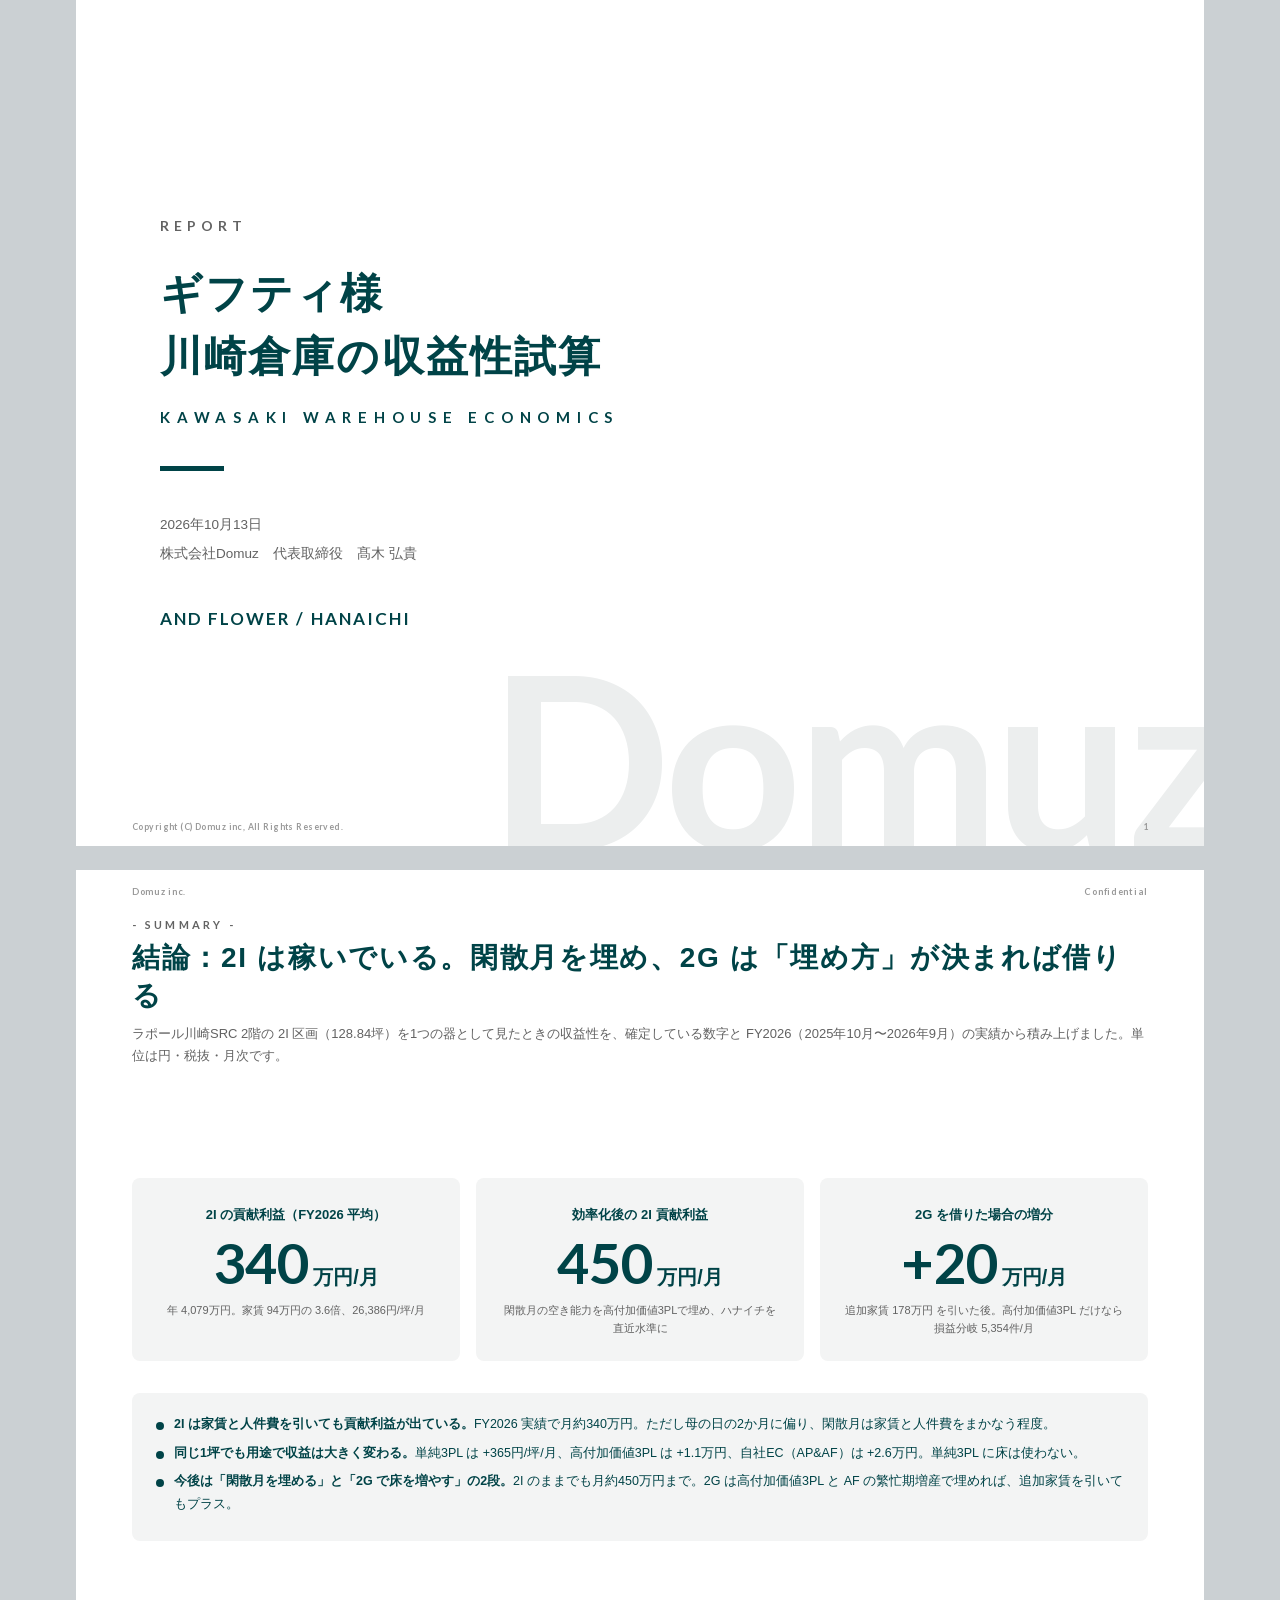
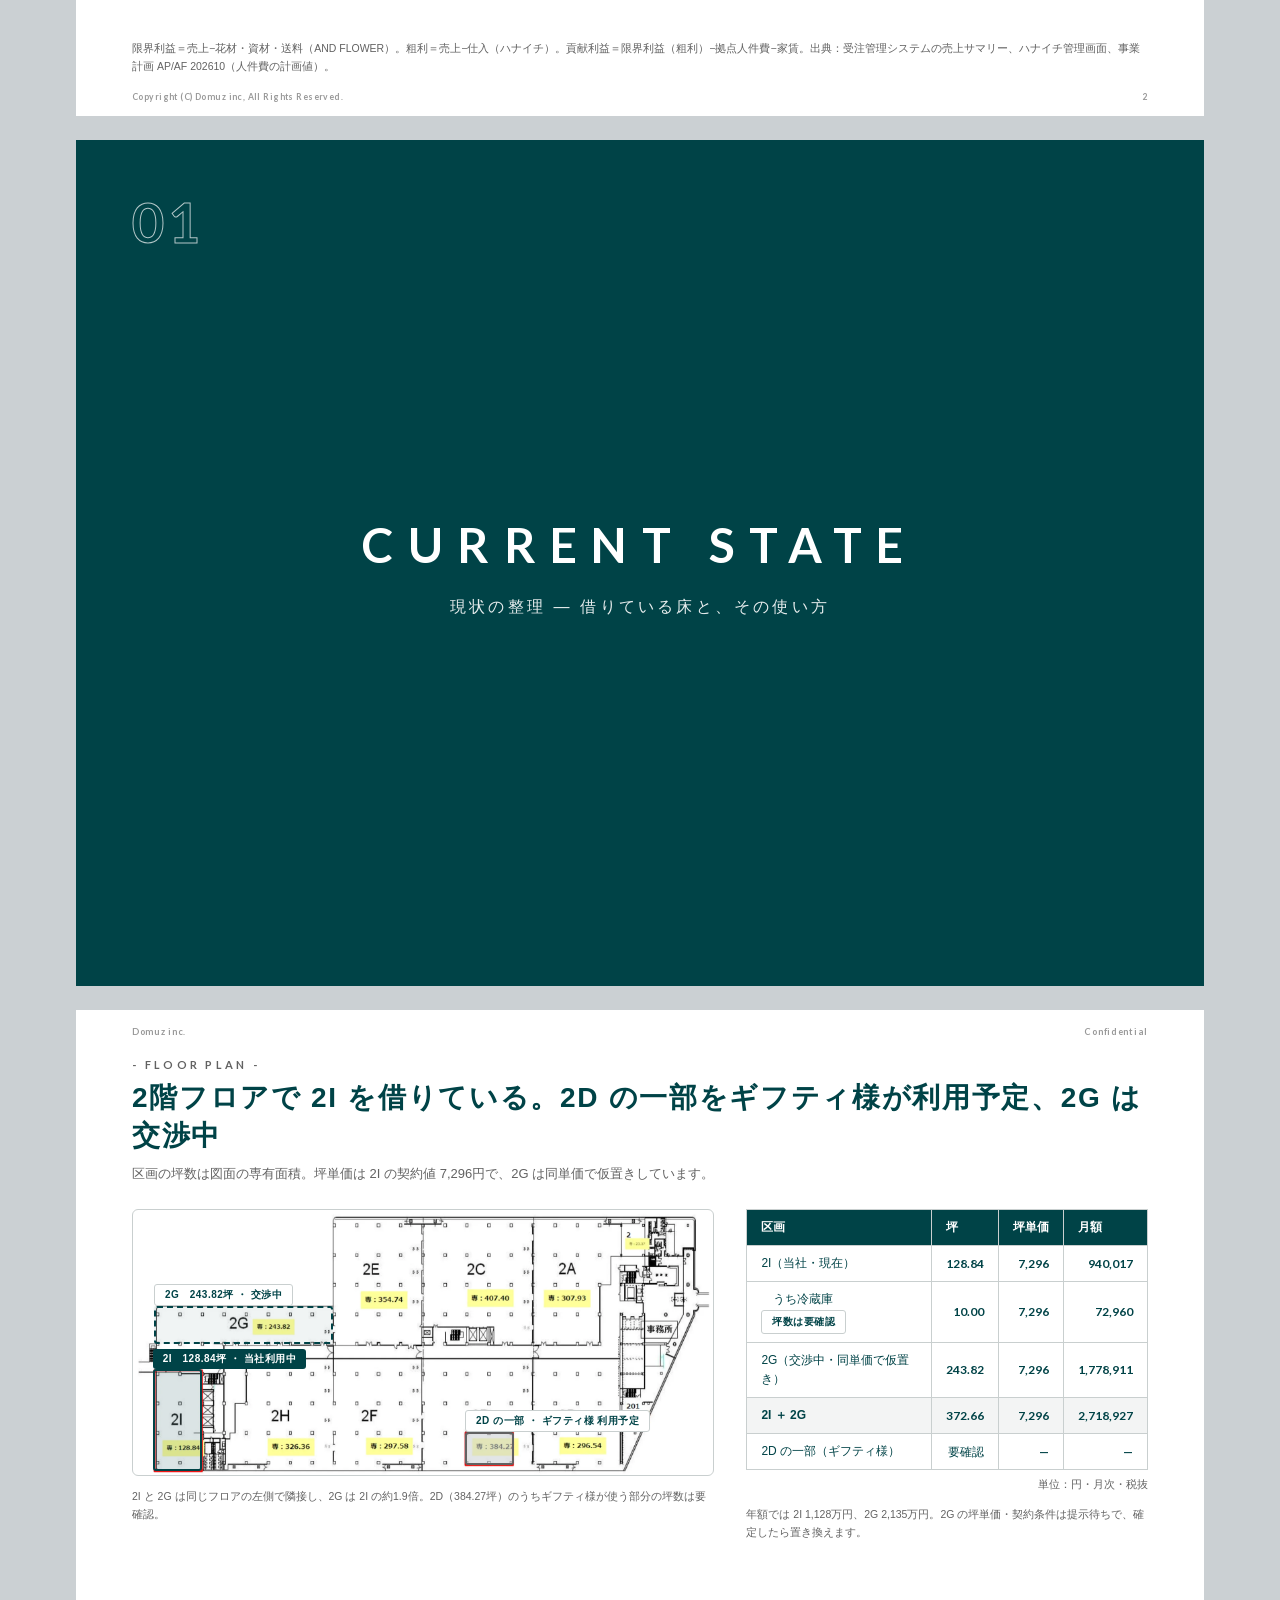
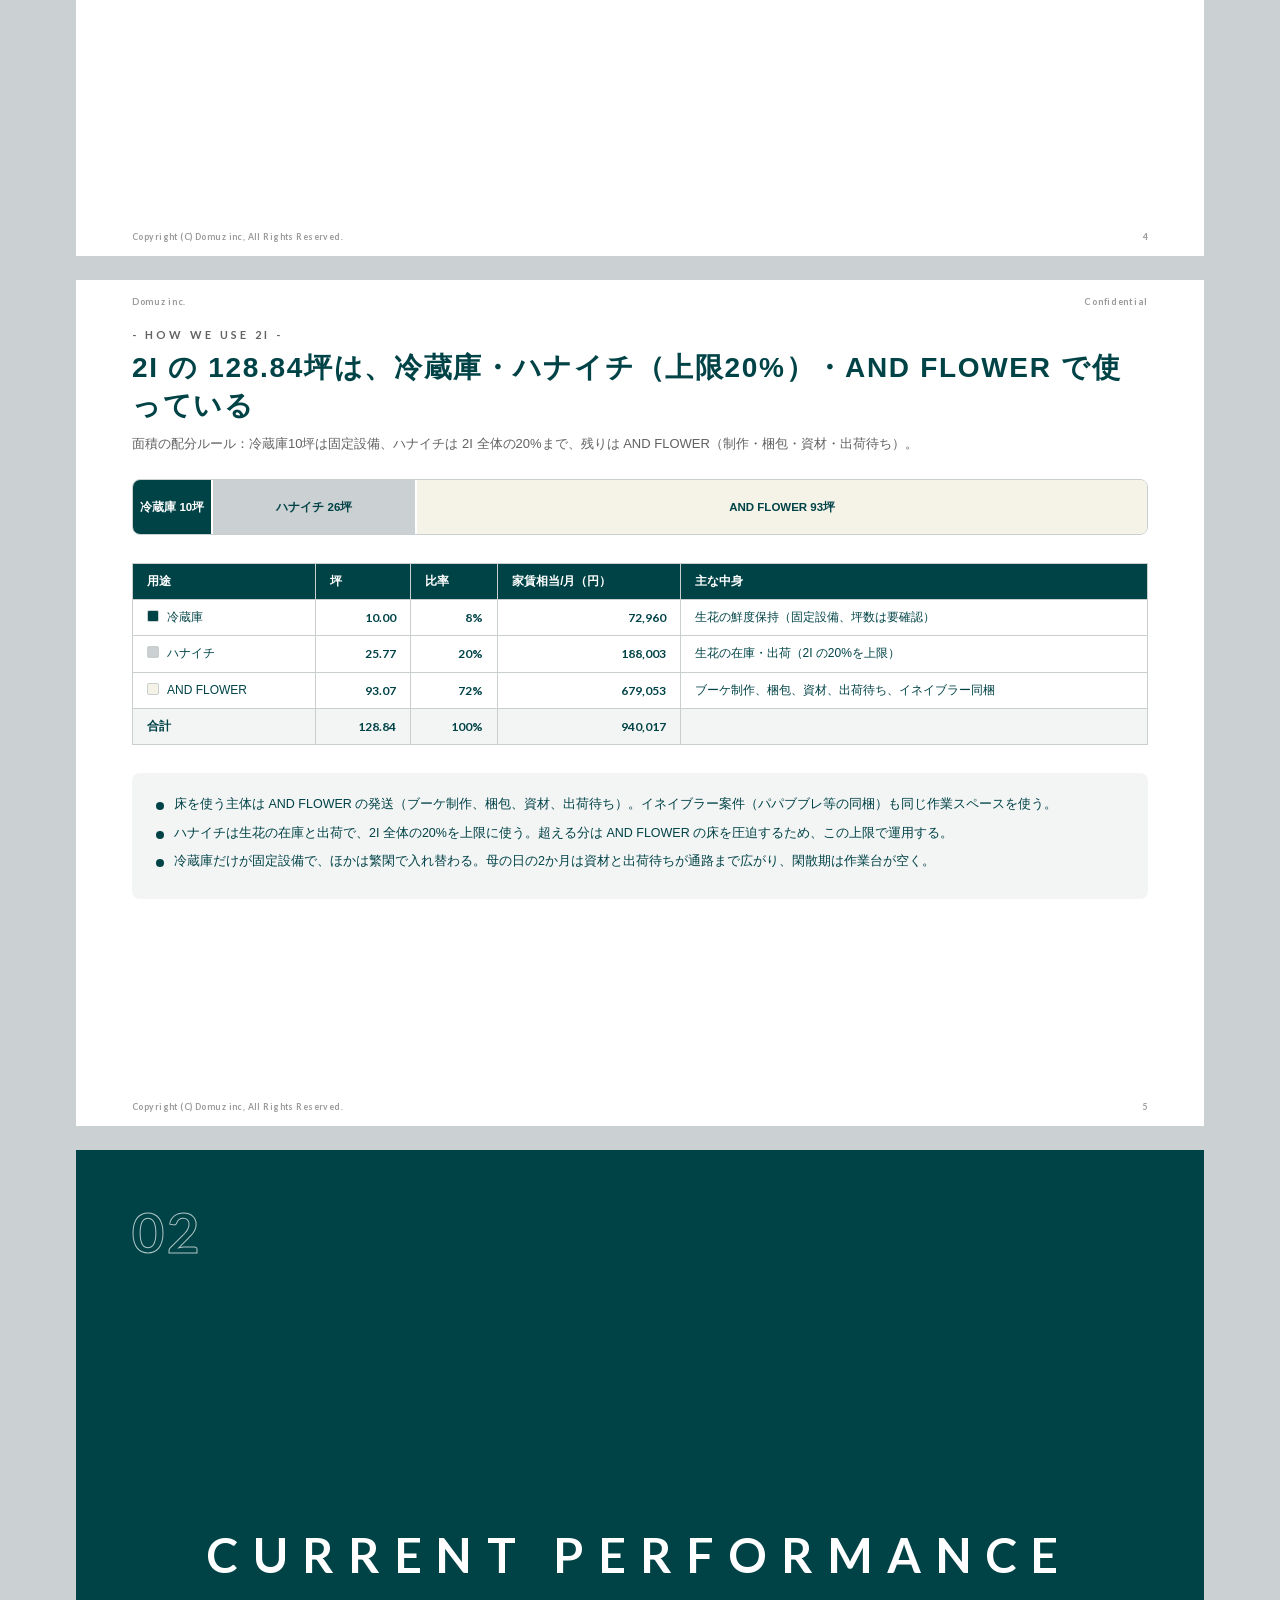
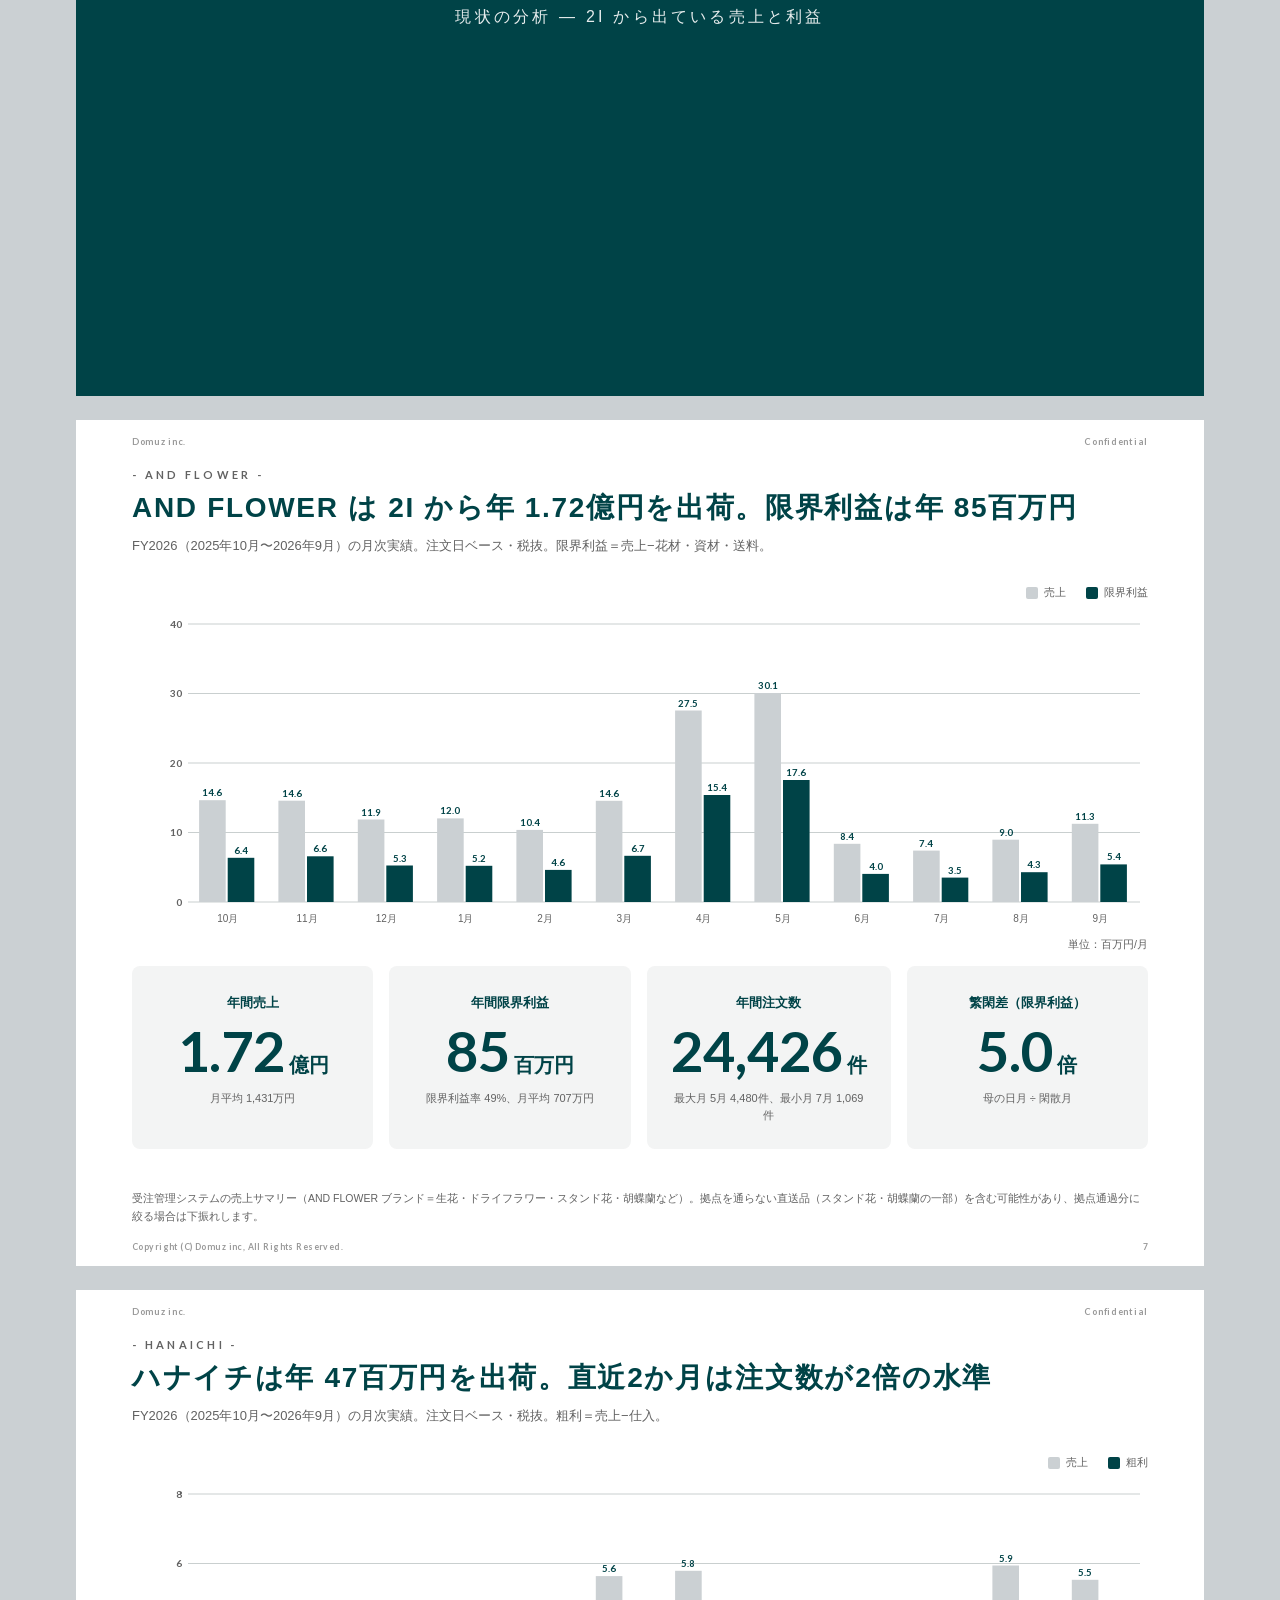
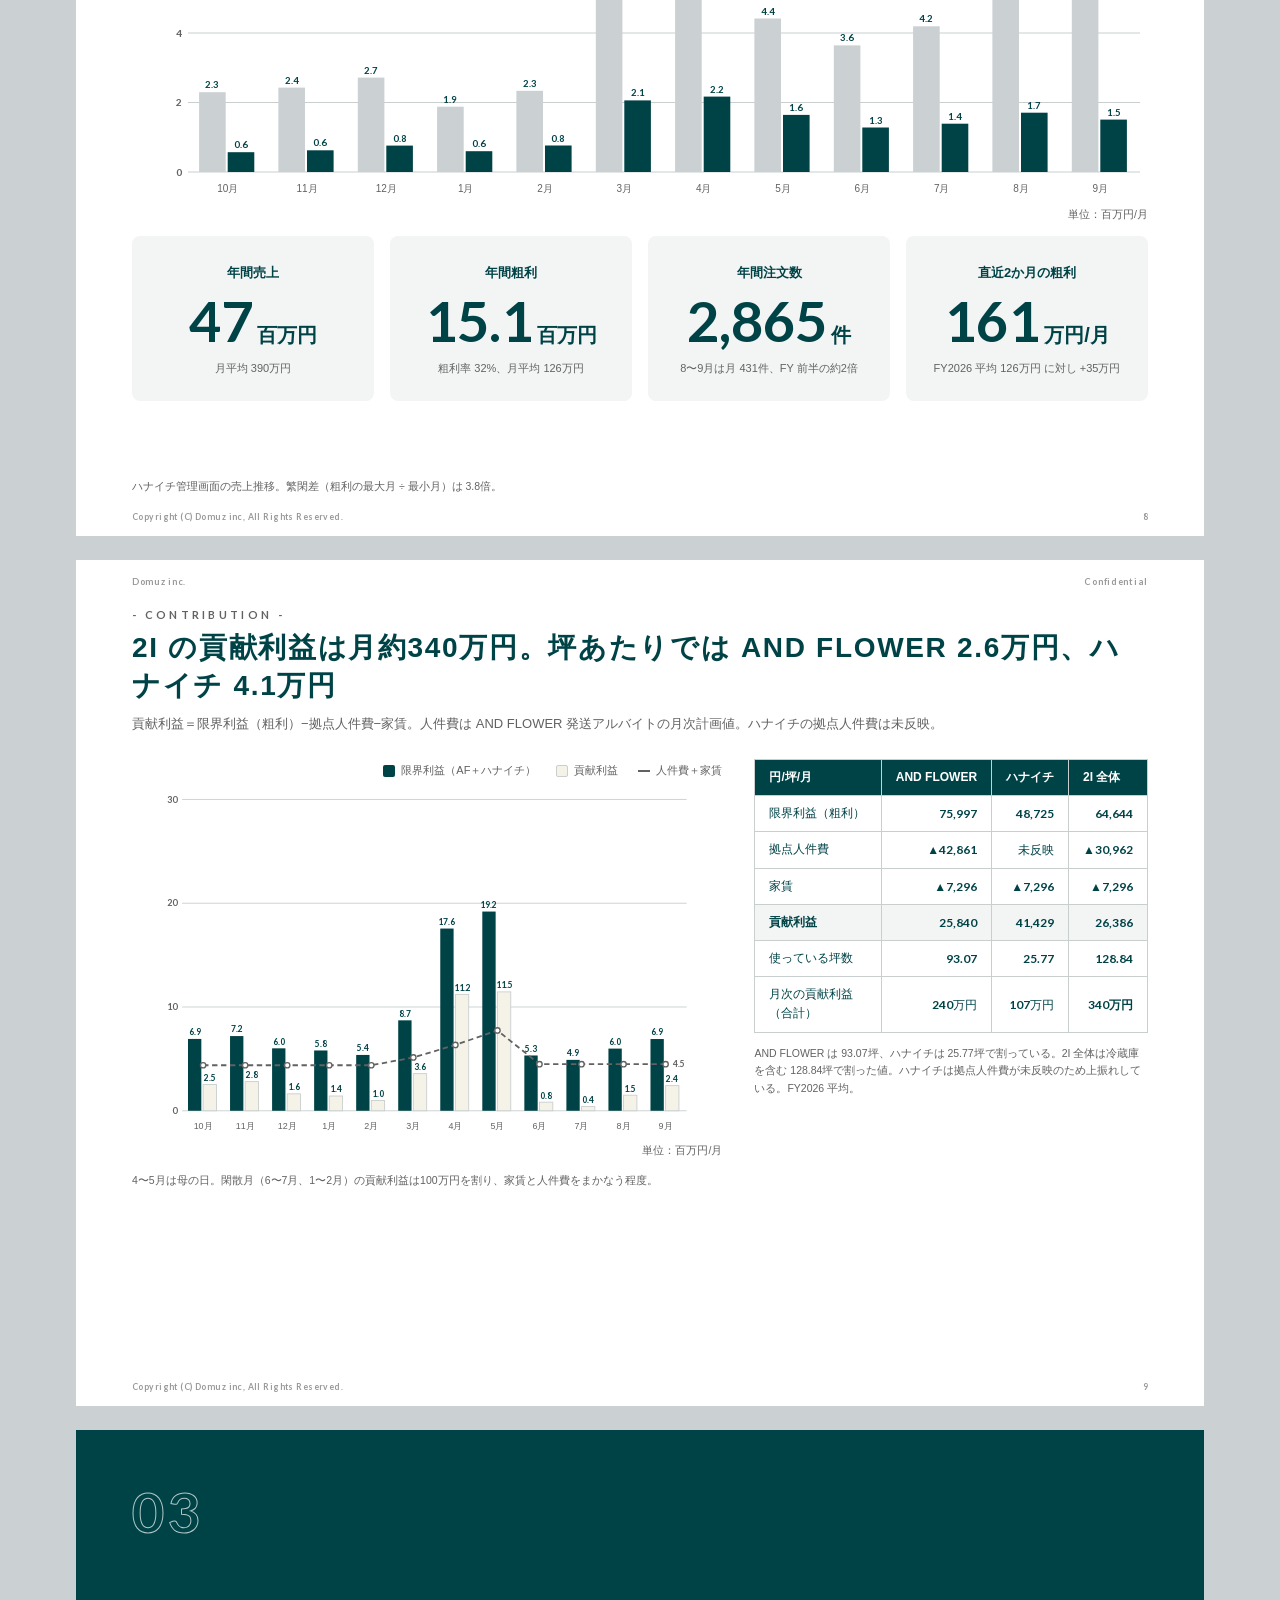
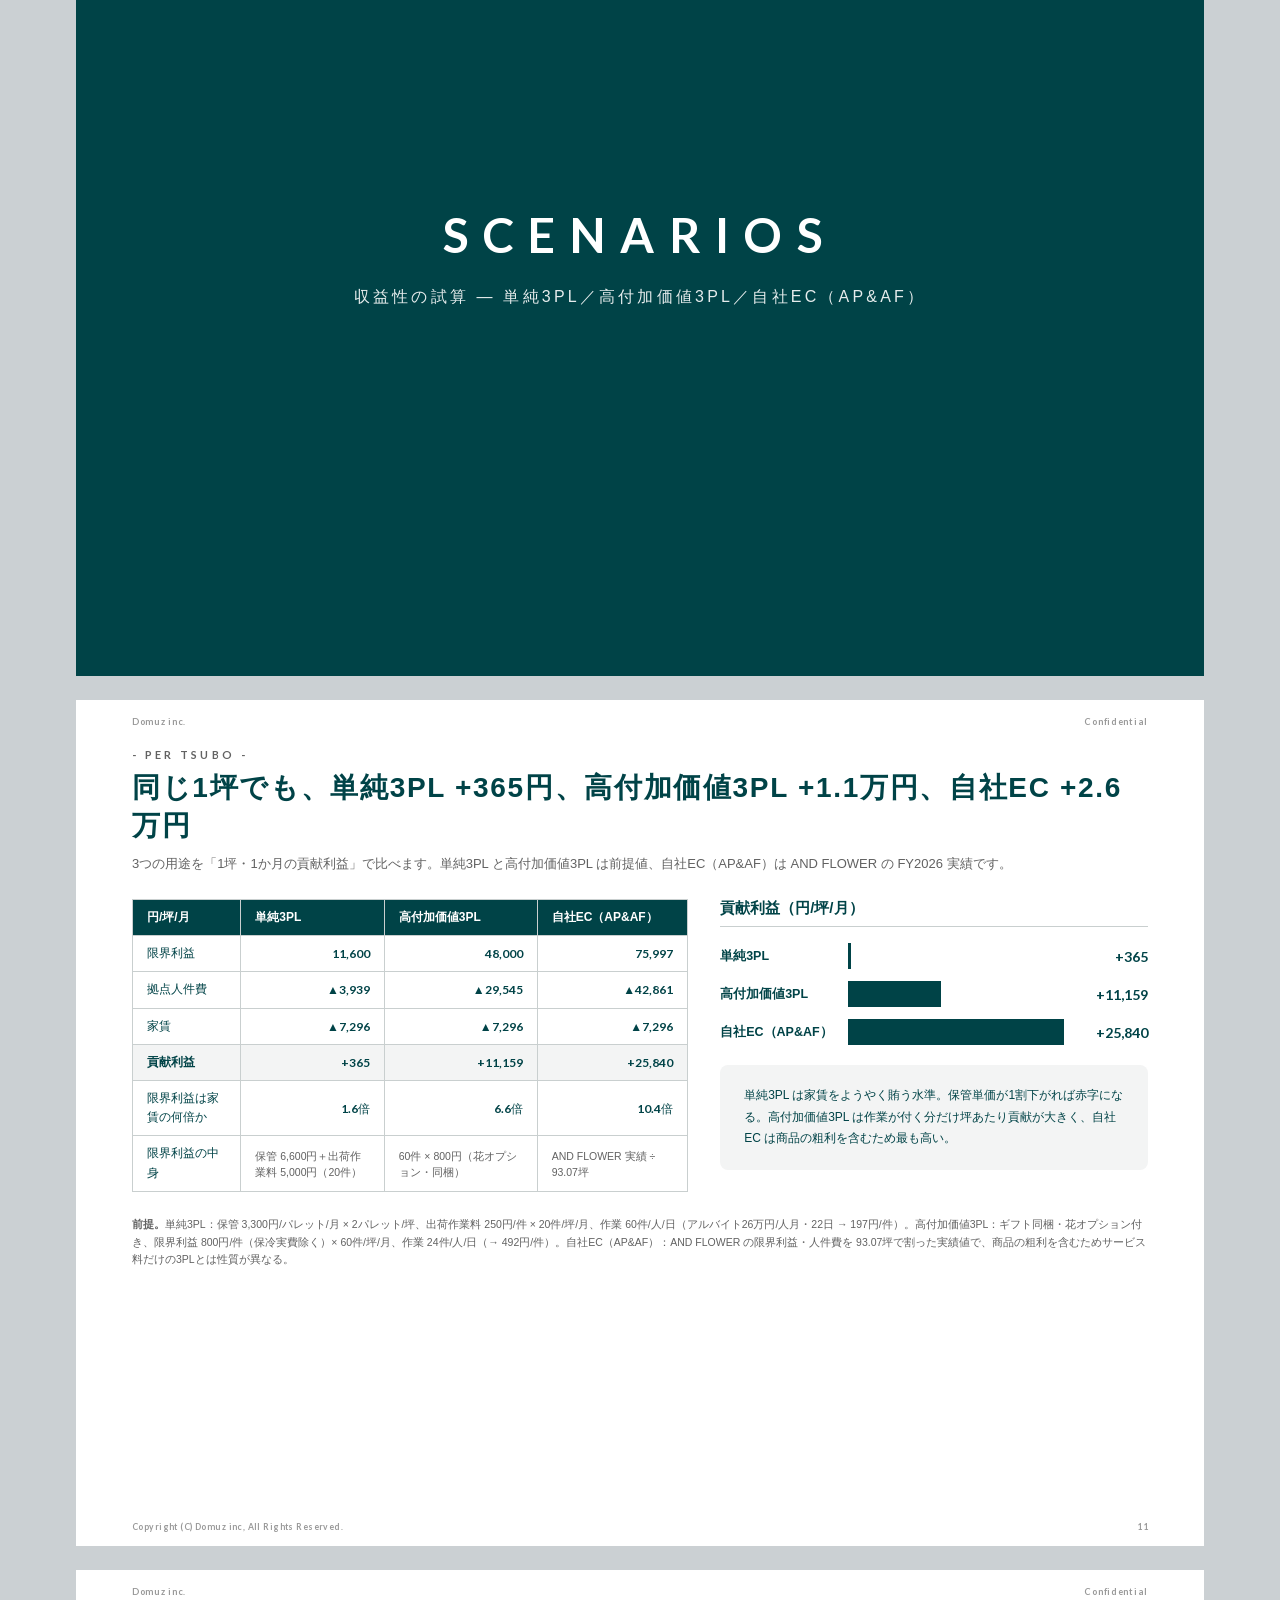
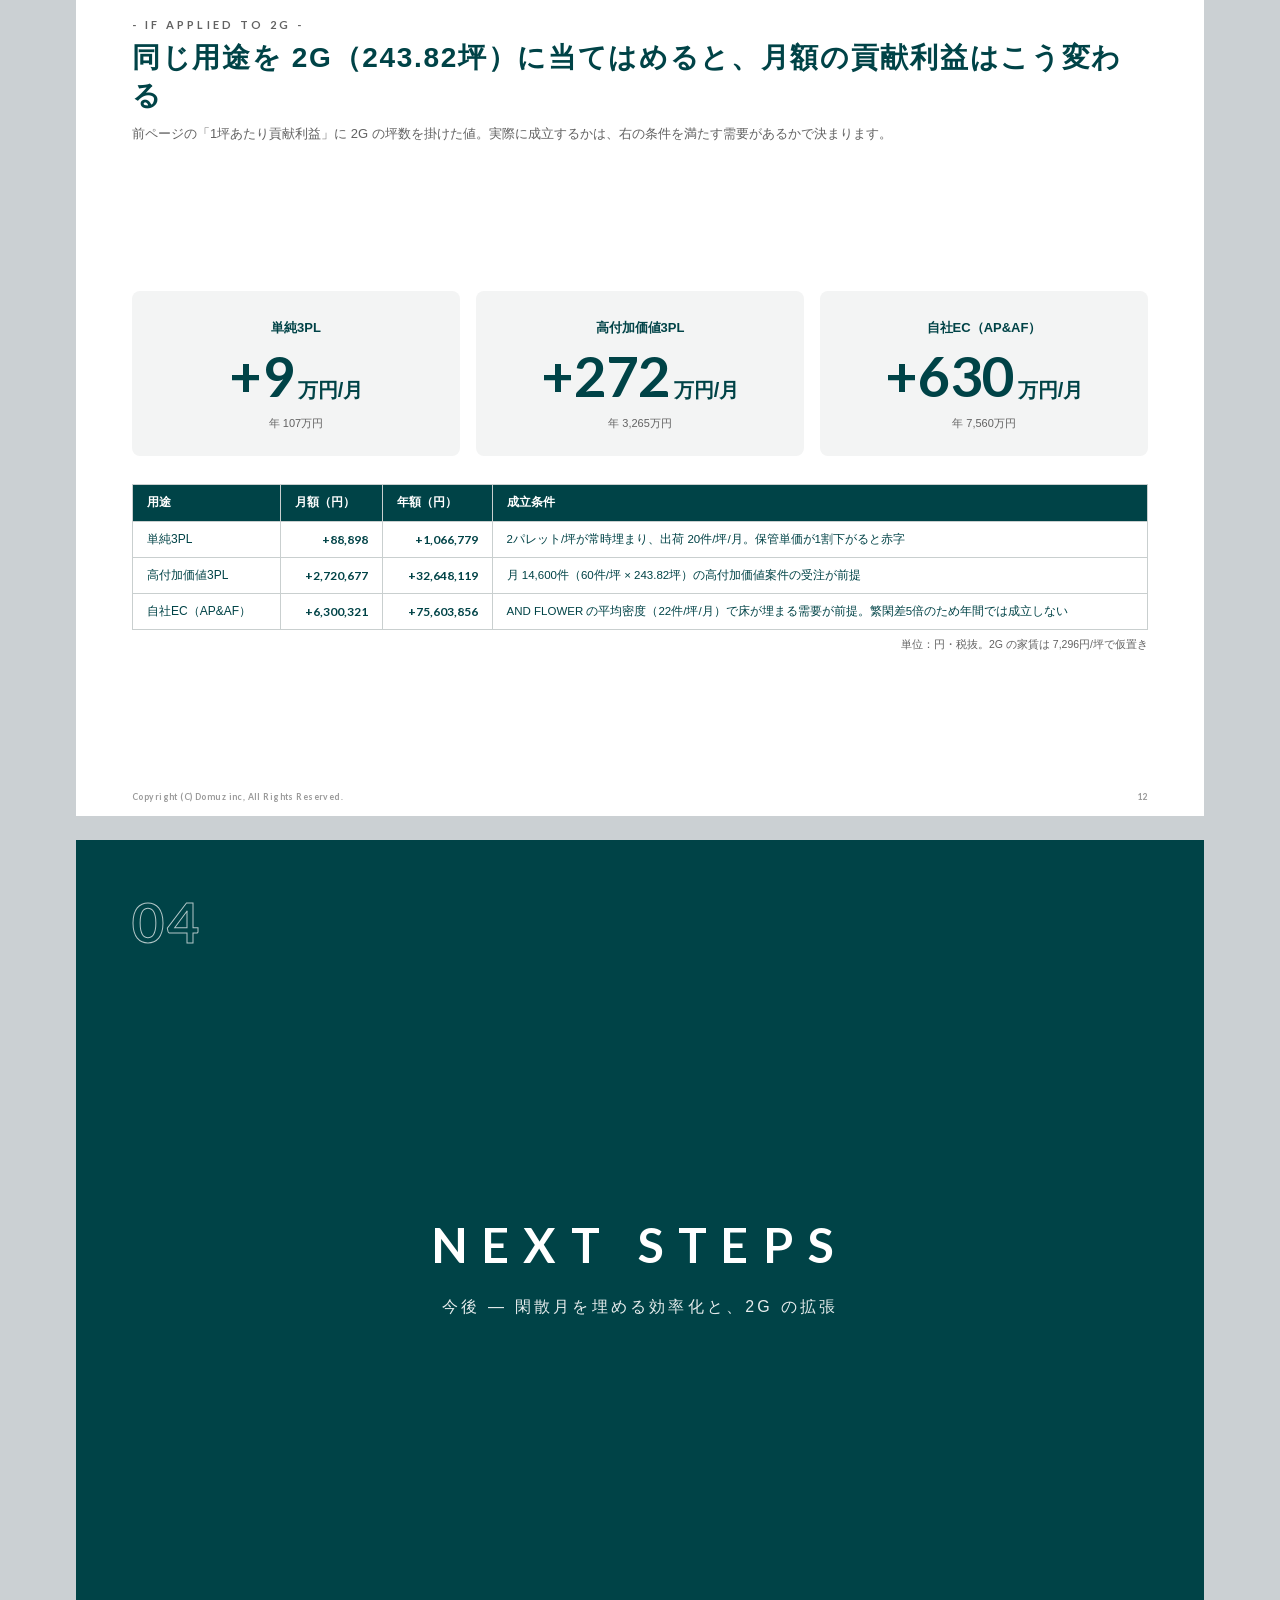
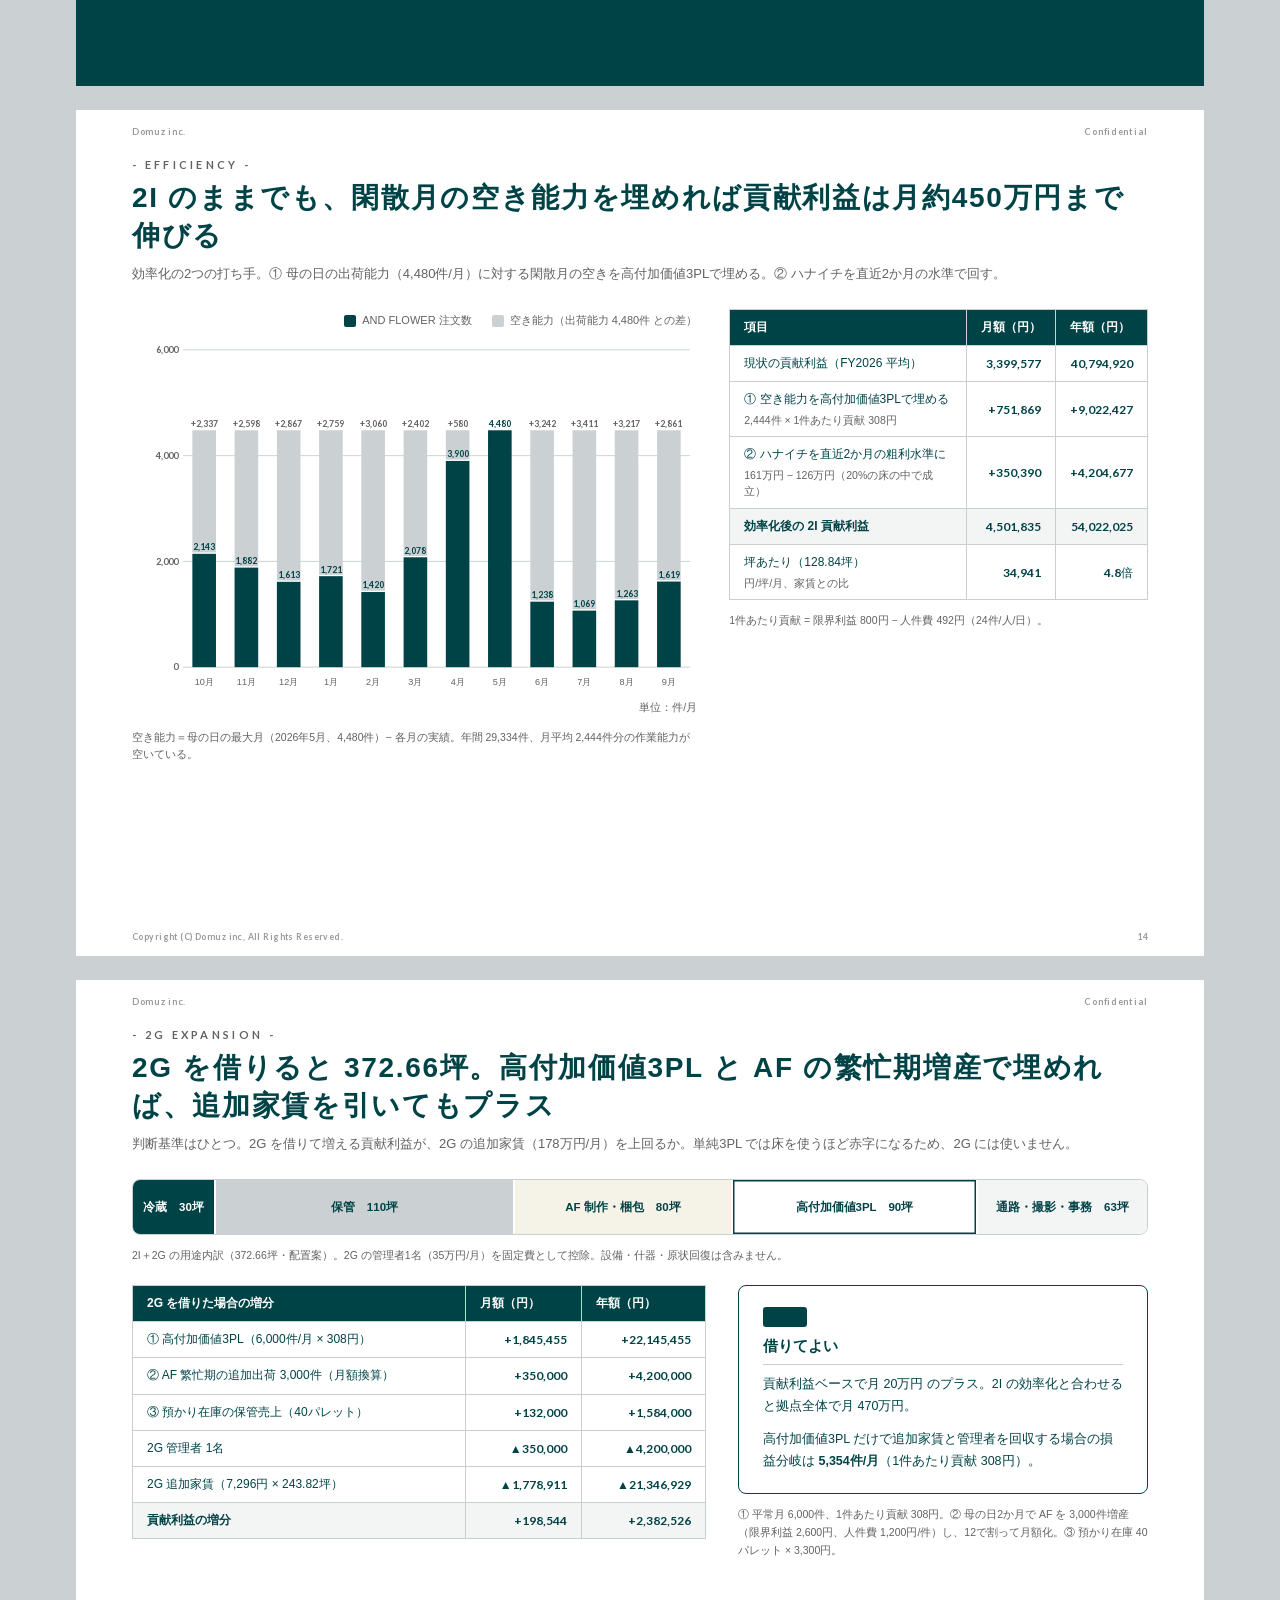
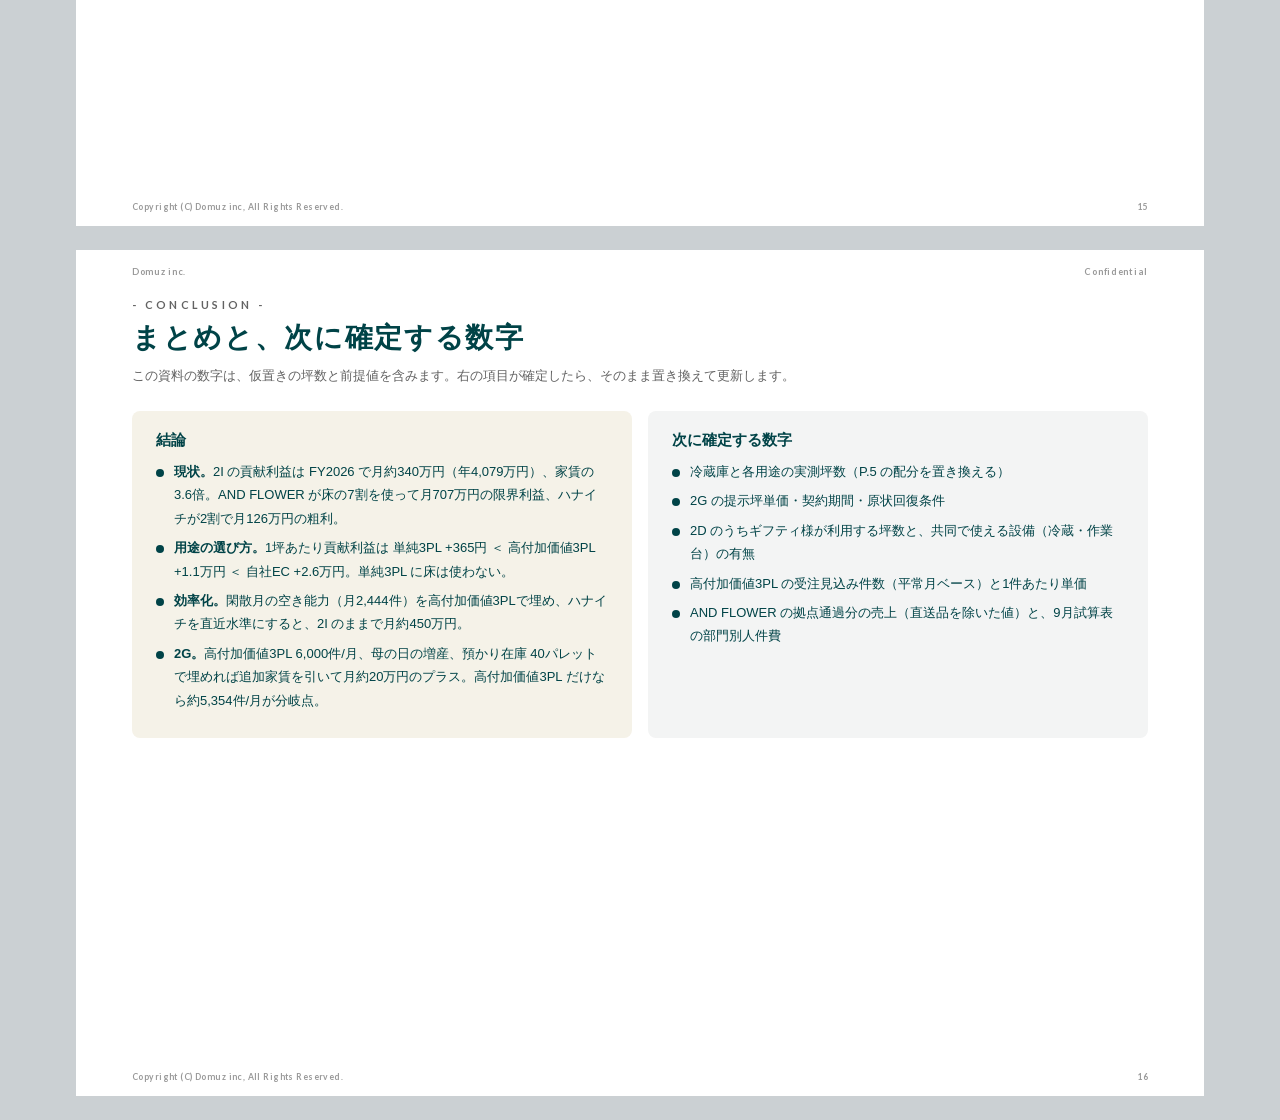
<file: kawasaki-2026-10/ギフティ様_川崎倉庫の収益性試算_20261013.html>
<!DOCTYPE html>
<html lang="ja">
<head>
<meta charset="UTF-8">
<title>ギフティ様_川崎倉庫の収益性試算_20261013</title>
<!-- OUT: ギフティ様_川崎倉庫の収益性試算_20261013.html -->
<!--
  Domuz デザインシステム v2.1 準拠（proposal-materials/.claude/knowledge/design_system/domuz_design_system.md）。
  4:3 1128×846px。1 <section class="page"> = 1スライド。色は var(--…) のみ。
  このファイルは gen_src.py が生成する。数字・グラフを直すときは gen_src.py を直して再生成し、
  `python3 build.py --pdf` で最終HTML/PDFを作る。
-->
<style>
  /* Domuz デザインシステム v2.1 — 共通スタイル
   全資料の src/*.src.html から /* @@BASE@@ */ で読み込む。ここだけ直せば全資料に効く。
   色は必ず var(--…)。トークンを増やしたら domuz_design_system.md §2 に追記すること。 */

  /* ========== 0. 欧文フォント Lato（build.py が data URI を注入） ========== */
    @font-face { font-family: 'Domuz EN'; font-style: normal; font-weight: 400;
               src: local("Century Gothic Pro"), local("CenturyGothicPro"), local("Century Gothic"), local("CenturyGothic"), local("Europa Gothic"), local("EuropaGothic"), url([data-uri]) format("woff2"); }
  @font-face { font-family: 'Domuz EN'; font-style: normal; font-weight: 700;
               src: local("Century Gothic Pro Bold"), local("CenturyGothicPro-Bold"), local("Century Gothic Bold"), local("CenturyGothic-Bold"), local("Europa Gothic Bold"), local("EuropaGothic-Bold"), url([data-uri]) format("woff2"); }

  /* ========== 0. トークン（Figma準拠・変更禁止） ========== */
  :root {
    --brand-primary: #004347;      /* Moss Green。濃色の面は章扉・表ヘッダ・小ラベルのみ */
    /* 文字色は 深緑 / 灰色 / 黒 の3系統だけ（2026-09ルール改定） */
    --text-primary: #004347;
    --text-black: #000000;
    --text-secondary: #626262;
    --text-muted: #999999;
    --text-on-fill: #FFFFFF;
    --text-link: #008888;          /* リンクのみ。本文の強調には使わない */
    /* 面は 灰色 / 薄い茶色 / 白 だけ（2026-09ルール改定） */
    --bg-white: #FFFFFF;
    --bg-light: #F3F4F4;
    --bg-gray: #CBD0D3;
    --bg-cream: #F5F2E8;
    --bg-moss: #004347;            /* 章扉のみ */
    --watermark: #ECEEEE;
    --border-strong: #004347;
    --border-light: #C9CFCF;
    --font-en: "Domuz EN", sans-serif;  /* = Century Gothic → Europa Gothic → 埋め込みLato */
    --font-ja: "Hiragino Sans", "Hiragino Kaku Gothic ProN", "Yu Gothic", "Noto Sans JP", sans-serif;
    --radius: 8px;
  }

  /* ========== 1. ベース ========== */
  * { margin: 0; padding: 0; box-sizing: border-box; }
  @page { size: 1128px 846px; margin: 0; }
  html, body { font-family: var(--font-ja); color: var(--text-primary); background: var(--bg-gray); font-weight: 400; }
  @media print { html, body { background: var(--bg-white); } }
  .en { font-family: var(--font-en); }
  .strong { color: var(--text-primary); font-weight: 700; }
  .black { color: var(--text-black); }
  .sub { color: var(--text-secondary); }
  .r { text-align: right; } .c { text-align: center; }

  .page {
    width: 1128px; height: 846px; position: relative; overflow: hidden;
    background: var(--bg-white); padding: 48px 56px 40px;
    margin: 0 auto 24px; page-break-after: always; break-after: page;
    display: flex; flex-direction: column;
  }
  /* 見出し以下の本文ブロック。残りの高さいっぱいに縦中央で置く（追加 / §6 追記済み） */
  .body { flex: 1; display: flex; flex-direction: column; justify-content: center; min-height: 0; }
  .body.top { justify-content: flex-start; }
  .body.between { justify-content: space-between; }
  @media print { .page { margin: 0; } .page:last-child { page-break-after: auto; } }

  .hd { position: absolute; top: 16px; left: 56px; right: 56px; display: flex; justify-content: space-between;
        font-family: var(--font-en); font-size: 9px; color: var(--text-muted); letter-spacing: 0.08em; }
  .ft { position: absolute; bottom: 14px; left: 56px; right: 56px; display: flex; justify-content: space-between;
        font-family: var(--font-en); font-size: 8.5px; color: var(--text-muted); letter-spacing: 0.05em; }

  .sec-label { font-family: var(--font-en); font-size: 11px; color: var(--text-secondary); letter-spacing: 0.3em; margin-bottom: 8px; }
  h2.page-title { font-size: 28px; font-weight: 600; letter-spacing: 0.06em; margin-bottom: 8px; }
  .page-title-sub { font-size: 13px; color: var(--text-secondary); margin-bottom: 24px; line-height: 1.7; }
  h3 { font-size: 15px; font-weight: 600; }
  p, li { font-size: 13px; line-height: 1.8; }
  .note { font-size: 10.5px; color: var(--text-secondary); line-height: 1.7; margin-top: 12px; }

  /* ========== 2. B-1 表紙 ========== */
  .cover { display: flex; flex-direction: column; justify-content: center; align-items: flex-start; padding: 0 84px; }
  .cover .watermark { position: absolute; right: -30px; bottom: -55px; font-family: var(--font-en); font-size: 240px; font-weight: 700; color: var(--watermark); letter-spacing: -0.02em; z-index: 0; }
  .cover > * { z-index: 1; }
  .cover-eyebrow { font-family: var(--font-en); font-size: 14px; letter-spacing: 0.35em; color: var(--text-secondary); margin-bottom: 28px; }
  .cover h1 { font-size: 42px; font-weight: 700; line-height: 1.5; letter-spacing: 0.05em; margin-bottom: 20px; }
  .cover-en { font-family: var(--font-en); font-size: 15px; letter-spacing: 0.45em; margin-bottom: 40px; }
  .cover-rule { width: 64px; height: 5px; background: var(--brand-primary); margin-bottom: 40px; }
  .cover-meta { font-size: 13.5px; color: var(--text-secondary); line-height: 2.1; }
  .cover-brand { margin-top: 40px; font-size: 17px; font-weight: 600; letter-spacing: 0.12em; }

  /* ========== 3. B-2 章扉 ========== */
  .divider { background: var(--bg-moss); color: var(--text-on-fill); display: flex; flex-direction: column; justify-content: center; align-items: center; text-align: center; }
  .divider .num { position: absolute; top: 48px; left: 56px; font-family: var(--font-en); font-size: 56px; font-weight: 700; color: transparent; -webkit-text-stroke: 1px rgba(255,255,255,0.7); letter-spacing: 0.05em; }
  .divider .title-en { font-family: var(--font-en); font-size: 48px; letter-spacing: 0.3em; text-transform: uppercase; margin-bottom: 24px; }
  .divider .title-ja { font-size: 16px; letter-spacing: 0.2em; opacity: 0.9; }
  .divider .x { font-family: var(--font-en); font-size: 28px; margin: 0 24px; opacity: 0.8; }

  /* ========== 5. B-4 標準コンテンツ（1/2/3 段組み） ========== */
  .cols { display: flex; gap: 24px; }
  .col { flex: 1; min-width: 0; }
  .col .idx { font-family: var(--font-en); font-size: 40px; font-weight: 700; line-height: 1; margin-bottom: 12px; color: var(--text-secondary); }
  .col h3 { margin-bottom: 8px; padding-bottom: 8px; border-bottom: 1px solid var(--border-light); }

  /* ========== 6. B-5 2カラム比較 / B-6 4カード / B-23 特長カード ========== */
  .cards { display: flex; gap: 16px; }
  .cards.grid2 { display: grid; grid-template-columns: 1fr 1fr; }
  .card { flex: 1; min-width: 0; background: var(--bg-light); border-radius: var(--radius); padding: 20px 24px; }
  .card.cream { background: var(--bg-cream); }
  .card.outline { background: var(--bg-white); border: 1.5px solid var(--border-strong); }
  .card h3 { font-size: 15px; margin-bottom: 10px; }
  .card p { font-size: 12.5px; line-height: 1.8; }
  .card .ph { width: 100%; aspect-ratio: 3 / 4; border-radius: 6px; display: block; margin-bottom: 12px;
              background-color: var(--bg-white); background-size: contain; background-repeat: no-repeat; background-position: center; }

  .str-cards { display: flex; gap: 20px; }
  .str-card { flex: 1; min-width: 0; background: var(--bg-cream); border-radius: 12px; padding: 32px 26px; display: flex; flex-direction: column; }
  .str-card .s-idx { font-family: var(--font-en); font-size: 13px; letter-spacing: 0.2em; color: var(--text-secondary); margin-bottom: 12px; }
  .str-card h3 { font-size: 16px; margin-bottom: 12px; line-height: 1.5; }
  .str-card p { font-size: 12.5px; line-height: 1.85; margin-bottom: 16px; }
  .str-card .shot { width: 100%; aspect-ratio: 4 / 3; border-radius: 6px; margin-top: auto; display: block; background-color: var(--bg-white); background-size: cover; background-position: center; }
  .str-card .shot.contain { background-size: contain; background-repeat: no-repeat; }

  ul.dots { list-style: none; }
  ul.dots li { padding-left: 18px; position: relative; margin-bottom: 6px; }
  ul.dots li::before { content: ""; position: absolute; left: 0; top: 9px; width: 8px; height: 8px; border-radius: 50%; background: var(--brand-primary); }

  /* ========== 7. B-7 数値ハイライト / B-14 KPI ========== */
  .kpis { display: flex; gap: 16px; }
  .kpi { flex: 1; background: var(--bg-light); border-radius: var(--radius); padding: 28px 24px 24px; text-align: center; }
  .kpi .label { font-size: 13px; font-weight: 600; margin-bottom: 8px; }
  .kpi .num { font-family: var(--font-en); font-size: 64px; font-weight: 700; line-height: 1.1; }
  .kpi .num small { font-size: 20px; font-weight: 600; margin-left: 4px; }
  .kpi .desc { font-size: 11px; color: var(--text-secondary); margin-top: 8px; line-height: 1.6; }

  /* ========== 8. B-9 データ表 / B-25 条件表 ========== */
  table { width: 100%; border-collapse: collapse; }
  table th, table td { border: 1px solid var(--border-light); padding: 8px 14px; font-size: 12px; text-align: left; vertical-align: middle; line-height: 1.6; }
  table thead th { background: var(--brand-primary); color: var(--text-on-fill); font-weight: 600; }
  table td.rowhead, table th.rowhead { background: var(--bg-light); font-weight: 600; width: 170px; }
  table td.num { text-align: right; font-family: var(--font-en); }
  table tr.total td { background: var(--bg-light); font-weight: 700; }
  table td .big { font-size: 16px; font-weight: 700; }
  table td .sub { font-size: 10.5px; color: var(--text-secondary); display: block; margin-top: 2px; }
  table s { color: var(--text-secondary); margin-right: 6px; }
  /* 回答サマリー用の密度高めの表（追加 / §6 追記済み） */
  table.dense th, table.dense td { padding: 9px 12px; font-size: 11px; line-height: 1.7; vertical-align: top; }
  table.answers th, table.answers td { padding: 17px 14px; font-size: 11.5px; line-height: 1.85; }
  table.dense td.q { background: var(--bg-light); font-weight: 600; width: 232px; }
  table.dense td.pg { width: 62px; text-align: center; font-family: var(--font-en); color: var(--text-secondary); }

  /* ========== 9. B-10 プロセスフロー ========== */
  .flow { display: flex; align-items: stretch; }
  .flow-step { flex: 1; background: var(--bg-light); border-radius: var(--radius); padding: 16px 18px; position: relative; margin-right: 32px; }
  .flow-step:last-child { margin-right: 0; }
  .flow-step::after { content: "▶"; position: absolute; right: -24px; top: 50%; transform: translateY(-50%); color: var(--brand-primary); font-size: 14px; }
  .flow-step:last-child::after { content: none; }
  .flow-step.goal { background: var(--bg-white); border: 1.5px solid var(--border-strong); }
  .flow-step .f-title { font-size: 13.5px; font-weight: 600; margin-bottom: 8px; }
  .flow-step .f-idx { font-family: var(--font-en); font-size: 11px; letter-spacing: 0.2em; color: var(--text-secondary); margin-bottom: 4px; }
  .flow-step p { font-size: 11.5px; line-height: 1.75; }

  /* ========== 10. B-24 タイムライン ========== */
  .timeline { display: flex; }
  .tl-item { flex: 1; position: relative; padding-top: 28px; margin-right: 24px; }
  .tl-item:last-child { margin-right: 0; }
  .tl-item::before { content: ""; position: absolute; top: 8px; left: 0; width: 16px; height: 16px; border-radius: 50%; background: var(--brand-primary); }
  .tl-item::after { content: ""; position: absolute; top: 15px; left: 24px; right: -16px; height: 2px; background: var(--border-light); }
  .tl-item:last-child::after { content: none; }
  .tl-item.goal::before { background: var(--bg-white); border: 4px solid var(--brand-primary); }
  .tl-date { font-family: var(--font-en); font-size: 17px; font-weight: 700; margin-bottom: 4px; }
  .tl-label { font-size: 12px; line-height: 1.6; }

  /* ========== 11. B-8 写真ギャラリー ========== */
  .gallery { display: flex; gap: 16px; }
  .gallery figure { flex: 1; min-width: 0; text-align: center; }
  .gallery .shot { width: 100%; aspect-ratio: 3 / 4; background-color: var(--bg-light); background-size: contain; background-repeat: no-repeat; background-position: center; border-radius: 6px; display: block; }
  .gallery figcaption { font-size: 11.5px; margin-top: 8px; line-height: 1.6; }
  .gallery figcaption b { display: block; font-size: 13px; }
  .badge { display: inline-block; background: var(--brand-primary); color: var(--text-on-fill); font-size: 10px; font-weight: 600; letter-spacing: 0.05em; padding: 3px 10px; border-radius: 3px; }
  .badge.alt { background: var(--bg-white); color: var(--text-primary); border: 1px solid var(--border-light); }

  /* ========== 12. B-15 拠点写真（追加 / §6 追記済み） ========== */
  .photos { display: flex; gap: 16px; }
  .photos .shot { flex: 1; aspect-ratio: 4 / 3; border-radius: 6px; background-color: var(--bg-light); background-size: cover; background-position: center; }

  /* ========== 13. B-22 会社概要 ========== */
  .company { display: flex; gap: 40px; align-items: flex-start; }
  .company-left { flex: 1.1; } .company-right { flex: 1; }
  .company p { font-size: 12px; line-height: 1.95; margin-bottom: 14px; }
  table.corp th, table.corp td { border: none; border-bottom: 1px solid var(--border-light); padding: 9px 6px; font-size: 11.5px; }
  table.corp th { width: 110px; color: var(--text-secondary); font-weight: 500; }

  /* ========== 14. B-17 横棒グラフ（追加 / §6 追記済み） ========== */
  .hbars { }
  .hbar { display: flex; align-items: center; margin-bottom: 12px; }
  .hbar .hb-label { width: 72px; font-size: 12.5px; font-weight: 600; }
  .hbar .hb-track { flex: 1; height: 26px; display: flex; }
  .hbar .hb-f { height: 100%; }
  .hbar .hb-f.w { background: var(--brand-primary); }
  .hbar .hb-f.m { background: var(--bg-gray); }
  .hbar .hb-total { width: 72px; text-align: right; font-family: var(--font-en); font-size: 14px; font-weight: 700; }
  .legend { display: flex; gap: 20px; justify-content: flex-end; font-size: 11px; color: var(--text-secondary); margin-top: 4px; }
  .legend span { display: flex; align-items: center; gap: 6px; }
  .legend i { width: 12px; height: 12px; display: block; border-radius: 2px; }

  /* ========== 15. 汎用の補足ボックス（追加 / §6 追記済み） ========== */
  .box { background: var(--bg-light); border-radius: var(--radius); padding: 20px 24px; }
  .box.outline { background: var(--bg-white); border: 1.5px solid var(--border-strong); }
  .box h3 { margin-bottom: 8px; }
  .box p, .box li { font-size: 12.5px; }
  .tag { display: inline-block; background: var(--bg-gray); color: var(--text-primary); font-size: 10.5px; font-weight: 600; letter-spacing: 0.08em; padding: 3px 10px; border-radius: 3px; margin-bottom: 10px; }
  .tag.moss { background: var(--brand-primary); }

  /* ========== 16. 画像（data URI）— build.py が注入 ========== */
    .im-plan { background-image: url([data-uri]); }


  /* ===== この資料だけの型 ===== */
  .plan { position: relative; width: 100%; aspect-ratio: 1722 / 790; border-radius: 6px; overflow: hidden;
          background-color: var(--bg-white); background-size: contain; background-repeat: no-repeat; background-position: center; border: 1px solid var(--border-light); }
  .ov { position: absolute; box-sizing: border-box; border-radius: 3px; }
  .ov.solid { border: 2.5px solid var(--border-strong); background: rgba(0,67,71,0.14); }
  .ov.dash  { border: 2px dashed var(--border-strong); background: rgba(0,67,71,0.06); }
  .ov.fill  { border: 2px solid var(--text-secondary); background: rgba(203,208,211,0.55); }
  .ov > .badge { position: absolute; left: -2px; top: -2px; transform: translateY(-100%); white-space: nowrap; margin-bottom: 0; }
  .stackbar { display: flex; width: 100%; height: 56px; border-radius: var(--radius); overflow: hidden; border: 1px solid var(--border-light); }
  .stackbar .seg { display: flex; align-items: center; justify-content: center; min-width: 0; overflow: hidden; white-space: nowrap; font-size: 11.5px; font-weight: 600; letter-spacing: 0; }
  table th { white-space: nowrap; }
  .stackbar .seg + .seg { border-left: 2px solid var(--bg-white); }
  .seg.w, .sw.w { background: var(--brand-primary); color: var(--text-on-fill); }
  .seg.m, .sw.m { background: var(--bg-gray); color: var(--text-primary); }
  .seg.c, .sw.c { background: var(--bg-cream); color: var(--text-primary); }
  .seg.o, .sw.o { background: var(--bg-white); color: var(--text-primary); box-shadow: inset 0 0 0 1.5px var(--border-strong); }
  .seg.l, .sw.l { background: var(--bg-light); color: var(--text-primary); }
  .sw { display: inline-block; width: 12px; height: 12px; border-radius: 2px; margin-right: 8px; vertical-align: -1px; border: 1px solid var(--border-light); }
  .hbars-wide .hb-label { width: 128px; }
  .hbars-wide .hb-total { width: 84px; }
  .kpi .num { white-space: nowrap; font-size: 56px; }
  .kpi .num small { font-family: var(--font-ja); }
  table td.num { white-space: nowrap; }
  table td .sub { font-weight: 400; }
  .note.r { text-align: right; margin-top: 6px; }
</style>
</head>
<body>

<section class="page cover">
  <div class="watermark">Domuz</div>
  <div class="cover-eyebrow">REPORT</div>
  <h1>ギフティ様<br>川崎倉庫の収益性試算</h1>
  <div class="cover-en">KAWASAKI WAREHOUSE ECONOMICS</div>
  <div class="cover-rule"></div>
  <div class="cover-meta">2026年10月13日<br>株式会社Domuz　代表取締役　髙木 弘貴</div>
  <div class="cover-brand en">AND FLOWER / HANAICHI</div>
<div class="ft"><span>Copyright (C) Domuz inc, All Rights Reserved.</span><span>1</span></div></section>
<section class="page ">
  <div class="hd"><span>Domuz inc.</span><span>Confidential</span></div>
  <div class="sec-label">- SUMMARY -</div>
  <h2 class="page-title">結論：2I は稼いでいる。閑散月を埋め、2G は「埋め方」が決まれば借りる</h2>
  <p class="page-title-sub">ラポール川崎SRC 2階の 2I 区画（128.84坪）を1つの器として見たときの収益性を、確定している数字と FY2026（2025年10月〜2026年9月）の実績から積み上げました。単位は円・税抜・月次です。</p>
  <div class="body">
  <div class="kpis">
    <div class="kpi"><div class="label">2I の貢献利益（FY2026 平均）</div><div class="num">340<small>万円/月</small></div><div class="desc">年 4,079万円。家賃 94万円の 3.6倍、26,386円/坪/月</div></div>
    <div class="kpi"><div class="label">効率化後の 2I 貢献利益</div><div class="num">450<small>万円/月</small></div><div class="desc">閑散月の空き能力を高付加価値3PLで埋め、ハナイチを直近水準に</div></div>
    <div class="kpi"><div class="label">2G を借りた場合の増分</div><div class="num">+20<small>万円/月</small></div><div class="desc">追加家賃 178万円 を引いた後。高付加価値3PL だけなら損益分岐 5,354件/月</div></div>
  </div>
  <div class="box" style="margin-top:32px">
    <ul class="dots">
      <li><b>2I は家賃と人件費を引いても貢献利益が出ている。</b>FY2026 実績で月約340万円。ただし母の日の2か月に偏り、閑散月は家賃と人件費をまかなう程度。</li>
      <li><b>同じ1坪でも用途で収益は大きく変わる。</b>単純3PL は +365円/坪/月、高付加価値3PL は +1.1万円、自社EC（AP&amp;AF）は +2.6万円。単純3PL に床は使わない。</li>
      <li><b>今後は「閑散月を埋める」と「2G で床を増やす」の2段。</b>2I のままでも月約450万円まで。2G は高付加価値3PL と AF の繁忙期増産で埋めれば、追加家賃を引いてもプラス。</li>
    </ul>
  </div>
  </div>
  <p class="note">限界利益＝売上−花材・資材・送料（AND FLOWER）。粗利＝売上−仕入（ハナイチ）。貢献利益＝限界利益（粗利）−拠点人件費−家賃。出典：受注管理システムの売上サマリー、ハナイチ管理画面、事業計画 AP/AF 202610（人件費の計画値）。</p>
<div class="ft"><span>Copyright (C) Domuz inc, All Rights Reserved.</span><span>2</span></div></section>
<section class="page divider">
  <div class="num">01</div>
  <div class="title-en">Current State</div>
  <div class="title-ja">現状の整理 — 借りている床と、その使い方</div>
</section>
<section class="page ">
  <div class="hd"><span>Domuz inc.</span><span>Confidential</span></div>
  <div class="sec-label">- FLOOR PLAN -</div>
  <h2 class="page-title">2階フロアで 2I を借りている。2D の一部をギフティ様が利用予定、2G は交渉中</h2>
  <p class="page-title-sub">区画の坪数は図面の専有面積。坪単価は 2I の契約値 7,296円で、2G は同単価で仮置きしています。</p>
  <div class="body top">
  <div class="cols" style="gap:32px">
    <div class="col" style="flex:1.45">
      <div class="plan im-plan">
        <div class="ov dash" style="left:3.6%;top:36%;width:30.8%;height:14.6%"><span class="badge alt">2G　243.82坪 ・ 交渉中</span></div>
        <div class="ov solid" style="left:3.4%;top:60%;width:8.5%;height:38.5%"><span class="badge">2I　128.84坪 ・ 当社利用中</span></div>
        <div class="ov fill" style="left:57.2%;top:83.5%;width:8.4%;height:12.7%"><span class="badge alt">2D の一部 ・ ギフティ様 利用予定</span></div>
      </div>
      <p class="note">2I と 2G は同じフロアの左側で隣接し、2G は 2I の約1.9倍。2D（384.27坪）のうちギフティ様が使う部分の坪数は要確認。</p>
    </div>
    <div class="col">
      <table>
        <thead><tr><th>区画</th><th class="num">坪</th><th class="num">坪単価</th><th class="num">月額</th></tr></thead>
        <tbody>
          <tr><td>2I（当社・現在）</td><td class="num">128.84</td><td class="num">7,296</td><td class="num">940,017</td></tr>
          <tr><td>　うち冷蔵庫 <span class="badge alt">坪数は要確認</span></td><td class="num">10.00</td><td class="num">7,296</td><td class="num">72,960</td></tr>
          <tr><td>2G（交渉中・同単価で仮置き）</td><td class="num">243.82</td><td class="num">7,296</td><td class="num">1,778,911</td></tr>
          <tr class="total"><td>2I ＋ 2G</td><td class="num">372.66</td><td class="num">7,296</td><td class="num">2,718,927</td></tr>
          <tr><td>2D の一部（ギフティ様）</td><td class="num">要確認</td><td class="num">—</td><td class="num">—</td></tr>
        </tbody>
      </table>
      <p class="note r">単位：円・月次・税抜</p>
      <p class="note">年額では 2I 1,128万円、2G 2,135万円。2G の坪単価・契約条件は提示待ちで、確定したら置き換えます。</p>
    </div>
  </div>
  </div>
<div class="ft"><span>Copyright (C) Domuz inc, All Rights Reserved.</span><span>4</span></div></section>
<section class="page ">
  <div class="hd"><span>Domuz inc.</span><span>Confidential</span></div>
  <div class="sec-label">- HOW WE USE 2I -</div>
  <h2 class="page-title">2I の 128.84坪は、冷蔵庫・ハナイチ（上限20%）・AND FLOWER で使っている</h2>
  <p class="page-title-sub">面積の配分ルール：冷蔵庫10坪は固定設備、ハナイチは 2I 全体の20%まで、残りは AND FLOWER（制作・梱包・資材・出荷待ち）。</p>
  <div class="body top">
  <div class="stackbar"><div class="seg w" style="flex:10.0"><span>冷蔵庫 10坪</span></div><div class="seg m" style="flex:25.768"><span>ハナイチ 26坪</span></div><div class="seg c" style="flex:93.072"><span>AND FLOWER 93坪</span></div></div>
  <table style="margin-top:28px">
    <thead><tr><th>用途</th><th class="num">坪</th><th class="num">比率</th><th class="num">家賃相当/月（円）</th><th>主な中身</th></tr></thead>
    <tbody><tr><td><i class="sw w"></i>冷蔵庫</td><td class="num">10.00</td><td class="num">8%</td><td class="num">72,960</td><td>生花の鮮度保持（固定設備、坪数は要確認）</td></tr><tr><td><i class="sw m"></i>ハナイチ</td><td class="num">25.77</td><td class="num">20%</td><td class="num">188,003</td><td>生花の在庫・出荷（2I の20%を上限）</td></tr><tr><td><i class="sw c"></i>AND FLOWER</td><td class="num">93.07</td><td class="num">72%</td><td class="num">679,053</td><td>ブーケ制作、梱包、資材、出荷待ち、イネイブラー同梱</td></tr><tr class="total"><td>合計</td><td class="num">128.84</td><td class="num">100%</td><td class="num">940,017</td><td></td></tr></tbody>
  </table>
  <div class="box" style="margin-top:28px">
    <ul class="dots">
      <li>床を使う主体は AND FLOWER の発送（ブーケ制作、梱包、資材、出荷待ち）。イネイブラー案件（パパブブレ等の同梱）も同じ作業スペースを使う。</li>
      <li>ハナイチは生花の在庫と出荷で、2I 全体の20%を上限に使う。超える分は AND FLOWER の床を圧迫するため、この上限で運用する。</li>
      <li>冷蔵庫だけが固定設備で、ほかは繁閑で入れ替わる。母の日の2か月は資材と出荷待ちが通路まで広がり、閑散期は作業台が空く。</li>
    </ul>
  </div>
  </div>
<div class="ft"><span>Copyright (C) Domuz inc, All Rights Reserved.</span><span>5</span></div></section>
<section class="page divider">
  <div class="num">02</div>
  <div class="title-en">Current Performance</div>
  <div class="title-ja">現状の分析 — 2I から出ている売上と利益</div>
</section>
<section class="page ">
  <div class="hd"><span>Domuz inc.</span><span>Confidential</span></div>
  <div class="sec-label">- AND FLOWER -</div>
  <h2 class="page-title">AND FLOWER は 2I から年 1.72億円を出荷。限界利益は年 85百万円</h2>
  <p class="page-title-sub">FY2026（2025年10月〜2026年9月）の月次実績。注文日ベース・税抜。限界利益＝売上−花材・資材・送料。</p>
  <div class="body top">
  <div class="legend"><span><i style="background:var(--bg-gray);"></i>売上</span><span><i style="background:var(--brand-primary);"></i>限界利益</span></div>
  <svg viewBox="0 0 1016 330" style="width:100%;height:auto;display:block" font-family="var(--font-en)" font-size="10">
<line x1="56" x2="1008" y1="302.0" y2="302.0" stroke="var(--border-light)" stroke-width="1"/>
<text x="50" y="305.5" text-anchor="end" fill="var(--text-secondary)">0</text>
<line x1="56" x2="1008" y1="232.5" y2="232.5" stroke="var(--border-light)" stroke-width="1"/>
<text x="50" y="236.0" text-anchor="end" fill="var(--text-secondary)">10</text>
<line x1="56" x2="1008" y1="163.0" y2="163.0" stroke="var(--border-light)" stroke-width="1"/>
<text x="50" y="166.5" text-anchor="end" fill="var(--text-secondary)">20</text>
<line x1="56" x2="1008" y1="93.5" y2="93.5" stroke="var(--border-light)" stroke-width="1"/>
<text x="50" y="97.0" text-anchor="end" fill="var(--text-secondary)">30</text>
<line x1="56" x2="1008" y1="24.0" y2="24.0" stroke="var(--border-light)" stroke-width="1"/>
<text x="50" y="27.5" text-anchor="end" fill="var(--text-secondary)">40</text>
<text x="95.7" y="322" text-anchor="middle" fill="var(--text-secondary)" font-family="var(--font-ja)">10月</text>
<text x="175.0" y="322" text-anchor="middle" fill="var(--text-secondary)" font-family="var(--font-ja)">11月</text>
<text x="254.3" y="322" text-anchor="middle" fill="var(--text-secondary)" font-family="var(--font-ja)">12月</text>
<text x="333.7" y="322" text-anchor="middle" fill="var(--text-secondary)" font-family="var(--font-ja)">1月</text>
<text x="413.0" y="322" text-anchor="middle" fill="var(--text-secondary)" font-family="var(--font-ja)">2月</text>
<text x="492.3" y="322" text-anchor="middle" fill="var(--text-secondary)" font-family="var(--font-ja)">3月</text>
<text x="571.7" y="322" text-anchor="middle" fill="var(--text-secondary)" font-family="var(--font-ja)">4月</text>
<text x="651.0" y="322" text-anchor="middle" fill="var(--text-secondary)" font-family="var(--font-ja)">5月</text>
<text x="730.3" y="322" text-anchor="middle" fill="var(--text-secondary)" font-family="var(--font-ja)">6月</text>
<text x="809.7" y="322" text-anchor="middle" fill="var(--text-secondary)" font-family="var(--font-ja)">7月</text>
<text x="889.0" y="322" text-anchor="middle" fill="var(--text-secondary)" font-family="var(--font-ja)">8月</text>
<text x="968.3" y="322" text-anchor="middle" fill="var(--text-secondary)" font-family="var(--font-ja)">9月</text>
<rect x="67.1" y="200.2" width="26.6" height="101.8" fill="var(--bg-gray)"/>
<text x="80.4" y="196.2" text-anchor="middle" fill="var(--text-primary)" font-weight="700" font-size="9.5">14.6</text>
<rect x="146.4" y="200.7" width="26.6" height="101.3" fill="var(--bg-gray)"/>
<text x="159.7" y="196.7" text-anchor="middle" fill="var(--text-primary)" font-weight="700" font-size="9.5">14.6</text>
<rect x="225.8" y="219.5" width="26.6" height="82.5" fill="var(--bg-gray)"/>
<text x="239.1" y="215.5" text-anchor="middle" fill="var(--text-primary)" font-weight="700" font-size="9.5">11.9</text>
<rect x="305.1" y="218.4" width="26.6" height="83.6" fill="var(--bg-gray)"/>
<text x="318.4" y="214.4" text-anchor="middle" fill="var(--text-primary)" font-weight="700" font-size="9.5">12.0</text>
<rect x="384.4" y="229.9" width="26.6" height="72.1" fill="var(--bg-gray)"/>
<text x="397.7" y="225.9" text-anchor="middle" fill="var(--text-primary)" font-weight="700" font-size="9.5">10.4</text>
<rect x="463.8" y="200.8" width="26.6" height="101.2" fill="var(--bg-gray)"/>
<text x="477.1" y="196.8" text-anchor="middle" fill="var(--text-primary)" font-weight="700" font-size="9.5">14.6</text>
<rect x="543.1" y="110.5" width="26.6" height="191.5" fill="var(--bg-gray)"/>
<text x="556.4" y="106.5" text-anchor="middle" fill="var(--text-primary)" font-weight="700" font-size="9.5">27.5</text>
<rect x="622.4" y="93.0" width="26.6" height="209.0" fill="var(--bg-gray)"/>
<text x="635.7" y="89.0" text-anchor="middle" fill="var(--text-primary)" font-weight="700" font-size="9.5">30.1</text>
<rect x="701.8" y="243.8" width="26.6" height="58.2" fill="var(--bg-gray)"/>
<text x="715.1" y="239.8" text-anchor="middle" fill="var(--text-primary)" font-weight="700" font-size="9.5">8.4</text>
<rect x="781.1" y="250.6" width="26.6" height="51.4" fill="var(--bg-gray)"/>
<text x="794.4" y="246.6" text-anchor="middle" fill="var(--text-primary)" font-weight="700" font-size="9.5">7.4</text>
<rect x="860.4" y="239.7" width="26.6" height="62.3" fill="var(--bg-gray)"/>
<text x="873.7" y="235.7" text-anchor="middle" fill="var(--text-primary)" font-weight="700" font-size="9.5">9.0</text>
<rect x="939.8" y="223.8" width="26.6" height="78.2" fill="var(--bg-gray)"/>
<text x="953.1" y="219.8" text-anchor="middle" fill="var(--text-primary)" font-weight="700" font-size="9.5">11.3</text>
<rect x="95.7" y="257.8" width="26.6" height="44.2" fill="var(--brand-primary)"/>
<text x="108.9" y="253.8" text-anchor="middle" fill="var(--text-primary)" font-weight="700" font-size="9.5">6.4</text>
<rect x="175.0" y="256.3" width="26.6" height="45.7" fill="var(--brand-primary)"/>
<text x="188.3" y="252.3" text-anchor="middle" fill="var(--text-primary)" font-weight="700" font-size="9.5">6.6</text>
<rect x="254.3" y="265.5" width="26.6" height="36.5" fill="var(--brand-primary)"/>
<text x="267.6" y="261.5" text-anchor="middle" fill="var(--text-primary)" font-weight="700" font-size="9.5">5.3</text>
<rect x="333.7" y="265.8" width="26.6" height="36.2" fill="var(--brand-primary)"/>
<text x="346.9" y="261.8" text-anchor="middle" fill="var(--text-primary)" font-weight="700" font-size="9.5">5.2</text>
<rect x="413.0" y="269.9" width="26.6" height="32.1" fill="var(--brand-primary)"/>
<text x="426.3" y="265.9" text-anchor="middle" fill="var(--text-primary)" font-weight="700" font-size="9.5">4.6</text>
<rect x="492.3" y="255.8" width="26.6" height="46.2" fill="var(--brand-primary)"/>
<text x="505.6" y="251.8" text-anchor="middle" fill="var(--text-primary)" font-weight="700" font-size="9.5">6.7</text>
<rect x="571.7" y="195.0" width="26.6" height="107.0" fill="var(--brand-primary)"/>
<text x="584.9" y="191.0" text-anchor="middle" fill="var(--text-primary)" font-weight="700" font-size="9.5">15.4</text>
<rect x="651.0" y="180.0" width="26.6" height="122.0" fill="var(--brand-primary)"/>
<text x="664.3" y="176.0" text-anchor="middle" fill="var(--text-primary)" font-weight="700" font-size="9.5">17.6</text>
<rect x="730.3" y="273.9" width="26.6" height="28.1" fill="var(--brand-primary)"/>
<text x="743.6" y="269.9" text-anchor="middle" fill="var(--text-primary)" font-weight="700" font-size="9.5">4.0</text>
<rect x="809.7" y="277.6" width="26.6" height="24.4" fill="var(--brand-primary)"/>
<text x="822.9" y="273.6" text-anchor="middle" fill="var(--text-primary)" font-weight="700" font-size="9.5">3.5</text>
<rect x="889.0" y="272.2" width="26.6" height="29.8" fill="var(--brand-primary)"/>
<text x="902.3" y="268.2" text-anchor="middle" fill="var(--text-primary)" font-weight="700" font-size="9.5">4.3</text>
<rect x="968.3" y="264.4" width="26.6" height="37.6" fill="var(--brand-primary)"/>
<text x="981.6" y="260.4" text-anchor="middle" fill="var(--text-primary)" font-weight="700" font-size="9.5">5.4</text>
</svg>
  <p class="note r">単位：百万円/月</p>
  <div class="kpis" style="margin-top:12px">
    <div class="kpi"><div class="label">年間売上</div><div class="num">1.72<small>億円</small></div><div class="desc">月平均 1,431万円</div></div>
    <div class="kpi"><div class="label">年間限界利益</div><div class="num">85<small>百万円</small></div><div class="desc">限界利益率 49%、月平均 707万円</div></div>
    <div class="kpi"><div class="label">年間注文数</div><div class="num">24,426<small>件</small></div><div class="desc">最大月 5月 4,480件、最小月 7月 1,069件</div></div>
    <div class="kpi"><div class="label">繁閑差（限界利益）</div><div class="num">5.0<small>倍</small></div><div class="desc">母の日月 ÷ 閑散月</div></div>
  </div>
  </div>
  <p class="note">受注管理システムの売上サマリー（AND FLOWER ブランド＝生花・ドライフラワー・スタンド花・胡蝶蘭など）。拠点を通らない直送品（スタンド花・胡蝶蘭の一部）を含む可能性があり、拠点通過分に絞る場合は下振れします。</p>
<div class="ft"><span>Copyright (C) Domuz inc, All Rights Reserved.</span><span>7</span></div></section>
<section class="page ">
  <div class="hd"><span>Domuz inc.</span><span>Confidential</span></div>
  <div class="sec-label">- HANAICHI -</div>
  <h2 class="page-title">ハナイチは年 47百万円を出荷。直近2か月は注文数が2倍の水準</h2>
  <p class="page-title-sub">FY2026（2025年10月〜2026年9月）の月次実績。注文日ベース・税抜。粗利＝売上−仕入。</p>
  <div class="body top">
  <div class="legend"><span><i style="background:var(--bg-gray);"></i>売上</span><span><i style="background:var(--brand-primary);"></i>粗利</span></div>
  <svg viewBox="0 0 1016 330" style="width:100%;height:auto;display:block" font-family="var(--font-en)" font-size="10">
<line x1="56" x2="1008" y1="302.0" y2="302.0" stroke="var(--border-light)" stroke-width="1"/>
<text x="50" y="305.5" text-anchor="end" fill="var(--text-secondary)">0</text>
<line x1="56" x2="1008" y1="232.5" y2="232.5" stroke="var(--border-light)" stroke-width="1"/>
<text x="50" y="236.0" text-anchor="end" fill="var(--text-secondary)">2</text>
<line x1="56" x2="1008" y1="163.0" y2="163.0" stroke="var(--border-light)" stroke-width="1"/>
<text x="50" y="166.5" text-anchor="end" fill="var(--text-secondary)">4</text>
<line x1="56" x2="1008" y1="93.5" y2="93.5" stroke="var(--border-light)" stroke-width="1"/>
<text x="50" y="97.0" text-anchor="end" fill="var(--text-secondary)">6</text>
<line x1="56" x2="1008" y1="24.0" y2="24.0" stroke="var(--border-light)" stroke-width="1"/>
<text x="50" y="27.5" text-anchor="end" fill="var(--text-secondary)">8</text>
<text x="95.7" y="322" text-anchor="middle" fill="var(--text-secondary)" font-family="var(--font-ja)">10月</text>
<text x="175.0" y="322" text-anchor="middle" fill="var(--text-secondary)" font-family="var(--font-ja)">11月</text>
<text x="254.3" y="322" text-anchor="middle" fill="var(--text-secondary)" font-family="var(--font-ja)">12月</text>
<text x="333.7" y="322" text-anchor="middle" fill="var(--text-secondary)" font-family="var(--font-ja)">1月</text>
<text x="413.0" y="322" text-anchor="middle" fill="var(--text-secondary)" font-family="var(--font-ja)">2月</text>
<text x="492.3" y="322" text-anchor="middle" fill="var(--text-secondary)" font-family="var(--font-ja)">3月</text>
<text x="571.7" y="322" text-anchor="middle" fill="var(--text-secondary)" font-family="var(--font-ja)">4月</text>
<text x="651.0" y="322" text-anchor="middle" fill="var(--text-secondary)" font-family="var(--font-ja)">5月</text>
<text x="730.3" y="322" text-anchor="middle" fill="var(--text-secondary)" font-family="var(--font-ja)">6月</text>
<text x="809.7" y="322" text-anchor="middle" fill="var(--text-secondary)" font-family="var(--font-ja)">7月</text>
<text x="889.0" y="322" text-anchor="middle" fill="var(--text-secondary)" font-family="var(--font-ja)">8月</text>
<text x="968.3" y="322" text-anchor="middle" fill="var(--text-secondary)" font-family="var(--font-ja)">9月</text>
<rect x="67.1" y="222.2" width="26.6" height="79.8" fill="var(--bg-gray)"/>
<text x="80.4" y="218.2" text-anchor="middle" fill="var(--text-primary)" font-weight="700" font-size="9.5">2.3</text>
<rect x="146.4" y="217.6" width="26.6" height="84.4" fill="var(--bg-gray)"/>
<text x="159.7" y="213.6" text-anchor="middle" fill="var(--text-primary)" font-weight="700" font-size="9.5">2.4</text>
<rect x="225.8" y="207.6" width="26.6" height="94.4" fill="var(--bg-gray)"/>
<text x="239.1" y="203.6" text-anchor="middle" fill="var(--text-primary)" font-weight="700" font-size="9.5">2.7</text>
<rect x="305.1" y="236.7" width="26.6" height="65.3" fill="var(--bg-gray)"/>
<text x="318.4" y="232.7" text-anchor="middle" fill="var(--text-primary)" font-weight="700" font-size="9.5">1.9</text>
<rect x="384.4" y="220.8" width="26.6" height="81.2" fill="var(--bg-gray)"/>
<text x="397.7" y="216.8" text-anchor="middle" fill="var(--text-primary)" font-weight="700" font-size="9.5">2.3</text>
<rect x="463.8" y="106.1" width="26.6" height="195.9" fill="var(--bg-gray)"/>
<text x="477.1" y="102.1" text-anchor="middle" fill="var(--text-primary)" font-weight="700" font-size="9.5">5.6</text>
<rect x="543.1" y="100.8" width="26.6" height="201.2" fill="var(--bg-gray)"/>
<text x="556.4" y="96.8" text-anchor="middle" fill="var(--text-primary)" font-weight="700" font-size="9.5">5.8</text>
<rect x="622.4" y="148.5" width="26.6" height="153.5" fill="var(--bg-gray)"/>
<text x="635.7" y="144.5" text-anchor="middle" fill="var(--text-primary)" font-weight="700" font-size="9.5">4.4</text>
<rect x="701.8" y="175.4" width="26.6" height="126.6" fill="var(--bg-gray)"/>
<text x="715.1" y="171.4" text-anchor="middle" fill="var(--text-primary)" font-weight="700" font-size="9.5">3.6</text>
<rect x="781.1" y="156.3" width="26.6" height="145.7" fill="var(--bg-gray)"/>
<text x="794.4" y="152.3" text-anchor="middle" fill="var(--text-primary)" font-weight="700" font-size="9.5">4.2</text>
<rect x="860.4" y="95.5" width="26.6" height="206.5" fill="var(--bg-gray)"/>
<text x="873.7" y="91.5" text-anchor="middle" fill="var(--text-primary)" font-weight="700" font-size="9.5">5.9</text>
<rect x="939.8" y="109.8" width="26.6" height="192.2" fill="var(--bg-gray)"/>
<text x="953.1" y="105.8" text-anchor="middle" fill="var(--text-primary)" font-weight="700" font-size="9.5">5.5</text>
<rect x="95.7" y="282.2" width="26.6" height="19.8" fill="var(--brand-primary)"/>
<text x="108.9" y="278.2" text-anchor="middle" fill="var(--text-primary)" font-weight="700" font-size="9.5">0.6</text>
<rect x="175.0" y="280.3" width="26.6" height="21.7" fill="var(--brand-primary)"/>
<text x="188.3" y="276.3" text-anchor="middle" fill="var(--text-primary)" font-weight="700" font-size="9.5">0.6</text>
<rect x="254.3" y="275.6" width="26.6" height="26.4" fill="var(--brand-primary)"/>
<text x="267.6" y="271.6" text-anchor="middle" fill="var(--text-primary)" font-weight="700" font-size="9.5">0.8</text>
<rect x="333.7" y="281.2" width="26.6" height="20.8" fill="var(--brand-primary)"/>
<text x="346.9" y="277.2" text-anchor="middle" fill="var(--text-primary)" font-weight="700" font-size="9.5">0.6</text>
<rect x="413.0" y="275.5" width="26.6" height="26.5" fill="var(--brand-primary)"/>
<text x="426.3" y="271.5" text-anchor="middle" fill="var(--text-primary)" font-weight="700" font-size="9.5">0.8</text>
<rect x="492.3" y="230.4" width="26.6" height="71.6" fill="var(--brand-primary)"/>
<text x="505.6" y="226.4" text-anchor="middle" fill="var(--text-primary)" font-weight="700" font-size="9.5">2.1</text>
<rect x="571.7" y="226.6" width="26.6" height="75.4" fill="var(--brand-primary)"/>
<text x="584.9" y="222.6" text-anchor="middle" fill="var(--text-primary)" font-weight="700" font-size="9.5">2.2</text>
<rect x="651.0" y="244.9" width="26.6" height="57.1" fill="var(--brand-primary)"/>
<text x="664.3" y="240.9" text-anchor="middle" fill="var(--text-primary)" font-weight="700" font-size="9.5">1.6</text>
<rect x="730.3" y="257.5" width="26.6" height="44.5" fill="var(--brand-primary)"/>
<text x="743.6" y="253.5" text-anchor="middle" fill="var(--text-primary)" font-weight="700" font-size="9.5">1.3</text>
<rect x="809.7" y="253.7" width="26.6" height="48.3" fill="var(--brand-primary)"/>
<text x="822.9" y="249.7" text-anchor="middle" fill="var(--text-primary)" font-weight="700" font-size="9.5">1.4</text>
<rect x="889.0" y="242.7" width="26.6" height="59.3" fill="var(--brand-primary)"/>
<text x="902.3" y="238.7" text-anchor="middle" fill="var(--text-primary)" font-weight="700" font-size="9.5">1.7</text>
<rect x="968.3" y="249.6" width="26.6" height="52.4" fill="var(--brand-primary)"/>
<text x="981.6" y="245.6" text-anchor="middle" fill="var(--text-primary)" font-weight="700" font-size="9.5">1.5</text>
</svg>
  <p class="note r">単位：百万円/月</p>
  <div class="kpis" style="margin-top:12px">
    <div class="kpi"><div class="label">年間売上</div><div class="num">47<small>百万円</small></div><div class="desc">月平均 390万円</div></div>
    <div class="kpi"><div class="label">年間粗利</div><div class="num">15.1<small>百万円</small></div><div class="desc">粗利率 32%、月平均 126万円</div></div>
    <div class="kpi"><div class="label">年間注文数</div><div class="num">2,865<small>件</small></div><div class="desc">8〜9月は月 431件、FY 前半の約2倍</div></div>
    <div class="kpi"><div class="label">直近2か月の粗利</div><div class="num">161<small>万円/月</small></div><div class="desc">FY2026 平均 126万円 に対し +35万円</div></div>
  </div>
  </div>
  <p class="note">ハナイチ管理画面の売上推移。繁閑差（粗利の最大月 ÷ 最小月）は 3.8倍。</p>
<div class="ft"><span>Copyright (C) Domuz inc, All Rights Reserved.</span><span>8</span></div></section>
<section class="page ">
  <div class="hd"><span>Domuz inc.</span><span>Confidential</span></div>
  <div class="sec-label">- CONTRIBUTION -</div>
  <h2 class="page-title">2I の貢献利益は月約340万円。坪あたりでは AND FLOWER 2.6万円、ハナイチ 4.1万円</h2>
  <p class="page-title-sub">貢献利益＝限界利益（粗利）−拠点人件費−家賃。人件費は AND FLOWER 発送アルバイトの月次計画値。ハナイチの拠点人件費は未反映。</p>
  <div class="body top">
  <div class="cols" style="gap:32px">
    <div class="col" style="flex:1.5">
      <div class="legend"><span><i style="background:var(--brand-primary);"></i>限界利益（AF＋ハナイチ）</span><span><i style="background:var(--bg-cream);border:1px solid var(--border-light);"></i>貢献利益</span><span><i style="height:0;border-top:2px dashed var(--text-secondary);border-radius:0"></i>人件費＋家賃</span></div>
      <svg viewBox="0 0 660 400" style="width:100%;height:auto;display:block" font-family="var(--font-en)" font-size="10">
<line x1="56" x2="620" y1="372.0" y2="372.0" stroke="var(--border-light)" stroke-width="1"/>
<text x="50" y="375.5" text-anchor="end" fill="var(--text-secondary)">0</text>
<line x1="56" x2="620" y1="256.0" y2="256.0" stroke="var(--border-light)" stroke-width="1"/>
<text x="50" y="259.5" text-anchor="end" fill="var(--text-secondary)">10</text>
<line x1="56" x2="620" y1="140.0" y2="140.0" stroke="var(--border-light)" stroke-width="1"/>
<text x="50" y="143.5" text-anchor="end" fill="var(--text-secondary)">20</text>
<line x1="56" x2="620" y1="24.0" y2="24.0" stroke="var(--border-light)" stroke-width="1"/>
<text x="50" y="27.5" text-anchor="end" fill="var(--text-secondary)">30</text>
<text x="79.5" y="392" text-anchor="middle" fill="var(--text-secondary)" font-family="var(--font-ja)">10月</text>
<text x="126.5" y="392" text-anchor="middle" fill="var(--text-secondary)" font-family="var(--font-ja)">11月</text>
<text x="173.5" y="392" text-anchor="middle" fill="var(--text-secondary)" font-family="var(--font-ja)">12月</text>
<text x="220.5" y="392" text-anchor="middle" fill="var(--text-secondary)" font-family="var(--font-ja)">1月</text>
<text x="267.5" y="392" text-anchor="middle" fill="var(--text-secondary)" font-family="var(--font-ja)">2月</text>
<text x="314.5" y="392" text-anchor="middle" fill="var(--text-secondary)" font-family="var(--font-ja)">3月</text>
<text x="361.5" y="392" text-anchor="middle" fill="var(--text-secondary)" font-family="var(--font-ja)">4月</text>
<text x="408.5" y="392" text-anchor="middle" fill="var(--text-secondary)" font-family="var(--font-ja)">5月</text>
<text x="455.5" y="392" text-anchor="middle" fill="var(--text-secondary)" font-family="var(--font-ja)">6月</text>
<text x="502.5" y="392" text-anchor="middle" fill="var(--text-secondary)" font-family="var(--font-ja)">7月</text>
<text x="549.5" y="392" text-anchor="middle" fill="var(--text-secondary)" font-family="var(--font-ja)">8月</text>
<text x="596.5" y="392" text-anchor="middle" fill="var(--text-secondary)" font-family="var(--font-ja)">9月</text>
<rect x="62.6" y="291.7" width="14.9" height="80.3" fill="var(--brand-primary)"/>
<text x="70.0" y="287.7" text-anchor="middle" fill="var(--text-primary)" font-weight="700" font-size="9.5">6.9</text>
<rect x="109.6" y="288.5" width="14.9" height="83.5" fill="var(--brand-primary)"/>
<text x="117.0" y="284.5" text-anchor="middle" fill="var(--text-primary)" font-weight="700" font-size="9.5">7.2</text>
<rect x="156.6" y="302.2" width="14.9" height="69.8" fill="var(--brand-primary)"/>
<text x="164.0" y="298.2" text-anchor="middle" fill="var(--text-primary)" font-weight="700" font-size="9.5">6.0</text>
<rect x="203.6" y="304.6" width="14.9" height="67.4" fill="var(--brand-primary)"/>
<text x="211.0" y="300.6" text-anchor="middle" fill="var(--text-primary)" font-weight="700" font-size="9.5">5.8</text>
<rect x="250.6" y="309.6" width="14.9" height="62.4" fill="var(--brand-primary)"/>
<text x="258.0" y="305.6" text-anchor="middle" fill="var(--text-primary)" font-weight="700" font-size="9.5">5.4</text>
<rect x="297.6" y="270.9" width="14.9" height="101.1" fill="var(--brand-primary)"/>
<text x="305.0" y="266.9" text-anchor="middle" fill="var(--text-primary)" font-weight="700" font-size="9.5">8.7</text>
<rect x="344.6" y="168.3" width="14.9" height="203.7" fill="var(--brand-primary)"/>
<text x="352.0" y="164.3" text-anchor="middle" fill="var(--text-primary)" font-weight="700" font-size="9.5">17.6</text>
<rect x="391.6" y="149.3" width="14.9" height="222.7" fill="var(--brand-primary)"/>
<text x="399.0" y="145.3" text-anchor="middle" fill="var(--text-primary)" font-weight="700" font-size="9.5">19.2</text>
<rect x="438.6" y="310.2" width="14.9" height="61.8" fill="var(--brand-primary)"/>
<text x="446.0" y="306.2" text-anchor="middle" fill="var(--text-primary)" font-weight="700" font-size="9.5">5.3</text>
<rect x="485.6" y="315.1" width="14.9" height="56.9" fill="var(--brand-primary)"/>
<text x="493.0" y="311.1" text-anchor="middle" fill="var(--text-primary)" font-weight="700" font-size="9.5">4.9</text>
<rect x="532.6" y="302.5" width="14.9" height="69.5" fill="var(--brand-primary)"/>
<text x="540.0" y="298.5" text-anchor="middle" fill="var(--text-primary)" font-weight="700" font-size="9.5">6.0</text>
<rect x="579.6" y="291.8" width="14.9" height="80.2" fill="var(--brand-primary)"/>
<text x="587.0" y="287.8" text-anchor="middle" fill="var(--text-primary)" font-weight="700" font-size="9.5">6.9</text>
<rect x="79.5" y="342.6" width="14.9" height="29.4" fill="var(--bg-cream)" stroke="var(--border-light)" stroke-width="1"/>
<text x="87.0" y="338.6" text-anchor="middle" fill="var(--text-primary)" font-weight="700" font-size="9.5">2.5</text>
<rect x="126.5" y="339.4" width="14.9" height="32.6" fill="var(--bg-cream)" stroke="var(--border-light)" stroke-width="1"/>
<text x="134.0" y="335.4" text-anchor="middle" fill="var(--text-primary)" font-weight="700" font-size="9.5">2.8</text>
<rect x="173.5" y="353.1" width="14.9" height="18.9" fill="var(--bg-cream)" stroke="var(--border-light)" stroke-width="1"/>
<text x="181.0" y="349.1" text-anchor="middle" fill="var(--text-primary)" font-weight="700" font-size="9.5">1.6</text>
<rect x="220.5" y="355.5" width="14.9" height="16.5" fill="var(--bg-cream)" stroke="var(--border-light)" stroke-width="1"/>
<text x="228.0" y="351.5" text-anchor="middle" fill="var(--text-primary)" font-weight="700" font-size="9.5">1.4</text>
<rect x="267.5" y="360.5" width="14.9" height="11.5" fill="var(--bg-cream)" stroke="var(--border-light)" stroke-width="1"/>
<text x="275.0" y="356.5" text-anchor="middle" fill="var(--text-primary)" font-weight="700" font-size="9.5">1.0</text>
<rect x="314.5" y="330.5" width="14.9" height="41.5" fill="var(--bg-cream)" stroke="var(--border-light)" stroke-width="1"/>
<text x="322.0" y="326.5" text-anchor="middle" fill="var(--text-primary)" font-weight="700" font-size="9.5">3.6</text>
<rect x="361.5" y="241.9" width="14.9" height="130.1" fill="var(--bg-cream)" stroke="var(--border-light)" stroke-width="1"/>
<text x="369.0" y="237.9" text-anchor="middle" fill="var(--text-primary)" font-weight="700" font-size="9.5">11.2</text>
<rect x="408.5" y="239.1" width="14.9" height="132.9" fill="var(--bg-cream)" stroke="var(--border-light)" stroke-width="1"/>
<text x="416.0" y="235.1" text-anchor="middle" fill="var(--text-primary)" font-weight="700" font-size="9.5">11.5</text>
<rect x="455.5" y="362.4" width="14.9" height="9.6" fill="var(--bg-cream)" stroke="var(--border-light)" stroke-width="1"/>
<text x="463.0" y="358.4" text-anchor="middle" fill="var(--text-primary)" font-weight="700" font-size="9.5">0.8</text>
<rect x="502.5" y="367.3" width="14.9" height="4.7" fill="var(--bg-cream)" stroke="var(--border-light)" stroke-width="1"/>
<text x="510.0" y="363.3" text-anchor="middle" fill="var(--text-primary)" font-weight="700" font-size="9.5">0.4</text>
<rect x="549.5" y="354.6" width="14.9" height="17.4" fill="var(--bg-cream)" stroke="var(--border-light)" stroke-width="1"/>
<text x="557.0" y="350.6" text-anchor="middle" fill="var(--text-primary)" font-weight="700" font-size="9.5">1.5</text>
<rect x="596.5" y="343.9" width="14.9" height="28.1" fill="var(--bg-cream)" stroke="var(--border-light)" stroke-width="1"/>
<text x="604.0" y="339.9" text-anchor="middle" fill="var(--text-primary)" font-weight="700" font-size="9.5">2.4</text>
<polyline points="79.5,321.1 126.5,321.1 173.5,321.1 220.5,321.1 267.5,321.1 314.5,312.4 361.5,298.4 408.5,282.2 455.5,319.9 502.5,319.9 549.5,319.9 596.5,319.9" fill="none" stroke="var(--text-secondary)" stroke-width="2" stroke-dasharray="6 4"/>
<circle cx="79.5" cy="321.1" r="3" fill="var(--bg-white)" stroke="var(--text-secondary)" stroke-width="1.5"/>
<circle cx="126.5" cy="321.1" r="3" fill="var(--bg-white)" stroke="var(--text-secondary)" stroke-width="1.5"/>
<circle cx="173.5" cy="321.1" r="3" fill="var(--bg-white)" stroke="var(--text-secondary)" stroke-width="1.5"/>
<circle cx="220.5" cy="321.1" r="3" fill="var(--bg-white)" stroke="var(--text-secondary)" stroke-width="1.5"/>
<circle cx="267.5" cy="321.1" r="3" fill="var(--bg-white)" stroke="var(--text-secondary)" stroke-width="1.5"/>
<circle cx="314.5" cy="312.4" r="3" fill="var(--bg-white)" stroke="var(--text-secondary)" stroke-width="1.5"/>
<circle cx="361.5" cy="298.4" r="3" fill="var(--bg-white)" stroke="var(--text-secondary)" stroke-width="1.5"/>
<circle cx="408.5" cy="282.2" r="3" fill="var(--bg-white)" stroke="var(--text-secondary)" stroke-width="1.5"/>
<circle cx="455.5" cy="319.9" r="3" fill="var(--bg-white)" stroke="var(--text-secondary)" stroke-width="1.5"/>
<circle cx="502.5" cy="319.9" r="3" fill="var(--bg-white)" stroke="var(--text-secondary)" stroke-width="1.5"/>
<circle cx="549.5" cy="319.9" r="3" fill="var(--bg-white)" stroke="var(--text-secondary)" stroke-width="1.5"/>
<circle cx="596.5" cy="319.9" r="3" fill="var(--bg-white)" stroke="var(--text-secondary)" stroke-width="1.5"/>
<text x="604.5" y="323.4" fill="var(--text-secondary)" font-weight="700" font-size="9.5">4.5</text>
</svg>
      <p class="note r">単位：百万円/月</p>
      <p class="note">4〜5月は母の日。閑散月（6〜7月、1〜2月）の貢献利益は100万円を割り、家賃と人件費をまかなう程度。</p>
    </div>
    <div class="col">
      <table>
        <thead><tr><th>円/坪/月</th><th class="num">AND FLOWER</th><th class="num">ハナイチ</th><th class="num">2I 全体</th></tr></thead>
        <tbody>
          <tr><td>限界利益（粗利）</td><td class="num">75,997</td><td class="num">48,725</td><td class="num">64,644</td></tr>
          <tr><td>拠点人件費</td><td class="num">▲42,861</td><td class="num">未反映</td><td class="num">▲30,962</td></tr>
          <tr><td>家賃</td><td class="num">▲7,296</td><td class="num">▲7,296</td><td class="num">▲7,296</td></tr>
          <tr class="total"><td>貢献利益</td><td class="num">25,840</td><td class="num">41,429</td><td class="num">26,386</td></tr>
          <tr><td>使っている坪数</td><td class="num">93.07</td><td class="num">25.77</td><td class="num">128.84</td></tr>
          <tr><td>月次の貢献利益（合計）</td><td class="num">240万円</td><td class="num">107万円</td><td class="num"><b>340万円</b></td></tr>
        </tbody>
      </table>
      <p class="note">AND FLOWER は 93.07坪、ハナイチは 25.77坪で割っている。2I 全体は冷蔵庫を含む 128.84坪で割った値。ハナイチは拠点人件費が未反映のため上振れしている。FY2026 平均。</p>
    </div>
  </div>
  </div>
<div class="ft"><span>Copyright (C) Domuz inc, All Rights Reserved.</span><span>9</span></div></section>
<section class="page divider">
  <div class="num">03</div>
  <div class="title-en">Scenarios</div>
  <div class="title-ja">収益性の試算 — 単純3PL／高付加価値3PL／自社EC（AP&AF）</div>
</section>
<section class="page ">
  <div class="hd"><span>Domuz inc.</span><span>Confidential</span></div>
  <div class="sec-label">- PER TSUBO -</div>
  <h2 class="page-title">同じ1坪でも、単純3PL +365円、高付加価値3PL +1.1万円、自社EC +2.6万円</h2>
  <p class="page-title-sub">3つの用途を「1坪・1か月の貢献利益」で比べます。単純3PL と高付加価値3PL は前提値、自社EC（AP&AF）は AND FLOWER の FY2026 実績です。</p>
  <div class="body top">
  <div class="cols" style="gap:32px">
    <div class="col" style="flex:1.3">
      <table>
        <thead><tr><th>円/坪/月</th><th class="num">単純3PL</th><th class="num">高付加価値3PL</th><th class="num">自社EC（AP&AF）</th></tr></thead>
        <tbody>
          <tr><td>限界利益</td><td class="num">11,600</td><td class="num">48,000</td><td class="num">75,997</td></tr>
          <tr><td>拠点人件費</td><td class="num">▲3,939</td><td class="num">▲29,545</td><td class="num">▲42,861</td></tr>
          <tr><td>家賃</td><td class="num">▲7,296</td><td class="num">▲7,296</td><td class="num">▲7,296</td></tr>
          <tr class="total"><td>貢献利益</td><td class="num">+365</td><td class="num">+11,159</td><td class="num">+25,840</td></tr>
          <tr><td>限界利益は家賃の何倍か</td><td class="num">1.6倍</td><td class="num">6.6倍</td><td class="num">10.4倍</td></tr>
          <tr><td>限界利益の中身</td><td><span class="sub" style="font-size:10.5px;line-height:1.5;display:block">保管 6,600円＋出荷作業料 5,000円（20件）</span></td><td><span class="sub" style="font-size:10.5px;line-height:1.5;display:block">60件 × 800円（花オプション・同梱）</span></td><td><span class="sub" style="font-size:10.5px;line-height:1.5;display:block">AND FLOWER 実績 ÷ 93.07坪</span></td></tr>
        </tbody>
      </table>
    </div>
    <div class="col">
      <h3 style="margin-bottom:16px">貢献利益（円/坪/月）</h3>
      <div class="hbars hbars-wide"><div class="hbar"><div class="hb-label">単純3PL</div><div class="hb-track"><div class="hb-f w" style="width:1.4%"></div></div><div class="hb-total">+365</div></div>
<div class="hbar"><div class="hb-label">高付加価値3PL</div><div class="hb-track"><div class="hb-f w" style="width:43.2%"></div></div><div class="hb-total">+11,159</div></div>
<div class="hbar"><div class="hb-label">自社EC（AP&AF）</div><div class="hb-track"><div class="hb-f w" style="width:100.0%"></div></div><div class="hb-total">+25,840</div></div></div>
      <div class="box" style="margin-top:20px">
        <p style="font-size:12px">単純3PL は家賃をようやく賄う水準。保管単価が1割下がれば赤字になる。高付加価値3PL は作業が付く分だけ坪あたり貢献が大きく、自社EC は商品の粗利を含むため最も高い。</p>
      </div>
    </div>
  </div>
  <p class="note" style="margin-top:24px"><b>前提。</b>単純3PL：保管 3,300円/パレット/月 × 2パレット/坪、出荷作業料 250円/件 × 20件/坪/月、作業 60件/人/日（アルバイト26万円/人月・22日 → 197円/件）。高付加価値3PL：ギフト同梱・花オプション付き、限界利益 800円/件（保冷実費除く）× 60件/坪/月、作業 24件/人/日（→ 492円/件）。自社EC（AP&AF）：AND FLOWER の限界利益・人件費を 93.07坪で割った実績値で、商品の粗利を含むためサービス料だけの3PLとは性質が異なる。</p>
  </div>
<div class="ft"><span>Copyright (C) Domuz inc, All Rights Reserved.</span><span>11</span></div></section>
<section class="page ">
  <div class="hd"><span>Domuz inc.</span><span>Confidential</span></div>
  <div class="sec-label">- IF APPLIED TO 2G -</div>
  <h2 class="page-title">同じ用途を 2G（243.82坪）に当てはめると、月額の貢献利益はこう変わる</h2>
  <p class="page-title-sub">前ページの「1坪あたり貢献利益」に 2G の坪数を掛けた値。実際に成立するかは、右の条件を満たす需要があるかで決まります。</p>
  <div class="body">
  <div class="kpis">
    <div class="kpi"><div class="label">単純3PL</div><div class="num">+9<small>万円/月</small></div><div class="desc">年 107万円</div></div><div class="kpi"><div class="label">高付加価値3PL</div><div class="num">+272<small>万円/月</small></div><div class="desc">年 3,265万円</div></div><div class="kpi"><div class="label">自社EC（AP&AF）</div><div class="num">+630<small>万円/月</small></div><div class="desc">年 7,560万円</div></div>
  </div>
  <table style="margin-top:28px">
    <thead><tr><th>用途</th><th class="num">月額（円）</th><th class="num">年額（円）</th><th>成立条件</th></tr></thead>
    <tbody>
      <tr><td>単純3PL</td><td class="num">+88,898</td><td class="num">+1,066,779</td><td style="font-size:11.5px">2パレット/坪が常時埋まり、出荷 20件/坪/月。保管単価が1割下がると赤字</td></tr><tr><td>高付加価値3PL</td><td class="num">+2,720,677</td><td class="num">+32,648,119</td><td style="font-size:11.5px">月 14,600件（60件/坪 × 243.82坪）の高付加価値案件の受注が前提</td></tr><tr><td>自社EC（AP&AF）</td><td class="num">+6,300,321</td><td class="num">+75,603,856</td><td style="font-size:11.5px">AND FLOWER の平均密度（22件/坪/月）で床が埋まる需要が前提。繁閑差5倍のため年間では成立しない</td></tr>
    </tbody>
  </table>
  <p class="note r">単位：円・税抜。2G の家賃は 7,296円/坪で仮置き</p>
  </div>
<div class="ft"><span>Copyright (C) Domuz inc, All Rights Reserved.</span><span>12</span></div></section>
<section class="page divider">
  <div class="num">04</div>
  <div class="title-en">Next Steps</div>
  <div class="title-ja">今後 — 閑散月を埋める効率化と、2G の拡張</div>
</section>
<section class="page ">
  <div class="hd"><span>Domuz inc.</span><span>Confidential</span></div>
  <div class="sec-label">- EFFICIENCY -</div>
  <h2 class="page-title">2I のままでも、閑散月の空き能力を埋めれば貢献利益は月約450万円まで伸びる</h2>
  <p class="page-title-sub">効率化の2つの打ち手。① 母の日の出荷能力（4,480件/月）に対する閑散月の空きを高付加価値3PLで埋める。② ハナイチを直近2か月の水準で回す。</p>
  <div class="body top">
  <div class="cols" style="gap:32px">
    <div class="col" style="flex:1.35">
      <div class="legend"><span><i style="background:var(--brand-primary);"></i>AND FLOWER 注文数</span><span><i style="background:var(--bg-gray);"></i>空き能力（出荷能力 4,480件 との差）</span></div>
      <svg viewBox="0 0 620 400" style="width:100%;height:auto;display:block" font-family="var(--font-en)" font-size="10">
<line x1="56" x2="612" y1="372.0" y2="372.0" stroke="var(--border-light)" stroke-width="1"/>
<text x="50" y="375.5" text-anchor="end" fill="var(--text-secondary)">0</text>
<line x1="56" x2="612" y1="256.0" y2="256.0" stroke="var(--border-light)" stroke-width="1"/>
<text x="50" y="259.5" text-anchor="end" fill="var(--text-secondary)">2,000</text>
<line x1="56" x2="612" y1="140.0" y2="140.0" stroke="var(--border-light)" stroke-width="1"/>
<text x="50" y="143.5" text-anchor="end" fill="var(--text-secondary)">4,000</text>
<line x1="56" x2="612" y1="24.0" y2="24.0" stroke="var(--border-light)" stroke-width="1"/>
<text x="50" y="27.5" text-anchor="end" fill="var(--text-secondary)">6,000</text>
<text x="79.2" y="392" text-anchor="middle" fill="var(--text-secondary)" font-family="var(--font-ja)">10月</text>
<text x="125.5" y="392" text-anchor="middle" fill="var(--text-secondary)" font-family="var(--font-ja)">11月</text>
<text x="171.8" y="392" text-anchor="middle" fill="var(--text-secondary)" font-family="var(--font-ja)">12月</text>
<text x="218.2" y="392" text-anchor="middle" fill="var(--text-secondary)" font-family="var(--font-ja)">1月</text>
<text x="264.5" y="392" text-anchor="middle" fill="var(--text-secondary)" font-family="var(--font-ja)">2月</text>
<text x="310.8" y="392" text-anchor="middle" fill="var(--text-secondary)" font-family="var(--font-ja)">3月</text>
<text x="357.2" y="392" text-anchor="middle" fill="var(--text-secondary)" font-family="var(--font-ja)">4月</text>
<text x="403.5" y="392" text-anchor="middle" fill="var(--text-secondary)" font-family="var(--font-ja)">5月</text>
<text x="449.8" y="392" text-anchor="middle" fill="var(--text-secondary)" font-family="var(--font-ja)">6月</text>
<text x="496.2" y="392" text-anchor="middle" fill="var(--text-secondary)" font-family="var(--font-ja)">7月</text>
<text x="542.5" y="392" text-anchor="middle" fill="var(--text-secondary)" font-family="var(--font-ja)">8月</text>
<text x="588.8" y="392" text-anchor="middle" fill="var(--text-secondary)" font-family="var(--font-ja)">9月</text>
<rect x="66.2" y="247.7" width="25.9" height="124.3" fill="var(--brand-primary)"/>
<rect x="66.2" y="112.2" width="25.9" height="134.0" fill="var(--bg-gray)"/>
<text x="79.2" y="243.7" text-anchor="middle" fill="var(--text-primary)" font-weight="700" font-size="9.5">2,143</text>
<text x="79.2" y="108.2" text-anchor="middle" fill="var(--text-secondary)" font-size="9.5">+2,337</text>
<rect x="112.5" y="262.8" width="25.9" height="109.2" fill="var(--brand-primary)"/>
<rect x="112.5" y="112.2" width="25.9" height="149.2" fill="var(--bg-gray)"/>
<text x="125.5" y="258.8" text-anchor="middle" fill="var(--text-primary)" font-weight="700" font-size="9.5">1,882</text>
<text x="125.5" y="108.2" text-anchor="middle" fill="var(--text-secondary)" font-size="9.5">+2,598</text>
<rect x="158.9" y="278.4" width="25.9" height="93.6" fill="var(--brand-primary)"/>
<rect x="158.9" y="112.2" width="25.9" height="164.8" fill="var(--bg-gray)"/>
<text x="171.8" y="274.4" text-anchor="middle" fill="var(--text-primary)" font-weight="700" font-size="9.5">1,613</text>
<text x="171.8" y="108.2" text-anchor="middle" fill="var(--text-secondary)" font-size="9.5">+2,867</text>
<rect x="205.2" y="272.2" width="25.9" height="99.8" fill="var(--brand-primary)"/>
<rect x="205.2" y="112.2" width="25.9" height="158.5" fill="var(--bg-gray)"/>
<text x="218.2" y="268.2" text-anchor="middle" fill="var(--text-primary)" font-weight="700" font-size="9.5">1,721</text>
<text x="218.2" y="108.2" text-anchor="middle" fill="var(--text-secondary)" font-size="9.5">+2,759</text>
<rect x="251.5" y="289.6" width="25.9" height="82.4" fill="var(--brand-primary)"/>
<rect x="251.5" y="112.2" width="25.9" height="176.0" fill="var(--bg-gray)"/>
<text x="264.5" y="285.6" text-anchor="middle" fill="var(--text-primary)" font-weight="700" font-size="9.5">1,420</text>
<text x="264.5" y="108.2" text-anchor="middle" fill="var(--text-secondary)" font-size="9.5">+3,060</text>
<rect x="297.9" y="251.5" width="25.9" height="120.5" fill="var(--brand-primary)"/>
<rect x="297.9" y="112.2" width="25.9" height="137.8" fill="var(--bg-gray)"/>
<text x="310.8" y="247.5" text-anchor="middle" fill="var(--text-primary)" font-weight="700" font-size="9.5">2,078</text>
<text x="310.8" y="108.2" text-anchor="middle" fill="var(--text-secondary)" font-size="9.5">+2,402</text>
<rect x="344.2" y="145.8" width="25.9" height="226.2" fill="var(--brand-primary)"/>
<rect x="344.2" y="112.2" width="25.9" height="32.1" fill="var(--bg-gray)"/>
<text x="357.2" y="141.8" text-anchor="middle" fill="var(--text-primary)" font-weight="700" font-size="9.5">3,900</text>
<text x="357.2" y="108.2" text-anchor="middle" fill="var(--text-secondary)" font-size="9.5">+580</text>
<rect x="390.5" y="112.2" width="25.9" height="259.8" fill="var(--brand-primary)"/>
<text x="403.5" y="108.2" text-anchor="middle" fill="var(--text-primary)" font-weight="700" font-size="9.5">4,480</text>
<rect x="436.9" y="300.2" width="25.9" height="71.8" fill="var(--brand-primary)"/>
<rect x="436.9" y="112.2" width="25.9" height="186.5" fill="var(--bg-gray)"/>
<text x="449.8" y="296.2" text-anchor="middle" fill="var(--text-primary)" font-weight="700" font-size="9.5">1,238</text>
<text x="449.8" y="108.2" text-anchor="middle" fill="var(--text-secondary)" font-size="9.5">+3,242</text>
<rect x="483.2" y="310.0" width="25.9" height="62.0" fill="var(--brand-primary)"/>
<rect x="483.2" y="112.2" width="25.9" height="196.3" fill="var(--bg-gray)"/>
<text x="496.2" y="306.0" text-anchor="middle" fill="var(--text-primary)" font-weight="700" font-size="9.5">1,069</text>
<text x="496.2" y="108.2" text-anchor="middle" fill="var(--text-secondary)" font-size="9.5">+3,411</text>
<rect x="529.5" y="298.7" width="25.9" height="73.3" fill="var(--brand-primary)"/>
<rect x="529.5" y="112.2" width="25.9" height="185.1" fill="var(--bg-gray)"/>
<text x="542.5" y="294.7" text-anchor="middle" fill="var(--text-primary)" font-weight="700" font-size="9.5">1,263</text>
<text x="542.5" y="108.2" text-anchor="middle" fill="var(--text-secondary)" font-size="9.5">+3,217</text>
<rect x="575.9" y="278.1" width="25.9" height="93.9" fill="var(--brand-primary)"/>
<rect x="575.9" y="112.2" width="25.9" height="164.4" fill="var(--bg-gray)"/>
<text x="588.8" y="274.1" text-anchor="middle" fill="var(--text-primary)" font-weight="700" font-size="9.5">1,619</text>
<text x="588.8" y="108.2" text-anchor="middle" fill="var(--text-secondary)" font-size="9.5">+2,861</text>
</svg>
      <p class="note r">単位：件/月</p>
      <p class="note">空き能力＝母の日の最大月（2026年5月、4,480件）− 各月の実績。年間 29,334件、月平均 2,444件分の作業能力が空いている。</p>
    </div>
    <div class="col">
      <table>
        <thead><tr><th>項目</th><th class="num">月額（円）</th><th class="num">年額（円）</th></tr></thead>
        <tbody>
          <tr><td>現状の貢献利益（FY2026 平均）</td><td class="num">3,399,577</td><td class="num">40,794,920</td></tr>
          <tr><td>① 空き能力を高付加価値3PLで埋める<span class="sub">2,444件 × 1件あたり貢献 308円</span></td><td class="num">+751,869</td><td class="num">+9,022,427</td></tr>
          <tr><td>② ハナイチを直近2か月の粗利水準に<span class="sub">161万円 − 126万円（20%の床の中で成立）</span></td><td class="num">+350,390</td><td class="num">+4,204,677</td></tr>
          <tr class="total"><td>効率化後の 2I 貢献利益</td><td class="num">4,501,835</td><td class="num">54,022,025</td></tr>
          <tr><td>坪あたり（128.84坪）<span class="sub">円/坪/月、家賃との比</span></td><td class="num">34,941</td><td class="num">4.8倍</td></tr>
        </tbody>
      </table>
      <p class="note">1件あたり貢献 = 限界利益 800円 − 人件費 492円（24件/人/日）。</p>
    </div>
  </div>
  </div>
<div class="ft"><span>Copyright (C) Domuz inc, All Rights Reserved.</span><span>14</span></div></section>
<section class="page ">
  <div class="hd"><span>Domuz inc.</span><span>Confidential</span></div>
  <div class="sec-label">- 2G EXPANSION -</div>
  <h2 class="page-title">2G を借りると 372.66坪。高付加価値3PL と AF の繁忙期増産で埋めれば、追加家賃を引いてもプラス</h2>
  <p class="page-title-sub">判断基準はひとつ。2G を借りて増える貢献利益が、2G の追加家賃（178万円/月）を上回るか。単純3PL では床を使うほど赤字になるため、2G には使いません。</p>
  <div class="body top">
  <div class="stackbar"><div class="seg w" style="flex:30"><span>冷蔵　30坪</span></div><div class="seg m" style="flex:110"><span>保管　110坪</span></div><div class="seg c" style="flex:80"><span>AF 制作・梱包　80坪</span></div><div class="seg o" style="flex:90"><span>高付加価値3PL　90坪</span></div><div class="seg l" style="flex:62.66"><span>通路・撮影・事務　63坪</span></div></div>
  <p class="note">2I＋2G の用途内訳（372.66坪・配置案）。2G の管理者1名（35万円/月）を固定費として控除。設備・什器・原状回復は含みません。</p>
  <div class="cols" style="gap:32px;margin-top:20px">
    <div class="col" style="flex:1.4">
      <table>
        <thead><tr><th>2G を借りた場合の増分</th><th class="num">月額（円）</th><th class="num">年額（円）</th></tr></thead>
        <tbody>
          <tr><td>① 高付加価値3PL（6,000件/月 × 308円）</td><td class="num">+1,845,455</td><td class="num">+22,145,455</td></tr><tr><td>② AF 繁忙期の追加出荷 3,000件（月額換算）</td><td class="num">+350,000</td><td class="num">+4,200,000</td></tr><tr><td>③ 預かり在庫の保管売上（40パレット）</td><td class="num">+132,000</td><td class="num">+1,584,000</td></tr><tr><td>2G 管理者 1名</td><td class="num">▲350,000</td><td class="num">▲4,200,000</td></tr><tr><td>2G 追加家賃（7,296円 × 243.82坪）</td><td class="num">▲1,778,911</td><td class="num">▲21,346,929</td></tr>
          <tr class="total"><td>貢献利益の増分</td><td class="num">+198,544</td><td class="num">+2,382,526</td></tr>
        </tbody>
      </table>
    </div>
    <div class="col">
      <div class="box outline">
        <span class="tag moss">判定</span>
        <h3>借りてよい</h3>
        <p>貢献利益ベースで月 20万円 のプラス。2I の効率化と合わせると拠点全体で月 470万円。</p>
        <p style="margin-top:10px">高付加価値3PL だけで追加家賃と管理者を回収する場合の損益分岐は <b class="strong">5,354件/月</b>（1件あたり貢献 308円）。</p>
      </div>
      <p class="note">① 平常月 6,000件、1件あたり貢献 308円。② 母の日2か月で AF を 3,000件増産（限界利益 2,600円、人件費 1,200円/件）し、12で割って月額化。③ 預かり在庫 40パレット × 3,300円。</p>
    </div>
  </div>
  </div>
<div class="ft"><span>Copyright (C) Domuz inc, All Rights Reserved.</span><span>15</span></div></section>
<section class="page ">
  <div class="hd"><span>Domuz inc.</span><span>Confidential</span></div>
  <div class="sec-label">- CONCLUSION -</div>
  <h2 class="page-title">まとめと、次に確定する数字</h2>
  <p class="page-title-sub">この資料の数字は、仮置きの坪数と前提値を含みます。右の項目が確定したら、そのまま置き換えて更新します。</p>
  <div class="body top">
  <div class="cards">
    <div class="card cream">
      <h3>結論</h3>
      <ul class="dots">
        <li><b>現状。</b>2I の貢献利益は FY2026 で月約340万円（年4,079万円）、家賃の3.6倍。AND FLOWER が床の7割を使って月707万円の限界利益、ハナイチが2割で月126万円の粗利。</li>
        <li><b>用途の選び方。</b>1坪あたり貢献利益は 単純3PL +365円 ＜ 高付加価値3PL +1.1万円 ＜ 自社EC +2.6万円。単純3PL に床は使わない。</li>
        <li><b>効率化。</b>閑散月の空き能力（月2,444件）を高付加価値3PLで埋め、ハナイチを直近水準にすると、2I のままで月約450万円。</li>
        <li><b>2G。</b>高付加価値3PL 6,000件/月、母の日の増産、預かり在庫 40パレットで埋めれば追加家賃を引いて月約20万円のプラス。高付加価値3PL だけなら約5,354件/月が分岐点。</li>
      </ul>
    </div>
    <div class="card">
      <h3>次に確定する数字</h3>
      <ul class="dots">
        <li>冷蔵庫と各用途の実測坪数（P.5 の配分を置き換える）</li>
        <li>2G の提示坪単価・契約期間・原状回復条件</li>
        <li>2D のうちギフティ様が利用する坪数と、共同で使える設備（冷蔵・作業台）の有無</li>
        <li>高付加価値3PL の受注見込み件数（平常月ベース）と1件あたり単価</li>
        <li>AND FLOWER の拠点通過分の売上（直送品を除いた値）と、9月試算表の部門別人件費</li>
      </ul>
    </div>
  </div>
  </div>
<div class="ft"><span>Copyright (C) Domuz inc, All Rights Reserved.</span><span>16</span></div></section>

</body>
</html>
</file>
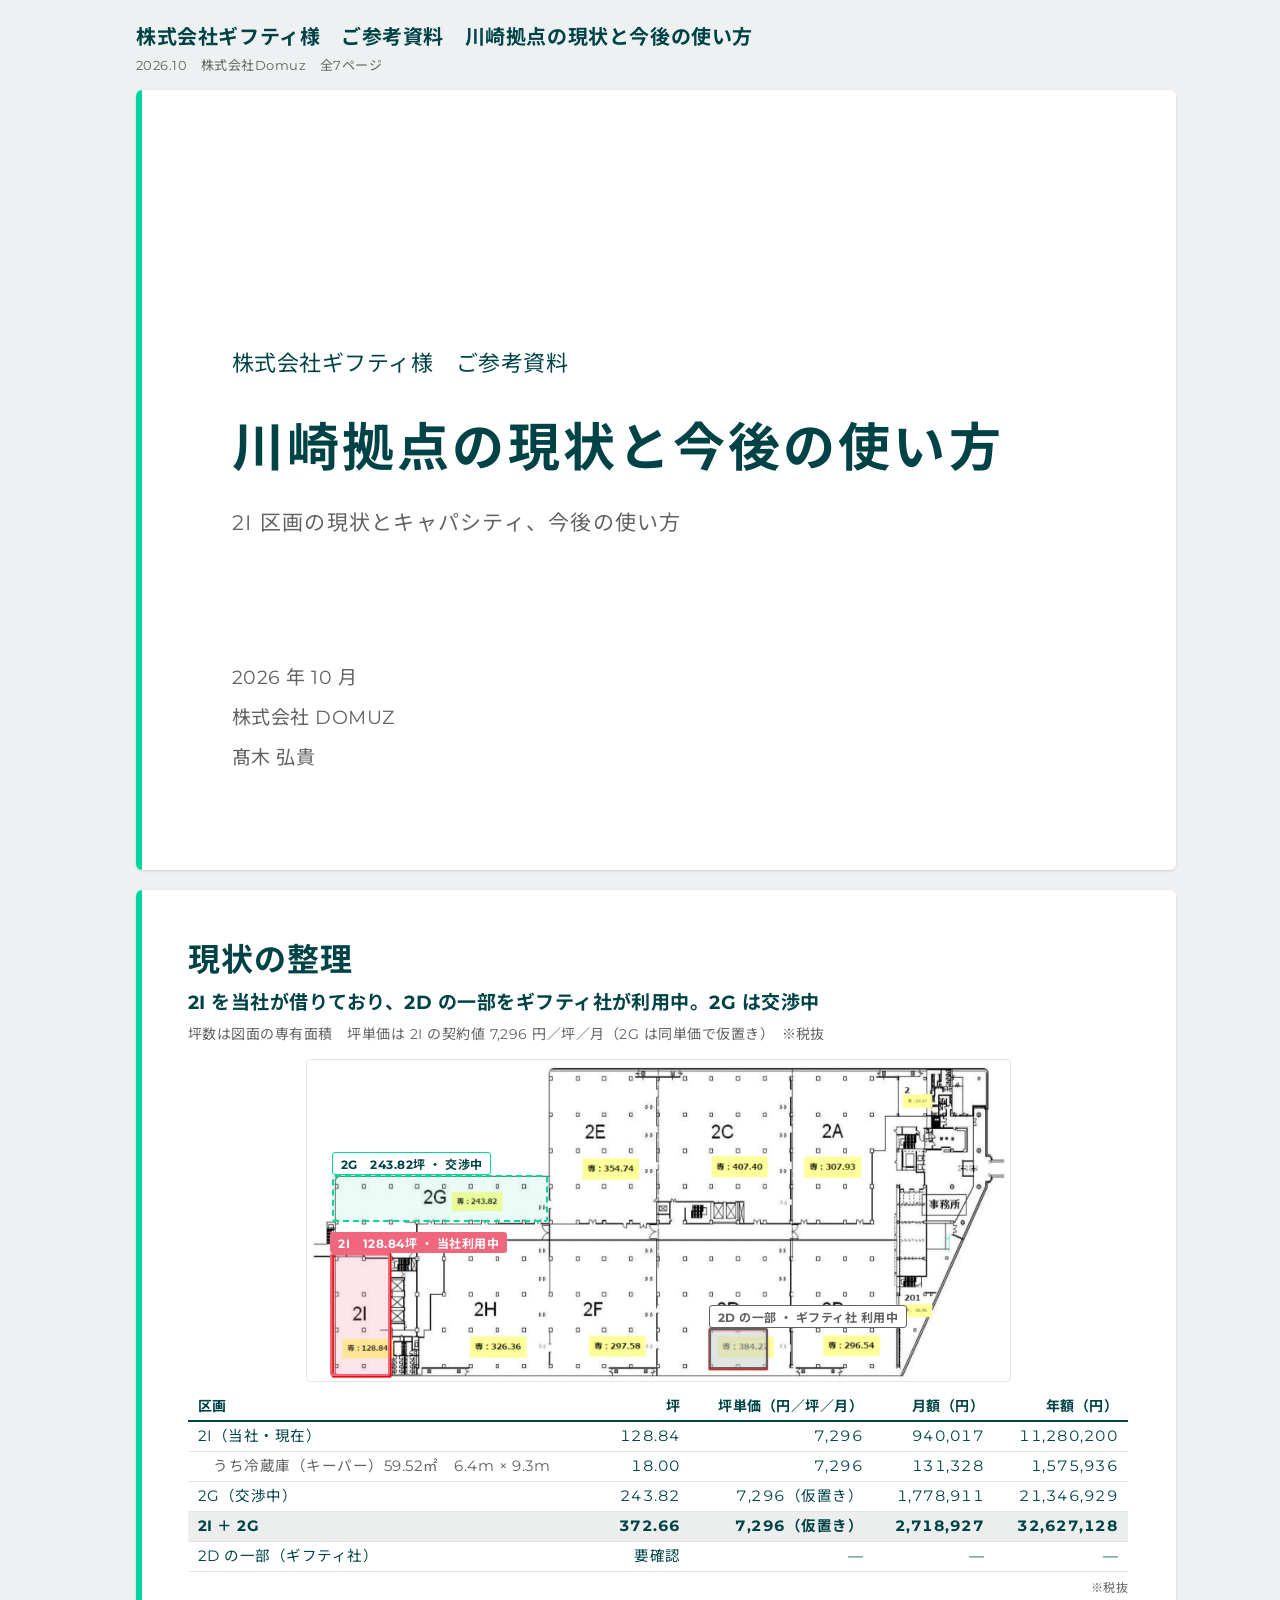
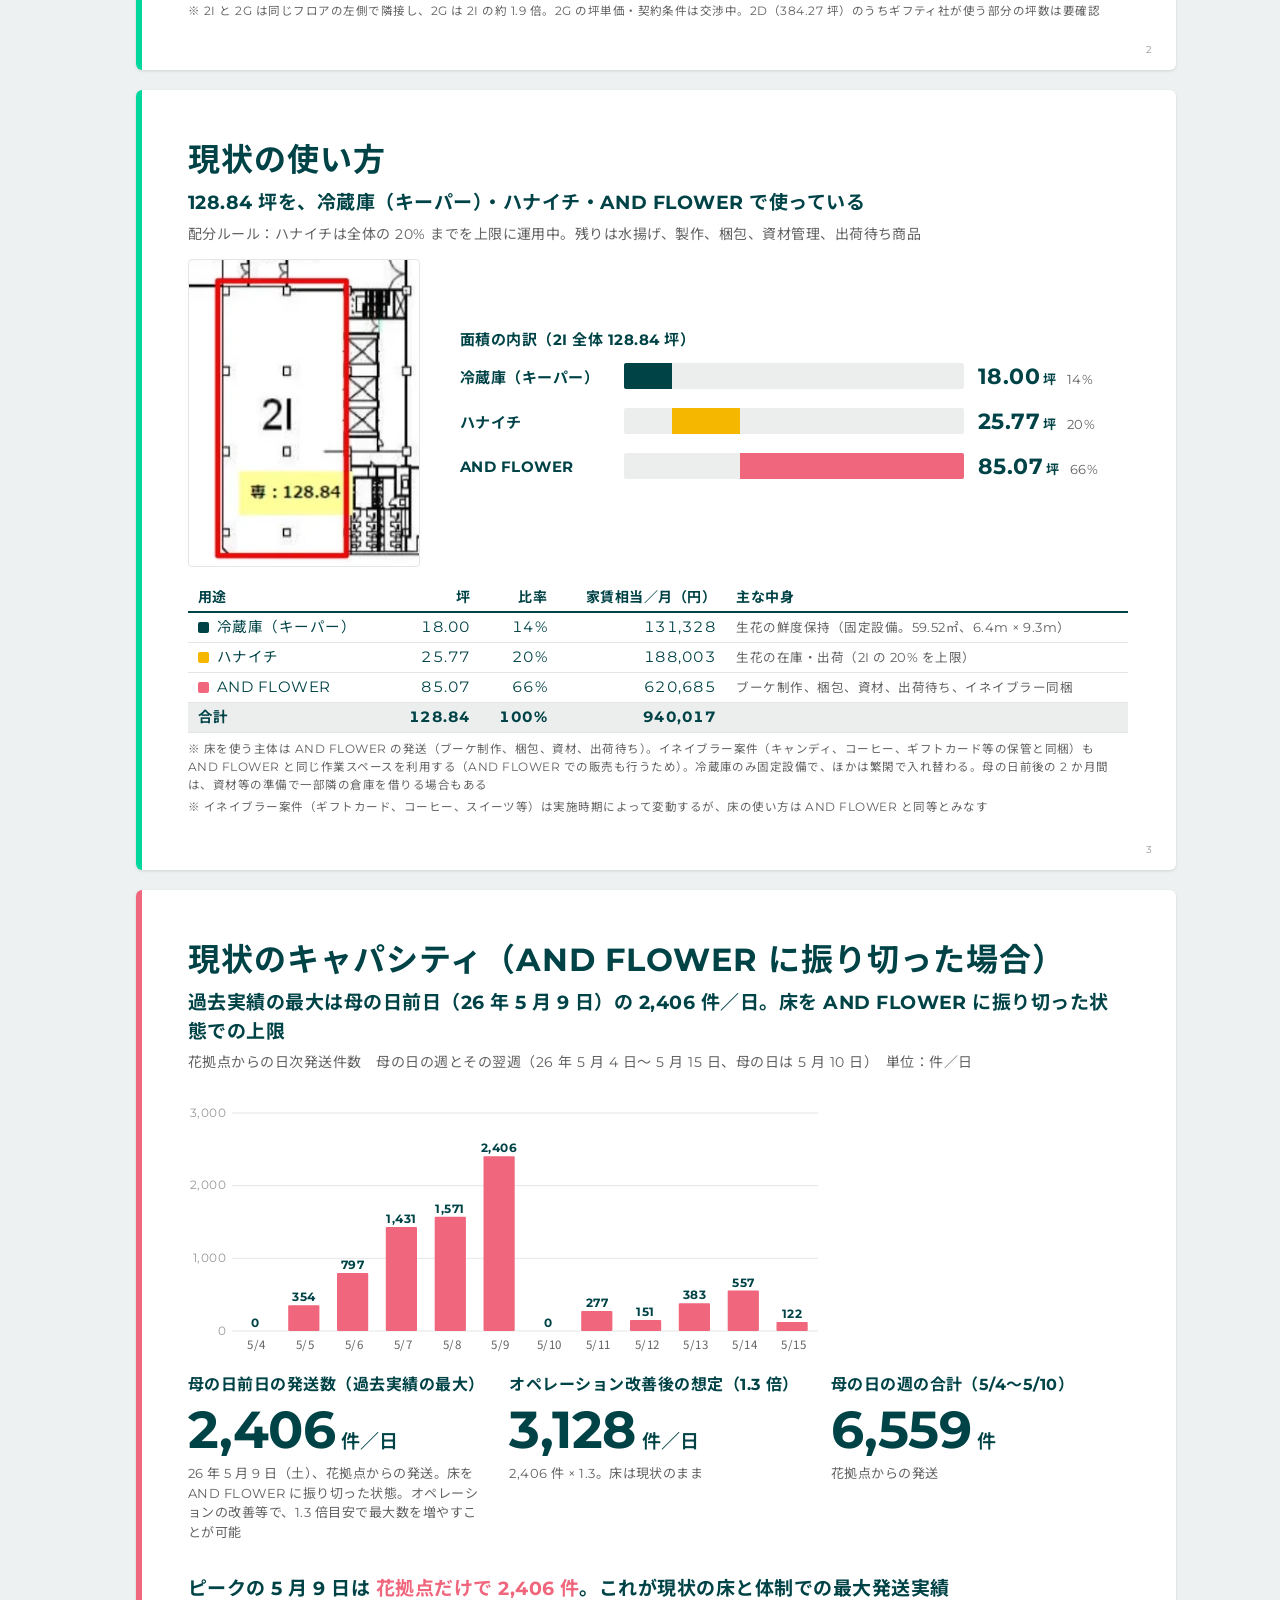
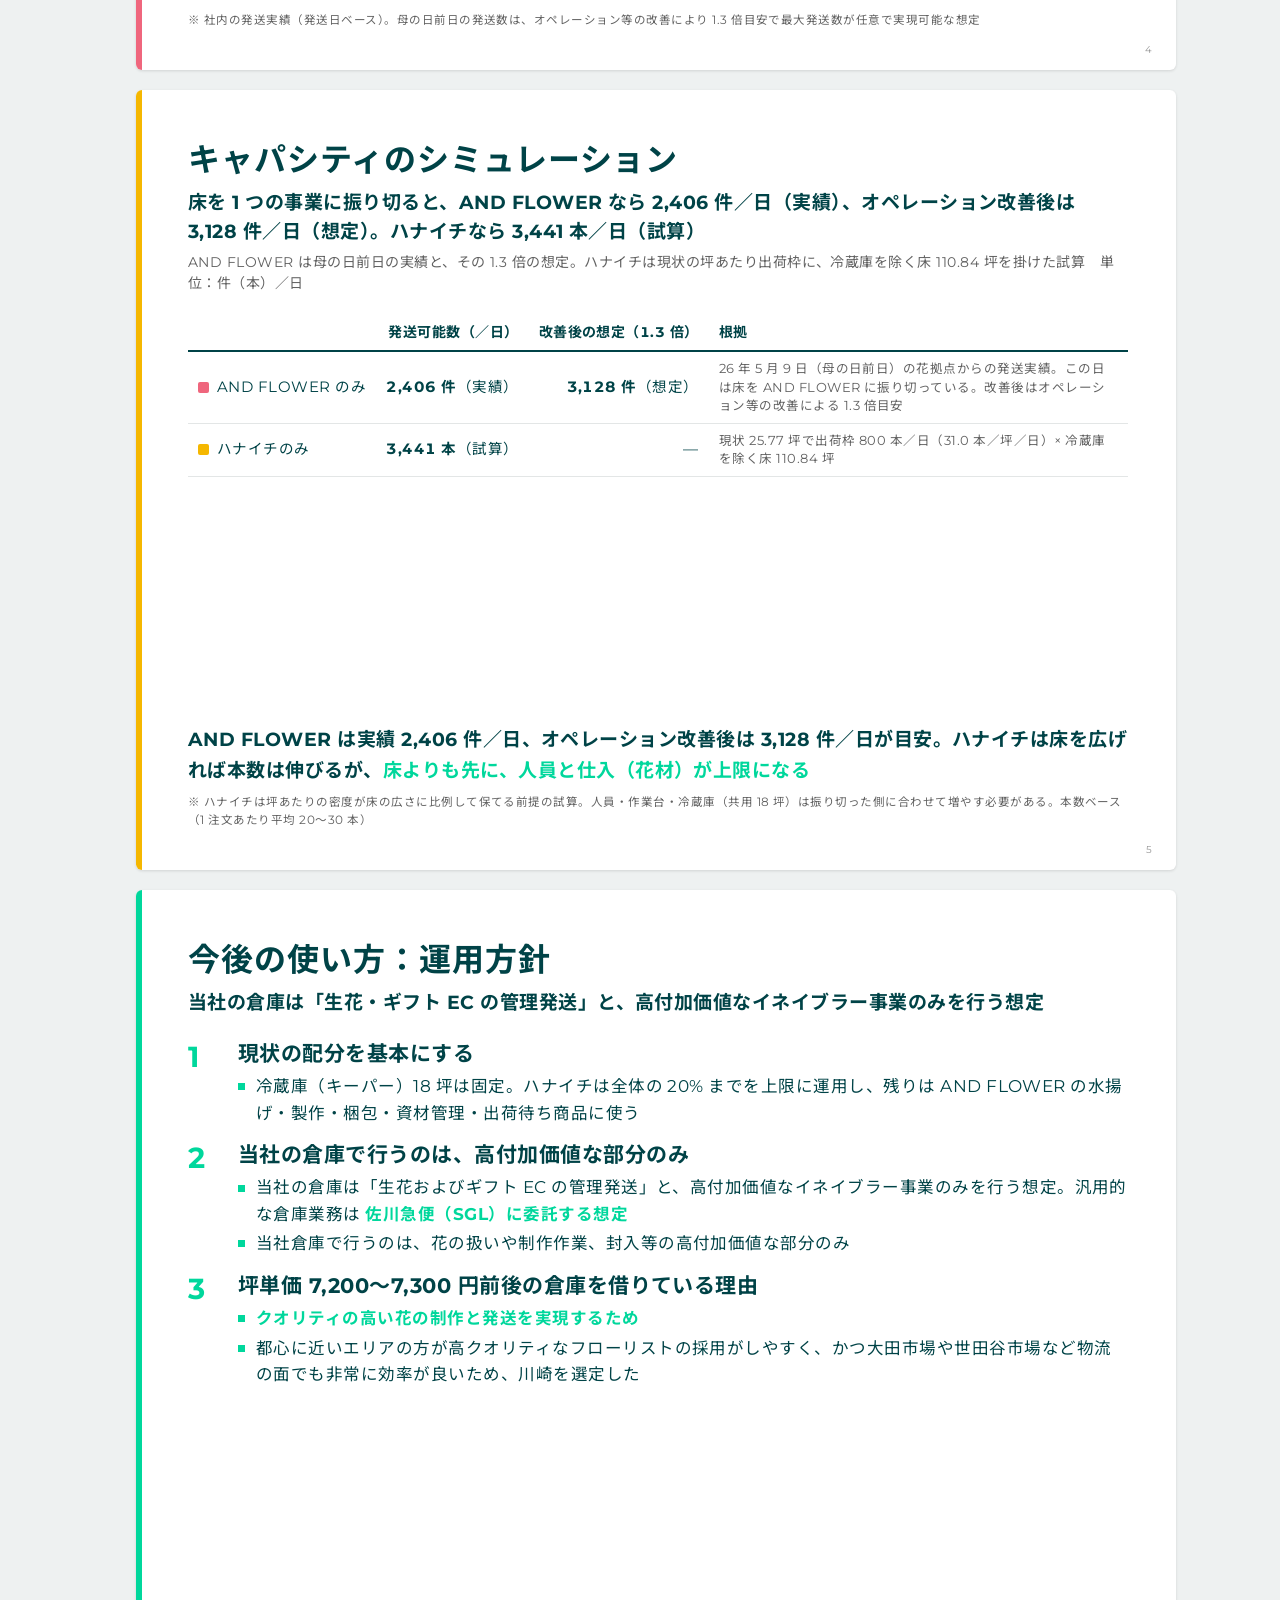
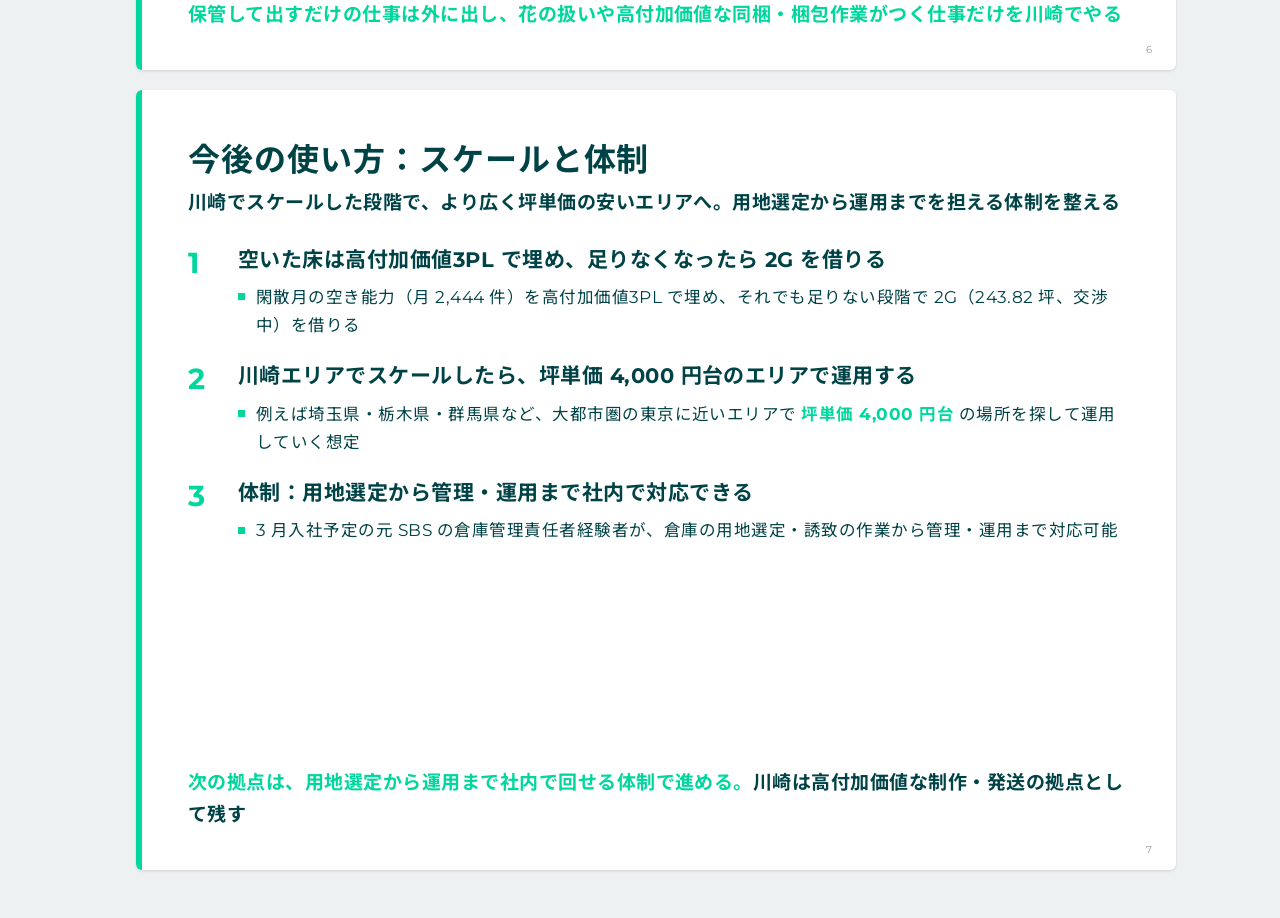
<file: kawasaki-2026-10/economics/giftee_kawasaki_economics_2026-10.html>
<!doctype html>
<html lang="ja">
<head>
<meta charset="utf-8">
<meta name="viewport" content="width=device-width, initial-scale=1">
<title>川崎拠点の現状と今後の使い方</title>
<link rel="stylesheet" href="https://fonts.googleapis.com/css2?family=Montserrat:wght@400;600;700&family=Noto+Sans+JP:wght@400;700&display=swap">
<style>
:root{--moss:#004347;--mint:#00D79C;--pink:#EF667D;--pink-lt:#F8B3BE;--yellow:#F5B700;--yellow-lt:#FBDF8A;--red:#E16464;--gray:#626262;--muted:#999999;--line:#C9CFCF;--line2:#E3E6E6;--light:#ECEEEE;--bg:#eef1f1;--accent:var(--mint)}
*{box-sizing:border-box}
body{margin:0;background:var(--bg);color:var(--moss);font-family:Montserrat,"Noto Sans JP","Hiragino Sans",sans-serif;letter-spacing:.03em;-webkit-font-smoothing:antialiased}
header{max-width:1040px;margin:0 auto;padding:24px 16px 8px}
header h1{font-size:20px;margin:0 0 4px} header p{font-size:13px;color:var(--gray);margin:0}
main{max-width:1040px;margin:0 auto;padding:8px 16px 48px;display:grid;gap:20px}
.slide{position:relative;width:1040px;height:780px;max-width:100%;background:#fff;border-radius:6px;box-shadow:0 1px 3px rgba(0,0,0,.12);overflow:hidden;padding:48px 48px 40px 52px;display:flex;flex-direction:column}
.slide::before{content:"";position:absolute;left:0;top:0;bottom:0;width:6px;background:var(--accent)}
.slide.af{--accent:var(--pink)} .slide.ha{--accent:var(--yellow)}
.slide.divider{background:var(--moss);color:#fff;justify-content:center;padding-left:72px} .slide.divider::before{display:none}
.divider .num{font-weight:300;font-size:88px;line-height:1;color:transparent;-webkit-text-stroke:1.5px #fff;letter-spacing:.02em;margin-bottom:44px}
.divider .lab{font-size:15px;letter-spacing:.38em;margin-bottom:18px;font-weight:400}
.divider .t{font-size:32px;font-weight:700;letter-spacing:.04em;margin-bottom:10px} .divider .s{font-size:15px;opacity:.85}
.pn{position:absolute;right:24px;bottom:14px;font-size:10px;color:var(--muted)}
h1{font-size:32px;font-weight:700;letter-spacing:.03em;line-height:1.35;margin:0 0 8px}
.sub{font-size:19px;font-weight:700;color:var(--moss);margin:0 0 6px;line-height:1.5}
.cap{font-size:14px;color:var(--gray);margin:0 0 14px;line-height:1.5}
.cover{margin:auto 0 0;padding:0 0 46px 48px} .cover .eyebrow{font-size:22px;margin-bottom:36px} .cover h1{font-size:52px;letter-spacing:.06em;margin-bottom:24px}
.cover .sub{font-size:21px;font-weight:400;color:var(--gray);letter-spacing:.06em;margin-bottom:120px} .cover .meta{font-size:19px;color:var(--gray);line-height:2.1}
.toc{margin-top:56px;padding:0 24px} .toc-i{display:flex;gap:28px;align-items:flex-start;padding:22px 0;border-bottom:1px solid var(--line2)} .toc-i:last-child{border-bottom:0}
.toc .n{font-size:42px;font-weight:700;color:var(--accent);line-height:1;width:44px} .toc .t{font-size:30px;font-weight:700;letter-spacing:.06em;margin-bottom:8px} .toc .s{font-size:18px;color:var(--gray);letter-spacing:.06em}
.sum{margin-top:10px} .sum-i{display:flex;gap:18px;align-items:flex-start;margin-bottom:18px} .sum .n{font-size:29px;font-weight:700;color:var(--accent);line-height:1.3;width:32px;flex:none}
.sum .t{font-size:21px;font-weight:700;margin-bottom:8px;line-height:1.5} .sum.tight .sum-i{margin-bottom:10px} .sum.tight .t{margin-bottom:4px} .sum.tight li{line-height:1.6} .sum ul{margin:0;padding:0;list-style:none} .sum li{font-size:16.5px;line-height:1.7;padding-left:18px;position:relative;margin-bottom:3px}
.sum li::before,.pts li::before{content:"";position:absolute;left:0;top:.62em;width:7px;height:7px;background:var(--accent)}
.hl{color:var(--mint)} .hl.pk{color:var(--pink)} .hl.yl{color:var(--yellow)} .hl.rd{color:var(--red)}
.st{font-size:19px;font-weight:700;line-height:1.65;margin:auto 0 0;padding-top:16px}
.note{font-size:11.5px;color:var(--gray);line-height:1.55;margin:8px 0 0}
.unit{font-size:12px;color:var(--gray);text-align:right;margin:6px 0 0}
.cols{display:flex;gap:32px;align-items:flex-start} .cols>div{min-width:0}
.h2{font-size:22px;font-weight:700;margin-bottom:14px}
.pts{margin:0;padding:0;list-style:none} .pts li{font-size:16.5px;line-height:1.7;padding-left:18px;position:relative;margin-bottom:8px}
table.tb{width:100%;border-collapse:collapse;font-size:14.5px} .tb th,.tb td{padding:8px 10px;text-align:left;vertical-align:middle;border-bottom:1px solid var(--line2);line-height:1.45}
.tb thead th{font-weight:700;border-bottom:2px solid var(--moss);font-size:14px} .tb .r{text-align:right;font-variant-numeric:tabular-nums}
.tb tr.tot td{background:var(--light);font-weight:700} .tb td.in{padding-left:24px;color:var(--gray)} .tb td.g,.tb span.g{color:var(--gray);font-size:12.5px;font-weight:400} .tb span.g{display:block} .tb .rd{color:var(--red)}
.tb.kv td{font-size:15px} .tb.terms th{width:160px;font-weight:700;padding:13px 10px;vertical-align:top;font-size:15px} .tb.terms td{padding:13px 10px;font-size:14px;color:var(--gray)}
.legend{display:flex;gap:18px;font-size:13.5px;color:var(--gray);margin:0 0 6px;justify-content:flex-end} .legend span{display:flex;align-items:center;gap:6px} .legend i{width:12px;height:12px;display:block;border-radius:2px}
.kpis{display:flex;gap:24px;margin-top:16px} .kpi{flex:1;min-width:0} .kpi .l{font-size:16px;font-weight:700;margin-bottom:6px} .kpi .v{font-size:52px;font-weight:700;line-height:1.1;letter-spacing:-.01em} .kpi .v small{font-size:19px;font-weight:600;margin-left:6px;letter-spacing:0} .kpi .d{font-size:13px;color:var(--gray);margin-top:6px;line-height:1.5}
.stack{display:flex;width:100%;height:52px;border-radius:4px;overflow:hidden} .stack .seg{display:flex;align-items:center;justify-content:center;min-width:0;overflow:hidden;white-space:nowrap;font-size:14px;font-weight:700;color:#fff} .stack .seg+.seg{border-left:2px solid #fff}
.stack .seg[style*="--line"],.stack .seg[style*="--light"],.stack .seg[style*="--yellow"]{color:var(--moss)}
.sw{display:inline-block;width:11px;height:11px;border-radius:2px;margin-right:8px;vertical-align:-1px}
.tb.compact th,.tb.compact td{padding:4px 10px}
.tb.sim td:nth-child(-n+3),.tb.sim th:nth-child(-n+3){white-space:nowrap} .tb.sim td:nth-child(4){width:52%}
.plan{position:relative;width:100%;aspect-ratio:1722/790;background-size:contain;background-repeat:no-repeat;background-position:center;background-color:#fff;border:1px solid var(--line2);border-radius:4px}
.ov{position:absolute;border-radius:3px} .ov.solid{border:2.5px solid var(--pink);background:rgba(239,102,125,.16)} .ov.dash{border:2px dashed var(--mint);background:rgba(0,215,156,.08)} .ov.fill{border:2px solid var(--gray);background:rgba(201,207,207,.55)}
.ov>.tag{position:absolute;left:-2px;top:-2px;transform:translateY(-100%);white-space:nowrap;font-size:12px;font-weight:700;padding:2px 8px;border-radius:3px;background:var(--pink);color:#fff}
.tag.alt{background:#fff;color:var(--moss);border:1px solid var(--mint)} .tag.gray{background:#fff;color:var(--gray);border:1px solid var(--gray)}
.hbt{font-size:15px;font-weight:700;margin-bottom:14px} .hb{display:flex;align-items:center;gap:14px;margin-bottom:18px} .hb-l{width:170px;font-size:15px;font-weight:700;line-height:1.35} .hb-l span{display:block;font-size:11.5px;color:var(--gray);font-weight:400;margin-top:2px}
.hb-t{flex:1;display:flex;align-items:center;gap:10px} .hb-f{height:24px;border-radius:2px;min-width:3px} .hb-t b{font-size:16px;white-space:nowrap}
.plan.plan-wide{width:75%;margin:0 auto} .plan.plan-2i{flex:none;width:232px;aspect-ratio:252/335;margin:0}
.ab{display:flex;align-items:center;gap:14px;margin-bottom:18px} .ab-l{width:150px;font-size:15px;font-weight:700} .ab-t{flex:1;height:26px;background:var(--light);border-radius:2px;overflow:hidden} .ab-f{height:100%} .ab-v{width:150px;font-size:22px;font-weight:700;white-space:nowrap} .ab-v small{font-size:13px;margin-left:3px} .ab-v span{font-size:13px;color:var(--gray);font-weight:400;margin-left:10px}
@page{size:1040px 780px;margin:0}
@media print{body{background:#fff}header{display:none}main{padding:0;gap:0;max-width:none;display:block}.slide{box-shadow:none;border-radius:0;page-break-after:always;break-after:page;max-width:none}.slide:last-child{page-break-after:auto;break-after:auto}*{-webkit-print-color-adjust:exact;print-color-adjust:exact}}
</style>
</head>
<body>
<header>
<h1>株式会社ギフティ様　ご参考資料　川崎拠点の現状と今後の使い方</h1>
<p>2026.10　株式会社Domuz　全7ページ</p>
</header>
<main>
<section class="slide cover">
  <div class="cover">
    <div class="eyebrow">株式会社ギフティ様　ご参考資料</div>
    <h1>川崎拠点の現状と今後の使い方</h1>
    <div class="sub">2I 区画の現状とキャパシティ、今後の使い方</div>
    <div class="meta">2026 年 10 月<br>株式会社 DOMUZ<br>髙木 弘貴</div>
  </div>
</section>
<section class="slide ">
  <h1>現状の整理</h1>
  <p class="sub">2I を当社が借りており、2D の一部をギフティ社が利用中。2G は交渉中</p>
  <p class="cap">坪数は図面の専有面積　坪単価は 2I の契約値 7,296 円／坪／月（2G は同単価で仮置き）　※税抜</p>
  <div class="plan plan-wide" style="background-image:url([data-uri])">
    <div class="ov dash" style="left:3.6%;top:36%;width:30.8%;height:14.6%"><span class="tag alt">2G　243.82坪 ・ 交渉中</span></div>
    <div class="ov solid" style="left:3.4%;top:60%;width:8.5%;height:38.5%"><span class="tag">2I　128.84坪 ・ 当社利用中</span></div>
    <div class="ov fill" style="left:57.2%;top:83.5%;width:8.4%;height:12.7%"><span class="tag gray">2D の一部 ・ ギフティ社 利用中</span></div>
  </div>
  <div class="cols" style="margin-top:10px">
    <div style="flex:1">
      <table class="tb compact">
        <thead><tr><th>区画</th><th class="r">坪</th><th class="r">坪単価（円／坪／月）</th><th class="r">月額（円）</th><th class="r">年額（円）</th></tr></thead>
        <tbody>
          <tr><td>2I（当社・現在）</td><td class="r">128.84</td><td class="r">7,296</td><td class="r">940,017</td><td class="r">11,280,200</td></tr>
          <tr><td class="in">　うち冷蔵庫（キーパー）59.52㎡　6.4m × 9.3m</td><td class="r">18.00</td><td class="r">7,296</td><td class="r">131,328</td><td class="r">1,575,936</td></tr>
          <tr><td>2G（交渉中）</td><td class="r">243.82</td><td class="r">7,296（仮置き）</td><td class="r">1,778,911</td><td class="r">21,346,929</td></tr>
          <tr class="tot"><td>2I ＋ 2G</td><td class="r">372.66</td><td class="r">7,296（仮置き）</td><td class="r">2,718,927</td><td class="r">32,627,128</td></tr>
          <tr><td>2D の一部（ギフティ社）</td><td class="r">要確認</td><td class="r">—</td><td class="r">—</td><td class="r">—</td></tr>
        </tbody>
      </table>
      <p class="unit">※税抜</p>
    </div>
  </div>
  <p class="note">※ 2I と 2G は同じフロアの左側で隣接し、2G は 2I の約 1.9 倍。2G の坪単価・契約条件は交渉中。2D（384.27 坪）のうちギフティ社が使う部分の坪数は要確認</p>
<div class="pn">2</div></section>
<section class="slide ">
  <h1>現状の使い方</h1>
  <p class="sub">128.84 坪を、冷蔵庫（キーパー）・ハナイチ・AND FLOWER で使っている</p>
  <p class="cap">配分ルール：ハナイチは全体の 20% までを上限に運用中。残りは水揚げ、製作、梱包、資材管理、出荷待ち商品</p>
  <div class="cols" style="gap:40px;align-items:center">
    <div class="plan plan-2i" style="background-image:url([data-uri])"></div>
    <div style="flex:1">
      <div class="hbt">面積の内訳（2I 全体 128.84 坪）</div>
      <div class="ab"><div class="ab-l">冷蔵庫（キーパー）</div><div class="ab-t"><div class="ab-f" style="margin-left:0.0%;width:14.0%;background:var(--moss)"></div></div><div class="ab-v">18.00<small>坪</small><span>14%</span></div></div><div class="ab"><div class="ab-l">ハナイチ</div><div class="ab-t"><div class="ab-f" style="margin-left:14.0%;width:20.0%;background:var(--yellow)"></div></div><div class="ab-v">25.77<small>坪</small><span>20%</span></div></div><div class="ab"><div class="ab-l">AND FLOWER</div><div class="ab-t"><div class="ab-f" style="margin-left:34.0%;width:66.0%;background:var(--pink)"></div></div><div class="ab-v">85.07<small>坪</small><span>66%</span></div></div>
    </div>
  </div>
  <table class="tb compact" style="margin-top:16px">
    <thead><tr><th>用途</th><th class="r">坪</th><th class="r">比率</th><th class="r">家賃相当／月（円）</th><th>主な中身</th></tr></thead>
    <tbody><tr><td><i class="sw" style="background:var(--moss)"></i>冷蔵庫（キーパー）</td><td class="r">18.00</td><td class="r">14%</td><td class="r">131,328</td><td class="g">生花の鮮度保持（固定設備。59.52㎡、6.4m × 9.3m）</td></tr><tr><td><i class="sw" style="background:var(--yellow)"></i>ハナイチ</td><td class="r">25.77</td><td class="r">20%</td><td class="r">188,003</td><td class="g">生花の在庫・出荷（2I の 20% を上限）</td></tr><tr><td><i class="sw" style="background:var(--pink)"></i>AND FLOWER</td><td class="r">85.07</td><td class="r">66%</td><td class="r">620,685</td><td class="g">ブーケ制作、梱包、資材、出荷待ち、イネイブラー同梱</td></tr><tr class="tot"><td>合計</td><td class="r">128.84</td><td class="r">100%</td><td class="r">940,017</td><td></td></tr></tbody>
  </table>
  <p class="note">※ 床を使う主体は AND FLOWER の発送（ブーケ制作、梱包、資材、出荷待ち）。イネイブラー案件（キャンディ、コーヒー、ギフトカード等の保管と同梱）も AND FLOWER と同じ作業スペースを利用する（AND FLOWER での販売も行うため）。冷蔵庫のみ固定設備で、ほかは繁閑で入れ替わる。母の日前後の 2 か月間は、資材等の準備で一部隣の倉庫を借りる場合もある</p>
  <p class="note" style="margin-top:4px">※ イネイブラー案件（ギフトカード、コーヒー、スイーツ等）は実施時期によって変動するが、床の使い方は AND FLOWER と同等とみなす</p>
<div class="pn">3</div></section>
<section class="slide af">
  <h1>現状のキャパシティ（AND FLOWER に振り切った場合）</h1>
  <p class="sub">過去実績の最大は母の日前日（26 年 5 月 9 日）の 2,406 件／日。床を AND FLOWER に振り切った状態での上限</p>
  <p class="cap">花拠点からの日次発送件数　母の日の週とその翌週（26 年 5 月 4 日〜 5 月 15 日、母の日は 5 月 10 日）　単位：件／日</p>
  <div style="width:640px"><svg viewBox="0 0 640 270" style="width:100%;height:auto;display:block" font-family="Montserrat, sans-serif" font-size="11.5">
<line x1="44" x2="630" y1="244.0" y2="244.0" stroke="var(--line2)" stroke-width="1"/>
<text x="38" y="247.5" text-anchor="end" fill="var(--muted)">0</text>
<line x1="44" x2="630" y1="171.3" y2="171.3" stroke="var(--line2)" stroke-width="1"/>
<text x="38" y="174.8" text-anchor="end" fill="var(--muted)">1,000</text>
<line x1="44" x2="630" y1="98.7" y2="98.7" stroke="var(--line2)" stroke-width="1"/>
<text x="38" y="102.2" text-anchor="end" fill="var(--muted)">2,000</text>
<line x1="44" x2="630" y1="26.0" y2="26.0" stroke="var(--line2)" stroke-width="1"/>
<text x="38" y="29.5" text-anchor="end" fill="var(--muted)">3,000</text>
<text x="68.4" y="262" text-anchor="middle" fill="var(--gray)" font-family="Noto Sans JP, sans-serif">5/4</text>
<text x="117.2" y="262" text-anchor="middle" fill="var(--gray)" font-family="Noto Sans JP, sans-serif">5/5</text>
<text x="166.1" y="262" text-anchor="middle" fill="var(--gray)" font-family="Noto Sans JP, sans-serif">5/6</text>
<text x="214.9" y="262" text-anchor="middle" fill="var(--gray)" font-family="Noto Sans JP, sans-serif">5/7</text>
<text x="263.8" y="262" text-anchor="middle" fill="var(--gray)" font-family="Noto Sans JP, sans-serif">5/8</text>
<text x="312.6" y="262" text-anchor="middle" fill="var(--gray)" font-family="Noto Sans JP, sans-serif">5/9</text>
<text x="361.4" y="262" text-anchor="middle" fill="var(--gray)" font-family="Noto Sans JP, sans-serif">5/10</text>
<text x="410.2" y="262" text-anchor="middle" fill="var(--gray)" font-family="Noto Sans JP, sans-serif">5/11</text>
<text x="459.1" y="262" text-anchor="middle" fill="var(--gray)" font-family="Noto Sans JP, sans-serif">5/12</text>
<text x="507.9" y="262" text-anchor="middle" fill="var(--gray)" font-family="Noto Sans JP, sans-serif">5/13</text>
<text x="556.8" y="262" text-anchor="middle" fill="var(--gray)" font-family="Noto Sans JP, sans-serif">5/14</text>
<text x="605.6" y="262" text-anchor="middle" fill="var(--gray)" font-family="Noto Sans JP, sans-serif">5/15</text>
<rect x="51.3" y="244.0" width="31.2" height="0.0" fill="var(--pink)" rx="1"/>
<text x="66.9" y="240.0" text-anchor="middle" fill="var(--moss)" font-weight="700" font-size="12">0</text>
<rect x="100.2" y="218.3" width="31.2" height="25.7" fill="var(--pink)" rx="1"/>
<text x="115.8" y="214.3" text-anchor="middle" fill="var(--moss)" font-weight="700" font-size="12">354</text>
<rect x="149.0" y="186.1" width="31.2" height="57.9" fill="var(--pink)" rx="1"/>
<text x="164.6" y="182.1" text-anchor="middle" fill="var(--moss)" font-weight="700" font-size="12">797</text>
<rect x="197.8" y="140.0" width="31.2" height="104.0" fill="var(--pink)" rx="1"/>
<text x="213.4" y="136.0" text-anchor="middle" fill="var(--moss)" font-weight="700" font-size="12">1,431</text>
<rect x="246.7" y="129.8" width="31.2" height="114.2" fill="var(--pink)" rx="1"/>
<text x="262.2" y="125.8" text-anchor="middle" fill="var(--moss)" font-weight="700" font-size="12">1,571</text>
<rect x="295.5" y="69.2" width="31.2" height="174.8" fill="var(--pink)" rx="1"/>
<text x="311.1" y="65.2" text-anchor="middle" fill="var(--moss)" font-weight="700" font-size="12">2,406</text>
<rect x="344.3" y="244.0" width="31.2" height="0.0" fill="var(--pink)" rx="1"/>
<text x="359.9" y="240.0" text-anchor="middle" fill="var(--moss)" font-weight="700" font-size="12">0</text>
<rect x="393.2" y="223.9" width="31.2" height="20.1" fill="var(--pink)" rx="1"/>
<text x="408.8" y="219.9" text-anchor="middle" fill="var(--moss)" font-weight="700" font-size="12">277</text>
<rect x="442.0" y="233.0" width="31.2" height="11.0" fill="var(--pink)" rx="1"/>
<text x="457.6" y="229.0" text-anchor="middle" fill="var(--moss)" font-weight="700" font-size="12">151</text>
<rect x="490.8" y="216.2" width="31.2" height="27.8" fill="var(--pink)" rx="1"/>
<text x="506.4" y="212.2" text-anchor="middle" fill="var(--moss)" font-weight="700" font-size="12">383</text>
<rect x="539.7" y="203.5" width="31.2" height="40.5" fill="var(--pink)" rx="1"/>
<text x="555.3" y="199.5" text-anchor="middle" fill="var(--moss)" font-weight="700" font-size="12">557</text>
<rect x="588.5" y="235.1" width="31.2" height="8.9" fill="var(--pink)" rx="1"/>
<text x="604.1" y="231.1" text-anchor="middle" fill="var(--moss)" font-weight="700" font-size="12">122</text>
</svg></div>
  <div class="kpis" style="margin-top:14px">
    <div class="kpi"><div class="l">母の日前日の発送数（過去実績の最大）</div><div class="v">2,406<small>件／日</small></div><div class="d">26 年 5 月 9 日（土）、花拠点からの発送。床を AND FLOWER に振り切った状態。オペレーションの改善等で、1.3 倍目安で最大数を増やすことが可能</div></div>
    <div class="kpi"><div class="l">オペレーション改善後の想定（1.3 倍）</div><div class="v">3,128<small>件／日</small></div><div class="d">2,406 件 × 1.3。床は現状のまま</div></div>
    <div class="kpi"><div class="l">母の日の週の合計（5/4〜5/10）</div><div class="v">6,559<small>件</small></div><div class="d">花拠点からの発送</div></div>
  </div>
  <p class="st">ピークの 5 月 9 日は <b class="hl pk">花拠点だけで 2,406 件</b>。これが現状の床と体制での最大発送実績</p>
  <p class="note">※ 社内の発送実績（発送日ベース）。母の日前日の発送数は、オペレーション等の改善により 1.3 倍目安で最大発送数が任意で実現可能な想定</p>
<div class="pn">4</div></section>
<section class="slide ha">
  <h1>キャパシティのシミュレーション</h1>
  <p class="sub">床を 1 つの事業に振り切ると、AND FLOWER なら 2,406 件／日（実績）、オペレーション改善後は 3,128 件／日（想定）。ハナイチなら 3,441 本／日（試算）</p>
  <p class="cap">AND FLOWER は母の日前日の実績と、その 1.3 倍の想定。ハナイチは現状の坪あたり出荷枠に、冷蔵庫を除く床 110.84 坪を掛けた試算　単位：件（本）／日</p>
  <table class="tb sim" style="margin-top:6px">
    <thead><tr><th></th><th class="r">発送可能数（／日）</th><th class="r">改善後の想定（1.3 倍）</th><th>根拠</th></tr></thead>
    <tbody>
      <tr><td><i class="sw" style="background:var(--pink)"></i>AND FLOWER のみ</td><td class="r"><b>2,406 件</b>（実績）</td><td class="r"><b>3,128 件</b>（想定）</td><td class="g">26 年 5 月 9 日（母の日前日）の花拠点からの発送実績。この日は床を AND FLOWER に振り切っている。改善後はオペレーション等の改善による 1.3 倍目安</td></tr>
      <tr><td><i class="sw" style="background:var(--yellow)"></i>ハナイチのみ</td><td class="r"><b>3,441 本</b>（試算）</td><td class="r">—</td><td class="g">現状 25.77 坪で出荷枠 800 本／日（31.0 本／坪／日）× 冷蔵庫を除く床 110.84 坪</td></tr>
    </tbody>
  </table>
  <p class="st">AND FLOWER は実績 2,406 件／日、オペレーション改善後は 3,128 件／日が目安。ハナイチは床を広げれば本数は伸びるが、<b class="hl">床よりも先に、人員と仕入（花材）が上限になる</b></p>
  <p class="note">※ ハナイチは坪あたりの密度が床の広さに比例して保てる前提の試算。人員・作業台・冷蔵庫（共用 18 坪）は振り切った側に合わせて増やす必要がある。本数ベース（1 注文あたり平均 20〜30 本）</p>
<div class="pn">5</div></section>
<section class="slide ">
  <h1>今後の使い方：運用方針</h1>
  <p class="sub">当社の倉庫は「生花・ギフト EC の管理発送」と、高付加価値なイネイブラー事業のみを行う想定</p>
  <div class="sum tight" style="margin-top:14px">
    <div class="sum-i"><div class="n">1</div><div><div class="t">現状の配分を基本にする</div>
      <ul><li>冷蔵庫（キーパー）18 坪は固定。ハナイチは全体の 20% までを上限に運用し、残りは AND FLOWER の水揚げ・製作・梱包・資材管理・出荷待ち商品に使う</li></ul></div></div>
    <div class="sum-i"><div class="n">2</div><div><div class="t">当社の倉庫で行うのは、高付加価値な部分のみ</div>
      <ul><li>当社の倉庫は「生花およびギフト EC の管理発送」と、高付加価値なイネイブラー事業のみを行う想定。汎用的な倉庫業務は <b class="hl">佐川急便（SGL）に委託する想定</b></li>
      <li>当社倉庫で行うのは、花の扱いや制作作業、封入等の高付加価値な部分のみ</li></ul></div></div>
    <div class="sum-i"><div class="n">3</div><div><div class="t">坪単価 7,200〜7,300 円前後の倉庫を借りている理由</div>
      <ul><li><b class="hl">クオリティの高い花の制作と発送を実現するため</b></li>
      <li>都心に近いエリアの方が高クオリティなフローリストの採用がしやすく、かつ大田市場や世田谷市場など物流の面でも非常に効率が良いため、川崎を選定した</li></ul></div></div>
  </div>
  <p class="st"><b class="hl">保管して出すだけの仕事は外に出し、花の扱いや高付加価値な同梱・梱包作業がつく仕事だけを川崎でやる</b></p>
<div class="pn">6</div></section>
<section class="slide ">
  <h1>今後の使い方：スケールと体制</h1>
  <p class="sub">川崎でスケールした段階で、より広く坪単価の安いエリアへ。用地選定から運用までを担える体制を整える</p>
  <div class="sum" style="margin-top:20px">
    <div class="sum-i"><div class="n">1</div><div><div class="t">空いた床は高付加価値3PL で埋め、足りなくなったら 2G を借りる</div>
      <ul><li>閑散月の空き能力（月 2,444 件）を高付加価値3PL で埋め、それでも足りない段階で 2G（243.82 坪、交渉中）を借りる</li></ul></div></div>
    <div class="sum-i"><div class="n">2</div><div><div class="t">川崎エリアでスケールしたら、坪単価 4,000 円台のエリアで運用する</div>
      <ul><li>例えば埼玉県・栃木県・群馬県など、大都市圏の東京に近いエリアで <b class="hl">坪単価 4,000 円台</b> の場所を探して運用していく想定</li></ul></div></div>
    <div class="sum-i"><div class="n">3</div><div><div class="t">体制：用地選定から管理・運用まで社内で対応できる</div>
      <ul><li>3 月入社予定の元 SBS の倉庫管理責任者経験者が、倉庫の用地選定・誘致の作業から管理・運用まで対応可能</li></ul></div></div>
  </div>
  <p class="st"><b class="hl">次の拠点は、用地選定から運用まで社内で回せる体制で進める。</b>川崎は高付加価値な制作・発送の拠点として残す</p>
<div class="pn">7</div></section>
</main>
</body>
</html>
</file>
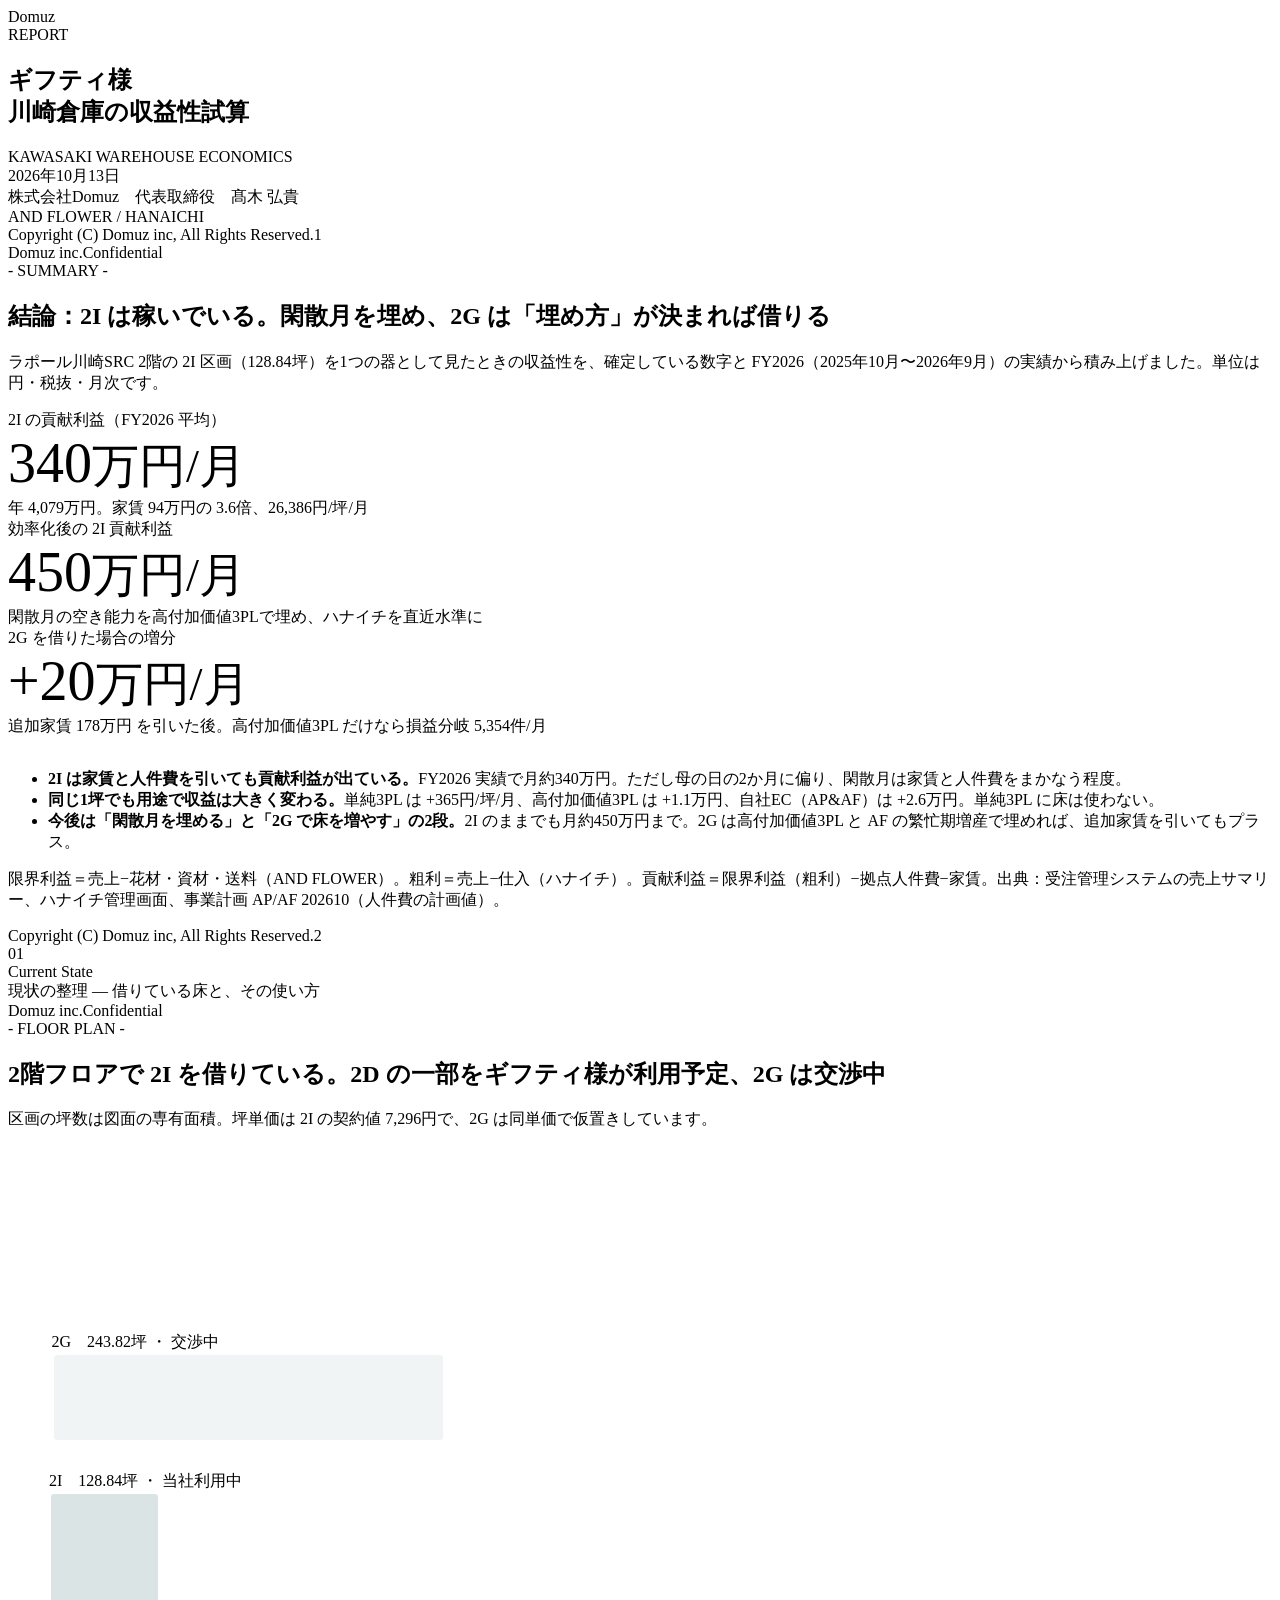
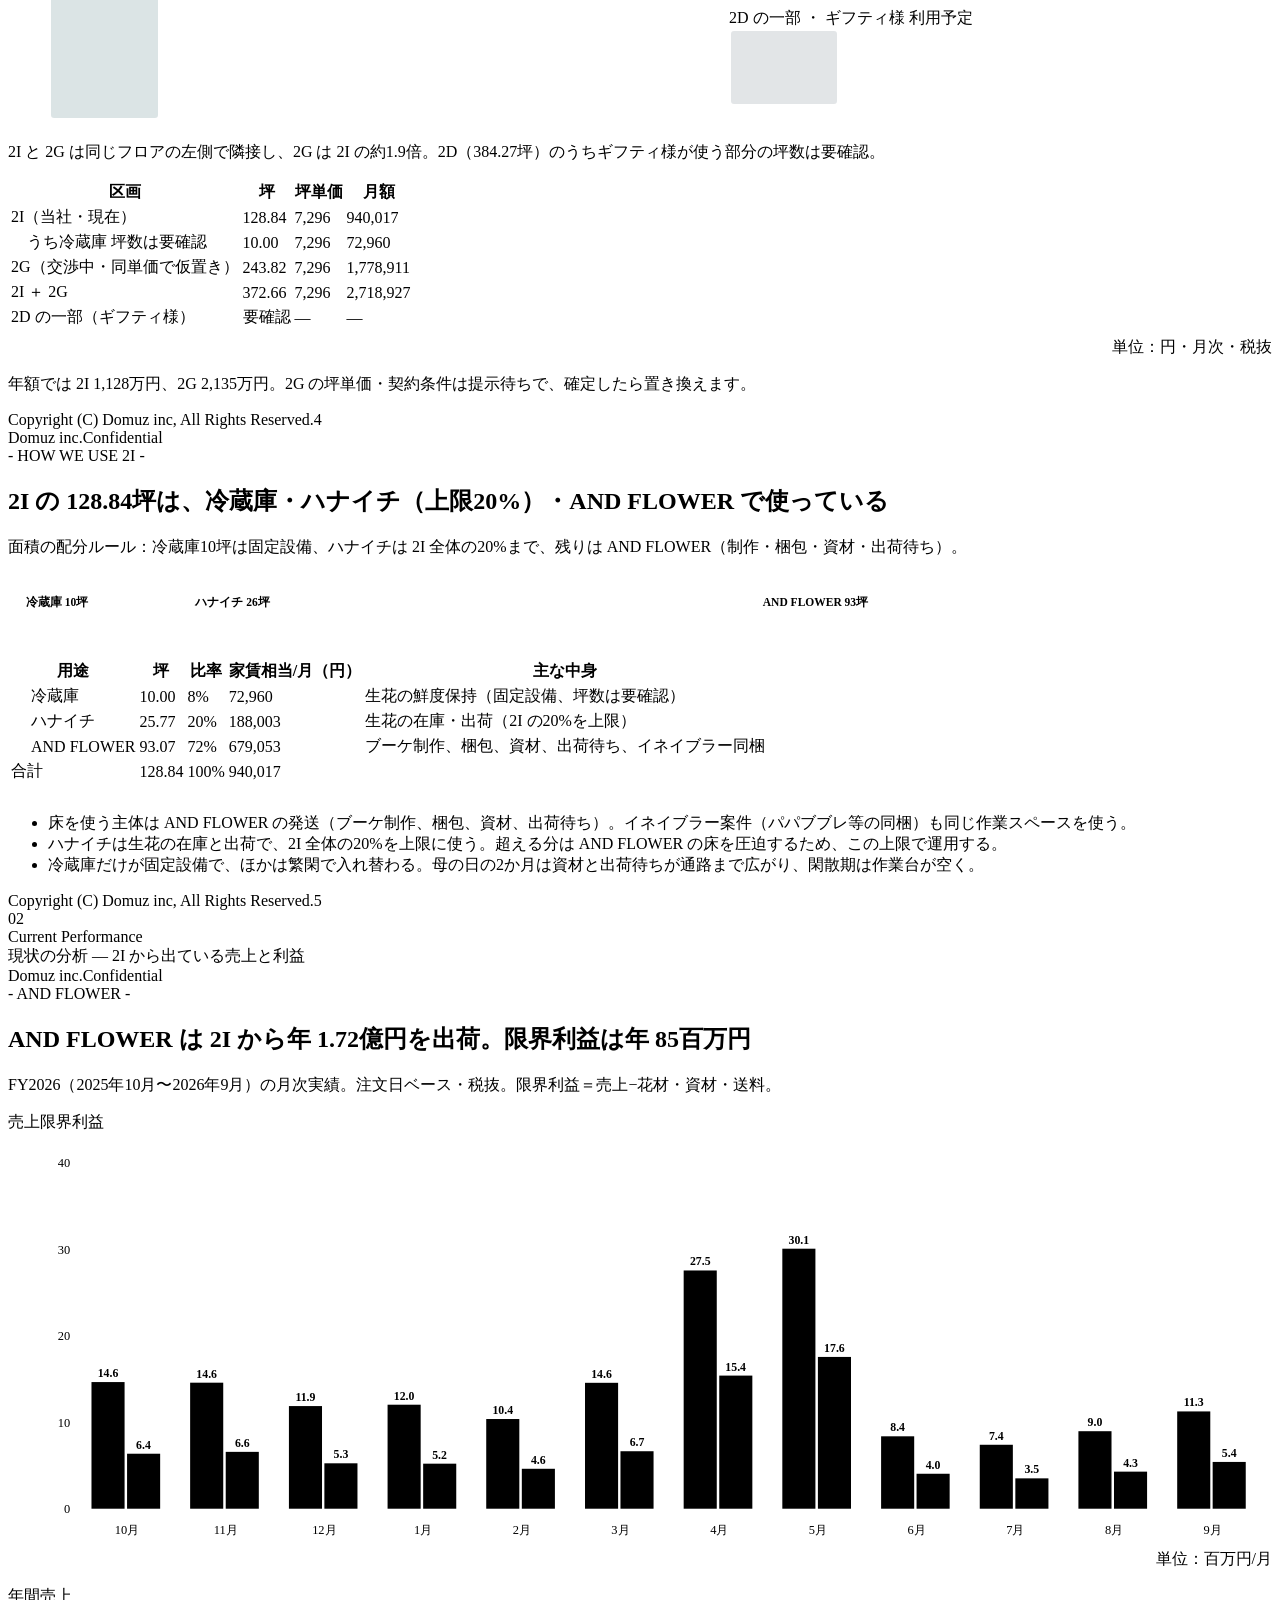
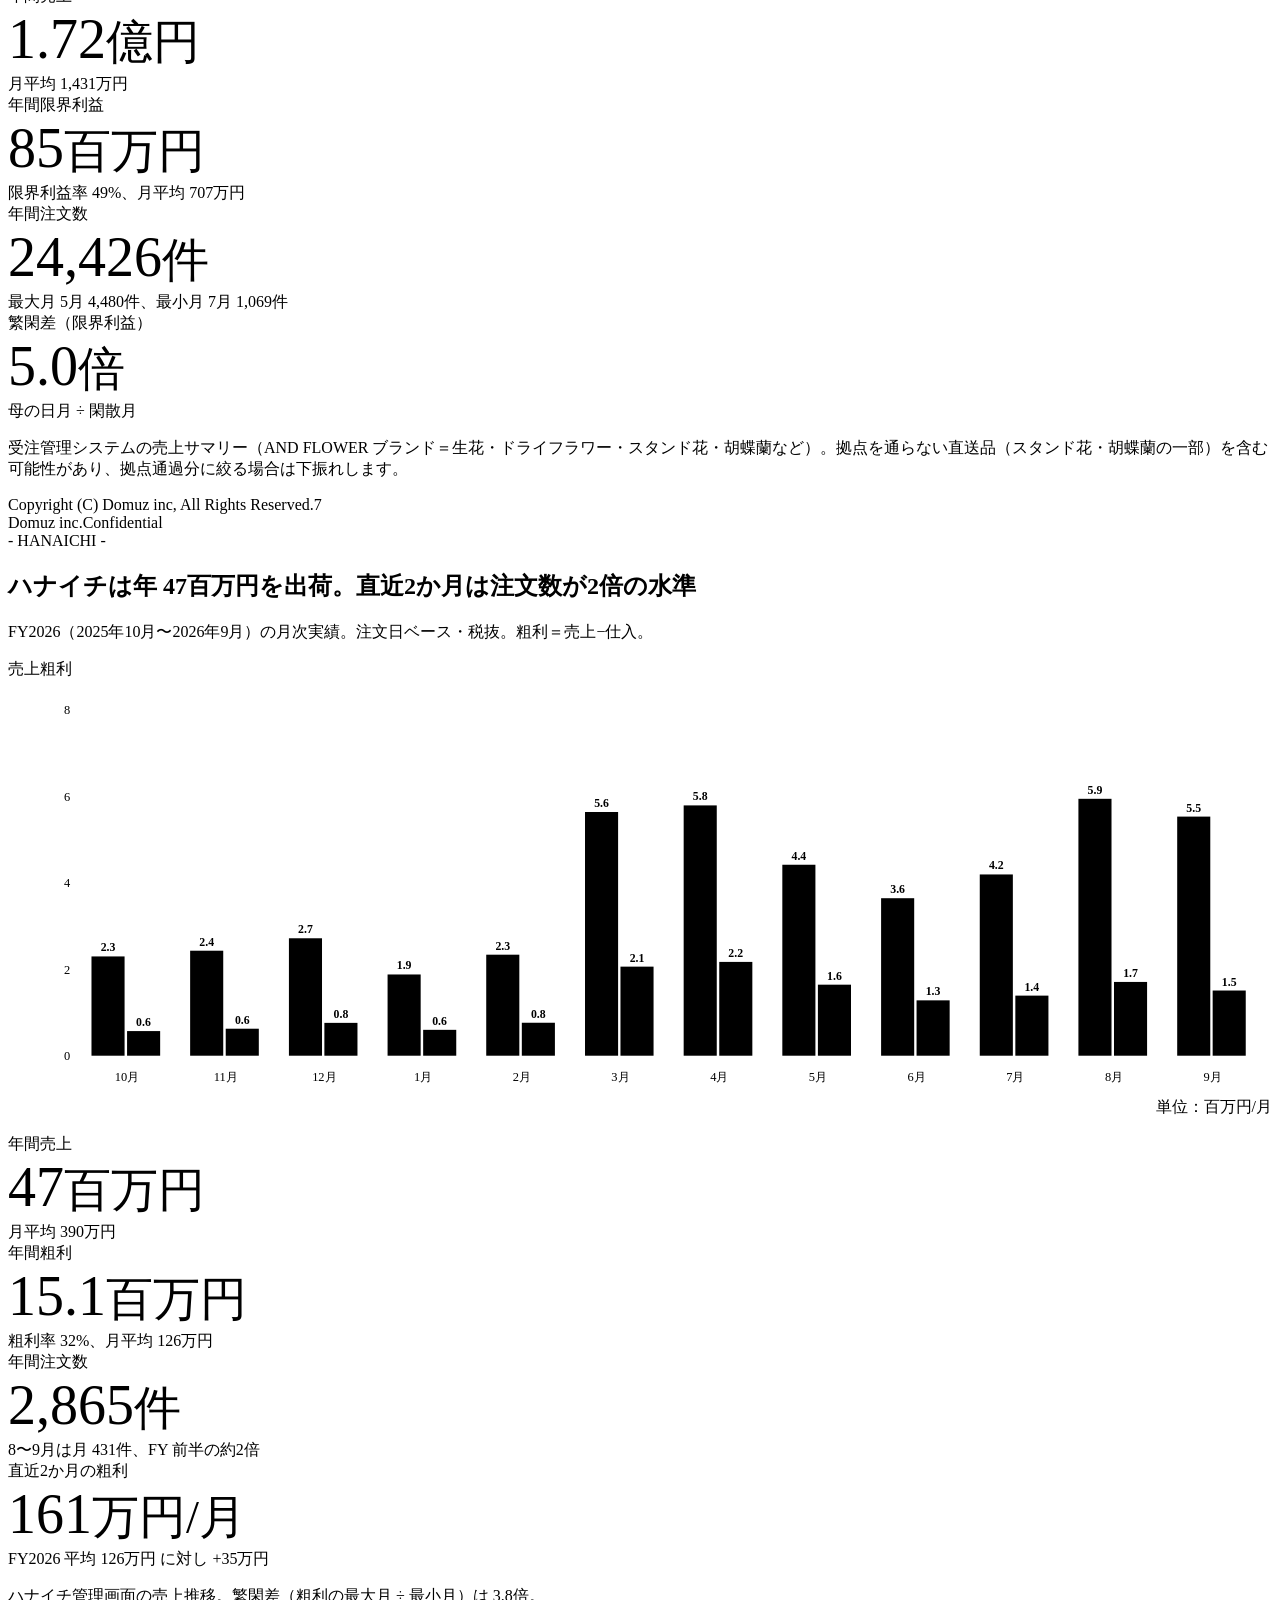
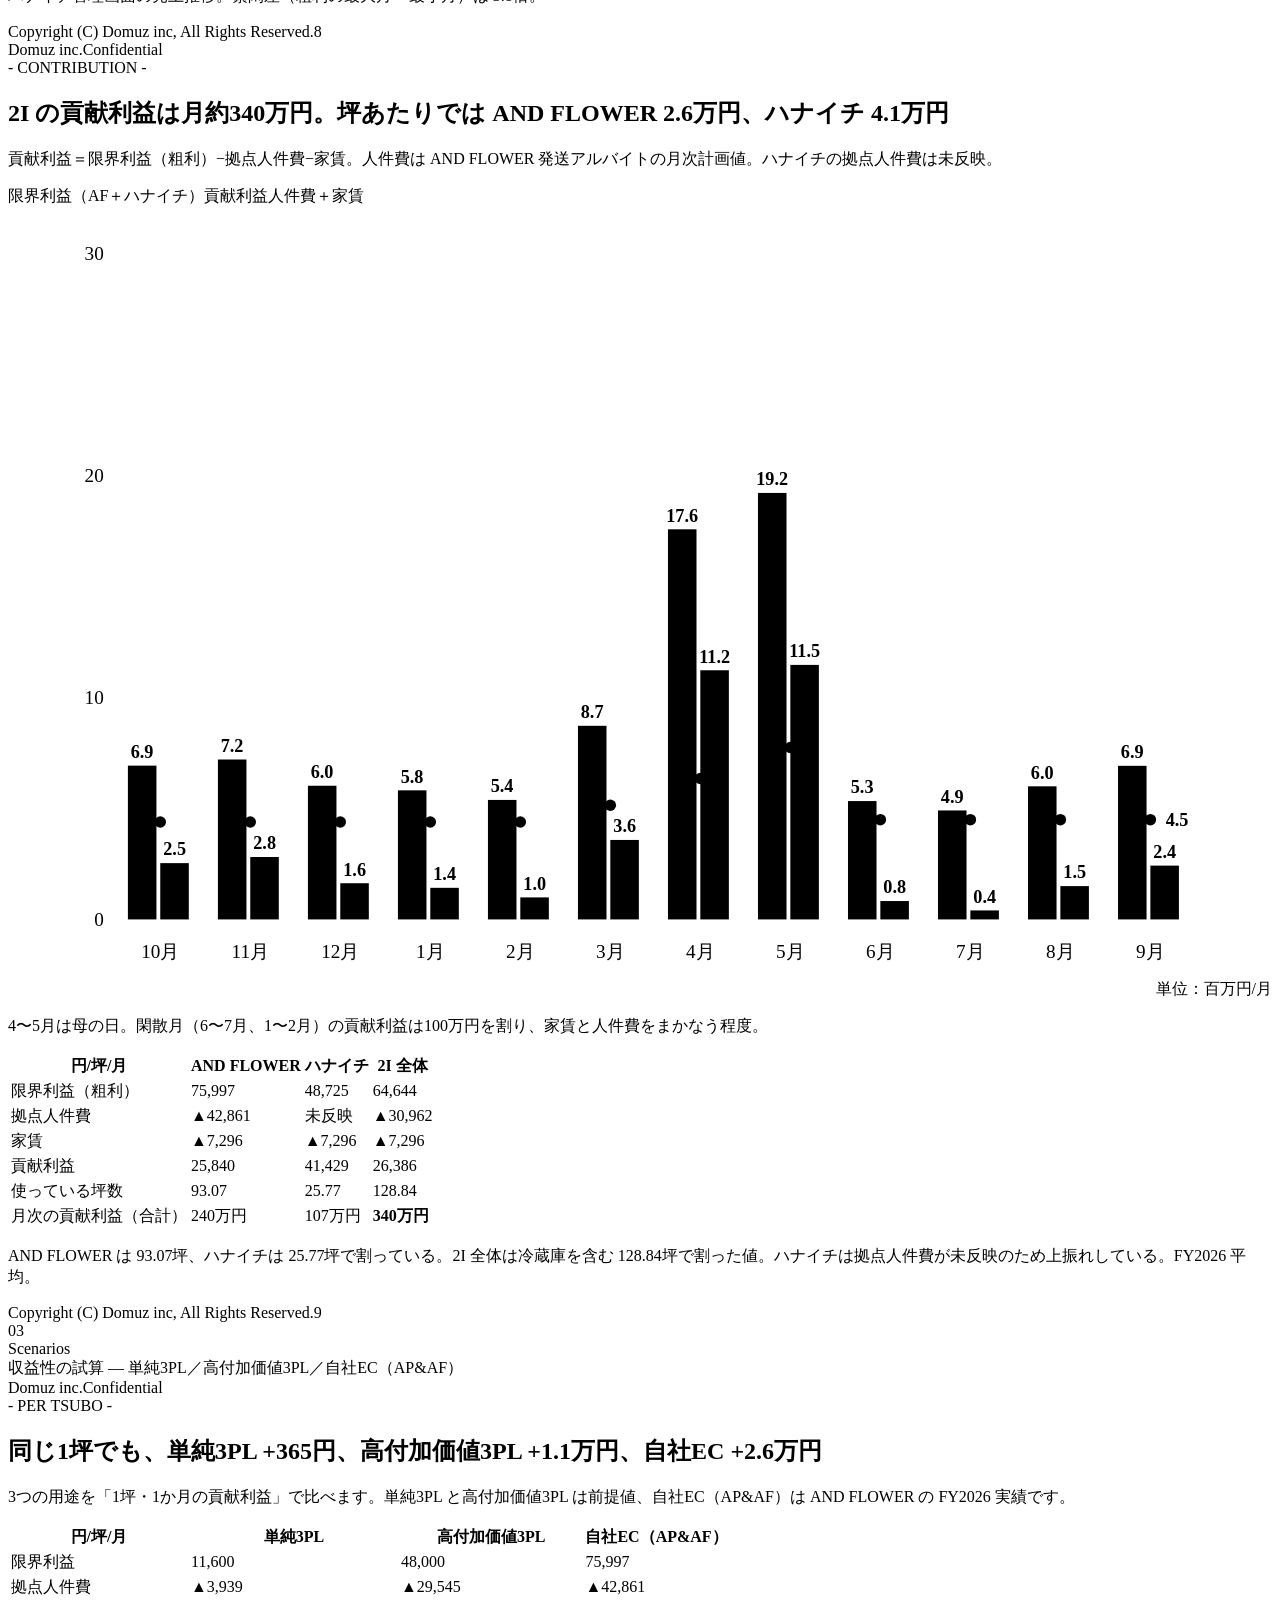
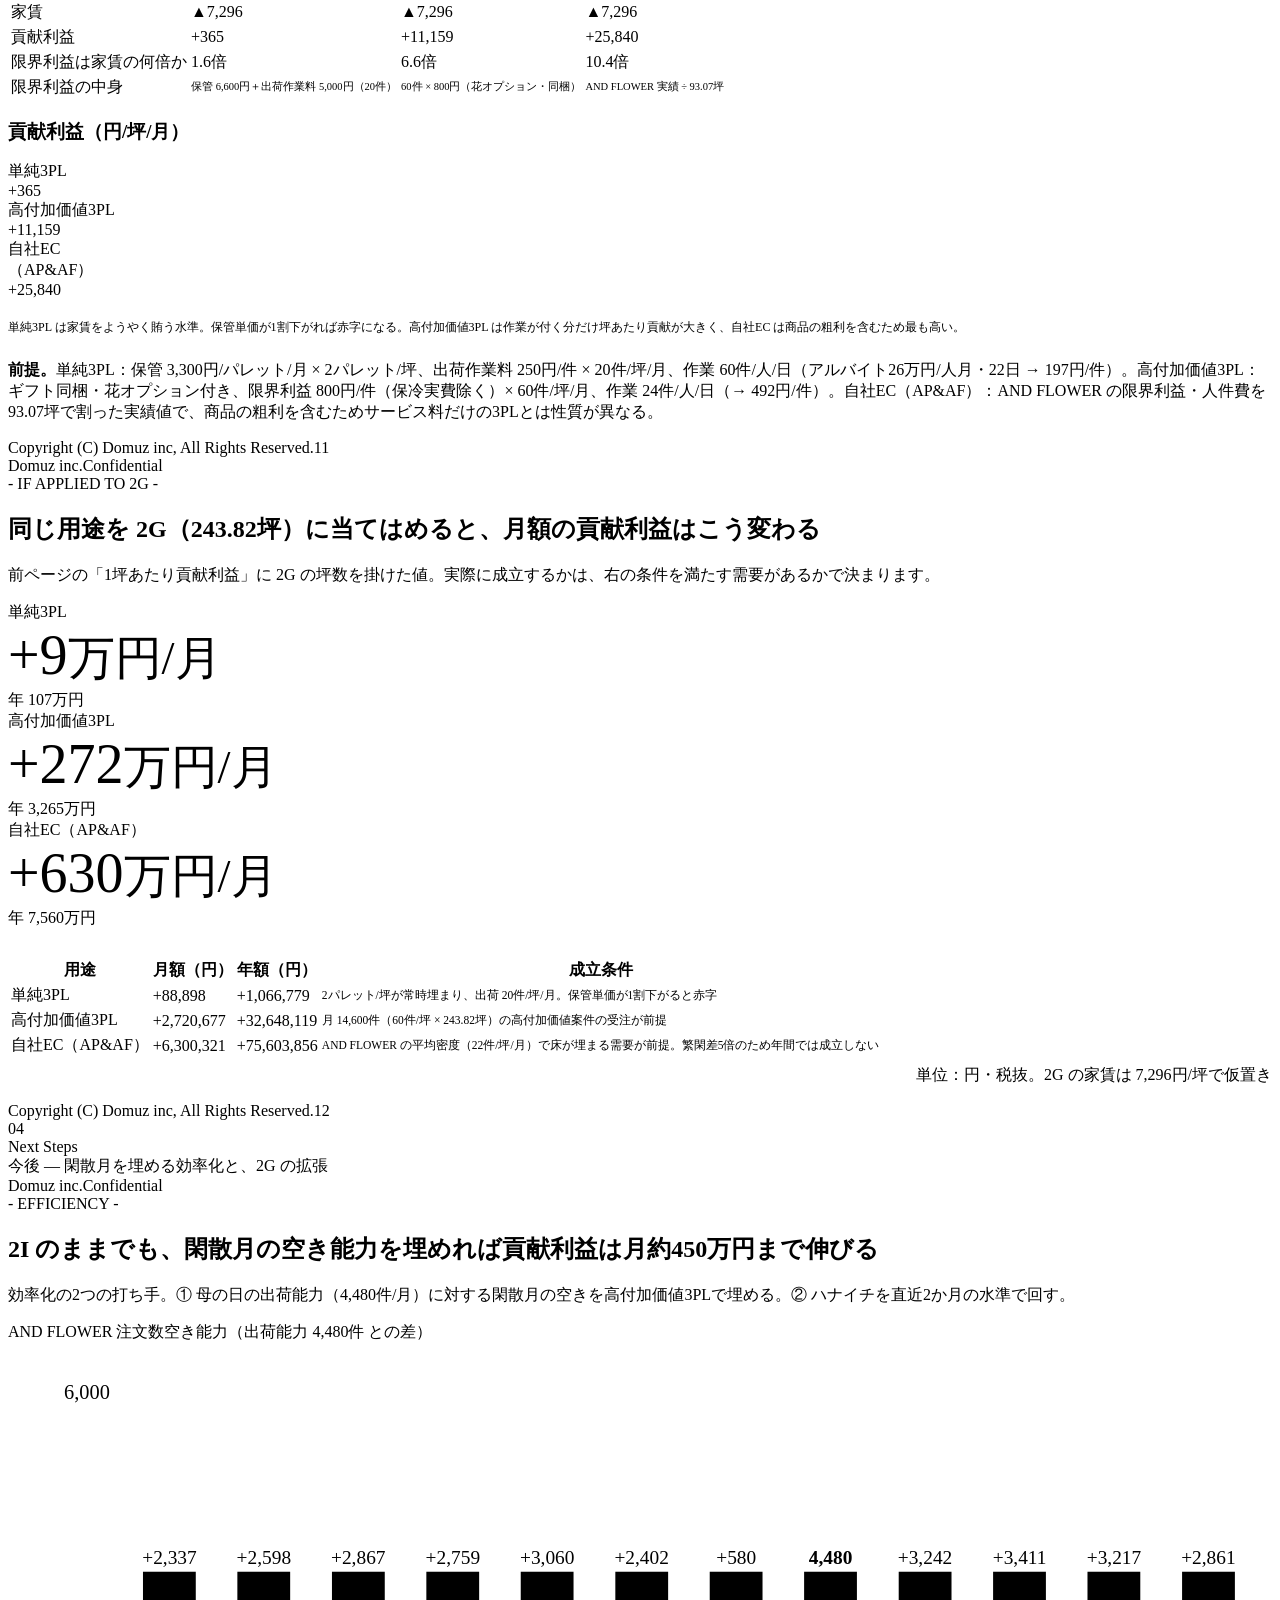
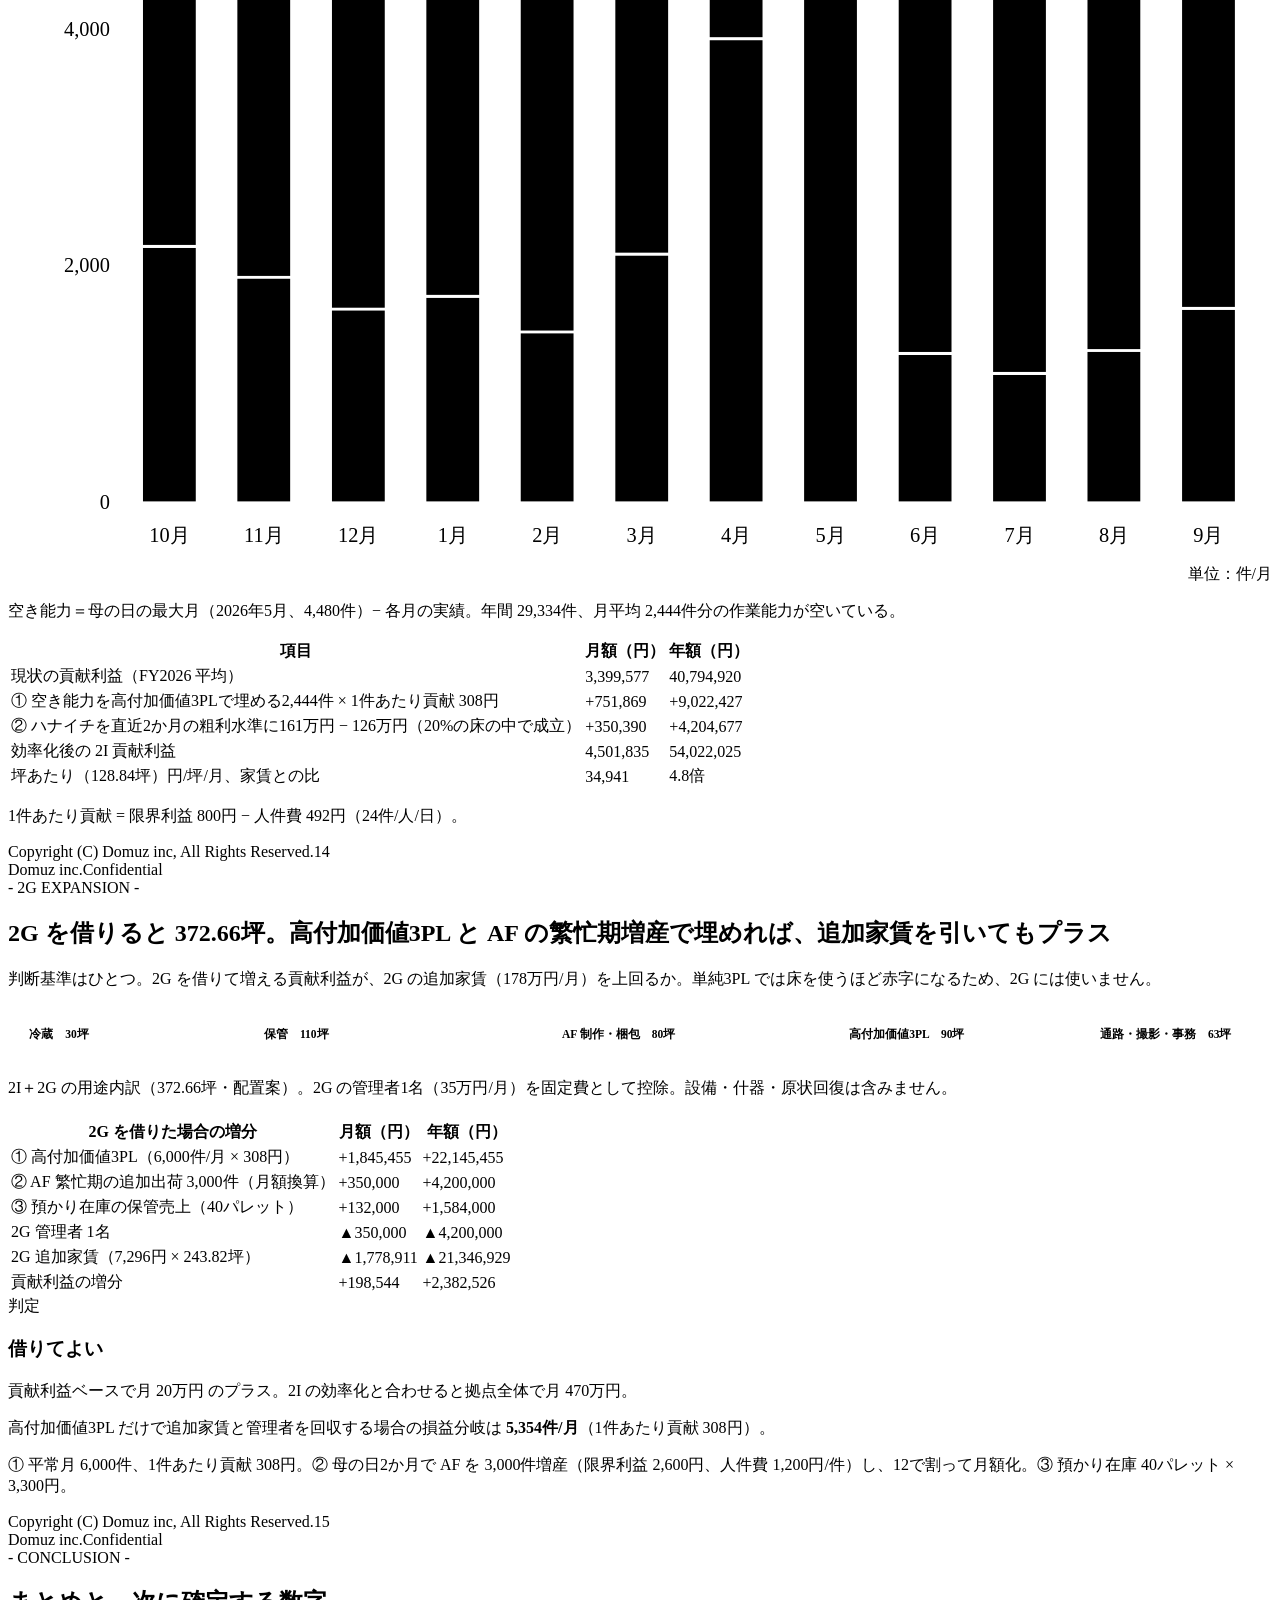
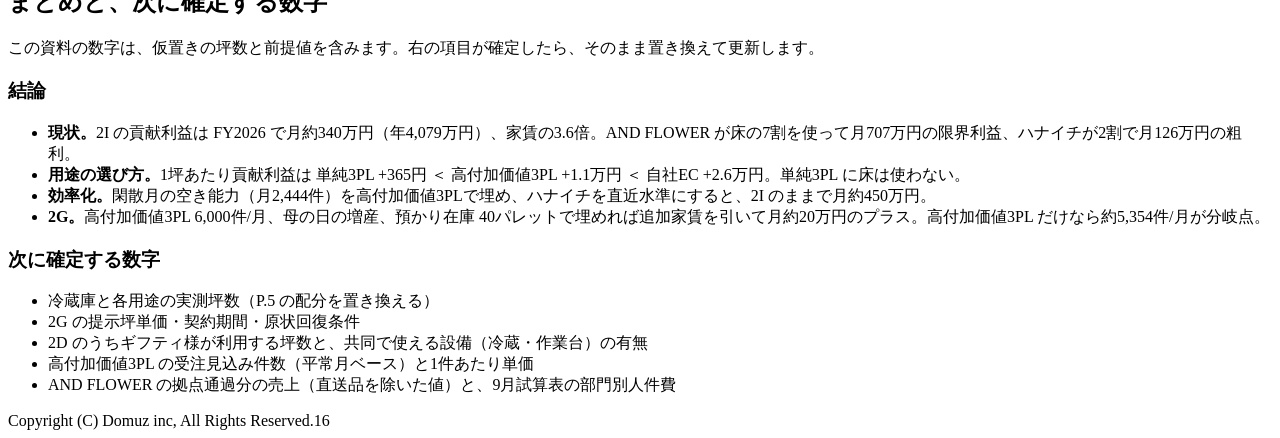
<file: kawasaki-2026-10/src/giftee_kawasaki.src.html>
<!DOCTYPE html>
<html lang="ja">
<head>
<meta charset="UTF-8">
<title>ギフティ様_川崎倉庫の収益性試算_20261013</title>
<!-- OUT: ギフティ様_川崎倉庫の収益性試算_20261013.html -->
<!--
  Domuz デザインシステム v2.1 準拠（proposal-materials/.claude/knowledge/design_system/domuz_design_system.md）。
  4:3 1128×846px。1 <section class="page"> = 1スライド。色は var(--…) のみ。
  このファイルは gen_src.py が生成する。数字・グラフを直すときは gen_src.py を直して再生成し、
  `python3 build.py --pdf` で最終HTML/PDFを作る。
-->
<style>
  /* @@BASE@@ */

  /* ===== この資料だけの型 ===== */
  .plan { position: relative; width: 100%; aspect-ratio: 1722 / 790; border-radius: 6px; overflow: hidden;
          background-color: var(--bg-white); background-size: contain; background-repeat: no-repeat; background-position: center; border: 1px solid var(--border-light); }
  .ov { position: absolute; box-sizing: border-box; border-radius: 3px; }
  .ov.solid { border: 2.5px solid var(--border-strong); background: rgba(0,67,71,0.14); }
  .ov.dash  { border: 2px dashed var(--border-strong); background: rgba(0,67,71,0.06); }
  .ov.fill  { border: 2px solid var(--text-secondary); background: rgba(203,208,211,0.55); }
  .ov > .badge { position: absolute; left: -2px; top: -2px; transform: translateY(-100%); white-space: nowrap; margin-bottom: 0; }
  .stackbar { display: flex; width: 100%; height: 56px; border-radius: var(--radius); overflow: hidden; border: 1px solid var(--border-light); }
  .stackbar .seg { display: flex; align-items: center; justify-content: center; min-width: 0; overflow: hidden; white-space: nowrap; font-size: 11.5px; font-weight: 600; letter-spacing: 0; }
  table th { white-space: nowrap; }
  .stackbar .seg + .seg { border-left: 2px solid var(--bg-white); }
  .seg.w, .sw.w { background: var(--brand-primary); color: var(--text-on-fill); }
  .seg.m, .sw.m { background: var(--bg-gray); color: var(--text-primary); }
  .seg.c, .sw.c { background: var(--bg-cream); color: var(--text-primary); }
  .seg.o, .sw.o { background: var(--bg-white); color: var(--text-primary); box-shadow: inset 0 0 0 1.5px var(--border-strong); }
  .seg.l, .sw.l { background: var(--bg-light); color: var(--text-primary); }
  .sw { display: inline-block; width: 12px; height: 12px; border-radius: 2px; margin-right: 8px; vertical-align: -1px; border: 1px solid var(--border-light); }
  .hbars-wide .hb-label { width: 128px; }
  .hbars-wide .hb-total { width: 84px; }
  .kpi .num { white-space: nowrap; font-size: 56px; }
  .kpi .num small { font-family: var(--font-ja); }
  table td.num { white-space: nowrap; }
  table td .sub { font-weight: 400; }
  .note.r { text-align: right; margin-top: 6px; }
</style>
</head>
<body>

<section class="page cover">
  <div class="watermark">Domuz</div>
  <div class="cover-eyebrow">REPORT</div>
  <h1>ギフティ様<br>川崎倉庫の収益性試算</h1>
  <div class="cover-en">KAWASAKI WAREHOUSE ECONOMICS</div>
  <div class="cover-rule"></div>
  <div class="cover-meta">2026年10月13日<br>株式会社Domuz　代表取締役　髙木 弘貴</div>
  <div class="cover-brand en">AND FLOWER / HANAICHI</div>
<div class="ft"><span>Copyright (C) Domuz inc, All Rights Reserved.</span><span>1</span></div></section>
<section class="page ">
  <div class="hd"><span>Domuz inc.</span><span>Confidential</span></div>
  <div class="sec-label">- SUMMARY -</div>
  <h2 class="page-title">結論：2I は稼いでいる。閑散月を埋め、2G は「埋め方」が決まれば借りる</h2>
  <p class="page-title-sub">ラポール川崎SRC 2階の 2I 区画（128.84坪）を1つの器として見たときの収益性を、確定している数字と FY2026（2025年10月〜2026年9月）の実績から積み上げました。単位は円・税抜・月次です。</p>
  <div class="body">
  <div class="kpis">
    <div class="kpi"><div class="label">2I の貢献利益（FY2026 平均）</div><div class="num">340<small>万円/月</small></div><div class="desc">年 4,079万円。家賃 94万円の 3.6倍、26,386円/坪/月</div></div>
    <div class="kpi"><div class="label">効率化後の 2I 貢献利益</div><div class="num">450<small>万円/月</small></div><div class="desc">閑散月の空き能力を高付加価値3PLで埋め、ハナイチを直近水準に</div></div>
    <div class="kpi"><div class="label">2G を借りた場合の増分</div><div class="num">+20<small>万円/月</small></div><div class="desc">追加家賃 178万円 を引いた後。高付加価値3PL だけなら損益分岐 5,354件/月</div></div>
  </div>
  <div class="box" style="margin-top:32px">
    <ul class="dots">
      <li><b>2I は家賃と人件費を引いても貢献利益が出ている。</b>FY2026 実績で月約340万円。ただし母の日の2か月に偏り、閑散月は家賃と人件費をまかなう程度。</li>
      <li><b>同じ1坪でも用途で収益は大きく変わる。</b>単純3PL は +365円/坪/月、高付加価値3PL は +1.1万円、自社EC（AP&amp;AF）は +2.6万円。単純3PL に床は使わない。</li>
      <li><b>今後は「閑散月を埋める」と「2G で床を増やす」の2段。</b>2I のままでも月約450万円まで。2G は高付加価値3PL と AF の繁忙期増産で埋めれば、追加家賃を引いてもプラス。</li>
    </ul>
  </div>
  </div>
  <p class="note">限界利益＝売上−花材・資材・送料（AND FLOWER）。粗利＝売上−仕入（ハナイチ）。貢献利益＝限界利益（粗利）−拠点人件費−家賃。出典：受注管理システムの売上サマリー、ハナイチ管理画面、事業計画 AP/AF 202610（人件費の計画値）。</p>
<div class="ft"><span>Copyright (C) Domuz inc, All Rights Reserved.</span><span>2</span></div></section>
<section class="page divider">
  <div class="num">01</div>
  <div class="title-en">Current State</div>
  <div class="title-ja">現状の整理 — 借りている床と、その使い方</div>
</section>
<section class="page ">
  <div class="hd"><span>Domuz inc.</span><span>Confidential</span></div>
  <div class="sec-label">- FLOOR PLAN -</div>
  <h2 class="page-title">2階フロアで 2I を借りている。2D の一部をギフティ様が利用予定、2G は交渉中</h2>
  <p class="page-title-sub">区画の坪数は図面の専有面積。坪単価は 2I の契約値 7,296円で、2G は同単価で仮置きしています。</p>
  <div class="body top">
  <div class="cols" style="gap:32px">
    <div class="col" style="flex:1.45">
      <div class="plan im-plan">
        <div class="ov dash" style="left:3.6%;top:36%;width:30.8%;height:14.6%"><span class="badge alt">2G　243.82坪 ・ 交渉中</span></div>
        <div class="ov solid" style="left:3.4%;top:60%;width:8.5%;height:38.5%"><span class="badge">2I　128.84坪 ・ 当社利用中</span></div>
        <div class="ov fill" style="left:57.2%;top:83.5%;width:8.4%;height:12.7%"><span class="badge alt">2D の一部 ・ ギフティ様 利用予定</span></div>
      </div>
      <p class="note">2I と 2G は同じフロアの左側で隣接し、2G は 2I の約1.9倍。2D（384.27坪）のうちギフティ様が使う部分の坪数は要確認。</p>
    </div>
    <div class="col">
      <table>
        <thead><tr><th>区画</th><th class="num">坪</th><th class="num">坪単価</th><th class="num">月額</th></tr></thead>
        <tbody>
          <tr><td>2I（当社・現在）</td><td class="num">128.84</td><td class="num">7,296</td><td class="num">940,017</td></tr>
          <tr><td>　うち冷蔵庫 <span class="badge alt">坪数は要確認</span></td><td class="num">10.00</td><td class="num">7,296</td><td class="num">72,960</td></tr>
          <tr><td>2G（交渉中・同単価で仮置き）</td><td class="num">243.82</td><td class="num">7,296</td><td class="num">1,778,911</td></tr>
          <tr class="total"><td>2I ＋ 2G</td><td class="num">372.66</td><td class="num">7,296</td><td class="num">2,718,927</td></tr>
          <tr><td>2D の一部（ギフティ様）</td><td class="num">要確認</td><td class="num">—</td><td class="num">—</td></tr>
        </tbody>
      </table>
      <p class="note r">単位：円・月次・税抜</p>
      <p class="note">年額では 2I 1,128万円、2G 2,135万円。2G の坪単価・契約条件は提示待ちで、確定したら置き換えます。</p>
    </div>
  </div>
  </div>
<div class="ft"><span>Copyright (C) Domuz inc, All Rights Reserved.</span><span>4</span></div></section>
<section class="page ">
  <div class="hd"><span>Domuz inc.</span><span>Confidential</span></div>
  <div class="sec-label">- HOW WE USE 2I -</div>
  <h2 class="page-title">2I の 128.84坪は、冷蔵庫・ハナイチ（上限20%）・AND FLOWER で使っている</h2>
  <p class="page-title-sub">面積の配分ルール：冷蔵庫10坪は固定設備、ハナイチは 2I 全体の20%まで、残りは AND FLOWER（制作・梱包・資材・出荷待ち）。</p>
  <div class="body top">
  <div class="stackbar"><div class="seg w" style="flex:10.0"><span>冷蔵庫 10坪</span></div><div class="seg m" style="flex:25.768"><span>ハナイチ 26坪</span></div><div class="seg c" style="flex:93.072"><span>AND FLOWER 93坪</span></div></div>
  <table style="margin-top:28px">
    <thead><tr><th>用途</th><th class="num">坪</th><th class="num">比率</th><th class="num">家賃相当/月（円）</th><th>主な中身</th></tr></thead>
    <tbody><tr><td><i class="sw w"></i>冷蔵庫</td><td class="num">10.00</td><td class="num">8%</td><td class="num">72,960</td><td>生花の鮮度保持（固定設備、坪数は要確認）</td></tr><tr><td><i class="sw m"></i>ハナイチ</td><td class="num">25.77</td><td class="num">20%</td><td class="num">188,003</td><td>生花の在庫・出荷（2I の20%を上限）</td></tr><tr><td><i class="sw c"></i>AND FLOWER</td><td class="num">93.07</td><td class="num">72%</td><td class="num">679,053</td><td>ブーケ制作、梱包、資材、出荷待ち、イネイブラー同梱</td></tr><tr class="total"><td>合計</td><td class="num">128.84</td><td class="num">100%</td><td class="num">940,017</td><td></td></tr></tbody>
  </table>
  <div class="box" style="margin-top:28px">
    <ul class="dots">
      <li>床を使う主体は AND FLOWER の発送（ブーケ制作、梱包、資材、出荷待ち）。イネイブラー案件（パパブブレ等の同梱）も同じ作業スペースを使う。</li>
      <li>ハナイチは生花の在庫と出荷で、2I 全体の20%を上限に使う。超える分は AND FLOWER の床を圧迫するため、この上限で運用する。</li>
      <li>冷蔵庫だけが固定設備で、ほかは繁閑で入れ替わる。母の日の2か月は資材と出荷待ちが通路まで広がり、閑散期は作業台が空く。</li>
    </ul>
  </div>
  </div>
<div class="ft"><span>Copyright (C) Domuz inc, All Rights Reserved.</span><span>5</span></div></section>
<section class="page divider">
  <div class="num">02</div>
  <div class="title-en">Current Performance</div>
  <div class="title-ja">現状の分析 — 2I から出ている売上と利益</div>
</section>
<section class="page ">
  <div class="hd"><span>Domuz inc.</span><span>Confidential</span></div>
  <div class="sec-label">- AND FLOWER -</div>
  <h2 class="page-title">AND FLOWER は 2I から年 1.72億円を出荷。限界利益は年 85百万円</h2>
  <p class="page-title-sub">FY2026（2025年10月〜2026年9月）の月次実績。注文日ベース・税抜。限界利益＝売上−花材・資材・送料。</p>
  <div class="body top">
  <div class="legend"><span><i style="background:var(--bg-gray);"></i>売上</span><span><i style="background:var(--brand-primary);"></i>限界利益</span></div>
  <svg viewBox="0 0 1016 330" style="width:100%;height:auto;display:block" font-family="var(--font-en)" font-size="10">
<line x1="56" x2="1008" y1="302.0" y2="302.0" stroke="var(--border-light)" stroke-width="1"/>
<text x="50" y="305.5" text-anchor="end" fill="var(--text-secondary)">0</text>
<line x1="56" x2="1008" y1="232.5" y2="232.5" stroke="var(--border-light)" stroke-width="1"/>
<text x="50" y="236.0" text-anchor="end" fill="var(--text-secondary)">10</text>
<line x1="56" x2="1008" y1="163.0" y2="163.0" stroke="var(--border-light)" stroke-width="1"/>
<text x="50" y="166.5" text-anchor="end" fill="var(--text-secondary)">20</text>
<line x1="56" x2="1008" y1="93.5" y2="93.5" stroke="var(--border-light)" stroke-width="1"/>
<text x="50" y="97.0" text-anchor="end" fill="var(--text-secondary)">30</text>
<line x1="56" x2="1008" y1="24.0" y2="24.0" stroke="var(--border-light)" stroke-width="1"/>
<text x="50" y="27.5" text-anchor="end" fill="var(--text-secondary)">40</text>
<text x="95.7" y="322" text-anchor="middle" fill="var(--text-secondary)" font-family="var(--font-ja)">10月</text>
<text x="175.0" y="322" text-anchor="middle" fill="var(--text-secondary)" font-family="var(--font-ja)">11月</text>
<text x="254.3" y="322" text-anchor="middle" fill="var(--text-secondary)" font-family="var(--font-ja)">12月</text>
<text x="333.7" y="322" text-anchor="middle" fill="var(--text-secondary)" font-family="var(--font-ja)">1月</text>
<text x="413.0" y="322" text-anchor="middle" fill="var(--text-secondary)" font-family="var(--font-ja)">2月</text>
<text x="492.3" y="322" text-anchor="middle" fill="var(--text-secondary)" font-family="var(--font-ja)">3月</text>
<text x="571.7" y="322" text-anchor="middle" fill="var(--text-secondary)" font-family="var(--font-ja)">4月</text>
<text x="651.0" y="322" text-anchor="middle" fill="var(--text-secondary)" font-family="var(--font-ja)">5月</text>
<text x="730.3" y="322" text-anchor="middle" fill="var(--text-secondary)" font-family="var(--font-ja)">6月</text>
<text x="809.7" y="322" text-anchor="middle" fill="var(--text-secondary)" font-family="var(--font-ja)">7月</text>
<text x="889.0" y="322" text-anchor="middle" fill="var(--text-secondary)" font-family="var(--font-ja)">8月</text>
<text x="968.3" y="322" text-anchor="middle" fill="var(--text-secondary)" font-family="var(--font-ja)">9月</text>
<rect x="67.1" y="200.2" width="26.6" height="101.8" fill="var(--bg-gray)"/>
<text x="80.4" y="196.2" text-anchor="middle" fill="var(--text-primary)" font-weight="700" font-size="9.5">14.6</text>
<rect x="146.4" y="200.7" width="26.6" height="101.3" fill="var(--bg-gray)"/>
<text x="159.7" y="196.7" text-anchor="middle" fill="var(--text-primary)" font-weight="700" font-size="9.5">14.6</text>
<rect x="225.8" y="219.5" width="26.6" height="82.5" fill="var(--bg-gray)"/>
<text x="239.1" y="215.5" text-anchor="middle" fill="var(--text-primary)" font-weight="700" font-size="9.5">11.9</text>
<rect x="305.1" y="218.4" width="26.6" height="83.6" fill="var(--bg-gray)"/>
<text x="318.4" y="214.4" text-anchor="middle" fill="var(--text-primary)" font-weight="700" font-size="9.5">12.0</text>
<rect x="384.4" y="229.9" width="26.6" height="72.1" fill="var(--bg-gray)"/>
<text x="397.7" y="225.9" text-anchor="middle" fill="var(--text-primary)" font-weight="700" font-size="9.5">10.4</text>
<rect x="463.8" y="200.8" width="26.6" height="101.2" fill="var(--bg-gray)"/>
<text x="477.1" y="196.8" text-anchor="middle" fill="var(--text-primary)" font-weight="700" font-size="9.5">14.6</text>
<rect x="543.1" y="110.5" width="26.6" height="191.5" fill="var(--bg-gray)"/>
<text x="556.4" y="106.5" text-anchor="middle" fill="var(--text-primary)" font-weight="700" font-size="9.5">27.5</text>
<rect x="622.4" y="93.0" width="26.6" height="209.0" fill="var(--bg-gray)"/>
<text x="635.7" y="89.0" text-anchor="middle" fill="var(--text-primary)" font-weight="700" font-size="9.5">30.1</text>
<rect x="701.8" y="243.8" width="26.6" height="58.2" fill="var(--bg-gray)"/>
<text x="715.1" y="239.8" text-anchor="middle" fill="var(--text-primary)" font-weight="700" font-size="9.5">8.4</text>
<rect x="781.1" y="250.6" width="26.6" height="51.4" fill="var(--bg-gray)"/>
<text x="794.4" y="246.6" text-anchor="middle" fill="var(--text-primary)" font-weight="700" font-size="9.5">7.4</text>
<rect x="860.4" y="239.7" width="26.6" height="62.3" fill="var(--bg-gray)"/>
<text x="873.7" y="235.7" text-anchor="middle" fill="var(--text-primary)" font-weight="700" font-size="9.5">9.0</text>
<rect x="939.8" y="223.8" width="26.6" height="78.2" fill="var(--bg-gray)"/>
<text x="953.1" y="219.8" text-anchor="middle" fill="var(--text-primary)" font-weight="700" font-size="9.5">11.3</text>
<rect x="95.7" y="257.8" width="26.6" height="44.2" fill="var(--brand-primary)"/>
<text x="108.9" y="253.8" text-anchor="middle" fill="var(--text-primary)" font-weight="700" font-size="9.5">6.4</text>
<rect x="175.0" y="256.3" width="26.6" height="45.7" fill="var(--brand-primary)"/>
<text x="188.3" y="252.3" text-anchor="middle" fill="var(--text-primary)" font-weight="700" font-size="9.5">6.6</text>
<rect x="254.3" y="265.5" width="26.6" height="36.5" fill="var(--brand-primary)"/>
<text x="267.6" y="261.5" text-anchor="middle" fill="var(--text-primary)" font-weight="700" font-size="9.5">5.3</text>
<rect x="333.7" y="265.8" width="26.6" height="36.2" fill="var(--brand-primary)"/>
<text x="346.9" y="261.8" text-anchor="middle" fill="var(--text-primary)" font-weight="700" font-size="9.5">5.2</text>
<rect x="413.0" y="269.9" width="26.6" height="32.1" fill="var(--brand-primary)"/>
<text x="426.3" y="265.9" text-anchor="middle" fill="var(--text-primary)" font-weight="700" font-size="9.5">4.6</text>
<rect x="492.3" y="255.8" width="26.6" height="46.2" fill="var(--brand-primary)"/>
<text x="505.6" y="251.8" text-anchor="middle" fill="var(--text-primary)" font-weight="700" font-size="9.5">6.7</text>
<rect x="571.7" y="195.0" width="26.6" height="107.0" fill="var(--brand-primary)"/>
<text x="584.9" y="191.0" text-anchor="middle" fill="var(--text-primary)" font-weight="700" font-size="9.5">15.4</text>
<rect x="651.0" y="180.0" width="26.6" height="122.0" fill="var(--brand-primary)"/>
<text x="664.3" y="176.0" text-anchor="middle" fill="var(--text-primary)" font-weight="700" font-size="9.5">17.6</text>
<rect x="730.3" y="273.9" width="26.6" height="28.1" fill="var(--brand-primary)"/>
<text x="743.6" y="269.9" text-anchor="middle" fill="var(--text-primary)" font-weight="700" font-size="9.5">4.0</text>
<rect x="809.7" y="277.6" width="26.6" height="24.4" fill="var(--brand-primary)"/>
<text x="822.9" y="273.6" text-anchor="middle" fill="var(--text-primary)" font-weight="700" font-size="9.5">3.5</text>
<rect x="889.0" y="272.2" width="26.6" height="29.8" fill="var(--brand-primary)"/>
<text x="902.3" y="268.2" text-anchor="middle" fill="var(--text-primary)" font-weight="700" font-size="9.5">4.3</text>
<rect x="968.3" y="264.4" width="26.6" height="37.6" fill="var(--brand-primary)"/>
<text x="981.6" y="260.4" text-anchor="middle" fill="var(--text-primary)" font-weight="700" font-size="9.5">5.4</text>
</svg>
  <p class="note r">単位：百万円/月</p>
  <div class="kpis" style="margin-top:12px">
    <div class="kpi"><div class="label">年間売上</div><div class="num">1.72<small>億円</small></div><div class="desc">月平均 1,431万円</div></div>
    <div class="kpi"><div class="label">年間限界利益</div><div class="num">85<small>百万円</small></div><div class="desc">限界利益率 49%、月平均 707万円</div></div>
    <div class="kpi"><div class="label">年間注文数</div><div class="num">24,426<small>件</small></div><div class="desc">最大月 5月 4,480件、最小月 7月 1,069件</div></div>
    <div class="kpi"><div class="label">繁閑差（限界利益）</div><div class="num">5.0<small>倍</small></div><div class="desc">母の日月 ÷ 閑散月</div></div>
  </div>
  </div>
  <p class="note">受注管理システムの売上サマリー（AND FLOWER ブランド＝生花・ドライフラワー・スタンド花・胡蝶蘭など）。拠点を通らない直送品（スタンド花・胡蝶蘭の一部）を含む可能性があり、拠点通過分に絞る場合は下振れします。</p>
<div class="ft"><span>Copyright (C) Domuz inc, All Rights Reserved.</span><span>7</span></div></section>
<section class="page ">
  <div class="hd"><span>Domuz inc.</span><span>Confidential</span></div>
  <div class="sec-label">- HANAICHI -</div>
  <h2 class="page-title">ハナイチは年 47百万円を出荷。直近2か月は注文数が2倍の水準</h2>
  <p class="page-title-sub">FY2026（2025年10月〜2026年9月）の月次実績。注文日ベース・税抜。粗利＝売上−仕入。</p>
  <div class="body top">
  <div class="legend"><span><i style="background:var(--bg-gray);"></i>売上</span><span><i style="background:var(--brand-primary);"></i>粗利</span></div>
  <svg viewBox="0 0 1016 330" style="width:100%;height:auto;display:block" font-family="var(--font-en)" font-size="10">
<line x1="56" x2="1008" y1="302.0" y2="302.0" stroke="var(--border-light)" stroke-width="1"/>
<text x="50" y="305.5" text-anchor="end" fill="var(--text-secondary)">0</text>
<line x1="56" x2="1008" y1="232.5" y2="232.5" stroke="var(--border-light)" stroke-width="1"/>
<text x="50" y="236.0" text-anchor="end" fill="var(--text-secondary)">2</text>
<line x1="56" x2="1008" y1="163.0" y2="163.0" stroke="var(--border-light)" stroke-width="1"/>
<text x="50" y="166.5" text-anchor="end" fill="var(--text-secondary)">4</text>
<line x1="56" x2="1008" y1="93.5" y2="93.5" stroke="var(--border-light)" stroke-width="1"/>
<text x="50" y="97.0" text-anchor="end" fill="var(--text-secondary)">6</text>
<line x1="56" x2="1008" y1="24.0" y2="24.0" stroke="var(--border-light)" stroke-width="1"/>
<text x="50" y="27.5" text-anchor="end" fill="var(--text-secondary)">8</text>
<text x="95.7" y="322" text-anchor="middle" fill="var(--text-secondary)" font-family="var(--font-ja)">10月</text>
<text x="175.0" y="322" text-anchor="middle" fill="var(--text-secondary)" font-family="var(--font-ja)">11月</text>
<text x="254.3" y="322" text-anchor="middle" fill="var(--text-secondary)" font-family="var(--font-ja)">12月</text>
<text x="333.7" y="322" text-anchor="middle" fill="var(--text-secondary)" font-family="var(--font-ja)">1月</text>
<text x="413.0" y="322" text-anchor="middle" fill="var(--text-secondary)" font-family="var(--font-ja)">2月</text>
<text x="492.3" y="322" text-anchor="middle" fill="var(--text-secondary)" font-family="var(--font-ja)">3月</text>
<text x="571.7" y="322" text-anchor="middle" fill="var(--text-secondary)" font-family="var(--font-ja)">4月</text>
<text x="651.0" y="322" text-anchor="middle" fill="var(--text-secondary)" font-family="var(--font-ja)">5月</text>
<text x="730.3" y="322" text-anchor="middle" fill="var(--text-secondary)" font-family="var(--font-ja)">6月</text>
<text x="809.7" y="322" text-anchor="middle" fill="var(--text-secondary)" font-family="var(--font-ja)">7月</text>
<text x="889.0" y="322" text-anchor="middle" fill="var(--text-secondary)" font-family="var(--font-ja)">8月</text>
<text x="968.3" y="322" text-anchor="middle" fill="var(--text-secondary)" font-family="var(--font-ja)">9月</text>
<rect x="67.1" y="222.2" width="26.6" height="79.8" fill="var(--bg-gray)"/>
<text x="80.4" y="218.2" text-anchor="middle" fill="var(--text-primary)" font-weight="700" font-size="9.5">2.3</text>
<rect x="146.4" y="217.6" width="26.6" height="84.4" fill="var(--bg-gray)"/>
<text x="159.7" y="213.6" text-anchor="middle" fill="var(--text-primary)" font-weight="700" font-size="9.5">2.4</text>
<rect x="225.8" y="207.6" width="26.6" height="94.4" fill="var(--bg-gray)"/>
<text x="239.1" y="203.6" text-anchor="middle" fill="var(--text-primary)" font-weight="700" font-size="9.5">2.7</text>
<rect x="305.1" y="236.7" width="26.6" height="65.3" fill="var(--bg-gray)"/>
<text x="318.4" y="232.7" text-anchor="middle" fill="var(--text-primary)" font-weight="700" font-size="9.5">1.9</text>
<rect x="384.4" y="220.8" width="26.6" height="81.2" fill="var(--bg-gray)"/>
<text x="397.7" y="216.8" text-anchor="middle" fill="var(--text-primary)" font-weight="700" font-size="9.5">2.3</text>
<rect x="463.8" y="106.1" width="26.6" height="195.9" fill="var(--bg-gray)"/>
<text x="477.1" y="102.1" text-anchor="middle" fill="var(--text-primary)" font-weight="700" font-size="9.5">5.6</text>
<rect x="543.1" y="100.8" width="26.6" height="201.2" fill="var(--bg-gray)"/>
<text x="556.4" y="96.8" text-anchor="middle" fill="var(--text-primary)" font-weight="700" font-size="9.5">5.8</text>
<rect x="622.4" y="148.5" width="26.6" height="153.5" fill="var(--bg-gray)"/>
<text x="635.7" y="144.5" text-anchor="middle" fill="var(--text-primary)" font-weight="700" font-size="9.5">4.4</text>
<rect x="701.8" y="175.4" width="26.6" height="126.6" fill="var(--bg-gray)"/>
<text x="715.1" y="171.4" text-anchor="middle" fill="var(--text-primary)" font-weight="700" font-size="9.5">3.6</text>
<rect x="781.1" y="156.3" width="26.6" height="145.7" fill="var(--bg-gray)"/>
<text x="794.4" y="152.3" text-anchor="middle" fill="var(--text-primary)" font-weight="700" font-size="9.5">4.2</text>
<rect x="860.4" y="95.5" width="26.6" height="206.5" fill="var(--bg-gray)"/>
<text x="873.7" y="91.5" text-anchor="middle" fill="var(--text-primary)" font-weight="700" font-size="9.5">5.9</text>
<rect x="939.8" y="109.8" width="26.6" height="192.2" fill="var(--bg-gray)"/>
<text x="953.1" y="105.8" text-anchor="middle" fill="var(--text-primary)" font-weight="700" font-size="9.5">5.5</text>
<rect x="95.7" y="282.2" width="26.6" height="19.8" fill="var(--brand-primary)"/>
<text x="108.9" y="278.2" text-anchor="middle" fill="var(--text-primary)" font-weight="700" font-size="9.5">0.6</text>
<rect x="175.0" y="280.3" width="26.6" height="21.7" fill="var(--brand-primary)"/>
<text x="188.3" y="276.3" text-anchor="middle" fill="var(--text-primary)" font-weight="700" font-size="9.5">0.6</text>
<rect x="254.3" y="275.6" width="26.6" height="26.4" fill="var(--brand-primary)"/>
<text x="267.6" y="271.6" text-anchor="middle" fill="var(--text-primary)" font-weight="700" font-size="9.5">0.8</text>
<rect x="333.7" y="281.2" width="26.6" height="20.8" fill="var(--brand-primary)"/>
<text x="346.9" y="277.2" text-anchor="middle" fill="var(--text-primary)" font-weight="700" font-size="9.5">0.6</text>
<rect x="413.0" y="275.5" width="26.6" height="26.5" fill="var(--brand-primary)"/>
<text x="426.3" y="271.5" text-anchor="middle" fill="var(--text-primary)" font-weight="700" font-size="9.5">0.8</text>
<rect x="492.3" y="230.4" width="26.6" height="71.6" fill="var(--brand-primary)"/>
<text x="505.6" y="226.4" text-anchor="middle" fill="var(--text-primary)" font-weight="700" font-size="9.5">2.1</text>
<rect x="571.7" y="226.6" width="26.6" height="75.4" fill="var(--brand-primary)"/>
<text x="584.9" y="222.6" text-anchor="middle" fill="var(--text-primary)" font-weight="700" font-size="9.5">2.2</text>
<rect x="651.0" y="244.9" width="26.6" height="57.1" fill="var(--brand-primary)"/>
<text x="664.3" y="240.9" text-anchor="middle" fill="var(--text-primary)" font-weight="700" font-size="9.5">1.6</text>
<rect x="730.3" y="257.5" width="26.6" height="44.5" fill="var(--brand-primary)"/>
<text x="743.6" y="253.5" text-anchor="middle" fill="var(--text-primary)" font-weight="700" font-size="9.5">1.3</text>
<rect x="809.7" y="253.7" width="26.6" height="48.3" fill="var(--brand-primary)"/>
<text x="822.9" y="249.7" text-anchor="middle" fill="var(--text-primary)" font-weight="700" font-size="9.5">1.4</text>
<rect x="889.0" y="242.7" width="26.6" height="59.3" fill="var(--brand-primary)"/>
<text x="902.3" y="238.7" text-anchor="middle" fill="var(--text-primary)" font-weight="700" font-size="9.5">1.7</text>
<rect x="968.3" y="249.6" width="26.6" height="52.4" fill="var(--brand-primary)"/>
<text x="981.6" y="245.6" text-anchor="middle" fill="var(--text-primary)" font-weight="700" font-size="9.5">1.5</text>
</svg>
  <p class="note r">単位：百万円/月</p>
  <div class="kpis" style="margin-top:12px">
    <div class="kpi"><div class="label">年間売上</div><div class="num">47<small>百万円</small></div><div class="desc">月平均 390万円</div></div>
    <div class="kpi"><div class="label">年間粗利</div><div class="num">15.1<small>百万円</small></div><div class="desc">粗利率 32%、月平均 126万円</div></div>
    <div class="kpi"><div class="label">年間注文数</div><div class="num">2,865<small>件</small></div><div class="desc">8〜9月は月 431件、FY 前半の約2倍</div></div>
    <div class="kpi"><div class="label">直近2か月の粗利</div><div class="num">161<small>万円/月</small></div><div class="desc">FY2026 平均 126万円 に対し +35万円</div></div>
  </div>
  </div>
  <p class="note">ハナイチ管理画面の売上推移。繁閑差（粗利の最大月 ÷ 最小月）は 3.8倍。</p>
<div class="ft"><span>Copyright (C) Domuz inc, All Rights Reserved.</span><span>8</span></div></section>
<section class="page ">
  <div class="hd"><span>Domuz inc.</span><span>Confidential</span></div>
  <div class="sec-label">- CONTRIBUTION -</div>
  <h2 class="page-title">2I の貢献利益は月約340万円。坪あたりでは AND FLOWER 2.6万円、ハナイチ 4.1万円</h2>
  <p class="page-title-sub">貢献利益＝限界利益（粗利）−拠点人件費−家賃。人件費は AND FLOWER 発送アルバイトの月次計画値。ハナイチの拠点人件費は未反映。</p>
  <div class="body top">
  <div class="cols" style="gap:32px">
    <div class="col" style="flex:1.5">
      <div class="legend"><span><i style="background:var(--brand-primary);"></i>限界利益（AF＋ハナイチ）</span><span><i style="background:var(--bg-cream);border:1px solid var(--border-light);"></i>貢献利益</span><span><i style="height:0;border-top:2px dashed var(--text-secondary);border-radius:0"></i>人件費＋家賃</span></div>
      <svg viewBox="0 0 660 400" style="width:100%;height:auto;display:block" font-family="var(--font-en)" font-size="10">
<line x1="56" x2="620" y1="372.0" y2="372.0" stroke="var(--border-light)" stroke-width="1"/>
<text x="50" y="375.5" text-anchor="end" fill="var(--text-secondary)">0</text>
<line x1="56" x2="620" y1="256.0" y2="256.0" stroke="var(--border-light)" stroke-width="1"/>
<text x="50" y="259.5" text-anchor="end" fill="var(--text-secondary)">10</text>
<line x1="56" x2="620" y1="140.0" y2="140.0" stroke="var(--border-light)" stroke-width="1"/>
<text x="50" y="143.5" text-anchor="end" fill="var(--text-secondary)">20</text>
<line x1="56" x2="620" y1="24.0" y2="24.0" stroke="var(--border-light)" stroke-width="1"/>
<text x="50" y="27.5" text-anchor="end" fill="var(--text-secondary)">30</text>
<text x="79.5" y="392" text-anchor="middle" fill="var(--text-secondary)" font-family="var(--font-ja)">10月</text>
<text x="126.5" y="392" text-anchor="middle" fill="var(--text-secondary)" font-family="var(--font-ja)">11月</text>
<text x="173.5" y="392" text-anchor="middle" fill="var(--text-secondary)" font-family="var(--font-ja)">12月</text>
<text x="220.5" y="392" text-anchor="middle" fill="var(--text-secondary)" font-family="var(--font-ja)">1月</text>
<text x="267.5" y="392" text-anchor="middle" fill="var(--text-secondary)" font-family="var(--font-ja)">2月</text>
<text x="314.5" y="392" text-anchor="middle" fill="var(--text-secondary)" font-family="var(--font-ja)">3月</text>
<text x="361.5" y="392" text-anchor="middle" fill="var(--text-secondary)" font-family="var(--font-ja)">4月</text>
<text x="408.5" y="392" text-anchor="middle" fill="var(--text-secondary)" font-family="var(--font-ja)">5月</text>
<text x="455.5" y="392" text-anchor="middle" fill="var(--text-secondary)" font-family="var(--font-ja)">6月</text>
<text x="502.5" y="392" text-anchor="middle" fill="var(--text-secondary)" font-family="var(--font-ja)">7月</text>
<text x="549.5" y="392" text-anchor="middle" fill="var(--text-secondary)" font-family="var(--font-ja)">8月</text>
<text x="596.5" y="392" text-anchor="middle" fill="var(--text-secondary)" font-family="var(--font-ja)">9月</text>
<rect x="62.6" y="291.7" width="14.9" height="80.3" fill="var(--brand-primary)"/>
<text x="70.0" y="287.7" text-anchor="middle" fill="var(--text-primary)" font-weight="700" font-size="9.5">6.9</text>
<rect x="109.6" y="288.5" width="14.9" height="83.5" fill="var(--brand-primary)"/>
<text x="117.0" y="284.5" text-anchor="middle" fill="var(--text-primary)" font-weight="700" font-size="9.5">7.2</text>
<rect x="156.6" y="302.2" width="14.9" height="69.8" fill="var(--brand-primary)"/>
<text x="164.0" y="298.2" text-anchor="middle" fill="var(--text-primary)" font-weight="700" font-size="9.5">6.0</text>
<rect x="203.6" y="304.6" width="14.9" height="67.4" fill="var(--brand-primary)"/>
<text x="211.0" y="300.6" text-anchor="middle" fill="var(--text-primary)" font-weight="700" font-size="9.5">5.8</text>
<rect x="250.6" y="309.6" width="14.9" height="62.4" fill="var(--brand-primary)"/>
<text x="258.0" y="305.6" text-anchor="middle" fill="var(--text-primary)" font-weight="700" font-size="9.5">5.4</text>
<rect x="297.6" y="270.9" width="14.9" height="101.1" fill="var(--brand-primary)"/>
<text x="305.0" y="266.9" text-anchor="middle" fill="var(--text-primary)" font-weight="700" font-size="9.5">8.7</text>
<rect x="344.6" y="168.3" width="14.9" height="203.7" fill="var(--brand-primary)"/>
<text x="352.0" y="164.3" text-anchor="middle" fill="var(--text-primary)" font-weight="700" font-size="9.5">17.6</text>
<rect x="391.6" y="149.3" width="14.9" height="222.7" fill="var(--brand-primary)"/>
<text x="399.0" y="145.3" text-anchor="middle" fill="var(--text-primary)" font-weight="700" font-size="9.5">19.2</text>
<rect x="438.6" y="310.2" width="14.9" height="61.8" fill="var(--brand-primary)"/>
<text x="446.0" y="306.2" text-anchor="middle" fill="var(--text-primary)" font-weight="700" font-size="9.5">5.3</text>
<rect x="485.6" y="315.1" width="14.9" height="56.9" fill="var(--brand-primary)"/>
<text x="493.0" y="311.1" text-anchor="middle" fill="var(--text-primary)" font-weight="700" font-size="9.5">4.9</text>
<rect x="532.6" y="302.5" width="14.9" height="69.5" fill="var(--brand-primary)"/>
<text x="540.0" y="298.5" text-anchor="middle" fill="var(--text-primary)" font-weight="700" font-size="9.5">6.0</text>
<rect x="579.6" y="291.8" width="14.9" height="80.2" fill="var(--brand-primary)"/>
<text x="587.0" y="287.8" text-anchor="middle" fill="var(--text-primary)" font-weight="700" font-size="9.5">6.9</text>
<rect x="79.5" y="342.6" width="14.9" height="29.4" fill="var(--bg-cream)" stroke="var(--border-light)" stroke-width="1"/>
<text x="87.0" y="338.6" text-anchor="middle" fill="var(--text-primary)" font-weight="700" font-size="9.5">2.5</text>
<rect x="126.5" y="339.4" width="14.9" height="32.6" fill="var(--bg-cream)" stroke="var(--border-light)" stroke-width="1"/>
<text x="134.0" y="335.4" text-anchor="middle" fill="var(--text-primary)" font-weight="700" font-size="9.5">2.8</text>
<rect x="173.5" y="353.1" width="14.9" height="18.9" fill="var(--bg-cream)" stroke="var(--border-light)" stroke-width="1"/>
<text x="181.0" y="349.1" text-anchor="middle" fill="var(--text-primary)" font-weight="700" font-size="9.5">1.6</text>
<rect x="220.5" y="355.5" width="14.9" height="16.5" fill="var(--bg-cream)" stroke="var(--border-light)" stroke-width="1"/>
<text x="228.0" y="351.5" text-anchor="middle" fill="var(--text-primary)" font-weight="700" font-size="9.5">1.4</text>
<rect x="267.5" y="360.5" width="14.9" height="11.5" fill="var(--bg-cream)" stroke="var(--border-light)" stroke-width="1"/>
<text x="275.0" y="356.5" text-anchor="middle" fill="var(--text-primary)" font-weight="700" font-size="9.5">1.0</text>
<rect x="314.5" y="330.5" width="14.9" height="41.5" fill="var(--bg-cream)" stroke="var(--border-light)" stroke-width="1"/>
<text x="322.0" y="326.5" text-anchor="middle" fill="var(--text-primary)" font-weight="700" font-size="9.5">3.6</text>
<rect x="361.5" y="241.9" width="14.9" height="130.1" fill="var(--bg-cream)" stroke="var(--border-light)" stroke-width="1"/>
<text x="369.0" y="237.9" text-anchor="middle" fill="var(--text-primary)" font-weight="700" font-size="9.5">11.2</text>
<rect x="408.5" y="239.1" width="14.9" height="132.9" fill="var(--bg-cream)" stroke="var(--border-light)" stroke-width="1"/>
<text x="416.0" y="235.1" text-anchor="middle" fill="var(--text-primary)" font-weight="700" font-size="9.5">11.5</text>
<rect x="455.5" y="362.4" width="14.9" height="9.6" fill="var(--bg-cream)" stroke="var(--border-light)" stroke-width="1"/>
<text x="463.0" y="358.4" text-anchor="middle" fill="var(--text-primary)" font-weight="700" font-size="9.5">0.8</text>
<rect x="502.5" y="367.3" width="14.9" height="4.7" fill="var(--bg-cream)" stroke="var(--border-light)" stroke-width="1"/>
<text x="510.0" y="363.3" text-anchor="middle" fill="var(--text-primary)" font-weight="700" font-size="9.5">0.4</text>
<rect x="549.5" y="354.6" width="14.9" height="17.4" fill="var(--bg-cream)" stroke="var(--border-light)" stroke-width="1"/>
<text x="557.0" y="350.6" text-anchor="middle" fill="var(--text-primary)" font-weight="700" font-size="9.5">1.5</text>
<rect x="596.5" y="343.9" width="14.9" height="28.1" fill="var(--bg-cream)" stroke="var(--border-light)" stroke-width="1"/>
<text x="604.0" y="339.9" text-anchor="middle" fill="var(--text-primary)" font-weight="700" font-size="9.5">2.4</text>
<polyline points="79.5,321.1 126.5,321.1 173.5,321.1 220.5,321.1 267.5,321.1 314.5,312.4 361.5,298.4 408.5,282.2 455.5,319.9 502.5,319.9 549.5,319.9 596.5,319.9" fill="none" stroke="var(--text-secondary)" stroke-width="2" stroke-dasharray="6 4"/>
<circle cx="79.5" cy="321.1" r="3" fill="var(--bg-white)" stroke="var(--text-secondary)" stroke-width="1.5"/>
<circle cx="126.5" cy="321.1" r="3" fill="var(--bg-white)" stroke="var(--text-secondary)" stroke-width="1.5"/>
<circle cx="173.5" cy="321.1" r="3" fill="var(--bg-white)" stroke="var(--text-secondary)" stroke-width="1.5"/>
<circle cx="220.5" cy="321.1" r="3" fill="var(--bg-white)" stroke="var(--text-secondary)" stroke-width="1.5"/>
<circle cx="267.5" cy="321.1" r="3" fill="var(--bg-white)" stroke="var(--text-secondary)" stroke-width="1.5"/>
<circle cx="314.5" cy="312.4" r="3" fill="var(--bg-white)" stroke="var(--text-secondary)" stroke-width="1.5"/>
<circle cx="361.5" cy="298.4" r="3" fill="var(--bg-white)" stroke="var(--text-secondary)" stroke-width="1.5"/>
<circle cx="408.5" cy="282.2" r="3" fill="var(--bg-white)" stroke="var(--text-secondary)" stroke-width="1.5"/>
<circle cx="455.5" cy="319.9" r="3" fill="var(--bg-white)" stroke="var(--text-secondary)" stroke-width="1.5"/>
<circle cx="502.5" cy="319.9" r="3" fill="var(--bg-white)" stroke="var(--text-secondary)" stroke-width="1.5"/>
<circle cx="549.5" cy="319.9" r="3" fill="var(--bg-white)" stroke="var(--text-secondary)" stroke-width="1.5"/>
<circle cx="596.5" cy="319.9" r="3" fill="var(--bg-white)" stroke="var(--text-secondary)" stroke-width="1.5"/>
<text x="604.5" y="323.4" fill="var(--text-secondary)" font-weight="700" font-size="9.5">4.5</text>
</svg>
      <p class="note r">単位：百万円/月</p>
      <p class="note">4〜5月は母の日。閑散月（6〜7月、1〜2月）の貢献利益は100万円を割り、家賃と人件費をまかなう程度。</p>
    </div>
    <div class="col">
      <table>
        <thead><tr><th>円/坪/月</th><th class="num">AND FLOWER</th><th class="num">ハナイチ</th><th class="num">2I 全体</th></tr></thead>
        <tbody>
          <tr><td>限界利益（粗利）</td><td class="num">75,997</td><td class="num">48,725</td><td class="num">64,644</td></tr>
          <tr><td>拠点人件費</td><td class="num">▲42,861</td><td class="num">未反映</td><td class="num">▲30,962</td></tr>
          <tr><td>家賃</td><td class="num">▲7,296</td><td class="num">▲7,296</td><td class="num">▲7,296</td></tr>
          <tr class="total"><td>貢献利益</td><td class="num">25,840</td><td class="num">41,429</td><td class="num">26,386</td></tr>
          <tr><td>使っている坪数</td><td class="num">93.07</td><td class="num">25.77</td><td class="num">128.84</td></tr>
          <tr><td>月次の貢献利益（合計）</td><td class="num">240万円</td><td class="num">107万円</td><td class="num"><b>340万円</b></td></tr>
        </tbody>
      </table>
      <p class="note">AND FLOWER は 93.07坪、ハナイチは 25.77坪で割っている。2I 全体は冷蔵庫を含む 128.84坪で割った値。ハナイチは拠点人件費が未反映のため上振れしている。FY2026 平均。</p>
    </div>
  </div>
  </div>
<div class="ft"><span>Copyright (C) Domuz inc, All Rights Reserved.</span><span>9</span></div></section>
<section class="page divider">
  <div class="num">03</div>
  <div class="title-en">Scenarios</div>
  <div class="title-ja">収益性の試算 — 単純3PL／高付加価値3PL／自社EC（AP&AF）</div>
</section>
<section class="page ">
  <div class="hd"><span>Domuz inc.</span><span>Confidential</span></div>
  <div class="sec-label">- PER TSUBO -</div>
  <h2 class="page-title">同じ1坪でも、単純3PL +365円、高付加価値3PL +1.1万円、自社EC +2.6万円</h2>
  <p class="page-title-sub">3つの用途を「1坪・1か月の貢献利益」で比べます。単純3PL と高付加価値3PL は前提値、自社EC（AP&AF）は AND FLOWER の FY2026 実績です。</p>
  <div class="body top">
  <div class="cols" style="gap:32px">
    <div class="col" style="flex:1.3">
      <table>
        <thead><tr><th>円/坪/月</th><th class="num">単純3PL</th><th class="num">高付加価値3PL</th><th class="num">自社EC（AP&AF）</th></tr></thead>
        <tbody>
          <tr><td>限界利益</td><td class="num">11,600</td><td class="num">48,000</td><td class="num">75,997</td></tr>
          <tr><td>拠点人件費</td><td class="num">▲3,939</td><td class="num">▲29,545</td><td class="num">▲42,861</td></tr>
          <tr><td>家賃</td><td class="num">▲7,296</td><td class="num">▲7,296</td><td class="num">▲7,296</td></tr>
          <tr class="total"><td>貢献利益</td><td class="num">+365</td><td class="num">+11,159</td><td class="num">+25,840</td></tr>
          <tr><td>限界利益は家賃の何倍か</td><td class="num">1.6倍</td><td class="num">6.6倍</td><td class="num">10.4倍</td></tr>
          <tr><td>限界利益の中身</td><td><span class="sub" style="font-size:10.5px;line-height:1.5;display:block">保管 6,600円＋出荷作業料 5,000円（20件）</span></td><td><span class="sub" style="font-size:10.5px;line-height:1.5;display:block">60件 × 800円（花オプション・同梱）</span></td><td><span class="sub" style="font-size:10.5px;line-height:1.5;display:block">AND FLOWER 実績 ÷ 93.07坪</span></td></tr>
        </tbody>
      </table>
    </div>
    <div class="col">
      <h3 style="margin-bottom:16px">貢献利益（円/坪/月）</h3>
      <div class="hbars hbars-wide"><div class="hbar"><div class="hb-label">単純3PL</div><div class="hb-track"><div class="hb-f w" style="width:1.4%"></div></div><div class="hb-total">+365</div></div>
<div class="hbar"><div class="hb-label">高付加価値3PL</div><div class="hb-track"><div class="hb-f w" style="width:43.2%"></div></div><div class="hb-total">+11,159</div></div>
<div class="hbar"><div class="hb-label">自社EC（AP&AF）</div><div class="hb-track"><div class="hb-f w" style="width:100.0%"></div></div><div class="hb-total">+25,840</div></div></div>
      <div class="box" style="margin-top:20px">
        <p style="font-size:12px">単純3PL は家賃をようやく賄う水準。保管単価が1割下がれば赤字になる。高付加価値3PL は作業が付く分だけ坪あたり貢献が大きく、自社EC は商品の粗利を含むため最も高い。</p>
      </div>
    </div>
  </div>
  <p class="note" style="margin-top:24px"><b>前提。</b>単純3PL：保管 3,300円/パレット/月 × 2パレット/坪、出荷作業料 250円/件 × 20件/坪/月、作業 60件/人/日（アルバイト26万円/人月・22日 → 197円/件）。高付加価値3PL：ギフト同梱・花オプション付き、限界利益 800円/件（保冷実費除く）× 60件/坪/月、作業 24件/人/日（→ 492円/件）。自社EC（AP&AF）：AND FLOWER の限界利益・人件費を 93.07坪で割った実績値で、商品の粗利を含むためサービス料だけの3PLとは性質が異なる。</p>
  </div>
<div class="ft"><span>Copyright (C) Domuz inc, All Rights Reserved.</span><span>11</span></div></section>
<section class="page ">
  <div class="hd"><span>Domuz inc.</span><span>Confidential</span></div>
  <div class="sec-label">- IF APPLIED TO 2G -</div>
  <h2 class="page-title">同じ用途を 2G（243.82坪）に当てはめると、月額の貢献利益はこう変わる</h2>
  <p class="page-title-sub">前ページの「1坪あたり貢献利益」に 2G の坪数を掛けた値。実際に成立するかは、右の条件を満たす需要があるかで決まります。</p>
  <div class="body">
  <div class="kpis">
    <div class="kpi"><div class="label">単純3PL</div><div class="num">+9<small>万円/月</small></div><div class="desc">年 107万円</div></div><div class="kpi"><div class="label">高付加価値3PL</div><div class="num">+272<small>万円/月</small></div><div class="desc">年 3,265万円</div></div><div class="kpi"><div class="label">自社EC（AP&AF）</div><div class="num">+630<small>万円/月</small></div><div class="desc">年 7,560万円</div></div>
  </div>
  <table style="margin-top:28px">
    <thead><tr><th>用途</th><th class="num">月額（円）</th><th class="num">年額（円）</th><th>成立条件</th></tr></thead>
    <tbody>
      <tr><td>単純3PL</td><td class="num">+88,898</td><td class="num">+1,066,779</td><td style="font-size:11.5px">2パレット/坪が常時埋まり、出荷 20件/坪/月。保管単価が1割下がると赤字</td></tr><tr><td>高付加価値3PL</td><td class="num">+2,720,677</td><td class="num">+32,648,119</td><td style="font-size:11.5px">月 14,600件（60件/坪 × 243.82坪）の高付加価値案件の受注が前提</td></tr><tr><td>自社EC（AP&AF）</td><td class="num">+6,300,321</td><td class="num">+75,603,856</td><td style="font-size:11.5px">AND FLOWER の平均密度（22件/坪/月）で床が埋まる需要が前提。繁閑差5倍のため年間では成立しない</td></tr>
    </tbody>
  </table>
  <p class="note r">単位：円・税抜。2G の家賃は 7,296円/坪で仮置き</p>
  </div>
<div class="ft"><span>Copyright (C) Domuz inc, All Rights Reserved.</span><span>12</span></div></section>
<section class="page divider">
  <div class="num">04</div>
  <div class="title-en">Next Steps</div>
  <div class="title-ja">今後 — 閑散月を埋める効率化と、2G の拡張</div>
</section>
<section class="page ">
  <div class="hd"><span>Domuz inc.</span><span>Confidential</span></div>
  <div class="sec-label">- EFFICIENCY -</div>
  <h2 class="page-title">2I のままでも、閑散月の空き能力を埋めれば貢献利益は月約450万円まで伸びる</h2>
  <p class="page-title-sub">効率化の2つの打ち手。① 母の日の出荷能力（4,480件/月）に対する閑散月の空きを高付加価値3PLで埋める。② ハナイチを直近2か月の水準で回す。</p>
  <div class="body top">
  <div class="cols" style="gap:32px">
    <div class="col" style="flex:1.35">
      <div class="legend"><span><i style="background:var(--brand-primary);"></i>AND FLOWER 注文数</span><span><i style="background:var(--bg-gray);"></i>空き能力（出荷能力 4,480件 との差）</span></div>
      <svg viewBox="0 0 620 400" style="width:100%;height:auto;display:block" font-family="var(--font-en)" font-size="10">
<line x1="56" x2="612" y1="372.0" y2="372.0" stroke="var(--border-light)" stroke-width="1"/>
<text x="50" y="375.5" text-anchor="end" fill="var(--text-secondary)">0</text>
<line x1="56" x2="612" y1="256.0" y2="256.0" stroke="var(--border-light)" stroke-width="1"/>
<text x="50" y="259.5" text-anchor="end" fill="var(--text-secondary)">2,000</text>
<line x1="56" x2="612" y1="140.0" y2="140.0" stroke="var(--border-light)" stroke-width="1"/>
<text x="50" y="143.5" text-anchor="end" fill="var(--text-secondary)">4,000</text>
<line x1="56" x2="612" y1="24.0" y2="24.0" stroke="var(--border-light)" stroke-width="1"/>
<text x="50" y="27.5" text-anchor="end" fill="var(--text-secondary)">6,000</text>
<text x="79.2" y="392" text-anchor="middle" fill="var(--text-secondary)" font-family="var(--font-ja)">10月</text>
<text x="125.5" y="392" text-anchor="middle" fill="var(--text-secondary)" font-family="var(--font-ja)">11月</text>
<text x="171.8" y="392" text-anchor="middle" fill="var(--text-secondary)" font-family="var(--font-ja)">12月</text>
<text x="218.2" y="392" text-anchor="middle" fill="var(--text-secondary)" font-family="var(--font-ja)">1月</text>
<text x="264.5" y="392" text-anchor="middle" fill="var(--text-secondary)" font-family="var(--font-ja)">2月</text>
<text x="310.8" y="392" text-anchor="middle" fill="var(--text-secondary)" font-family="var(--font-ja)">3月</text>
<text x="357.2" y="392" text-anchor="middle" fill="var(--text-secondary)" font-family="var(--font-ja)">4月</text>
<text x="403.5" y="392" text-anchor="middle" fill="var(--text-secondary)" font-family="var(--font-ja)">5月</text>
<text x="449.8" y="392" text-anchor="middle" fill="var(--text-secondary)" font-family="var(--font-ja)">6月</text>
<text x="496.2" y="392" text-anchor="middle" fill="var(--text-secondary)" font-family="var(--font-ja)">7月</text>
<text x="542.5" y="392" text-anchor="middle" fill="var(--text-secondary)" font-family="var(--font-ja)">8月</text>
<text x="588.8" y="392" text-anchor="middle" fill="var(--text-secondary)" font-family="var(--font-ja)">9月</text>
<rect x="66.2" y="247.7" width="25.9" height="124.3" fill="var(--brand-primary)"/>
<rect x="66.2" y="112.2" width="25.9" height="134.0" fill="var(--bg-gray)"/>
<text x="79.2" y="243.7" text-anchor="middle" fill="var(--text-primary)" font-weight="700" font-size="9.5">2,143</text>
<text x="79.2" y="108.2" text-anchor="middle" fill="var(--text-secondary)" font-size="9.5">+2,337</text>
<rect x="112.5" y="262.8" width="25.9" height="109.2" fill="var(--brand-primary)"/>
<rect x="112.5" y="112.2" width="25.9" height="149.2" fill="var(--bg-gray)"/>
<text x="125.5" y="258.8" text-anchor="middle" fill="var(--text-primary)" font-weight="700" font-size="9.5">1,882</text>
<text x="125.5" y="108.2" text-anchor="middle" fill="var(--text-secondary)" font-size="9.5">+2,598</text>
<rect x="158.9" y="278.4" width="25.9" height="93.6" fill="var(--brand-primary)"/>
<rect x="158.9" y="112.2" width="25.9" height="164.8" fill="var(--bg-gray)"/>
<text x="171.8" y="274.4" text-anchor="middle" fill="var(--text-primary)" font-weight="700" font-size="9.5">1,613</text>
<text x="171.8" y="108.2" text-anchor="middle" fill="var(--text-secondary)" font-size="9.5">+2,867</text>
<rect x="205.2" y="272.2" width="25.9" height="99.8" fill="var(--brand-primary)"/>
<rect x="205.2" y="112.2" width="25.9" height="158.5" fill="var(--bg-gray)"/>
<text x="218.2" y="268.2" text-anchor="middle" fill="var(--text-primary)" font-weight="700" font-size="9.5">1,721</text>
<text x="218.2" y="108.2" text-anchor="middle" fill="var(--text-secondary)" font-size="9.5">+2,759</text>
<rect x="251.5" y="289.6" width="25.9" height="82.4" fill="var(--brand-primary)"/>
<rect x="251.5" y="112.2" width="25.9" height="176.0" fill="var(--bg-gray)"/>
<text x="264.5" y="285.6" text-anchor="middle" fill="var(--text-primary)" font-weight="700" font-size="9.5">1,420</text>
<text x="264.5" y="108.2" text-anchor="middle" fill="var(--text-secondary)" font-size="9.5">+3,060</text>
<rect x="297.9" y="251.5" width="25.9" height="120.5" fill="var(--brand-primary)"/>
<rect x="297.9" y="112.2" width="25.9" height="137.8" fill="var(--bg-gray)"/>
<text x="310.8" y="247.5" text-anchor="middle" fill="var(--text-primary)" font-weight="700" font-size="9.5">2,078</text>
<text x="310.8" y="108.2" text-anchor="middle" fill="var(--text-secondary)" font-size="9.5">+2,402</text>
<rect x="344.2" y="145.8" width="25.9" height="226.2" fill="var(--brand-primary)"/>
<rect x="344.2" y="112.2" width="25.9" height="32.1" fill="var(--bg-gray)"/>
<text x="357.2" y="141.8" text-anchor="middle" fill="var(--text-primary)" font-weight="700" font-size="9.5">3,900</text>
<text x="357.2" y="108.2" text-anchor="middle" fill="var(--text-secondary)" font-size="9.5">+580</text>
<rect x="390.5" y="112.2" width="25.9" height="259.8" fill="var(--brand-primary)"/>
<text x="403.5" y="108.2" text-anchor="middle" fill="var(--text-primary)" font-weight="700" font-size="9.5">4,480</text>
<rect x="436.9" y="300.2" width="25.9" height="71.8" fill="var(--brand-primary)"/>
<rect x="436.9" y="112.2" width="25.9" height="186.5" fill="var(--bg-gray)"/>
<text x="449.8" y="296.2" text-anchor="middle" fill="var(--text-primary)" font-weight="700" font-size="9.5">1,238</text>
<text x="449.8" y="108.2" text-anchor="middle" fill="var(--text-secondary)" font-size="9.5">+3,242</text>
<rect x="483.2" y="310.0" width="25.9" height="62.0" fill="var(--brand-primary)"/>
<rect x="483.2" y="112.2" width="25.9" height="196.3" fill="var(--bg-gray)"/>
<text x="496.2" y="306.0" text-anchor="middle" fill="var(--text-primary)" font-weight="700" font-size="9.5">1,069</text>
<text x="496.2" y="108.2" text-anchor="middle" fill="var(--text-secondary)" font-size="9.5">+3,411</text>
<rect x="529.5" y="298.7" width="25.9" height="73.3" fill="var(--brand-primary)"/>
<rect x="529.5" y="112.2" width="25.9" height="185.1" fill="var(--bg-gray)"/>
<text x="542.5" y="294.7" text-anchor="middle" fill="var(--text-primary)" font-weight="700" font-size="9.5">1,263</text>
<text x="542.5" y="108.2" text-anchor="middle" fill="var(--text-secondary)" font-size="9.5">+3,217</text>
<rect x="575.9" y="278.1" width="25.9" height="93.9" fill="var(--brand-primary)"/>
<rect x="575.9" y="112.2" width="25.9" height="164.4" fill="var(--bg-gray)"/>
<text x="588.8" y="274.1" text-anchor="middle" fill="var(--text-primary)" font-weight="700" font-size="9.5">1,619</text>
<text x="588.8" y="108.2" text-anchor="middle" fill="var(--text-secondary)" font-size="9.5">+2,861</text>
</svg>
      <p class="note r">単位：件/月</p>
      <p class="note">空き能力＝母の日の最大月（2026年5月、4,480件）− 各月の実績。年間 29,334件、月平均 2,444件分の作業能力が空いている。</p>
    </div>
    <div class="col">
      <table>
        <thead><tr><th>項目</th><th class="num">月額（円）</th><th class="num">年額（円）</th></tr></thead>
        <tbody>
          <tr><td>現状の貢献利益（FY2026 平均）</td><td class="num">3,399,577</td><td class="num">40,794,920</td></tr>
          <tr><td>① 空き能力を高付加価値3PLで埋める<span class="sub">2,444件 × 1件あたり貢献 308円</span></td><td class="num">+751,869</td><td class="num">+9,022,427</td></tr>
          <tr><td>② ハナイチを直近2か月の粗利水準に<span class="sub">161万円 − 126万円（20%の床の中で成立）</span></td><td class="num">+350,390</td><td class="num">+4,204,677</td></tr>
          <tr class="total"><td>効率化後の 2I 貢献利益</td><td class="num">4,501,835</td><td class="num">54,022,025</td></tr>
          <tr><td>坪あたり（128.84坪）<span class="sub">円/坪/月、家賃との比</span></td><td class="num">34,941</td><td class="num">4.8倍</td></tr>
        </tbody>
      </table>
      <p class="note">1件あたり貢献 = 限界利益 800円 − 人件費 492円（24件/人/日）。</p>
    </div>
  </div>
  </div>
<div class="ft"><span>Copyright (C) Domuz inc, All Rights Reserved.</span><span>14</span></div></section>
<section class="page ">
  <div class="hd"><span>Domuz inc.</span><span>Confidential</span></div>
  <div class="sec-label">- 2G EXPANSION -</div>
  <h2 class="page-title">2G を借りると 372.66坪。高付加価値3PL と AF の繁忙期増産で埋めれば、追加家賃を引いてもプラス</h2>
  <p class="page-title-sub">判断基準はひとつ。2G を借りて増える貢献利益が、2G の追加家賃（178万円/月）を上回るか。単純3PL では床を使うほど赤字になるため、2G には使いません。</p>
  <div class="body top">
  <div class="stackbar"><div class="seg w" style="flex:30"><span>冷蔵　30坪</span></div><div class="seg m" style="flex:110"><span>保管　110坪</span></div><div class="seg c" style="flex:80"><span>AF 制作・梱包　80坪</span></div><div class="seg o" style="flex:90"><span>高付加価値3PL　90坪</span></div><div class="seg l" style="flex:62.66"><span>通路・撮影・事務　63坪</span></div></div>
  <p class="note">2I＋2G の用途内訳（372.66坪・配置案）。2G の管理者1名（35万円/月）を固定費として控除。設備・什器・原状回復は含みません。</p>
  <div class="cols" style="gap:32px;margin-top:20px">
    <div class="col" style="flex:1.4">
      <table>
        <thead><tr><th>2G を借りた場合の増分</th><th class="num">月額（円）</th><th class="num">年額（円）</th></tr></thead>
        <tbody>
          <tr><td>① 高付加価値3PL（6,000件/月 × 308円）</td><td class="num">+1,845,455</td><td class="num">+22,145,455</td></tr><tr><td>② AF 繁忙期の追加出荷 3,000件（月額換算）</td><td class="num">+350,000</td><td class="num">+4,200,000</td></tr><tr><td>③ 預かり在庫の保管売上（40パレット）</td><td class="num">+132,000</td><td class="num">+1,584,000</td></tr><tr><td>2G 管理者 1名</td><td class="num">▲350,000</td><td class="num">▲4,200,000</td></tr><tr><td>2G 追加家賃（7,296円 × 243.82坪）</td><td class="num">▲1,778,911</td><td class="num">▲21,346,929</td></tr>
          <tr class="total"><td>貢献利益の増分</td><td class="num">+198,544</td><td class="num">+2,382,526</td></tr>
        </tbody>
      </table>
    </div>
    <div class="col">
      <div class="box outline">
        <span class="tag moss">判定</span>
        <h3>借りてよい</h3>
        <p>貢献利益ベースで月 20万円 のプラス。2I の効率化と合わせると拠点全体で月 470万円。</p>
        <p style="margin-top:10px">高付加価値3PL だけで追加家賃と管理者を回収する場合の損益分岐は <b class="strong">5,354件/月</b>（1件あたり貢献 308円）。</p>
      </div>
      <p class="note">① 平常月 6,000件、1件あたり貢献 308円。② 母の日2か月で AF を 3,000件増産（限界利益 2,600円、人件費 1,200円/件）し、12で割って月額化。③ 預かり在庫 40パレット × 3,300円。</p>
    </div>
  </div>
  </div>
<div class="ft"><span>Copyright (C) Domuz inc, All Rights Reserved.</span><span>15</span></div></section>
<section class="page ">
  <div class="hd"><span>Domuz inc.</span><span>Confidential</span></div>
  <div class="sec-label">- CONCLUSION -</div>
  <h2 class="page-title">まとめと、次に確定する数字</h2>
  <p class="page-title-sub">この資料の数字は、仮置きの坪数と前提値を含みます。右の項目が確定したら、そのまま置き換えて更新します。</p>
  <div class="body top">
  <div class="cards">
    <div class="card cream">
      <h3>結論</h3>
      <ul class="dots">
        <li><b>現状。</b>2I の貢献利益は FY2026 で月約340万円（年4,079万円）、家賃の3.6倍。AND FLOWER が床の7割を使って月707万円の限界利益、ハナイチが2割で月126万円の粗利。</li>
        <li><b>用途の選び方。</b>1坪あたり貢献利益は 単純3PL +365円 ＜ 高付加価値3PL +1.1万円 ＜ 自社EC +2.6万円。単純3PL に床は使わない。</li>
        <li><b>効率化。</b>閑散月の空き能力（月2,444件）を高付加価値3PLで埋め、ハナイチを直近水準にすると、2I のままで月約450万円。</li>
        <li><b>2G。</b>高付加価値3PL 6,000件/月、母の日の増産、預かり在庫 40パレットで埋めれば追加家賃を引いて月約20万円のプラス。高付加価値3PL だけなら約5,354件/月が分岐点。</li>
      </ul>
    </div>
    <div class="card">
      <h3>次に確定する数字</h3>
      <ul class="dots">
        <li>冷蔵庫と各用途の実測坪数（P.5 の配分を置き換える）</li>
        <li>2G の提示坪単価・契約期間・原状回復条件</li>
        <li>2D のうちギフティ様が利用する坪数と、共同で使える設備（冷蔵・作業台）の有無</li>
        <li>高付加価値3PL の受注見込み件数（平常月ベース）と1件あたり単価</li>
        <li>AND FLOWER の拠点通過分の売上（直送品を除いた値）と、9月試算表の部門別人件費</li>
      </ul>
    </div>
  </div>
  </div>
<div class="ft"><span>Copyright (C) Domuz inc, All Rights Reserved.</span><span>16</span></div></section>

</body>
</html>
</file>
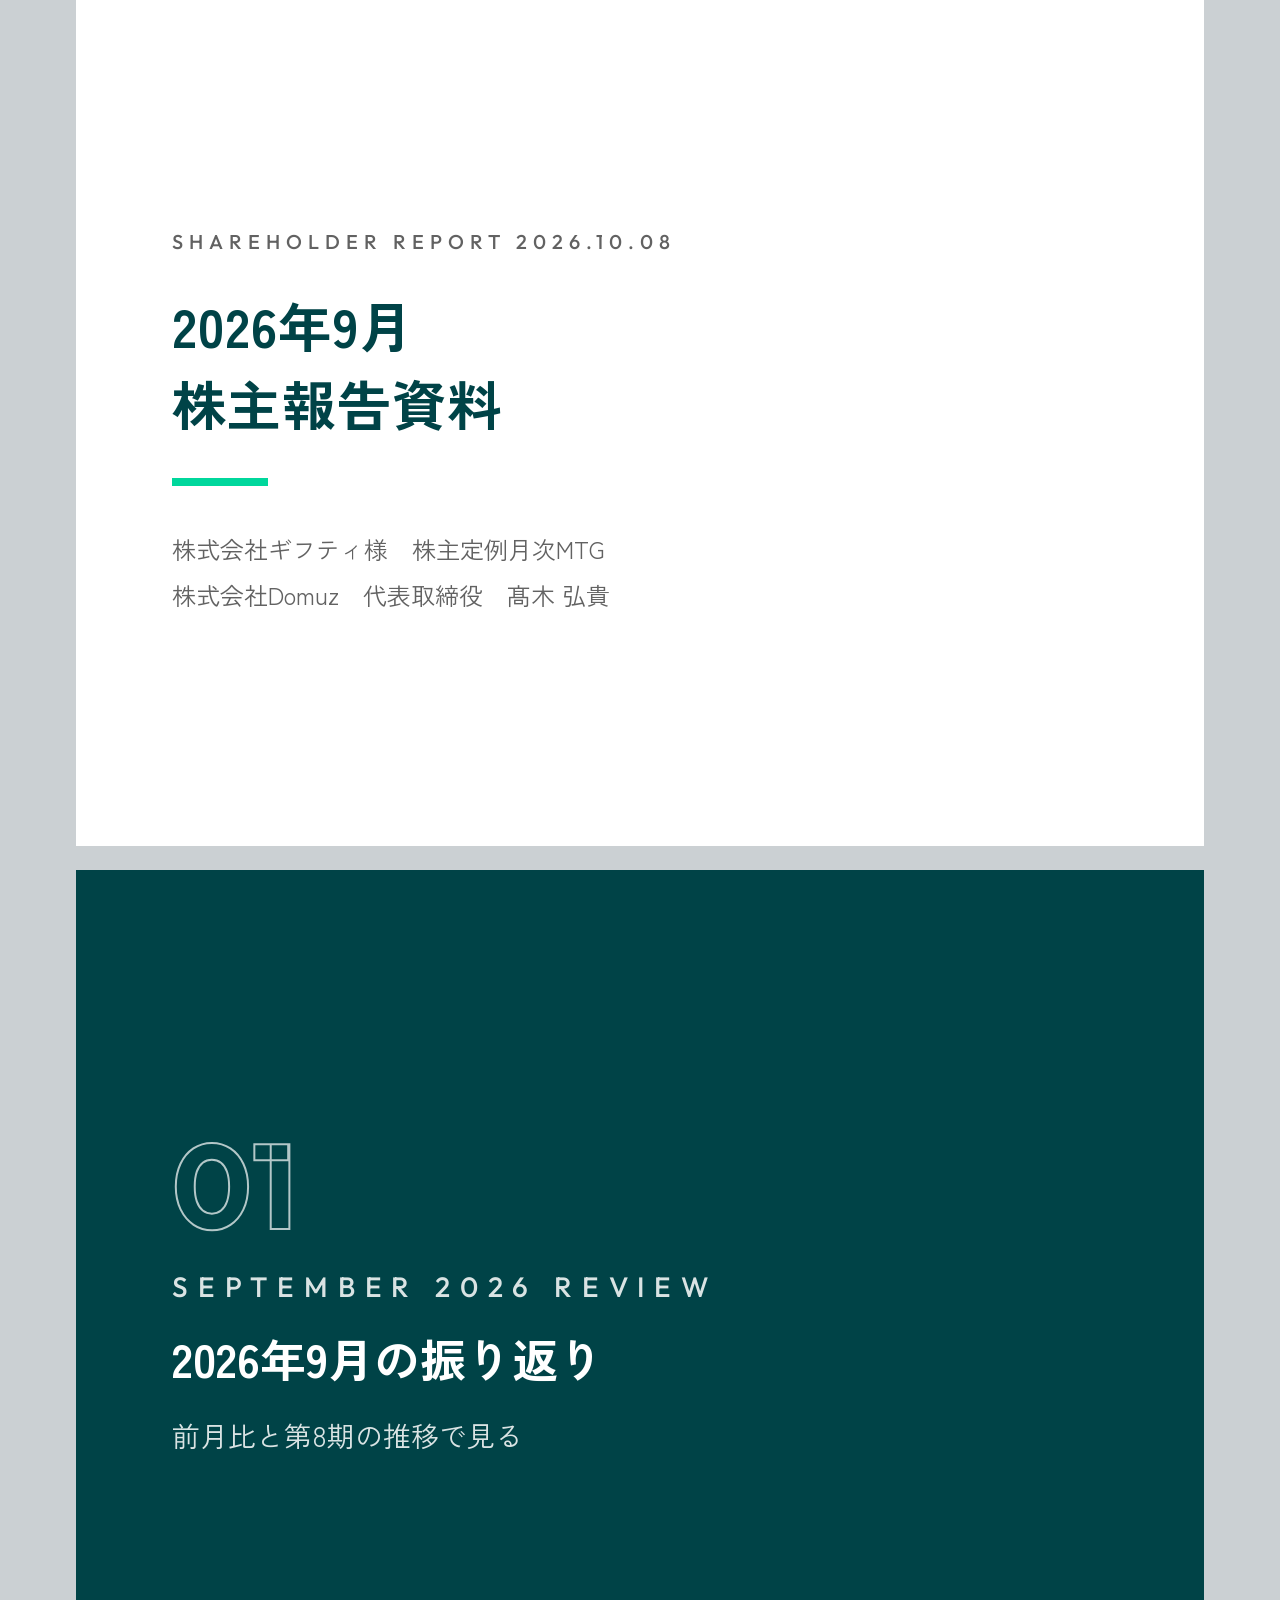
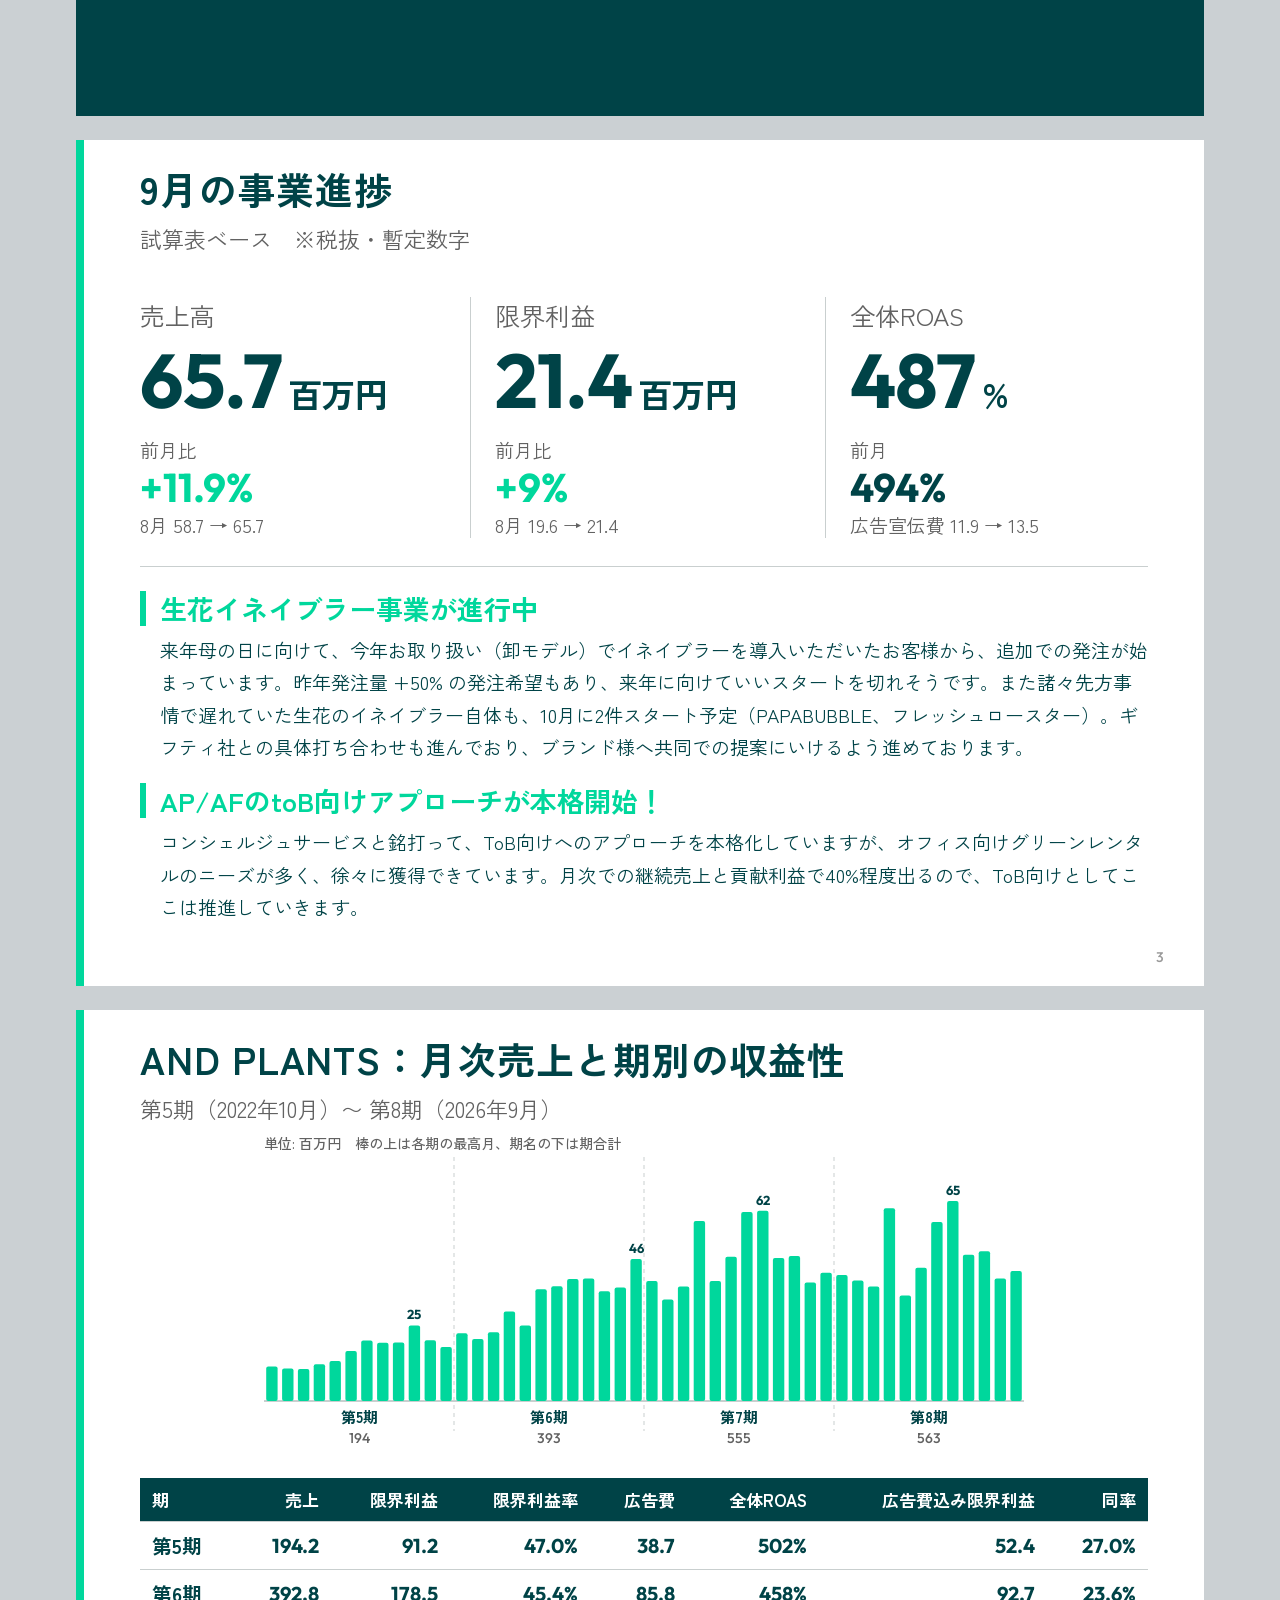
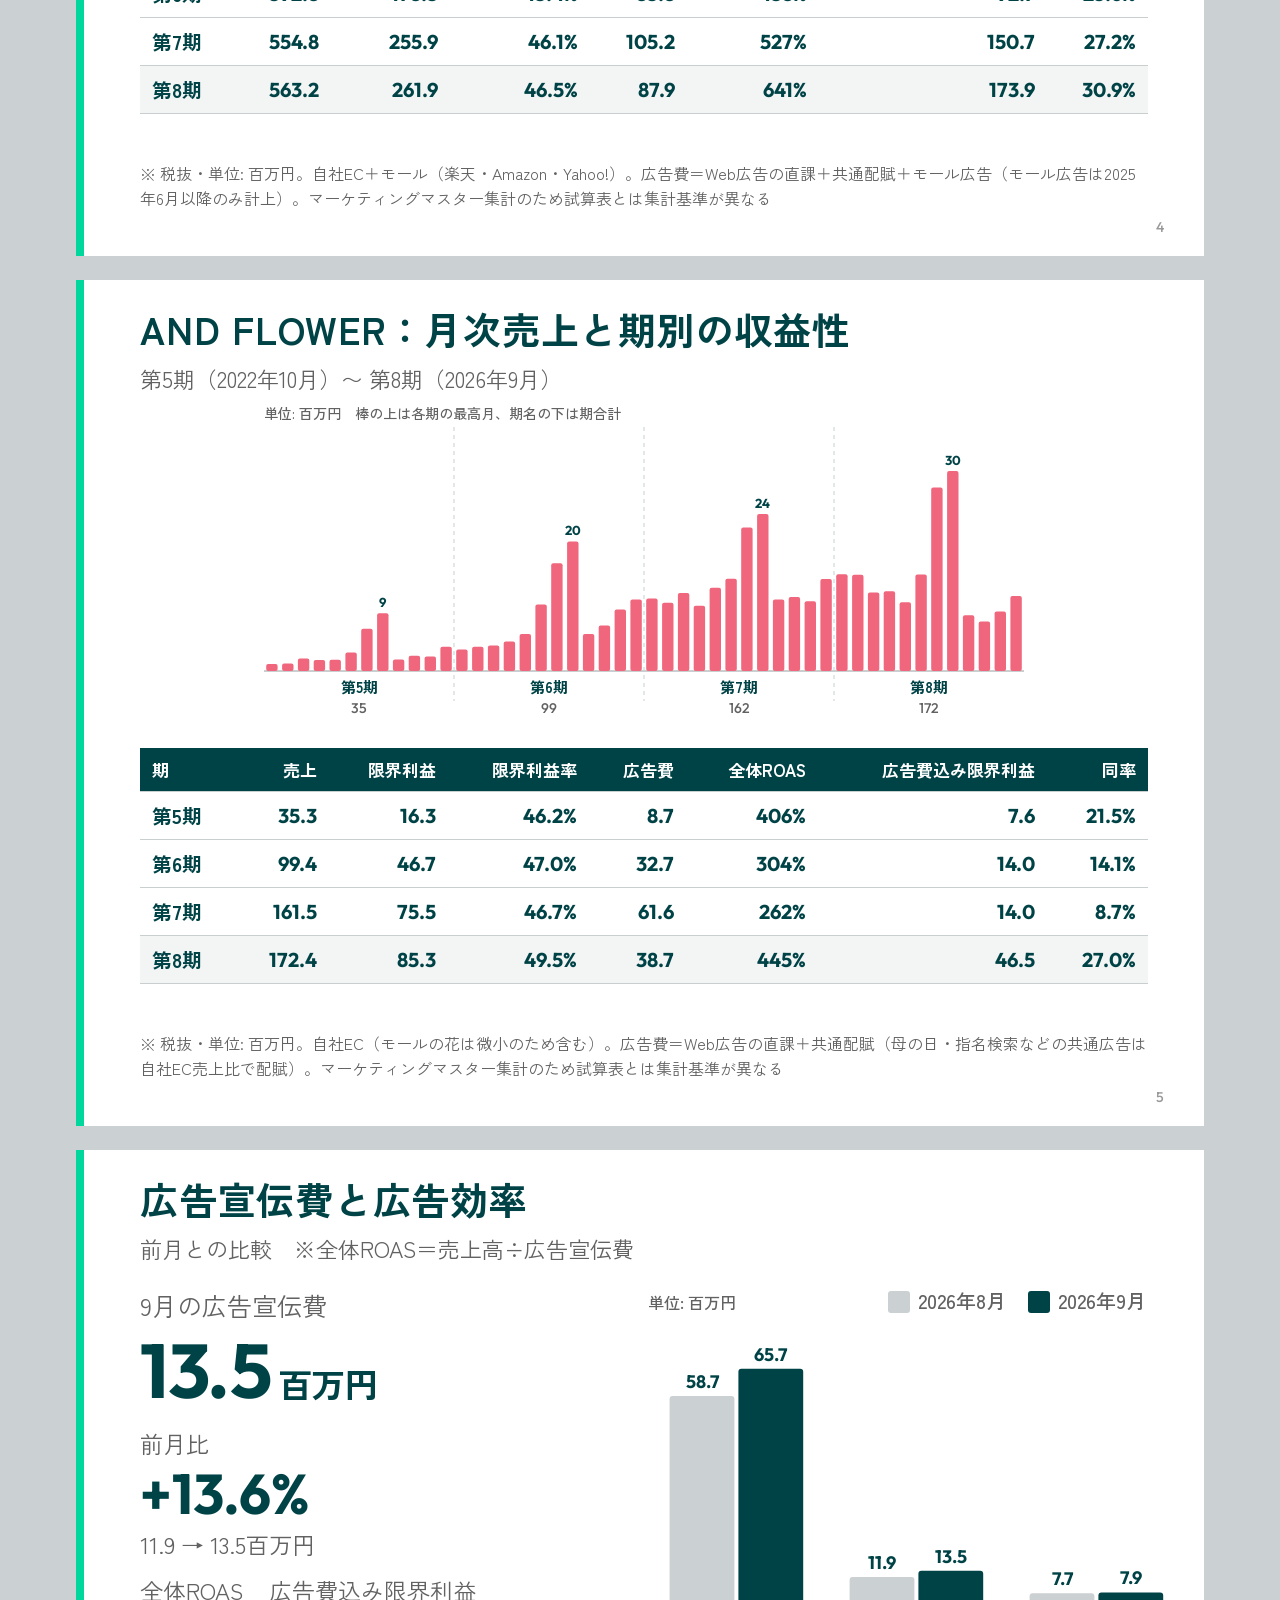
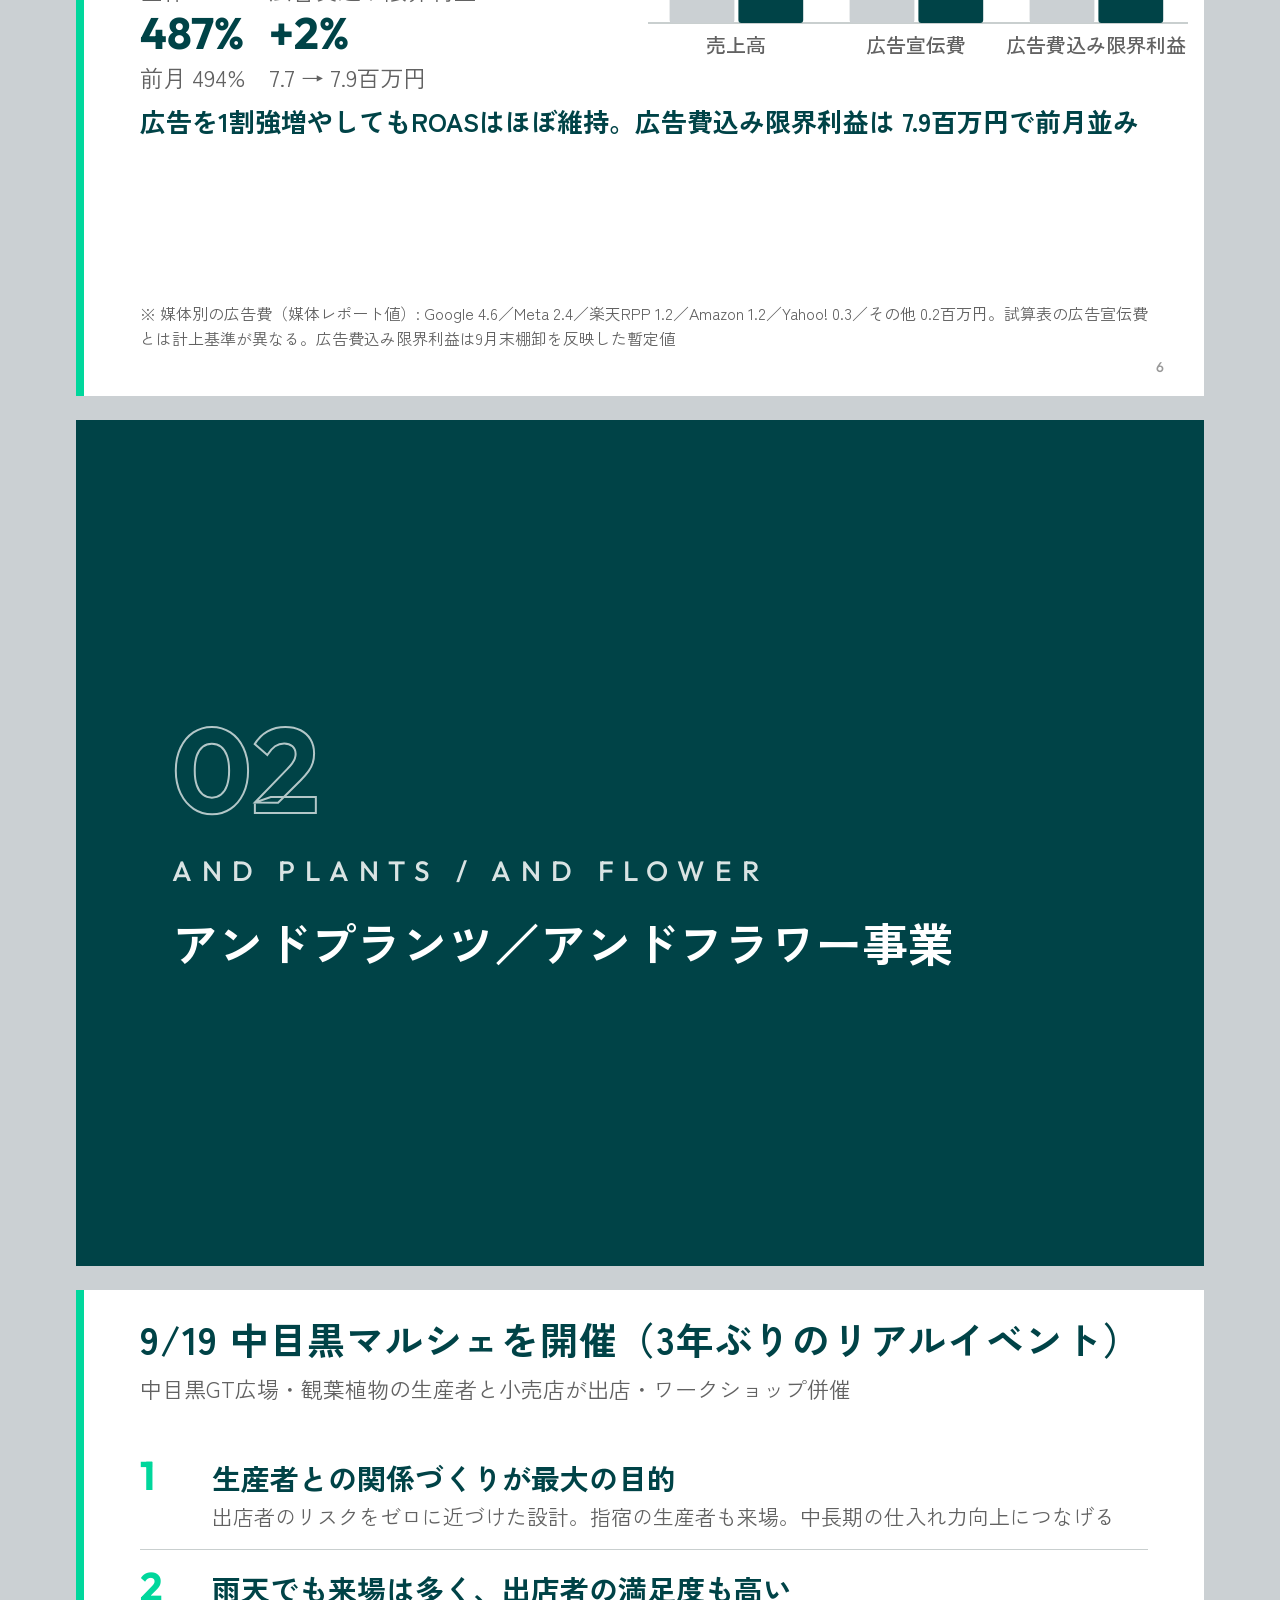
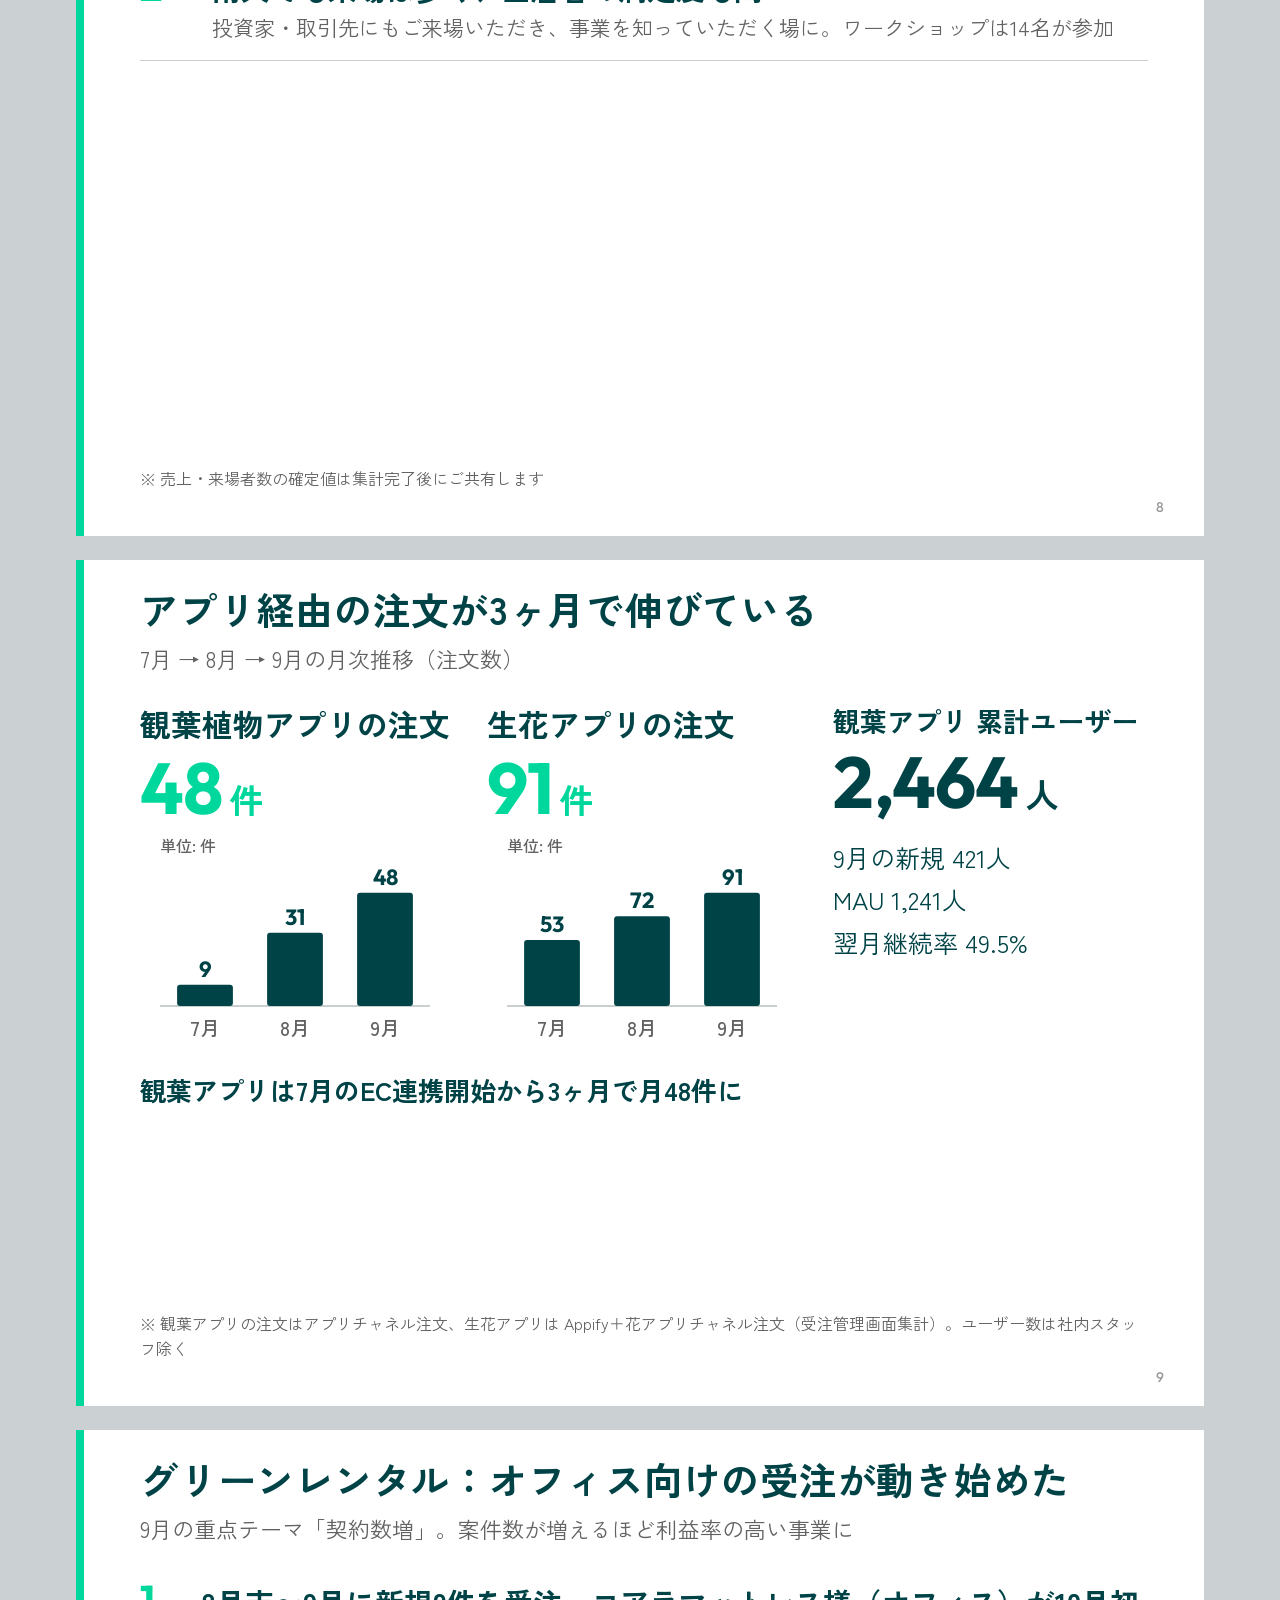
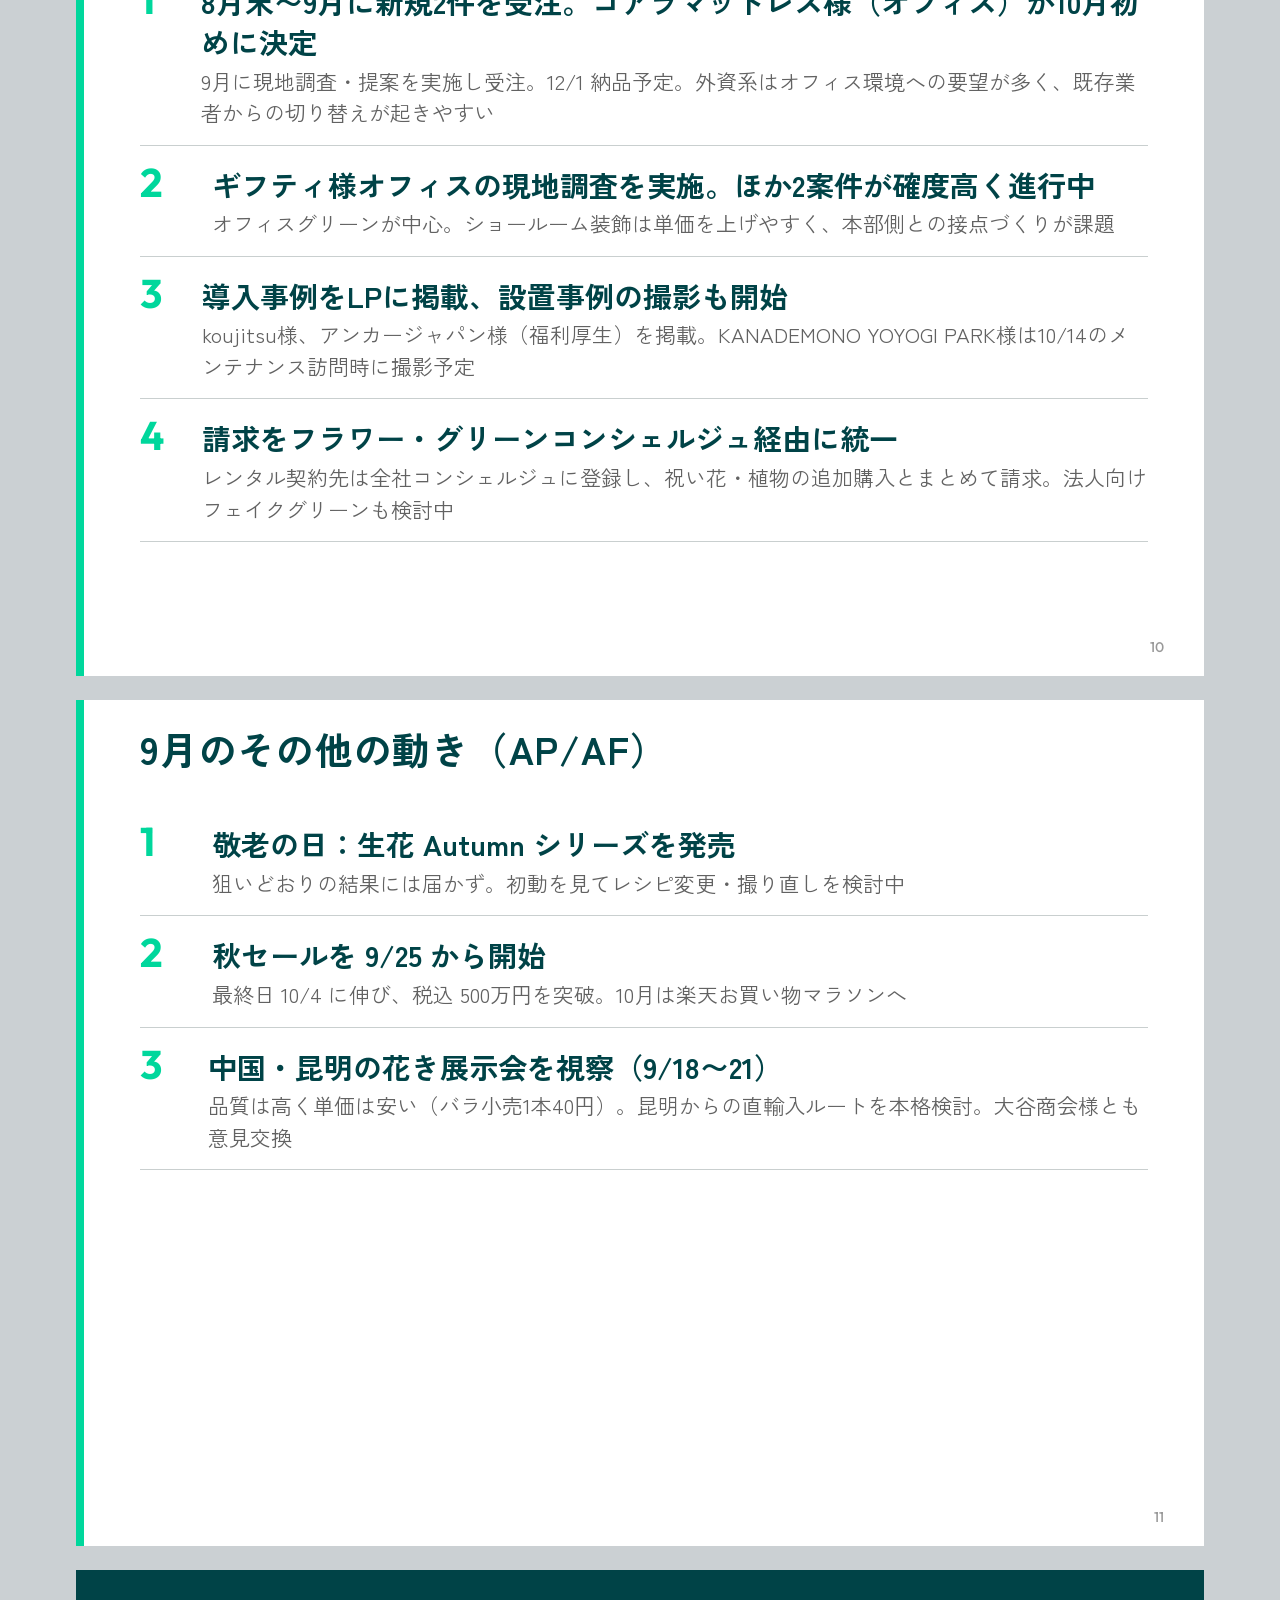
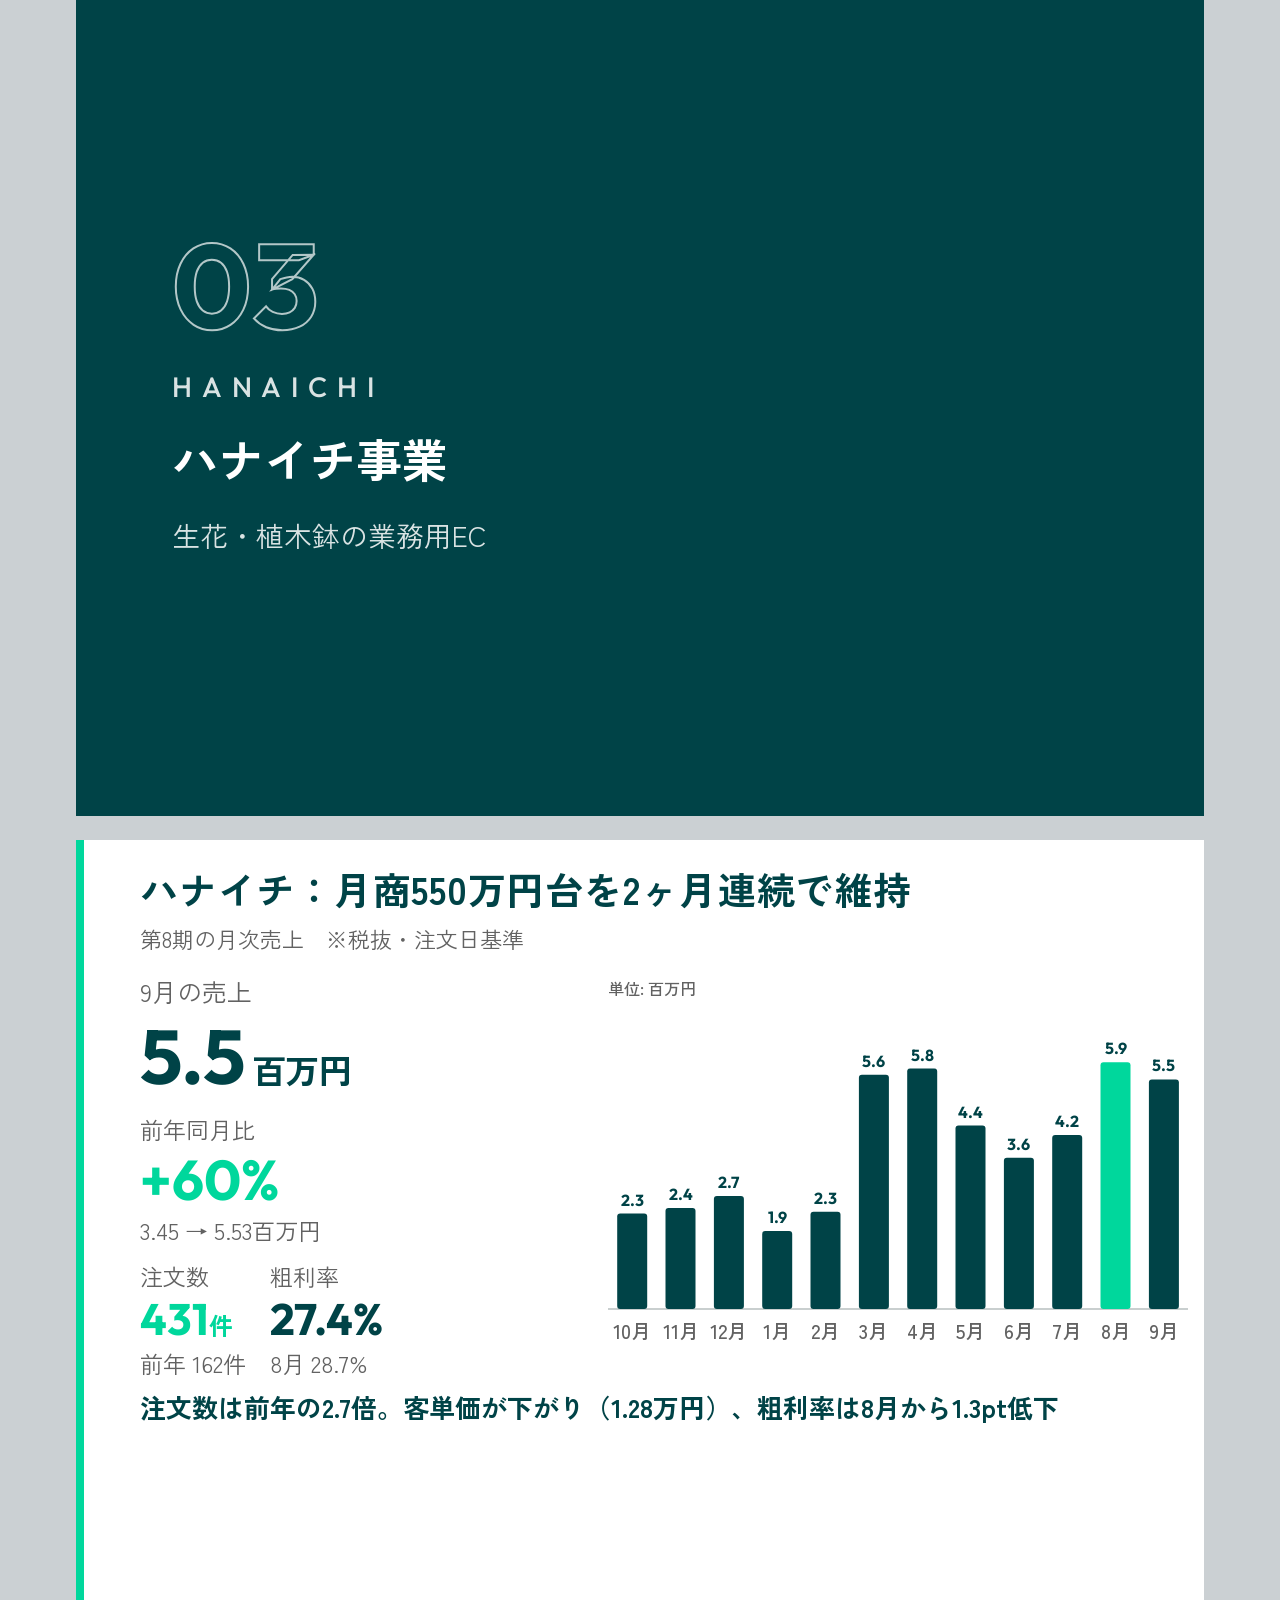
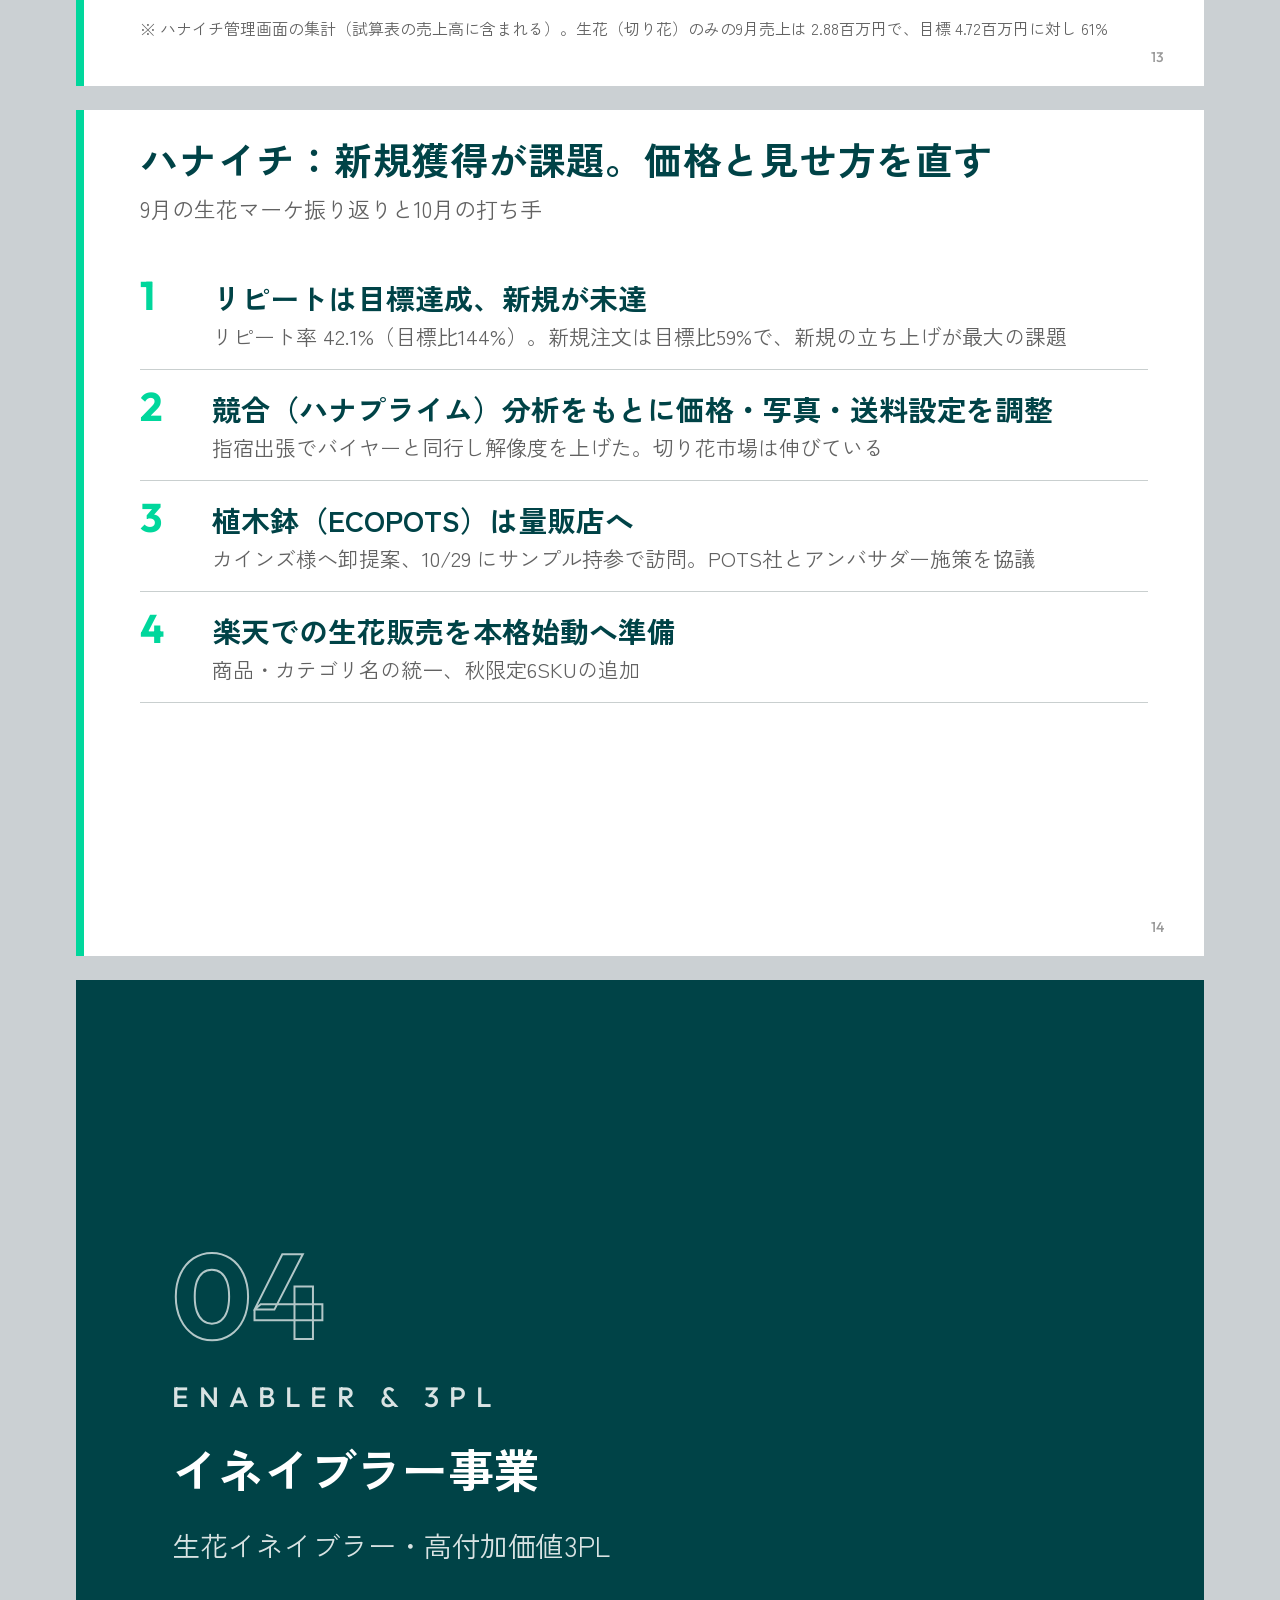
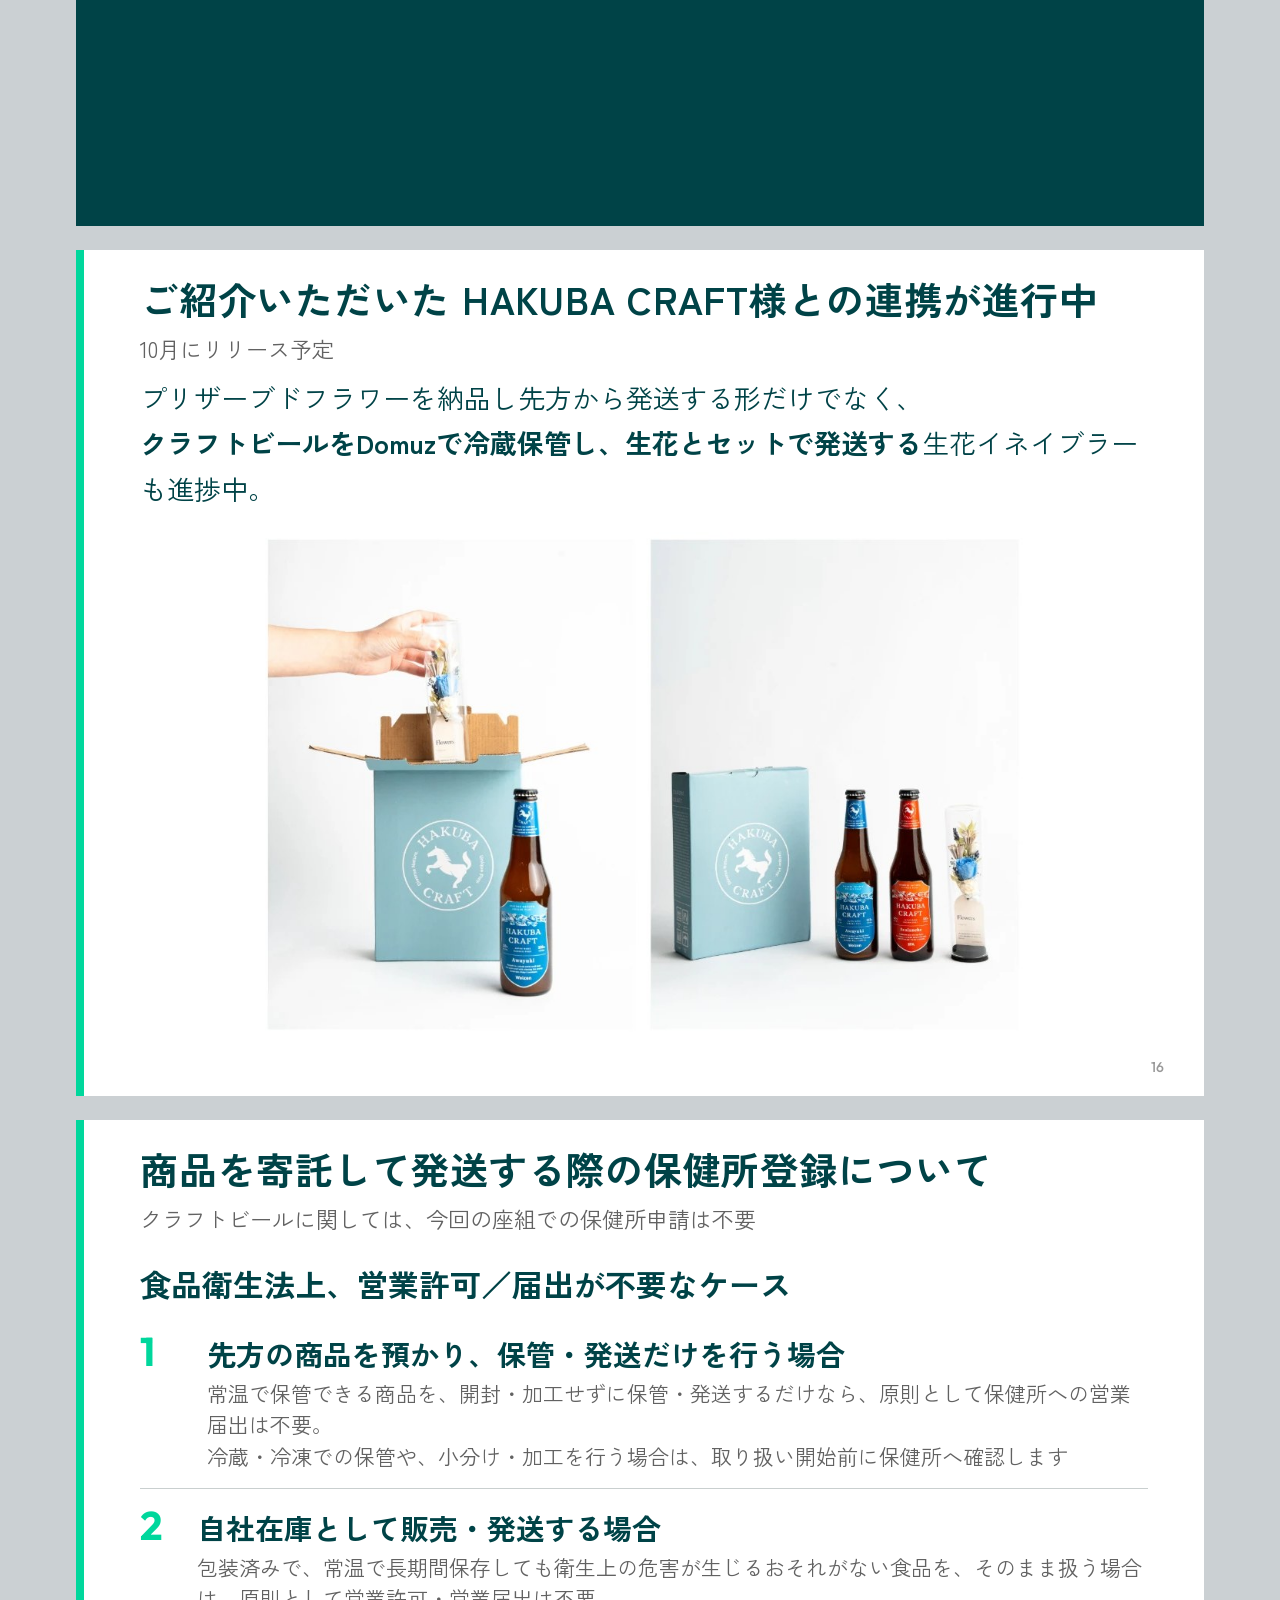
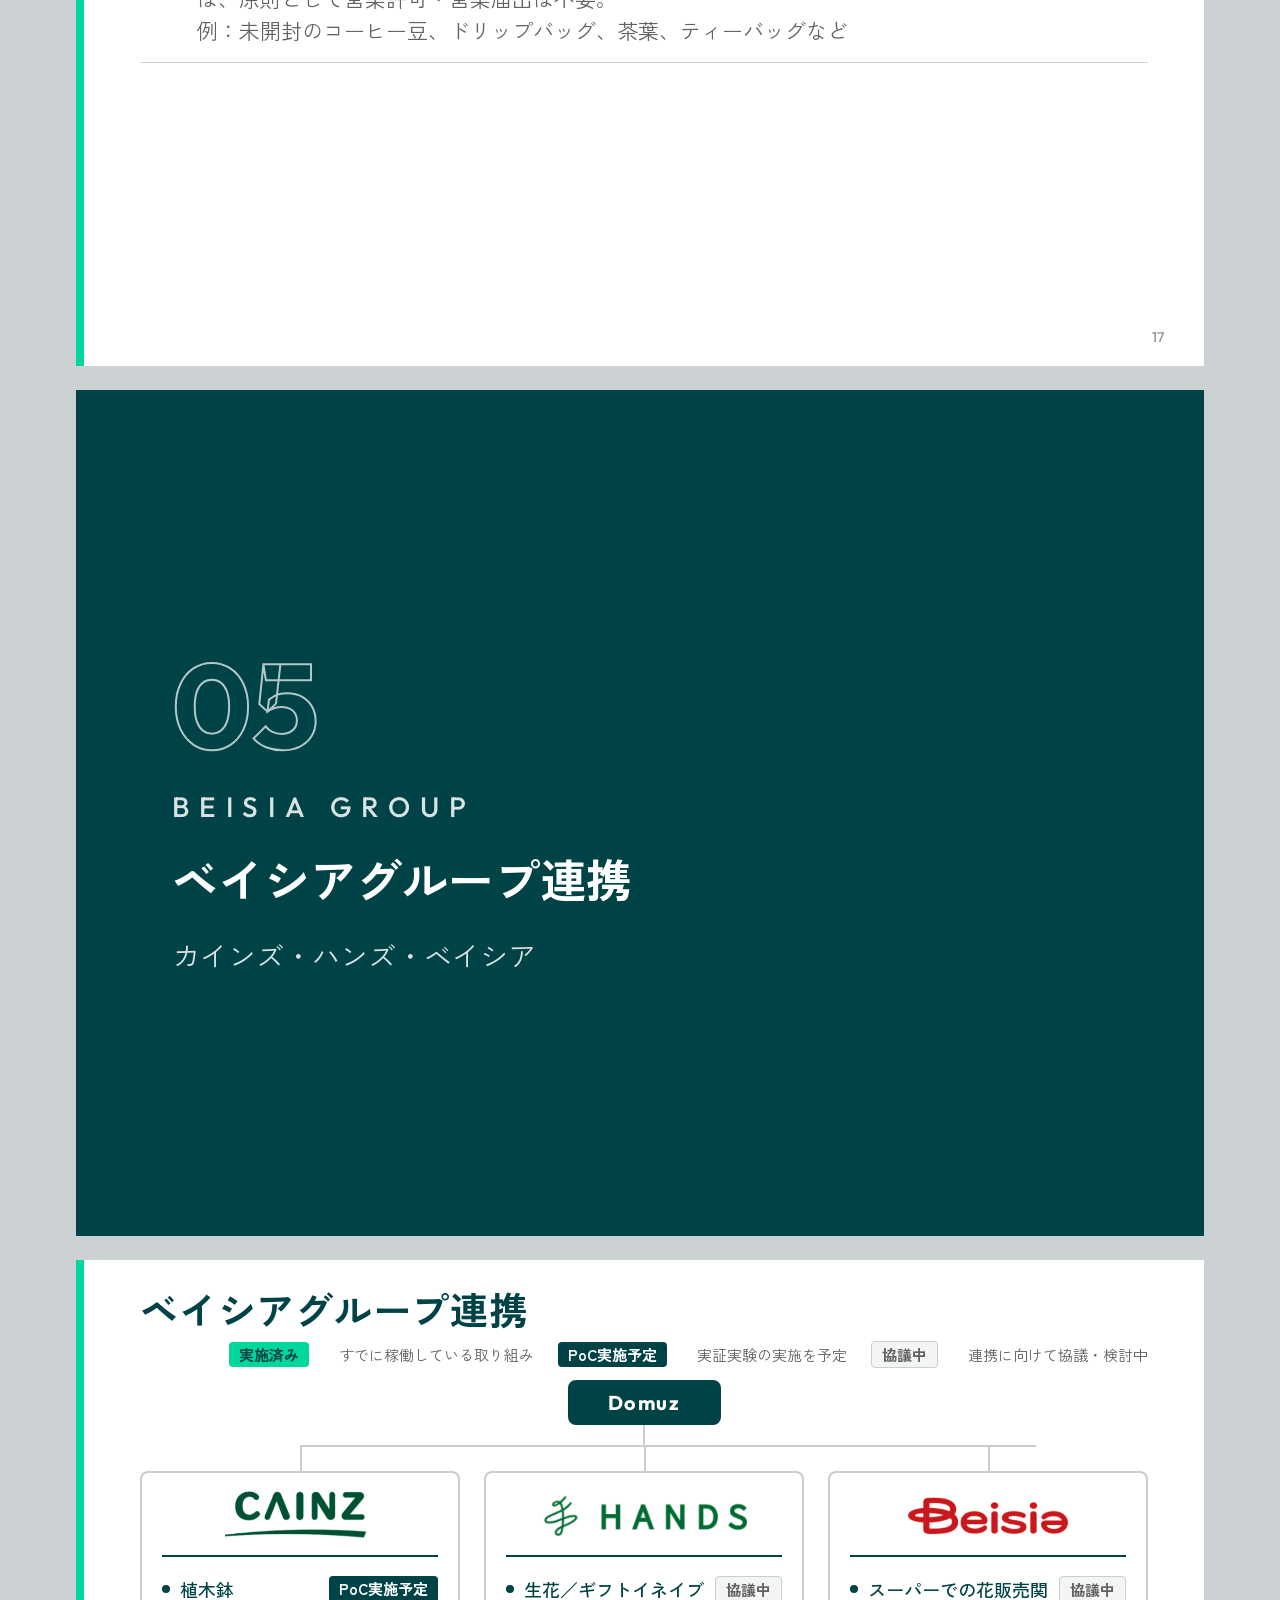
<file: shareholder-2026-09/output/20261008_ギフティ様_株主報告_2026年9月.html>
<!DOCTYPE html>
<html lang="ja">
<head>
<meta charset="UTF-8">
<title>20261008_ギフティ様_株主報告_2026年9月</title>
<!--
  Domuz デザインシステム v2 — 発表スライド雛形（社内発表・合宿・締め会・経営MTG）
  ・提案資料には使わない（提案資料は proposal.template.html）
  ・4:3 1128×846px。プロジェクター投影前提。1 <section class="page"> = 1スライド = 1メッセージ
  ・文字: タイトル38px／大数字76〜85px／比較値44〜56px／主張文46px／本文25〜31px。15px未満は注記のみ
  ・グラフは presentation_charts.py でSVG生成して貼る。色はCSS変数のみ
  ・PDF: Chrome --headless=new --print-to-pdf（domuz_design_system.md §8-2）
-->
<link rel="preconnect" href="https://fonts.googleapis.com">
<link href="https://fonts.googleapis.com/css2?family=Outfit:wght@400;600;700&family=Zen+Kaku+Gothic+New:wght@400;500;700&display=swap" rel="stylesheet">
<style>
  /* ========== 0. トークン（Figma準拠＋発表スライド拡張。変更禁止） ========== */
  :root {
    --brand-primary: #004347;
    --brand-secondary: #00D79C;
    --brand-tertiary: #FFFF79;
    --brand-flower: #EF667D; /* AND FLOWER（締め会デッキ準拠） */
    --text-primary: #004347;
    --text-secondary: #626262;
    --text-strong: #E16464;
    --text-alert: #CC0033;
    --text-on-fill: #FFFFFF;
    --text-muted: #999999;
    --bg-white: #FFFFFF;
    --bg-light: #F3F4F4;
    --bg-gray: #CBD0D3;
    --bg-dull-green: #7A9B9B;
    --bg-moss: #004347;
    --border-light: #C9CFCF;
    --font-en: "Outfit", "Century Gothic Pro", "Futura", sans-serif;
    --font-ja: "Zen Kaku Gothic New", "Hiragino Sans", "Hiragino Kaku Gothic ProN", sans-serif;
  }
  * { margin: 0; padding: 0; box-sizing: border-box; }
  @page { size: 1128px 846px; margin: 0; }
  html, body { font-family: var(--font-ja); color: var(--text-primary); background: var(--bg-gray); font-weight: 500; }
  @media print { html, body { background: var(--bg-white); } }
  .en { font-family: var(--font-en); }
  .page { width: 1128px; height: 846px; position: relative; overflow: hidden; background: var(--bg-white); padding: 24px 56px 40px 64px; margin: 0 auto 24px; page-break-after: always; break-after: page; }
  @media print { .page { margin: 0; } .page:last-child { page-break-after: auto; } }
  .page::before { content: ""; position: absolute; left: 0; top: 0; bottom: 0; width: 8px; background: var(--brand-secondary); }
  .page.cover::before, .page.sec::before { content: none; }
  .pn { position: absolute; right: 40px; bottom: 20px; font-family: var(--font-en); font-size: 14px; color: var(--text-muted); }

  /* タイトル（24pt≒38px） */
  h1 { font-size: 38px; font-weight: 700; line-height: 1.3; letter-spacing: 0.02em; margin-bottom: 8px; }
  .cap { font-size: 22px; color: var(--text-secondary); font-weight: 400; line-height: 1.6; }
  .hr { height: 1px; background: var(--border-light); margin: 32px 0; }

  /* 数字（54pt≒85px／36pt≒56px／15pt≒24px） */
  .lbl { font-size: 25px; color: var(--text-secondary); font-weight: 400; margin-bottom: 4px; }
  .big { font-family: var(--font-en); font-size: 85px; font-weight: 700; line-height: 1.15; letter-spacing: -0.01em; }
  .big small { font-family: var(--font-ja); font-size: 34px; font-weight: 700; margin-left: 6px; }
  .big.pos { color: var(--brand-secondary); }
  .big.neg { color: var(--text-strong); }
  .yoys { display: flex; gap: 40px; margin-top: 20px; }
  .yoy { min-width: 280px; }
  .yoy .yl { font-size: 23px; color: var(--text-secondary); font-weight: 400; }
  .yoy .yv { font-family: var(--font-en); font-size: 56px; font-weight: 700; line-height: 1.2; }
  .yoy .yv.pos { color: var(--brand-secondary); }
  .yoy .yv.neg { color: var(--text-strong); }
  .yoy .yn { font-size: 23px; color: var(--text-secondary); font-weight: 400; }
  .line { font-size: 26px; font-weight: 700; margin-top: 24px; }

  /* 主張文（30pt≒47px）・本文（20pt≒31px／16pt≒25px） */
  .stmt { font-size: 46px; font-weight: 700; line-height: 1.55; letter-spacing: 0.02em; }
  .stmt.g { color: var(--brand-secondary); }
  .stmt .g { color: var(--brand-secondary); }
  .stmt .r { color: var(--text-strong); }
  .sub { font-size: 31px; font-weight: 700; line-height: 1.5; }
  .body { font-size: 31px; font-weight: 400; line-height: 1.7; }
  .body b { font-weight: 700; }
  .small { font-size: 25px; font-weight: 400; line-height: 1.7; color: var(--text-primary); }
  .note { position: absolute; left: 64px; right: 56px; bottom: 44px; font-size: 16px; color: var(--text-secondary); font-weight: 400; line-height: 1.6; }
  .arrow { color: var(--brand-secondary); font-family: var(--font-en); }
  .two { display: flex; gap: 48px; }
  .two > div { flex: 1; min-width: 0; }
  .vcenter { display: flex; flex-direction: column; justify-content: center; height: 100%; padding-bottom: 40px; }
  .mt { margin-top: 32px; } .mt2 { margin-top: 56px; }

  /* 表紙・章 */
  .cover { padding: 0 96px; display: flex; flex-direction: column; justify-content: center; }
  .cover .eyebrow { font-family: var(--font-en); font-size: 20px; letter-spacing: 0.3em; color: var(--text-secondary); margin-bottom: 32px; }
  .cover h1 { font-size: 54px; line-height: 1.45; margin-bottom: 28px; }
  .cover .rule { width: 96px; height: 8px; background: var(--brand-secondary); margin: 8px 0 40px; }
  .cover .meta { font-size: 24px; color: var(--text-secondary); font-weight: 400; line-height: 1.9; }
  .sec { background: var(--bg-moss); color: var(--text-on-fill); display: flex; flex-direction: column; justify-content: center; padding: 0 96px; }
  .sec .num { font-family: var(--font-en); font-size: 120px; font-weight: 700; line-height: 1; color: transparent; -webkit-text-stroke: 2px rgba(255,255,255,0.7); margin-bottom: 24px; }
  .sec .en-t { font-family: var(--font-en); font-size: 28px; letter-spacing: 0.35em; text-transform: uppercase; opacity: 0.85; margin-bottom: 20px; }
  .sec .ja-t { font-size: 46px; font-weight: 700; line-height: 1.5; }

  /* タイムライン */
  .tl { display: flex; margin-top: 48px; }
  .tl > div { flex: 1; position: relative; padding-top: 40px; margin-right: 12px; }
  .tl > div:last-child { margin-right: 0; }
  .tl > div::before { content: ""; position: absolute; top: 8px; left: 0; width: 20px; height: 20px; border-radius: 50%; background: var(--brand-primary); }
  .tl > div::after { content: ""; position: absolute; top: 17px; left: 28px; right: -6px; height: 3px; background: var(--border-light); }
  .tl > div:last-child::after { content: none; }
  .tl > div.goal::before { background: var(--brand-secondary); }
  .tl .d { font-family: var(--font-en); font-size: 28px; font-weight: 700; margin-bottom: 8px; }
  .tl .l { font-size: 22px; font-weight: 700; line-height: 1.5; }

  /* 5つの足 */
  .five { display: flex; gap: 24px; margin-top: 40px; }
  .five div { flex: 1; min-width: 0; }
  .five .n { font-family: var(--font-en); font-size: 64px; font-weight: 700; line-height: 1.1; color: var(--brand-secondary); }
  .five .n small { font-family: var(--font-ja); font-size: 26px; margin-left: 2px; }
  .five .t { font-size: 23px; font-weight: 700; margin: 6px 0 8px; line-height: 1.4; min-height: 64px; }
  .five .f { font-size: 19px; color: var(--text-secondary); font-weight: 400; margin-top: 6px; line-height: 1.5; }

  /* 事業地図 */
  .map-new { display: flex; gap: 20px; }
  .map-new div { flex: 1; border: 2px solid var(--border-light); border-radius: 8px; padding: 22px 12px; text-align: center; font-size: 25px; font-weight: 700; }
  .map-arw { text-align: center; font-family: var(--font-en); font-size: 40px; color: var(--brand-secondary); line-height: 1; padding: 20px 0; }
  .map-base { background: var(--bg-moss); color: var(--text-on-fill); border-radius: 8px; padding: 36px 40px; text-align: center; }
  .map-base .n { font-size: 40px; font-weight: 700; letter-spacing: 0.04em; }
  .map-base .s { font-size: 22px; opacity: 0.9; margin-top: 8px; font-weight: 400; }

  /* 表（3指標） */
  table { width: 100%; border-collapse: collapse; margin-top: 24px; }
  th, td { padding: 22px 20px; font-size: 28px; border-bottom: 1px solid var(--border-light); text-align: left; }
  th { font-size: 22px; color: var(--text-secondary); font-weight: 400; }
  td.n { font-family: var(--font-en); font-size: 48px; font-weight: 700; text-align: right; }
  td.n small { font-family: var(--font-ja); font-size: 24px; margin-left: 4px; }
  td.n.pos { color: var(--brand-secondary); }
  td.n.r { color: var(--text-strong); }

  /* 3本柱・フロー */
  .pillars .p { display: flex; align-items: baseline; gap: 24px; padding: 22px 0; border-bottom: 1px solid var(--border-light); }
  .pillars .p .i { font-family: var(--font-en); font-size: 48px; font-weight: 700; color: var(--brand-secondary); width: 56px; line-height: 1; }
  .pillars .p .t { font-size: 34px; font-weight: 700; line-height: 1.4; }
  .pillars .p .s { font-size: 22px; color: var(--text-secondary); font-weight: 400; margin-top: 6px; line-height: 1.5; }
  .flow { display: flex; align-items: center; gap: 20px; margin-top: 48px; }
  .flow .st { flex: 1; text-align: center; }
  .flow .st .k { font-family: var(--font-en); font-size: 18px; letter-spacing: 0.2em; color: var(--text-secondary); margin-bottom: 10px; }
  .flow .st .t { font-size: 34px; font-weight: 700; }
  .flow .st .s { font-size: 21px; color: var(--text-secondary); font-weight: 400; margin-top: 10px; line-height: 1.6; }
  .flow .a { font-family: var(--font-en); font-size: 36px; color: var(--brand-secondary); }

  /* 余地バー */
  .rb { position: relative; height: 72px; background: var(--bg-light); border-radius: 8px; overflow: hidden; margin-top: 16px; }
  .rb .f { position: absolute; left: 0; top: 0; bottom: 0; background: var(--brand-primary); }
  .rb .f.r { background: var(--text-strong); }
  .rb .cl { position: absolute; left: 20px; top: 50%; transform: translateY(-50%); color: var(--text-on-fill); font-size: 24px; font-weight: 700; white-space: nowrap; }
  .rb .cr { position: absolute; right: 20px; top: 50%; transform: translateY(-50%); font-size: 24px; font-weight: 700; white-space: nowrap; }

  .dots { display: grid; grid-template-columns: repeat(20, 1fr); gap: 6px; width: 520px; margin: 0 auto; }
  .dots i { display: block; aspect-ratio: 1; border-radius: 50%; background: var(--bg-gray); }
  .dots i.r { background: var(--text-strong); }
  .people { display: flex; gap: 14px; margin-top: 32px; }
  .people i { flex: 1; height: 120px; border-radius: 10px; background: var(--bg-light); }
  .people i.on { background: var(--brand-primary); }
  .dist .row { display: flex; align-items: center; gap: 16px; margin-bottom: 14px; }
  .dist .row .k { width: 64px; font-family: var(--font-en); font-size: 24px; font-weight: 700; }
  .dist .row .b { height: 34px; background: var(--brand-primary); border-radius: 4px; }
  .dist .row .b.top { background: var(--brand-secondary); }
  .dist .row .v { font-family: var(--font-en); font-size: 22px; font-weight: 700; margin-left: 4px; white-space: nowrap; }
  /* レビュー */
  .rv-h { display: flex; align-items: center; gap: 16px; margin-bottom: 20px; }
  .rv-h .tag { background: var(--brand-primary); color: var(--text-on-fill); font-size: 18px; font-weight: 700; padding: 6px 16px; border-radius: 4px; }
  .rv-h .tag.alt { background: var(--bg-dull-green); }
  .rv-h .t { font-size: 34px; font-weight: 700; }
  .rv-h .p { font-size: 18px; color: var(--text-secondary); margin-left: auto; font-weight: 400; }
  .rv { font-size: 30px; font-weight: 400; line-height: 1.85; }
  .rv b { font-weight: 700; }
  .stars { display: flex; gap: 32px; margin-top: 40px; }
  .stars div { flex: 1; }
  .stars .n { font-family: var(--font-en); font-size: 72px; font-weight: 700; line-height: 1.1; }
  .stars .n small { font-family: var(--font-ja); font-size: 28px; margin-left: 4px; }
  .stars .n.pos { color: var(--brand-secondary); }
  .stars .l { font-size: 22px; color: var(--text-secondary); font-weight: 400; margin-top: 8px; }
  .key { margin-top: 24px; font-size: 25px; color: var(--text-secondary); font-weight: 400; }

  /* セグメント行（左カラムのAP/AF/モール別YoY） */
  .segrow { display: flex; align-items: baseline; gap: 16px; padding: 10px 0; border-bottom: 1px solid var(--border-light); }
  .segrow i { display: inline-block; width: 18px; height: 18px; border-radius: 3px; }
  .segrow .nm { font-size: 22px; font-weight: 700; width: 160px; white-space: nowrap; }
  .segrow .yv2 { font-family: var(--font-en); font-size: 34px; font-weight: 700; width: 110px; white-space: nowrap; }
  .segrow .yv2.pos { color: var(--brand-secondary); }
  .segrow .fr { font-size: 17px; color: var(--text-secondary); white-space: nowrap; }
</style>
<style>
  /* このデッキだけの最小限の追加（本体 §6-2 の型の範囲内） */
  .kpi3 { display: flex; gap: 32px; margin-top: 40px; }
  .kpi3 > div { flex: 1; min-width: 0; border-left: 1px solid var(--border-light); padding-left: 24px; }
  .kpi3 > div:first-child { border-left: none; padding-left: 0; }
  .kpi3 .yoys { gap: 24px; margin-top: 12px; }
  .kpi3 .yoy { min-width: 0; }
  .kpi3 .yoy .yv { font-size: 40px; }
  .kpi3 .yoy .yl, .kpi3 .yoy .yn { font-size: 19px; }
  ul.li { list-style: none; margin-top: 8px; }
  ul.li li { position: relative; padding-left: 28px; font-size: 25px; font-weight: 400; line-height: 1.6; margin-bottom: 10px; }
  ul.li li::before { content: ""; position: absolute; left: 4px; top: 16px; width: 10px; height: 10px; border-radius: 50%; background: var(--brand-secondary); }
  ul.li li b { font-weight: 700; }
  .pillars.tight .p { padding: 16px 0; }
  .pillars.tight .p .t { font-size: 29px; }
  .pillars.tight .p .s { font-size: 21px; margin-top: 4px; }
  .pillars.tight .p .i { font-size: 40px; width: 48px; }
  .status { display: inline-block; font-size: 17px; font-weight: 700; padding: 2px 12px; border-radius: 4px; margin-left: 12px; vertical-align: middle; color: var(--text-on-fill); background: var(--brand-primary); }
  .status.go { background: var(--brand-secondary); color: var(--text-primary); }
  .status.wait { background: var(--bg-dull-green); }
  .vcenter { height: calc(100% - 64px); }
  .sum { margin-top: 20px; }
  .sum .h { font-size: 27px; font-weight: 700; color: var(--brand-secondary); border-left: 6px solid var(--brand-secondary); padding-left: 14px; line-height: 1.3; margin-bottom: 8px; }
  .sum .b { font-size: 19px; font-weight: 400; line-height: 1.7; padding-left: 20px; }
  table.fy { margin-top: 12px; }
  table.fy th, table.fy td { padding: 9px 12px; font-size: 20px; border-bottom: 1px solid var(--border-light); }
  table.fy th { background: var(--bg-moss); color: var(--text-on-fill); font-size: 17px; font-weight: 700; text-align: right; }
  table.fy th:first-child { text-align: left; }
  table.fy td { font-family: var(--font-en); text-align: right; font-weight: 700; }
  table.fy td:first-child { font-family: var(--font-ja); text-align: left; font-weight: 700; }
  table.fy tr.cur td { background: var(--bg-light); }
  .tag { display: inline-block; font-size: 15px; font-weight: 700; padding: 2px 10px; border-radius: 4px; white-space: nowrap; margin-left: auto; }
  .tag.done { background: var(--brand-secondary); color: var(--text-primary); }
  .tag.poc { background: var(--brand-primary); color: var(--text-on-fill); }
  .tag.talk { background: var(--bg-light); color: var(--text-secondary); border: 1px solid var(--border-light); }
  .legend { display: flex; gap: 24px; justify-content: flex-end; font-size: 15px; color: var(--text-secondary); font-weight: 400; align-items: center; }
  .legend .tag { margin-left: 0; margin-right: 6px; }
  .org { text-align: center; margin-top: 12px; }
  .org .root { display: inline-block; background: var(--bg-moss); color: var(--text-on-fill); font-family: var(--font-en); font-size: 20px; font-weight: 700; padding: 10px 40px; border-radius: 8px; letter-spacing: 0.08em; }
  .org .stem { width: 2px; height: 20px; background: var(--border-light); margin: 0 auto; }
  .org .bar { height: 2px; background: var(--border-light); margin: 0 112px 0 160px; }
  .cos { display: flex; gap: 24px; margin-top: 24px; }
  .cos > div { flex: 1; min-width: 0; border: 2px solid var(--border-light); border-radius: 8px; padding: 20px 20px 16px; position: relative; }
  .cos > div::before { content: ""; position: absolute; top: -26px; left: 50%; width: 2px; height: 24px; background: var(--border-light); }
  .cos .drop { width: 2px; height: 20px; background: var(--border-light); margin: 0 auto; }
  .cos .logo { height: 64px; display: flex; align-items: center; justify-content: center; margin-bottom: 12px; border-bottom: 2px solid var(--brand-primary); padding-bottom: 14px; }
  .cos .logo img { max-height: 56px; max-width: 220px; object-fit: contain; }
  .cos ul, .cainz ul { list-style: none; }
  .cos li, .cainz li { display: flex; align-items: flex-start; gap: 10px; font-size: 18px; line-height: 1.5; padding: 7px 0; border-bottom: 1px solid var(--bg-light); }
  .cos li::before, .cainz li::before { content: ""; flex: 0 0 8px; width: 8px; height: 8px; border-radius: 50%; background: var(--brand-primary); margin-top: 9px; }
  .cos li span.x, .cainz li span.x { flex: 1; }
  .cainz li { font-size: 25px; padding: 14px 0; border-bottom: 1px solid var(--border-light); }
  .cainz li .d { display: block; font-size: 16px; color: var(--text-secondary); font-weight: 400; margin-top: 2px; }
  .cainz li .tag { font-size: 17px; padding: 4px 14px; }
  .pillars.tighter .p { padding: 12px 0; }
  .pillars.tighter .p .t { font-size: 27px; }
  .pillars.tighter .p .s { font-size: 20px; }
</style>
</head>
<body>

<section class="page cover">
  <div class="eyebrow">SHAREHOLDER REPORT 2026.10.08</div>
  <h1>2026年9月<br>株主報告資料</h1>
  <div class="rule"></div>
  <div class="meta">株式会社ギフティ様　株主定例月次MTG<br>株式会社Domuz　代表取締役　髙木 弘貴</div>
</section>

<section class="page sec">
  <div class="num">01</div>
  <div class="en-t">September 2026 Review</div>
  <div class="ja-t">2026年9月の振り返り<br><span style="font-size: 28px; font-weight: 400; opacity: 0.85;">前月比と第8期の推移で見る</span></div>
</section>

<section class="page">
  <h1>9月の事業進捗</h1>
  <div class="cap">試算表ベース　※税抜・暫定数字</div>
  <div class="kpi3">
    <div>
      <div class="lbl">売上高</div>
      <div class="big" style="font-size: 76px;">65.7<small>百万円</small></div>
      <div class="yoys"><div class="yoy"><div class="yl">前月比</div><div class="yv pos">+11.9%</div><div class="yn">8月 58.7 → 65.7</div></div></div>
    </div>
    <div>
      <div class="lbl">限界利益</div>
      <div class="big" style="font-size: 76px;">21.4<small>百万円</small></div>
      <div class="yoys"><div class="yoy"><div class="yl">前月比</div><div class="yv pos">+9%</div><div class="yn">8月 19.6 → 21.4</div></div></div>
    </div>
    <div>
      <div class="lbl">全体ROAS</div>
      <div class="big" style="font-size: 76px;">487<small>%</small></div>
      <div class="yoys"><div class="yoy"><div class="yl">前月</div><div class="yv">494%</div><div class="yn">広告宣伝費 11.9 → 13.5</div></div></div>
    </div>
  </div>
  <div class="hr" style="margin: 28px 0 24px;"></div>
  <div class="sum" style="margin-top: 0;">
    <div class="h">生花イネイブラー事業が進行中</div>
    <div class="b">来年母の日に向けて、今年お取り扱い（卸モデル）でイネイブラーを導入いただいたお客様から、追加での発注が始まっています。昨年発注量 +50% の発注希望もあり、来年に向けていいスタートを切れそうです。また諸々先方事情で遅れていた生花のイネイブラー自体も、10月に2件スタート予定（PAPABUBBLE、フレッシュロースター）。ギフティ社との具体打ち合わせも進んでおり、ブランド様へ共同での提案にいけるよう進めております。</div>
  </div>
  <div class="sum">
    <div class="h">AP/AFのtoB向けアプローチが本格開始！</div>
    <div class="b">コンシェルジュサービスと銘打って、ToB向けへのアプローチを本格化していますが、オフィス向けグリーンレンタルのニーズが多く、徐々に獲得できています。月次での継続売上と貢献利益で40%程度出るので、ToB向けとしてここは推進していきます。</div>
  </div>
  <div class="pn">3</div>
</section>

<section class="page">
  <h1>AND PLANTS：月次売上と期別の収益性</h1>
  <div class="cap">第5期（2022年10月）〜 第8期（2026年9月）</div>
  <div style="margin-top: 4px; width: 760px; margin-left: auto; margin-right: auto;"><svg viewBox="0 0 760 330" width="760" height="330" xmlns="http://www.w3.org/2000/svg"><line x1="0" y1="270" x2="760" y2="270" stroke="var(--border-light)" stroke-width="2"/><rect x="2.2" y="235.6" width="11.4" height="34.4" fill="var(--brand-secondary)" rx="2"/><rect x="18.1" y="237.6" width="11.4" height="32.4" fill="var(--brand-secondary)" rx="2"/><rect x="33.9" y="238.1" width="11.4" height="31.9" fill="var(--brand-secondary)" rx="2"/><rect x="49.7" y="233.3" width="11.4" height="36.7" fill="var(--brand-secondary)" rx="2"/><rect x="65.5" y="229.9" width="11.4" height="40.1" fill="var(--brand-secondary)" rx="2"/><rect x="81.4" y="220.0" width="11.4" height="50.0" fill="var(--brand-secondary)" rx="2"/><rect x="97.2" y="209.6" width="11.4" height="60.4" fill="var(--brand-secondary)" rx="2"/><rect x="113.1" y="211.7" width="11.4" height="58.3" fill="var(--brand-secondary)" rx="2"/><rect x="128.9" y="211.5" width="11.4" height="58.5" fill="var(--brand-secondary)" rx="2"/><rect x="144.7" y="194.4" width="11.4" height="75.6" fill="var(--brand-secondary)" rx="2"/><rect x="160.6" y="209.2" width="11.4" height="60.8" fill="var(--brand-secondary)" rx="2"/><rect x="176.4" y="215.9" width="11.4" height="54.1" fill="var(--brand-secondary)" rx="2"/><rect x="192.2" y="202.3" width="11.4" height="67.7" fill="var(--brand-secondary)" rx="2"/><rect x="208.1" y="208.0" width="11.4" height="62.0" fill="var(--brand-secondary)" rx="2"/><rect x="223.9" y="201.3" width="11.4" height="68.7" fill="var(--brand-secondary)" rx="2"/><rect x="239.7" y="180.6" width="11.4" height="89.4" fill="var(--brand-secondary)" rx="2"/><rect x="255.6" y="194.6" width="11.4" height="75.4" fill="var(--brand-secondary)" rx="2"/><rect x="271.4" y="158.2" width="11.4" height="111.8" fill="var(--brand-secondary)" rx="2"/><rect x="287.2" y="155.3" width="11.4" height="114.7" fill="var(--brand-secondary)" rx="2"/><rect x="303.1" y="147.9" width="11.4" height="122.1" fill="var(--brand-secondary)" rx="2"/><rect x="318.9" y="147.5" width="11.4" height="122.5" fill="var(--brand-secondary)" rx="2"/><rect x="334.7" y="160.2" width="11.4" height="109.8" fill="var(--brand-secondary)" rx="2"/><rect x="350.6" y="156.5" width="11.4" height="113.5" fill="var(--brand-secondary)" rx="2"/><rect x="366.4" y="128.1" width="11.4" height="141.9" fill="var(--brand-secondary)" rx="2"/><rect x="382.2" y="150.0" width="11.4" height="120.0" fill="var(--brand-secondary)" rx="2"/><rect x="398.1" y="168.5" width="11.4" height="101.5" fill="var(--brand-secondary)" rx="2"/><rect x="413.9" y="155.4" width="11.4" height="114.6" fill="var(--brand-secondary)" rx="2"/><rect x="429.7" y="89.9" width="11.4" height="180.1" fill="var(--brand-secondary)" rx="2"/><rect x="445.6" y="150.1" width="11.4" height="119.9" fill="var(--brand-secondary)" rx="2"/><rect x="461.4" y="125.8" width="11.4" height="144.2" fill="var(--brand-secondary)" rx="2"/><rect x="477.2" y="80.9" width="11.4" height="189.1" fill="var(--brand-secondary)" rx="2"/><rect x="493.1" y="79.8" width="11.4" height="190.2" fill="var(--brand-secondary)" rx="2"/><rect x="508.9" y="127.0" width="11.4" height="143.0" fill="var(--brand-secondary)" rx="2"/><rect x="524.7" y="125.1" width="11.4" height="144.9" fill="var(--brand-secondary)" rx="2"/><rect x="540.6" y="151.5" width="11.4" height="118.5" fill="var(--brand-secondary)" rx="2"/><rect x="556.4" y="141.8" width="11.4" height="128.2" fill="var(--brand-secondary)" rx="2"/><rect x="572.2" y="144.0" width="11.4" height="126.0" fill="var(--brand-secondary)" rx="2"/><rect x="588.1" y="149.6" width="11.4" height="120.4" fill="var(--brand-secondary)" rx="2"/><rect x="603.9" y="155.4" width="11.4" height="114.6" fill="var(--brand-secondary)" rx="2"/><rect x="619.7" y="77.3" width="11.4" height="192.7" fill="var(--brand-secondary)" rx="2"/><rect x="635.6" y="164.6" width="11.4" height="105.4" fill="var(--brand-secondary)" rx="2"/><rect x="651.4" y="136.7" width="11.4" height="133.3" fill="var(--brand-secondary)" rx="2"/><rect x="667.2" y="90.9" width="11.4" height="179.1" fill="var(--brand-secondary)" rx="2"/><rect x="683.1" y="70.0" width="11.4" height="200.0" fill="var(--brand-secondary)" rx="2"/><rect x="698.9" y="123.7" width="11.4" height="146.3" fill="var(--brand-secondary)" rx="2"/><rect x="714.7" y="120.3" width="11.4" height="149.7" fill="var(--brand-secondary)" rx="2"/><rect x="730.6" y="147.6" width="11.4" height="122.4" fill="var(--brand-secondary)" rx="2"/><rect x="746.4" y="139.9" width="11.4" height="130.1" fill="var(--brand-secondary)" rx="2"/><text x="95.0" y="292" text-anchor="middle" font-size="15" font-weight="700" fill="var(--brand-primary)" style="font-family:var(--font-ja);">第5期</text><text x="95.0" y="312" text-anchor="middle" font-size="14" fill="var(--text-secondary)" style="font-family:var(--font-en);">194</text><text x="150.4" y="188.4" text-anchor="middle" font-size="13" font-weight="700" fill="var(--brand-primary)" style="font-family:var(--font-en);">25</text><line x1="190.0" y1="26" x2="190.0" y2="300" stroke="var(--border-light)" stroke-width="1" stroke-dasharray="4 4"/><text x="285.0" y="292" text-anchor="middle" font-size="15" font-weight="700" fill="var(--brand-primary)" style="font-family:var(--font-ja);">第6期</text><text x="285.0" y="312" text-anchor="middle" font-size="14" fill="var(--text-secondary)" style="font-family:var(--font-en);">393</text><text x="372.1" y="122.1" text-anchor="middle" font-size="13" font-weight="700" fill="var(--brand-primary)" style="font-family:var(--font-en);">46</text><line x1="380.0" y1="26" x2="380.0" y2="300" stroke="var(--border-light)" stroke-width="1" stroke-dasharray="4 4"/><text x="475.0" y="292" text-anchor="middle" font-size="15" font-weight="700" fill="var(--brand-primary)" style="font-family:var(--font-ja);">第7期</text><text x="475.0" y="312" text-anchor="middle" font-size="14" fill="var(--text-secondary)" style="font-family:var(--font-en);">555</text><text x="498.8" y="73.8" text-anchor="middle" font-size="13" font-weight="700" fill="var(--brand-primary)" style="font-family:var(--font-en);">62</text><line x1="570.0" y1="26" x2="570.0" y2="300" stroke="var(--border-light)" stroke-width="1" stroke-dasharray="4 4"/><text x="665.0" y="292" text-anchor="middle" font-size="15" font-weight="700" fill="var(--brand-primary)" style="font-family:var(--font-ja);">第8期</text><text x="665.0" y="312" text-anchor="middle" font-size="14" fill="var(--text-secondary)" style="font-family:var(--font-en);">563</text><text x="688.8" y="64.0" text-anchor="middle" font-size="13" font-weight="700" fill="var(--brand-primary)" style="font-family:var(--font-en);">65</text><text x="0" y="18" font-size="14" fill="var(--text-secondary)" style="font-family:var(--font-ja);">単位: 百万円　棒の上は各期の最高月、期名の下は期合計</text></svg></div>
  <table class="fy"><tr><th>期</th><th>売上</th><th>限界利益</th><th>限界利益率</th><th>広告費</th><th>全体ROAS</th><th>広告費込み限界利益</th><th>同率</th></tr><tr><td>第5期</td><td>194.2</td><td>91.2</td><td>47.0%</td><td>38.7</td><td>502%</td><td>52.4</td><td>27.0%</td></tr><tr><td>第6期</td><td>392.8</td><td>178.5</td><td>45.4%</td><td>85.8</td><td>458%</td><td>92.7</td><td>23.6%</td></tr><tr><td>第7期</td><td>554.8</td><td>255.9</td><td>46.1%</td><td>105.2</td><td>527%</td><td>150.7</td><td>27.2%</td></tr><tr class="cur"><td>第8期</td><td>563.2</td><td>261.9</td><td>46.5%</td><td>87.9</td><td>641%</td><td>173.9</td><td>30.9%</td></tr></table>
  <div class="note">※ 税抜・単位: 百万円。自社EC＋モール（楽天・Amazon・Yahoo!）。広告費＝Web広告の直課＋共通配賦＋モール広告（モール広告は2025年6月以降のみ計上）。マーケティングマスター集計のため試算表とは集計基準が異なる</div>
  <div class="pn">4</div>
</section>

<section class="page">
  <h1>AND FLOWER：月次売上と期別の収益性</h1>
  <div class="cap">第5期（2022年10月）〜 第8期（2026年9月）</div>
  <div style="margin-top: 4px; width: 760px; margin-left: auto; margin-right: auto;"><svg viewBox="0 0 760 330" width="760" height="330" xmlns="http://www.w3.org/2000/svg"><line x1="0" y1="270" x2="760" y2="270" stroke="var(--border-light)" stroke-width="2"/><rect x="2.2" y="262.9" width="11.4" height="7.1" fill="var(--brand-flower)" rx="2"/><rect x="18.1" y="262.5" width="11.4" height="7.5" fill="var(--brand-flower)" rx="2"/><rect x="33.9" y="257.4" width="11.4" height="12.6" fill="var(--brand-flower)" rx="2"/><rect x="49.7" y="259.0" width="11.4" height="11.0" fill="var(--brand-flower)" rx="2"/><rect x="65.5" y="258.7" width="11.4" height="11.3" fill="var(--brand-flower)" rx="2"/><rect x="81.4" y="251.6" width="11.4" height="18.4" fill="var(--brand-flower)" rx="2"/><rect x="97.2" y="227.8" width="11.4" height="42.2" fill="var(--brand-flower)" rx="2"/><rect x="113.1" y="212.3" width="11.4" height="57.7" fill="var(--brand-flower)" rx="2"/><rect x="128.9" y="258.4" width="11.4" height="11.6" fill="var(--brand-flower)" rx="2"/><rect x="144.7" y="254.7" width="11.4" height="15.3" fill="var(--brand-flower)" rx="2"/><rect x="160.6" y="255.5" width="11.4" height="14.5" fill="var(--brand-flower)" rx="2"/><rect x="176.4" y="245.8" width="11.4" height="24.2" fill="var(--brand-flower)" rx="2"/><rect x="192.2" y="248.5" width="11.4" height="21.5" fill="var(--brand-flower)" rx="2"/><rect x="208.1" y="245.8" width="11.4" height="24.2" fill="var(--brand-flower)" rx="2"/><rect x="223.9" y="244.6" width="11.4" height="25.4" fill="var(--brand-flower)" rx="2"/><rect x="239.7" y="240.5" width="11.4" height="29.5" fill="var(--brand-flower)" rx="2"/><rect x="255.6" y="232.9" width="11.4" height="37.1" fill="var(--brand-flower)" rx="2"/><rect x="271.4" y="203.6" width="11.4" height="66.4" fill="var(--brand-flower)" rx="2"/><rect x="287.2" y="162.3" width="11.4" height="107.7" fill="var(--brand-flower)" rx="2"/><rect x="303.1" y="140.4" width="11.4" height="129.6" fill="var(--brand-flower)" rx="2"/><rect x="318.9" y="233.1" width="11.4" height="36.9" fill="var(--brand-flower)" rx="2"/><rect x="334.7" y="224.4" width="11.4" height="45.6" fill="var(--brand-flower)" rx="2"/><rect x="350.6" y="208.4" width="11.4" height="61.6" fill="var(--brand-flower)" rx="2"/><rect x="366.4" y="198.4" width="11.4" height="71.6" fill="var(--brand-flower)" rx="2"/><rect x="382.2" y="197.6" width="11.4" height="72.4" fill="var(--brand-flower)" rx="2"/><rect x="398.1" y="201.7" width="11.4" height="68.3" fill="var(--brand-flower)" rx="2"/><rect x="413.9" y="192.1" width="11.4" height="77.9" fill="var(--brand-flower)" rx="2"/><rect x="429.7" y="204.7" width="11.4" height="65.3" fill="var(--brand-flower)" rx="2"/><rect x="445.6" y="186.7" width="11.4" height="83.3" fill="var(--brand-flower)" rx="2"/><rect x="461.4" y="177.7" width="11.4" height="92.3" fill="var(--brand-flower)" rx="2"/><rect x="477.2" y="126.4" width="11.4" height="143.6" fill="var(--brand-flower)" rx="2"/><rect x="493.1" y="113.0" width="11.4" height="157.0" fill="var(--brand-flower)" rx="2"/><rect x="508.9" y="198.4" width="11.4" height="71.6" fill="var(--brand-flower)" rx="2"/><rect x="524.7" y="196.0" width="11.4" height="74.0" fill="var(--brand-flower)" rx="2"/><rect x="540.6" y="200.3" width="11.4" height="69.7" fill="var(--brand-flower)" rx="2"/><rect x="556.4" y="177.9" width="11.4" height="92.1" fill="var(--brand-flower)" rx="2"/><rect x="572.2" y="173.2" width="11.4" height="96.8" fill="var(--brand-flower)" rx="2"/><rect x="588.1" y="173.7" width="11.4" height="96.3" fill="var(--brand-flower)" rx="2"/><rect x="603.9" y="191.5" width="11.4" height="78.5" fill="var(--brand-flower)" rx="2"/><rect x="619.7" y="190.3" width="11.4" height="79.7" fill="var(--brand-flower)" rx="2"/><rect x="635.6" y="201.3" width="11.4" height="68.7" fill="var(--brand-flower)" rx="2"/><rect x="651.4" y="173.4" width="11.4" height="96.6" fill="var(--brand-flower)" rx="2"/><rect x="667.2" y="86.5" width="11.4" height="183.5" fill="var(--brand-flower)" rx="2"/><rect x="683.1" y="70.0" width="11.4" height="200.0" fill="var(--brand-flower)" rx="2"/><rect x="698.9" y="214.2" width="11.4" height="55.8" fill="var(--brand-flower)" rx="2"/><rect x="714.7" y="220.6" width="11.4" height="49.4" fill="var(--brand-flower)" rx="2"/><rect x="730.6" y="210.6" width="11.4" height="59.4" fill="var(--brand-flower)" rx="2"/><rect x="746.4" y="195.0" width="11.4" height="75.0" fill="var(--brand-flower)" rx="2"/><text x="95.0" y="292" text-anchor="middle" font-size="15" font-weight="700" fill="var(--brand-primary)" style="font-family:var(--font-ja);">第5期</text><text x="95.0" y="312" text-anchor="middle" font-size="14" fill="var(--text-secondary)" style="font-family:var(--font-en);">35</text><text x="118.8" y="206.3" text-anchor="middle" font-size="13" font-weight="700" fill="var(--brand-primary)" style="font-family:var(--font-en);">9</text><line x1="190.0" y1="26" x2="190.0" y2="300" stroke="var(--border-light)" stroke-width="1" stroke-dasharray="4 4"/><text x="285.0" y="292" text-anchor="middle" font-size="15" font-weight="700" fill="var(--brand-primary)" style="font-family:var(--font-ja);">第6期</text><text x="285.0" y="312" text-anchor="middle" font-size="14" fill="var(--text-secondary)" style="font-family:var(--font-en);">99</text><text x="308.8" y="134.4" text-anchor="middle" font-size="13" font-weight="700" fill="var(--brand-primary)" style="font-family:var(--font-en);">20</text><line x1="380.0" y1="26" x2="380.0" y2="300" stroke="var(--border-light)" stroke-width="1" stroke-dasharray="4 4"/><text x="475.0" y="292" text-anchor="middle" font-size="15" font-weight="700" fill="var(--brand-primary)" style="font-family:var(--font-ja);">第7期</text><text x="475.0" y="312" text-anchor="middle" font-size="14" fill="var(--text-secondary)" style="font-family:var(--font-en);">162</text><text x="498.8" y="107.0" text-anchor="middle" font-size="13" font-weight="700" fill="var(--brand-primary)" style="font-family:var(--font-en);">24</text><line x1="570.0" y1="26" x2="570.0" y2="300" stroke="var(--border-light)" stroke-width="1" stroke-dasharray="4 4"/><text x="665.0" y="292" text-anchor="middle" font-size="15" font-weight="700" fill="var(--brand-primary)" style="font-family:var(--font-ja);">第8期</text><text x="665.0" y="312" text-anchor="middle" font-size="14" fill="var(--text-secondary)" style="font-family:var(--font-en);">172</text><text x="688.8" y="64.0" text-anchor="middle" font-size="13" font-weight="700" fill="var(--brand-primary)" style="font-family:var(--font-en);">30</text><text x="0" y="18" font-size="14" fill="var(--text-secondary)" style="font-family:var(--font-ja);">単位: 百万円　棒の上は各期の最高月、期名の下は期合計</text></svg></div>
  <table class="fy"><tr><th>期</th><th>売上</th><th>限界利益</th><th>限界利益率</th><th>広告費</th><th>全体ROAS</th><th>広告費込み限界利益</th><th>同率</th></tr><tr><td>第5期</td><td>35.3</td><td>16.3</td><td>46.2%</td><td>8.7</td><td>406%</td><td>7.6</td><td>21.5%</td></tr><tr><td>第6期</td><td>99.4</td><td>46.7</td><td>47.0%</td><td>32.7</td><td>304%</td><td>14.0</td><td>14.1%</td></tr><tr><td>第7期</td><td>161.5</td><td>75.5</td><td>46.7%</td><td>61.6</td><td>262%</td><td>14.0</td><td>8.7%</td></tr><tr class="cur"><td>第8期</td><td>172.4</td><td>85.3</td><td>49.5%</td><td>38.7</td><td>445%</td><td>46.5</td><td>27.0%</td></tr></table>
  <div class="note">※ 税抜・単位: 百万円。自社EC（モールの花は微小のため含む）。広告費＝Web広告の直課＋共通配賦（母の日・指名検索などの共通広告は自社EC売上比で配賦）。マーケティングマスター集計のため試算表とは集計基準が異なる</div>
  <div class="pn">5</div>
</section>

<section class="page">
  <h1>広告宣伝費と広告効率</h1>
  <div class="cap">前月との比較　※全体ROAS＝売上高÷広告宣伝費</div>
  <div class="two" style="margin-top: 20px; align-items: flex-start;">
    <div style="flex: 0 0 440px;">
      <div class="lbl">9月の広告宣伝費</div>
      <div class="big" style="font-size: 76px;">13.5<small>百万円</small></div>
      <div class="yoy" style="margin-top: 12px;"><div class="yl">前月比</div><div class="yv">+13.6%</div><div class="yn">11.9 → 13.5百万円</div></div>
      <div class="yoys" style="margin-top: 12px; gap: 24px;">
        <div class="yoy" style="min-width: 0;"><div class="yl">全体ROAS</div><div class="yv" style="font-size: 44px;">487%</div><div class="yn">前月 494%</div></div>
        <div class="yoy" style="min-width: 0;"><div class="yl">広告費込み限界利益</div><div class="yv" style="font-size: 44px;">+2%</div><div class="yn">7.7 → 7.9百万円</div></div>
      </div>
    </div>
    <div style="flex: 1;"><svg viewBox="0 0 560 380" width="560" height="380" xmlns="http://www.w3.org/2000/svg"><line x1="20" y1="336" x2="560" y2="336" stroke="var(--border-light)" stroke-width="2"/><text x="20" y="22" font-size="16" fill="var(--text-secondary)" style="font-family:var(--font-ja);">単位: 百万円</text><rect x="41.6" y="108.9" width="64.8" height="227.1" fill="var(--bg-gray)" rx="3"/><text x="74.0" y="100.9" text-anchor="middle" font-size="18" font-weight="700" fill="var(--brand-primary)" style="font-family:var(--font-en);">58.7</text><rect x="110.4" y="81.8" width="64.8" height="254.2" fill="var(--brand-primary)" rx="3"/><text x="142.8" y="73.8" text-anchor="middle" font-size="18" font-weight="700" fill="var(--brand-primary)" style="font-family:var(--font-en);">65.7</text><text x="108.4" y="366" text-anchor="middle" font-size="20" fill="var(--text-secondary)" style="font-family:var(--font-ja);">売上高</text><rect x="221.6" y="290.0" width="64.8" height="46.0" fill="var(--bg-gray)" rx="3"/><text x="254.0" y="282.0" text-anchor="middle" font-size="18" font-weight="700" fill="var(--brand-primary)" style="font-family:var(--font-en);">11.9</text><rect x="290.4" y="283.8" width="64.8" height="52.2" fill="var(--brand-primary)" rx="3"/><text x="322.8" y="275.8" text-anchor="middle" font-size="18" font-weight="700" fill="var(--brand-primary)" style="font-family:var(--font-en);">13.5</text><text x="288.4" y="366" text-anchor="middle" font-size="20" fill="var(--text-secondary)" style="font-family:var(--font-ja);">広告宣伝費</text><rect x="401.6" y="306.2" width="64.8" height="29.8" fill="var(--bg-gray)" rx="3"/><text x="434.0" y="298.2" text-anchor="middle" font-size="18" font-weight="700" fill="var(--brand-primary)" style="font-family:var(--font-en);">7.7</text><rect x="470.4" y="305.4" width="64.8" height="30.6" fill="var(--brand-primary)" rx="3"/><text x="502.8" y="297.4" text-anchor="middle" font-size="18" font-weight="700" fill="var(--brand-primary)" style="font-family:var(--font-en);">7.9</text><text x="468.4" y="366" text-anchor="middle" font-size="20" fill="var(--text-secondary)" style="font-family:var(--font-ja);">広告費込み限界利益</text><rect x="260" y="4" width="22" height="22" fill="var(--bg-gray)" rx="3"/><text x="290" y="22" font-size="20" fill="var(--text-secondary)" style="font-family:var(--font-ja);">2026年8月</text><rect x="400" y="4" width="22" height="22" fill="var(--brand-primary)" rx="3"/><text x="430" y="22" font-size="20" fill="var(--text-secondary)" style="font-family:var(--font-ja);">2026年9月</text></svg></div>
  </div>
  <div class="line" style="margin-top: 8px;">広告を1割強増やしてもROASはほぼ維持。広告費込み限界利益は 7.9百万円で前月並み</div>
  <div class="note">※ 媒体別の広告費（媒体レポート値）: Google 4.6／Meta 2.4／楽天RPP 1.2／Amazon 1.2／Yahoo! 0.3／その他 0.2百万円。試算表の広告宣伝費とは計上基準が異なる。広告費込み限界利益は9月末棚卸を反映した暫定値</div>
  <div class="pn">6</div>
</section>

<section class="page sec">
  <div class="num">02</div>
  <div class="en-t">AND PLANTS / AND FLOWER</div>
  <div class="ja-t">アンドプランツ／アンドフラワー事業</div>
</section>

<section class="page">
  <h1>9/19 中目黒マルシェを開催（3年ぶりのリアルイベント）</h1>
  <div class="cap">中目黒GT広場・観葉植物の生産者と小売店が出店・ワークショップ併催</div>
  <div class="pillars tight mt">
    <div class="p"><div class="i">1</div><div><div class="t">生産者との関係づくりが最大の目的</div><div class="s">出店者のリスクをゼロに近づけた設計。指宿の生産者も来場。中長期の仕入れ力向上につなげる</div></div></div>
    <div class="p"><div class="i">2</div><div><div class="t">雨天でも来場は多く、出店者の満足度も高い</div><div class="s">投資家・取引先にもご来場いただき、事業を知っていただく場に。ワークショップは14名が参加</div></div></div>
  </div>
  <div class="note">※ 売上・来場者数の確定値は集計完了後にご共有します</div>
  <div class="pn">8</div>
</section>

<section class="page">
  <h1>アプリ経由の注文が3ヶ月で伸びている</h1>
  <div class="cap">7月 → 8月 → 9月の月次推移（注文数）</div>
  <div class="two" style="margin-top: 24px; gap: 32px;">
    <div><div class="sub">観葉植物アプリの注文</div><div class="big pos" style="font-size: 72px;">48<small>件</small></div><svg viewBox="0 0 290 220" width="290" height="220" xmlns="http://www.w3.org/2000/svg"><line x1="20" y1="176" x2="290" y2="176" stroke="var(--border-light)" stroke-width="2"/><text x="20" y="22" font-size="16" fill="var(--text-secondary)" style="font-family:var(--font-ja);">単位: 件</text><rect x="37.1" y="154.8" width="55.8" height="21.3" fill="var(--brand-primary)" rx="3"/><text x="65.0" y="146.8" text-anchor="middle" font-size="22" font-weight="700" fill="var(--brand-primary)" style="font-family:var(--font-en);">9</text><text x="65.0" y="206" text-anchor="middle" font-size="20" fill="var(--text-secondary)" style="font-family:var(--font-ja);">7月</text><rect x="127.1" y="102.8" width="55.8" height="73.2" fill="var(--brand-primary)" rx="3"/><text x="155.0" y="94.8" text-anchor="middle" font-size="22" font-weight="700" fill="var(--brand-primary)" style="font-family:var(--font-en);">31</text><text x="155.0" y="206" text-anchor="middle" font-size="20" fill="var(--text-secondary)" style="font-family:var(--font-ja);">8月</text><rect x="217.1" y="62.7" width="55.8" height="113.3" fill="var(--brand-primary)" rx="3"/><text x="245.0" y="54.7" text-anchor="middle" font-size="22" font-weight="700" fill="var(--brand-primary)" style="font-family:var(--font-en);">48</text><text x="245.0" y="206" text-anchor="middle" font-size="20" fill="var(--text-secondary)" style="font-family:var(--font-ja);">9月</text></svg></div>
    <div><div class="sub">生花アプリの注文</div><div class="big pos" style="font-size: 72px;">91<small>件</small></div><svg viewBox="0 0 290 220" width="290" height="220" xmlns="http://www.w3.org/2000/svg"><line x1="20" y1="176" x2="290" y2="176" stroke="var(--border-light)" stroke-width="2"/><text x="20" y="22" font-size="16" fill="var(--text-secondary)" style="font-family:var(--font-ja);">単位: 件</text><rect x="37.1" y="110.0" width="55.8" height="66.0" fill="var(--brand-primary)" rx="3"/><text x="65.0" y="102.0" text-anchor="middle" font-size="22" font-weight="700" fill="var(--brand-primary)" style="font-family:var(--font-en);">53</text><text x="65.0" y="206" text-anchor="middle" font-size="20" fill="var(--text-secondary)" style="font-family:var(--font-ja);">7月</text><rect x="127.1" y="86.3" width="55.8" height="89.7" fill="var(--brand-primary)" rx="3"/><text x="155.0" y="78.3" text-anchor="middle" font-size="22" font-weight="700" fill="var(--brand-primary)" style="font-family:var(--font-en);">72</text><text x="155.0" y="206" text-anchor="middle" font-size="20" fill="var(--text-secondary)" style="font-family:var(--font-ja);">8月</text><rect x="217.1" y="62.7" width="55.8" height="113.3" fill="var(--brand-primary)" rx="3"/><text x="245.0" y="54.7" text-anchor="middle" font-size="22" font-weight="700" fill="var(--brand-primary)" style="font-family:var(--font-en);">91</text><text x="245.0" y="206" text-anchor="middle" font-size="20" fill="var(--text-secondary)" style="font-family:var(--font-ja);">9月</text></svg></div>
    <div><div class="sub" style="font-size: 27px;">観葉アプリ 累計ユーザー</div><div class="big" style="font-size: 72px;">2,464<small>人</small></div><div class="body" style="font-size: 25px; margin-top: 12px;">9月の新規 421人<br>MAU 1,241人<br>翌月継続率 49.5%</div></div>
  </div>
  <div class="line" style="margin-top: 16px;">観葉アプリは7月のEC連携開始から3ヶ月で月48件に</div>
  <div class="note">※ 観葉アプリの注文はアプリチャネル注文、生花アプリは Appify＋花アプリチャネル注文（受注管理画面集計）。ユーザー数は社内スタッフ除く</div>
  <div class="pn">9</div>
</section>

<section class="page">
  <h1>グリーンレンタル：オフィス向けの受注が動き始めた</h1>
  <div class="cap">9月の重点テーマ「契約数増」。案件数が増えるほど利益率の高い事業に</div>
  <div class="pillars tight" style="margin-top: 16px;">
    <div class="p"><div class="i">1</div><div><div class="t">8月末〜9月に新規2件を受注。コアラマットレス様（オフィス）が10月初めに決定</div><div class="s">9月に現地調査・提案を実施し受注。12/1 納品予定。外資系はオフィス環境への要望が多く、既存業者からの切り替えが起きやすい</div></div></div>
    <div class="p"><div class="i">2</div><div><div class="t">ギフティ様オフィスの現地調査を実施。ほか2案件が確度高く進行中</div><div class="s">オフィスグリーンが中心。ショールーム装飾は単価を上げやすく、本部側との接点づくりが課題</div></div></div>
    <div class="p"><div class="i">3</div><div><div class="t">導入事例をLPに掲載、設置事例の撮影も開始</div><div class="s">koujitsu様、アンカージャパン様（福利厚生）を掲載。KANADEMONO YOYOGI PARK様は10/14のメンテナンス訪問時に撮影予定</div></div></div>
    <div class="p"><div class="i">4</div><div><div class="t">請求をフラワー・グリーンコンシェルジュ経由に統一</div><div class="s">レンタル契約先は全社コンシェルジュに登録し、祝い花・植物の追加購入とまとめて請求。法人向けフェイクグリーンも検討中</div></div></div>
  </div>
  <div class="pn">10</div>
</section>

<section class="page">
  <h1>9月のその他の動き（AP/AF）</h1>
  <div class="pillars tight mt">
    <div class="p"><div class="i">1</div><div><div class="t">敬老の日：生花 Autumn シリーズを発売</div><div class="s">狙いどおりの結果には届かず。初動を見てレシピ変更・撮り直しを検討中</div></div></div>
    <div class="p"><div class="i">2</div><div><div class="t">秋セールを 9/25 から開始</div><div class="s">最終日 10/4 に伸び、税込 500万円を突破。10月は楽天お買い物マラソンへ</div></div></div>
    <div class="p"><div class="i">3</div><div><div class="t">中国・昆明の花き展示会を視察（9/18〜21）</div><div class="s">品質は高く単価は安い（バラ小売1本40円）。昆明からの直輸入ルートを本格検討。大谷商会様とも意見交換</div></div></div>
  </div>
  <div class="pn">11</div>
</section>

<section class="page sec">
  <div class="num">03</div>
  <div class="en-t">Hanaichi</div>
  <div class="ja-t">ハナイチ事業<br><span style="font-size: 28px; font-weight: 400; opacity: 0.85;">生花・植木鉢の業務用EC</span></div>
</section>

<section class="page">
  <h1>ハナイチ：月商550万円台を2ヶ月連続で維持</h1>
  <div class="cap">第8期の月次売上　※税抜・注文日基準</div>
  <div class="two" style="margin-top: 16px; align-items: flex-start;">
    <div style="flex: 0 0 400px;">
      <div class="lbl">9月の売上</div>
      <div class="big" style="font-size: 76px;">5.5<small>百万円</small></div>
      <div class="yoy" style="margin-top: 12px;"><div class="yl">前年同月比</div><div class="yv pos">+60%</div><div class="yn">3.45 → 5.53百万円</div></div>
      <div class="yoys" style="margin-top: 12px; gap: 24px;">
        <div class="yoy" style="min-width: 0;"><div class="yl">注文数</div><div class="yv pos" style="font-size: 44px;">431<span style="font-family: var(--font-ja); font-size: 24px;">件</span></div><div class="yn">前年 162件</div></div>
        <div class="yoy" style="min-width: 0;"><div class="yl">粗利率</div><div class="yv" style="font-size: 44px;">27.4%</div><div class="yn">8月 28.7%</div></div>
      </div>
    </div>
    <div style="flex: 1;"><svg viewBox="0 0 600 380" width="600" height="380" xmlns="http://www.w3.org/2000/svg"><line x1="20" y1="336" x2="600" y2="336" stroke="var(--border-light)" stroke-width="2"/><text x="20" y="22" font-size="16" fill="var(--text-secondary)" style="font-family:var(--font-ja);">単位: 百万円</text><rect x="29.2" y="240.5" width="30.0" height="95.5" fill="var(--brand-primary)" rx="3"/><text x="44.2" y="232.5" text-anchor="middle" font-size="16" font-weight="700" fill="var(--brand-primary)" style="font-family:var(--font-en);">2.3</text><text x="44.2" y="366" text-anchor="middle" font-size="20" fill="var(--text-secondary)" style="font-family:var(--font-ja);">10月</text><rect x="77.5" y="235.1" width="30.0" height="100.9" fill="var(--brand-primary)" rx="3"/><text x="92.5" y="227.1" text-anchor="middle" font-size="16" font-weight="700" fill="var(--brand-primary)" style="font-family:var(--font-en);">2.4</text><text x="92.5" y="366" text-anchor="middle" font-size="20" fill="var(--text-secondary)" style="font-family:var(--font-ja);">11月</text><rect x="125.9" y="223.0" width="30.0" height="113.0" fill="var(--brand-primary)" rx="3"/><text x="140.8" y="215.0" text-anchor="middle" font-size="16" font-weight="700" fill="var(--brand-primary)" style="font-family:var(--font-en);">2.7</text><text x="140.8" y="366" text-anchor="middle" font-size="20" fill="var(--text-secondary)" style="font-family:var(--font-ja);">12月</text><rect x="174.2" y="257.9" width="30.0" height="78.1" fill="var(--brand-primary)" rx="3"/><text x="189.2" y="249.9" text-anchor="middle" font-size="16" font-weight="700" fill="var(--brand-primary)" style="font-family:var(--font-en);">1.9</text><text x="189.2" y="366" text-anchor="middle" font-size="20" fill="var(--text-secondary)" style="font-family:var(--font-ja);">1月</text><rect x="222.5" y="238.8" width="30.0" height="97.2" fill="var(--brand-primary)" rx="3"/><text x="237.5" y="230.8" text-anchor="middle" font-size="16" font-weight="700" fill="var(--brand-primary)" style="font-family:var(--font-en);">2.3</text><text x="237.5" y="366" text-anchor="middle" font-size="20" fill="var(--text-secondary)" style="font-family:var(--font-ja);">2月</text><rect x="270.9" y="101.8" width="30.0" height="234.2" fill="var(--brand-primary)" rx="3"/><text x="285.8" y="93.8" text-anchor="middle" font-size="16" font-weight="700" fill="var(--brand-primary)" style="font-family:var(--font-en);">5.6</text><text x="285.8" y="366" text-anchor="middle" font-size="20" fill="var(--text-secondary)" style="font-family:var(--font-ja);">3月</text><rect x="319.2" y="95.6" width="30.0" height="240.4" fill="var(--brand-primary)" rx="3"/><text x="334.2" y="87.6" text-anchor="middle" font-size="16" font-weight="700" fill="var(--brand-primary)" style="font-family:var(--font-en);">5.8</text><text x="334.2" y="366" text-anchor="middle" font-size="20" fill="var(--text-secondary)" style="font-family:var(--font-ja);">4月</text><rect x="367.5" y="152.5" width="30.0" height="183.5" fill="var(--brand-primary)" rx="3"/><text x="382.5" y="144.5" text-anchor="middle" font-size="16" font-weight="700" fill="var(--brand-primary)" style="font-family:var(--font-en);">4.4</text><text x="382.5" y="366" text-anchor="middle" font-size="20" fill="var(--text-secondary)" style="font-family:var(--font-ja);">5月</text><rect x="415.9" y="184.8" width="30.0" height="151.2" fill="var(--brand-primary)" rx="3"/><text x="430.8" y="176.8" text-anchor="middle" font-size="16" font-weight="700" fill="var(--brand-primary)" style="font-family:var(--font-en);">3.6</text><text x="430.8" y="366" text-anchor="middle" font-size="20" fill="var(--text-secondary)" style="font-family:var(--font-ja);">6月</text><rect x="464.2" y="162.0" width="30.0" height="174.0" fill="var(--brand-primary)" rx="3"/><text x="479.2" y="154.0" text-anchor="middle" font-size="16" font-weight="700" fill="var(--brand-primary)" style="font-family:var(--font-en);">4.2</text><text x="479.2" y="366" text-anchor="middle" font-size="20" fill="var(--text-secondary)" style="font-family:var(--font-ja);">7月</text><rect x="512.5" y="89.3" width="30.0" height="246.7" fill="var(--brand-secondary)" rx="3"/><text x="527.5" y="81.3" text-anchor="middle" font-size="16" font-weight="700" fill="var(--brand-primary)" style="font-family:var(--font-en);">5.9</text><text x="527.5" y="366" text-anchor="middle" font-size="20" fill="var(--text-secondary)" style="font-family:var(--font-ja);">8月</text><rect x="560.9" y="106.4" width="30.0" height="229.6" fill="var(--brand-primary)" rx="3"/><text x="575.8" y="98.4" text-anchor="middle" font-size="16" font-weight="700" fill="var(--brand-primary)" style="font-family:var(--font-en);">5.5</text><text x="575.8" y="366" text-anchor="middle" font-size="20" fill="var(--text-secondary)" style="font-family:var(--font-ja);">9月</text></svg></div>
  </div>
  <div class="line" style="margin-top: 8px;">注文数は前年の2.7倍。客単価が下がり（1.28万円）、粗利率は8月から1.3pt低下</div>
  <div class="note">※ ハナイチ管理画面の集計（試算表の売上高に含まれる）。生花（切り花）のみの9月売上は 2.88百万円で、目標 4.72百万円に対し 61%</div>
  <div class="pn">13</div>
</section>

<section class="page">
  <h1>ハナイチ：新規獲得が課題。価格と見せ方を直す</h1>
  <div class="cap">9月の生花マーケ振り返りと10月の打ち手</div>
  <div class="pillars tight mt">
    <div class="p"><div class="i">1</div><div><div class="t">リピートは目標達成、新規が未達</div><div class="s">リピート率 42.1%（目標比144%）。新規注文は目標比59%で、新規の立ち上げが最大の課題</div></div></div>
    <div class="p"><div class="i">2</div><div><div class="t">競合（ハナプライム）分析をもとに価格・写真・送料設定を調整</div><div class="s">指宿出張でバイヤーと同行し解像度を上げた。切り花市場は伸びている</div></div></div>
    <div class="p"><div class="i">3</div><div><div class="t">植木鉢（ECOPOTS）は量販店へ</div><div class="s">カインズ様へ卸提案、10/29 にサンプル持参で訪問。POTS社とアンバサダー施策を協議</div></div></div>
    <div class="p"><div class="i">4</div><div><div class="t">楽天での生花販売を本格始動へ準備</div><div class="s">商品・カテゴリ名の統一、秋限定6SKUの追加</div></div></div>
  </div>
  <div class="pn">14</div>
</section>

<section class="page sec">
  <div class="num">04</div>
  <div class="en-t">Enabler & 3PL</div>
  <div class="ja-t">イネイブラー事業<br><span style="font-size: 28px; font-weight: 400; opacity: 0.85;">生花イネイブラー・高付加価値3PL</span></div>
</section>

<section class="page">
  <h1>ご紹介いただいた HAKUBA CRAFT様との連携が進行中</h1>
  <div class="cap">10月にリリース予定</div>
  <div class="body" style="margin-top: 8px; font-size: 27px;">プリザーブドフラワーを納品し先方から発送する形だけでなく、<br><b>クラフトビールをDomuzで冷蔵保管し、生花とセットで発送する</b>生花イネイブラーも進捗中。</div>
  <div style="margin-top: 20px; text-align: center;"><img src="[data-uri]" alt="HAKUBA CRAFT ギフトセット" style="width: 760px; height: 500px; object-fit: contain; border-radius: 6px;"></div>
  <div class="pn">16</div>
</section>

<section class="page">
  <h1>商品を寄託して発送する際の保健所登録について</h1>
  <div class="cap">クラフトビールに関しては、今回の座組での保健所申請は不要</div>
  <div class="sub" style="margin-top: 24px;">食品衛生法上、営業許可／届出が不要なケース</div>
  <div class="pillars tight" style="margin-top: 8px;">
    <div class="p"><div class="i">1</div><div><div class="t">先方の商品を預かり、保管・発送だけを行う場合</div><div class="s">常温で保管できる商品を、開封・加工せずに保管・発送するだけなら、原則として保健所への営業届出は不要。<br>冷蔵・冷凍での保管や、小分け・加工を行う場合は、取り扱い開始前に保健所へ確認します</div></div></div>
    <div class="p"><div class="i">2</div><div><div class="t">自社在庫として販売・発送する場合</div><div class="s">包装済みで、常温で長期間保存しても衛生上の危害が生じるおそれがない食品を、そのまま扱う場合は、原則として営業許可・営業届出は不要。<br>例：未開封のコーヒー豆、ドリップバッグ、茶葉、ティーバッグなど</div></div></div>
  </div>
  <div class="pn">17</div>
</section>

<section class="page sec">
  <div class="num">05</div>
  <div class="en-t">Beisia Group</div>
  <div class="ja-t">ベイシアグループ連携<br><span style="font-size: 28px; font-weight: 400; opacity: 0.85;">カインズ・ハンズ・ベイシア</span></div>
</section>

<section class="page">
  <h1>ベイシアグループ連携</h1>
  <div class="legend"><span class="tag done">実施済み</span>すでに稼働している取り組み<span class="tag poc">PoC実施予定</span>実証実験の実施を予定<span class="tag talk">協議中</span>連携に向けて協議・検討中</div>
  <div class="org"><div class="root">Domuz</div><div class="stem"></div><div class="bar"></div></div>
  <div class="cos">
    <div>
      <div class="logo"><img src="[data-uri]" alt="CAINZ"></div>
      <ul>
        <li><span class="x">植木鉢（Ecopots）の卸</span><span class="tag poc">PoC実施予定</span></li>
        <li><span class="x">観葉植物産地の調達連携／物流共同化</span><span class="tag poc">PoC実施予定</span></li>
        <li><span class="x">観葉植物ECイネイブラー</span><span class="tag talk">協議中</span></li>
        <li><span class="x">植物パーソナル診断機能／ケアアプリの提供</span><span class="tag talk">協議中</span></li>
      </ul>
    </div>
    <div>
      <div class="logo"><img src="[data-uri]" alt="HANDS"></div>
      <ul>
        <li><span class="x">生花／ギフトイネイブラー機能の提供</span><span class="tag talk">協議中</span></li>
      </ul>
    </div>
    <div>
      <div class="logo"><img src="[data-uri]" alt="Beisia"></div>
      <ul>
        <li><span class="x">スーパーでの花販売関連共同施策</span><span class="tag talk">協議中</span></li>
        <li><span class="x">オンライン（アプリ含む）での生花／植物イネイブラー提供</span><span class="tag done">実施済み</span></li>
      </ul>
    </div>
  </div>
  <div class="small" style="margin-top: 12px; font-size: 20px; line-height: 1.55;">カインズ・ハンズ・ベイシアをはじめとしたベイシアグループ様との連携が進行中です。既にベイシア様とは母の日でベイシアアプリ販売 → スーパーへ配架施策は実施済み。<br>グループ内で特にカインズ様は非常に温度感が高く、生産者からの共同仕入れ、ECのイネイブラー（EC共同物流網）の構築等も視野にご連携を実行予定です。ハンズ様は、観葉イネイブラーよりも、生花イネイブラーが非常に刺さっており、ギフトニーズを取りにいく施策を実施予定。</div>
  <div class="pn">19</div>
</section>

<section class="page">
  <h1>カインズ様とのご連携が進んでいます</h1>
  <div class="cap">植木鉢卸に関しては10月中に具体的な調整を実施予定</div>
  <div class="two" style="margin-top: 16px; align-items: flex-start; gap: 48px;">
    <div style="flex: 0 0 300px; padding-top: 24px;"><img src="[data-uri]" alt="CAINZ" style="width: 260px; object-fit: contain;"></div>
    <div class="cainz" style="flex: 1;">
      <ul>
        <li><span class="x">植木鉢（Ecopots）の卸<span class="d">10/29 に具体の調整予定</span></span><span class="tag poc">PoC実施予定</span></li>
        <li><span class="x">観葉植物ECイネイブラー</span><span class="tag poc">PoC実施予定</span></li>
        <li><span class="x">観葉植物産地の調達連携／物流共同化</span><span class="tag poc">PoC実施予定</span></li>
        <li><span class="x">植物パーソナル診断機能／ケアアプリの提供</span><span class="tag talk">協議中</span></li>
      </ul>
    </div>
  </div>
  <div class="small" style="margin-top: 32px; font-size: 23px; line-height: 1.7;">来年実施予定の花博開催後の観葉植物／ガーデニング需要を、オンラインでも獲得するべくオンラインストアの強化をしたいが、自社で運営＆伸ばすのは、なかなか時間もかかり難しいため、<b>イネイブラー施策をDomuzで受託するべく調整をしています。</b></div>
  <div class="pn">20</div>
</section>

<section class="page sec">
  <div class="num">06</div>
  <div class="en-t">With giftee</div>
  <div class="ja-t">ギフティ様との協業</div>
</section>

<section class="page">
  <h1>giftee.com の花セットギフトは9月に2.7倍</h1>
  <div class="cap">e-Gift 販売実績（缶スイーツ／お茶×季節の花のセット）</div>
  <div class="two" style="margin-top: 20px; align-items: flex-start;">
    <div style="flex: 0 0 420px;">
      <div class="lbl">9月の販売件数</div>
      <div class="big" style="font-size: 76px;">46<small>件</small></div>
      <div class="yoy" style="margin-top: 12px;"><div class="yl">前月比</div><div class="yv pos">2.7倍</div><div class="yn">8月 17件 → 9月 46件</div></div>
      <div class="yoy" style="margin-top: 12px;"><div class="yl">販売額</div><div class="yv" style="font-size: 44px;">27.6<span style="font-family: var(--font-ja); font-size: 24px;">万円</span></div><div class="yn">8月 14.0万円</div></div>
    </div>
    <div style="flex: 1;"><svg viewBox="0 0 560 380" width="560" height="380" xmlns="http://www.w3.org/2000/svg"><line x1="20" y1="336" x2="560" y2="336" stroke="var(--border-light)" stroke-width="2"/><text x="20" y="22" font-size="16" fill="var(--text-secondary)" style="font-family:var(--font-ja);">単位: 万円</text><rect x="54.2" y="210.9" width="111.6" height="125.1" fill="var(--brand-primary)" rx="3"/><text x="110.0" y="202.9" text-anchor="middle" font-size="22" font-weight="700" fill="var(--brand-primary)" style="font-family:var(--font-en);">14.0</text><text x="110.0" y="366" text-anchor="middle" font-size="20" fill="var(--text-secondary)" style="font-family:var(--font-ja);">7月</text><rect x="234.2" y="210.9" width="111.6" height="125.1" fill="var(--brand-primary)" rx="3"/><text x="290.0" y="202.9" text-anchor="middle" font-size="22" font-weight="700" fill="var(--brand-primary)" style="font-family:var(--font-en);">14.0</text><text x="290.0" y="366" text-anchor="middle" font-size="20" fill="var(--text-secondary)" style="font-family:var(--font-ja);">8月</text><rect x="414.2" y="89.3" width="111.6" height="246.7" fill="var(--brand-secondary)" rx="3"/><text x="470.0" y="81.3" text-anchor="middle" font-size="22" font-weight="700" fill="var(--brand-primary)" style="font-family:var(--font-en);">27.6</text><text x="470.0" y="366" text-anchor="middle" font-size="20" fill="var(--text-secondary)" style="font-family:var(--font-ja);">9月</text></svg></div>
  </div>
  <div class="line" style="margin-top: 8px;">giftee for Business にも「パキラS」のギフトチケットを掲載。配送ステータス更新・長期不在時の運用も整備</div>
  <div class="note">※ 販売額は販売料ベース。7月 27件／8月 17件／9月 46件</div>
  <div class="pn">22</div>
</section>

<section class="page">
  <h1>協業テーマの進捗</h1>
  <div class="cap">10/7 のお打ち合わせを踏まえた、現時点の論点と次のアクション</div>
  <div class="pillars tight" style="margin-top: 16px;">
    <div class="p"><div class="i">1</div><div><div class="t">カード型カタログギフト＋お花の同梱（Giftee.com／スタジオギフト）</div><div class="s">10/7 に素案を協議し、箱・商品化の具体検討へ。Domuz側で箱プロトタイプ（60サイズ・ポストサイズ）とサンプル写真を用意。次回 10/19 17:30</div></div></div>
    <div class="p"><div class="i">2</div><div><div class="t">BVLGARI様 ミモザ案件（Gift Creation）</div><div class="s">2,000個規模。花材ロスのリスク分担と予約発注の設計を協議中（Domuzは初年度コミットの姿勢）。ラッピング紙サンプルを 10/8 発送</div></div></div>
    <div class="p"><div class="i">3</div><div><div class="t">母の日PoCの振り返り → 3,000〜5,000円帯へ</div><div class="s">10/5 にいただいた振り返り資料をもとに、価格帯とフルフィルメントの設計を次回に向けて整理</div></div></div>
    <div class="p"><div class="i">4</div><div><div class="t">LINEギフト・高付加価値3PL</div><div class="s">LINEギフト向け協業資料を作成（10/1）。ご紹介企業の受け皿として花オプション付き3PLを整備。3PL担当者の採用面談をギフティ様経由で実施、11月に入社予定</div></div></div>
  </div>
  <div class="pn">23</div>
</section>

<section class="page">
  <h1>その他</h1>
  <div class="pillars mt">
    <div class="p"><div class="i">1</div><div><div class="t">みなし臨時株主総会の同意書（定款変更）をお送りしたので、ご確認をお願いしたいです</div></div></div>
    <div class="p"><div class="i">2</div><div><div class="t">Giptさんの連絡</div></div></div>
    <div class="p"><div class="i">3</div><div><div class="t">9月決算で現状決算処理で諸々動いております</div></div></div>
    <div class="p"><div class="i">4</div><div><div class="t">2026年10月以降の会計方針に関して</div></div></div>
  </div>
  <div class="pn">24</div>
</section>

</body>
</html>
</file>
